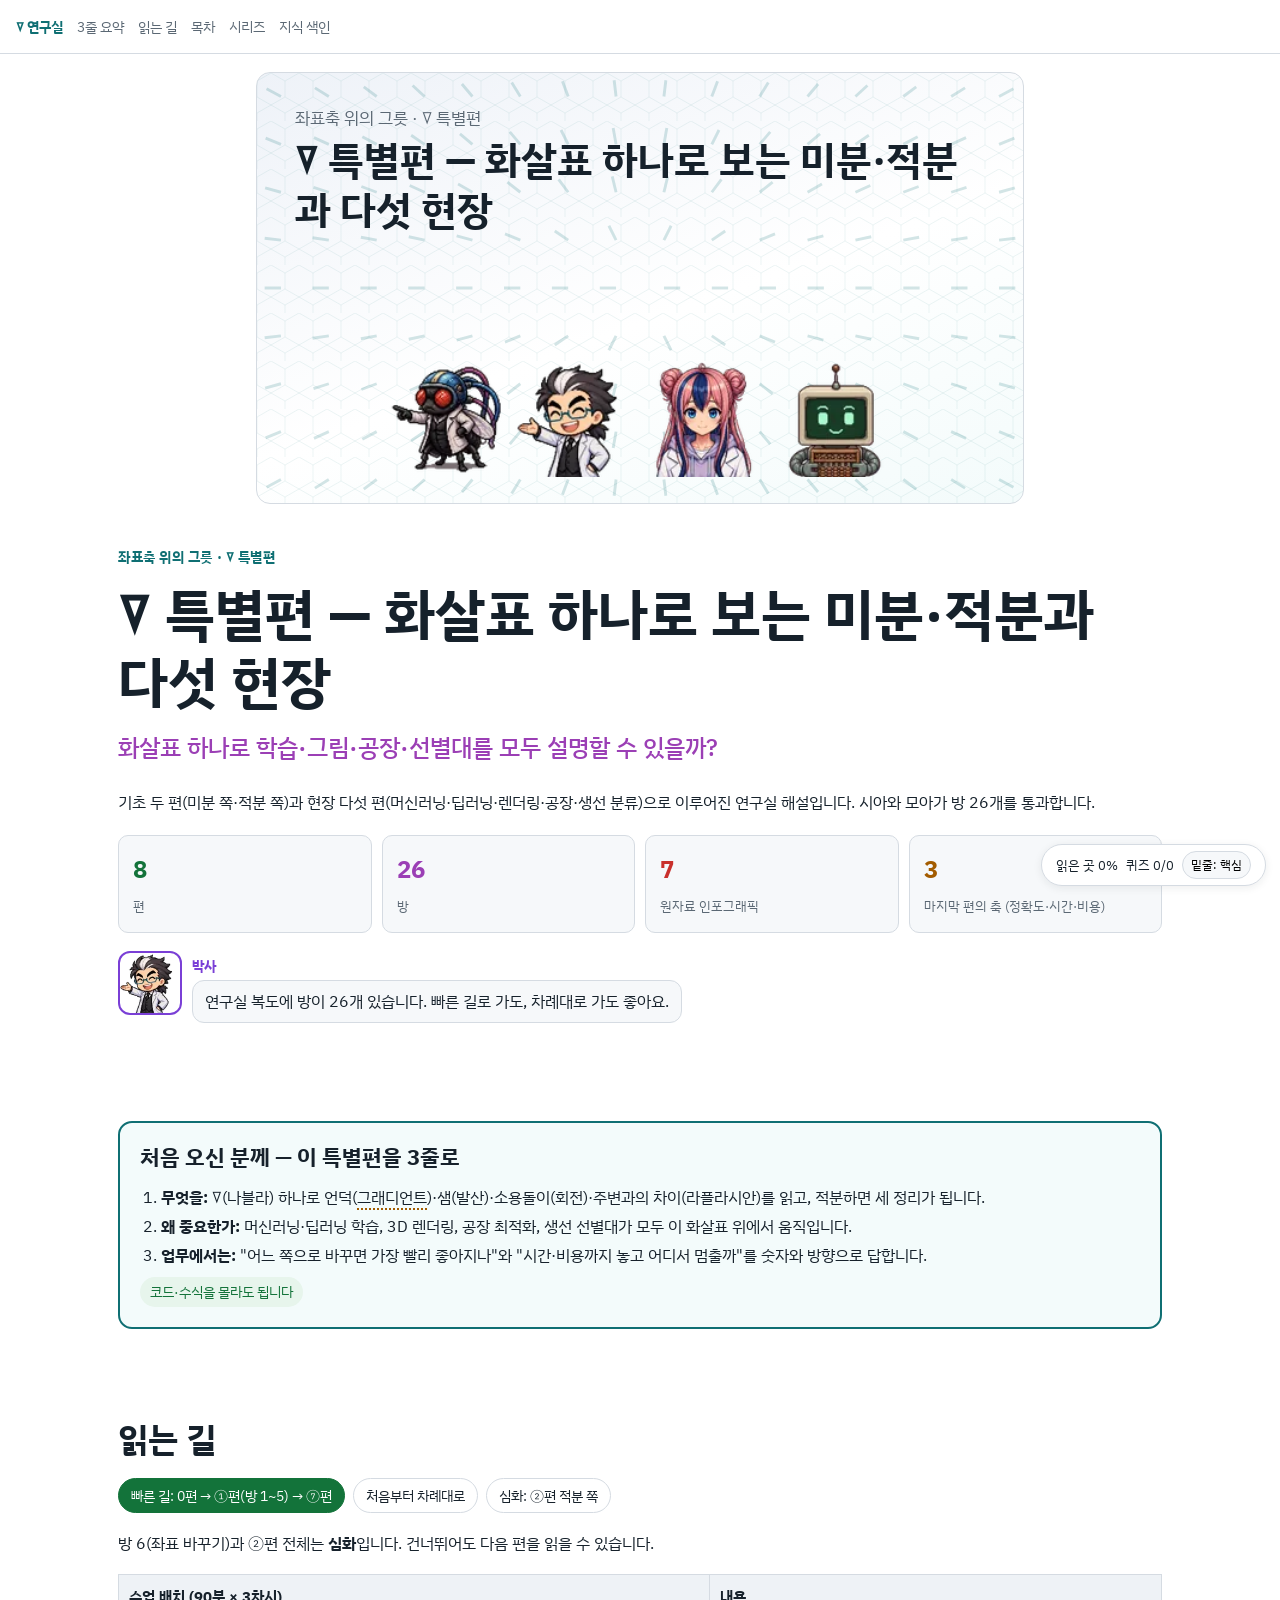
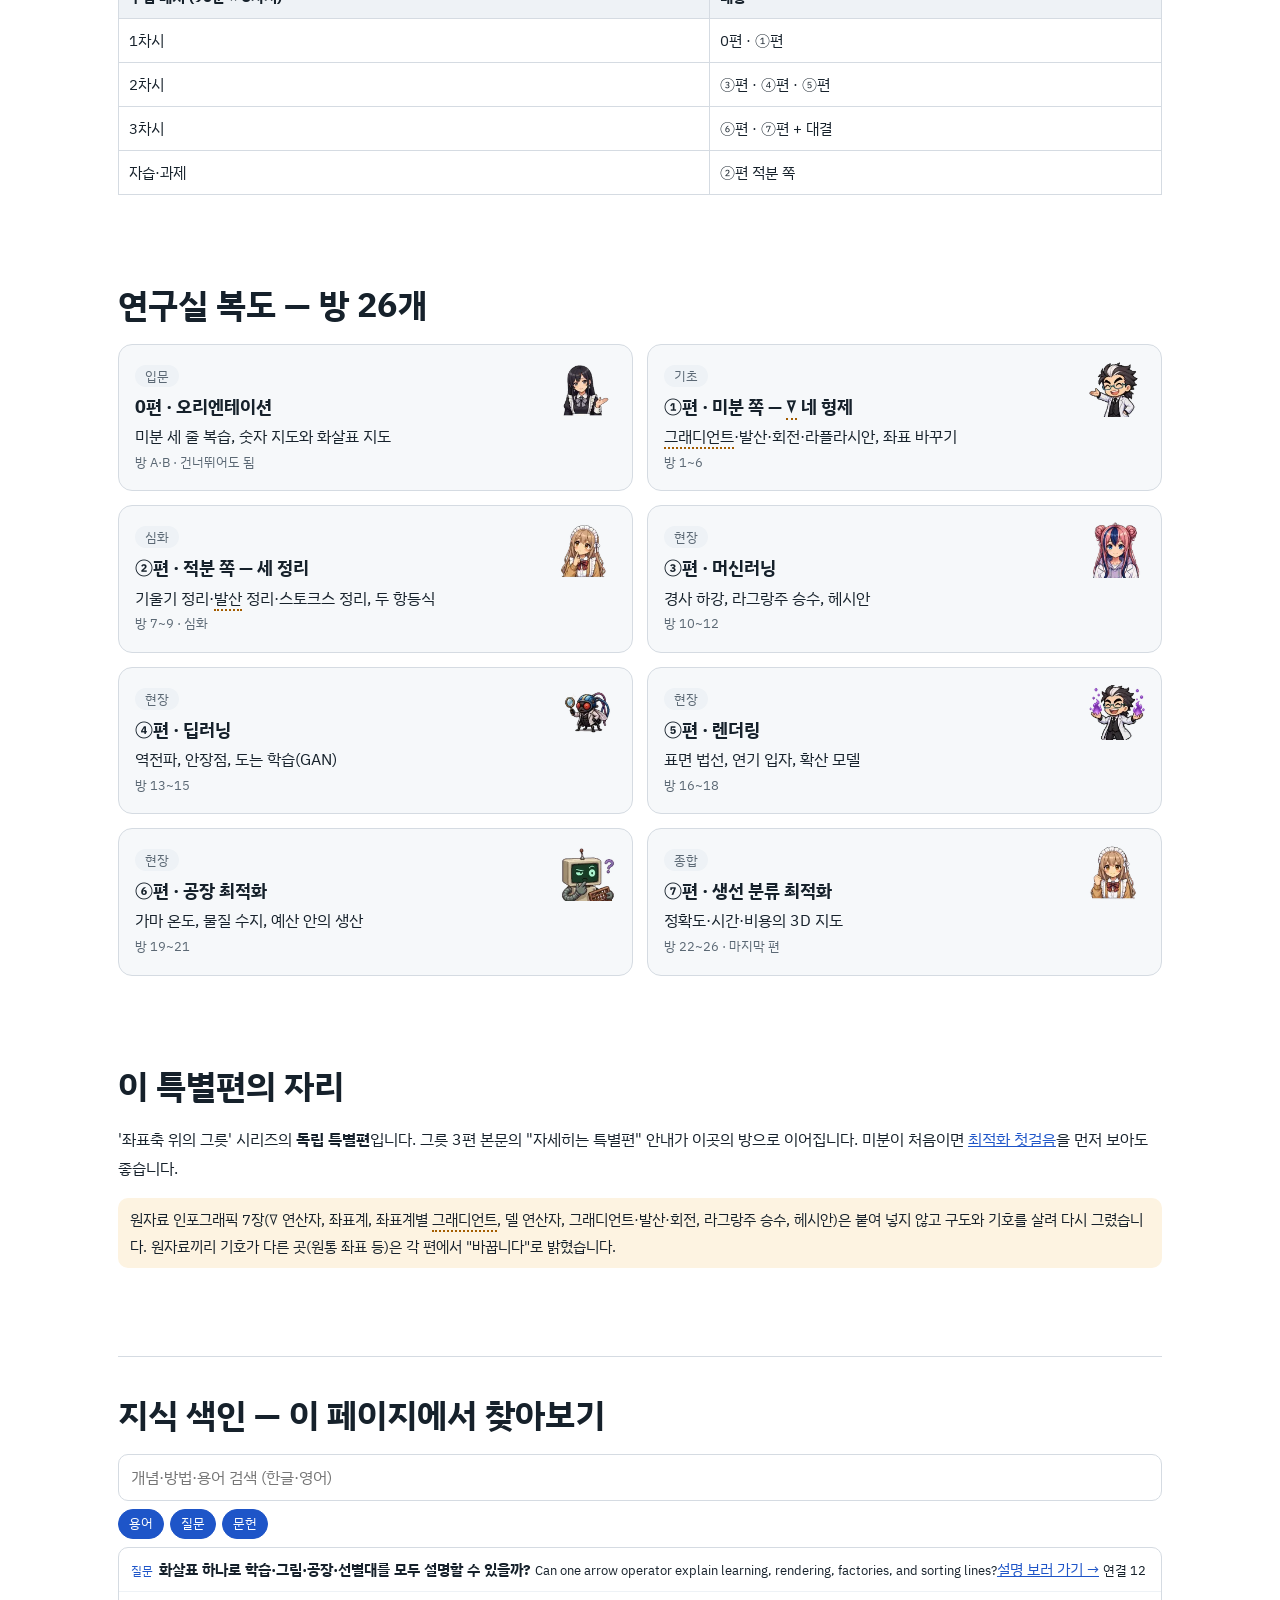
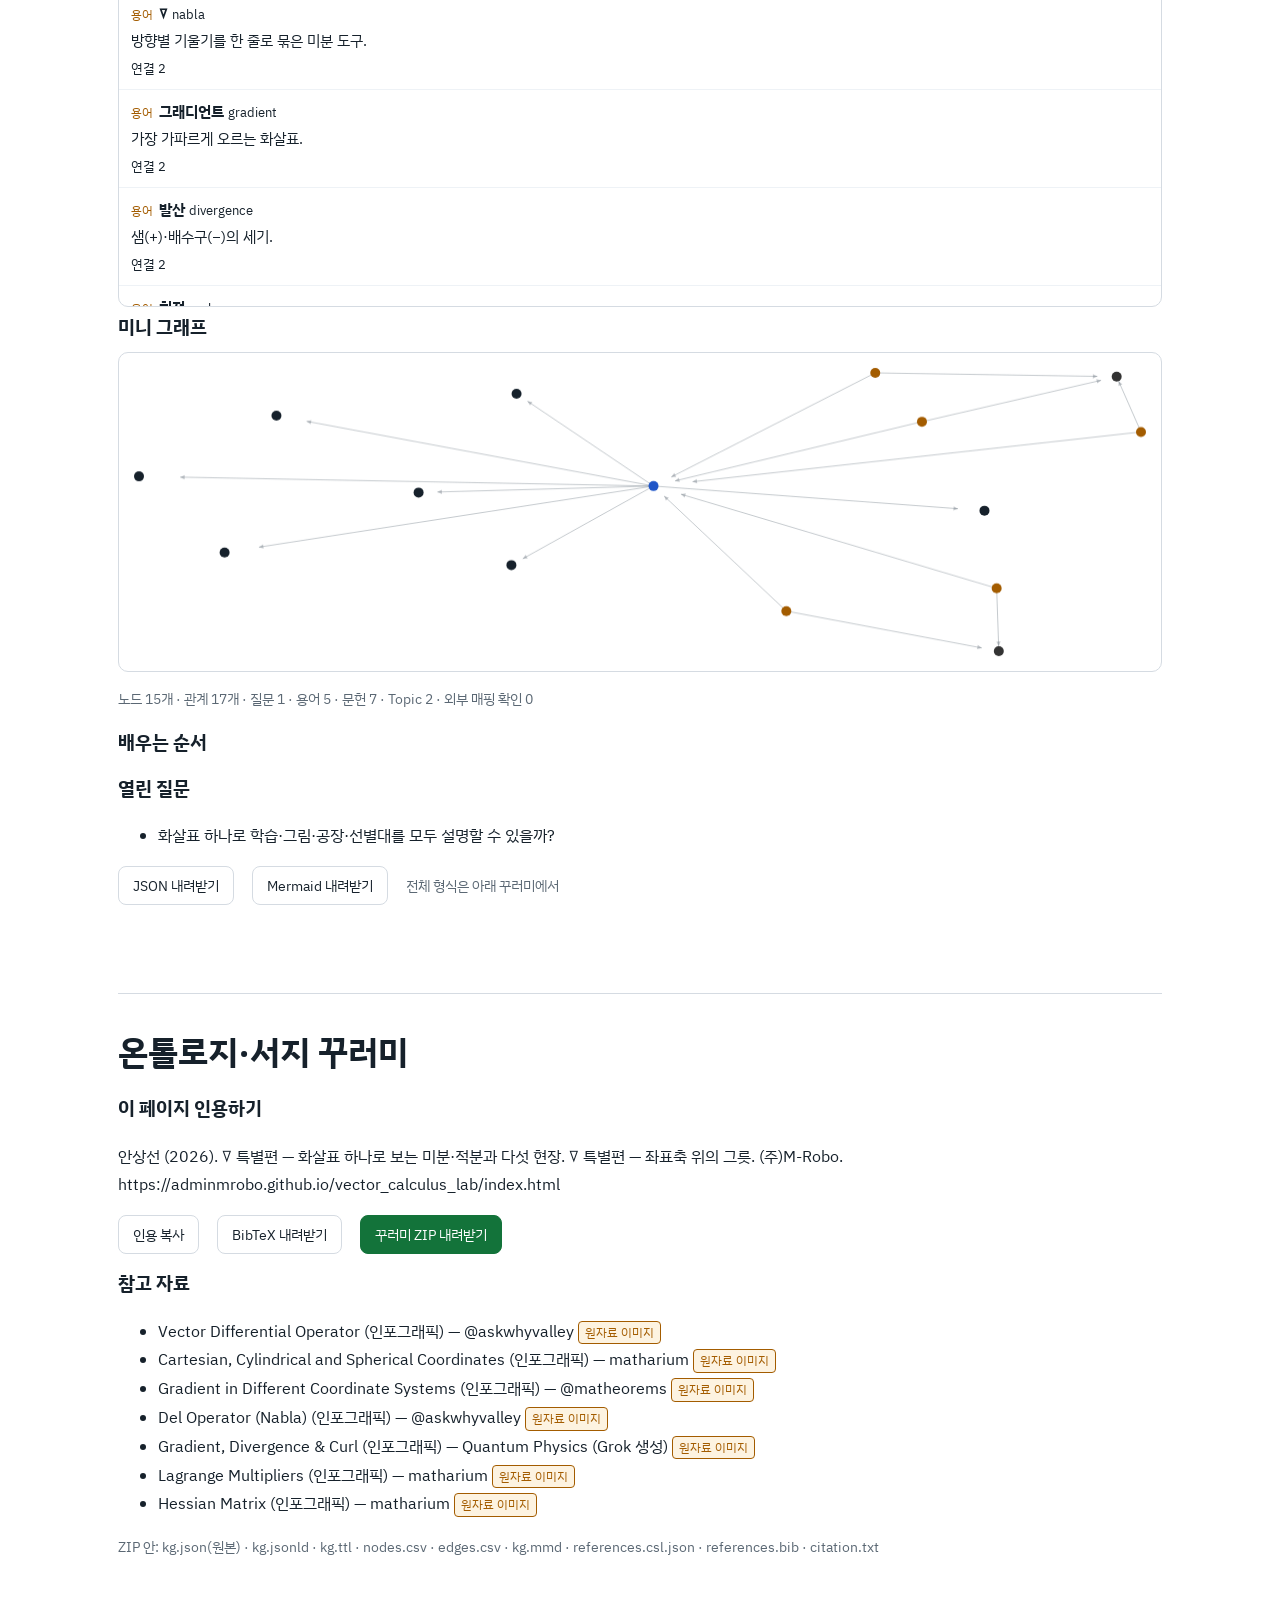
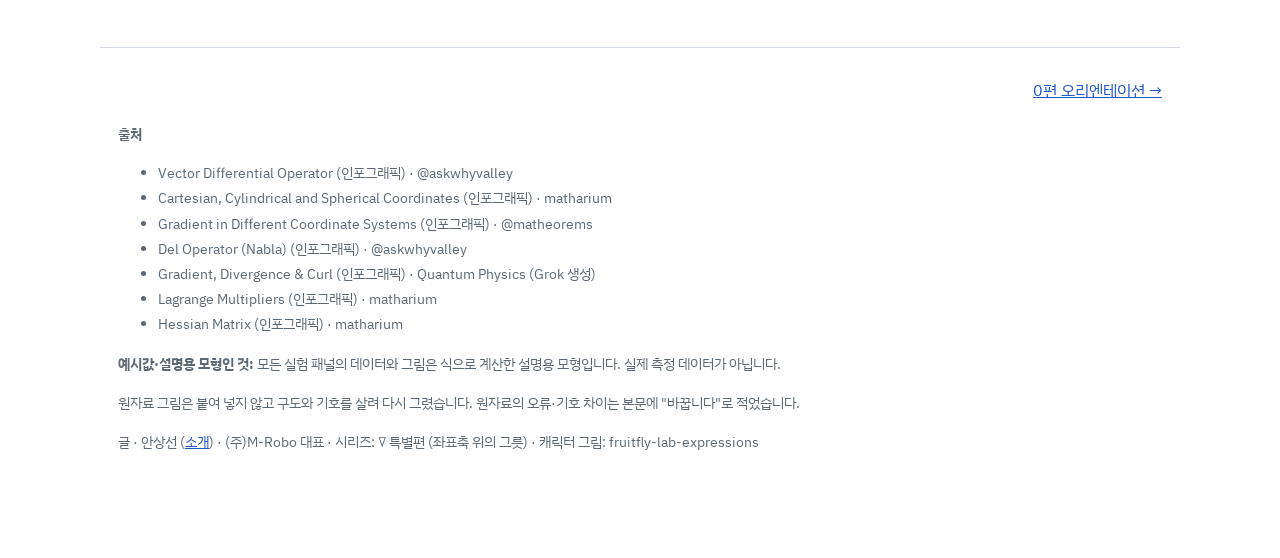
<file: index.html>
<!DOCTYPE html><html lang="ko"><head><meta charset="utf-8"><meta name="viewport" content="width=device-width, initial-scale=1, viewport-fit=cover">
<title>∇ 특별편 — 화살표 하나로 보는 미분·적분과 다섯 현장 · ∇ 특별편</title><meta name="description" content="기초 두 편(미분 쪽·적분 쪽)과 현장 다섯 편(머신러닝·딥러닝·렌더링·공장·생선 분류)으로 이루어진 연구실 해설입니다. 시아와 모아가 방 26개를 통과합니다.">
<meta property="og:title" content="∇ 특별편 — 화살표 하나로 보는 미분·적분과 다섯 현장 · ∇ 특별편"><meta property="og:description" content="화살표 하나로 학습·그림·공장·선별대를 모두 설명할 수 있을까?"><meta property="og:image" content="https://adminmrobo.github.io/vector_calculus_lab/assets/og/index.jpg"><meta property="og:type" content="article">
<link rel="preconnect" href="https://fonts.googleapis.com"><link rel="stylesheet" href="https://fonts.googleapis.com/css2?family=IBM+Plex+Sans+KR:wght@400;500;700&display=swap">
<style>:root{
  --bg:#ffffff; --panel:#f6f8fa; --panel2:#eef2f6; --rule:#d5dbe2;
  --text:#16212b; --muted:#5b6874;
  --stain:#9b3fb5; --gfp:#13733a; --eye:#c9302c; --amber:#a35c00; --info:#1e55c8;
  --stain-soft:#f6ecfa; --gfp-soft:#e7f5ec; --eye-soft:#fcebea; --amber-soft:#fdf3e1; --info-soft:#e6eefb;
  --c-doc:#7a3fd6; --c-asst:#c42a6e; --c-fly:#c93030; --c-robo:#0b7a86; --c-sia:#5a5a6e; --c-moa:#93651a;
  --accent:#0f6f73;
  color-scheme:light;
}
*{box-sizing:border-box}
html{scroll-behavior:smooth;scroll-padding-top:64px}
@media (prefers-reduced-motion:reduce){html{scroll-behavior:auto}}
body{margin:0;background:var(--bg);color:var(--text);font:16px/1.8 "IBM Plex Sans KR","Apple SD Gothic Neo","Malgun Gothic","Noto Sans KR",system-ui,sans-serif;overflow-x:hidden}
h1,h2,h3,p,li,td,th{word-break:keep-all;overflow-wrap:anywhere}
h1{font-size:clamp(32px,5vw,56px);line-height:1.2;margin:.2em 0}
h2{font-size:clamp(24px,3vw,34px);line-height:1.3;margin:0 0 .5em}
h3{font-size:19px;margin:.2em 0 .4em}
a{color:var(--info)}
:focus-visible{outline:3px solid #f2b705;outline-offset:2px}
#prog{position:fixed;top:0;left:0;height:3px;background:var(--gfp);width:0;z-index:60}
nav.top{position:sticky;top:0;z-index:50;height:54px;display:flex;align-items:center;gap:14px;padding:0 16px;background:rgba(255,255,255,.92);backdrop-filter:blur(8px);border-bottom:1px solid var(--rule);overflow-x:auto;white-space:nowrap}
nav.top .logo{font-weight:700;color:var(--accent);text-decoration:none}
nav.top a{font-size:14px;color:var(--muted);text-decoration:none}
nav.top a:hover{color:var(--text)}
main{max-width:1080px;margin:0 auto;padding:0 18px}
section{margin:88px 0}
@media (max-width:760px){section{margin:64px 0}}
.cover{margin:18px auto 0;max-width:1080px;padding:0 18px}
.cover .frame{position:relative;aspect-ratio:16/9;max-height:48vh;margin:0 auto;border:1px solid var(--rule);border-radius:14px;overflow:hidden;background:url("data:image/svg+xml,%3Csvg xmlns='http://www.w3.org/2000/svg' width='28' height='48' viewBox='0 0 28 48'%3E%3Cpath d='M14 0l14 8v16l-14 8L0 24V8z M14 32l14 8v16 M14 32L0 40v16' fill='none' stroke='%230f6f73' stroke-opacity='.08'/%3E%3C/svg%3E"),linear-gradient(160deg,#eef2f8,#ffffff 55%,#f3fbfb)}
.cover .frame svg.bgfield{position:absolute;inset:0;width:100%;height:100%}
.cover .frame .cast4{position:absolute;left:0;right:0;bottom:6%;display:flex;justify-content:center;gap:2%}
.cover .frame .cast4 img{width:15%;max-width:140px;aspect-ratio:1;image-rendering:pixelated}
img[data-who]{image-rendering:pixelated}
.cover .frame .ttl{position:absolute;left:5%;top:7%;right:5%}
.cover .frame .ttl b{display:block;font-size:clamp(18px,3.6vw,40px);line-height:1.25}
.cover .frame .ttl span{font-size:clamp(12px,1.6vw,17px);color:var(--muted)}
.cover .frame img.coverimg{position:absolute;inset:0;width:100%;height:100%;object-fit:cover}
header.hero{position:relative;padding:40px 0 10px}
header.hero .kicker{font-size:14px;font-weight:700;color:var(--accent);letter-spacing:.04em}
header.hero .q{font-size:clamp(18px,2.4vw,24px);color:var(--stain);font-weight:500;margin:.3em 0 .8em}
.kpis{display:grid;grid-template-columns:repeat(4,1fr);gap:10px;margin:18px 0}
.kpi{background:var(--panel);border:1px solid var(--rule);border-radius:10px;padding:12px 14px}
.kpi b{display:block;font-size:24px;font-variant-numeric:tabular-nums}
.kpi span{font-size:13px;color:var(--muted)}
.kpi.g b{color:var(--gfp)}.kpi.m b{color:var(--stain)}.kpi.r b{color:var(--eye)}.kpi.a b{color:var(--amber)}
@media (max-width:860px){.kpis{grid-template-columns:repeat(2,1fr)}}
.three{border:2px solid var(--accent);border-radius:14px;padding:20px;background:#f3fbfb}
.three h2{font-size:22px}
.three ol{margin:0;padding-left:1.3em}
.three .nocode{display:inline-block;margin-top:8px;font-size:14px;background:var(--gfp-soft);color:var(--gfp);padding:2px 10px;border-radius:99px}
details{border:1px solid var(--rule);border-radius:10px;padding:10px 14px;margin:12px 0;background:var(--bg)}
details summary{cursor:pointer;font-weight:500}
.steps{display:grid;grid-template-columns:repeat(3,1fr);gap:14px}
.steps>div,.card{background:var(--panel);border:1px solid var(--rule);border-radius:12px;padding:16px 18px}
.steps b.n{display:inline-grid;place-items:center;width:28px;height:28px;border-radius:50%;background:var(--accent);color:#fff;font-size:14px;margin-right:6px}
@media (max-width:860px){.steps{grid-template-columns:1fr}}
.cast{display:grid;grid-template-columns:repeat(3,1fr);gap:12px}
.cast .c{display:flex;gap:12px;align-items:center;background:var(--panel);border:1px solid var(--rule);border-radius:12px;padding:10px 12px}
.cast .c img{width:64px;height:64px;flex:none}
.cast .c b{display:block}
.cast .c span{font-size:14px;color:var(--muted);line-height:1.5}
@media (max-width:860px){.cast{grid-template-columns:repeat(2,1fr)}}
@media (max-width:520px){.cast{grid-template-columns:1fr}}
.big{display:grid;grid-template-columns:repeat(4,1fr);gap:10px}
.big>div{background:var(--panel);border:1px solid var(--rule);border-radius:12px;padding:12px 14px;position:relative}
.big>div b{display:block;color:var(--accent)}
.big>div:not(:last-child)::after{content:"→";position:absolute;right:-12px;top:40%;color:var(--muted)}
@media (max-width:860px){.big{grid-template-columns:repeat(2,1fr)}.big>div::after{display:none}}
.route{display:flex;flex-wrap:wrap;gap:8px;margin:10px 0}
.route a,.chip{display:inline-block;padding:4px 12px;border-radius:99px;border:1px solid var(--rule);background:var(--bg);font-size:14px;text-decoration:none;color:var(--text)}
.route a.fast{background:var(--gfp);color:#fff;border-color:var(--gfp)}
.level{border-top:1px solid var(--rule);padding-top:36px}
.lvhead{display:flex;gap:14px;align-items:center;flex-wrap:wrap}
.hex{width:52px;height:58px;flex:none;display:grid;place-items:center;background:var(--accent);color:#fff;font-weight:700;clip-path:polygon(50% 0,100% 25%,100% 75%,50% 100%,0 75%,0 25%)}
.tags{display:flex;gap:6px;flex-wrap:wrap}
.tag{font-size:13px;padding:2px 10px;border-radius:99px;background:var(--panel2);color:var(--muted)}
.tag.m{background:var(--info-soft);color:var(--info)}.tag.d{background:var(--eye-soft);color:var(--eye)}.tag.s{background:var(--amber-soft);color:var(--amber)}.tag.deep{background:var(--stain-soft);color:var(--stain)}
.duo{display:grid;grid-template-columns:1fr 1fr;gap:16px;margin:18px 0}
@media (max-width:860px){.duo{grid-template-columns:1fr}}
.whybox{background:var(--gfp-soft);border:1px solid #bfe3cb;border-radius:12px;padding:20px}
.whybox h3{color:var(--gfp)}
.whybox .easy{margin-top:10px;padding:8px 12px;border-radius:8px;background:#fff;border-left:4px solid var(--gfp)}
.mathbox{background:var(--stain-soft);border:1px solid #e5cdef;border-radius:12px;padding:20px}
.mathbox h3{color:var(--stain)}
.mathbox .asq{display:flex;gap:10px;align-items:flex-start;margin-bottom:8px}
.mathbox .asq img{width:52px;height:52px;flex:none}
.mathbox table{width:100%;border-collapse:collapse;font-size:15px;margin:8px 0;background:#fff}
.mathbox td,.mathbox th{border:1px solid #e5cdef;padding:6px 8px;text-align:left;vertical-align:top}
.mathbox .num{background:#fff;border-radius:8px;padding:10px 12px;margin:8px 0;font-variant-numeric:tabular-nums}
.mathbox .school{font-size:14px;color:var(--stain)}
.pair{display:grid;grid-template-columns:1fr 1fr;gap:12px;margin:16px 0}
.pair>div{border-radius:12px;padding:14px 16px;border:1px solid var(--rule)}
.pair .fly{background:var(--eye-soft)}.pair .nn{background:var(--info-soft)}
.pair b{display:block;margin-bottom:4px}
.pair .fly b{color:var(--eye)}.pair .nn b{color:var(--info)}
@media (max-width:760px){.pair{grid-template-columns:1fr}}
.talk{display:grid;gap:8px;margin:16px 0}
.say{display:flex;gap:10px;align-items:flex-start}
.say img.who{width:64px;height:64px;flex:none;border:2px solid var(--rule);border-radius:12px;background:#fff}
.say .name{font-size:14px}
.say p{margin:0;background:var(--panel);border:1px solid var(--rule);border-radius:12px;padding:8px 12px;line-height:1.6}
@media (max-width:520px){.say img.who{width:52px;height:52px}}
.say[data-who=doc] img{border-color:var(--c-doc)}.say[data-who=doc] .name{color:var(--c-doc)}
.say[data-who=asst] img{border-color:var(--c-asst)}.say[data-who=asst] .name{color:var(--c-asst)}
.say[data-who=fly] img{border-color:var(--c-fly)}.say[data-who=fly] .name{color:var(--c-fly)}
.say[data-who=robo] img{border-color:var(--c-robo)}.say[data-who=robo] .name{color:var(--c-robo)}
.say[data-who=sia] img{border-color:var(--c-sia)}.say[data-who=sia] .name{color:var(--c-sia)}
.say[data-who=moa] img{border-color:var(--c-moa)}.say[data-who=moa] .name{color:var(--c-moa)}
.panel{background:var(--panel);border:1px solid var(--rule);border-radius:14px;padding:16px;margin:16px 0}
.panel .ptitle{font-weight:700;color:var(--info);margin-bottom:8px}
.panel canvas{display:block;width:100%;background:#fff;border:1px solid var(--rule);border-radius:10px;touch-action:pan-y}
.panel svg{display:block;width:100%;height:auto;background:#fff;border:1px solid var(--rule);border-radius:10px}
.ctrl{display:flex;flex-wrap:wrap;gap:10px 18px;align-items:center;margin:12px 0}
.ctrl .group{display:flex;gap:8px;align-items:center;flex-wrap:wrap}
.glabel{font-size:14px;color:var(--muted)}
.bt{font:inherit;font-size:14px;padding:6px 14px;border-radius:8px;border:1px solid var(--rule);background:#fff;color:var(--text);cursor:pointer}
.bt.primary,.bt[aria-pressed=true]{background:var(--gfp);border-color:var(--gfp);color:#fff}
.val{font-variant-numeric:tabular-nums;font-weight:700;min-width:3em;display:inline-block}
input[type=range]{width:160px;accent-color:var(--gfp)}
.readout{background:#fff;border:1px solid var(--rule);border-radius:10px;padding:10px 12px;font-variant-numeric:tabular-nums;margin-top:10px}
.eq{font-variant-numeric:tabular-nums;background:#fff;border:1px dashed var(--rule);border-radius:8px;padding:8px 12px;margin:8px 0;overflow-x:auto}
.eq b{color:var(--gfp)}.eq em{color:var(--stain);font-style:normal}.eq i{color:var(--amber);font-style:normal}
.explain{background:var(--amber-soft);border-left:4px solid var(--amber);border-radius:10px;padding:14px 18px;margin:16px 0}
.explain h3{color:var(--amber);font-size:17px}
.explain p{margin:.3em 0}
.lim{margin-top:10px;padding-top:10px;border-top:1px dashed #e8cf9f}
.bridge{border-radius:12px;padding:14px 16px;margin:12px 0}
.bridge.gen{background:var(--info-soft)}.bridge.gen b{color:var(--info)}
.bridge.field{background:var(--eye-soft)}.bridge.field b{color:var(--eye)}
.codefold summary{color:var(--muted)}
.codefold code{display:block;background:var(--panel);padding:8px 10px;border-radius:6px;white-space:pre-wrap;font-size:14px}
.quiz{background:var(--info-soft);border-radius:12px;padding:14px 16px;margin:16px 0}
.quiz .qq{font-weight:700;color:var(--info)}
.quiz .opts{display:flex;flex-wrap:wrap;gap:8px;margin:8px 0}
.quiz .opts .bt.ok{background:var(--gfp);color:#fff;border-color:var(--gfp)}
.quiz .opts .bt.no{background:var(--eye-soft);border-color:var(--eye);color:var(--eye)}
.quiz .fb{min-height:1.4em}
.tw{overflow-x:auto}
table.tb{border-collapse:collapse;width:100%;min-width:0;font-size:15px}
table.tb th,table.tb td{border:1px solid var(--rule);padding:8px 10px;text-align:left;vertical-align:top}
table.tb th{background:var(--panel2)}
.duel{background:var(--panel);border:1px solid var(--rule);border-radius:14px;padding:18px}
.duel .vs{display:grid;grid-template-columns:1fr auto 1fr;gap:12px;align-items:center}
.duel .side{background:#fff;border:1px solid var(--rule);border-radius:12px;padding:12px;text-align:center}
.duel .side img{width:96px;height:96px}
.duel .vsmark{font-weight:700;font-size:28px;color:var(--eye)}
.duel .bars{display:grid;gap:8px;margin:12px 0}
.duel .bar{display:grid;grid-template-columns:7em 1fr 6em;gap:8px;align-items:center}
.duel .bar .track{height:18px;background:#fff;border:1px solid var(--rule);border-radius:9px;overflow:hidden}
.duel .bar .fill{height:100%}
.duel .result{display:none}
.duel.open .result{display:block}
@media (max-width:520px){.duel .vs{grid-template-columns:1fr}.duel .vsmark{text-align:center}}
.stamp{display:inline-block;font-size:12px;color:var(--amber);border:1px solid var(--amber);border-radius:4px;padding:0 6px;background:var(--amber-soft)}
.jt{border-bottom:2px dotted var(--amber);cursor:help}
#tip{position:absolute;z-index:70;max-width:300px;background:#fff;border:1px solid var(--rule);border-radius:10px;padding:10px 12px;box-shadow:0 4px 16px rgba(22,33,43,.12);font-size:14px;line-height:1.6;display:none}
#tip b{color:var(--amber)}
#study{position:fixed;right:14px;bottom:14px;z-index:55;background:#fff;border:1px solid var(--rule);border-radius:99px;padding:6px 14px;font-size:13px;box-shadow:0 2px 8px rgba(22,33,43,.08);display:flex;gap:8px;align-items:center}
#study button{font:inherit;font-size:12px;border:1px solid var(--rule);background:var(--panel);border-radius:99px;padding:2px 8px;cursor:pointer}
@media (max-width:520px){#study{left:8px;right:8px;justify-content:center}}
.kg .chips{display:flex;flex-wrap:wrap;gap:6px;margin:8px 0}
.kg .chips button{font:inherit;font-size:13px;border:1px solid var(--rule);border-radius:99px;padding:2px 10px;background:#fff;cursor:pointer}
.kg .chips button[aria-pressed=true]{background:var(--info);color:#fff;border-color:var(--info)}
.kg input[type=search]{font:inherit;width:100%;padding:8px 12px;border:1px solid var(--rule);border-radius:10px}
.kg .list{max-height:360px;overflow:auto;border:1px solid var(--rule);border-radius:10px;margin-top:8px}
.kg .item{padding:8px 12px;border-bottom:1px solid var(--panel2);font-size:15px}
.kg .item .k{font-size:12px;color:var(--info);margin-right:6px}
.kg .item.hl{background:var(--amber-soft)}
.kg canvas{display:block;width:100%;height:320px;border:1px solid var(--rule);border-radius:10px}
.flowchips{display:flex;flex-wrap:wrap;gap:6px;align-items:center}
.flowchips span{background:var(--gfp-soft);color:var(--gfp);border-radius:99px;padding:2px 10px;font-size:13px}
footer{border-top:1px solid var(--rule);margin-top:80px;padding:28px 18px 90px;max-width:1080px;margin-left:auto;margin-right:auto;font-size:14px;color:var(--muted)}
footer .nextprev{display:flex;justify-content:space-between;gap:10px;flex-wrap:wrap;margin-bottom:16px}
footer .nextprev a{font-size:16px}
.toc{display:grid;grid-template-columns:repeat(2,1fr);gap:14px}
.toc a.room{display:block;text-decoration:none;color:var(--text);background:var(--panel);border:1px solid var(--rule);border-radius:14px;padding:16px}
.toc a.room b{display:block;font-size:18px}
.toc a.room .meta{font-size:13px;color:var(--muted)}
.toc a.room img{width:56px;height:56px;float:right}
@media (max-width:760px){.toc{grid-template-columns:1fr}}
.skip{display:inline-block;margin:6px 0;padding:6px 14px;border-radius:99px;background:var(--info);color:#fff;text-decoration:none}
.deepnote{background:var(--stain-soft);color:var(--stain);border-radius:10px;padding:8px 12px;font-size:15px}
.fix{background:var(--amber-soft);border-radius:10px;padding:8px 12px;font-size:15px;margin:8px 0}

.sayfirst{background:#fff;border-left:4px solid var(--stain);border-radius:8px;padding:8px 12px;margin:8px 0}
.sayfirst b{color:var(--stain)}
#aicheck details{background:var(--amber-soft)}
.eqfold{background:#fff;border-color:#e5cdef}
.eqfold summary{color:var(--stain)}
/* 연구실 확장 2차: 숫자는 번호 단계로, 식으로 푼 숫자는 접기 안으로 */
body{line-height:1.8}
.mathbox .num ol{margin:6px 0 0;padding-left:22px;display:flex;flex-direction:column;gap:6px}
.eqfold .numx{font-size:14px;margin:6px 0 0}
</style>
<script type="application/json" id="kg-raw">{"version": "1.0", "page": "index", "nodes": [{"id": "lab:question/index-core", "type": "Question", "label": {"ko": "화살표 하나로 학습·그림·공장·선별대를 모두 설명할 수 있을까?", "en": "Can one arrow operator explain learning, rendering, factories, and sorting lines?"}, "page": "index", "domain": ["math"], "status": "known", "confidence": "high", "anchor": "#first", "family": "optimization"}, {"id": "lab:term/nabla", "type": "Term", "label": {"ko": "∇", "en": "nabla"}, "page": "index", "domain": ["math"], "status": "known", "confidence": "high", "definition": {"ko": "방향별 기울기를 한 줄로 묶은 미분 도구."}, "family": "optimization"}, {"id": "lab:term/gradient", "type": "Term", "label": {"ko": "그래디언트", "en": "gradient"}, "page": "index", "domain": ["math"], "status": "known", "confidence": "high", "definition": {"ko": "가장 가파르게 오르는 화살표."}, "family": "optimization"}, {"id": "lab:term/divergence", "type": "Term", "label": {"ko": "발산", "en": "divergence"}, "page": "index", "domain": ["math"], "status": "known", "confidence": "high", "definition": {"ko": "샘(+)·배수구(−)의 세기."}, "family": "optimization"}, {"id": "lab:term/curl", "type": "Term", "label": {"ko": "회전", "en": "curl"}, "page": "index", "domain": ["math"], "status": "known", "confidence": "high", "definition": {"ko": "그 자리에서 도는 빠르기."}, "family": "optimization"}, {"id": "lab:term/laplacian", "type": "Term", "label": {"ko": "라플라시안", "en": "laplacian"}, "page": "index", "domain": ["math"], "status": "known", "confidence": "high", "definition": {"ko": "주변 평균과의 차이."}, "family": "optimization"}, {"id": "lab:work/src1", "type": "Work", "label": {"ko": "Vector Differential Operator (인포그래픽)", "en": "Vector Differential Operator (인포그래픽)"}, "page": "index", "domain": ["ai"], "status": "known", "confidence": "high", "family": "optimization"}, {"id": "lab:work/src2", "type": "Work", "label": {"ko": "Cartesian, Cylindrical and Spherical Coordinates (인포그래픽)", "en": "Cartesian, Cylindrical and Spherical Coordinates (인포그래픽)"}, "page": "index", "domain": ["ai"], "status": "known", "confidence": "high", "family": "optimization"}, {"id": "lab:work/src3", "type": "Work", "label": {"ko": "Gradient in Different Coordinate Systems (인포그래픽)", "en": "Gradient in Different Coordinate Systems (인포그래픽)"}, "page": "index", "domain": ["ai"], "status": "known", "confidence": "high", "family": "optimization"}, {"id": "lab:work/src4", "type": "Work", "label": {"ko": "Del Operator (Nabla) (인포그래픽)", "en": "Del Operator (Nabla) (인포그래픽)"}, "page": "index", "domain": ["ai"], "status": "known", "confidence": "high", "family": "optimization"}, {"id": "lab:work/src5", "type": "Work", "label": {"ko": "Gradient, Divergence & Curl (인포그래픽)", "en": "Gradient, Divergence & Curl (인포그래픽)"}, "page": "index", "domain": ["ai"], "status": "known", "confidence": "high", "family": "optimization"}, {"id": "lab:work/src6", "type": "Work", "label": {"ko": "Lagrange Multipliers (인포그래픽)", "en": "Lagrange Multipliers (인포그래픽)"}, "page": "index", "domain": ["ai"], "status": "known", "confidence": "high", "family": "optimization"}, {"id": "lab:work/src7", "type": "Work", "label": {"ko": "Hessian Matrix (인포그래픽)", "en": "Hessian Matrix (인포그래픽)"}, "page": "index", "domain": ["ai"], "status": "known", "confidence": "high", "family": "optimization"}, {"id": "lab:topic/divergence-curl", "type": "Topic", "label": {"ko": "발산과 회전", "en": "Divergence and curl"}, "page": "index", "anchor": "#kg", "domain": ["math"], "status": "known", "confidence": "high", "level": 2, "via": "rehang-2026-11-24"}, {"id": "lab:topic/gradient", "type": "Topic", "label": {"ko": "그래디언트(∇)", "en": "Gradient (nabla)"}, "page": "index", "anchor": "#kg", "domain": ["math"], "status": "known", "confidence": "high", "level": 2, "via": "rehang-2026-11-24"}], "edges": [{"s": "lab:term/nabla", "p": "lab:relatedTo", "o": "lab:question/index-core", "anchor": "#first", "confidence": "high"}, {"s": "lab:term/gradient", "p": "lab:relatedTo", "o": "lab:question/index-core", "anchor": "#first", "confidence": "high"}, {"s": "lab:term/divergence", "p": "lab:relatedTo", "o": "lab:question/index-core", "anchor": "#first", "confidence": "high"}, {"s": "lab:term/curl", "p": "lab:relatedTo", "o": "lab:question/index-core", "anchor": "#first", "confidence": "high"}, {"s": "lab:term/laplacian", "p": "lab:relatedTo", "o": "lab:question/index-core", "anchor": "#first", "confidence": "high"}, {"s": "lab:question/index-core", "p": "lab:relatedTo", "o": "lab:work/src1", "anchor": "#export", "confidence": "high"}, {"s": "lab:question/index-core", "p": "lab:relatedTo", "o": "lab:work/src2", "anchor": "#export", "confidence": "high"}, {"s": "lab:question/index-core", "p": "lab:relatedTo", "o": "lab:work/src3", "anchor": "#export", "confidence": "high"}, {"s": "lab:question/index-core", "p": "lab:relatedTo", "o": "lab:work/src4", "anchor": "#export", "confidence": "high"}, {"s": "lab:question/index-core", "p": "lab:relatedTo", "o": "lab:work/src5", "anchor": "#export", "confidence": "high"}, {"s": "lab:question/index-core", "p": "lab:relatedTo", "o": "lab:work/src6", "anchor": "#export", "confidence": "high"}, {"s": "lab:question/index-core", "p": "lab:relatedTo", "o": "lab:work/src7", "anchor": "#export", "confidence": "high"}, {"s": "lab:term/curl", "p": "lab:broader", "o": "lab:topic/divergence-curl", "anchor": "", "confidence": "high", "via": "rehang-2026-11-24"}, {"s": "lab:term/divergence", "p": "lab:broader", "o": "lab:topic/divergence-curl", "anchor": "", "confidence": "high", "via": "rehang-2026-11-24"}, {"s": "lab:term/gradient", "p": "lab:broader", "o": "lab:topic/gradient", "anchor": "", "confidence": "high", "via": "rehang-2026-11-24"}, {"s": "lab:term/laplacian", "p": "lab:broader", "o": "lab:topic/divergence-curl", "anchor": "", "confidence": "high", "via": "rehang-2026-11-24"}, {"s": "lab:term/nabla", "p": "lab:broader", "o": "lab:topic/gradient", "anchor": "", "confidence": "high", "via": "rehang-2026-11-24"}]}</script>
<script type="application/ld+json" id="kg-ld">{"@context": {"skos": "http://www.w3.org/2004/02/skos/core#", "schema": "https://schema.org/", "dct": "http://purl.org/dc/terms/", "prov": "http://www.w3.org/ns/prov#", "lab": "urn:lab:"}, "@graph": [{"@id": "urn:lab:question/index-core", "@type": "skos:Concept", "lab:type": "Question", "skos:prefLabel": [{"@value": "화살표 하나로 학습·그림·공장·선별대를 모두 설명할 수 있을까?", "@language": "ko"}, {"@value": "Can one arrow operator explain learning, rendering, factories, and sorting lines?", "@language": "en"}]}, {"@id": "urn:lab:term/nabla", "@type": "skos:Concept", "lab:type": "Term", "skos:prefLabel": [{"@value": "∇", "@language": "ko"}, {"@value": "nabla", "@language": "en"}]}, {"@id": "urn:lab:term/gradient", "@type": "skos:Concept", "lab:type": "Term", "skos:prefLabel": [{"@value": "그래디언트", "@language": "ko"}, {"@value": "gradient", "@language": "en"}]}, {"@id": "urn:lab:term/divergence", "@type": "skos:Concept", "lab:type": "Term", "skos:prefLabel": [{"@value": "발산", "@language": "ko"}, {"@value": "divergence", "@language": "en"}]}, {"@id": "urn:lab:term/curl", "@type": "skos:Concept", "lab:type": "Term", "skos:prefLabel": [{"@value": "회전", "@language": "ko"}, {"@value": "curl", "@language": "en"}]}, {"@id": "urn:lab:term/laplacian", "@type": "skos:Concept", "lab:type": "Term", "skos:prefLabel": [{"@value": "라플라시안", "@language": "ko"}, {"@value": "laplacian", "@language": "en"}]}, {"@id": "urn:lab:work/src1", "@type": "schema:CreativeWork", "lab:type": "Work", "skos:prefLabel": [{"@value": "Vector Differential Operator (인포그래픽)", "@language": "ko"}, {"@value": "Vector Differential Operator (인포그래픽)", "@language": "en"}]}, {"@id": "urn:lab:work/src2", "@type": "schema:CreativeWork", "lab:type": "Work", "skos:prefLabel": [{"@value": "Cartesian, Cylindrical and Spherical Coordinates (인포그래픽)", "@language": "ko"}, {"@value": "Cartesian, Cylindrical and Spherical Coordinates (인포그래픽)", "@language": "en"}]}, {"@id": "urn:lab:work/src3", "@type": "schema:CreativeWork", "lab:type": "Work", "skos:prefLabel": [{"@value": "Gradient in Different Coordinate Systems (인포그래픽)", "@language": "ko"}, {"@value": "Gradient in Different Coordinate Systems (인포그래픽)", "@language": "en"}]}, {"@id": "urn:lab:work/src4", "@type": "schema:CreativeWork", "lab:type": "Work", "skos:prefLabel": [{"@value": "Del Operator (Nabla) (인포그래픽)", "@language": "ko"}, {"@value": "Del Operator (Nabla) (인포그래픽)", "@language": "en"}]}, {"@id": "urn:lab:work/src5", "@type": "schema:CreativeWork", "lab:type": "Work", "skos:prefLabel": [{"@value": "Gradient, Divergence & Curl (인포그래픽)", "@language": "ko"}, {"@value": "Gradient, Divergence & Curl (인포그래픽)", "@language": "en"}]}, {"@id": "urn:lab:work/src6", "@type": "schema:CreativeWork", "lab:type": "Work", "skos:prefLabel": [{"@value": "Lagrange Multipliers (인포그래픽)", "@language": "ko"}, {"@value": "Lagrange Multipliers (인포그래픽)", "@language": "en"}]}, {"@id": "urn:lab:work/src7", "@type": "schema:CreativeWork", "lab:type": "Work", "skos:prefLabel": [{"@value": "Hessian Matrix (인포그래픽)", "@language": "ko"}, {"@value": "Hessian Matrix (인포그래픽)", "@language": "en"}]}, {"@id": "lab:topic/divergence-curl", "@type": ["skos:Concept", "lab:Topic"], "lab:via": "rehang-2026-11-24", "skos:prefLabel": [{"@value": "발산과 회전", "@language": "ko"}, {"@value": "Divergence and curl", "@language": "en"}]}, {"@id": "lab:topic/gradient", "@type": ["skos:Concept", "lab:Topic"], "lab:via": "rehang-2026-11-24", "skos:prefLabel": [{"@value": "그래디언트(∇)", "@language": "ko"}, {"@value": "Gradient (nabla)", "@language": "en"}]}]}</script>
<script type="application/json" id="refs-csl">[{"id": "src1", "type": "graphic", "title": "Vector Differential Operator (인포그래픽)", "publisher": "@askwhyvalley", "author": [{"literal": "@askwhyvalley"}], "URL": "", "issued": {"date-parts": [[2026]]}, "note": ""}, {"id": "src2", "type": "graphic", "title": "Cartesian, Cylindrical and Spherical Coordinates (인포그래픽)", "publisher": "matharium", "author": [{"literal": "matharium"}], "URL": "", "issued": {"date-parts": [[2026]]}, "note": ""}, {"id": "src3", "type": "graphic", "title": "Gradient in Different Coordinate Systems (인포그래픽)", "publisher": "@matheorems", "author": [{"literal": "@matheorems"}], "URL": "", "issued": {"date-parts": [[2026]]}, "note": ""}, {"id": "src4", "type": "graphic", "title": "Del Operator (Nabla) (인포그래픽)", "publisher": "@askwhyvalley", "author": [{"literal": "@askwhyvalley"}], "URL": "", "issued": {"date-parts": [[2026]]}, "note": ""}, {"id": "src5", "type": "graphic", "title": "Gradient, Divergence & Curl (인포그래픽)", "publisher": "Quantum Physics (Grok 생성)", "author": [{"literal": "Quantum Physics (Grok 생성)"}], "URL": "", "issued": {"date-parts": [[2026]]}, "note": ""}, {"id": "src6", "type": "graphic", "title": "Lagrange Multipliers (인포그래픽)", "publisher": "matharium", "author": [{"literal": "matharium"}], "URL": "", "issued": {"date-parts": [[2026]]}, "note": ""}, {"id": "src7", "type": "graphic", "title": "Hessian Matrix (인포그래픽)", "publisher": "matharium", "author": [{"literal": "matharium"}], "URL": "", "issued": {"date-parts": [[2026]]}, "note": ""}]</script>
<!-- px-fix v1 --><style id="px-fix">img{image-rendering:auto!important}</style><script id="px-fix-js">(function(){var R=window.ResizeObserver;function f(i){var n=i.naturalWidth,w=i.getBoundingClientRect().width;if(!n||!w)return;var s=w*(window.devicePixelRatio||1)/n;i.style.setProperty("image-rendering",s>=1.95?"pixelated":"auto","important")}var ro=R?new R(function(es){es.forEach(function(e){f(e.target)})}):null;function a(i){if(i.__px)return;i.__px=1;i.addEventListener("load",function(){f(i)});if(ro)ro.observe(i);f(i)}function all(r){(r||document).querySelectorAll&&(r||document).querySelectorAll("img").forEach(a)}function go(){all();if(window.MutationObserver)new MutationObserver(function(ms){ms.forEach(function(m){m.addedNodes.forEach(function(n){if(n.nodeType!==1)return;if(n.tagName==="IMG")a(n);else all(n)})})}).observe(document.documentElement,{childList:true,subtree:true});window.addEventListener("resize",function(){document.querySelectorAll("img").forEach(f)})}if(document.readyState==="loading")document.addEventListener("DOMContentLoaded",go);else go()})();</script><!-- /px-fix --></head><body>
<nav class="top" aria-label="이 페이지 차례"><a class="logo" href="index.html">∇ 연구실</a><a href="#first">3줄 요약</a><a href="#route">읽는 길</a><a href="#toc">목차</a><a href="#series">시리즈</a><a href="#kg">지식 색인</a></nav><div class="cover" id="cover"><div class="frame" data-img="cover_index">
<svg class="bgfield" viewBox="0 0 160 90" preserveAspectRatio="xMidYMid slice" aria-hidden="true"><line x1="5" y1="5" x2="2.0" y2="3.4" stroke="rgba(15,111,115,.18)" stroke-width=".6"/><line x1="5" y1="15" x2="1.8" y2="13.7" stroke="rgba(15,111,115,.18)" stroke-width=".6"/><line x1="5" y1="25" x2="1.7" y2="24.1" stroke="rgba(15,111,115,.18)" stroke-width=".6"/><line x1="5" y1="35" x2="1.6" y2="34.6" stroke="rgba(15,111,115,.18)" stroke-width=".6"/><line x1="5" y1="45" x2="1.6" y2="45.0" stroke="rgba(15,111,115,.18)" stroke-width=".6"/><line x1="5" y1="55" x2="1.6" y2="55.4" stroke="rgba(15,111,115,.18)" stroke-width=".6"/><line x1="5" y1="65" x2="1.7" y2="65.9" stroke="rgba(15,111,115,.18)" stroke-width=".6"/><line x1="5" y1="75" x2="1.8" y2="76.3" stroke="rgba(15,111,115,.18)" stroke-width=".6"/><line x1="5" y1="85" x2="2.0" y2="86.6" stroke="rgba(15,111,115,.18)" stroke-width=".6"/><line x1="15" y1="5" x2="12.1" y2="3.2" stroke="rgba(15,111,115,.18)" stroke-width=".6"/><line x1="15" y1="15" x2="11.9" y2="13.6" stroke="rgba(15,111,115,.18)" stroke-width=".6"/><line x1="15" y1="25" x2="11.8" y2="24.0" stroke="rgba(15,111,115,.18)" stroke-width=".6"/><line x1="15" y1="35" x2="11.6" y2="34.5" stroke="rgba(15,111,115,.18)" stroke-width=".6"/><line x1="15" y1="45" x2="11.6" y2="45.0" stroke="rgba(15,111,115,.18)" stroke-width=".6"/><line x1="15" y1="55" x2="11.6" y2="55.5" stroke="rgba(15,111,115,.18)" stroke-width=".6"/><line x1="15" y1="65" x2="11.8" y2="66.0" stroke="rgba(15,111,115,.18)" stroke-width=".6"/><line x1="15" y1="75" x2="11.9" y2="76.4" stroke="rgba(15,111,115,.18)" stroke-width=".6"/><line x1="15" y1="85" x2="12.1" y2="86.8" stroke="rgba(15,111,115,.18)" stroke-width=".6"/><line x1="25" y1="5" x2="22.3" y2="3.0" stroke="rgba(15,111,115,.18)" stroke-width=".6"/><line x1="25" y1="15" x2="22.0" y2="13.4" stroke="rgba(15,111,115,.18)" stroke-width=".6"/><line x1="25" y1="25" x2="21.8" y2="23.8" stroke="rgba(15,111,115,.18)" stroke-width=".6"/><line x1="25" y1="35" x2="21.7" y2="34.4" stroke="rgba(15,111,115,.18)" stroke-width=".6"/><line x1="25" y1="45" x2="21.6" y2="45.0" stroke="rgba(15,111,115,.18)" stroke-width=".6"/><line x1="25" y1="55" x2="21.7" y2="55.6" stroke="rgba(15,111,115,.18)" stroke-width=".6"/><line x1="25" y1="65" x2="21.8" y2="66.2" stroke="rgba(15,111,115,.18)" stroke-width=".6"/><line x1="25" y1="75" x2="22.0" y2="76.6" stroke="rgba(15,111,115,.18)" stroke-width=".6"/><line x1="25" y1="85" x2="22.3" y2="87.0" stroke="rgba(15,111,115,.18)" stroke-width=".6"/><line x1="35" y1="5" x2="32.5" y2="2.7" stroke="rgba(15,111,115,.18)" stroke-width=".6"/><line x1="35" y1="15" x2="32.2" y2="13.1" stroke="rgba(15,111,115,.18)" stroke-width=".6"/><line x1="35" y1="25" x2="31.9" y2="23.6" stroke="rgba(15,111,115,.18)" stroke-width=".6"/><line x1="35" y1="35" x2="31.7" y2="34.3" stroke="rgba(15,111,115,.18)" stroke-width=".6"/><line x1="35" y1="45" x2="31.6" y2="45.0" stroke="rgba(15,111,115,.18)" stroke-width=".6"/><line x1="35" y1="55" x2="31.7" y2="55.7" stroke="rgba(15,111,115,.18)" stroke-width=".6"/><line x1="35" y1="65" x2="31.9" y2="66.4" stroke="rgba(15,111,115,.18)" stroke-width=".6"/><line x1="35" y1="75" x2="32.2" y2="76.9" stroke="rgba(15,111,115,.18)" stroke-width=".6"/><line x1="35" y1="85" x2="32.5" y2="87.3" stroke="rgba(15,111,115,.18)" stroke-width=".6"/><line x1="45" y1="5" x2="42.8" y2="2.4" stroke="rgba(15,111,115,.18)" stroke-width=".6"/><line x1="45" y1="15" x2="42.4" y2="12.8" stroke="rgba(15,111,115,.18)" stroke-width=".6"/><line x1="45" y1="25" x2="42.0" y2="23.3" stroke="rgba(15,111,115,.18)" stroke-width=".6"/><line x1="45" y1="35" x2="41.7" y2="34.1" stroke="rgba(15,111,115,.18)" stroke-width=".6"/><line x1="45" y1="45" x2="41.6" y2="45.0" stroke="rgba(15,111,115,.18)" stroke-width=".6"/><line x1="45" y1="55" x2="41.7" y2="55.9" stroke="rgba(15,111,115,.18)" stroke-width=".6"/><line x1="45" y1="65" x2="42.0" y2="66.7" stroke="rgba(15,111,115,.18)" stroke-width=".6"/><line x1="45" y1="75" x2="42.4" y2="77.2" stroke="rgba(15,111,115,.18)" stroke-width=".6"/><line x1="45" y1="85" x2="42.8" y2="87.6" stroke="rgba(15,111,115,.18)" stroke-width=".6"/><line x1="55" y1="5" x2="53.2" y2="2.1" stroke="rgba(15,111,115,.18)" stroke-width=".6"/><line x1="55" y1="15" x2="52.8" y2="12.4" stroke="rgba(15,111,115,.18)" stroke-width=".6"/><line x1="55" y1="25" x2="52.3" y2="22.9" stroke="rgba(15,111,115,.18)" stroke-width=".6"/><line x1="55" y1="35" x2="51.8" y2="33.7" stroke="rgba(15,111,115,.18)" stroke-width=".6"/><line x1="55" y1="45" x2="51.6" y2="45.0" stroke="rgba(15,111,115,.18)" stroke-width=".6"/><line x1="55" y1="55" x2="51.8" y2="56.3" stroke="rgba(15,111,115,.18)" stroke-width=".6"/><line x1="55" y1="65" x2="52.3" y2="67.1" stroke="rgba(15,111,115,.18)" stroke-width=".6"/><line x1="55" y1="75" x2="52.8" y2="77.6" stroke="rgba(15,111,115,.18)" stroke-width=".6"/><line x1="55" y1="85" x2="53.2" y2="87.9" stroke="rgba(15,111,115,.18)" stroke-width=".6"/><line x1="65" y1="5" x2="63.8" y2="1.8" stroke="rgba(15,111,115,.18)" stroke-width=".6"/><line x1="65" y1="15" x2="63.5" y2="12.0" stroke="rgba(15,111,115,.18)" stroke-width=".6"/><line x1="65" y1="25" x2="63.0" y2="22.3" stroke="rgba(15,111,115,.18)" stroke-width=".6"/><line x1="65" y1="35" x2="62.2" y2="33.1" stroke="rgba(15,111,115,.18)" stroke-width=".6"/><line x1="65" y1="45" x2="61.6" y2="45.0" stroke="rgba(15,111,115,.18)" stroke-width=".6"/><line x1="65" y1="55" x2="62.2" y2="56.9" stroke="rgba(15,111,115,.18)" stroke-width=".6"/><line x1="65" y1="65" x2="63.0" y2="67.7" stroke="rgba(15,111,115,.18)" stroke-width=".6"/><line x1="65" y1="75" x2="63.5" y2="78.0" stroke="rgba(15,111,115,.18)" stroke-width=".6"/><line x1="65" y1="85" x2="63.8" y2="88.2" stroke="rgba(15,111,115,.18)" stroke-width=".6"/><line x1="75" y1="5" x2="74.6" y2="1.6" stroke="rgba(15,111,115,.18)" stroke-width=".6"/><line x1="75" y1="15" x2="74.4" y2="11.6" stroke="rgba(15,111,115,.18)" stroke-width=".6"/><line x1="75" y1="25" x2="74.2" y2="21.7" stroke="rgba(15,111,115,.18)" stroke-width=".6"/><line x1="75" y1="35" x2="73.5" y2="32.0" stroke="rgba(15,111,115,.18)" stroke-width=".6"/><line x1="75" y1="45" x2="71.6" y2="45.0" stroke="rgba(15,111,115,.18)" stroke-width=".6"/><line x1="75" y1="55" x2="73.5" y2="58.0" stroke="rgba(15,111,115,.18)" stroke-width=".6"/><line x1="75" y1="65" x2="74.2" y2="68.3" stroke="rgba(15,111,115,.18)" stroke-width=".6"/><line x1="75" y1="75" x2="74.4" y2="78.4" stroke="rgba(15,111,115,.18)" stroke-width=".6"/><line x1="75" y1="85" x2="74.6" y2="88.4" stroke="rgba(15,111,115,.18)" stroke-width=".6"/><line x1="85" y1="5" x2="85.4" y2="1.6" stroke="rgba(15,111,115,.18)" stroke-width=".6"/><line x1="85" y1="15" x2="85.6" y2="11.6" stroke="rgba(15,111,115,.18)" stroke-width=".6"/><line x1="85" y1="25" x2="85.8" y2="21.7" stroke="rgba(15,111,115,.18)" stroke-width=".6"/><line x1="85" y1="35" x2="86.5" y2="32.0" stroke="rgba(15,111,115,.18)" stroke-width=".6"/><line x1="85" y1="45" x2="88.4" y2="45.0" stroke="rgba(15,111,115,.18)" stroke-width=".6"/><line x1="85" y1="55" x2="86.5" y2="58.0" stroke="rgba(15,111,115,.18)" stroke-width=".6"/><line x1="85" y1="65" x2="85.8" y2="68.3" stroke="rgba(15,111,115,.18)" stroke-width=".6"/><line x1="85" y1="75" x2="85.6" y2="78.4" stroke="rgba(15,111,115,.18)" stroke-width=".6"/><line x1="85" y1="85" x2="85.4" y2="88.4" stroke="rgba(15,111,115,.18)" stroke-width=".6"/><line x1="95" y1="5" x2="96.2" y2="1.8" stroke="rgba(15,111,115,.18)" stroke-width=".6"/><line x1="95" y1="15" x2="96.5" y2="12.0" stroke="rgba(15,111,115,.18)" stroke-width=".6"/><line x1="95" y1="25" x2="97.0" y2="22.3" stroke="rgba(15,111,115,.18)" stroke-width=".6"/><line x1="95" y1="35" x2="97.8" y2="33.1" stroke="rgba(15,111,115,.18)" stroke-width=".6"/><line x1="95" y1="45" x2="98.4" y2="45.0" stroke="rgba(15,111,115,.18)" stroke-width=".6"/><line x1="95" y1="55" x2="97.8" y2="56.9" stroke="rgba(15,111,115,.18)" stroke-width=".6"/><line x1="95" y1="65" x2="97.0" y2="67.7" stroke="rgba(15,111,115,.18)" stroke-width=".6"/><line x1="95" y1="75" x2="96.5" y2="78.0" stroke="rgba(15,111,115,.18)" stroke-width=".6"/><line x1="95" y1="85" x2="96.2" y2="88.2" stroke="rgba(15,111,115,.18)" stroke-width=".6"/><line x1="105" y1="5" x2="106.8" y2="2.1" stroke="rgba(15,111,115,.18)" stroke-width=".6"/><line x1="105" y1="15" x2="107.2" y2="12.4" stroke="rgba(15,111,115,.18)" stroke-width=".6"/><line x1="105" y1="25" x2="107.7" y2="22.9" stroke="rgba(15,111,115,.18)" stroke-width=".6"/><line x1="105" y1="35" x2="108.2" y2="33.7" stroke="rgba(15,111,115,.18)" stroke-width=".6"/><line x1="105" y1="45" x2="108.4" y2="45.0" stroke="rgba(15,111,115,.18)" stroke-width=".6"/><line x1="105" y1="55" x2="108.2" y2="56.3" stroke="rgba(15,111,115,.18)" stroke-width=".6"/><line x1="105" y1="65" x2="107.7" y2="67.1" stroke="rgba(15,111,115,.18)" stroke-width=".6"/><line x1="105" y1="75" x2="107.2" y2="77.6" stroke="rgba(15,111,115,.18)" stroke-width=".6"/><line x1="105" y1="85" x2="106.8" y2="87.9" stroke="rgba(15,111,115,.18)" stroke-width=".6"/><line x1="115" y1="5" x2="117.2" y2="2.4" stroke="rgba(15,111,115,.18)" stroke-width=".6"/><line x1="115" y1="15" x2="117.6" y2="12.8" stroke="rgba(15,111,115,.18)" stroke-width=".6"/><line x1="115" y1="25" x2="118.0" y2="23.3" stroke="rgba(15,111,115,.18)" stroke-width=".6"/><line x1="115" y1="35" x2="118.3" y2="34.1" stroke="rgba(15,111,115,.18)" stroke-width=".6"/><line x1="115" y1="45" x2="118.4" y2="45.0" stroke="rgba(15,111,115,.18)" stroke-width=".6"/><line x1="115" y1="55" x2="118.3" y2="55.9" stroke="rgba(15,111,115,.18)" stroke-width=".6"/><line x1="115" y1="65" x2="118.0" y2="66.7" stroke="rgba(15,111,115,.18)" stroke-width=".6"/><line x1="115" y1="75" x2="117.6" y2="77.2" stroke="rgba(15,111,115,.18)" stroke-width=".6"/><line x1="115" y1="85" x2="117.2" y2="87.6" stroke="rgba(15,111,115,.18)" stroke-width=".6"/><line x1="125" y1="5" x2="127.5" y2="2.7" stroke="rgba(15,111,115,.18)" stroke-width=".6"/><line x1="125" y1="15" x2="127.8" y2="13.1" stroke="rgba(15,111,115,.18)" stroke-width=".6"/><line x1="125" y1="25" x2="128.1" y2="23.6" stroke="rgba(15,111,115,.18)" stroke-width=".6"/><line x1="125" y1="35" x2="128.3" y2="34.3" stroke="rgba(15,111,115,.18)" stroke-width=".6"/><line x1="125" y1="45" x2="128.4" y2="45.0" stroke="rgba(15,111,115,.18)" stroke-width=".6"/><line x1="125" y1="55" x2="128.3" y2="55.7" stroke="rgba(15,111,115,.18)" stroke-width=".6"/><line x1="125" y1="65" x2="128.1" y2="66.4" stroke="rgba(15,111,115,.18)" stroke-width=".6"/><line x1="125" y1="75" x2="127.8" y2="76.9" stroke="rgba(15,111,115,.18)" stroke-width=".6"/><line x1="125" y1="85" x2="127.5" y2="87.3" stroke="rgba(15,111,115,.18)" stroke-width=".6"/><line x1="135" y1="5" x2="137.7" y2="3.0" stroke="rgba(15,111,115,.18)" stroke-width=".6"/><line x1="135" y1="15" x2="138.0" y2="13.4" stroke="rgba(15,111,115,.18)" stroke-width=".6"/><line x1="135" y1="25" x2="138.2" y2="23.8" stroke="rgba(15,111,115,.18)" stroke-width=".6"/><line x1="135" y1="35" x2="138.3" y2="34.4" stroke="rgba(15,111,115,.18)" stroke-width=".6"/><line x1="135" y1="45" x2="138.4" y2="45.0" stroke="rgba(15,111,115,.18)" stroke-width=".6"/><line x1="135" y1="55" x2="138.3" y2="55.6" stroke="rgba(15,111,115,.18)" stroke-width=".6"/><line x1="135" y1="65" x2="138.2" y2="66.2" stroke="rgba(15,111,115,.18)" stroke-width=".6"/><line x1="135" y1="75" x2="138.0" y2="76.6" stroke="rgba(15,111,115,.18)" stroke-width=".6"/><line x1="135" y1="85" x2="137.7" y2="87.0" stroke="rgba(15,111,115,.18)" stroke-width=".6"/><line x1="145" y1="5" x2="147.9" y2="3.2" stroke="rgba(15,111,115,.18)" stroke-width=".6"/><line x1="145" y1="15" x2="148.1" y2="13.6" stroke="rgba(15,111,115,.18)" stroke-width=".6"/><line x1="145" y1="25" x2="148.2" y2="24.0" stroke="rgba(15,111,115,.18)" stroke-width=".6"/><line x1="145" y1="35" x2="148.4" y2="34.5" stroke="rgba(15,111,115,.18)" stroke-width=".6"/><line x1="145" y1="45" x2="148.4" y2="45.0" stroke="rgba(15,111,115,.18)" stroke-width=".6"/><line x1="145" y1="55" x2="148.4" y2="55.5" stroke="rgba(15,111,115,.18)" stroke-width=".6"/><line x1="145" y1="65" x2="148.2" y2="66.0" stroke="rgba(15,111,115,.18)" stroke-width=".6"/><line x1="145" y1="75" x2="148.1" y2="76.4" stroke="rgba(15,111,115,.18)" stroke-width=".6"/><line x1="145" y1="85" x2="147.9" y2="86.8" stroke="rgba(15,111,115,.18)" stroke-width=".6"/><line x1="155" y1="5" x2="158.0" y2="3.4" stroke="rgba(15,111,115,.18)" stroke-width=".6"/><line x1="155" y1="15" x2="158.2" y2="13.7" stroke="rgba(15,111,115,.18)" stroke-width=".6"/><line x1="155" y1="25" x2="158.3" y2="24.1" stroke="rgba(15,111,115,.18)" stroke-width=".6"/><line x1="155" y1="35" x2="158.4" y2="34.6" stroke="rgba(15,111,115,.18)" stroke-width=".6"/><line x1="155" y1="45" x2="158.4" y2="45.0" stroke="rgba(15,111,115,.18)" stroke-width=".6"/><line x1="155" y1="55" x2="158.4" y2="55.4" stroke="rgba(15,111,115,.18)" stroke-width=".6"/><line x1="155" y1="65" x2="158.3" y2="65.9" stroke="rgba(15,111,115,.18)" stroke-width=".6"/><line x1="155" y1="75" x2="158.2" y2="76.3" stroke="rgba(15,111,115,.18)" stroke-width=".6"/><line x1="155" y1="85" x2="158.0" y2="86.6" stroke="rgba(15,111,115,.18)" stroke-width=".6"/></svg>
<div class="ttl"><span>좌표축 위의 그릇 · ∇ 특별편</span><b>∇ 특별편 — 화살표 하나로 보는 미분·적분과 다섯 현장</b></div>
<div class="cast4"><img class="c" data-who="fly" data-mood="point" alt="" aria-hidden="true"><img class="c" data-who="doc" data-mood="front" alt="" aria-hidden="true"><img class="c" data-who="asst" data-mood="smile" alt="" aria-hidden="true"><img class="c" data-who="robo" data-mood="smile" alt="" aria-hidden="true"></div></div></div><main><header class="hero" id="top"><div class="kicker">좌표축 위의 그릇 · ∇ 특별편</div><h1>∇ 특별편 — 화살표 하나로 보는 미분·적분과 다섯 현장</h1><p class="q">화살표 하나로 학습·그림·공장·선별대를 모두 설명할 수 있을까?</p><p>기초 두 편(미분 쪽·적분 쪽)과 현장 다섯 편(머신러닝·딥러닝·렌더링·공장·생선 분류)으로 이루어진 연구실 해설입니다. 시아와 모아가 방 26개를 통과합니다.</p>
<div class="kpis"><div class="kpi g"><b>8</b><span>편</span></div><div class="kpi m"><b>26</b><span>방</span></div><div class="kpi r"><b>7</b><span>원자료 인포그래픽</span></div><div class="kpi a"><b>3</b><span>마지막 편의 축 (정확도·시간·비용)</span></div></div><div class="say" data-who="doc"><img class="who" data-who="doc" data-mood="front" alt="" aria-hidden="true"><div><b class="name">박사</b><p>연구실 복도에 방이 26개 있습니다. 빠른 길로 가도, 차례대로 가도 좋아요.</p></div></div></header><section id="first" class="three"><h2>처음 오신 분께 — 이 특별편을 3줄로</h2><ol>
<li><b>무엇을:</b> ∇(나블라) 하나로 언덕(그래디언트)·샘(발산)·소용돌이(회전)·주변과의 차이(라플라시안)를 읽고, 적분하면 세 정리가 됩니다.</li>
<li><b>왜 중요한가:</b> 머신러닝·딥러닝 학습, 3D 렌더링, 공장 최적화, 생선 선별대가 모두 이 화살표 위에서 움직입니다.</li>
<li><b>업무에서는:</b> "어느 쪽으로 바꾸면 가장 빨리 좋아지나"와 "시간·비용까지 놓고 어디서 멈출까"를 숫자와 방향으로 답합니다.</li></ol>
<span class="nocode">코드·수식을 몰라도 됩니다</span></section>
<section id="route"><h2>읽는 길</h2><div class="route"><a class="fast" href="00_orientation.html">빠른 길: 0편 → ①편(방 1~5) → ⑦편</a><a href="00_orientation.html">처음부터 차례대로</a><a href="02_integral.html">심화: ②편 적분 쪽</a></div>
<p>방 6(좌표 바꾸기)과 ②편 전체는 <b>심화</b>입니다. 건너뛰어도 다음 편을 읽을 수 있습니다.</p>
<div class="tw"><table class="tb"><tr><th>수업 배치 (90분 × 3차시)</th><th>내용</th></tr><tr><td>1차시</td><td>0편 · ①편</td></tr><tr><td>2차시</td><td>③편 · ④편 · ⑤편</td></tr><tr><td>3차시</td><td>⑥편 · ⑦편 + 대결</td></tr><tr><td>자습·과제</td><td>②편 적분 쪽</td></tr></table></div></section>
<section id="toc"><h2>연구실 복도 — 방 26개</h2><div class="toc"><a class="room" href="00_orientation.html"><img data-who="sia" data-mood="guide" alt="" aria-hidden="true"><span class="tag">입문</span><b>0편 · 오리엔테이션</b><span>미분 세 줄 복습, 숫자 지도와 화살표 지도</span><div class="meta">방 A·B · 건너뛰어도 됨</div></a><a class="room" href="01_differential.html"><img data-who="doc" data-mood="front" alt="" aria-hidden="true"><span class="tag">기초</span><b>①편 · 미분 쪽 — ∇ 네 형제</b><span>그래디언트·발산·회전·라플라시안, 좌표 바꾸기</span><div class="meta">방 1~6</div></a><a class="room" href="02_integral.html"><img data-who="moa" data-mood="think" alt="" aria-hidden="true"><span class="tag">심화</span><b>②편 · 적분 쪽 — 세 정리</b><span>기울기 정리·발산 정리·스토크스 정리, 두 항등식</span><div class="meta">방 7~9 · 심화</div></a><a class="room" href="03_machine_learning.html"><img data-who="asst" data-mood="smile" alt="" aria-hidden="true"><span class="tag">현장</span><b>③편 · 머신러닝</b><span>경사 하강, 라그랑주 승수, 헤시안</span><div class="meta">방 10~12</div></a><a class="room" href="04_deep_learning.html"><img data-who="fly" data-mood="magnify" alt="" aria-hidden="true"><span class="tag">현장</span><b>④편 · 딥러닝</b><span>역전파, 안장점, 도는 학습(GAN)</span><div class="meta">방 13~15</div></a><a class="room" href="05_rendering.html"><img data-who="doc" data-mood="magic" alt="" aria-hidden="true"><span class="tag">현장</span><b>⑤편 · 렌더링</b><span>표면 법선, 연기 입자, 확산 모델</span><div class="meta">방 16~18</div></a><a class="room" href="06_factory.html"><img data-who="robo" data-mood="calc" alt="" aria-hidden="true"><span class="tag">현장</span><b>⑥편 · 공장 최적화</b><span>가마 온도, 물질 수지, 예산 안의 생산</span><div class="meta">방 19~21</div></a><a class="room" href="07_fish_market.html"><img data-who="moa" data-mood="cheer" alt="" aria-hidden="true"><span class="tag">종합</span><b>⑦편 · 생선 분류 최적화</b><span>정확도·시간·비용의 3D 지도</span><div class="meta">방 22~26 · 마지막 편</div></a></div></section>
<section id="series"><h2>이 특별편의 자리</h2><p>'좌표축 위의 그릇' 시리즈의 <b>독립 특별편</b>입니다. 그릇 3편 본문의 "자세히는 특별편" 안내가 이곳의 방으로 이어집니다. 미분이 처음이면 <a href="https://adminmrobo.github.io/optimization_3d_map/">최적화 첫걸음</a>을 먼저 보아도 좋습니다.</p>
<div class="fix">원자료 인포그래픽 7장(∇ 연산자, 좌표계, 좌표계별 그래디언트, 델 연산자, 그래디언트·발산·회전, 라그랑주 승수, 헤시안)은 붙여 넣지 않고 구도와 기호를 살려 다시 그렸습니다. 원자료끼리 기호가 다른 곳(원통 좌표 등)은 각 편에서 "바꿉니다"로 밝혔습니다.</div></section>
<section class="level kg" id="kg"><h2>지식 색인 — 이 페이지에서 찾아보기</h2><input type="search" placeholder="개념·방법·용어 검색 (한글·영어)" aria-label="지식 색인 검색">
<div class="chips" role="group" aria-label="종류"></div><div class="list" aria-live="polite"></div><h3>미니 그래프</h3><canvas role="img" aria-label="이 페이지 개념 연결 그래프"></canvas>
<p class="stats glabel"></p><h3>배우는 순서</h3><div class="flowchips"></div><h3>열린 질문</h3><ul class="openq"></ul>
<div class="ctrl"><button type="button" class="bt" id="kg-json">JSON 내려받기</button><button type="button" class="bt" id="kg-mmd">Mermaid 내려받기</button><span class="glabel">전체 형식은 아래 꾸러미에서</span></div></section>
<section class="level" id="export"><h2>온톨로지·서지 꾸러미</h2><h3>이 페이지 인용하기</h3><p id="cite-text">안상선 (2026). ∇ 특별편 — 화살표 하나로 보는 미분·적분과 다섯 현장. ∇ 특별편 — 좌표축 위의 그릇. (주)M-Robo. https://adminmrobo.github.io/vector_calculus_lab/index.html</p>
<div class="ctrl"><button type="button" class="bt" id="cite-copy">인용 복사</button><button type="button" class="bt" id="bib-dl">BibTeX 내려받기</button><button type="button" class="bt primary" id="zip-all">꾸러미 ZIP 내려받기</button></div>
<h3>참고 자료</h3><ul><li>Vector Differential Operator (인포그래픽) — @askwhyvalley <span class="stamp">원자료 이미지</span></li><li>Cartesian, Cylindrical and Spherical Coordinates (인포그래픽) — matharium <span class="stamp">원자료 이미지</span></li><li>Gradient in Different Coordinate Systems (인포그래픽) — @matheorems <span class="stamp">원자료 이미지</span></li><li>Del Operator (Nabla) (인포그래픽) — @askwhyvalley <span class="stamp">원자료 이미지</span></li><li>Gradient, Divergence &amp; Curl (인포그래픽) — Quantum Physics (Grok 생성) <span class="stamp">원자료 이미지</span></li><li>Lagrange Multipliers (인포그래픽) — matharium <span class="stamp">원자료 이미지</span></li><li>Hessian Matrix (인포그래픽) — matharium <span class="stamp">원자료 이미지</span></li></ul><p class="glabel">ZIP 안: kg.json(원본) · kg.jsonld · kg.ttl · nodes.csv · edges.csv · kg.mmd · references.csl.json · references.bib · citation.txt</p></section></main><footer><div class="nextprev"><span></span><a href="00_orientation.html">0편 오리엔테이션 →</a></div><p><b>출처</b></p><ul><li>Vector Differential Operator (인포그래픽) · @askwhyvalley</li><li>Cartesian, Cylindrical and Spherical Coordinates (인포그래픽) · matharium</li><li>Gradient in Different Coordinate Systems (인포그래픽) · @matheorems</li><li>Del Operator (Nabla) (인포그래픽) · @askwhyvalley</li><li>Gradient, Divergence &amp; Curl (인포그래픽) · Quantum Physics (Grok 생성)</li><li>Lagrange Multipliers (인포그래픽) · matharium</li><li>Hessian Matrix (인포그래픽) · matharium</li></ul>
<p><b>예시값·설명용 모형인 것:</b> 모든 실험 패널의 데이터와 그림은 식으로 계산한 설명용 모형입니다. 실제 측정 데이터가 아닙니다.</p>
<p>원자료 그림은 붙여 넣지 않고 구도와 기호를 살려 다시 그렸습니다. 원자료의 오류·기호 차이는 본문에 "바꿉니다"로 적었습니다.</p>
<p>글 · 안상선 (<a href="https://adminmrobo.github.io/who_am_i/who_am_i.html">소개</a>) · (주)M-Robo 대표 · 시리즈: ∇ 특별편 (좌표축 위의 그릇) · 캐릭터 그림: fruitfly-lab-expressions</p></footer>
<script>var SPRITE={"robo_e13": "[data-uri]", "moa_e12": "[data-uri]", "sia_e08": "[data-uri]", "fly_e08": "[data-uri]", "doc_e08": "[data-uri]", "moa_e09": "[data-uri]", "fly_e07": "[data-uri]", "doc_e16": "[data-uri]", "asst_e13": "[data-uri]", "robo_e09": "[data-uri]"};var LAB_ALIAS={"robo_smile": "robo_e13", "moa_cheer": "moa_e12", "sia_guide": "sia_e08", "fly_point": "fly_e08", "doc_front": "doc_e08", "moa_think": "moa_e09", "fly_magnify": "fly_e07", "doc_magic": "doc_e16", "asst_smile": "asst_e13", "robo_calc": "robo_e09"};</script>
<script>/* 연구실 공용 모듈 (vector_calculus_lab) — 외부 라이브러리 없음, 브라우저 저장소 없음 */
var REDUCE=window.matchMedia&&window.matchMedia('(prefers-reduced-motion: reduce)').matches;
function rng(a){return function(){a|=0;a=a+0x6D2B79F5|0;var t=Math.imul(a^a>>>15,1|a);t=t+Math.imul(t^t>>>7,61|t)^t;return((t^t>>>14)>>>0)/4294967296}}
function gauss(r){var u=0;while(!u)u=r();return Math.sqrt(-2*Math.log(u))*Math.cos(2*Math.PI*r())}
function fit(c,h){var d=window.devicePixelRatio||1,w=c.clientWidth||c.parentElement.clientWidth||600;
  if(c.width!==Math.round(w*d)||c.height!==Math.round(h*d)){c.width=Math.round(w*d);c.height=Math.round(h*d);c.style.height=h+'px';}
  var x=c.getContext('2d');x.setTransform(d,0,0,d,0,0);return w;}
function fmt(v,n){if(n===undefined)n=2;var s=(Math.abs(v)<1e-9?0:v).toFixed(n);if(s.indexOf('.')>=0)s=s.replace(/0+$/,'').replace(/\.$/,'');if(/^-0$/.test(s))s='0';return s;}
function $(s,el){return (el||document).querySelector(s)}
function $$(s,el){return Array.prototype.slice.call((el||document).querySelectorAll(s))}
function stamp(ctx,W,text){ctx.save();ctx.font='12px "IBM Plex Sans KR",sans-serif';var w=ctx.measureText(text).width+12;
  ctx.fillStyle='rgba(253,243,225,.95)';ctx.strokeStyle='#a35c00';ctx.lineWidth=1;ctx.fillRect(W-w-8,8,w,20);ctx.strokeRect(W-w-8,8,w,20);
  ctx.fillStyle='#a35c00';ctx.fillText(text,W-w-2,22);ctx.restore();}
function arrow(ctx,x1,y1,x2,y2,col,lw,head){ctx.strokeStyle=col;ctx.fillStyle=col;ctx.lineWidth=lw||1.5;ctx.beginPath();ctx.moveTo(x1,y1);ctx.lineTo(x2,y2);ctx.stroke();
  var a=Math.atan2(y2-y1,x2-x1),h=head||6;if(Math.hypot(x2-x1,y2-y1)<2)return;ctx.beginPath();ctx.moveTo(x2,y2);
  ctx.lineTo(x2-h*Math.cos(a-0.45),y2-h*Math.sin(a-0.45));ctx.lineTo(x2-h*Math.cos(a+0.45),y2-h*Math.sin(a+0.45));ctx.closePath();ctx.fill();}
function grid(ctx,W,H){ctx.save();ctx.strokeStyle='rgba(22,33,43,.05)';ctx.lineWidth=1;for(var x=0;x<W;x+=24){ctx.beginPath();ctx.moveTo(x,0);ctx.lineTo(x,H);ctx.stroke();}
  for(var y=0;y<H;y+=24){ctx.beginPath();ctx.moveTo(0,y);ctx.lineTo(W,y);ctx.stroke();}ctx.restore();}
/* 보이는 캔버스만 그리는 루프 하나 */
var LOOP=(function(){var mods=[],vis=new Set(),io=('IntersectionObserver' in window)?new IntersectionObserver(function(es){es.forEach(function(e){e.isIntersecting?vis.add(e.target):vis.delete(e.target);});},{rootMargin:'100px'}):null;
  var last=0;function loop(ts){var dt=last?Math.min(0.05,(ts-last)/1000):0.016;last=ts;mods.forEach(function(m){if(!io||vis.has(m.el)){try{m.fn(dt)}catch(e){}}});requestAnimationFrame(loop);}
  function add(el,fn){mods.push({el:el,fn:fn});if(io)io.observe(el);}
  function redrawAll(){mods.forEach(function(m){try{m.fn(0)}catch(e){}});}
  window.addEventListener('resize',function(){redrawAll();});
  return {add:add,start:function(){redrawAll();requestAnimationFrame(loop);},redraw:redrawAll};})();
/* 캐릭터 */
var Cast=(function(){var DEF={doc:'front',asst:'smile',fly:'clip',robo:'smile',sia:'smile',moa:'smile'};
  function key(who,mood){var k=who+'_'+mood;var A=(window.LAB_ALIAS||{});if(A[k])k=A[k];return k;}
  function src(who,mood){var S=window.SPRITE||{};var k=key(who,mood);if(S[k])return S[k];k=key(who,DEF[who]);return S[k]||'';}
  function set(img,who,mood){img.style.transition='opacity .2s';img.style.opacity=0;setTimeout(function(){img.src=src(who,mood);img.style.opacity=1;},REDUCE?0:200);}
  function fill(){$$('img[data-who]').forEach(function(i){var s=src(i.dataset.who,i.dataset.mood||'');if(s)i.src=s;});}
  return {set:set,fill:fill};})();
/* 용어 말풍선 */
function Gloss(dict,core){var tip=document.createElement('div');tip.id='tip';tip.setAttribute('role','tooltip');document.body.appendChild(tip);
  var mode='core',keys=Object.keys(dict).sort(function(a,b){return b.length-a.length});
  function clear(){$$('span.jt').forEach(function(s){s.replaceWith(document.createTextNode(s.textContent));});document.body.normalize();}
  function apply(){clear();if(mode==='off')return;var use=keys.filter(function(k){return mode==='all'||core.indexOf(k)>=0});
    $$('main section:not(#kg):not(#export)').forEach(function(sec){var done={};
      var walker=document.createTreeWalker(sec,NodeFilter.SHOW_TEXT,{acceptNode:function(n){var p=n.parentElement;if(!p)return 2;
        if(p.closest('h1,h2,button,canvas,svg,.kpis,nav,.jt,code,.say .name,label,select,.quiz,.duel'))return 2;return 1;}});
      var nodes=[];while(walker.nextNode())nodes.push(walker.currentNode);
      nodes.forEach(function(n){for(var i=0;i<use.length;i++){var k=use[i];if(done[k])continue;var at=n.nodeValue.indexOf(k);if(at<0)continue;
        var r=n.splitText(at);r.splitText(k.length);var s=document.createElement('span');s.className='jt';s.tabIndex=0;s.dataset.k=k;s.textContent=k;r.replaceWith(s);done[k]=1;break;}});});}
  function show(el){var d=dict[el.dataset.k];if(!d)return;tip.innerHTML='<b>'+d[0]+'</b> · <small>'+d[1]+'</small><br>'+d[2];tip.style.display='block';
    var r=el.getBoundingClientRect();var x=Math.min(window.scrollX+r.left,window.scrollX+document.documentElement.clientWidth-310);tip.style.left=Math.max(8,x)+'px';tip.style.top=(window.scrollY+r.bottom+6)+'px';}
  function hide(){tip.style.display='none';}
  document.addEventListener('mouseover',function(e){var t=e.target.closest&&e.target.closest('.jt');if(t)show(t);});
  document.addEventListener('mouseout',function(e){if(e.target.closest&&e.target.closest('.jt'))hide();});
  document.addEventListener('focusin',function(e){if(e.target.classList&&e.target.classList.contains('jt'))show(e.target);});
  document.addEventListener('click',function(e){var t=e.target.closest&&e.target.closest('.jt');if(t){show(t);}else if(!e.target.closest('#tip'))hide();});
  document.addEventListener('keydown',function(e){if(e.key==='Escape')hide();});window.addEventListener('scroll',hide,{passive:true});
  apply();return {cycle:function(){mode={core:'all',all:'off',off:'core'}[mode];apply();return mode;}};}
/* 퀴즈 + 학습 도우미 */
function Study(Q,gloss){var total=0,ok=0,done={};
  $$('.quiz[data-quiz]').forEach(function(box){var items=Q[box.dataset.quiz]||[];items.forEach(function(it,qi){total++;var id=box.dataset.quiz+'_'+qi;
    var wrap=document.createElement('div');wrap.innerHTML='<div class="qq">확인 퀴즈 · '+it.q+'</div><div class="opts"></div><div class="fb" aria-live="polite"></div>';
    var opts=$('.opts',wrap),fb=$('.fb',wrap);it.o.forEach(function(o,oi){var b=document.createElement('button');b.className='bt';b.textContent=o;
      b.addEventListener('click',function(){if(oi===it.a){b.classList.add('ok');fb.textContent='정답이에요. '+it.why;if(!done[id]){done[id]=1;ok++;upd();}}
        else{b.classList.add('no');fb.textContent='힌트: '+(it.hint||it.why);}});opts.appendChild(b);});box.appendChild(wrap);});});
  var st=document.createElement('div');st.id='study';st.innerHTML='<span id="st-read">읽은 곳 0%</span><span id="st-q">퀴즈 0/'+total+'</span><button type="button" id="st-g">밑줄: 핵심</button>';document.body.appendChild(st);
  var prog=document.createElement('div');prog.id='prog';document.body.appendChild(prog);
  function upd(){$('#st-q').textContent='퀴즈 '+ok+'/'+total;}
  function scr(){var h=document.documentElement,p=h.scrollTop/(h.scrollHeight-h.clientHeight||1);prog.style.width=(p*100)+'%';$('#st-read').textContent='읽은 곳 '+Math.round(p*100)+'%';}
  window.addEventListener('scroll',scr,{passive:true});scr();
  $('#st-g').addEventListener('click',function(){var m=gloss?gloss.cycle():'core';this.textContent='밑줄: '+{core:'핵심',all:'전체',off:'끄기'}[m];});}
/* 대결: 초파리(왼쪽) vs 주판봇(오른쪽), 박사 판정 */
function Duel(o){var root=$(o.el);if(!root)return;var shown=false;var fi=$('.side.l img',root),ri=$('.side.r img',root);
  $$('.guess button',root).forEach(function(b){b.addEventListener('click',function(){$$('.guess button',root).forEach(function(x){x.setAttribute('aria-pressed','false')});b.setAttribute('aria-pressed','true');$('.guessed',root).textContent='예상을 적어 두었어요. 결과를 열어 보세요.';});});
  $('.reveal',root).addEventListener('click',function(){if(shown){reset();return;}var r=o.run(),f=r.fly,b=r.robo,res;
    if(r.cond)res='C';else if(Math.abs(f-b)<=o.drawMargin)res='D';else res=((o.higherIsBetter?f-b:b-f)>0)?'F':'R';
    var M={F:['arms','sigh'],R:['coffee','happy'],D:['coffee','meh'],C:['coffee','calc']}[res];Cast.set(fi,'fly',M[0]);Cast.set(ri,'robo',M[1]);
    var mx=Math.max(Math.abs(f),Math.abs(b))||1;function bar(n,v,c){return '<div class="bar"><span>'+n+'</span><div class="track"><div class="fill" style="width:'+(Math.abs(v)/mx*100)+'%;background:'+c+'"></div></div><b>'+fmt(v,2)+(o.unit||'')+'</b></div>';}
    $('.bars',root).innerHTML=bar('초파리 쪽',f,'#c93030')+bar('주판봇 쪽',b,'#0b7a86');
    $('.asst p',root).textContent=o.report(f,b);
    var who={F:'초파리 승.',R:'주판봇 승.',D:'이번 판은 나눠 갖는다.',C:'가정에 따라 갈린다.'}[res];
    $('.verdict p',root).textContent=o.lesson+' '+who;root.classList.add('open');shown=true;this.textContent='다시 닫기';});
  function reset(){Cast.set(fi,'fly','point');Cast.set(ri,'robo','coin');root.classList.remove('open');shown=false;$('.reveal',root).textContent='결과 보기';}}
/* 파일 내려받기 */
function download(name,text,type){var b=new Blob([text],{type:type||'text/plain;charset=utf-8'});var a=document.createElement('a');a.href=URL.createObjectURL(b);a.download=name;document.body.appendChild(a);a.click();setTimeout(function(){URL.revokeObjectURL(a.href);a.remove();},500);}
/* 압축 없는 ZIP */
var ZIP=(function(){var T=(function(){var t=[];for(var n=0;n<256;n++){var c=n;for(var k=0;k<8;k++)c=c&1?0xEDB88320^(c>>>1):c>>>1;t[n]=c>>>0;}return t})();
  function crc(u){var c=0xFFFFFFFF;for(var i=0;i<u.length;i++)c=T[(c^u[i])&255]^(c>>>8);return (c^0xFFFFFFFF)>>>0;}
  function make(files){var enc=new TextEncoder(),parts=[],cd=[],off=0;
    files.forEach(function(f){var nm=enc.encode(f.name),d=enc.encode(f.text),c=crc(d);var h=new DataView(new ArrayBuffer(30));
      h.setUint32(0,0x04034b50,true);h.setUint16(4,20,true);h.setUint16(6,0x0800,true);h.setUint16(8,0,true);h.setUint32(14,c,true);h.setUint32(18,d.length,true);h.setUint32(22,d.length,true);h.setUint16(26,nm.length,true);
      parts.push(new Uint8Array(h.buffer),nm,d);var e=new DataView(new ArrayBuffer(46));e.setUint32(0,0x02014b50,true);e.setUint16(4,20,true);e.setUint16(6,20,true);e.setUint16(8,0x0800,true);
      e.setUint32(16,c,true);e.setUint32(20,d.length,true);e.setUint32(24,d.length,true);e.setUint16(28,nm.length,true);e.setUint32(42,off,true);cd.push(new Uint8Array(e.buffer),nm);off+=30+nm.length+d.length;});
    var cdl=cd.reduce(function(s,a){return s+a.length},0);var end=new DataView(new ArrayBuffer(22));end.setUint32(0,0x06054b50,true);end.setUint16(8,files.length,true);end.setUint16(10,files.length,true);end.setUint32(12,cdl,true);end.setUint32(16,off,true);
    return new Blob(parts.concat(cd,[new Uint8Array(end.buffer)]),{type:'application/zip'});}
  return {make:make};})();
/* 지식 색인 + 꾸러미 */
function KG(){var raw;try{raw=JSON.parse($('#kg-raw').textContent);}catch(e){return;}var N=raw.nodes,E=raw.edges;
  var KIND={Concept:'개념',Method:'방법',Task:'문제',Metric:'지표',Claim:'주장',Term:'용어',Question:'질문',Analogy:'비유',Limitation:'한계',Simulation:'실험',QuizItem:'퀴즈',Work:'문헌',Identity:'항등식',Section:'섹션'};
  var COL={Concept:'#13733a',Method:'#9b3fb5',Term:'#a35c00',Question:'#1e55c8',Analogy:'#c93030',Limitation:'#5b6874',Simulation:'#0f6f73',QuizItem:'#7a3fd6',Work:'#16212b',Identity:'#c42a6e',Task:'#93651a',Metric:'#0b7a86',Claim:'#1f7a52'};
  var on={};Object.keys(KIND).forEach(function(k){on[k]=true});on.QuizItem=false;
  var chips=$('#kg .chips'),list=$('#kg .list'),q=$('#kg input[type=search]');
  Object.keys(KIND).forEach(function(k){if(!N.some(function(n){return n.type===k}))return;var b=document.createElement('button');b.type='button';b.textContent=KIND[k];b.setAttribute('aria-pressed',on[k]?'true':'false');
    b.addEventListener('click',function(){on[k]=!on[k];b.setAttribute('aria-pressed',on[k]?'true':'false');render();});chips.appendChild(b);});
  function render(){var s=(q.value||'').trim().toLowerCase();list.innerHTML='';N.filter(function(n){if(!on[n.type])return false;if(!s)return true;
      var t=[n.label.ko,n.label.en,(n.definition&&n.definition.ko)||''].join(' ').toLowerCase();return t.indexOf(s)>=0;}).forEach(function(n){
      var d=document.createElement('div');d.className='item';d.id='kgi-'+n.id.replace(/[^a-z0-9]/gi,'_');var ev=E.filter(function(e){return e.s===n.id||e.o===n.id}).length;
      d.innerHTML='<span class="k" style="color:'+(COL[n.type]||'#333')+'">'+(KIND[n.type]||n.type)+'</span><b>'+n.label.ko+'</b> <small>'+n.label.en+'</small>'+((n.definition&&n.definition.ko)?'<div>'+n.definition.ko+'</div>':'')+(n.anchor?'<a href="'+n.anchor+'">설명 보러 가기 →</a>':'')+' <small>연결 '+ev+'</small>';list.appendChild(d);});}
  q.addEventListener('input',render);render();
  var st=$('#kg .stats');if(st){var c={};N.forEach(function(n){c[n.type]=(c[n.type]||0)+1});st.textContent='노드 '+N.length+'개 · 관계 '+E.length+'개 · '+Object.keys(c).map(function(k){return (KIND[k]||k)+' '+c[k]}).join(' · ')+' · 외부 매핑 확인 0';}
  /* 미니 그래프: 시드 고정 힘 배치 200회 */
  var cv=$('#kg canvas');var r=rng(7);var G=N.filter(function(n){return n.type!=='QuizItem'&&n.type!=='Section'}).slice(0,80);var idx={};G.forEach(function(n,i){idx[n.id]=i;n._x=r()-.5;n._y=r()-.5;});
  var GE=E.filter(function(e){return idx[e.s]!==undefined&&idx[e.o]!==undefined});
  for(var it=0;it<200;it++){var fx=G.map(function(){return 0}),fy=G.map(function(){return 0});for(var i=0;i<G.length;i++)for(var j=i+1;j<G.length;j++){var dx=G[i]._x-G[j]._x,dy=G[i]._y-G[j]._y,d2=dx*dx+dy*dy+1e-4,f=0.002/d2;fx[i]+=dx*f;fy[i]+=dy*f;fx[j]-=dx*f;fy[j]-=dy*f;}
    GE.forEach(function(e){var a=idx[e.s],b=idx[e.o],dx=G[b]._x-G[a]._x,dy=G[b]._y-G[a]._y;fx[a]+=dx*.05;fy[a]+=dy*.05;fx[b]-=dx*.05;fy[b]-=dy*.05;});
    G.forEach(function(n,i){n._x+=Math.max(-.05,Math.min(.05,fx[i]-n._x*.01));n._y+=Math.max(-.05,Math.min(.05,fy[i]-n._y*.01));});}
  var mnx=Math.min.apply(null,G.map(function(n){return n._x})),mxx=Math.max.apply(null,G.map(function(n){return n._x})),mny=Math.min.apply(null,G.map(function(n){return n._y})),mxy=Math.max.apply(null,G.map(function(n){return n._y}));
  function P(n,W,H){return [20+(n._x-mnx)/((mxx-mnx)||1)*(W-40),20+(n._y-mny)/((mxy-mny)||1)*(H-40)];}
  function draw(){var W=fit(cv,320),H=320,c=cv.getContext('2d');c.clearRect(0,0,W,H);GE.forEach(function(e){var a=P(G[idx[e.s]],W,H),b=P(G[idx[e.o]],W,H);arrow(c,a[0],a[1],a[0]+(b[0]-a[0])*.92,a[1]+(b[1]-a[1])*.92,'rgba(91,104,116,.35)',1,5);});
    G.forEach(function(n){var p=P(n,W,H);c.fillStyle=COL[n.type]||'#333';c.beginPath();c.arc(p[0],p[1],5,0,7);c.fill();});}
  cv.addEventListener('pointerdown',function(ev){var rc=cv.getBoundingClientRect(),W=rc.width,H=320,mx=ev.clientX-rc.left,my=ev.clientY-rc.top,best=null,bd=144;
    G.forEach(function(n){var p=P(n,W,H),d=(p[0]-mx)*(p[0]-mx)+(p[1]-my)*(p[1]-my);if(d<bd){bd=d;best=n;}});
    if(best){q.value=best.label.ko;render();var it=list.firstChild;if(it)it.classList.add('hl');}});
  LOOP.add(cv,function(dt){if(dt===0)draw();});draw();
  var path=$('#kg .flowchips');if(path){var steps=N.filter(function(n){return n.type==='Concept'&&n.level}).sort(function(a,b){return a.level-b.level});path.innerHTML=steps.map(function(n){return '<span>'+n.label.ko+'</span>'}).join(' → ');}
  var oq=$('#kg .openq');if(oq)oq.innerHTML=N.filter(function(n){return n.type==='Question'}).map(function(n){return '<li>'+n.label.ko+'</li>'}).join('');
  function mermaid(){var L=['graph LR'];var M=G.slice(0,40),ok={};M.forEach(function(n,i){ok[n.id]='n'+i;L.push('  n'+i+'["'+n.label.ko.replace(/"/g,"'")+'"]');});
    GE.forEach(function(e){if(ok[e.s]&&ok[e.o])L.push('  '+ok[e.s]+' -- '+e.p.replace('lab:','')+' --> '+ok[e.o]);});return L.join('\n');}
  function csvq(v){v=String(v==null?'':v);return /[",\n]/.test(v)?'"'+v.replace(/"/g,'""')+'"':v;}
  function nodesCsv(){return ['id,type,label_ko,label_en,status,level,family,page,anchor'].concat(N.map(function(n){return [n.id,n.type,n.label.ko,n.label.en,n.status,n.level||'',n.family||'',n.page,n.anchor||''].map(csvq).join(',')})).join('\n');}
  function edgesCsv(){return ['source,predicate,target,anchor,confidence'].concat(E.map(function(e){return [e.s,e.p,e.o,e.anchor||'',e.confidence||''].map(csvq).join(',')})).join('\n');}
  function ttl(){var L=['@prefix lab: <urn:lab:> .','@prefix skos: <http://www.w3.org/2004/02/skos/core#> .',''];N.forEach(function(n){L.push('<'+n.id.replace('lab:','urn:lab:')+'> a lab:'+n.type+' ;\n  skos:prefLabel "'+n.label.ko.replace(/"/g,'\\"')+'"@ko , "'+n.label.en.replace(/"/g,'\\"')+'"@en .');});
    E.forEach(function(e){L.push('<'+e.s.replace('lab:','urn:lab:')+'> '+e.p+' <'+e.o.replace('lab:','urn:lab:')+'> .');});return L.join('\n');}
  var bj=$('#kg-json'),bm=$('#kg-mmd');if(bj)bj.addEventListener('click',function(){download(raw.page+'_kg.json',JSON.stringify(raw,null,2),'application/json')});
  if(bm)bm.addEventListener('click',function(){download(raw.page+'_kg.mmd',mermaid())});
  /* 꾸러미 */
  var refs=[];try{refs=JSON.parse($('#refs-csl').textContent);}catch(e){}
  function bib(){return refs.map(function(r,i){return '@misc{'+(r.id||('ref'+i))+',\n  title = {'+r.title+'},\n  author = {'+((r.author||[]).map(function(a){return a.literal||((a.family||'')+', '+(a.given||''))}).join(' and '))+'},\n  year = {'+((r.issued&&r.issued['date-parts'])?r.issued['date-parts'][0][0]:'n.d.')+'},\n  howpublished = {'+(r.URL||r.publisher||'')+'}\n}';}).join('\n\n');}
  var cite=$('#cite-text');
  var zb=$('#zip-all');if(zb)zb.addEventListener('click',function(){var ld='';try{ld=$('#kg-ld').textContent;}catch(e){}
    var files=[{name:'README.txt',text:'온톨로지·서지 꾸러미 — '+raw.page+'\n파일: kg.json(원본), kg.jsonld, kg.ttl, nodes.csv, edges.csv, kg.mmd, references.csl.json, references.bib, citation.txt\n'},
      {name:'kg.json',text:JSON.stringify(raw,null,2)},{name:'kg.jsonld',text:ld},{name:'kg.ttl',text:ttl()},{name:'nodes.csv',text:'﻿'+nodesCsv()},{name:'edges.csv',text:'﻿'+edgesCsv()},
      {name:'kg.mmd',text:mermaid()},{name:'references.csl.json',text:JSON.stringify(refs,null,2)},{name:'references.bib',text:bib()},{name:'citation.txt',text:cite?cite.textContent:''}];
    var b=ZIP.make(files),a=document.createElement('a');a.href=URL.createObjectURL(b);a.download=raw.page+'_bundle.zip';document.body.appendChild(a);a.click();setTimeout(function(){a.remove()},500);});
  var cb=$('#cite-copy');if(cb)cb.addEventListener('click',function(){try{navigator.clipboard.writeText(cite.textContent);cb.textContent='복사됨';}catch(e){cb.textContent='직접 선택해 복사해 주세요';}});
  var bb=$('#bib-dl');if(bb)bb.addEventListener('click',function(){download(raw.page+'_references.bib',bib())});}

/* 실험 패널 모듈 — 모든 데이터는 시드 고정 또는 식으로 계산 */
var MODS={};
function H(el,html){el.insertAdjacentHTML('beforeend',html);}
function plane(W,H,R){var s=Math.min(W,H)/(2*R),cx=W/2,cy=H/2;return {s:s,X:function(x){return cx+x*s},Y:function(y){return cy-y*s},ix:function(px){return (px-cx)/s},iy:function(py){return (cy-py)/s}};}
function axes(c,P,W,H){c.save();c.strokeStyle='#9aa5b1';c.lineWidth=1;c.beginPath();c.moveTo(0,P.Y(0));c.lineTo(W,P.Y(0));c.moveTo(P.X(0),0);c.lineTo(P.X(0),H);c.stroke();
  c.fillStyle='#5b6874';c.font='12px sans-serif';c.fillText('x',W-14,P.Y(0)-6);c.fillText('y',P.X(0)+6,12);c.restore();}
function heat(c,P,W,H,f,lo,hi,col){var step=6;for(var px=0;px<W;px+=step)for(var py=0;py<H;py+=step){var v=f(P.ix(px+step/2),P.iy(py+step/2));var t=Math.max(0,Math.min(1,(v-lo)/(hi-lo)));
  c.fillStyle=col?col(t):'rgba(201,48,44,'+(0.03+0.22*t)+')';c.fillRect(px,py,step,step);}}
function contours(c,P,W,H,f,levels,color){c.save();c.strokeStyle=color||'rgba(22,33,43,.35)';c.lineWidth=1;var n=Math.ceil(W/4),m=Math.ceil(H/4);
  levels.forEach(function(L){c.beginPath();for(var i=0;i<n;i++)for(var j=0;j<m;j++){var x0=i*4,y0=j*4;var a=f(P.ix(x0),P.iy(y0))-L,b=f(P.ix(x0+4),P.iy(y0))-L,d=f(P.ix(x0),P.iy(y0+4))-L;
    if(a*b<0){var t=a/(a-b);c.moveTo(x0+4*t,y0);c.lineTo(x0+4*t,y0+1);}if(a*d<0){var u=a/(a-d);c.moveTo(x0,y0+4*u);c.lineTo(x0+1,y0+4*u);}}c.stroke();});c.restore();}
function field(c,P,W,H,F,R,col,scale,n){n=n||13;var sp=2*R/(n-1);for(var i=0;i<n;i++)for(var j=0;j<n;j++){var x=-R+i*sp,y=-R+j*sp,v=F(x,y),L=Math.hypot(v[0],v[1]);if(L<1e-9)continue;
  var k=Math.min(1,(scale||0.12)*L)*sp*P.s*0.85/L;arrow(c,P.X(x),P.Y(y),P.X(x)+v[0]*k,P.Y(y)-v[1]*k,col||'#1e55c8',1.3,5);}}
function onPick(cv,cb){var down=false;function at(e){var r=cv.getBoundingClientRect();cb(e.clientX-r.left,e.clientY-r.top);}
  cv.addEventListener('pointerdown',function(e){down=true;at(e);});cv.addEventListener('pointermove',function(e){if(down)at(e);});window.addEventListener('pointerup',function(){down=false;});}
function slider(id,label,min,max,step,val){return '<label class="group"><span class="glabel">'+label+'</span><input type="range" id="'+id+'" min="'+min+'" max="'+max+'" step="'+step+'" value="'+val+'"><span class="val" id="'+id+'v"></span></label>';}
function btns(name,list,cur){return '<div class="group" role="group">'+list.map(function(b){return '<button type="button" class="bt" data-'+name+'="'+b[0]+'" aria-pressed="'+(b[0]===cur)+'">'+b[1]+'</button>'}).join('')+'</div>';}
function bindBtns(el,name,cb){$$('[data-'+name+']',el).forEach(function(b){b.addEventListener('click',function(){$$('[data-'+name+']',el).forEach(function(x){x.setAttribute('aria-pressed','false')});b.setAttribute('aria-pressed','true');cb(b.dataset[name]);});});}
function canvasBlock(el,label,h){H(el,'<canvas role="img" aria-label="'+label+'"></canvas>');var cv=el.querySelector('canvas:last-of-type');cv.style.height=h+'px';return cv;}
function out(el){H(el,'<div class="readout" aria-live="polite"></div>');return el.querySelector('.readout:last-of-type');}

/* 0편: 미분 복습 — 접선의 기울기 */
MODS.slope=function(el){H(el,'<div class="ctrl">'+slider('sl-x','점의 위치 x',-2,2,0.1,1)+'</div>');var cv=canvasBlock(el,'y=x² 곡선과 접선',300),ro=out(el),x=1;
  $('#sl-x',el).addEventListener('input',function(){x=+this.value;draw();});
  function draw(){var W=fit(cv,300),Hh=300,c=cv.getContext('2d');c.clearRect(0,0,W,Hh);grid(c,W,Hh);var P={s:Math.min(W/5,60),X:function(v){return W/2+v*Math.min(W/5,60)},Y:function(v){return Hh-30-v*Math.min(W/5,60)*0.55}};
    c.strokeStyle='#9aa5b1';c.beginPath();c.moveTo(0,P.Y(0));c.lineTo(W,P.Y(0));c.moveTo(P.X(0),0);c.lineTo(P.X(0),Hh);c.stroke();
    c.strokeStyle='#13733a';c.lineWidth=2.5;c.beginPath();for(var t=-2.4;t<=2.4;t+=0.02){var px=P.X(t),py=P.Y(t*t);t===-2.4?c.moveTo(px,py):c.lineTo(px,py);}c.stroke();
    var m=2*x;c.strokeStyle='#c42a6e';c.lineWidth=2;c.beginPath();c.moveTo(P.X(x-1.2),P.Y(x*x-1.2*m));c.lineTo(P.X(x+1.2),P.Y(x*x+1.2*m));c.stroke();
    c.fillStyle='#c93030';c.beginPath();c.arc(P.X(x),P.Y(x*x),6,0,7);c.fill();stamp(c,W,'설명용 그림');
    $('#sl-xv',el).textContent=fmt(x,1);ro.innerHTML='점 ('+fmt(x,1)+', '+fmt(x*x,2)+')에서 접선의 기울기 = 2 × '+fmt(x,1)+' = <b>'+fmt(m,1)+'</b> · 오른쪽으로 한 걸음 가면 높이가 '+fmt(m,1)+'만큼 '+(m>=0?'오릅니다':'내려갑니다')+'.';}
  LOOP.add(cv,function(dt){if(dt===0)draw();});};

/* 방 1: ∇ 도구상자 — 3D 축과 단위벡터 */
MODS.nabla3d=function(el){var on={x:true,y:true,z:true};H(el,'<div class="ctrl"><div class="group"><button type="button" class="bt" data-ax="x" aria-pressed="true">x̂ 켜기</button><button type="button" class="bt" data-ax="y" aria-pressed="true">ŷ 켜기</button><button type="button" class="bt" data-ax="z" aria-pressed="true">ẑ 켜기</button></div></div>');
  H(el,'<svg viewBox="0 0 520 300" role="img" aria-label="x y z 세 축과 단위 화살표"></svg>');var sv=el.querySelector('svg'),ro=out(el);
  function iso(x,y,z){return [260+(y-x)*86,190+(x+y)*40-z*100];}
  function draw(){var o=iso(0,0,0),s='';[['x',[1.6,0,0],'#1e55c8'],['y',[0,1.6,0],'#13733a'],['z',[0,0,1.3],'#c93030']].forEach(function(a){var e=iso.apply(null,a[1]);s+='<line x1="'+o[0]+'" y1="'+o[1]+'" x2="'+e[0]+'" y2="'+e[1]+'" stroke="#16212b" stroke-width="1.5"/><text x="'+(e[0]+6)+'" y="'+(e[1]+4)+'" font-size="16">'+a[0]+'</text>';});
    var col={x:'#1e55c8',y:'#13733a',z:'#c93030'},vec={x:[0.8,0,0],y:[0,0.8,0],z:[0,0,0.8]};Object.keys(vec).forEach(function(k){if(!on[k])return;var e=iso.apply(null,vec[k]);
      s+='<line x1="'+o[0]+'" y1="'+o[1]+'" x2="'+e[0]+'" y2="'+e[1]+'" stroke="'+col[k]+'" stroke-width="5" marker-end="url(#ah'+k+')"/><text x="'+(e[0]-22)+'" y="'+(e[1]-8)+'" fill="'+col[k]+'" font-size="18" font-weight="700">'+k+'̂</text>';});
    var defs='<defs>'+['x','y','z'].map(function(k){return '<marker id="ah'+k+'" markerWidth="8" markerHeight="8" refX="5" refY="4" orient="auto"><path d="M0,0 L8,4 L0,8 z" fill="'+col[k]+'"/></marker>'}).join('')+'</defs>';
    sv.innerHTML=defs+s+'<text x="12" y="22" font-size="13" fill="#5b6874">길이 1인 화살표 세 개 = 방향을 가리키는 자</text>';
    var parts=[];if(on.x)parts.push('x̂·(x쪽 기울기)');if(on.y)parts.push('ŷ·(y쪽 기울기)');if(on.z)parts.push('ẑ·(z쪽 기울기)');
    ro.innerHTML='∇ = '+(parts.join(' + ')||'(비어 있음)')+'<br>켜 둔 방향 '+parts.length+'개 → 방향별 기울기 '+parts.length+'개를 한 줄로 묶습니다. 바닥 지도(두 방향)라면 ẑ를 끄면 됩니다.';}
  $$('[data-ax]',el).forEach(function(b){b.addEventListener('click',function(){var k=b.dataset.ax;on[k]=!on[k];b.setAttribute('aria-pressed',on[k]);draw();});});draw();};

/* 방 2: 그래디언트 */
MODS.grad=function(el){var R=2.5,p=[1,2],down=false;H(el,'<div class="ctrl">'+btns('gm',[['up','오르막 화살표(∇f)'],['down','내리막 화살표(−∇f)']],'up')+'<span class="glabel">캔버스를 눌러 점을 옮겨 보세요</span></div>');
  var cv=canvasBlock(el,'f=x²+y² 언덕과 기울기 화살표',360),ro=out(el);bindBtns(el,'gm',function(v){down=v==='down';draw();});
  onPick(cv,function(x,y){var W=cv.clientWidth,P=plane(W,360,R);p=[Math.round(P.ix(x)*10)/10,Math.round(P.iy(y)*10)/10];draw();});
  function draw(){var W=fit(cv,360),Hh=360,c=cv.getContext('2d'),P=plane(W,Hh,R),f=function(x,y){return x*x+y*y};c.clearRect(0,0,W,Hh);heat(c,P,W,Hh,f,0,12);contours(c,P,W,Hh,f,[1,2,4,6,8,10]);axes(c,P,W,Hh);
    var sg=down?-1:1;field(c,P,W,Hh,function(x,y){return [sg*2*x,sg*2*y]},R,'rgba(30,85,200,.55)',0.15,11);
    var g=[2*p[0],2*p[1]];arrow(c,P.X(p[0]),P.Y(p[1]),P.X(p[0])+sg*g[0]*P.s*0.25,P.Y(p[1])-sg*g[1]*P.s*0.25,down?'#13733a':'#c93030',3.5,10);
    c.fillStyle='#16212b';c.beginPath();c.arc(P.X(p[0]),P.Y(p[1]),5,0,7);c.fill();stamp(c,W,'설명용 그림');
    ro.innerHTML='점 ('+fmt(p[0],1)+', '+fmt(p[1],1)+') · 높이 f = '+fmt(f(p[0],p[1]),2)+'<br>∇f = (2x, 2y) = <b>('+fmt(g[0],1)+', '+fmt(g[1],1)+')</b> · 길이 '+fmt(Math.hypot(g[0],g[1]),2)+' — '+(down?'초록 화살표는 반대로 뒤집은 내리막 방향입니다.':'빨간 화살표가 가장 가파르게 오르는 방향입니다.');}
  LOOP.add(cv,function(dt){if(dt===0)draw();});};

/* 방 3: 발산 */
MODS.div=function(el){var R=2.5,b=[0.8,0.6],hs=0.6,mode='src';var FS={src:function(x,y){return [x,y]},sink:function(x,y){return [-x,-y]},rot:function(x,y){return [-y,x]}},DV={src:2,sink:-2,rot:0};
  H(el,'<div class="ctrl">'+btns('dm',[['src','샘 (x, y)'],['sink','배수구 (−x, −y)'],['rot','소용돌이 (−y, x)']],'src')+slider('dv-s','상자 크기',0.2,1.2,0.1,0.6)+'</div>');var cv=canvasBlock(el,'화살표 밭과 상자',360),ro=out(el);
  bindBtns(el,'dm',function(v){mode=v;draw();});$('#dv-s',el).addEventListener('input',function(){hs=+this.value;draw();});
  onPick(cv,function(x,y){var P=plane(cv.clientWidth,360,R);b=[Math.round(P.ix(x)*10)/10,Math.round(P.iy(y)*10)/10];draw();});
  function flux(F){var n=200,sum=0,s=2*hs/n;for(var i=0;i<n;i++){var t=-hs+(i+.5)*s;sum+=F(b[0]+hs,b[1]+t)[0]*s-F(b[0]-hs,b[1]+t)[0]*s+F(b[0]+t,b[1]+hs)[1]*s-F(b[0]+t,b[1]-hs)[1]*s;}return sum;}
  function draw(){var W=fit(cv,360),Hh=360,c=cv.getContext('2d'),P=plane(W,Hh,R),F=FS[mode];c.clearRect(0,0,W,Hh);grid(c,W,Hh);axes(c,P,W,Hh);field(c,P,W,Hh,F,R,'rgba(30,85,200,.5)',0.18,13);
    c.strokeStyle='#13733a';c.lineWidth=2.5;c.strokeRect(P.X(b[0]-hs),P.Y(b[1]+hs),2*hs*P.s,2*hs*P.s);
    var nOut=0,nIn=0;[[1,0],[-1,0],[0,1],[0,-1]].forEach(function(nv){for(var k=-1;k<=1;k++){var x=b[0]+nv[0]*hs+(nv[1]?k*hs*0.6:0),y=b[1]+nv[1]*hs+(nv[0]?k*hs*0.6:0),v=F(x,y),d=v[0]*nv[0]+v[1]*nv[1];
      if(d>1e-6)nOut++;else if(d<-1e-6)nIn++;arrow(c,P.X(x),P.Y(y),P.X(x)+nv[0]*d*P.s*0.25,P.Y(y)-nv[1]*d*P.s*0.25,d>0?'#c93030':'#13733a',2.5,7);}});stamp(c,W,'설명용 그림');
    var fl=flux(F),area=4*hs*hs;ro.innerHTML='상자 겉면에서 밖으로 나가는 화살표 '+nOut+'개 · 안으로 들어오는 화살표 '+nIn+'개 (빨강 = 나감, 초록 = 들어옴)<br>나가는 양 − 들어오는 양 = <b>'+fmt(fl,2)+'</b> · 상자 넓이 '+fmt(area,2)+'로 나누면 <b>'+fmt(fl/area,2)+'</b> = 발산 '+DV[mode]+' (바닥 두 방향 그림이라 2. 세 방향 공간이면 (x, y, z)의 발산은 3)';}
  LOOP.add(cv,function(dt){if(dt===0)draw();});};

/* 방 4: 회전 */
MODS.curl=function(el){var R=2.5,p=[1,0.5],mode='rot',ang=0;var FS={rot:function(x,y){return [-y,x]},src:function(x,y){return [x,y]},shear:function(x,y){return [y,0]}},CU={rot:2,src:0,shear:-1};
  H(el,'<div class="ctrl">'+btns('cm',[['rot','소용돌이 (−y, x)'],['src','샘 (x, y)'],['shear','미끄럼 (y, 0)']],'rot')+'<span class="glabel">눌러서 바람개비를 옮겨 보세요</span></div>');var cv=canvasBlock(el,'바람개비가 도는 화살표 밭',360),ro=out(el);
  bindBtns(el,'cm',function(v){mode=v;ang=0;draw(0);});onPick(cv,function(x,y){var P=plane(cv.clientWidth,360,R);p=[P.ix(x),P.iy(y)];draw(0);});
  function draw(dt){var W=fit(cv,360),Hh=360,c=cv.getContext('2d'),P=plane(W,Hh,R),F=FS[mode];ang+=(REDUCE?0:dt)*CU[mode]/2;c.clearRect(0,0,W,Hh);grid(c,W,Hh);axes(c,P,W,Hh);field(c,P,W,Hh,F,R,'rgba(30,85,200,.5)',0.18,13);
    c.save();c.translate(P.X(p[0]),P.Y(p[1]));c.rotate(-ang);for(var i=0;i<4;i++){c.rotate(Math.PI/2);c.fillStyle=i%2?'#c93030':'#a35c00';c.beginPath();c.moveTo(0,0);c.lineTo(22,-6);c.lineTo(22,6);c.closePath();c.fill();}c.restore();
    c.fillStyle='#16212b';c.beginPath();c.arc(P.X(p[0]),P.Y(p[1]),3,0,7);c.fill();stamp(c,W,'설명용 그림');
    if(dt===0||!REDUCE)ro.innerHTML='바람개비 위치 ('+fmt(p[0],1)+', '+fmt(p[1],1)+') · 회전 = (y쪽 바람의 x 방향 변화) − (x쪽 바람의 y 방향 변화) = <b>'+CU[mode]+'</b><br>'+(CU[mode]>0?'시계 반대 방향으로 돕니다. 어디에 두어도 같은 빠르기입니다.':CU[mode]<0?'시계 방향으로 돕니다. 화살표가 곧게 흘러도 위아래 빠르기가 다르면 돕니다.':'화살표가 많아도 바람개비는 돌지 않습니다.');}
  LOOP.add(cv,draw);};

/* 방 5: 라플라시안 */
MODS.lap=function(el){var R=2.5,p=[1,1],h=0.5,mode='bowl';var FS={bowl:function(x,y){return x*x+y*y},flat:function(x,y){return 0.8*x+0.5*y},bump:function(x,y){return 4*Math.exp(-(x*x+y*y))}};
  H(el,'<div class="ctrl">'+btns('lm',[['bowl','그릇 x²+y²'],['flat','비탈면'],['bump','봉우리']],'bowl')+slider('lp-h','이웃까지 거리',0.1,1,0.1,0.5)+'</div>');var cv=canvasBlock(el,'점과 둘레 네 이웃',340),ro=out(el);
  bindBtns(el,'lm',function(v){mode=v;draw();});$('#lp-h',el).addEventListener('input',function(){h=+this.value;draw();});onPick(cv,function(x,y){var P=plane(cv.clientWidth,340,R);p=[Math.round(P.ix(x)*10)/10,Math.round(P.iy(y)*10)/10];draw();});
  function draw(){var W=fit(cv,340),Hh=340,c=cv.getContext('2d'),P=plane(W,Hh,R),f=FS[mode];c.clearRect(0,0,W,Hh);heat(c,P,W,Hh,f,mode==='flat'?-3:0,mode==='flat'?3:(mode==='bump'?4:12));axes(c,P,W,Hh);
    var nb=[[h,0],[-h,0],[0,h],[0,-h]],avg=0;nb.forEach(function(d){avg+=f(p[0]+d[0],p[1]+d[1])/4;c.fillStyle='#1e55c8';c.beginPath();c.arc(P.X(p[0]+d[0]),P.Y(p[1]+d[1]),5,0,7);c.fill();});
    c.fillStyle='#c93030';c.beginPath();c.arc(P.X(p[0]),P.Y(p[1]),6,0,7);c.fill();stamp(c,W,'설명용 그림');var me=f(p[0],p[1]),diff=avg-me,lap=4*diff/(h*h);
    ro.innerHTML='나(빨강) '+fmt(me,3)+' · 이웃 네 점(파랑) 평균 '+fmt(avg,3)+' · 차이 '+fmt(diff,3)+'<br>차이 × 4 ÷ 거리² = <b>'+fmt(lap,2)+'</b> ≈ 라플라시안 '+(mode==='bowl'?'(그릇은 어디서나 4)':mode==='flat'?'(비탈면은 0 — 평균과 같다)':'(봉우리 꼭대기 근처는 음수 — 나만 높다)');}
  LOOP.add(cv,function(dt){if(dt===0)draw();});};

/* 방 6: 좌표 바꾸기 */
MODS.coords=function(el){var v={x:1,y:1,z:Math.SQRT2};H(el,'<div class="ctrl">'+slider('co-x','x',-2,2,0.1,1)+slider('co-y','y',-2,2,0.1,1)+slider('co-z','z',-2,2,0.01,1.41)+'</div>');
  H(el,'<svg viewBox="0 0 520 320" role="img" aria-label="점 하나를 세 가지 좌표로 읽기"></svg>');var sv=el.querySelector('svg'),ro=out(el);
  ['x','y','z'].forEach(function(k){$('#co-'+k,el).addEventListener('input',function(){v[k]=+this.value;draw();});});
  function iso(x,y,z){return [250+y*95-x*60,215+x*38+y*22-z*72];}
  function draw(){var o=iso(0,0,0),p=iso(v.x,v.y,v.z),f=iso(v.x,v.y,0),s='';[['x',[2.2,0,0]],['y',[0,2.2,0]],['z',[0,0,1.9]]].forEach(function(a){var e=iso.apply(null,a[1]);s+='<line x1="'+o[0]+'" y1="'+o[1]+'" x2="'+e[0]+'" y2="'+e[1]+'" stroke="#9aa5b1"/><text x="'+(e[0]+4)+'" y="'+e[1]+'" font-size="14">'+a[0]+'</text>';});
    s+='<line x1="'+o[0]+'" y1="'+o[1]+'" x2="'+f[0]+'" y2="'+f[1]+'" stroke="#c93030" stroke-width="3"/><text x="'+((o[0]+f[0])/2)+'" y="'+((o[1]+f[1])/2+16)+'" fill="#c93030" font-size="14">ρ</text>';
    s+='<line x1="'+f[0]+'" y1="'+f[1]+'" x2="'+p[0]+'" y2="'+p[1]+'" stroke="#a35c00" stroke-dasharray="4 3" stroke-width="2"/>';
    s+='<line x1="'+o[0]+'" y1="'+o[1]+'" x2="'+p[0]+'" y2="'+p[1]+'" stroke="#13733a" stroke-width="3"/><text x="'+((o[0]+p[0])/2-14)+'" y="'+((o[1]+p[1])/2-6)+'" fill="#13733a" font-size="14">r</text>';
    s+='<circle cx="'+p[0]+'" cy="'+p[1]+'" r="6" fill="#16212b"/>';sv.innerHTML=s;
    var rho=Math.hypot(v.x,v.y),r=Math.hypot(rho,v.z),phi=Math.atan2(v.y,v.x)*180/Math.PI,th=r?Math.acos(v.z/r)*180/Math.PI:0;['x','y','z'].forEach(function(k){$('#co-'+k+'v',el).textContent=fmt(v[k],2);});
    ro.innerHTML='직교 (x, y, z) = ('+fmt(v.x,2)+', '+fmt(v.y,2)+', '+fmt(v.z,2)+')<br>원통 (ρ, φ, z) = (<b>'+fmt(rho,2)+'</b>, <b>'+fmt(phi,1)+'°</b>, '+fmt(v.z,2)+') — 바닥 그림자 길이, 바닥에서 돈 각도, 높이<br>구 (r, θ, φ) = (<b>'+fmt(r,2)+'</b>, <b>'+fmt(th,1)+'°</b>, '+fmt(phi,1)+'°) — 원점까지 길이, 꼭대기에서 내려온 각도, 바닥에서 돈 각도';}
  draw();};

/* 방 7: 기울기 정리 */
MODS.gradthm=function(el){var R=2.6,t=1,run=false;H(el,'<div class="ctrl"><button type="button" class="bt primary" id="gt-go">두 길을 동시에 걷기</button></div>');var cv=canvasBlock(el,'두 길로 오르는 언덕',340),ro=out(el);
  var f=function(x,y){return x*x+y*y};var A=function(s){return [s,2*s]},B=function(s){return [s*s*1.0,2*Math.sin(s*Math.PI/2)]};
  function walk(path,T){var sum=0,n=200;for(var i=0;i<n;i++){var a=path(T*i/n),b=path(T*(i+1)/n),mx=(a[0]+b[0])/2,my=(a[1]+b[1])/2;sum+=2*mx*(b[0]-a[0])+2*my*(b[1]-a[1]);}return sum;}
  $('#gt-go',el).addEventListener('click',function(){t=REDUCE?1:0;run=!REDUCE;draw(0);});
  function draw(dt){if(run){t+=dt*0.4;if(t>=1){t=1;run=false;}}var W=fit(cv,340),Hh=340,c=cv.getContext('2d'),P=plane(W,Hh,R);c.clearRect(0,0,W,Hh);heat(c,P,W,Hh,f,0,10);contours(c,P,W,Hh,f,[1,2,3,4,5,6,8]);axes(c,P,W,Hh);
    [[A,'#1e55c8'],[B,'#c42a6e']].forEach(function(q){c.strokeStyle=q[1];c.lineWidth=3;c.beginPath();for(var i=0;i<=60;i++){var p=q[0](t*i/60);i?c.lineTo(P.X(p[0]),P.Y(p[1])):c.moveTo(P.X(p[0]),P.Y(p[1]));}c.stroke();var e=q[0](t);c.fillStyle=q[1];c.beginPath();c.arc(P.X(e[0]),P.Y(e[1]),6,0,7);c.fill();});
    c.fillStyle='#16212b';c.font='13px sans-serif';c.fillText('출발 (0,0)',P.X(0)+6,P.Y(0)+16);c.fillText('도착 (1,2)',P.X(1)+8,P.Y(2));stamp(c,W,'설명용 그림');
    ro.innerHTML='파란 곧은 길에서 화살표 성분을 한 걸음씩 더한 값 <b>'+fmt(walk(A,t),2)+'</b> · 분홍 굽은 길 <b>'+fmt(walk(B,t),2)+'</b>'+(t>=1?'<br>도착하면 둘 다 5 = 도착 높이 5 − 출발 높이 0. 길은 달라도 높이 차는 같습니다.':'');}
  LOOP.add(cv,draw);};

/* 방 8: 발산 정리 */
MODS.divthm=function(el){var R=2.5,hs=1,k=0,run=false;H(el,'<div class="ctrl">'+slider('dt-s','상자 반쪽 길이',0.3,1.5,0.1,1)+'<button type="button" class="bt primary" id="dt-go">겉면 화살표 세기</button></div>');var cv=canvasBlock(el,'상자 안쪽 샘과 겉면 화살표',340),ro=out(el);
  var F=function(x,y){return [x,y]};$('#dt-s',el).addEventListener('input',function(){hs=+this.value;k=0;run=false;draw(0);});$('#dt-go',el).addEventListener('click',function(){k=REDUCE?40:0;run=!REDUCE;draw(0);});
  function pts(){var a=[],n=10;for(var i=0;i<n;i++){var t=-hs+(i+.5)*2*hs/n;a.push([hs,t,1,0],[-hs,t,-1,0],[t,hs,0,1],[t,-hs,0,-1]);}return a;}
  function draw(dt){if(run){k+=dt*20;if(k>=40){k=40;run=false;}}var W=fit(cv,340),Hh=340,c=cv.getContext('2d'),P=plane(W,Hh,R);c.clearRect(0,0,W,Hh);grid(c,W,Hh);axes(c,P,W,Hh);
    c.fillStyle='rgba(19,115,58,.08)';c.fillRect(P.X(-hs),P.Y(hs),2*hs*P.s,2*hs*P.s);c.strokeStyle='#13733a';c.lineWidth=2;c.strokeRect(P.X(-hs),P.Y(hs),2*hs*P.s,2*hs*P.s);
    var A=pts(),sum=0,seg=2*hs/10;A.forEach(function(q,i){if(i>=k)return;var v=F(q[0],q[1]),d=v[0]*q[2]+v[1]*q[3];sum+=d*seg;arrow(c,P.X(q[0]),P.Y(q[1]),P.X(q[0])+q[2]*d*P.s*0.3,P.Y(q[1])-q[3]*d*P.s*0.3,'#c93030',2,6);});
    stamp(c,W,'설명용 그림');var inside=2*(2*hs)*(2*hs);ro.innerHTML='안쪽 샘의 합 = 발산 2 × 넓이 '+fmt(4*hs*hs,2)+' = <b>'+fmt(inside,2)+'</b><br>겉면 화살표 '+Math.floor(k)+'/40개 센 합 = <b>'+fmt(sum,2)+'</b>'+(k>=40?' → 같습니다. 안에서 솟은 만큼 겉으로 나갑니다.':'');}
  LOOP.add(cv,draw);};

/* 방 9: 스토크스 */
MODS.stokes=function(el){var R=2.5,r=1,k=0,run=false;H(el,'<div class="ctrl">'+slider('sk-r','원 반지름',0.3,2,0.1,1)+'<button type="button" class="bt primary" id="sk-go">테두리 한 조각씩 더하기</button></div>');var cv=canvasBlock(el,'원 테두리와 안쪽 바람개비',340),ro=out(el);
  var F=function(x,y){return [-y,x]},N=72;$('#sk-r',el).addEventListener('input',function(){r=+this.value;k=0;run=false;draw(0);});$('#sk-go',el).addEventListener('click',function(){k=REDUCE?N:0;run=!REDUCE;draw(0);});
  function draw(dt){if(run){k+=dt*36;if(k>=N){k=N;run=false;}}var W=fit(cv,340),Hh=340,c=cv.getContext('2d'),P=plane(W,Hh,R);c.clearRect(0,0,W,Hh);grid(c,W,Hh);axes(c,P,W,Hh);field(c,P,W,Hh,F,R,'rgba(30,85,200,.35)',0.18,11);
    c.fillStyle='rgba(163,92,0,.08)';c.beginPath();c.arc(P.X(0),P.Y(0),r*P.s,0,7);c.fill();var sum=0;for(var i=0;i<N;i++){var a0=2*Math.PI*i/N,a1=2*Math.PI*(i+1)/N,x0=r*Math.cos(a0),y0=r*Math.sin(a0),x1=r*Math.cos(a1),y1=r*Math.sin(a1),mx=(x0+x1)/2,my=(y0+y1)/2,v=F(mx,my),d=v[0]*(x1-x0)+v[1]*(y1-y0);
      c.strokeStyle=i<k?'#c93030':'#d5dbe2';c.lineWidth=4;c.beginPath();c.moveTo(P.X(x0),P.Y(y0));c.lineTo(P.X(x1),P.Y(y1));c.stroke();if(i<k)sum+=d;}
    stamp(c,W,'설명용 그림');ro.innerHTML='안쪽 바람개비의 합 = 회전 2 × 원 넓이 '+fmt(Math.PI*r*r,2)+' = <b>'+fmt(2*Math.PI*r*r,2)+'</b><br>테두리를 따라 더한 값('+Math.floor(k)+'/'+N+'조각) = <b>'+fmt(sum,2)+'</b>'+(k>=N?' → 같습니다. 반지름 1이면 둘 다 2π ≈ 6.28':'');}
  LOOP.add(cv,draw);};

/* 두 항등식 */
MODS.ident=function(el){var R=2.5,mode='g',p=[0.7,0.4];var psi=function(x,y){return Math.sin(1.3*x)*Math.cos(1.1*y)+0.5*Math.sin(0.7*x+1.7*y)};var d=1e-3;
  function gx(x,y){return (psi(x+d,y)-psi(x-d,y))/(2*d)}function gy(x,y){return (psi(x,y+d)-psi(x,y-d))/(2*d)}
  var FS={g:function(x,y){return [gx(x,y),gy(x,y)]},c:function(x,y){return [gy(x,y),-gx(x,y)]}};
  H(el,'<div class="ctrl">'+btns('im',[['g','언덕에서 만든 화살표 (∇f)'],['c','소용돌이에서 만든 화살표 (회전)']],'g')+'<span class="glabel">눌러서 재는 점을 옮겨 보세요</span></div>');var cv=canvasBlock(el,'두 가지 화살표 밭',340),ro=out(el);
  bindBtns(el,'im',function(v){mode=v;draw();});onPick(cv,function(x,y){var P=plane(cv.clientWidth,340,R);p=[P.ix(x),P.iy(y)];draw();});
  function draw(){var W=fit(cv,340),Hh=340,c=cv.getContext('2d'),P=plane(W,Hh,R),F=FS[mode];c.clearRect(0,0,W,Hh);heat(c,P,W,Hh,psi,-1.5,1.5,function(t){return 'rgba(155,63,181,'+(0.05+0.25*t)+')'});field(c,P,W,Hh,F,R,'rgba(30,85,200,.6)',0.4,15);
    var h=1e-2,x=p[0],y=p[1];var dv=(F(x+h,y)[0]-F(x-h,y)[0]+F(x,y+h)[1]-F(x,y-h)[1])/(2*h),cu=(F(x+h,y)[1]-F(x-h,y)[1]-F(x,y+h)[0]+F(x,y-h)[0])/(2*h);
    c.fillStyle='#16212b';c.beginPath();c.arc(P.X(x),P.Y(y),5,0,7);c.fill();stamp(c,W,'설명용 그림');
    ro.innerHTML='재는 점 ('+fmt(x,2)+', '+fmt(y,2)+') · 회전 = <b>'+fmt(cu,3)+'</b> · 발산 = <b>'+fmt(dv,3)+'</b><br>'+(mode==='g'?'언덕에서 만든 화살표는 어디를 재도 회전 0 — 돌지 않습니다.':'소용돌이에서 만든 화살표는 어디를 재도 발산 0 — 샘이 없습니다.');}
  LOOP.add(cv,function(dt){if(dt===0)draw();});};

/* 방 10: 경사 하강 */
MODS.gd=function(el){var R=2.6,lr=0.1,start=[1,2],path=[[1,2]],shape='round';var FS={round:[1,1],long:[0.3,3]};
  H(el,'<div class="ctrl">'+slider('gd-lr','학습률(보폭)',0.02,0.9,0.02,0.1)+btns('gs',[['round','둥근 그릇'],['long','길쭉한 그릇']],'round')+'<button type="button" class="bt primary" id="gd-step">한 걸음</button><button type="button" class="bt" id="gd-10">열 걸음</button><button type="button" class="bt" id="gd-rs">처음으로</button></div>');
  var cv=canvasBlock(el,'손실 그릇 위 경사 하강',340),ro=out(el);function L(x,y){var a=FS[shape];return a[0]*x*x+a[1]*y*y}function G(x,y){var a=FS[shape];return [2*a[0]*x,2*a[1]*y]}
  function step(){var p=path[path.length-1],g=G(p[0],p[1]);path.push([p[0]-lr*g[0],p[1]-lr*g[1]]);}
  $('#gd-lr',el).addEventListener('input',function(){lr=+this.value;path=[start.slice()];draw();});bindBtns(el,'gs',function(v){shape=v;path=[start.slice()];draw();});
  $('#gd-step',el).addEventListener('click',function(){step();draw();});$('#gd-10',el).addEventListener('click',function(){for(var i=0;i<10;i++)step();draw();});$('#gd-rs',el).addEventListener('click',function(){path=[start.slice()];draw();});
  onPick(cv,function(x,y){var P=plane(cv.clientWidth,340,R);start=[Math.round(P.ix(x)*10)/10,Math.round(P.iy(y)*10)/10];path=[start.slice()];draw();});
  function draw(){var W=fit(cv,340),Hh=340,c=cv.getContext('2d'),P=plane(W,Hh,R);c.clearRect(0,0,W,Hh);heat(c,P,W,Hh,L,0,12);contours(c,P,W,Hh,L,[.5,1,2,3,5,7,9]);axes(c,P,W,Hh);
    c.strokeStyle='#13733a';c.lineWidth=2;c.beginPath();path.forEach(function(p,i){var x=Math.max(-50,Math.min(50,p[0])),y=Math.max(-50,Math.min(50,p[1]));i?c.lineTo(P.X(x),P.Y(y)):c.moveTo(P.X(x),P.Y(y));});c.stroke();
    path.forEach(function(p){c.fillStyle='#13733a';c.beginPath();c.arc(P.X(p[0]),P.Y(p[1]),3.5,0,7);c.fill();});stamp(c,W,'설명용 모형 · 실제 데이터 아님');$('#gd-lrv',el).textContent=fmt(lr,2);
    var p=path[path.length-1],last=L(p[0],p[1]);ro.innerHTML='걸음 '+(path.length-1)+' · 위치 ('+fmt(p[0],3)+', '+fmt(p[1],3)+') · 손실 <b>'+fmt(last,4)+'</b>'+(path.length>1?'<br>첫 걸음: ('+fmt(path[0][0],2)+', '+fmt(path[0][1],2)+') → ('+fmt(path[1][0],3)+', '+fmt(path[1][1],3)+')':'')+(last>1e3||!isFinite(last)?'<br>보폭이 너무 커서 그릇 밖으로 튕겨 나갔습니다.':'');}
  LOOP.add(cv,function(dt){if(dt===0)draw();});};

/* 방 11: 라그랑주 (원 위 x+y) */
MODS.lagrange=function(el){var R=1.8,deg=20;H(el,'<div class="ctrl">'+slider('lg-a','원 위의 위치(각도)',0,360,1,20)+'</div>');var cv=canvasBlock(el,'원 울타리와 높이선',340),ro=out(el);
  $('#lg-a',el).addEventListener('input',function(){deg=+this.value;draw();});
  function draw(){var W=fit(cv,340),Hh=340,c=cv.getContext('2d'),P=plane(W,Hh,R),f=function(x,y){return x+y};c.clearRect(0,0,W,Hh);heat(c,P,W,Hh,f,-2.5,2.5,function(t){return 'rgba(19,115,58,'+(0.04+0.3*t)+')'});
    contours(c,P,W,Hh,f,[-2,-1.5,-1,-0.5,0,0.5,1,1.5,2]);axes(c,P,W,Hh);c.strokeStyle='#c93030';c.lineWidth=3;c.beginPath();c.arc(P.X(0),P.Y(0),P.s,0,7);c.stroke();
    var a=deg*Math.PI/180,x=Math.cos(a),y=Math.sin(a),k=P.s*0.45;arrow(c,P.X(x),P.Y(y),P.X(x)+1*k,P.Y(y)-1*k,'#13733a',3,9);arrow(c,P.X(x),P.Y(y),P.X(x)+2*x*k*0.5,P.Y(y)-2*y*k*0.5,'#c93030',3,9);
    c.fillStyle='#16212b';c.beginPath();c.arc(P.X(x),P.Y(y),6,0,7);c.fill();stamp(c,W,'설명용 그림');$('#lg-av',el).textContent=deg+'°';
    var cos=(x+y)/Math.SQRT2;var ang=Math.acos(Math.max(-1,Math.min(1,cos)))*180/Math.PI;
    ro.innerHTML='위치 ('+fmt(x,3)+', '+fmt(y,3)+') · 점수 x+y = <b>'+fmt(x+y,3)+'</b><br>초록 ∇f=(1,1)과 빨강 ∇g=(2x,2y) 사이 각도 '+fmt(ang,1)+'°'+(Math.abs(deg-45)<=1?' → 나란해졌습니다. 여기가 최고점 (1/√2, 1/√2), 점수 √2 ≈ 1.414, λ = 1/(2x) ≈ 0.707':' — 나란해지는 곳을 찾아보세요.');}
  LOOP.add(cv,function(dt){if(dt===0)draw();});};

/* 방 12·14: 헤시안 */
MODS.hessian=function(el){var R=2.5,shape='bowl',p=[1.5,1.2],trail=[];var S={bowl:[2,2],saddle:[2,-2],dome:[-2,-2]},NM={bowl:'그릇',saddle:'안장',dome:'봉우리'};
  H(el,'<div class="ctrl">'+btns('hs',[['bowl','그릇 x²+y²'],['saddle','안장 x²−y²'],['dome','봉우리 −(x²+y²)']],'bowl')+'<button type="button" class="bt" id="hs-gd">경사 하강 한 걸음</button><button type="button" class="bt primary" id="hs-nt">뉴턴 한 걸음</button><button type="button" class="bt" id="hs-rs">처음으로</button></div>');
  var cv=canvasBlock(el,'곡면 모양과 두 가지 걸음',340),ro=out(el),msg='';function f(x,y){var a=S[shape];return a[0]/2*x*x+a[1]/2*y*y}
  bindBtns(el,'hs',function(v){shape=v;p=[1.5,1.2];trail=[];msg='';draw();});$('#hs-rs',el).addEventListener('click',function(){p=[1.5,1.2];trail=[];msg='';draw();});
  $('#hs-gd',el).addEventListener('click',function(){var a=S[shape];trail.push(p.slice());p=[p[0]-0.2*a[0]*p[0],p[1]-0.2*a[1]*p[1]];msg='경사 하강: 기울기만 보고 0.2배 보폭으로 내려갑니다.';draw();});
  $('#hs-nt',el).addEventListener('click',function(){trail.push(p.slice());p=[0,0];msg=shape==='bowl'?'뉴턴: 굽은 정도까지 알면 그릇 바닥으로 한 번에 갑니다.':'뉴턴: 기울기 0인 점으로 갔지만, 여기는 바닥이 아닙니다('+NM[shape]+'). 굽은 정도의 부호를 꼭 봐야 합니다.';draw();});
  function draw(){var W=fit(cv,340),Hh=340,c=cv.getContext('2d'),P=plane(W,Hh,R),a=S[shape];c.clearRect(0,0,W,Hh);heat(c,P,W,Hh,f,-6,6,function(t){return 'rgba('+(t>.5?'201,48,44':'30,85,200')+','+(0.05+0.4*Math.abs(t-.5))+')'});
    contours(c,P,W,Hh,f,[-5,-4,-3,-2,-1,-.5,.5,1,2,3,4,5]);axes(c,P,W,Hh);c.strokeStyle='#13733a';c.lineWidth=2;c.beginPath();trail.concat([p]).forEach(function(q,i){i?c.lineTo(P.X(q[0]),P.Y(q[1])):c.moveTo(P.X(q[0]),P.Y(q[1]));});c.stroke();
    c.fillStyle='#16212b';c.beginPath();c.arc(P.X(p[0]),P.Y(p[1]),6,0,7);c.fill();stamp(c,W,'설명용 그림');
    var kind=a[0]>0&&a[1]>0?'두 수 모두 + → 그릇(가장 낮은 점)':a[0]<0&&a[1]<0?'두 수 모두 − → 봉우리(가장 높은 점)':'+와 − 섞임 → 안장';
    ro.innerHTML='헤시안(굽은 정도 표) = [['+a[0]+', 0], [0, '+a[1]+']] · 고윳값 <b>'+a[0]+', '+a[1]+'</b> → '+kind+'<br>위치 ('+fmt(p[0],3)+', '+fmt(p[1],3)+') · 높이 '+fmt(f(p[0],p[1]),3)+(msg?'<br>'+msg:'');}
  LOOP.add(cv,function(dt){if(dt===0)draw();});};

/* 방 13: 역전파 */
MODS.backprop=function(el){var x=1;H(el,'<div class="ctrl">'+slider('bp-x','입력 x',-2,2,0.1,1)+'</div>');H(el,'<svg viewBox="0 0 560 190" role="img" aria-label="x에서 u, u에서 y로 이어지는 계산 사슬"></svg>');var sv=el.querySelector('svg'),ro=out(el);
  $('#bp-x',el).addEventListener('input',function(){x=+this.value;draw();});
  function box(cx,lab,val,col){return '<rect x="'+(cx-60)+'" y="50" width="120" height="64" rx="12" fill="#fff" stroke="'+col+'" stroke-width="2"/><text x="'+cx+'" y="76" text-anchor="middle" font-size="15" fill="'+col+'">'+lab+'</text><text x="'+cx+'" y="100" text-anchor="middle" font-size="17" font-weight="700">'+val+'</text>';}
  function draw(){var u=2*x,y=u*u,du=2,dy=2*u;$('#bp-xv',el).textContent=fmt(x,1);
    sv.innerHTML='<defs><marker id="bpa" markerWidth="8" markerHeight="8" refX="6" refY="4" orient="auto"><path d="M0,0 L8,4 L0,8z" fill="#5b6874"/></marker><marker id="bpb" markerWidth="8" markerHeight="8" refX="6" refY="4" orient="auto"><path d="M0,0 L8,4 L0,8z" fill="#c42a6e"/></marker></defs>'+
      box(90,'입력 x',fmt(x,1),'#1e55c8')+box(280,'속 u = 2x',fmt(u,1),'#9b3fb5')+box(470,'겉 y = u²',fmt(y,2),'#13733a')+
      '<line x1="152" y1="70" x2="216" y2="70" stroke="#5b6874" stroke-width="2" marker-end="url(#bpa)"/><line x1="342" y1="70" x2="406" y2="70" stroke="#5b6874" stroke-width="2" marker-end="url(#bpa)"/>'+
      '<line x1="406" y1="98" x2="342" y2="98" stroke="#c42a6e" stroke-width="2" marker-end="url(#bpb)"/><line x1="216" y1="98" x2="152" y2="98" stroke="#c42a6e" stroke-width="2" marker-end="url(#bpb)"/>'+
      '<text x="374" y="140" text-anchor="middle" font-size="14" fill="#c42a6e">겉 미분 2u = '+fmt(dy,1)+'</text><text x="184" y="140" text-anchor="middle" font-size="14" fill="#c42a6e">속 미분 2</text>'+
      '<text x="280" y="178" text-anchor="middle" font-size="15" fill="#c42a6e" font-weight="700">뒤로 전달: '+fmt(dy,1)+' × 2 = '+fmt(dy*du,1)+'</text><text x="280" y="30" text-anchor="middle" font-size="13" fill="#5b6874">앞으로 계산 →  /  ← 뒤로 기울기 전달</text>';
    var e=0.01,y2=Math.pow(2*(x+e),2);ro.innerHTML='x에서 y까지 기울기 = 겉 미분 × 속 미분 = '+fmt(dy,1)+' × 2 = <b>'+fmt(8*x,2)+'</b><br>확인: x를 0.01 늘리면 y는 '+fmt(y,4)+' → '+fmt(y2,4)+', 변화 '+fmt(y2-y,4)+' ≈ '+fmt(8*x,2)+' × 0.01';}
  draw();};

/* 방 14: 안장에서 빠져나오기 */
MODS.saddle=function(el){var R=2,lr=0.1,p=[1.5,0.001],path=[],n=0;function f(x,y){return x*x+0.5*Math.pow(y*y-1,2)}function g(x,y){return [2*x,2*y*(y*y-1)]}
  H(el,'<div class="ctrl"><button type="button" class="bt primary" id="sd-go">스무 걸음</button><button type="button" class="bt" id="sd-kick">작은 흔들림 더하기</button><button type="button" class="bt" id="sd-rs">처음으로</button></div>');var cv=canvasBlock(el,'안장점 근처의 경사 하강',320),ro=out(el);
  function reset(){p=[1.5,0.001];path=[p.slice()];n=0;}reset();
  $('#sd-go',el).addEventListener('click',function(){for(var i=0;i<20;i++){var q=g(p[0],p[1]);p=[p[0]-lr*q[0],p[1]-lr*q[1]];path.push(p.slice());n++;}draw();});
  $('#sd-kick',el).addEventListener('click',function(){p=[p[0],p[1]+0.15];path.push(p.slice());draw();});$('#sd-rs',el).addEventListener('click',function(){reset();draw();});
  function draw(){var W=fit(cv,320),Hh=320,c=cv.getContext('2d'),P=plane(W,Hh,R);c.clearRect(0,0,W,Hh);heat(c,P,W,Hh,f,0,4);contours(c,P,W,Hh,f,[.1,.3,.5,.75,1,1.5,2,3]);axes(c,P,W,Hh);
    c.strokeStyle='#13733a';c.lineWidth=2;c.beginPath();path.forEach(function(q,i){i?c.lineTo(P.X(q[0]),P.Y(q[1])):c.moveTo(P.X(q[0]),P.Y(q[1]));});c.stroke();c.fillStyle='#16212b';c.beginPath();c.arc(P.X(p[0]),P.Y(p[1]),6,0,7);c.fill();
    c.fillStyle='#c93030';[[0,1],[0,-1]].forEach(function(m){c.beginPath();c.arc(P.X(m[0]),P.Y(m[1]),5,0,7);c.fill();});c.fillStyle='#a35c00';c.beginPath();c.arc(P.X(0),P.Y(0),5,0,7);c.fill();stamp(c,W,'설명용 모형 · 실제 데이터 아님');
    ro.innerHTML='걸음 '+n+' · 위치 ('+fmt(p[0],3)+', '+fmt(p[1],3)+') · 손실 <b>'+fmt(f(p[0],p[1]),3)+'</b><br>'+(Math.abs(p[1])>0.9?'바닥(빨간 점 y = ±1, 손실 0)에 닿았습니다.':Math.abs(p[1])>0.3?'안장에서 빠져나와 바닥으로 내려가는 중입니다.':Math.abs(p[0])<0.05?'안장(노란 점, 손실 0.5) 근처에서 거의 멈췄습니다. 기울기가 0에 가까워 빠져나오기 느립니다.':'안장 쪽으로 미끄러지는 중입니다.');}
  LOOP.add(cv,function(dt){if(dt===0)draw();});};

/* 방 15: GAN 도는 학습 */
MODS.gan=function(el){var R=3,eta=0.2,mode='sim',p=[1,0],path=[],k=0;H(el,'<div class="ctrl">'+btns('gm2',[['sim','동시에 한 걸음'],['alt','번갈아 한 걸음']],'sim')+'<button type="button" class="bt primary" id="gn-go">열 걸음</button><button type="button" class="bt" id="gn-rs">처음으로</button></div>');
  var cv=canvasBlock(el,'두 선수의 화살표 밭',340),ro=out(el);function reset(){p=[1,0];path=[p.slice()];k=0;}reset();bindBtns(el,'gm2',function(v){mode=v;reset();draw();});
  $('#gn-go',el).addEventListener('click',function(){for(var i=0;i<10;i++){var x=p[0],y=p[1];if(mode==='sim'){p=[x-eta*y,y+eta*x];}else{var nx=x-eta*y;p=[nx,y+eta*nx];}path.push(p.slice());k++;}draw();});$('#gn-rs',el).addEventListener('click',function(){reset();draw();});
  function draw(){var W=fit(cv,340),Hh=340,c=cv.getContext('2d'),P=plane(W,Hh,R);c.clearRect(0,0,W,Hh);grid(c,W,Hh);axes(c,P,W,Hh);field(c,P,W,Hh,function(x,y){return [-y,x]},R,'rgba(30,85,200,.4)',0.18,11);
    c.strokeStyle='#c42a6e';c.lineWidth=2;c.beginPath();path.forEach(function(q,i){var x=Math.max(-9,Math.min(9,q[0])),y=Math.max(-9,Math.min(9,q[1]));i?c.lineTo(P.X(x),P.Y(y)):c.moveTo(P.X(x),P.Y(y));});c.stroke();c.fillStyle='#16212b';c.beginPath();c.arc(P.X(p[0]),P.Y(p[1]),5,0,7);c.fill();
    c.fillStyle='#13733a';c.beginPath();c.arc(P.X(0),P.Y(0),5,0,7);c.fill();stamp(c,W,'단순화한 학습 규칙');var r=Math.hypot(p[0],p[1]);
    ro.innerHTML='걸음 '+k+' · 균형점(초록, 0,0)까지 거리 <b>'+fmt(r,3)+'</b> (처음 1)<br>'+(mode==='sim'?'동시에 걸으면 한 걸음마다 거리가 √(1+0.2²) ≈ 1.02배 — 빙빙 돌며 멀어집니다.':'번갈아 걸으면 거리가 크게 늘지 않고 같은 고리를 맴돕니다. 그래도 가운데로 들어오지는 않습니다.');}
  LOOP.add(cv,function(dt){if(dt===0)draw();});};

/* 방 16: 표면 법선 */
MODS.normal=function(el){var R=5.4,p=[3,4],ld=45;H(el,'<div class="ctrl">'+slider('nm-l','빛이 오는 방향',0,360,1,45)+'<span class="glabel">눌러서 점을 옮겨 보세요</span></div>');var cv=canvasBlock(el,'공의 단면, 거리, 법선, 밝기',340),ro=out(el);
  $('#nm-l',el).addEventListener('input',function(){ld=+this.value;draw();});onPick(cv,function(x,y){var P=plane(cv.clientWidth,340,R);p=[Math.round(P.ix(x)*10)/10,Math.round(P.iy(y)*10)/10];draw();});
  function draw(){var W=fit(cv,340),Hh=340,c=cv.getContext('2d'),P=plane(W,Hh,R);c.clearRect(0,0,W,Hh);grid(c,W,Hh);axes(c,P,W,Hh);var la=ld*Math.PI/180,L=[Math.cos(la),Math.sin(la)];
    for(var i=0;i<120;i++){var a0=i/120*2*Math.PI,a1=(i+1)/120*2*Math.PI,n=[Math.cos((a0+a1)/2),Math.sin((a0+a1)/2)],b=Math.max(0,n[0]*L[0]+n[1]*L[1]);c.fillStyle='rgb('+Math.round(40+200*b)+','+Math.round(40+180*b)+','+Math.round(60+120*b)+')';
      c.beginPath();c.moveTo(P.X(0),P.Y(0));c.arc(P.X(0),P.Y(0),P.s,-a1,-a0);c.closePath();c.fill();}
    arrow(c,P.X(L[0]*4.5),P.Y(L[1]*4.5),P.X(L[0]*2.2),P.Y(L[1]*2.2),'#a35c00',3,10);var r=Math.hypot(p[0],p[1])||1e-9,nn=[p[0]/r,p[1]/r],d=r-1;
    c.strokeStyle='#5b6874';c.setLineDash([4,4]);c.beginPath();c.moveTo(P.X(p[0]),P.Y(p[1]));c.lineTo(P.X(nn[0]),P.Y(nn[1]));c.stroke();c.setLineDash([]);
    arrow(c,P.X(nn[0]),P.Y(nn[1]),P.X(nn[0]*2),P.Y(nn[1]*2),'#c93030',3,9);c.fillStyle='#16212b';c.beginPath();c.arc(P.X(p[0]),P.Y(p[1]),5,0,7);c.fill();stamp(c,W,'설명용 그림');$('#nm-lv',el).textContent=ld+'°';
    var br=Math.max(0,nn[0]*L[0]+nn[1]*L[1]);ro.innerHTML='점 p = ('+fmt(p[0],1)+', '+fmt(p[1],1)+') · 공 겉면까지 거리 d = |p| − 1 = <b>'+fmt(d,2)+'</b><br>거리의 기울기 = 법선 = p ÷ |p| = <b>('+fmt(nn[0],2)+', '+fmt(nn[1],2)+')</b> · 그 자리 밝기 = 법선과 빛의 겹침 점수 '+fmt(br,2);}
  LOOP.add(cv,function(dt){if(dt===0)draw();});};

/* 방 17: 회전으로 만든 바람 (curl noise) */
MODS.curlnoise=function(el){var mode='curl',N=420,pts=[],r0=rng(17),R=3;function psi(x,y){return Math.sin(1.1*x+0.3)*Math.cos(0.9*y)+0.6*Math.sin(0.5*x-1.3*y+1)}var d=1e-3;
  function gx(x,y){return (psi(x+d,y)-psi(x-d,y))/(2*d)}function gy(x,y){return (psi(x,y+d)-psi(x,y-d))/(2*d)}
  function V(x,y){return mode==='curl'?[gy(x,y),-gx(x,y)]:[gx(x,y),gy(x,y)];}
  function reset(){r0=rng(17);pts=[];for(var i=0;i<N;i++)pts.push([-R+2*R*r0(),-R+2*R*r0()]);}reset();
  H(el,'<div class="ctrl">'+btns('cn',[['curl','회전으로 만든 바람'],['grad','기울기로 만든 바람']],'curl')+'<button type="button" class="bt" id="cn-rs">처음으로</button></div>');var cv=canvasBlock(el,'연기 입자 흐름',340),ro=out(el),t=0;
  bindBtns(el,'cn',function(v){mode=v;reset();t=0;});$('#cn-rs',el).addEventListener('click',function(){reset();t=0;draw(0);});
  function clump(){var g={},n=6;pts.forEach(function(p){var k=Math.floor((p[0]+R)/(2*R)*n)+','+Math.floor((p[1]+R)/(2*R)*n);g[k]=(g[k]||0)+1;});var m=N/(n*n),v=0;for(var i=0;i<n;i++)for(var j=0;j<n;j++){var q=g[i+','+j]||0;v+=(q-m)*(q-m);}return Math.sqrt(v/(n*n))/m;}
  function draw(dt){var W=fit(cv,340),Hh=340,c=cv.getContext('2d'),P=plane(W,Hh,R);if(!REDUCE&&dt>0){t+=dt;pts.forEach(function(p){var v=V(p[0],p[1]);p[0]+=v[0]*dt*0.8;p[1]+=v[1]*dt*0.8;if(p[0]<-R)p[0]+=2*R;if(p[0]>R)p[0]-=2*R;if(p[1]<-R)p[1]+=2*R;if(p[1]>R)p[1]-=2*R;});}
    c.clearRect(0,0,W,Hh);c.fillStyle='#fff';c.fillRect(0,0,W,Hh);c.fillStyle=mode==='curl'?'rgba(30,85,200,.7)':'rgba(201,48,44,.7)';pts.forEach(function(p){c.fillRect(P.X(p[0])-1.5,P.Y(p[1])-1.5,3,3);});stamp(c,W,'설명용 모형 · 실제 데이터 아님');
    if(dt===0||Math.floor(t*4)!==Math.floor((t-dt)*4))ro.innerHTML='흐른 시간 '+fmt(t,1)+'초 · 뭉침 지수 <b>'+fmt(clump(),2)+'</b> (0에 가까울수록 고르게 퍼짐, 처음 값은 약 0.3)<br>'+(mode==='curl'?'회전으로 만든 바람은 발산 0 — 입자가 한곳에 쌓이지 않고 소용돌이칩니다.':'기울기로 만든 바람은 샘과 배수구가 있어 입자가 골짜기로 모입니다.');}
  LOOP.add(cv,draw);};

/* 방 18: 점수 화살표로 그림 만들기 */
MODS.score=function(el){var R=3,N=300,pts=[],r0=rng(5),t=0,run=false;var C=[[-1.3,0.8],[1.4,-0.6]],s2=0.25;
  function grad(x,y){var w=C.map(function(c){return Math.exp(-((x-c[0])*(x-c[0])+(y-c[1])*(y-c[1]))/(2*s2))}),S=w[0]+w[1]+1e-12,gx=0,gy=0;C.forEach(function(c,i){gx+=w[i]*(c[0]-x)/s2;gy+=w[i]*(c[1]-y)/s2;});return [gx/S,gy/S];}
  function reset(){r0=rng(5);pts=[];for(var i=0;i<N;i++)pts.push([-R+2*R*r0(),-R+2*R*r0()]);t=0;run=false;}reset();
  H(el,'<div class="ctrl"><button type="button" class="bt primary" id="sc-go">화살표 따라 걷기</button><button type="button" class="bt" id="sc-rs">잡음으로 되돌리기</button></div>');var cv=canvasBlock(el,'잡음 점이 데이터 모양으로 모임',340),ro=out(el);
  $('#sc-go',el).addEventListener('click',function(){run=true;if(REDUCE){for(var i=0;i<200;i++)stepAll(0.02);run=false;draw(0);}});$('#sc-rs',el).addEventListener('click',function(){reset();draw(0);});
  var nz=rng(9);function stepAll(e){pts.forEach(function(p){var g=grad(p[0],p[1]);var noise=Math.sqrt(2*e)*0.35;p[0]+=e*g[0]+noise*gauss(nz);p[1]+=e*g[1]+noise*gauss(nz);});t+=e;}
  function draw(dt){if(run&&dt>0){stepAll(0.02);if(t>4)run=false;}var W=fit(cv,340),Hh=340,c=cv.getContext('2d'),P=plane(W,Hh,R);c.clearRect(0,0,W,Hh);
    heat(c,P,W,Hh,function(x,y){return C.reduce(function(s,q){return s+Math.exp(-((x-q[0])*(x-q[0])+(y-q[1])*(y-q[1]))/(2*s2))},0)},0,1,function(u){return 'rgba(19,115,58,'+(0.02+0.18*u)+')'});
    field(c,P,W,Hh,grad,R,'rgba(30,85,200,.35)',0.08,11);c.fillStyle='#16212b';pts.forEach(function(p){c.fillRect(P.X(p[0])-1.5,P.Y(p[1])-1.5,3,3);});stamp(c,W,'설명용 모형 · 실제 데이터 아님');
    var near=pts.filter(function(p){return C.some(function(q){return Math.hypot(p[0]-q[0],p[1]-q[1])<0.8})}).length;ro.innerHTML='데이터가 짙은 곳(초록 두 덩어리) 가까이 모인 점 <b>'+Math.round(near/N*100)+'%</b> · 걸은 시간 '+fmt(t,2)+'<br>파란 화살표 = 데이터가 더 짙어지는 쪽(∇log p). 잡음에서 출발해 이 화살표를 따라가면 데이터 모양이 됩니다.';}
  LOOP.add(cv,draw);};

/* 방 19: 가마 온도 퍼짐 (2D 격자) */
MODS.kiln=function(el){var nx=11,ny=7,T=[],run=false,steps=0;function reset(){T=[];for(var j=0;j<ny;j++){var row=[];for(var i=0;i<nx;i++)row.push(900);T.push(row);}T[3][5]=880;T[1][2]=960;T[5][8]=850;steps=0;}reset();
  H(el,'<div class="ctrl"><button type="button" class="bt primary" id="kl-go">시간 흘리기</button><button type="button" class="bt" id="kl-rs">처음으로</button><span class="glabel">자리를 누르면 그 자리가 30℃ 데워집니다</span></div>');var cv=canvasBlock(el,'가마 단면 온도 격자',300),ro=out(el);
  function step(){var a=0.2,N=T.map(function(r){return r.slice()});for(var j=0;j<ny;j++)for(var i=0;i<nx;i++){var s=0,c=0;[[1,0],[-1,0],[0,1],[0,-1]].forEach(function(d){var x=i+d[0],y=j+d[1];if(x>=0&&x<nx&&y>=0&&y<ny){s+=T[y][x];c++;}});N[j][i]=T[j][i]+a*(s-c*T[j][i]);}T=N;steps++;}
  $('#kl-go',el).addEventListener('click',function(){run=!run;this.textContent=run?'멈추기':'시간 흘리기';if(REDUCE){for(var i=0;i<20;i++)step();run=false;draw(0);}});$('#kl-rs',el).addEventListener('click',function(){reset();run=false;$('#kl-go',el).textContent='시간 흘리기';draw(0);});
  cv.addEventListener('pointerdown',function(e){var r=cv.getBoundingClientRect(),i=Math.floor((e.clientX-r.left)/r.width*nx),j=Math.floor((e.clientY-r.top)/300*ny);if(T[j]&&T[j][i]!==undefined){T[j][i]+=30;draw(0);}});
  var acc=0;function draw(dt){if(run&&dt>0){acc+=dt;if(acc>0.12){acc=0;step();}}var W=fit(cv,300),Hh=300,c=cv.getContext('2d'),cw=W/nx,ch=Hh/ny;c.clearRect(0,0,W,Hh);
    for(var j=0;j<ny;j++)for(var i=0;i<nx;i++){var u=Math.max(0,Math.min(1,(T[j][i]-840)/130));c.fillStyle='rgb('+Math.round(255)+','+Math.round(235-150*u)+','+Math.round(200-170*u)+')';c.fillRect(i*cw,j*ch,cw-1,ch-1);
      c.fillStyle='#16212b';c.font='11px sans-serif';c.fillText(Math.round(T[j][i]),i*cw+4,j*ch+ch/2+4);}
    c.strokeStyle='#1e55c8';c.lineWidth=3;c.strokeRect(5*cw,3*ch,cw,ch);stamp(c,W,'가상 수치');var me=T[3][5],av=(T[2][5]+T[4][5]+T[3][4]+T[3][6])/4;
    ro.innerHTML='파란 테두리 자리 '+fmt(me,1)+'℃ · 둘레 네 자리 평균 '+fmt(av,1)+'℃ · 차이(라플라시안 방향) <b>'+(av-me>=0?'+':'')+fmt(av-me,1)+'</b> → '+(av-me>0.05?'데워집니다':av-me<-0.05?'식습니다':'거의 그대로입니다')+' · 시간 '+steps+'단위';}
  LOOP.add(cv,draw);};

/* 방 20: 물질 수지 */
MODS.balance=function(el){var v={in:100,out1:64,out2:36},lvl=50;H(el,'<div class="ctrl">'+slider('mb-in','원료 투입 t/h',60,140,1,100)+slider('mb-o1','클링커 t/h',30,100,1,64)+slider('mb-o2','배출 가스 t/h',10,60,1,36)+'</div>');var cv=canvasBlock(el,'가마 상자와 들고 나는 양',260),ro=out(el);
  [['in','mb-in'],['out1','mb-o1'],['out2','mb-o2']].forEach(function(a){$('#'+a[1],el).addEventListener('input',function(){v[a[0]]=+this.value;});});
  function draw(dt){var acc=v.in-v.out1-v.out2;lvl=Math.max(0,Math.min(100,lvl+(REDUCE?0:dt)*acc*0.5));var W=fit(cv,260),Hh=260,c=cv.getContext('2d');c.clearRect(0,0,W,Hh);grid(c,W,Hh);
    var bx=W/2-90,by=50,bw=180,bh=160;c.fillStyle='rgba(163,92,0,.18)';c.fillRect(bx,by+bh*(1-lvl/100),bw,bh*lvl/100);c.strokeStyle='#16212b';c.lineWidth=2;c.strokeRect(bx,by,bw,bh);
    c.fillStyle='#16212b';c.font='14px sans-serif';c.fillText('가마(상자)',bx+50,by-10);arrow(c,bx-110,by+60,bx-6,by+60,'#13733a',4+v.in/30,12);c.fillText('원료 '+v.in,bx-110,by+48);
    arrow(c,bx+bw+6,by+110,bx+bw+110,by+110,'#c93030',3+v.out1/30,12);c.fillText('클링커 '+v.out1,bx+bw+10,by+98);arrow(c,bx+bw/2,by-4,bx+bw/2+60,by-40,'#5b6874',2+v.out2/30,10);c.fillText('가스 '+v.out2,bx+bw/2+64,by-36);stamp(c,W,'가상 수치');
    $('#mb-inv',el).textContent=v.in;$('#mb-o1v',el).textContent=v.out1;$('#mb-o2v',el).textContent=v.out2;
    if(dt===0||Math.random()<0.1)ro.innerHTML='들어옴 '+v.in+' − 나감 ('+v.out1+' + '+v.out2+') = 쌓이는 양 <b>'+(acc>0?'+':'')+acc+' t/h</b><br>'+(acc===0?'들어온 만큼 나갑니다. 상자 안에 샘도 배수구도 없는 셈입니다(겉면으로 나가는 합 = 0).':acc>0?'상자 안에 쌓입니다. 겉면으로 나가는 양이 모자라 재고가 늘어납니다.':'상자 안이 줄어듭니다. 들어오는 양보다 많이 빼고 있습니다.');}
  LOOP.add(cv,draw);};

/* 방 21: 노동·자본 */
MODS.lagLK=function(el){var B=12,L=4;H(el,'<div class="ctrl">'+slider('lk-b','예산',8,16,1,12)+slider('lk-l','노동 L',0,16,0.5,4)+'</div>');var cv=canvasBlock(el,'예산선 위의 생산량',300),ro=out(el);
  $('#lk-b',el).addEventListener('input',function(){B=+this.value;L=Math.min(L,B);draw();});$('#lk-l',el).addEventListener('input',function(){L=Math.min(+this.value,B);draw();});
  function draw(){var W=fit(cv,300),Hh=300,c=cv.getContext('2d');c.clearRect(0,0,W,Hh);grid(c,W,Hh);var mx=16,X=function(l){return 40+l/mx*(W-60)},Y=function(q){return Hh-30-q/36*(Hh-60)};
    c.strokeStyle='#9aa5b1';c.beginPath();c.moveTo(40,Hh-30);c.lineTo(W-10,Hh-30);c.moveTo(40,Hh-30);c.lineTo(40,10);c.stroke();c.fillStyle='#5b6874';c.font='12px sans-serif';c.fillText('노동 L',W-50,Hh-12);c.fillText('생산',46,18);
    c.strokeStyle='#13733a';c.lineWidth=2.5;c.beginPath();for(var l=0;l<=B;l+=0.1){var q=l*(B-l)/2;l?c.lineTo(X(l),Y(q)):c.moveTo(X(l),Y(q));}c.stroke();
    var K=(B-L)/2,q=L*K;c.fillStyle='#c93030';c.beginPath();c.arc(X(L),Y(q),6,0,7);c.fill();var Ls=B/2;c.strokeStyle='#a35c00';c.setLineDash([4,4]);c.beginPath();c.moveTo(X(Ls),Y(0));c.lineTo(X(Ls),Y(Ls*Ls/2));c.stroke();c.setLineDash([]);stamp(c,W,'예시값');
    $('#lk-bv',el).textContent=B;$('#lk-lv',el).textContent=fmt(L,1);var best=B*B/8;
    ro.innerHTML='노동 L = '+fmt(L,1)+' · 자본 K = (예산 − L) ÷ 2 = '+fmt(K,2)+' · 생산 L × K = <b>'+fmt(q,2)+'</b><br>이 예산의 최고: L = '+fmt(B/2,1)+', K = '+fmt(B/4,2)+', 생산 '+fmt(best,3)+' · 그림자 가격 λ = '+fmt(B/4,2)+' (예산 1 더 주면 최고 생산이 '+fmt((B+1)*(B+1)/8,3)+'로 '+fmt((B+1)*(B+1)/8-best,3)+' 늘어남)';}
  draw();};

/* 생선 데이터 (설명용, 시드 고정) */
function fishData(){var r=rng(2026),A=[];for(var i=0;i<30;i++){A.push({k:0,x:25+6*gauss(r),y:11+1.8*gauss(r)});}for(var j=0;j<30;j++){A.push({k:1,x:22+5*gauss(r),y:6.5+1.4*gauss(r)});}return A;}
/* 방 22: 생선 분류 경사 하강 */
MODS.fish=function(el){var D=fishData(),w=[0,0,0],steps=0,lr=0.5;var mx=24,sx=6,my=8.8,sy=2.6;function z(p){return w[0]*(p.x-mx)/sx+w[1]*(p.y-my)/sy+w[2]}function sg(v){return 1/(1+Math.exp(-v))}
  H(el,'<div class="ctrl"><button type="button" class="bt primary" id="fs-1">한 걸음</button><button type="button" class="bt" id="fs-20">스무 걸음</button><button type="button" class="bt" id="fs-rs">처음으로</button></div>');var cv=canvasBlock(el,'브림과 로치를 가르는 선',320),ro=out(el);
  function loss(){var s=0;D.forEach(function(p){var q=Math.min(1-1e-9,Math.max(1e-9,sg(z(p))));s-=p.k?Math.log(q):Math.log(1-q);});return s/D.length;}
  function acc(){var ok=0;D.forEach(function(p){if((sg(z(p))>0.5?1:0)===p.k)ok++;});return ok/D.length;}
  function step(){var g=[0,0,0];D.forEach(function(p){var e=sg(z(p))-p.k;g[0]+=e*(p.x-mx)/sx;g[1]+=e*(p.y-my)/sy;g[2]+=e;});for(var i=0;i<3;i++)w[i]-=lr*g[i]/D.length;steps++;}
  $('#fs-1',el).addEventListener('click',function(){step();draw();});$('#fs-20',el).addEventListener('click',function(){for(var i=0;i<20;i++)step();draw();});$('#fs-rs',el).addEventListener('click',function(){w=[0,0,0];steps=0;draw();});
  function draw(){var W=fit(cv,320),Hh=320,c=cv.getContext('2d');c.clearRect(0,0,W,Hh);grid(c,W,Hh);var X=function(v){return 40+(v-6)/40*(W-60)},Y=function(v){return Hh-30-(v-2)/14*(Hh-50)};
    c.strokeStyle='#9aa5b1';c.beginPath();c.moveTo(40,Hh-30);c.lineTo(W-10,Hh-30);c.moveTo(40,Hh-30);c.lineTo(40,10);c.stroke();c.fillStyle='#5b6874';c.font='12px sans-serif';c.fillText('길이(cm)',W-70,Hh-12);c.fillText('높이(cm)',46,18);
    D.forEach(function(p){var ok=(sg(z(p))>0.5?1:0)===p.k;c.fillStyle=p.k?'#9b3fb5':'#13733a';c.beginPath();if(p.k){c.arc(X(p.x),Y(p.y),5,0,7);}else{c.rect(X(p.x)-5,Y(p.y)-5,10,10);}c.fill();if(!ok&&steps){c.strokeStyle='#c93030';c.lineWidth=2;c.beginPath();c.arc(X(p.x),Y(p.y),9,0,7);c.stroke();}});
    if(Math.abs(w[1])>1e-6){c.strokeStyle='#16212b';c.lineWidth=2;c.beginPath();for(var xx=6;xx<=46;xx+=1){var yy=my-sy*(w[0]*(xx-mx)/sx+w[2])/w[1];xx===6?c.moveTo(X(xx),Y(yy)):c.lineTo(X(xx),Y(yy));}c.stroke();}stamp(c,W,'설명용 모형 · 실제 데이터 아님');
    ro.innerHTML='걸음 '+steps+' · 손실(틀린 정도) <b>'+fmt(loss(),3)+'</b> · 정확도 <b>'+Math.round(acc()*100)+'%</b><br>초록 네모 = 브림(높이가 큼) · 보라 동그라미 = 로치 · 빨간 고리 = 지금 틀린 생선';}
  LOOP.add(cv,function(dt){if(dt===0)draw();});};

/* 방 23: 시간 벌점 */
MODS.timepen=function(el){var a=2,w=2.5;H(el,'<div class="ctrl">'+slider('tp-a','시간 가중치 α',0,4,0.1,2)+slider('tp-w','모델 크기 w',0,5,0.1,2.5)+'</div>');var cv=canvasBlock(el,'정확도 손실과 시간 벌점',300),ro=out(el);
  $('#tp-a',el).addEventListener('input',function(){a=+this.value;draw();});$('#tp-w',el).addEventListener('input',function(){w=+this.value;draw();});
  function draw(){var W=fit(cv,300),Hh=300,c=cv.getContext('2d');c.clearRect(0,0,W,Hh);grid(c,W,Hh);var X=function(v){return 40+v/5*(W-60)},Y=function(v){return Hh-30-v/16*(Hh-50)};
    c.strokeStyle='#9aa5b1';c.beginPath();c.moveTo(40,Hh-30);c.lineTo(W-10,Hh-30);c.moveTo(40,Hh-30);c.lineTo(40,10);c.stroke();c.fillStyle='#5b6874';c.font='12px sans-serif';c.fillText('모델 크기 w',W-80,Hh-12);
    [[function(v){return (v-3)*(v-3)},'#13733a','틀림 (w−3)²'],[function(v){return a*v},'#1e55c8','시간 벌점 α·w'],[function(v){return (v-3)*(v-3)+a*v},'#16212b','합계']].forEach(function(q,k){c.strokeStyle=q[1];c.lineWidth=k===2?3:2;c.beginPath();for(var v=0;v<=5;v+=0.05){var y=Math.min(16,q[0](v));v?c.lineTo(X(v),Y(y)):c.moveTo(X(v),Y(y));}c.stroke();c.fillStyle=q[1];c.fillText(q[2],W-130,24+k*16);});
    var ws=Math.max(0,3-a/2);c.strokeStyle='#a35c00';c.setLineDash([4,4]);c.beginPath();c.moveTo(X(ws),Y(0));c.lineTo(X(ws),Y(16));c.stroke();c.setLineDash([]);
    var g1=2*(w-3),g2=a,gs=g1+g2,y0=Y(Math.min(16,(w-3)*(w-3)+a*w));c.fillStyle='#16212b';c.beginPath();c.arc(X(w),y0,6,0,7);c.fill();
    arrow(c,X(w),y0-14,X(w)-g1*10,y0-14,'#13733a',3,8);arrow(c,X(w),y0-28,X(w)-g2*10,y0-28,'#1e55c8',3,8);stamp(c,W,'예시값');$('#tp-av',el).textContent=fmt(a,1);$('#tp-wv',el).textContent=fmt(w,1);
    ro.innerHTML='w = '+fmt(w,1)+'에서 내려가는 화살표: 정확도 쪽 '+fmt(-g1,2)+' + 시간 쪽 '+fmt(-g2,2)+' = <b>'+fmt(-gs,2)+'</b><br>두 화살표가 맞서 0이 되는 곳 w = 3 − α/2 = <b>'+fmt(ws,2)+'</b> (α = 0이면 3, α = 2이면 2)';}
  draw();};

/* 방 24: 비싼 생선 */
MODS.cost=function(el){var cr=4,useOpt=true;var F=[],NE=[0,1,1,1,2,2,3,3,3,4],J=[-0.03,-0.01,0.01,0.03];for(var b=0;b<10;b++){for(var k=0;k<4;k++){F.push({p:0.05+0.1*b+J[k],e:k>=4-NE[b]});}}
  H(el,'<div class="ctrl">'+slider('ct-c','비싼 생선을 놓친 손해 (싼 생선 오판 = 1)',1,8,1,4)+btns('ct',[['opt','맞춘 기준 1÷(1+손해)'],['half','늘 0.5']],'opt')+'</div>');var cv=canvasBlock(el,'생선 40마리의 비싼 생선 확률',220),ro=out(el);
  $('#ct-c',el).addEventListener('input',function(){cr=+this.value;draw();});bindBtns(el,'ct',function(v){useOpt=v==='opt';draw();});
  function draw(){var W=fit(cv,220),Hh=220,c=cv.getContext('2d');c.clearRect(0,0,W,Hh);grid(c,W,Hh);var X=function(p){return 30+p*(W-60)};c.strokeStyle='#9aa5b1';c.beginPath();c.moveTo(30,150);c.lineTo(W-30,150);c.stroke();
    c.fillStyle='#5b6874';c.font='12px sans-serif';for(var t=0;t<=1;t+=0.25){c.fillText(t.toFixed(2),X(t)-10,170);}c.fillText('모델이 말한 "비싼 생선일 확률"',30,196);var th=useOpt?1/(1+cr):0.5,miss=0,fa=0;
    F.forEach(function(f,i){var y=60+(i%4)*22,say=f.p>=th;if(f.e&&!say)miss++;if(!f.e&&say)fa++;c.fillStyle=f.e?'#c93030':'#1e55c8';c.beginPath();c.arc(X(f.p),y,5,0,7);c.fill();if((f.e&&!say)||(!f.e&&say)){c.strokeStyle='#a35c00';c.lineWidth=2;c.beginPath();c.arc(X(f.p),y,8,0,7);c.stroke();}});
    c.strokeStyle='#16212b';c.lineWidth=2;c.setLineDash([5,4]);c.beginPath();c.moveTo(X(th),30);c.lineTo(X(th),150);c.stroke();c.setLineDash([]);c.fillStyle='#16212b';c.fillText('기준 '+th.toFixed(2),X(th)+4,28);stamp(c,W,'가상 가격 · 설명용 모형');$('#ct-cv',el).textContent=cr;
    var total=cr*miss+fa;ro.innerHTML='빨강 = 비싼 생선 · 파랑 = 싼 생선 · 노란 고리 = 잘못 판정<br>놓친 비싼 생선 '+miss+'마리 × '+cr+' + 싼 생선 오판 '+fa+'마리 × 1 = 손해 합계 <b>'+total+'</b> (기준 '+th.toFixed(2)+')<br>학습 때는 비싼 생선 오류 화살표를 '+cr+'배로 키워 같은 방향을 냅니다.';}
  draw();};

/* 방 25: 예산 울타리와 그림자 가격 */
MODS.budget=function(el){var B=8,x=1;H(el,'<div class="ctrl">'+slider('bg-b','예산(만 원)',4,12,1,8)+slider('bg-x','카메라 대수 x',0,6,0.25,1)+'</div>');var cv=canvasBlock(el,'예산선과 선별 점수 높이선',320),ro=out(el);
  $('#bg-b',el).addEventListener('input',function(){B=+this.value;x=Math.min(x,B/2);draw();});$('#bg-x',el).addEventListener('input',function(){x=Math.min(+this.value,B/2);draw();});
  function draw(){var W=fit(cv,320),Hh=320,c=cv.getContext('2d');c.clearRect(0,0,W,Hh);grid(c,W,Hh);var X=function(v){return 40+v/6*(W-60)},Y=function(v){return Hh-30-v/12*(Hh-50)};
    c.strokeStyle='#9aa5b1';c.beginPath();c.moveTo(40,Hh-30);c.lineTo(W-10,Hh-30);c.moveTo(40,Hh-30);c.lineTo(40,10);c.stroke();c.fillStyle='#5b6874';c.font='12px sans-serif';c.fillText('카메라 x대',W-70,Hh-12);c.fillText('검사 시간 y',46,18);
    [2,4,8,12,18].forEach(function(L){c.strokeStyle='rgba(19,115,58,.35)';c.beginPath();for(var v=0.2;v<=6;v+=0.05){var yy=L/v;if(yy>12)continue;var px=X(v),py=Y(yy);(v<=0.2||L/(v-0.05)>12)?c.moveTo(px,py):c.lineTo(px,py);}c.stroke();});
    c.strokeStyle='#c93030';c.lineWidth=3;c.beginPath();c.moveTo(X(0),Y(B));c.lineTo(X(B/2),Y(0));c.stroke();var y=B-2*x,s=x*y;c.fillStyle='#16212b';c.beginPath();c.arc(X(x),Y(y),6,0,7);c.fill();stamp(c,W,'가상 수치');
    $('#bg-bv',el).textContent=B;$('#bg-xv',el).textContent=fmt(x,2);var bx=B/4,best=B*B/8;
    ro.innerHTML='카메라 '+fmt(x,2)+'대(대당 2만 원) + 검사 '+fmt(y,2)+'시간(시간당 1만 원) = '+B+'만 원 · 선별 점수 x·y = <b>'+fmt(s,3)+'</b><br>이 예산의 최고: x = '+fmt(bx,2)+', y = '+fmt(B/2,2)+', 점수 '+fmt(best,3)+' · 그림자 가격 λ = <b>'+fmt(B/4,2)+'</b> → 예산 1만 원 더 주면 '+fmt((B+1)*(B+1)/8,3)+' ('+fmt((B+1)*(B+1)/8-best,3)+' 증가)';}
  draw();};

/* 방 26: 세 축 파레토 */
MODS.pareto=function(el){var M=[['A',95,2,3],['B',93,3,4],['C',97,4,5],['D',90,1,2],['E',92,1.5,4],['F',96,2.5,6],['G',88,0.8,1.5],['H',94,1.2,3.5],['I',91,2.2,2.2],['J',98,6,8],['K',89,2.5,3],['L',95,3.5,2.5]],wt=1,wc=1;
  H(el,'<div class="ctrl">'+slider('pr-t','시간 중요도',0,3,0.1,1)+slider('pr-c','비용 중요도',0,3,0.1,1)+'</div>');var cv=canvasBlock(el,'시간과 비용 평면 위 모델 12개',320),ro=out(el);
  $('#pr-t',el).addEventListener('input',function(){wt=+this.value;draw();});$('#pr-c',el).addEventListener('input',function(){wc=+this.value;draw();});
  function dom(a,b){return b[1]>=a[1]&&b[2]<=a[2]&&b[3]<=a[3]&&(b[1]>a[1]||b[2]<a[2]||b[3]<a[3]);}
  function draw(){var W=fit(cv,320),Hh=320,c=cv.getContext('2d');c.clearRect(0,0,W,Hh);grid(c,W,Hh);var X=function(v){return 50+v/7*(W-80)},Y=function(v){return Hh-30-v/9*(Hh-50)};
    c.strokeStyle='#9aa5b1';c.beginPath();c.moveTo(50,Hh-30);c.lineTo(W-10,Hh-30);c.moveTo(50,Hh-30);c.lineTo(50,10);c.stroke();c.fillStyle='#5b6874';c.font='12px sans-serif';c.fillText('판정 시간(초)',W-90,Hh-12);c.fillText('비용(만 원)',56,18);
    var best=null,bs=-1e9;M.forEach(function(m){var sc=m[1]-wt*m[2]*2-wc*m[3]*1.5;if(sc>bs){bs=sc;best=m;}});
    M.forEach(function(m){var d=M.some(function(o){return dom(m,o)});var r=4+(m[1]-86)*0.9;c.fillStyle=d?'rgba(91,104,116,.35)':'#13733a';c.beginPath();c.arc(X(m[2]),Y(m[3]),r,0,7);c.fill();
      if(m===best){c.strokeStyle='#c93030';c.lineWidth=3;c.beginPath();c.arc(X(m[2]),Y(m[3]),r+5,0,7);c.stroke();}c.fillStyle='#16212b';c.fillText(m[0]+' '+m[1]+'%',X(m[2])+r+3,Y(m[3])+4);});stamp(c,W,'가상 수치');
    $('#pr-tv',el).textContent=fmt(wt,1);$('#pr-cv',el).textContent=fmt(wc,1);var front=M.filter(function(m){return !M.some(function(o){return dom(m,o)})}).map(function(m){return m[0]});
    ro.innerHTML='초록 = 경계 위(더는 공짜로 나아질 수 없음): '+front.join(', ')+' · 회색 = 어느 모델보다 모두 나쁨 (예: B는 A보다 정확도·시간·비용 모두 나쁨)<br>점수 = 정확도 − 시간 중요도×시간×2 − 비용 중요도×비용×1.5 → 지금 고른 모델 <b>'+best[0]+'</b> ('+best[1]+'%, '+best[2]+'초, '+best[3]+'만 원). 중요도를 바꾸면 줄다리기의 균형점이 경계를 따라 옮겨 갑니다.';}
  draw();};

(function(){Cast.fill();$$('[data-mod]').forEach(function(el){var f=MODS[el.dataset.mod];if(f)f(el);});
var g=Gloss({"∇": ["∇ (나블라)", "도구", "방향별 기울기를 한 줄로 묶은 미분 도구."], "그래디언트": ["그래디언트", "연산", "가장 가파르게 오르는 화살표."], "발산": ["발산", "연산", "샘(+)·배수구(−)의 세기."], "회전": ["회전", "연산", "그 자리에서 도는 빠르기."], "라플라시안": ["라플라시안", "연산", "주변 평균과의 차이."]},["∇", "그래디언트", "발산", "회전", "라플라시안"]);Study({},g);KG();LOOP.start();})();</script>
</body></html>
</file>
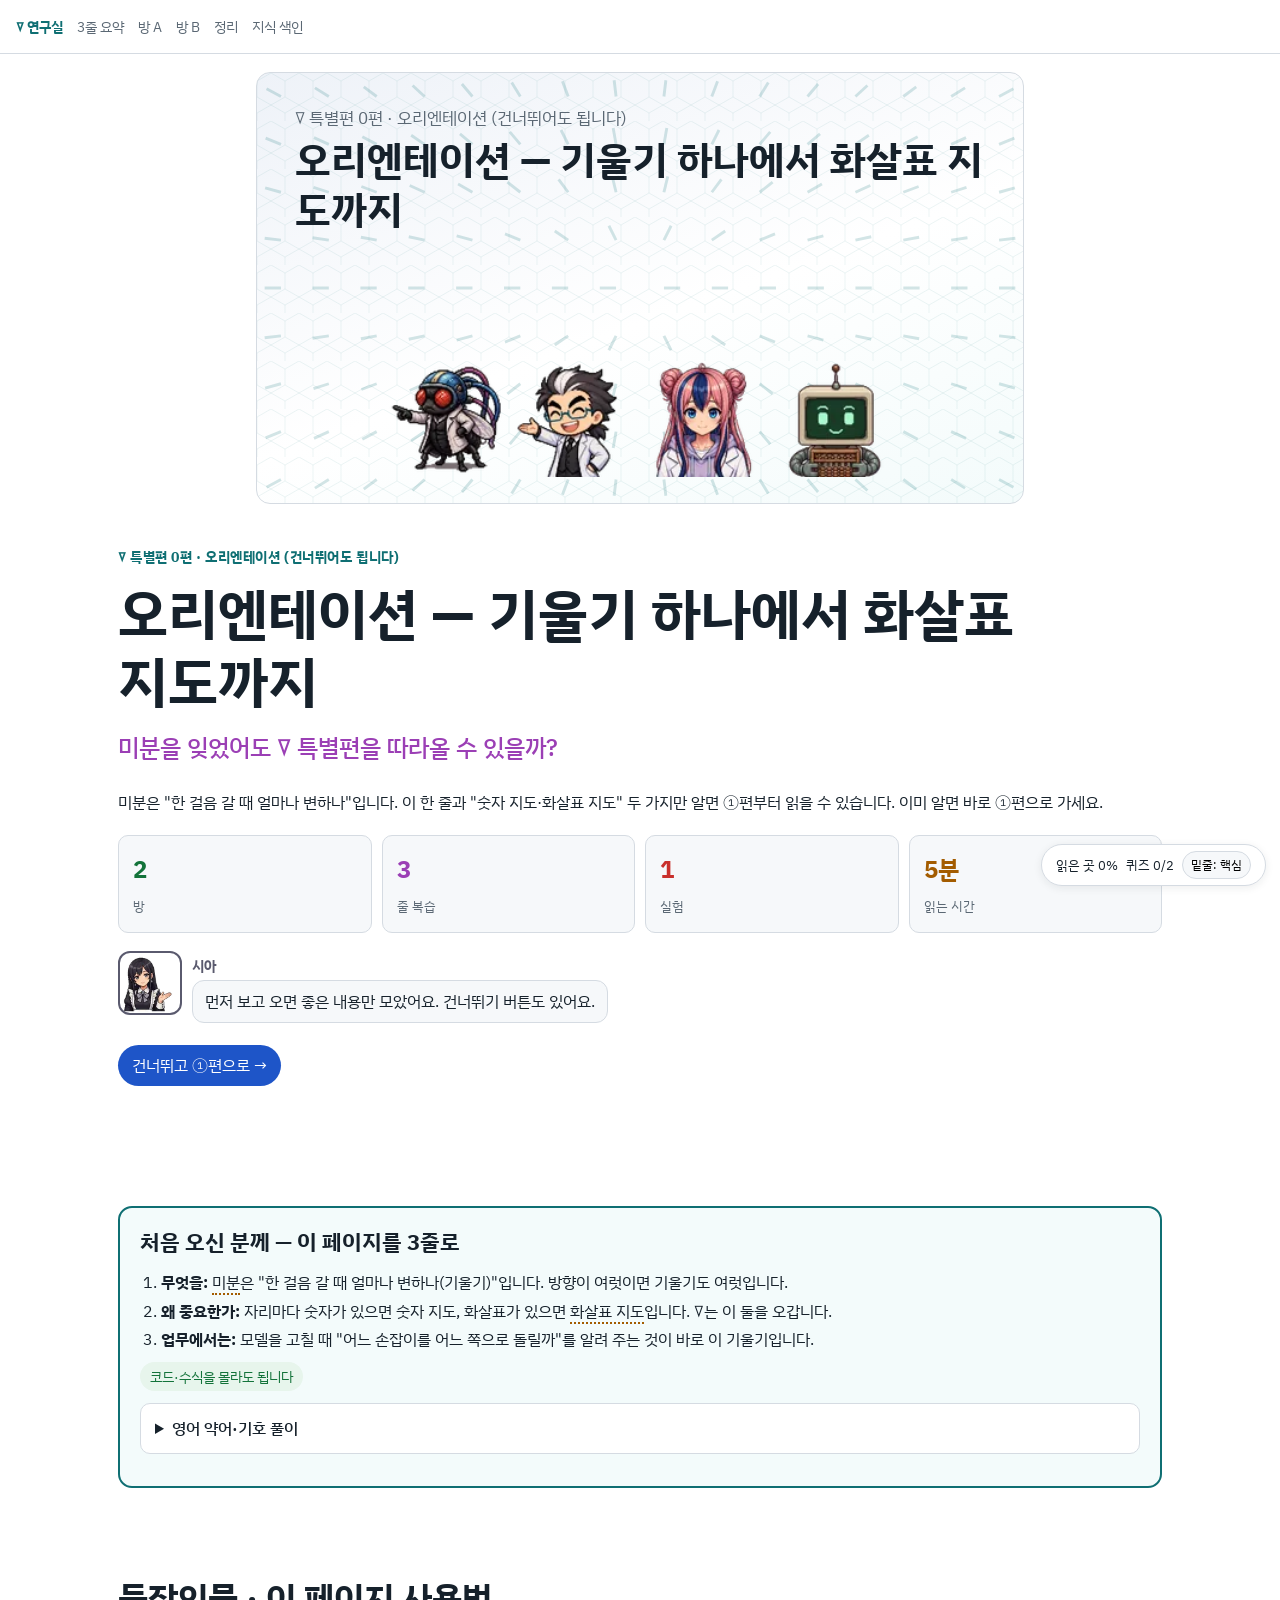
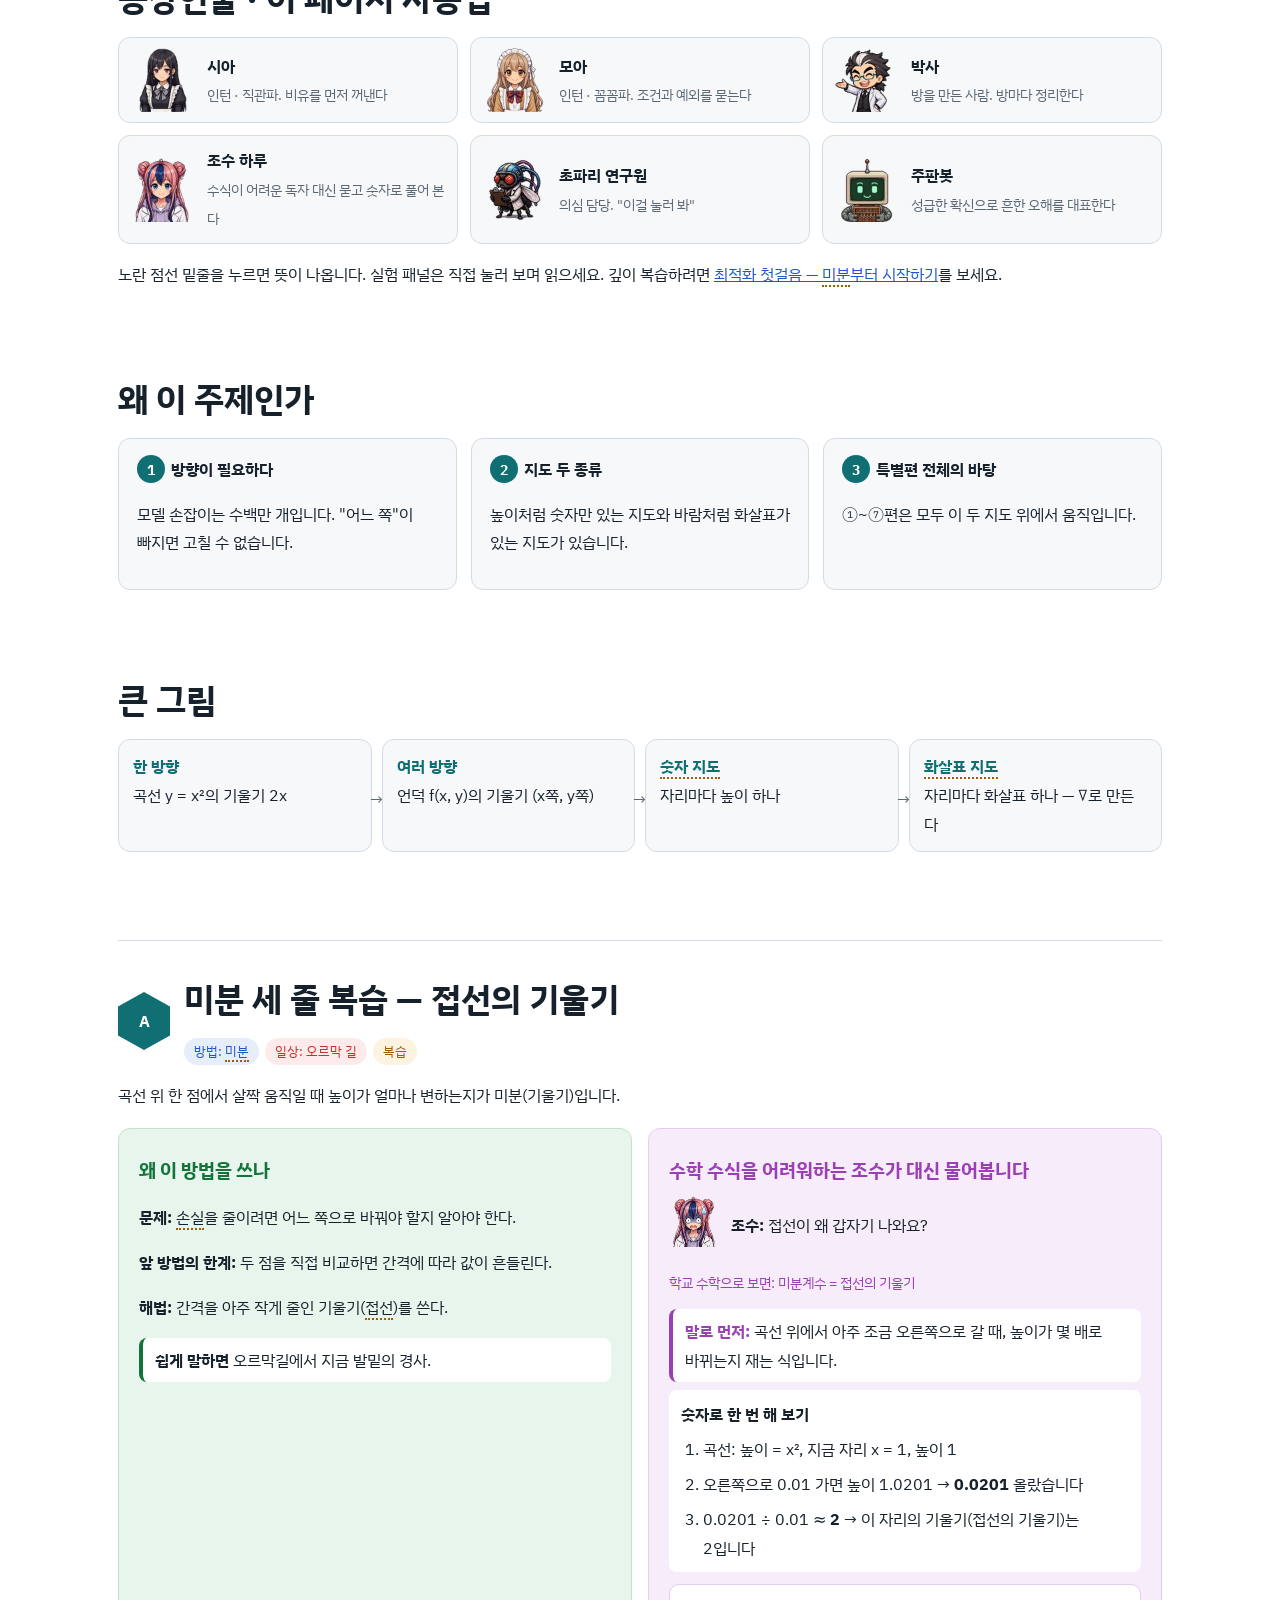
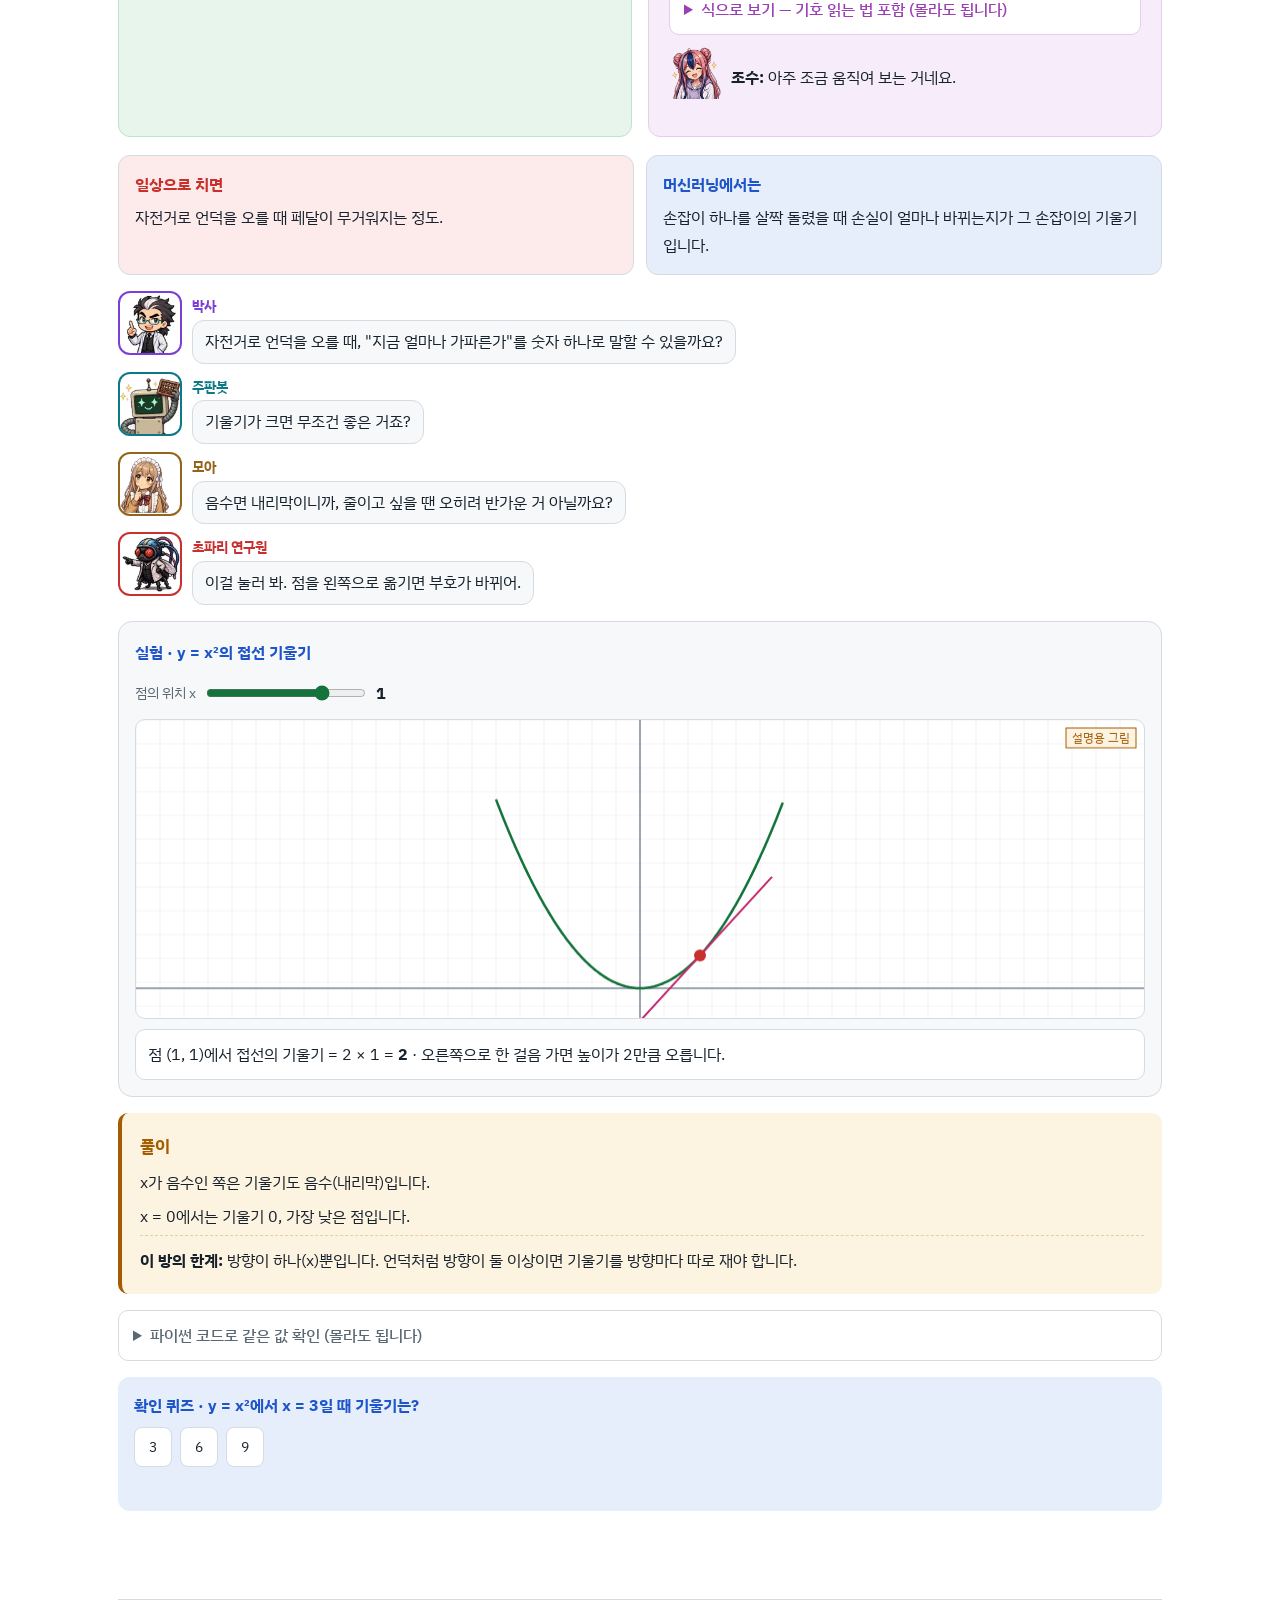
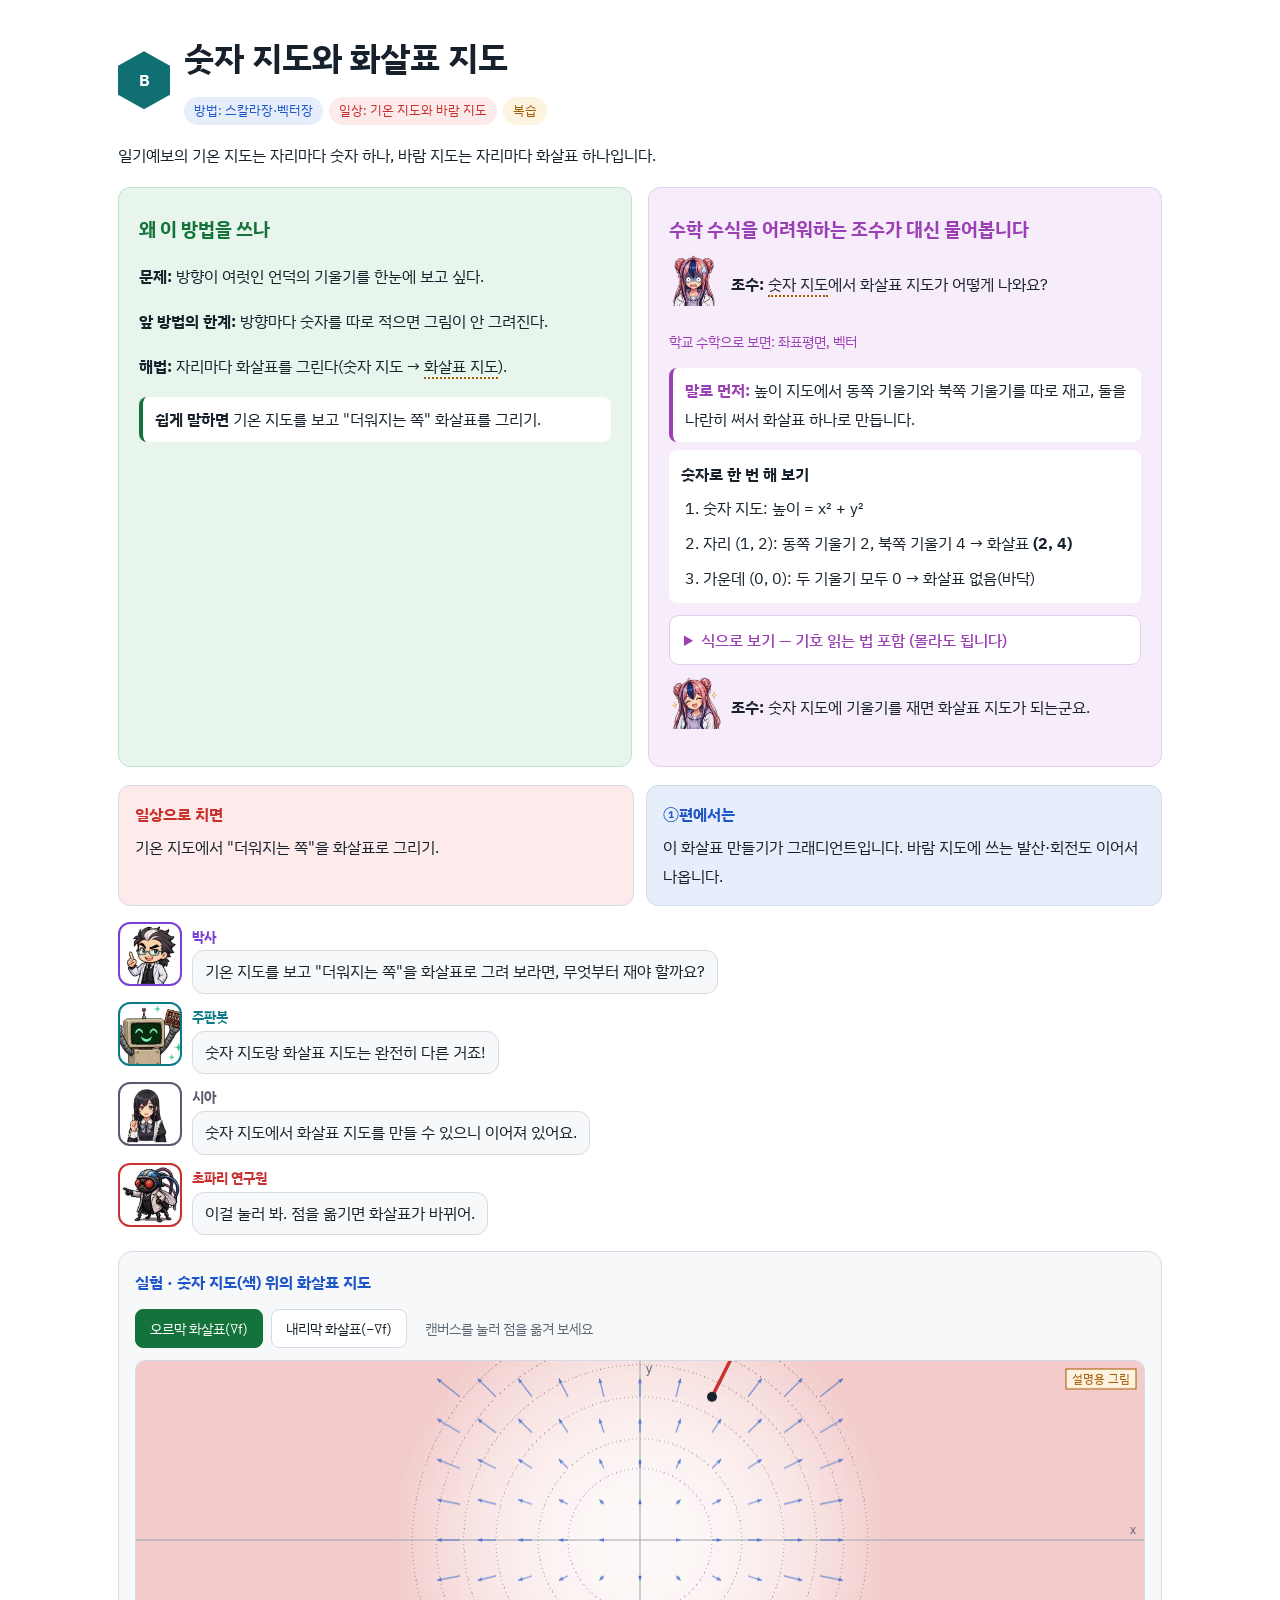
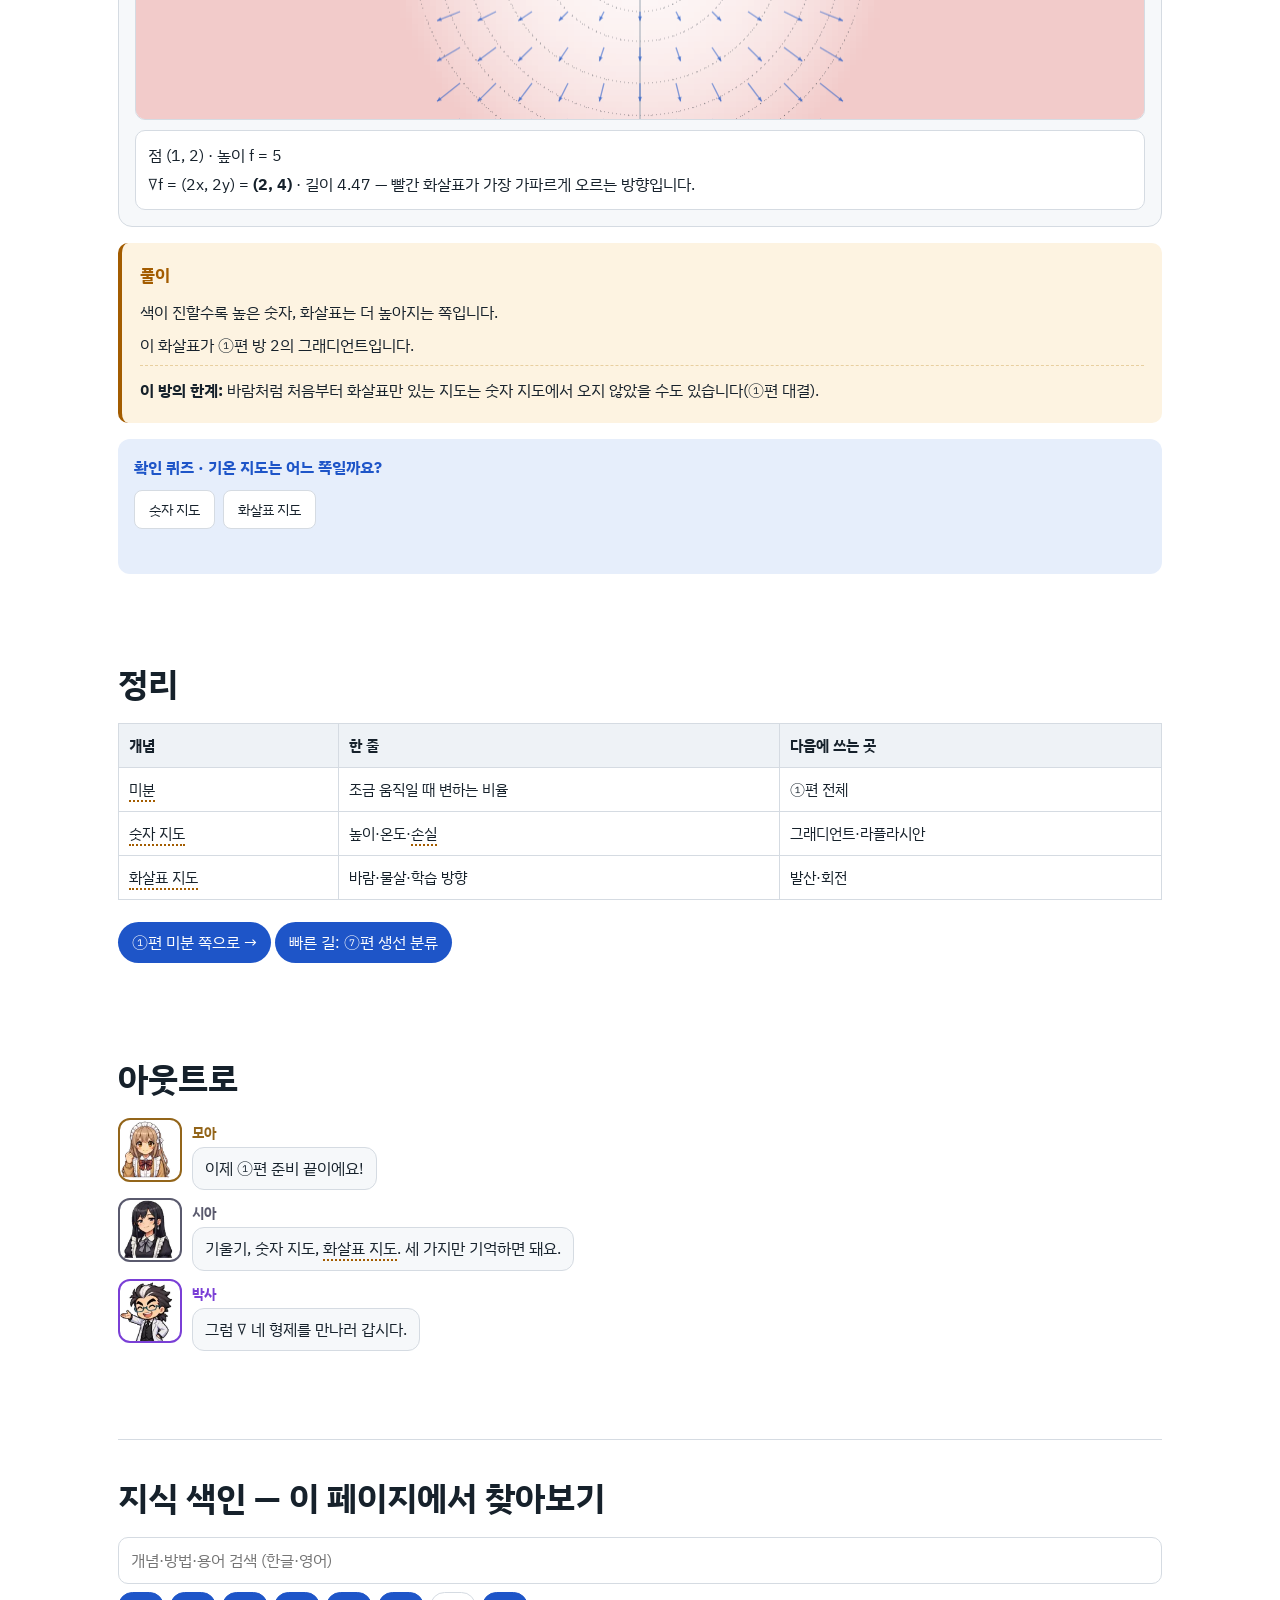
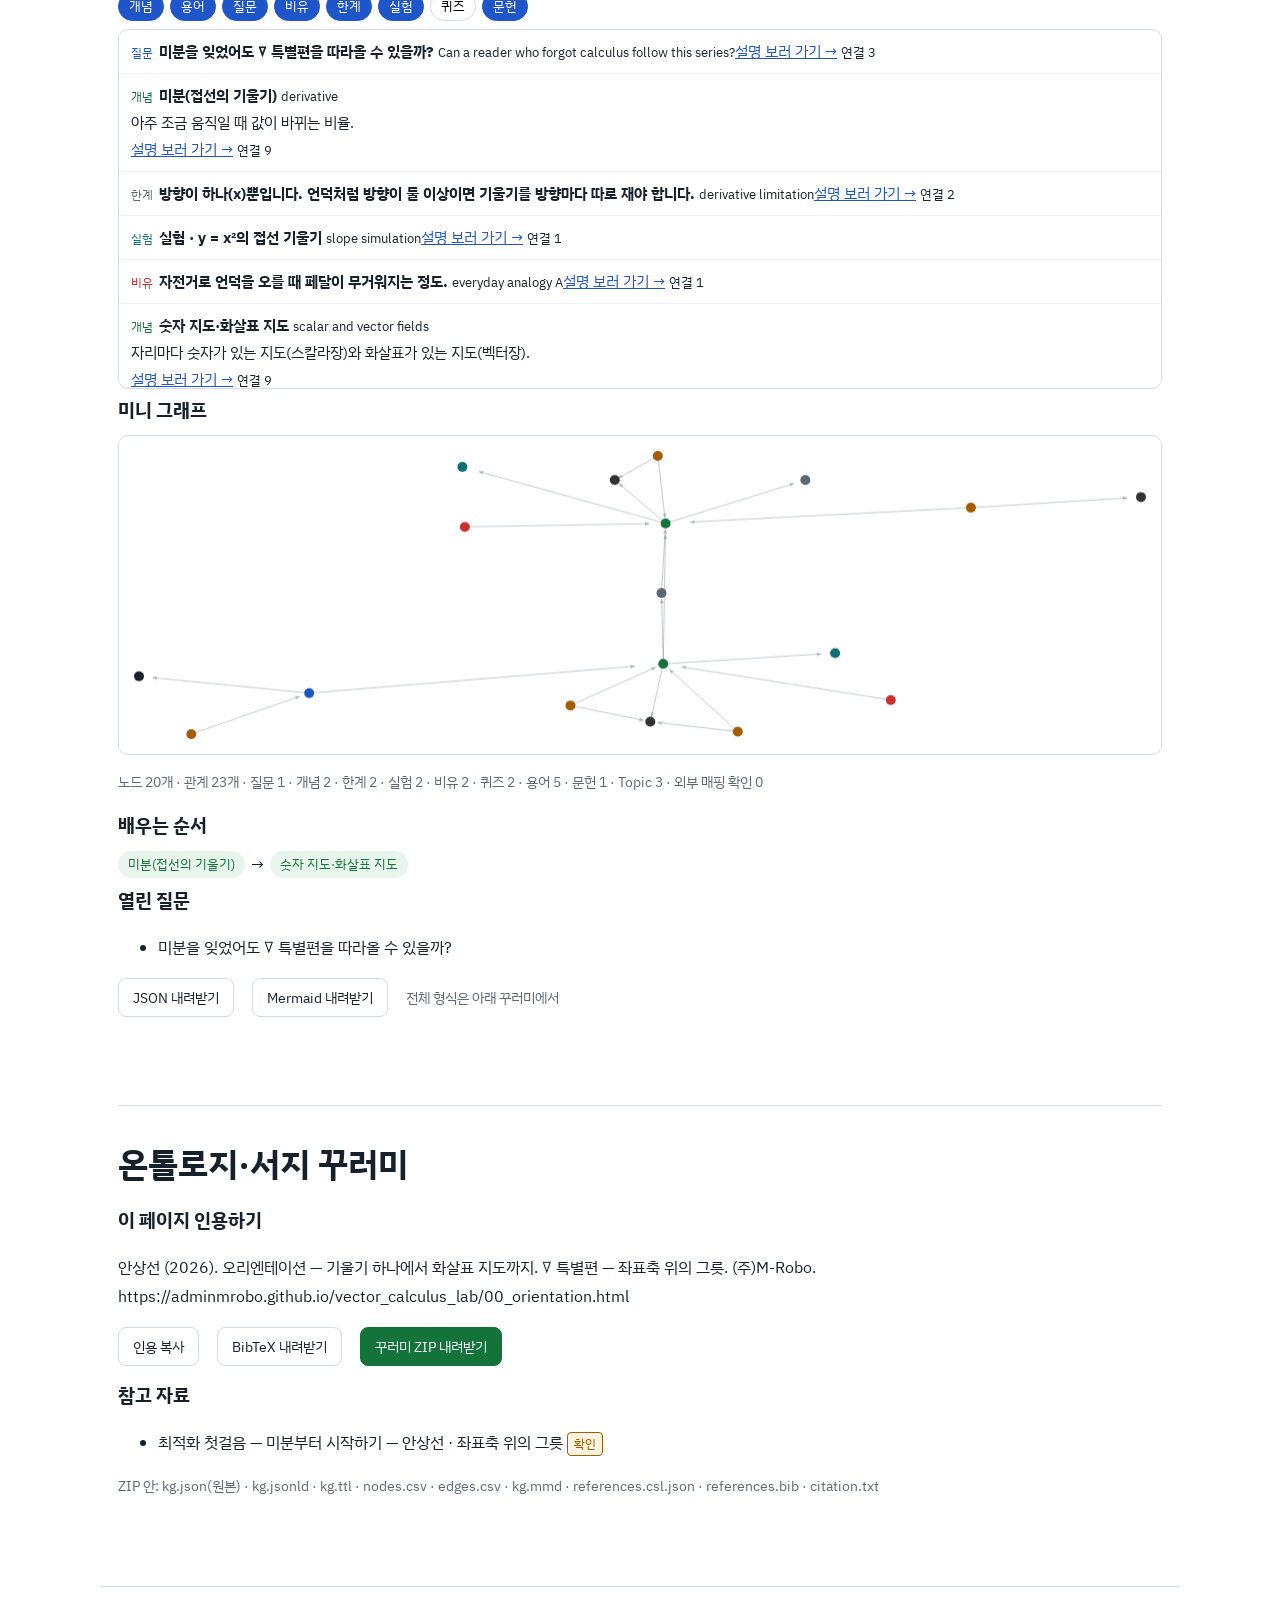
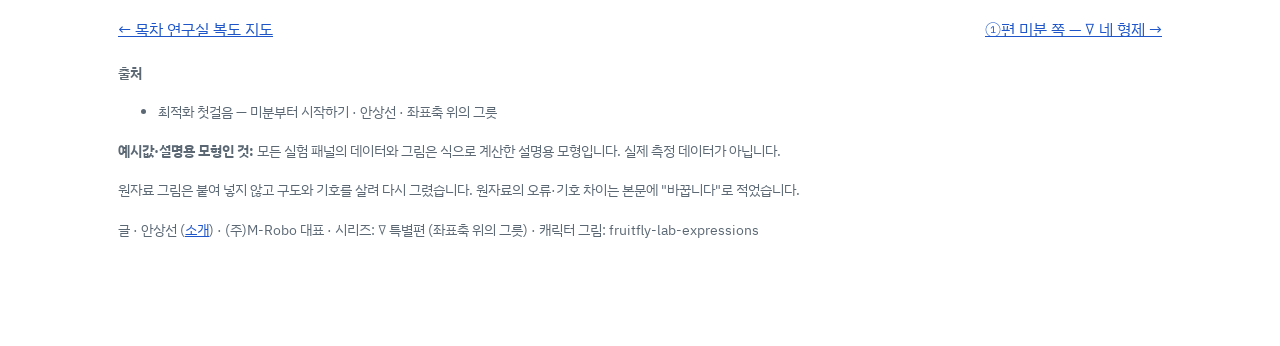
<file: 00_orientation.html>
<!DOCTYPE html><html lang="ko"><head><meta charset="utf-8"><meta name="viewport" content="width=device-width, initial-scale=1, viewport-fit=cover">
<title>오리엔테이션 — 기울기 하나에서 화살표 지도까지 · ∇ 특별편</title><meta name="description" content="미분은 &quot;한 걸음 갈 때 얼마나 변하나&quot;입니다. 이 한 줄과 &quot;숫자 지도·화살표 지도&quot; 두 가지만 알면 ①편부터 읽을 수 있습니다. 이미 알면 바로 ①편으로 가세요.">
<meta property="og:title" content="오리엔테이션 — 기울기 하나에서 화살표 지도까지 · ∇ 특별편"><meta property="og:description" content="미분을 잊었어도 ∇ 특별편을 따라올 수 있을까?"><meta property="og:image" content="https://adminmrobo.github.io/vector_calculus_lab/assets/og/00.jpg"><meta property="og:type" content="article">
<link rel="preconnect" href="https://fonts.googleapis.com"><link rel="stylesheet" href="https://fonts.googleapis.com/css2?family=IBM+Plex+Sans+KR:wght@400;500;700&display=swap">
<style>:root{
  --bg:#ffffff; --panel:#f6f8fa; --panel2:#eef2f6; --rule:#d5dbe2;
  --text:#16212b; --muted:#5b6874;
  --stain:#9b3fb5; --gfp:#13733a; --eye:#c9302c; --amber:#a35c00; --info:#1e55c8;
  --stain-soft:#f6ecfa; --gfp-soft:#e7f5ec; --eye-soft:#fcebea; --amber-soft:#fdf3e1; --info-soft:#e6eefb;
  --c-doc:#7a3fd6; --c-asst:#c42a6e; --c-fly:#c93030; --c-robo:#0b7a86; --c-sia:#5a5a6e; --c-moa:#93651a;
  --accent:#0f6f73;
  color-scheme:light;
}
*{box-sizing:border-box}
html{scroll-behavior:smooth;scroll-padding-top:64px}
@media (prefers-reduced-motion:reduce){html{scroll-behavior:auto}}
body{margin:0;background:var(--bg);color:var(--text);font:16px/1.8 "IBM Plex Sans KR","Apple SD Gothic Neo","Malgun Gothic","Noto Sans KR",system-ui,sans-serif;overflow-x:hidden}
h1,h2,h3,p,li,td,th{word-break:keep-all;overflow-wrap:anywhere}
h1{font-size:clamp(32px,5vw,56px);line-height:1.2;margin:.2em 0}
h2{font-size:clamp(24px,3vw,34px);line-height:1.3;margin:0 0 .5em}
h3{font-size:19px;margin:.2em 0 .4em}
a{color:var(--info)}
:focus-visible{outline:3px solid #f2b705;outline-offset:2px}
#prog{position:fixed;top:0;left:0;height:3px;background:var(--gfp);width:0;z-index:60}
nav.top{position:sticky;top:0;z-index:50;height:54px;display:flex;align-items:center;gap:14px;padding:0 16px;background:rgba(255,255,255,.92);backdrop-filter:blur(8px);border-bottom:1px solid var(--rule);overflow-x:auto;white-space:nowrap}
nav.top .logo{font-weight:700;color:var(--accent);text-decoration:none}
nav.top a{font-size:14px;color:var(--muted);text-decoration:none}
nav.top a:hover{color:var(--text)}
main{max-width:1080px;margin:0 auto;padding:0 18px}
section{margin:88px 0}
@media (max-width:760px){section{margin:64px 0}}
.cover{margin:18px auto 0;max-width:1080px;padding:0 18px}
.cover .frame{position:relative;aspect-ratio:16/9;max-height:48vh;margin:0 auto;border:1px solid var(--rule);border-radius:14px;overflow:hidden;background:url("data:image/svg+xml,%3Csvg xmlns='http://www.w3.org/2000/svg' width='28' height='48' viewBox='0 0 28 48'%3E%3Cpath d='M14 0l14 8v16l-14 8L0 24V8z M14 32l14 8v16 M14 32L0 40v16' fill='none' stroke='%230f6f73' stroke-opacity='.08'/%3E%3C/svg%3E"),linear-gradient(160deg,#eef2f8,#ffffff 55%,#f3fbfb)}
.cover .frame svg.bgfield{position:absolute;inset:0;width:100%;height:100%}
.cover .frame .cast4{position:absolute;left:0;right:0;bottom:6%;display:flex;justify-content:center;gap:2%}
.cover .frame .cast4 img{width:15%;max-width:140px;aspect-ratio:1;image-rendering:pixelated}
img[data-who]{image-rendering:pixelated}
.cover .frame .ttl{position:absolute;left:5%;top:7%;right:5%}
.cover .frame .ttl b{display:block;font-size:clamp(18px,3.6vw,40px);line-height:1.25}
.cover .frame .ttl span{font-size:clamp(12px,1.6vw,17px);color:var(--muted)}
.cover .frame img.coverimg{position:absolute;inset:0;width:100%;height:100%;object-fit:cover}
header.hero{position:relative;padding:40px 0 10px}
header.hero .kicker{font-size:14px;font-weight:700;color:var(--accent);letter-spacing:.04em}
header.hero .q{font-size:clamp(18px,2.4vw,24px);color:var(--stain);font-weight:500;margin:.3em 0 .8em}
.kpis{display:grid;grid-template-columns:repeat(4,1fr);gap:10px;margin:18px 0}
.kpi{background:var(--panel);border:1px solid var(--rule);border-radius:10px;padding:12px 14px}
.kpi b{display:block;font-size:24px;font-variant-numeric:tabular-nums}
.kpi span{font-size:13px;color:var(--muted)}
.kpi.g b{color:var(--gfp)}.kpi.m b{color:var(--stain)}.kpi.r b{color:var(--eye)}.kpi.a b{color:var(--amber)}
@media (max-width:860px){.kpis{grid-template-columns:repeat(2,1fr)}}
.three{border:2px solid var(--accent);border-radius:14px;padding:20px;background:#f3fbfb}
.three h2{font-size:22px}
.three ol{margin:0;padding-left:1.3em}
.three .nocode{display:inline-block;margin-top:8px;font-size:14px;background:var(--gfp-soft);color:var(--gfp);padding:2px 10px;border-radius:99px}
details{border:1px solid var(--rule);border-radius:10px;padding:10px 14px;margin:12px 0;background:var(--bg)}
details summary{cursor:pointer;font-weight:500}
.steps{display:grid;grid-template-columns:repeat(3,1fr);gap:14px}
.steps>div,.card{background:var(--panel);border:1px solid var(--rule);border-radius:12px;padding:16px 18px}
.steps b.n{display:inline-grid;place-items:center;width:28px;height:28px;border-radius:50%;background:var(--accent);color:#fff;font-size:14px;margin-right:6px}
@media (max-width:860px){.steps{grid-template-columns:1fr}}
.cast{display:grid;grid-template-columns:repeat(3,1fr);gap:12px}
.cast .c{display:flex;gap:12px;align-items:center;background:var(--panel);border:1px solid var(--rule);border-radius:12px;padding:10px 12px}
.cast .c img{width:64px;height:64px;flex:none}
.cast .c b{display:block}
.cast .c span{font-size:14px;color:var(--muted);line-height:1.5}
@media (max-width:860px){.cast{grid-template-columns:repeat(2,1fr)}}
@media (max-width:520px){.cast{grid-template-columns:1fr}}
.big{display:grid;grid-template-columns:repeat(4,1fr);gap:10px}
.big>div{background:var(--panel);border:1px solid var(--rule);border-radius:12px;padding:12px 14px;position:relative}
.big>div b{display:block;color:var(--accent)}
.big>div:not(:last-child)::after{content:"→";position:absolute;right:-12px;top:40%;color:var(--muted)}
@media (max-width:860px){.big{grid-template-columns:repeat(2,1fr)}.big>div::after{display:none}}
.route{display:flex;flex-wrap:wrap;gap:8px;margin:10px 0}
.route a,.chip{display:inline-block;padding:4px 12px;border-radius:99px;border:1px solid var(--rule);background:var(--bg);font-size:14px;text-decoration:none;color:var(--text)}
.route a.fast{background:var(--gfp);color:#fff;border-color:var(--gfp)}
.level{border-top:1px solid var(--rule);padding-top:36px}
.lvhead{display:flex;gap:14px;align-items:center;flex-wrap:wrap}
.hex{width:52px;height:58px;flex:none;display:grid;place-items:center;background:var(--accent);color:#fff;font-weight:700;clip-path:polygon(50% 0,100% 25%,100% 75%,50% 100%,0 75%,0 25%)}
.tags{display:flex;gap:6px;flex-wrap:wrap}
.tag{font-size:13px;padding:2px 10px;border-radius:99px;background:var(--panel2);color:var(--muted)}
.tag.m{background:var(--info-soft);color:var(--info)}.tag.d{background:var(--eye-soft);color:var(--eye)}.tag.s{background:var(--amber-soft);color:var(--amber)}.tag.deep{background:var(--stain-soft);color:var(--stain)}
.duo{display:grid;grid-template-columns:1fr 1fr;gap:16px;margin:18px 0}
@media (max-width:860px){.duo{grid-template-columns:1fr}}
.whybox{background:var(--gfp-soft);border:1px solid #bfe3cb;border-radius:12px;padding:20px}
.whybox h3{color:var(--gfp)}
.whybox .easy{margin-top:10px;padding:8px 12px;border-radius:8px;background:#fff;border-left:4px solid var(--gfp)}
.mathbox{background:var(--stain-soft);border:1px solid #e5cdef;border-radius:12px;padding:20px}
.mathbox h3{color:var(--stain)}
.mathbox .asq{display:flex;gap:10px;align-items:flex-start;margin-bottom:8px}
.mathbox .asq img{width:52px;height:52px;flex:none}
.mathbox table{width:100%;border-collapse:collapse;font-size:15px;margin:8px 0;background:#fff}
.mathbox td,.mathbox th{border:1px solid #e5cdef;padding:6px 8px;text-align:left;vertical-align:top}
.mathbox .num{background:#fff;border-radius:8px;padding:10px 12px;margin:8px 0;font-variant-numeric:tabular-nums}
.mathbox .school{font-size:14px;color:var(--stain)}
.pair{display:grid;grid-template-columns:1fr 1fr;gap:12px;margin:16px 0}
.pair>div{border-radius:12px;padding:14px 16px;border:1px solid var(--rule)}
.pair .fly{background:var(--eye-soft)}.pair .nn{background:var(--info-soft)}
.pair b{display:block;margin-bottom:4px}
.pair .fly b{color:var(--eye)}.pair .nn b{color:var(--info)}
@media (max-width:760px){.pair{grid-template-columns:1fr}}
.talk{display:grid;gap:8px;margin:16px 0}
.say{display:flex;gap:10px;align-items:flex-start}
.say img.who{width:64px;height:64px;flex:none;border:2px solid var(--rule);border-radius:12px;background:#fff}
.say .name{font-size:14px}
.say p{margin:0;background:var(--panel);border:1px solid var(--rule);border-radius:12px;padding:8px 12px;line-height:1.6}
@media (max-width:520px){.say img.who{width:52px;height:52px}}
.say[data-who=doc] img{border-color:var(--c-doc)}.say[data-who=doc] .name{color:var(--c-doc)}
.say[data-who=asst] img{border-color:var(--c-asst)}.say[data-who=asst] .name{color:var(--c-asst)}
.say[data-who=fly] img{border-color:var(--c-fly)}.say[data-who=fly] .name{color:var(--c-fly)}
.say[data-who=robo] img{border-color:var(--c-robo)}.say[data-who=robo] .name{color:var(--c-robo)}
.say[data-who=sia] img{border-color:var(--c-sia)}.say[data-who=sia] .name{color:var(--c-sia)}
.say[data-who=moa] img{border-color:var(--c-moa)}.say[data-who=moa] .name{color:var(--c-moa)}
.panel{background:var(--panel);border:1px solid var(--rule);border-radius:14px;padding:16px;margin:16px 0}
.panel .ptitle{font-weight:700;color:var(--info);margin-bottom:8px}
.panel canvas{display:block;width:100%;background:#fff;border:1px solid var(--rule);border-radius:10px;touch-action:pan-y}
.panel svg{display:block;width:100%;height:auto;background:#fff;border:1px solid var(--rule);border-radius:10px}
.ctrl{display:flex;flex-wrap:wrap;gap:10px 18px;align-items:center;margin:12px 0}
.ctrl .group{display:flex;gap:8px;align-items:center;flex-wrap:wrap}
.glabel{font-size:14px;color:var(--muted)}
.bt{font:inherit;font-size:14px;padding:6px 14px;border-radius:8px;border:1px solid var(--rule);background:#fff;color:var(--text);cursor:pointer}
.bt.primary,.bt[aria-pressed=true]{background:var(--gfp);border-color:var(--gfp);color:#fff}
.val{font-variant-numeric:tabular-nums;font-weight:700;min-width:3em;display:inline-block}
input[type=range]{width:160px;accent-color:var(--gfp)}
.readout{background:#fff;border:1px solid var(--rule);border-radius:10px;padding:10px 12px;font-variant-numeric:tabular-nums;margin-top:10px}
.eq{font-variant-numeric:tabular-nums;background:#fff;border:1px dashed var(--rule);border-radius:8px;padding:8px 12px;margin:8px 0;overflow-x:auto}
.eq b{color:var(--gfp)}.eq em{color:var(--stain);font-style:normal}.eq i{color:var(--amber);font-style:normal}
.explain{background:var(--amber-soft);border-left:4px solid var(--amber);border-radius:10px;padding:14px 18px;margin:16px 0}
.explain h3{color:var(--amber);font-size:17px}
.explain p{margin:.3em 0}
.lim{margin-top:10px;padding-top:10px;border-top:1px dashed #e8cf9f}
.bridge{border-radius:12px;padding:14px 16px;margin:12px 0}
.bridge.gen{background:var(--info-soft)}.bridge.gen b{color:var(--info)}
.bridge.field{background:var(--eye-soft)}.bridge.field b{color:var(--eye)}
.codefold summary{color:var(--muted)}
.codefold code{display:block;background:var(--panel);padding:8px 10px;border-radius:6px;white-space:pre-wrap;font-size:14px}
.quiz{background:var(--info-soft);border-radius:12px;padding:14px 16px;margin:16px 0}
.quiz .qq{font-weight:700;color:var(--info)}
.quiz .opts{display:flex;flex-wrap:wrap;gap:8px;margin:8px 0}
.quiz .opts .bt.ok{background:var(--gfp);color:#fff;border-color:var(--gfp)}
.quiz .opts .bt.no{background:var(--eye-soft);border-color:var(--eye);color:var(--eye)}
.quiz .fb{min-height:1.4em}
.tw{overflow-x:auto}
table.tb{border-collapse:collapse;width:100%;min-width:0;font-size:15px}
table.tb th,table.tb td{border:1px solid var(--rule);padding:8px 10px;text-align:left;vertical-align:top}
table.tb th{background:var(--panel2)}
.duel{background:var(--panel);border:1px solid var(--rule);border-radius:14px;padding:18px}
.duel .vs{display:grid;grid-template-columns:1fr auto 1fr;gap:12px;align-items:center}
.duel .side{background:#fff;border:1px solid var(--rule);border-radius:12px;padding:12px;text-align:center}
.duel .side img{width:96px;height:96px}
.duel .vsmark{font-weight:700;font-size:28px;color:var(--eye)}
.duel .bars{display:grid;gap:8px;margin:12px 0}
.duel .bar{display:grid;grid-template-columns:7em 1fr 6em;gap:8px;align-items:center}
.duel .bar .track{height:18px;background:#fff;border:1px solid var(--rule);border-radius:9px;overflow:hidden}
.duel .bar .fill{height:100%}
.duel .result{display:none}
.duel.open .result{display:block}
@media (max-width:520px){.duel .vs{grid-template-columns:1fr}.duel .vsmark{text-align:center}}
.stamp{display:inline-block;font-size:12px;color:var(--amber);border:1px solid var(--amber);border-radius:4px;padding:0 6px;background:var(--amber-soft)}
.jt{border-bottom:2px dotted var(--amber);cursor:help}
#tip{position:absolute;z-index:70;max-width:300px;background:#fff;border:1px solid var(--rule);border-radius:10px;padding:10px 12px;box-shadow:0 4px 16px rgba(22,33,43,.12);font-size:14px;line-height:1.6;display:none}
#tip b{color:var(--amber)}
#study{position:fixed;right:14px;bottom:14px;z-index:55;background:#fff;border:1px solid var(--rule);border-radius:99px;padding:6px 14px;font-size:13px;box-shadow:0 2px 8px rgba(22,33,43,.08);display:flex;gap:8px;align-items:center}
#study button{font:inherit;font-size:12px;border:1px solid var(--rule);background:var(--panel);border-radius:99px;padding:2px 8px;cursor:pointer}
@media (max-width:520px){#study{left:8px;right:8px;justify-content:center}}
.kg .chips{display:flex;flex-wrap:wrap;gap:6px;margin:8px 0}
.kg .chips button{font:inherit;font-size:13px;border:1px solid var(--rule);border-radius:99px;padding:2px 10px;background:#fff;cursor:pointer}
.kg .chips button[aria-pressed=true]{background:var(--info);color:#fff;border-color:var(--info)}
.kg input[type=search]{font:inherit;width:100%;padding:8px 12px;border:1px solid var(--rule);border-radius:10px}
.kg .list{max-height:360px;overflow:auto;border:1px solid var(--rule);border-radius:10px;margin-top:8px}
.kg .item{padding:8px 12px;border-bottom:1px solid var(--panel2);font-size:15px}
.kg .item .k{font-size:12px;color:var(--info);margin-right:6px}
.kg .item.hl{background:var(--amber-soft)}
.kg canvas{display:block;width:100%;height:320px;border:1px solid var(--rule);border-radius:10px}
.flowchips{display:flex;flex-wrap:wrap;gap:6px;align-items:center}
.flowchips span{background:var(--gfp-soft);color:var(--gfp);border-radius:99px;padding:2px 10px;font-size:13px}
footer{border-top:1px solid var(--rule);margin-top:80px;padding:28px 18px 90px;max-width:1080px;margin-left:auto;margin-right:auto;font-size:14px;color:var(--muted)}
footer .nextprev{display:flex;justify-content:space-between;gap:10px;flex-wrap:wrap;margin-bottom:16px}
footer .nextprev a{font-size:16px}
.toc{display:grid;grid-template-columns:repeat(2,1fr);gap:14px}
.toc a.room{display:block;text-decoration:none;color:var(--text);background:var(--panel);border:1px solid var(--rule);border-radius:14px;padding:16px}
.toc a.room b{display:block;font-size:18px}
.toc a.room .meta{font-size:13px;color:var(--muted)}
.toc a.room img{width:56px;height:56px;float:right}
@media (max-width:760px){.toc{grid-template-columns:1fr}}
.skip{display:inline-block;margin:6px 0;padding:6px 14px;border-radius:99px;background:var(--info);color:#fff;text-decoration:none}
.deepnote{background:var(--stain-soft);color:var(--stain);border-radius:10px;padding:8px 12px;font-size:15px}
.fix{background:var(--amber-soft);border-radius:10px;padding:8px 12px;font-size:15px;margin:8px 0}

.sayfirst{background:#fff;border-left:4px solid var(--stain);border-radius:8px;padding:8px 12px;margin:8px 0}
.sayfirst b{color:var(--stain)}
#aicheck details{background:var(--amber-soft)}
.eqfold{background:#fff;border-color:#e5cdef}
.eqfold summary{color:var(--stain)}
/* 연구실 확장 2차: 숫자는 번호 단계로, 식으로 푼 숫자는 접기 안으로 */
body{line-height:1.8}
.mathbox .num ol{margin:6px 0 0;padding-left:22px;display:flex;flex-direction:column;gap:6px}
.eqfold .numx{font-size:14px;margin:6px 0 0}
</style>
<script type="application/json" id="kg-raw">{"version": "1.0", "page": "00_orientation", "nodes": [{"id": "lab:question/00_orientation-core", "type": "Question", "label": {"ko": "미분을 잊었어도 ∇ 특별편을 따라올 수 있을까?", "en": "Can a reader who forgot calculus follow this series?"}, "page": "00_orientation", "domain": ["math"], "status": "known", "confidence": "high", "anchor": "#first", "family": "optimization"}, {"id": "lab:concept/derivative", "type": "Concept", "label": {"ko": "미분(접선의 기울기)", "en": "derivative"}, "page": "00_orientation", "domain": ["math"], "status": "known", "confidence": "high", "anchor": "#room-A", "definition": {"ko": "아주 조금 움직일 때 값이 바뀌는 비율."}, "level": 1, "family": "optimization"}, {"id": "lab:limitation/derivative-limit", "type": "Limitation", "label": {"ko": "방향이 하나(x)뿐입니다. 언덕처럼 방향이 둘 이상이면 기울기를 방향마다 따로 재야 합니다.", "en": "derivative limitation"}, "page": "00_orientation", "domain": ["math"], "status": "known", "confidence": "high", "anchor": "#room-A", "family": "optimization"}, {"id": "lab:simulation/00_orientation-slope", "type": "Simulation", "label": {"ko": "실험 · y = x²의 접선 기울기", "en": "slope simulation"}, "page": "00_orientation", "domain": ["math"], "status": "known", "confidence": "high", "anchor": "#sim-rA", "family": "optimization"}, {"id": "lab:analogy/00_orientation-A", "type": "Analogy", "label": {"ko": "자전거로 언덕을 오를 때 페달이 무거워지는 정도.", "en": "everyday analogy A"}, "page": "00_orientation", "domain": ["math"], "status": "known", "confidence": "high", "anchor": "#room-A", "family": "optimization"}, {"id": "lab:quiz/00_orientation-A-0", "type": "QuizItem", "label": {"ko": "y = x²에서 x = 3일 때 기울기는?", "en": "quiz A-0"}, "page": "00_orientation", "domain": ["ai"], "status": "known", "confidence": "high", "anchor": "#room-A", "family": "optimization"}, {"id": "lab:concept/scalar-and-vector-fields", "type": "Concept", "label": {"ko": "숫자 지도·화살표 지도", "en": "scalar and vector fields"}, "page": "00_orientation", "domain": ["math"], "status": "known", "confidence": "high", "anchor": "#room-B", "definition": {"ko": "자리마다 숫자가 있는 지도(스칼라장)와 화살표가 있는 지도(벡터장)."}, "level": 2, "family": "optimization"}, {"id": "lab:limitation/scalar-and-vector-fields-limit", "type": "Limitation", "label": {"ko": "바람처럼 처음부터 화살표만 있는 지도는 숫자 지도에서 오지 않았을 수도 있습니다(①편 대결).", "en": "scalar and vector fields limitation"}, "page": "00_orientation", "domain": ["math"], "status": "known", "confidence": "high", "anchor": "#room-B", "family": "optimization"}, {"id": "lab:simulation/00_orientation-grad", "type": "Simulation", "label": {"ko": "실험 · 숫자 지도(색) 위의 화살표 지도", "en": "grad simulation"}, "page": "00_orientation", "domain": ["math"], "status": "known", "confidence": "high", "anchor": "#sim-rB", "family": "optimization"}, {"id": "lab:analogy/00_orientation-B", "type": "Analogy", "label": {"ko": "기온 지도에서 \"더워지는 쪽\"을 화살표로 그리기.", "en": "everyday analogy B"}, "page": "00_orientation", "domain": ["math"], "status": "known", "confidence": "high", "anchor": "#room-B", "family": "optimization"}, {"id": "lab:quiz/00_orientation-B-0", "type": "QuizItem", "label": {"ko": "기온 지도는 어느 쪽일까요?", "en": "quiz B-0"}, "page": "00_orientation", "domain": ["ai"], "status": "known", "confidence": "high", "anchor": "#room-B", "family": "optimization"}, {"id": "lab:term/derivative-term", "type": "Term", "label": {"ko": "미분", "en": "derivative term"}, "page": "00_orientation", "domain": ["math"], "status": "known", "confidence": "high", "definition": {"ko": "아주 조금 움직일 때 바뀌는 비율. 접선의 기울기."}, "family": "optimization"}, {"id": "lab:term/tangent-line", "type": "Term", "label": {"ko": "접선", "en": "tangent line"}, "page": "00_orientation", "domain": ["math"], "status": "known", "confidence": "high", "definition": {"ko": "곡선에 한 점에서만 닿는 직선."}, "family": "optimization"}, {"id": "lab:term/scalar-field", "type": "Term", "label": {"ko": "숫자 지도", "en": "scalar field"}, "page": "00_orientation", "domain": ["math"], "status": "known", "confidence": "high", "definition": {"ko": "자리마다 숫자 하나."}, "family": "optimization"}, {"id": "lab:term/vector-field", "type": "Term", "label": {"ko": "화살표 지도", "en": "vector field"}, "page": "00_orientation", "domain": ["math"], "status": "known", "confidence": "high", "definition": {"ko": "자리마다 화살표 하나."}, "family": "optimization"}, {"id": "lab:term/loss", "type": "Term", "label": {"ko": "손실", "en": "loss"}, "page": "00_orientation", "domain": ["math"], "status": "known", "confidence": "high", "definition": {"ko": "모델이 틀린 정도."}, "family": "optimization"}, {"id": "lab:work/first-step", "type": "Work", "label": {"ko": "최적화 첫걸음 — 미분부터 시작하기", "en": "최적화 첫걸음 — 미분부터 시작하기"}, "page": "00_orientation", "domain": ["ai"], "status": "known", "confidence": "high", "family": "optimization"}, {"id": "lab:topic/differentiation", "type": "Topic", "label": {"ko": "미분", "en": "Differentiation"}, "page": "00_orientation", "anchor": "#kg", "domain": ["math"], "status": "known", "confidence": "high", "level": 2, "via": "rehang-2026-11-24"}, {"id": "lab:topic/divergence-curl", "type": "Topic", "label": {"ko": "발산과 회전", "en": "Divergence and curl"}, "page": "00_orientation", "anchor": "#kg", "domain": ["math"], "status": "known", "confidence": "high", "level": 2, "via": "rehang-2026-11-24"}, {"id": "lab:topic/gradient", "type": "Topic", "label": {"ko": "그래디언트(∇)", "en": "Gradient (nabla)"}, "page": "00_orientation", "anchor": "#kg", "domain": ["math"], "status": "known", "confidence": "high", "level": 2, "via": "rehang-2026-11-24"}], "edges": [{"s": "lab:question/00_orientation-core", "p": "lab:relatedTo", "o": "lab:concept/derivative", "anchor": "#first", "confidence": "high"}, {"s": "lab:concept/derivative", "p": "lab:hasLimitation", "o": "lab:limitation/derivative-limit", "anchor": "#room-A", "confidence": "high"}, {"s": "lab:concept/derivative", "p": "lab:demonstratedBy", "o": "lab:simulation/00_orientation-slope", "anchor": "#sim-rA", "confidence": "high"}, {"s": "lab:analogy/00_orientation-A", "p": "lab:analogyOf", "o": "lab:concept/derivative", "anchor": "#room-A", "confidence": "high"}, {"s": "lab:quiz/00_orientation-A-0", "p": "lab:assesses", "o": "lab:concept/derivative", "anchor": "#room-A", "confidence": "high"}, {"s": "lab:concept/scalar-and-vector-fields", "p": "lab:hasLimitation", "o": "lab:limitation/scalar-and-vector-fields-limit", "anchor": "#room-B", "confidence": "high"}, {"s": "lab:concept/derivative", "p": "lab:prerequisiteOf", "o": "lab:concept/scalar-and-vector-fields", "anchor": "#room-B", "confidence": "high"}, {"s": "lab:limitation/derivative-limit", "p": "lab:addressedBy", "o": "lab:concept/scalar-and-vector-fields", "anchor": "#room-B", "confidence": "high"}, {"s": "lab:concept/scalar-and-vector-fields", "p": "lab:demonstratedBy", "o": "lab:simulation/00_orientation-grad", "anchor": "#sim-rB", "confidence": "high"}, {"s": "lab:analogy/00_orientation-B", "p": "lab:analogyOf", "o": "lab:concept/scalar-and-vector-fields", "anchor": "#room-B", "confidence": "high"}, {"s": "lab:quiz/00_orientation-B-0", "p": "lab:assesses", "o": "lab:concept/scalar-and-vector-fields", "anchor": "#room-B", "confidence": "high"}, {"s": "lab:term/derivative-term", "p": "lab:partOf", "o": "lab:concept/derivative", "anchor": "#first", "confidence": "high"}, {"s": "lab:term/tangent-line", "p": "lab:partOf", "o": "lab:concept/derivative", "anchor": "#first", "confidence": "high"}, {"s": "lab:term/scalar-field", "p": "lab:partOf", "o": "lab:concept/scalar-and-vector-fields", "anchor": "#first", "confidence": "high"}, {"s": "lab:term/vector-field", "p": "lab:partOf", "o": "lab:concept/scalar-and-vector-fields", "anchor": "#first", "confidence": "high"}, {"s": "lab:term/loss", "p": "lab:relatedTo", "o": "lab:question/00_orientation-core", "anchor": "#first", "confidence": "high"}, {"s": "lab:question/00_orientation-core", "p": "lab:relatedTo", "o": "lab:work/first-step", "anchor": "#export", "confidence": "high"}, {"s": "lab:concept/derivative", "p": "lab:broader", "o": "lab:topic/differentiation", "anchor": "#room-A", "confidence": "high", "via": "rehang-2026-11-24"}, {"s": "lab:concept/scalar-and-vector-fields", "p": "lab:broader", "o": "lab:topic/divergence-curl", "anchor": "#room-B", "confidence": "high", "via": "rehang-2026-11-24"}, {"s": "lab:term/derivative-term", "p": "lab:broader", "o": "lab:topic/differentiation", "anchor": "", "confidence": "high", "via": "rehang-2026-11-24"}, {"s": "lab:term/scalar-field", "p": "lab:broader", "o": "lab:topic/gradient", "anchor": "", "confidence": "high", "via": "rehang-2026-11-24"}, {"s": "lab:term/tangent-line", "p": "lab:broader", "o": "lab:topic/differentiation", "anchor": "", "confidence": "high", "via": "rehang-2026-11-24"}, {"s": "lab:term/vector-field", "p": "lab:broader", "o": "lab:topic/divergence-curl", "anchor": "", "confidence": "high", "via": "rehang-2026-11-24"}]}</script>
<script type="application/ld+json" id="kg-ld">{"@context": {"skos": "http://www.w3.org/2004/02/skos/core#", "schema": "https://schema.org/", "dct": "http://purl.org/dc/terms/", "prov": "http://www.w3.org/ns/prov#", "lab": "urn:lab:"}, "@graph": [{"@id": "urn:lab:question/00_orientation-core", "@type": "skos:Concept", "lab:type": "Question", "skos:prefLabel": [{"@value": "미분을 잊었어도 ∇ 특별편을 따라올 수 있을까?", "@language": "ko"}, {"@value": "Can a reader who forgot calculus follow this series?", "@language": "en"}]}, {"@id": "urn:lab:concept/derivative", "@type": "skos:Concept", "lab:type": "Concept", "skos:prefLabel": [{"@value": "미분(접선의 기울기)", "@language": "ko"}, {"@value": "derivative", "@language": "en"}]}, {"@id": "urn:lab:limitation/derivative-limit", "@type": "skos:Concept", "lab:type": "Limitation", "skos:prefLabel": [{"@value": "방향이 하나(x)뿐입니다. 언덕처럼 방향이 둘 이상이면 기울기를 방향마다 따로 재야 합니다.", "@language": "ko"}, {"@value": "derivative limitation", "@language": "en"}]}, {"@id": "urn:lab:simulation/00_orientation-slope", "@type": "skos:Concept", "lab:type": "Simulation", "skos:prefLabel": [{"@value": "실험 · y = x²의 접선 기울기", "@language": "ko"}, {"@value": "slope simulation", "@language": "en"}]}, {"@id": "urn:lab:analogy/00_orientation-A", "@type": "skos:Concept", "lab:type": "Analogy", "skos:prefLabel": [{"@value": "자전거로 언덕을 오를 때 페달이 무거워지는 정도.", "@language": "ko"}, {"@value": "everyday analogy A", "@language": "en"}]}, {"@id": "urn:lab:quiz/00_orientation-A-0", "@type": "schema:Question", "lab:type": "QuizItem", "skos:prefLabel": [{"@value": "y = x²에서 x = 3일 때 기울기는?", "@language": "ko"}, {"@value": "quiz A-0", "@language": "en"}]}, {"@id": "urn:lab:concept/scalar-and-vector-fields", "@type": "skos:Concept", "lab:type": "Concept", "skos:prefLabel": [{"@value": "숫자 지도·화살표 지도", "@language": "ko"}, {"@value": "scalar and vector fields", "@language": "en"}]}, {"@id": "urn:lab:limitation/scalar-and-vector-fields-limit", "@type": "skos:Concept", "lab:type": "Limitation", "skos:prefLabel": [{"@value": "바람처럼 처음부터 화살표만 있는 지도는 숫자 지도에서 오지 않았을 수도 있습니다(①편 대결).", "@language": "ko"}, {"@value": "scalar and vector fields limitation", "@language": "en"}]}, {"@id": "urn:lab:simulation/00_orientation-grad", "@type": "skos:Concept", "lab:type": "Simulation", "skos:prefLabel": [{"@value": "실험 · 숫자 지도(색) 위의 화살표 지도", "@language": "ko"}, {"@value": "grad simulation", "@language": "en"}]}, {"@id": "urn:lab:analogy/00_orientation-B", "@type": "skos:Concept", "lab:type": "Analogy", "skos:prefLabel": [{"@value": "기온 지도에서 \"더워지는 쪽\"을 화살표로 그리기.", "@language": "ko"}, {"@value": "everyday analogy B", "@language": "en"}]}, {"@id": "urn:lab:quiz/00_orientation-B-0", "@type": "schema:Question", "lab:type": "QuizItem", "skos:prefLabel": [{"@value": "기온 지도는 어느 쪽일까요?", "@language": "ko"}, {"@value": "quiz B-0", "@language": "en"}]}, {"@id": "urn:lab:term/derivative-term", "@type": "skos:Concept", "lab:type": "Term", "skos:prefLabel": [{"@value": "미분", "@language": "ko"}, {"@value": "derivative term", "@language": "en"}]}, {"@id": "urn:lab:term/tangent-line", "@type": "skos:Concept", "lab:type": "Term", "skos:prefLabel": [{"@value": "접선", "@language": "ko"}, {"@value": "tangent line", "@language": "en"}]}, {"@id": "urn:lab:term/scalar-field", "@type": "skos:Concept", "lab:type": "Term", "skos:prefLabel": [{"@value": "숫자 지도", "@language": "ko"}, {"@value": "scalar field", "@language": "en"}]}, {"@id": "urn:lab:term/vector-field", "@type": "skos:Concept", "lab:type": "Term", "skos:prefLabel": [{"@value": "화살표 지도", "@language": "ko"}, {"@value": "vector field", "@language": "en"}]}, {"@id": "urn:lab:term/loss", "@type": "skos:Concept", "lab:type": "Term", "skos:prefLabel": [{"@value": "손실", "@language": "ko"}, {"@value": "loss", "@language": "en"}]}, {"@id": "urn:lab:work/first-step", "@type": "schema:CreativeWork", "lab:type": "Work", "skos:prefLabel": [{"@value": "최적화 첫걸음 — 미분부터 시작하기", "@language": "ko"}, {"@value": "최적화 첫걸음 — 미분부터 시작하기", "@language": "en"}]}, {"@id": "lab:topic/differentiation", "@type": ["skos:Concept", "lab:Topic"], "lab:via": "rehang-2026-11-24", "skos:prefLabel": [{"@value": "미분", "@language": "ko"}, {"@value": "Differentiation", "@language": "en"}]}, {"@id": "lab:topic/divergence-curl", "@type": ["skos:Concept", "lab:Topic"], "lab:via": "rehang-2026-11-24", "skos:prefLabel": [{"@value": "발산과 회전", "@language": "ko"}, {"@value": "Divergence and curl", "@language": "en"}]}, {"@id": "lab:topic/gradient", "@type": ["skos:Concept", "lab:Topic"], "lab:via": "rehang-2026-11-24", "skos:prefLabel": [{"@value": "그래디언트(∇)", "@language": "ko"}, {"@value": "Gradient (nabla)", "@language": "en"}]}]}</script>
<script type="application/json" id="refs-csl">[{"id": "first-step", "type": "webpage", "title": "최적화 첫걸음 — 미분부터 시작하기", "publisher": "안상선 · 좌표축 위의 그릇", "author": [{"literal": "안상선 · 좌표축 위의 그릇"}], "URL": "https://adminmrobo.github.io/optimization_3d_map/", "issued": {"date-parts": [[2026]]}, "note": ""}]</script>
<!-- px-fix v1 --><style id="px-fix">img{image-rendering:auto!important}</style><script id="px-fix-js">(function(){var R=window.ResizeObserver;function f(i){var n=i.naturalWidth,w=i.getBoundingClientRect().width;if(!n||!w)return;var s=w*(window.devicePixelRatio||1)/n;i.style.setProperty("image-rendering",s>=1.95?"pixelated":"auto","important")}var ro=R?new R(function(es){es.forEach(function(e){f(e.target)})}):null;function a(i){if(i.__px)return;i.__px=1;i.addEventListener("load",function(){f(i)});if(ro)ro.observe(i);f(i)}function all(r){(r||document).querySelectorAll&&(r||document).querySelectorAll("img").forEach(a)}function go(){all();if(window.MutationObserver)new MutationObserver(function(ms){ms.forEach(function(m){m.addedNodes.forEach(function(n){if(n.nodeType!==1)return;if(n.tagName==="IMG")a(n);else all(n)})})}).observe(document.documentElement,{childList:true,subtree:true});window.addEventListener("resize",function(){document.querySelectorAll("img").forEach(f)})}if(document.readyState==="loading")document.addEventListener("DOMContentLoaded",go);else go()})();</script><!-- /px-fix --></head><body>
<nav class="top" aria-label="이 페이지 차례"><a class="logo" href="index.html">∇ 연구실</a><a href="#first">3줄 요약</a><a href="#room-A">방 A</a><a href="#room-B">방 B</a><a href="#summary">정리</a><a href="#kg">지식 색인</a></nav><div class="cover" id="cover"><div class="frame" data-img="cover_00">
<svg class="bgfield" viewBox="0 0 160 90" preserveAspectRatio="xMidYMid slice" aria-hidden="true"><line x1="5" y1="5" x2="2.0" y2="3.4" stroke="rgba(15,111,115,.18)" stroke-width=".6"/><line x1="5" y1="15" x2="1.8" y2="13.7" stroke="rgba(15,111,115,.18)" stroke-width=".6"/><line x1="5" y1="25" x2="1.7" y2="24.1" stroke="rgba(15,111,115,.18)" stroke-width=".6"/><line x1="5" y1="35" x2="1.6" y2="34.6" stroke="rgba(15,111,115,.18)" stroke-width=".6"/><line x1="5" y1="45" x2="1.6" y2="45.0" stroke="rgba(15,111,115,.18)" stroke-width=".6"/><line x1="5" y1="55" x2="1.6" y2="55.4" stroke="rgba(15,111,115,.18)" stroke-width=".6"/><line x1="5" y1="65" x2="1.7" y2="65.9" stroke="rgba(15,111,115,.18)" stroke-width=".6"/><line x1="5" y1="75" x2="1.8" y2="76.3" stroke="rgba(15,111,115,.18)" stroke-width=".6"/><line x1="5" y1="85" x2="2.0" y2="86.6" stroke="rgba(15,111,115,.18)" stroke-width=".6"/><line x1="15" y1="5" x2="12.1" y2="3.2" stroke="rgba(15,111,115,.18)" stroke-width=".6"/><line x1="15" y1="15" x2="11.9" y2="13.6" stroke="rgba(15,111,115,.18)" stroke-width=".6"/><line x1="15" y1="25" x2="11.8" y2="24.0" stroke="rgba(15,111,115,.18)" stroke-width=".6"/><line x1="15" y1="35" x2="11.6" y2="34.5" stroke="rgba(15,111,115,.18)" stroke-width=".6"/><line x1="15" y1="45" x2="11.6" y2="45.0" stroke="rgba(15,111,115,.18)" stroke-width=".6"/><line x1="15" y1="55" x2="11.6" y2="55.5" stroke="rgba(15,111,115,.18)" stroke-width=".6"/><line x1="15" y1="65" x2="11.8" y2="66.0" stroke="rgba(15,111,115,.18)" stroke-width=".6"/><line x1="15" y1="75" x2="11.9" y2="76.4" stroke="rgba(15,111,115,.18)" stroke-width=".6"/><line x1="15" y1="85" x2="12.1" y2="86.8" stroke="rgba(15,111,115,.18)" stroke-width=".6"/><line x1="25" y1="5" x2="22.3" y2="3.0" stroke="rgba(15,111,115,.18)" stroke-width=".6"/><line x1="25" y1="15" x2="22.0" y2="13.4" stroke="rgba(15,111,115,.18)" stroke-width=".6"/><line x1="25" y1="25" x2="21.8" y2="23.8" stroke="rgba(15,111,115,.18)" stroke-width=".6"/><line x1="25" y1="35" x2="21.7" y2="34.4" stroke="rgba(15,111,115,.18)" stroke-width=".6"/><line x1="25" y1="45" x2="21.6" y2="45.0" stroke="rgba(15,111,115,.18)" stroke-width=".6"/><line x1="25" y1="55" x2="21.7" y2="55.6" stroke="rgba(15,111,115,.18)" stroke-width=".6"/><line x1="25" y1="65" x2="21.8" y2="66.2" stroke="rgba(15,111,115,.18)" stroke-width=".6"/><line x1="25" y1="75" x2="22.0" y2="76.6" stroke="rgba(15,111,115,.18)" stroke-width=".6"/><line x1="25" y1="85" x2="22.3" y2="87.0" stroke="rgba(15,111,115,.18)" stroke-width=".6"/><line x1="35" y1="5" x2="32.5" y2="2.7" stroke="rgba(15,111,115,.18)" stroke-width=".6"/><line x1="35" y1="15" x2="32.2" y2="13.1" stroke="rgba(15,111,115,.18)" stroke-width=".6"/><line x1="35" y1="25" x2="31.9" y2="23.6" stroke="rgba(15,111,115,.18)" stroke-width=".6"/><line x1="35" y1="35" x2="31.7" y2="34.3" stroke="rgba(15,111,115,.18)" stroke-width=".6"/><line x1="35" y1="45" x2="31.6" y2="45.0" stroke="rgba(15,111,115,.18)" stroke-width=".6"/><line x1="35" y1="55" x2="31.7" y2="55.7" stroke="rgba(15,111,115,.18)" stroke-width=".6"/><line x1="35" y1="65" x2="31.9" y2="66.4" stroke="rgba(15,111,115,.18)" stroke-width=".6"/><line x1="35" y1="75" x2="32.2" y2="76.9" stroke="rgba(15,111,115,.18)" stroke-width=".6"/><line x1="35" y1="85" x2="32.5" y2="87.3" stroke="rgba(15,111,115,.18)" stroke-width=".6"/><line x1="45" y1="5" x2="42.8" y2="2.4" stroke="rgba(15,111,115,.18)" stroke-width=".6"/><line x1="45" y1="15" x2="42.4" y2="12.8" stroke="rgba(15,111,115,.18)" stroke-width=".6"/><line x1="45" y1="25" x2="42.0" y2="23.3" stroke="rgba(15,111,115,.18)" stroke-width=".6"/><line x1="45" y1="35" x2="41.7" y2="34.1" stroke="rgba(15,111,115,.18)" stroke-width=".6"/><line x1="45" y1="45" x2="41.6" y2="45.0" stroke="rgba(15,111,115,.18)" stroke-width=".6"/><line x1="45" y1="55" x2="41.7" y2="55.9" stroke="rgba(15,111,115,.18)" stroke-width=".6"/><line x1="45" y1="65" x2="42.0" y2="66.7" stroke="rgba(15,111,115,.18)" stroke-width=".6"/><line x1="45" y1="75" x2="42.4" y2="77.2" stroke="rgba(15,111,115,.18)" stroke-width=".6"/><line x1="45" y1="85" x2="42.8" y2="87.6" stroke="rgba(15,111,115,.18)" stroke-width=".6"/><line x1="55" y1="5" x2="53.2" y2="2.1" stroke="rgba(15,111,115,.18)" stroke-width=".6"/><line x1="55" y1="15" x2="52.8" y2="12.4" stroke="rgba(15,111,115,.18)" stroke-width=".6"/><line x1="55" y1="25" x2="52.3" y2="22.9" stroke="rgba(15,111,115,.18)" stroke-width=".6"/><line x1="55" y1="35" x2="51.8" y2="33.7" stroke="rgba(15,111,115,.18)" stroke-width=".6"/><line x1="55" y1="45" x2="51.6" y2="45.0" stroke="rgba(15,111,115,.18)" stroke-width=".6"/><line x1="55" y1="55" x2="51.8" y2="56.3" stroke="rgba(15,111,115,.18)" stroke-width=".6"/><line x1="55" y1="65" x2="52.3" y2="67.1" stroke="rgba(15,111,115,.18)" stroke-width=".6"/><line x1="55" y1="75" x2="52.8" y2="77.6" stroke="rgba(15,111,115,.18)" stroke-width=".6"/><line x1="55" y1="85" x2="53.2" y2="87.9" stroke="rgba(15,111,115,.18)" stroke-width=".6"/><line x1="65" y1="5" x2="63.8" y2="1.8" stroke="rgba(15,111,115,.18)" stroke-width=".6"/><line x1="65" y1="15" x2="63.5" y2="12.0" stroke="rgba(15,111,115,.18)" stroke-width=".6"/><line x1="65" y1="25" x2="63.0" y2="22.3" stroke="rgba(15,111,115,.18)" stroke-width=".6"/><line x1="65" y1="35" x2="62.2" y2="33.1" stroke="rgba(15,111,115,.18)" stroke-width=".6"/><line x1="65" y1="45" x2="61.6" y2="45.0" stroke="rgba(15,111,115,.18)" stroke-width=".6"/><line x1="65" y1="55" x2="62.2" y2="56.9" stroke="rgba(15,111,115,.18)" stroke-width=".6"/><line x1="65" y1="65" x2="63.0" y2="67.7" stroke="rgba(15,111,115,.18)" stroke-width=".6"/><line x1="65" y1="75" x2="63.5" y2="78.0" stroke="rgba(15,111,115,.18)" stroke-width=".6"/><line x1="65" y1="85" x2="63.8" y2="88.2" stroke="rgba(15,111,115,.18)" stroke-width=".6"/><line x1="75" y1="5" x2="74.6" y2="1.6" stroke="rgba(15,111,115,.18)" stroke-width=".6"/><line x1="75" y1="15" x2="74.4" y2="11.6" stroke="rgba(15,111,115,.18)" stroke-width=".6"/><line x1="75" y1="25" x2="74.2" y2="21.7" stroke="rgba(15,111,115,.18)" stroke-width=".6"/><line x1="75" y1="35" x2="73.5" y2="32.0" stroke="rgba(15,111,115,.18)" stroke-width=".6"/><line x1="75" y1="45" x2="71.6" y2="45.0" stroke="rgba(15,111,115,.18)" stroke-width=".6"/><line x1="75" y1="55" x2="73.5" y2="58.0" stroke="rgba(15,111,115,.18)" stroke-width=".6"/><line x1="75" y1="65" x2="74.2" y2="68.3" stroke="rgba(15,111,115,.18)" stroke-width=".6"/><line x1="75" y1="75" x2="74.4" y2="78.4" stroke="rgba(15,111,115,.18)" stroke-width=".6"/><line x1="75" y1="85" x2="74.6" y2="88.4" stroke="rgba(15,111,115,.18)" stroke-width=".6"/><line x1="85" y1="5" x2="85.4" y2="1.6" stroke="rgba(15,111,115,.18)" stroke-width=".6"/><line x1="85" y1="15" x2="85.6" y2="11.6" stroke="rgba(15,111,115,.18)" stroke-width=".6"/><line x1="85" y1="25" x2="85.8" y2="21.7" stroke="rgba(15,111,115,.18)" stroke-width=".6"/><line x1="85" y1="35" x2="86.5" y2="32.0" stroke="rgba(15,111,115,.18)" stroke-width=".6"/><line x1="85" y1="45" x2="88.4" y2="45.0" stroke="rgba(15,111,115,.18)" stroke-width=".6"/><line x1="85" y1="55" x2="86.5" y2="58.0" stroke="rgba(15,111,115,.18)" stroke-width=".6"/><line x1="85" y1="65" x2="85.8" y2="68.3" stroke="rgba(15,111,115,.18)" stroke-width=".6"/><line x1="85" y1="75" x2="85.6" y2="78.4" stroke="rgba(15,111,115,.18)" stroke-width=".6"/><line x1="85" y1="85" x2="85.4" y2="88.4" stroke="rgba(15,111,115,.18)" stroke-width=".6"/><line x1="95" y1="5" x2="96.2" y2="1.8" stroke="rgba(15,111,115,.18)" stroke-width=".6"/><line x1="95" y1="15" x2="96.5" y2="12.0" stroke="rgba(15,111,115,.18)" stroke-width=".6"/><line x1="95" y1="25" x2="97.0" y2="22.3" stroke="rgba(15,111,115,.18)" stroke-width=".6"/><line x1="95" y1="35" x2="97.8" y2="33.1" stroke="rgba(15,111,115,.18)" stroke-width=".6"/><line x1="95" y1="45" x2="98.4" y2="45.0" stroke="rgba(15,111,115,.18)" stroke-width=".6"/><line x1="95" y1="55" x2="97.8" y2="56.9" stroke="rgba(15,111,115,.18)" stroke-width=".6"/><line x1="95" y1="65" x2="97.0" y2="67.7" stroke="rgba(15,111,115,.18)" stroke-width=".6"/><line x1="95" y1="75" x2="96.5" y2="78.0" stroke="rgba(15,111,115,.18)" stroke-width=".6"/><line x1="95" y1="85" x2="96.2" y2="88.2" stroke="rgba(15,111,115,.18)" stroke-width=".6"/><line x1="105" y1="5" x2="106.8" y2="2.1" stroke="rgba(15,111,115,.18)" stroke-width=".6"/><line x1="105" y1="15" x2="107.2" y2="12.4" stroke="rgba(15,111,115,.18)" stroke-width=".6"/><line x1="105" y1="25" x2="107.7" y2="22.9" stroke="rgba(15,111,115,.18)" stroke-width=".6"/><line x1="105" y1="35" x2="108.2" y2="33.7" stroke="rgba(15,111,115,.18)" stroke-width=".6"/><line x1="105" y1="45" x2="108.4" y2="45.0" stroke="rgba(15,111,115,.18)" stroke-width=".6"/><line x1="105" y1="55" x2="108.2" y2="56.3" stroke="rgba(15,111,115,.18)" stroke-width=".6"/><line x1="105" y1="65" x2="107.7" y2="67.1" stroke="rgba(15,111,115,.18)" stroke-width=".6"/><line x1="105" y1="75" x2="107.2" y2="77.6" stroke="rgba(15,111,115,.18)" stroke-width=".6"/><line x1="105" y1="85" x2="106.8" y2="87.9" stroke="rgba(15,111,115,.18)" stroke-width=".6"/><line x1="115" y1="5" x2="117.2" y2="2.4" stroke="rgba(15,111,115,.18)" stroke-width=".6"/><line x1="115" y1="15" x2="117.6" y2="12.8" stroke="rgba(15,111,115,.18)" stroke-width=".6"/><line x1="115" y1="25" x2="118.0" y2="23.3" stroke="rgba(15,111,115,.18)" stroke-width=".6"/><line x1="115" y1="35" x2="118.3" y2="34.1" stroke="rgba(15,111,115,.18)" stroke-width=".6"/><line x1="115" y1="45" x2="118.4" y2="45.0" stroke="rgba(15,111,115,.18)" stroke-width=".6"/><line x1="115" y1="55" x2="118.3" y2="55.9" stroke="rgba(15,111,115,.18)" stroke-width=".6"/><line x1="115" y1="65" x2="118.0" y2="66.7" stroke="rgba(15,111,115,.18)" stroke-width=".6"/><line x1="115" y1="75" x2="117.6" y2="77.2" stroke="rgba(15,111,115,.18)" stroke-width=".6"/><line x1="115" y1="85" x2="117.2" y2="87.6" stroke="rgba(15,111,115,.18)" stroke-width=".6"/><line x1="125" y1="5" x2="127.5" y2="2.7" stroke="rgba(15,111,115,.18)" stroke-width=".6"/><line x1="125" y1="15" x2="127.8" y2="13.1" stroke="rgba(15,111,115,.18)" stroke-width=".6"/><line x1="125" y1="25" x2="128.1" y2="23.6" stroke="rgba(15,111,115,.18)" stroke-width=".6"/><line x1="125" y1="35" x2="128.3" y2="34.3" stroke="rgba(15,111,115,.18)" stroke-width=".6"/><line x1="125" y1="45" x2="128.4" y2="45.0" stroke="rgba(15,111,115,.18)" stroke-width=".6"/><line x1="125" y1="55" x2="128.3" y2="55.7" stroke="rgba(15,111,115,.18)" stroke-width=".6"/><line x1="125" y1="65" x2="128.1" y2="66.4" stroke="rgba(15,111,115,.18)" stroke-width=".6"/><line x1="125" y1="75" x2="127.8" y2="76.9" stroke="rgba(15,111,115,.18)" stroke-width=".6"/><line x1="125" y1="85" x2="127.5" y2="87.3" stroke="rgba(15,111,115,.18)" stroke-width=".6"/><line x1="135" y1="5" x2="137.7" y2="3.0" stroke="rgba(15,111,115,.18)" stroke-width=".6"/><line x1="135" y1="15" x2="138.0" y2="13.4" stroke="rgba(15,111,115,.18)" stroke-width=".6"/><line x1="135" y1="25" x2="138.2" y2="23.8" stroke="rgba(15,111,115,.18)" stroke-width=".6"/><line x1="135" y1="35" x2="138.3" y2="34.4" stroke="rgba(15,111,115,.18)" stroke-width=".6"/><line x1="135" y1="45" x2="138.4" y2="45.0" stroke="rgba(15,111,115,.18)" stroke-width=".6"/><line x1="135" y1="55" x2="138.3" y2="55.6" stroke="rgba(15,111,115,.18)" stroke-width=".6"/><line x1="135" y1="65" x2="138.2" y2="66.2" stroke="rgba(15,111,115,.18)" stroke-width=".6"/><line x1="135" y1="75" x2="138.0" y2="76.6" stroke="rgba(15,111,115,.18)" stroke-width=".6"/><line x1="135" y1="85" x2="137.7" y2="87.0" stroke="rgba(15,111,115,.18)" stroke-width=".6"/><line x1="145" y1="5" x2="147.9" y2="3.2" stroke="rgba(15,111,115,.18)" stroke-width=".6"/><line x1="145" y1="15" x2="148.1" y2="13.6" stroke="rgba(15,111,115,.18)" stroke-width=".6"/><line x1="145" y1="25" x2="148.2" y2="24.0" stroke="rgba(15,111,115,.18)" stroke-width=".6"/><line x1="145" y1="35" x2="148.4" y2="34.5" stroke="rgba(15,111,115,.18)" stroke-width=".6"/><line x1="145" y1="45" x2="148.4" y2="45.0" stroke="rgba(15,111,115,.18)" stroke-width=".6"/><line x1="145" y1="55" x2="148.4" y2="55.5" stroke="rgba(15,111,115,.18)" stroke-width=".6"/><line x1="145" y1="65" x2="148.2" y2="66.0" stroke="rgba(15,111,115,.18)" stroke-width=".6"/><line x1="145" y1="75" x2="148.1" y2="76.4" stroke="rgba(15,111,115,.18)" stroke-width=".6"/><line x1="145" y1="85" x2="147.9" y2="86.8" stroke="rgba(15,111,115,.18)" stroke-width=".6"/><line x1="155" y1="5" x2="158.0" y2="3.4" stroke="rgba(15,111,115,.18)" stroke-width=".6"/><line x1="155" y1="15" x2="158.2" y2="13.7" stroke="rgba(15,111,115,.18)" stroke-width=".6"/><line x1="155" y1="25" x2="158.3" y2="24.1" stroke="rgba(15,111,115,.18)" stroke-width=".6"/><line x1="155" y1="35" x2="158.4" y2="34.6" stroke="rgba(15,111,115,.18)" stroke-width=".6"/><line x1="155" y1="45" x2="158.4" y2="45.0" stroke="rgba(15,111,115,.18)" stroke-width=".6"/><line x1="155" y1="55" x2="158.4" y2="55.4" stroke="rgba(15,111,115,.18)" stroke-width=".6"/><line x1="155" y1="65" x2="158.3" y2="65.9" stroke="rgba(15,111,115,.18)" stroke-width=".6"/><line x1="155" y1="75" x2="158.2" y2="76.3" stroke="rgba(15,111,115,.18)" stroke-width=".6"/><line x1="155" y1="85" x2="158.0" y2="86.6" stroke="rgba(15,111,115,.18)" stroke-width=".6"/></svg>
<div class="ttl"><span>∇ 특별편 0편 · 오리엔테이션 (건너뛰어도 됩니다)</span><b>오리엔테이션 — 기울기 하나에서 화살표 지도까지</b></div>
<div class="cast4"><img class="c" data-who="fly" data-mood="point" alt="" aria-hidden="true"><img class="c" data-who="doc" data-mood="front" alt="" aria-hidden="true"><img class="c" data-who="asst" data-mood="smile" alt="" aria-hidden="true"><img class="c" data-who="robo" data-mood="smile" alt="" aria-hidden="true"></div></div></div><main><header class="hero" id="top"><div class="kicker">∇ 특별편 0편 · 오리엔테이션 (건너뛰어도 됩니다)</div><h1>오리엔테이션 — 기울기 하나에서 화살표 지도까지</h1><p class="q">미분을 잊었어도 ∇ 특별편을 따라올 수 있을까?</p><p>미분은 "한 걸음 갈 때 얼마나 변하나"입니다. 이 한 줄과 "숫자 지도·화살표 지도" 두 가지만 알면 ①편부터 읽을 수 있습니다. 이미 알면 바로 ①편으로 가세요.</p>
<div class="kpis"><div class="kpi g"><b>2</b><span>방</span></div><div class="kpi m"><b>3</b><span>줄 복습</span></div><div class="kpi r"><b>1</b><span>실험</span></div><div class="kpi a"><b>5분</b><span>읽는 시간</span></div></div><div class="say" data-who="sia"><img class="who" data-who="sia" data-mood="guide" alt="" aria-hidden="true"><div><b class="name">시아</b><p>먼저 보고 오면 좋은 내용만 모았어요. 건너뛰기 버튼도 있어요.</p></div></div><p><a class="skip" href="01_differential.html">건너뛰고 ①편으로 →</a></p></header><section id="first" class="three"><h2>처음 오신 분께 — 이 페이지를 3줄로</h2><ol><li><b>무엇을:</b> 미분은 "한 걸음 갈 때 얼마나 변하나(기울기)"입니다. 방향이 여럿이면 기울기도 여럿입니다.</li><li><b>왜 중요한가:</b> 자리마다 숫자가 있으면 숫자 지도, 화살표가 있으면 화살표 지도입니다. ∇는 이 둘을 오갑니다.</li><li><b>업무에서는:</b> 모델을 고칠 때 "어느 손잡이를 어느 쪽으로 돌릴까"를 알려 주는 것이 바로 이 기울기입니다.</li></ol>
<span class="nocode">코드·수식을 몰라도 됩니다</span><details><summary>영어 약어·기호 풀이</summary><ul><li><b>기울기</b> — 한 걸음 갈 때 바뀌는 양</li><li><b>스칼라장</b> — 숫자 지도</li><li><b>벡터장</b> — 화살표 지도</li></ul></details></section>
<section id="cast"><h2>등장인물 · 이 페이지 사용법</h2><div class="cast"><div class="c"><img class="" data-who="sia" data-mood="smile" alt="" aria-hidden="true" width="64" height="64"><div><b>시아</b><span>인턴 · 직관파. 비유를 먼저 꺼낸다</span></div></div><div class="c"><img class="" data-who="moa" data-mood="smile" alt="" aria-hidden="true" width="64" height="64"><div><b>모아</b><span>인턴 · 꼼꼼파. 조건과 예외를 묻는다</span></div></div><div class="c"><img class="" data-who="doc" data-mood="front" alt="" aria-hidden="true" width="64" height="64"><div><b>박사</b><span>방을 만든 사람. 방마다 정리한다</span></div></div><div class="c"><img class="" data-who="asst" data-mood="smile" alt="" aria-hidden="true" width="64" height="64"><div><b>조수 하루</b><span>수식이 어려운 독자 대신 묻고 숫자로 풀어 본다</span></div></div><div class="c"><img class="" data-who="fly" data-mood="clip" alt="" aria-hidden="true" width="64" height="64"><div><b>초파리 연구원</b><span>의심 담당. "이걸 눌러 봐"</span></div></div><div class="c"><img class="" data-who="robo" data-mood="smile" alt="" aria-hidden="true" width="64" height="64"><div><b>주판봇</b><span>성급한 확신으로 흔한 오해를 대표한다</span></div></div></div><p>노란 점선 밑줄을 누르면 뜻이 나옵니다. 실험 패널은 직접 눌러 보며 읽으세요. 깊이 복습하려면 <a href="https://adminmrobo.github.io/optimization_3d_map/">최적화 첫걸음 — 미분부터 시작하기</a>를 보세요.</p></section>
<section id="why"><h2>왜 이 주제인가</h2><div class="steps"><div><b class="n">1</b><b>방향이 필요하다</b><p>모델 손잡이는 수백만 개입니다. "어느 쪽"이 빠지면 고칠 수 없습니다.</p></div><div><b class="n">2</b><b>지도 두 종류</b><p>높이처럼 숫자만 있는 지도와 바람처럼 화살표가 있는 지도가 있습니다.</p></div><div><b class="n">3</b><b>특별편 전체의 바탕</b><p>①~⑦편은 모두 이 두 지도 위에서 움직입니다.</p></div></div></section>
<section id="big"><h2>큰 그림</h2><div class="big"><div><b>한 방향</b>곡선 y = x²의 기울기 2x</div><div><b>여러 방향</b>언덕 f(x, y)의 기울기 (x쪽, y쪽)</div><div><b>숫자 지도</b>자리마다 높이 하나</div><div><b>화살표 지도</b>자리마다 화살표 하나 — ∇로 만든다</div></div></section>
<section class="level" id="room-A"><div class="lvhead"><div class="hex">A</div><div><h2>미분 세 줄 복습 — 접선의 기울기</h2><div class="tags"><span class="tag m">방법: 미분</span><span class="tag d">일상: 오르막 길</span><span class="tag s">복습</span></div></div></div>
<p>곡선 위 한 점에서 살짝 움직일 때 높이가 얼마나 변하는지가 미분(기울기)입니다.</p><div class="duo"><div class="whybox"><h3>왜 이 방법을 쓰나</h3><p><b>문제:</b> 손실을 줄이려면 어느 쪽으로 바꿔야 할지 알아야 한다.</p><p><b>앞 방법의 한계:</b> 두 점을 직접 비교하면 간격에 따라 값이 흔들린다.</p><p><b>해법:</b> 간격을 아주 작게 줄인 기울기(접선)를 쓴다.</p><div class="easy"><b>쉽게 말하면</b> 오르막길에서 지금 발밑의 경사.</div></div>
<div class="mathbox"><h3>수학 수식을 어려워하는 조수가 대신 물어봅니다</h3><div class="asq"><img class="" data-who="asst" data-mood="shock" alt="" aria-hidden="true" width="52" height="52"><p><b>조수:</b> 접선이 왜 갑자기 나와요?</p></div>
<p class="school">학교 수학으로 보면: 미분계수 = 접선의 기울기</p><p class="sayfirst"><b>말로 먼저:</b> 곡선 위에서 아주 조금 오른쪽으로 갈 때, 높이가 몇 배로 바뀌는지 재는 식입니다.</p><div class="num"><b>숫자로 한 번 해 보기</b><ol><li>곡선: 높이 = x², 지금 자리 x = 1, 높이 1</li><li>오른쪽으로 0.01 가면 높이 1.0201 → <b>0.0201</b> 올랐습니다</li><li>0.0201 ÷ 0.01 ≈ <b>2</b> → 이 자리의 기울기(접선의 기울기)는 2입니다</li></ol></div><details class="eqfold"><summary>식으로 보기 — 기호 읽는 법 포함 (몰라도 됩니다)</summary><div class="eq">y = x² → 기울기 <b>2x</b></div><table><tr><th>식 조각</th><th>읽는 법</th><th>뜻</th></tr><tr><td>x²</td><td>엑스 제곱 — 곡선의 높이</td><td>곡선의 높이</td></tr><tr><td>2x</td><td>이 엑스 — 그 자리 기울기</td><td>그 자리 접선의 기울기</td></tr><tr><td>+ / −</td><td>플러스·마이너스</td><td>오르막 / 내리막</td></tr></table><p class="numx"><b>식으로 푼 숫자:</b> x = 1이면 기울기 2. 오른쪽으로 0.01 가면 높이가 약 0.02 오릅니다(1.0201 − 1 = 0.0201).</p></details>
<div class="asq"><img class="" data-who="asst" data-mood="spark" alt="" aria-hidden="true" width="52" height="52"><p><b>조수:</b> 아주 조금 움직여 보는 거네요.</p></div></div></div><div class="pair"><div class="fly"><b>일상으로 치면</b>자전거로 언덕을 오를 때 페달이 무거워지는 정도.</div><div class="nn"><b>머신러닝에서는</b>손잡이 하나를 살짝 돌렸을 때 손실이 얼마나 바뀌는지가 그 손잡이의 기울기입니다.</div></div><div class="talk"><div class="say" data-who="doc"><img class="who" data-who="doc" data-mood="board" alt="" aria-hidden="true"><div><b class="name">박사</b><p>자전거로 언덕을 오를 때, "지금 얼마나 가파른가"를 숫자 하나로 말할 수 있을까요?</p></div></div><div class="say" data-who="robo"><img class="who" data-who="robo" data-mood="coin" alt="" aria-hidden="true"><div><b class="name">주판봇</b><p>기울기가 크면 무조건 좋은 거죠?</p></div></div><div class="say" data-who="moa"><img class="who" data-who="moa" data-mood="think" alt="" aria-hidden="true"><div><b class="name">모아</b><p>음수면 내리막이니까, 줄이고 싶을 땐 오히려 반가운 거 아닐까요?</p></div></div><div class="say" data-who="fly"><img class="who" data-who="fly" data-mood="point" alt="" aria-hidden="true"><div><b class="name">초파리 연구원</b><p>이걸 눌러 봐. 점을 왼쪽으로 옮기면 부호가 바뀌어.</p></div></div></div><div class="panel" id="sim-rA"><div class="ptitle">실험 · y = x²의 접선 기울기</div><div data-mod="slope"></div></div><div class="explain"><h3>풀이</h3><p>x가 음수인 쪽은 기울기도 음수(내리막)입니다.</p><p>x = 0에서는 기울기 0, 가장 낮은 점입니다.</p><p class="lim"><b>이 방의 한계:</b> 방향이 하나(x)뿐입니다. 언덕처럼 방향이 둘 이상이면 기울기를 방향마다 따로 재야 합니다.</p></div><details class="codefold"><summary>파이썬 코드로 같은 값 확인 (몰라도 됩니다)</summary><code>sympy.diff(x**2, x)   # 결과: 2*x</code><p>y = x²을 미분하면 2x라는 것을 프로그램으로 확인한다. 손으로 구한 값과 같다.</p></details><div class="quiz" data-quiz="qA"></div></section>
<section class="level" id="room-B"><div class="lvhead"><div class="hex">B</div><div><h2>숫자 지도와 화살표 지도</h2><div class="tags"><span class="tag m">방법: 스칼라장·벡터장</span><span class="tag d">일상: 기온 지도와 바람 지도</span><span class="tag s">복습</span></div></div></div>
<p>일기예보의 기온 지도는 자리마다 숫자 하나, 바람 지도는 자리마다 화살표 하나입니다.</p><div class="duo"><div class="whybox"><h3>왜 이 방법을 쓰나</h3><p><b>문제:</b> 방향이 여럿인 언덕의 기울기를 한눈에 보고 싶다.</p><p><b>앞 방법의 한계:</b> 방향마다 숫자를 따로 적으면 그림이 안 그려진다.</p><p><b>해법:</b> 자리마다 화살표를 그린다(숫자 지도 → 화살표 지도).</p><div class="easy"><b>쉽게 말하면</b> 기온 지도를 보고 "더워지는 쪽" 화살표를 그리기.</div></div>
<div class="mathbox"><h3>수학 수식을 어려워하는 조수가 대신 물어봅니다</h3><div class="asq"><img class="" data-who="asst" data-mood="shock" alt="" aria-hidden="true" width="52" height="52"><p><b>조수:</b> 숫자 지도에서 화살표 지도가 어떻게 나와요?</p></div>
<p class="school">학교 수학으로 보면: 좌표평면, 벡터</p><p class="sayfirst"><b>말로 먼저:</b> 높이 지도에서 동쪽 기울기와 북쪽 기울기를 따로 재고, 둘을 나란히 써서 화살표 하나로 만듭니다.</p><div class="num"><b>숫자로 한 번 해 보기</b><ol><li>숫자 지도: 높이 = x² + y²</li><li>자리 (1, 2): 동쪽 기울기 2, 북쪽 기울기 4 → 화살표 <b>(2, 4)</b></li><li>가운데 (0, 0): 두 기울기 모두 0 → 화살표 없음(바닥)</li></ol></div><details class="eqfold"><summary>식으로 보기 — 기호 읽는 법 포함 (몰라도 됩니다)</summary><div class="eq">숫자 지도 f(x, y) → 화살표 (x쪽 기울기, y쪽 기울기)</div><table><tr><th>식 조각</th><th>읽는 법</th><th>뜻</th></tr><tr><td>f(x, y)</td><td>에프 엑스 와이 — 자리마다 높이</td><td>자리마다 높이(숫자)</td></tr><tr><td>(2x, 2y)</td><td>이 엑스, 이 와이 — 두 기울기 묶음</td><td>f = x² + y²의 화살표</td></tr><tr><td>화살표 길이</td><td>화살표 길이 — 가파름</td><td>가파름</td></tr></table><p class="numx"><b>식으로 푼 숫자:</b> 점 (1, 2)에서 화살표 (2, 4). 가운데 (0, 0)에서는 (0, 0).</p></details>
<div class="asq"><img class="" data-who="asst" data-mood="spark" alt="" aria-hidden="true" width="52" height="52"><p><b>조수:</b> 숫자 지도에 기울기를 재면 화살표 지도가 되는군요.</p></div></div></div><div class="pair"><div class="fly"><b>일상으로 치면</b>기온 지도에서 "더워지는 쪽"을 화살표로 그리기.</div><div class="nn"><b>①편에서는</b>이 화살표 만들기가 그래디언트입니다. 바람 지도에 쓰는 발산·회전도 이어서 나옵니다.</div></div><div class="talk"><div class="say" data-who="doc"><img class="who" data-who="doc" data-mood="board" alt="" aria-hidden="true"><div><b class="name">박사</b><p>기온 지도를 보고 "더워지는 쪽"을 화살표로 그려 보라면, 무엇부터 재야 할까요?</p></div></div><div class="say" data-who="robo"><img class="who" data-who="robo" data-mood="happy" alt="" aria-hidden="true"><div><b class="name">주판봇</b><p>숫자 지도랑 화살표 지도는 완전히 다른 거죠!</p></div></div><div class="say" data-who="sia"><img class="who" data-who="sia" data-mood="explain" alt="" aria-hidden="true"><div><b class="name">시아</b><p>숫자 지도에서 화살표 지도를 만들 수 있으니 이어져 있어요.</p></div></div><div class="say" data-who="fly"><img class="who" data-who="fly" data-mood="point" alt="" aria-hidden="true"><div><b class="name">초파리 연구원</b><p>이걸 눌러 봐. 점을 옮기면 화살표가 바뀌어.</p></div></div></div><div class="panel" id="sim-rB"><div class="ptitle">실험 · 숫자 지도(색) 위의 화살표 지도</div><div data-mod="grad"></div></div><div class="explain"><h3>풀이</h3><p>색이 진할수록 높은 숫자, 화살표는 더 높아지는 쪽입니다.</p><p>이 화살표가 ①편 방 2의 그래디언트입니다.</p><p class="lim"><b>이 방의 한계:</b> 바람처럼 처음부터 화살표만 있는 지도는 숫자 지도에서 오지 않았을 수도 있습니다(①편 대결).</p></div><div class="quiz" data-quiz="qB"></div></section>

<section id="summary"><h2>정리</h2><div class="tw"><table class="tb"><tr><th>개념</th><th>한 줄</th><th>다음에 쓰는 곳</th></tr><tr><td>미분</td><td>조금 움직일 때 변하는 비율</td><td>①편 전체</td></tr><tr><td>숫자 지도</td><td>높이·온도·손실</td><td>그래디언트·라플라시안</td></tr><tr><td>화살표 지도</td><td>바람·물살·학습 방향</td><td>발산·회전</td></tr></table></div><p><a class="skip" href="01_differential.html">①편 미분 쪽으로 →</a> <a class="skip" href="07_fish_market.html">빠른 길: ⑦편 생선 분류</a></p></section>
<section id="outro"><h2>아웃트로</h2><div class="talk"><div class="say" data-who="moa"><img class="who" data-who="moa" data-mood="cheer" alt="" aria-hidden="true"><div><b class="name">모아</b><p>이제 ①편 준비 끝이에요!</p></div></div><div class="say" data-who="sia"><img class="who" data-who="sia" data-mood="proud" alt="" aria-hidden="true"><div><b class="name">시아</b><p>기울기, 숫자 지도, 화살표 지도. 세 가지만 기억하면 돼요.</p></div></div><div class="say" data-who="doc"><img class="who" data-who="doc" data-mood="front" alt="" aria-hidden="true"><div><b class="name">박사</b><p>그럼 ∇ 네 형제를 만나러 갑시다.</p></div></div></div></section>
<section class="level kg" id="kg"><h2>지식 색인 — 이 페이지에서 찾아보기</h2><input type="search" placeholder="개념·방법·용어 검색 (한글·영어)" aria-label="지식 색인 검색">
<div class="chips" role="group" aria-label="종류"></div><div class="list" aria-live="polite"></div><h3>미니 그래프</h3><canvas role="img" aria-label="이 페이지 개념 연결 그래프"></canvas>
<p class="stats glabel"></p><h3>배우는 순서</h3><div class="flowchips"></div><h3>열린 질문</h3><ul class="openq"></ul>
<div class="ctrl"><button type="button" class="bt" id="kg-json">JSON 내려받기</button><button type="button" class="bt" id="kg-mmd">Mermaid 내려받기</button><span class="glabel">전체 형식은 아래 꾸러미에서</span></div></section>
<section class="level" id="export"><h2>온톨로지·서지 꾸러미</h2><h3>이 페이지 인용하기</h3><p id="cite-text">안상선 (2026). 오리엔테이션 — 기울기 하나에서 화살표 지도까지. ∇ 특별편 — 좌표축 위의 그릇. (주)M-Robo. https://adminmrobo.github.io/vector_calculus_lab/00_orientation.html</p>
<div class="ctrl"><button type="button" class="bt" id="cite-copy">인용 복사</button><button type="button" class="bt" id="bib-dl">BibTeX 내려받기</button><button type="button" class="bt primary" id="zip-all">꾸러미 ZIP 내려받기</button></div>
<h3>참고 자료</h3><ul><li>최적화 첫걸음 — 미분부터 시작하기 — 안상선 · 좌표축 위의 그릇 <span class="stamp">확인</span></li></ul><p class="glabel">ZIP 안: kg.json(원본) · kg.jsonld · kg.ttl · nodes.csv · edges.csv · kg.mmd · references.csl.json · references.bib · citation.txt</p></section></main><footer><div class="nextprev"><a href="index.html">← 목차 연구실 복도 지도</a><a href="01_differential.html">①편 미분 쪽 — ∇ 네 형제 →</a></div><p><b>출처</b></p><ul><li>최적화 첫걸음 — 미분부터 시작하기 · 안상선 · 좌표축 위의 그릇</li></ul>
<p><b>예시값·설명용 모형인 것:</b> 모든 실험 패널의 데이터와 그림은 식으로 계산한 설명용 모형입니다. 실제 측정 데이터가 아닙니다.</p>
<p>원자료 그림은 붙여 넣지 않고 구도와 기호를 살려 다시 그렸습니다. 원자료의 오류·기호 차이는 본문에 "바꿉니다"로 적었습니다.</p>
<p>글 · 안상선 (<a href="https://adminmrobo.github.io/who_am_i/who_am_i.html">소개</a>) · (주)M-Robo 대표 · 시리즈: ∇ 특별편 (좌표축 위의 그릇) · 캐릭터 그림: fruitfly-lab-expressions</p></footer>
<script>var SPRITE={"robo_e13": "[data-uri]", "sia_e08": "[data-uri]", "sia_e16": "[data-uri]", "asst_e13": "[data-uri]", "fly_e10": "[data-uri]", "moa_e09": "[data-uri]", "sia_e13": "[data-uri]", "sia_e07": "[data-uri]", "moa_e13": "[data-uri]", "asst_e01": "[data-uri]", "asst_e24": "[data-uri]", "robo_e16": "[data-uri]", "doc_e07": "[data-uri]", "fly_e08": "[data-uri]", "doc_e08": "[data-uri]", "robo_e12": "[data-uri]", "moa_e12": "[data-uri]"};var LAB_ALIAS={"robo_smile": "robo_e13", "sia_guide": "sia_e08", "sia_proud": "sia_e16", "asst_smile": "asst_e13", "fly_clip": "fly_e10", "moa_think": "moa_e09", "sia_smile": "sia_e13", "sia_explain": "sia_e07", "moa_smile": "moa_e13", "asst_spark": "asst_e01", "asst_shock": "asst_e24", "robo_coin": "robo_e16", "doc_board": "doc_e07", "fly_point": "fly_e08", "doc_front": "doc_e08", "robo_happy": "robo_e12", "moa_cheer": "moa_e12"};</script>
<script>/* 연구실 공용 모듈 (vector_calculus_lab) — 외부 라이브러리 없음, 브라우저 저장소 없음 */
var REDUCE=window.matchMedia&&window.matchMedia('(prefers-reduced-motion: reduce)').matches;
function rng(a){return function(){a|=0;a=a+0x6D2B79F5|0;var t=Math.imul(a^a>>>15,1|a);t=t+Math.imul(t^t>>>7,61|t)^t;return((t^t>>>14)>>>0)/4294967296}}
function gauss(r){var u=0;while(!u)u=r();return Math.sqrt(-2*Math.log(u))*Math.cos(2*Math.PI*r())}
function fit(c,h){var d=window.devicePixelRatio||1,w=c.clientWidth||c.parentElement.clientWidth||600;
  if(c.width!==Math.round(w*d)||c.height!==Math.round(h*d)){c.width=Math.round(w*d);c.height=Math.round(h*d);c.style.height=h+'px';}
  var x=c.getContext('2d');x.setTransform(d,0,0,d,0,0);return w;}
function fmt(v,n){if(n===undefined)n=2;var s=(Math.abs(v)<1e-9?0:v).toFixed(n);if(s.indexOf('.')>=0)s=s.replace(/0+$/,'').replace(/\.$/,'');if(/^-0$/.test(s))s='0';return s;}
function $(s,el){return (el||document).querySelector(s)}
function $$(s,el){return Array.prototype.slice.call((el||document).querySelectorAll(s))}
function stamp(ctx,W,text){ctx.save();ctx.font='12px "IBM Plex Sans KR",sans-serif';var w=ctx.measureText(text).width+12;
  ctx.fillStyle='rgba(253,243,225,.95)';ctx.strokeStyle='#a35c00';ctx.lineWidth=1;ctx.fillRect(W-w-8,8,w,20);ctx.strokeRect(W-w-8,8,w,20);
  ctx.fillStyle='#a35c00';ctx.fillText(text,W-w-2,22);ctx.restore();}
function arrow(ctx,x1,y1,x2,y2,col,lw,head){ctx.strokeStyle=col;ctx.fillStyle=col;ctx.lineWidth=lw||1.5;ctx.beginPath();ctx.moveTo(x1,y1);ctx.lineTo(x2,y2);ctx.stroke();
  var a=Math.atan2(y2-y1,x2-x1),h=head||6;if(Math.hypot(x2-x1,y2-y1)<2)return;ctx.beginPath();ctx.moveTo(x2,y2);
  ctx.lineTo(x2-h*Math.cos(a-0.45),y2-h*Math.sin(a-0.45));ctx.lineTo(x2-h*Math.cos(a+0.45),y2-h*Math.sin(a+0.45));ctx.closePath();ctx.fill();}
function grid(ctx,W,H){ctx.save();ctx.strokeStyle='rgba(22,33,43,.05)';ctx.lineWidth=1;for(var x=0;x<W;x+=24){ctx.beginPath();ctx.moveTo(x,0);ctx.lineTo(x,H);ctx.stroke();}
  for(var y=0;y<H;y+=24){ctx.beginPath();ctx.moveTo(0,y);ctx.lineTo(W,y);ctx.stroke();}ctx.restore();}
/* 보이는 캔버스만 그리는 루프 하나 */
var LOOP=(function(){var mods=[],vis=new Set(),io=('IntersectionObserver' in window)?new IntersectionObserver(function(es){es.forEach(function(e){e.isIntersecting?vis.add(e.target):vis.delete(e.target);});},{rootMargin:'100px'}):null;
  var last=0;function loop(ts){var dt=last?Math.min(0.05,(ts-last)/1000):0.016;last=ts;mods.forEach(function(m){if(!io||vis.has(m.el)){try{m.fn(dt)}catch(e){}}});requestAnimationFrame(loop);}
  function add(el,fn){mods.push({el:el,fn:fn});if(io)io.observe(el);}
  function redrawAll(){mods.forEach(function(m){try{m.fn(0)}catch(e){}});}
  window.addEventListener('resize',function(){redrawAll();});
  return {add:add,start:function(){redrawAll();requestAnimationFrame(loop);},redraw:redrawAll};})();
/* 캐릭터 */
var Cast=(function(){var DEF={doc:'front',asst:'smile',fly:'clip',robo:'smile',sia:'smile',moa:'smile'};
  function key(who,mood){var k=who+'_'+mood;var A=(window.LAB_ALIAS||{});if(A[k])k=A[k];return k;}
  function src(who,mood){var S=window.SPRITE||{};var k=key(who,mood);if(S[k])return S[k];k=key(who,DEF[who]);return S[k]||'';}
  function set(img,who,mood){img.style.transition='opacity .2s';img.style.opacity=0;setTimeout(function(){img.src=src(who,mood);img.style.opacity=1;},REDUCE?0:200);}
  function fill(){$$('img[data-who]').forEach(function(i){var s=src(i.dataset.who,i.dataset.mood||'');if(s)i.src=s;});}
  return {set:set,fill:fill};})();
/* 용어 말풍선 */
function Gloss(dict,core){var tip=document.createElement('div');tip.id='tip';tip.setAttribute('role','tooltip');document.body.appendChild(tip);
  var mode='core',keys=Object.keys(dict).sort(function(a,b){return b.length-a.length});
  function clear(){$$('span.jt').forEach(function(s){s.replaceWith(document.createTextNode(s.textContent));});document.body.normalize();}
  function apply(){clear();if(mode==='off')return;var use=keys.filter(function(k){return mode==='all'||core.indexOf(k)>=0});
    $$('main section:not(#kg):not(#export)').forEach(function(sec){var done={};
      var walker=document.createTreeWalker(sec,NodeFilter.SHOW_TEXT,{acceptNode:function(n){var p=n.parentElement;if(!p)return 2;
        if(p.closest('h1,h2,button,canvas,svg,.kpis,nav,.jt,code,.say .name,label,select,.quiz,.duel'))return 2;return 1;}});
      var nodes=[];while(walker.nextNode())nodes.push(walker.currentNode);
      nodes.forEach(function(n){for(var i=0;i<use.length;i++){var k=use[i];if(done[k])continue;var at=n.nodeValue.indexOf(k);if(at<0)continue;
        var r=n.splitText(at);r.splitText(k.length);var s=document.createElement('span');s.className='jt';s.tabIndex=0;s.dataset.k=k;s.textContent=k;r.replaceWith(s);done[k]=1;break;}});});}
  function show(el){var d=dict[el.dataset.k];if(!d)return;tip.innerHTML='<b>'+d[0]+'</b> · <small>'+d[1]+'</small><br>'+d[2];tip.style.display='block';
    var r=el.getBoundingClientRect();var x=Math.min(window.scrollX+r.left,window.scrollX+document.documentElement.clientWidth-310);tip.style.left=Math.max(8,x)+'px';tip.style.top=(window.scrollY+r.bottom+6)+'px';}
  function hide(){tip.style.display='none';}
  document.addEventListener('mouseover',function(e){var t=e.target.closest&&e.target.closest('.jt');if(t)show(t);});
  document.addEventListener('mouseout',function(e){if(e.target.closest&&e.target.closest('.jt'))hide();});
  document.addEventListener('focusin',function(e){if(e.target.classList&&e.target.classList.contains('jt'))show(e.target);});
  document.addEventListener('click',function(e){var t=e.target.closest&&e.target.closest('.jt');if(t){show(t);}else if(!e.target.closest('#tip'))hide();});
  document.addEventListener('keydown',function(e){if(e.key==='Escape')hide();});window.addEventListener('scroll',hide,{passive:true});
  apply();return {cycle:function(){mode={core:'all',all:'off',off:'core'}[mode];apply();return mode;}};}
/* 퀴즈 + 학습 도우미 */
function Study(Q,gloss){var total=0,ok=0,done={};
  $$('.quiz[data-quiz]').forEach(function(box){var items=Q[box.dataset.quiz]||[];items.forEach(function(it,qi){total++;var id=box.dataset.quiz+'_'+qi;
    var wrap=document.createElement('div');wrap.innerHTML='<div class="qq">확인 퀴즈 · '+it.q+'</div><div class="opts"></div><div class="fb" aria-live="polite"></div>';
    var opts=$('.opts',wrap),fb=$('.fb',wrap);it.o.forEach(function(o,oi){var b=document.createElement('button');b.className='bt';b.textContent=o;
      b.addEventListener('click',function(){if(oi===it.a){b.classList.add('ok');fb.textContent='정답이에요. '+it.why;if(!done[id]){done[id]=1;ok++;upd();}}
        else{b.classList.add('no');fb.textContent='힌트: '+(it.hint||it.why);}});opts.appendChild(b);});box.appendChild(wrap);});});
  var st=document.createElement('div');st.id='study';st.innerHTML='<span id="st-read">읽은 곳 0%</span><span id="st-q">퀴즈 0/'+total+'</span><button type="button" id="st-g">밑줄: 핵심</button>';document.body.appendChild(st);
  var prog=document.createElement('div');prog.id='prog';document.body.appendChild(prog);
  function upd(){$('#st-q').textContent='퀴즈 '+ok+'/'+total;}
  function scr(){var h=document.documentElement,p=h.scrollTop/(h.scrollHeight-h.clientHeight||1);prog.style.width=(p*100)+'%';$('#st-read').textContent='읽은 곳 '+Math.round(p*100)+'%';}
  window.addEventListener('scroll',scr,{passive:true});scr();
  $('#st-g').addEventListener('click',function(){var m=gloss?gloss.cycle():'core';this.textContent='밑줄: '+{core:'핵심',all:'전체',off:'끄기'}[m];});}
/* 대결: 초파리(왼쪽) vs 주판봇(오른쪽), 박사 판정 */
function Duel(o){var root=$(o.el);if(!root)return;var shown=false;var fi=$('.side.l img',root),ri=$('.side.r img',root);
  $$('.guess button',root).forEach(function(b){b.addEventListener('click',function(){$$('.guess button',root).forEach(function(x){x.setAttribute('aria-pressed','false')});b.setAttribute('aria-pressed','true');$('.guessed',root).textContent='예상을 적어 두었어요. 결과를 열어 보세요.';});});
  $('.reveal',root).addEventListener('click',function(){if(shown){reset();return;}var r=o.run(),f=r.fly,b=r.robo,res;
    if(r.cond)res='C';else if(Math.abs(f-b)<=o.drawMargin)res='D';else res=((o.higherIsBetter?f-b:b-f)>0)?'F':'R';
    var M={F:['arms','sigh'],R:['coffee','happy'],D:['coffee','meh'],C:['coffee','calc']}[res];Cast.set(fi,'fly',M[0]);Cast.set(ri,'robo',M[1]);
    var mx=Math.max(Math.abs(f),Math.abs(b))||1;function bar(n,v,c){return '<div class="bar"><span>'+n+'</span><div class="track"><div class="fill" style="width:'+(Math.abs(v)/mx*100)+'%;background:'+c+'"></div></div><b>'+fmt(v,2)+(o.unit||'')+'</b></div>';}
    $('.bars',root).innerHTML=bar('초파리 쪽',f,'#c93030')+bar('주판봇 쪽',b,'#0b7a86');
    $('.asst p',root).textContent=o.report(f,b);
    var who={F:'초파리 승.',R:'주판봇 승.',D:'이번 판은 나눠 갖는다.',C:'가정에 따라 갈린다.'}[res];
    $('.verdict p',root).textContent=o.lesson+' '+who;root.classList.add('open');shown=true;this.textContent='다시 닫기';});
  function reset(){Cast.set(fi,'fly','point');Cast.set(ri,'robo','coin');root.classList.remove('open');shown=false;$('.reveal',root).textContent='결과 보기';}}
/* 파일 내려받기 */
function download(name,text,type){var b=new Blob([text],{type:type||'text/plain;charset=utf-8'});var a=document.createElement('a');a.href=URL.createObjectURL(b);a.download=name;document.body.appendChild(a);a.click();setTimeout(function(){URL.revokeObjectURL(a.href);a.remove();},500);}
/* 압축 없는 ZIP */
var ZIP=(function(){var T=(function(){var t=[];for(var n=0;n<256;n++){var c=n;for(var k=0;k<8;k++)c=c&1?0xEDB88320^(c>>>1):c>>>1;t[n]=c>>>0;}return t})();
  function crc(u){var c=0xFFFFFFFF;for(var i=0;i<u.length;i++)c=T[(c^u[i])&255]^(c>>>8);return (c^0xFFFFFFFF)>>>0;}
  function make(files){var enc=new TextEncoder(),parts=[],cd=[],off=0;
    files.forEach(function(f){var nm=enc.encode(f.name),d=enc.encode(f.text),c=crc(d);var h=new DataView(new ArrayBuffer(30));
      h.setUint32(0,0x04034b50,true);h.setUint16(4,20,true);h.setUint16(6,0x0800,true);h.setUint16(8,0,true);h.setUint32(14,c,true);h.setUint32(18,d.length,true);h.setUint32(22,d.length,true);h.setUint16(26,nm.length,true);
      parts.push(new Uint8Array(h.buffer),nm,d);var e=new DataView(new ArrayBuffer(46));e.setUint32(0,0x02014b50,true);e.setUint16(4,20,true);e.setUint16(6,20,true);e.setUint16(8,0x0800,true);
      e.setUint32(16,c,true);e.setUint32(20,d.length,true);e.setUint32(24,d.length,true);e.setUint16(28,nm.length,true);e.setUint32(42,off,true);cd.push(new Uint8Array(e.buffer),nm);off+=30+nm.length+d.length;});
    var cdl=cd.reduce(function(s,a){return s+a.length},0);var end=new DataView(new ArrayBuffer(22));end.setUint32(0,0x06054b50,true);end.setUint16(8,files.length,true);end.setUint16(10,files.length,true);end.setUint32(12,cdl,true);end.setUint32(16,off,true);
    return new Blob(parts.concat(cd,[new Uint8Array(end.buffer)]),{type:'application/zip'});}
  return {make:make};})();
/* 지식 색인 + 꾸러미 */
function KG(){var raw;try{raw=JSON.parse($('#kg-raw').textContent);}catch(e){return;}var N=raw.nodes,E=raw.edges;
  var KIND={Concept:'개념',Method:'방법',Task:'문제',Metric:'지표',Claim:'주장',Term:'용어',Question:'질문',Analogy:'비유',Limitation:'한계',Simulation:'실험',QuizItem:'퀴즈',Work:'문헌',Identity:'항등식',Section:'섹션'};
  var COL={Concept:'#13733a',Method:'#9b3fb5',Term:'#a35c00',Question:'#1e55c8',Analogy:'#c93030',Limitation:'#5b6874',Simulation:'#0f6f73',QuizItem:'#7a3fd6',Work:'#16212b',Identity:'#c42a6e',Task:'#93651a',Metric:'#0b7a86',Claim:'#1f7a52'};
  var on={};Object.keys(KIND).forEach(function(k){on[k]=true});on.QuizItem=false;
  var chips=$('#kg .chips'),list=$('#kg .list'),q=$('#kg input[type=search]');
  Object.keys(KIND).forEach(function(k){if(!N.some(function(n){return n.type===k}))return;var b=document.createElement('button');b.type='button';b.textContent=KIND[k];b.setAttribute('aria-pressed',on[k]?'true':'false');
    b.addEventListener('click',function(){on[k]=!on[k];b.setAttribute('aria-pressed',on[k]?'true':'false');render();});chips.appendChild(b);});
  function render(){var s=(q.value||'').trim().toLowerCase();list.innerHTML='';N.filter(function(n){if(!on[n.type])return false;if(!s)return true;
      var t=[n.label.ko,n.label.en,(n.definition&&n.definition.ko)||''].join(' ').toLowerCase();return t.indexOf(s)>=0;}).forEach(function(n){
      var d=document.createElement('div');d.className='item';d.id='kgi-'+n.id.replace(/[^a-z0-9]/gi,'_');var ev=E.filter(function(e){return e.s===n.id||e.o===n.id}).length;
      d.innerHTML='<span class="k" style="color:'+(COL[n.type]||'#333')+'">'+(KIND[n.type]||n.type)+'</span><b>'+n.label.ko+'</b> <small>'+n.label.en+'</small>'+((n.definition&&n.definition.ko)?'<div>'+n.definition.ko+'</div>':'')+(n.anchor?'<a href="'+n.anchor+'">설명 보러 가기 →</a>':'')+' <small>연결 '+ev+'</small>';list.appendChild(d);});}
  q.addEventListener('input',render);render();
  var st=$('#kg .stats');if(st){var c={};N.forEach(function(n){c[n.type]=(c[n.type]||0)+1});st.textContent='노드 '+N.length+'개 · 관계 '+E.length+'개 · '+Object.keys(c).map(function(k){return (KIND[k]||k)+' '+c[k]}).join(' · ')+' · 외부 매핑 확인 0';}
  /* 미니 그래프: 시드 고정 힘 배치 200회 */
  var cv=$('#kg canvas');var r=rng(7);var G=N.filter(function(n){return n.type!=='QuizItem'&&n.type!=='Section'}).slice(0,80);var idx={};G.forEach(function(n,i){idx[n.id]=i;n._x=r()-.5;n._y=r()-.5;});
  var GE=E.filter(function(e){return idx[e.s]!==undefined&&idx[e.o]!==undefined});
  for(var it=0;it<200;it++){var fx=G.map(function(){return 0}),fy=G.map(function(){return 0});for(var i=0;i<G.length;i++)for(var j=i+1;j<G.length;j++){var dx=G[i]._x-G[j]._x,dy=G[i]._y-G[j]._y,d2=dx*dx+dy*dy+1e-4,f=0.002/d2;fx[i]+=dx*f;fy[i]+=dy*f;fx[j]-=dx*f;fy[j]-=dy*f;}
    GE.forEach(function(e){var a=idx[e.s],b=idx[e.o],dx=G[b]._x-G[a]._x,dy=G[b]._y-G[a]._y;fx[a]+=dx*.05;fy[a]+=dy*.05;fx[b]-=dx*.05;fy[b]-=dy*.05;});
    G.forEach(function(n,i){n._x+=Math.max(-.05,Math.min(.05,fx[i]-n._x*.01));n._y+=Math.max(-.05,Math.min(.05,fy[i]-n._y*.01));});}
  var mnx=Math.min.apply(null,G.map(function(n){return n._x})),mxx=Math.max.apply(null,G.map(function(n){return n._x})),mny=Math.min.apply(null,G.map(function(n){return n._y})),mxy=Math.max.apply(null,G.map(function(n){return n._y}));
  function P(n,W,H){return [20+(n._x-mnx)/((mxx-mnx)||1)*(W-40),20+(n._y-mny)/((mxy-mny)||1)*(H-40)];}
  function draw(){var W=fit(cv,320),H=320,c=cv.getContext('2d');c.clearRect(0,0,W,H);GE.forEach(function(e){var a=P(G[idx[e.s]],W,H),b=P(G[idx[e.o]],W,H);arrow(c,a[0],a[1],a[0]+(b[0]-a[0])*.92,a[1]+(b[1]-a[1])*.92,'rgba(91,104,116,.35)',1,5);});
    G.forEach(function(n){var p=P(n,W,H);c.fillStyle=COL[n.type]||'#333';c.beginPath();c.arc(p[0],p[1],5,0,7);c.fill();});}
  cv.addEventListener('pointerdown',function(ev){var rc=cv.getBoundingClientRect(),W=rc.width,H=320,mx=ev.clientX-rc.left,my=ev.clientY-rc.top,best=null,bd=144;
    G.forEach(function(n){var p=P(n,W,H),d=(p[0]-mx)*(p[0]-mx)+(p[1]-my)*(p[1]-my);if(d<bd){bd=d;best=n;}});
    if(best){q.value=best.label.ko;render();var it=list.firstChild;if(it)it.classList.add('hl');}});
  LOOP.add(cv,function(dt){if(dt===0)draw();});draw();
  var path=$('#kg .flowchips');if(path){var steps=N.filter(function(n){return n.type==='Concept'&&n.level}).sort(function(a,b){return a.level-b.level});path.innerHTML=steps.map(function(n){return '<span>'+n.label.ko+'</span>'}).join(' → ');}
  var oq=$('#kg .openq');if(oq)oq.innerHTML=N.filter(function(n){return n.type==='Question'}).map(function(n){return '<li>'+n.label.ko+'</li>'}).join('');
  function mermaid(){var L=['graph LR'];var M=G.slice(0,40),ok={};M.forEach(function(n,i){ok[n.id]='n'+i;L.push('  n'+i+'["'+n.label.ko.replace(/"/g,"'")+'"]');});
    GE.forEach(function(e){if(ok[e.s]&&ok[e.o])L.push('  '+ok[e.s]+' -- '+e.p.replace('lab:','')+' --> '+ok[e.o]);});return L.join('\n');}
  function csvq(v){v=String(v==null?'':v);return /[",\n]/.test(v)?'"'+v.replace(/"/g,'""')+'"':v;}
  function nodesCsv(){return ['id,type,label_ko,label_en,status,level,family,page,anchor'].concat(N.map(function(n){return [n.id,n.type,n.label.ko,n.label.en,n.status,n.level||'',n.family||'',n.page,n.anchor||''].map(csvq).join(',')})).join('\n');}
  function edgesCsv(){return ['source,predicate,target,anchor,confidence'].concat(E.map(function(e){return [e.s,e.p,e.o,e.anchor||'',e.confidence||''].map(csvq).join(',')})).join('\n');}
  function ttl(){var L=['@prefix lab: <urn:lab:> .','@prefix skos: <http://www.w3.org/2004/02/skos/core#> .',''];N.forEach(function(n){L.push('<'+n.id.replace('lab:','urn:lab:')+'> a lab:'+n.type+' ;\n  skos:prefLabel "'+n.label.ko.replace(/"/g,'\\"')+'"@ko , "'+n.label.en.replace(/"/g,'\\"')+'"@en .');});
    E.forEach(function(e){L.push('<'+e.s.replace('lab:','urn:lab:')+'> '+e.p+' <'+e.o.replace('lab:','urn:lab:')+'> .');});return L.join('\n');}
  var bj=$('#kg-json'),bm=$('#kg-mmd');if(bj)bj.addEventListener('click',function(){download(raw.page+'_kg.json',JSON.stringify(raw,null,2),'application/json')});
  if(bm)bm.addEventListener('click',function(){download(raw.page+'_kg.mmd',mermaid())});
  /* 꾸러미 */
  var refs=[];try{refs=JSON.parse($('#refs-csl').textContent);}catch(e){}
  function bib(){return refs.map(function(r,i){return '@misc{'+(r.id||('ref'+i))+',\n  title = {'+r.title+'},\n  author = {'+((r.author||[]).map(function(a){return a.literal||((a.family||'')+', '+(a.given||''))}).join(' and '))+'},\n  year = {'+((r.issued&&r.issued['date-parts'])?r.issued['date-parts'][0][0]:'n.d.')+'},\n  howpublished = {'+(r.URL||r.publisher||'')+'}\n}';}).join('\n\n');}
  var cite=$('#cite-text');
  var zb=$('#zip-all');if(zb)zb.addEventListener('click',function(){var ld='';try{ld=$('#kg-ld').textContent;}catch(e){}
    var files=[{name:'README.txt',text:'온톨로지·서지 꾸러미 — '+raw.page+'\n파일: kg.json(원본), kg.jsonld, kg.ttl, nodes.csv, edges.csv, kg.mmd, references.csl.json, references.bib, citation.txt\n'},
      {name:'kg.json',text:JSON.stringify(raw,null,2)},{name:'kg.jsonld',text:ld},{name:'kg.ttl',text:ttl()},{name:'nodes.csv',text:'﻿'+nodesCsv()},{name:'edges.csv',text:'﻿'+edgesCsv()},
      {name:'kg.mmd',text:mermaid()},{name:'references.csl.json',text:JSON.stringify(refs,null,2)},{name:'references.bib',text:bib()},{name:'citation.txt',text:cite?cite.textContent:''}];
    var b=ZIP.make(files),a=document.createElement('a');a.href=URL.createObjectURL(b);a.download=raw.page+'_bundle.zip';document.body.appendChild(a);a.click();setTimeout(function(){a.remove()},500);});
  var cb=$('#cite-copy');if(cb)cb.addEventListener('click',function(){try{navigator.clipboard.writeText(cite.textContent);cb.textContent='복사됨';}catch(e){cb.textContent='직접 선택해 복사해 주세요';}});
  var bb=$('#bib-dl');if(bb)bb.addEventListener('click',function(){download(raw.page+'_references.bib',bib())});}

/* 실험 패널 모듈 — 모든 데이터는 시드 고정 또는 식으로 계산 */
var MODS={};
function H(el,html){el.insertAdjacentHTML('beforeend',html);}
function plane(W,H,R){var s=Math.min(W,H)/(2*R),cx=W/2,cy=H/2;return {s:s,X:function(x){return cx+x*s},Y:function(y){return cy-y*s},ix:function(px){return (px-cx)/s},iy:function(py){return (cy-py)/s}};}
function axes(c,P,W,H){c.save();c.strokeStyle='#9aa5b1';c.lineWidth=1;c.beginPath();c.moveTo(0,P.Y(0));c.lineTo(W,P.Y(0));c.moveTo(P.X(0),0);c.lineTo(P.X(0),H);c.stroke();
  c.fillStyle='#5b6874';c.font='12px sans-serif';c.fillText('x',W-14,P.Y(0)-6);c.fillText('y',P.X(0)+6,12);c.restore();}
function heat(c,P,W,H,f,lo,hi,col){var step=6;for(var px=0;px<W;px+=step)for(var py=0;py<H;py+=step){var v=f(P.ix(px+step/2),P.iy(py+step/2));var t=Math.max(0,Math.min(1,(v-lo)/(hi-lo)));
  c.fillStyle=col?col(t):'rgba(201,48,44,'+(0.03+0.22*t)+')';c.fillRect(px,py,step,step);}}
function contours(c,P,W,H,f,levels,color){c.save();c.strokeStyle=color||'rgba(22,33,43,.35)';c.lineWidth=1;var n=Math.ceil(W/4),m=Math.ceil(H/4);
  levels.forEach(function(L){c.beginPath();for(var i=0;i<n;i++)for(var j=0;j<m;j++){var x0=i*4,y0=j*4;var a=f(P.ix(x0),P.iy(y0))-L,b=f(P.ix(x0+4),P.iy(y0))-L,d=f(P.ix(x0),P.iy(y0+4))-L;
    if(a*b<0){var t=a/(a-b);c.moveTo(x0+4*t,y0);c.lineTo(x0+4*t,y0+1);}if(a*d<0){var u=a/(a-d);c.moveTo(x0,y0+4*u);c.lineTo(x0+1,y0+4*u);}}c.stroke();});c.restore();}
function field(c,P,W,H,F,R,col,scale,n){n=n||13;var sp=2*R/(n-1);for(var i=0;i<n;i++)for(var j=0;j<n;j++){var x=-R+i*sp,y=-R+j*sp,v=F(x,y),L=Math.hypot(v[0],v[1]);if(L<1e-9)continue;
  var k=Math.min(1,(scale||0.12)*L)*sp*P.s*0.85/L;arrow(c,P.X(x),P.Y(y),P.X(x)+v[0]*k,P.Y(y)-v[1]*k,col||'#1e55c8',1.3,5);}}
function onPick(cv,cb){var down=false;function at(e){var r=cv.getBoundingClientRect();cb(e.clientX-r.left,e.clientY-r.top);}
  cv.addEventListener('pointerdown',function(e){down=true;at(e);});cv.addEventListener('pointermove',function(e){if(down)at(e);});window.addEventListener('pointerup',function(){down=false;});}
function slider(id,label,min,max,step,val){return '<label class="group"><span class="glabel">'+label+'</span><input type="range" id="'+id+'" min="'+min+'" max="'+max+'" step="'+step+'" value="'+val+'"><span class="val" id="'+id+'v"></span></label>';}
function btns(name,list,cur){return '<div class="group" role="group">'+list.map(function(b){return '<button type="button" class="bt" data-'+name+'="'+b[0]+'" aria-pressed="'+(b[0]===cur)+'">'+b[1]+'</button>'}).join('')+'</div>';}
function bindBtns(el,name,cb){$$('[data-'+name+']',el).forEach(function(b){b.addEventListener('click',function(){$$('[data-'+name+']',el).forEach(function(x){x.setAttribute('aria-pressed','false')});b.setAttribute('aria-pressed','true');cb(b.dataset[name]);});});}
function canvasBlock(el,label,h){H(el,'<canvas role="img" aria-label="'+label+'"></canvas>');var cv=el.querySelector('canvas:last-of-type');cv.style.height=h+'px';return cv;}
function out(el){H(el,'<div class="readout" aria-live="polite"></div>');return el.querySelector('.readout:last-of-type');}

/* 0편: 미분 복습 — 접선의 기울기 */
MODS.slope=function(el){H(el,'<div class="ctrl">'+slider('sl-x','점의 위치 x',-2,2,0.1,1)+'</div>');var cv=canvasBlock(el,'y=x² 곡선과 접선',300),ro=out(el),x=1;
  $('#sl-x',el).addEventListener('input',function(){x=+this.value;draw();});
  function draw(){var W=fit(cv,300),Hh=300,c=cv.getContext('2d');c.clearRect(0,0,W,Hh);grid(c,W,Hh);var P={s:Math.min(W/5,60),X:function(v){return W/2+v*Math.min(W/5,60)},Y:function(v){return Hh-30-v*Math.min(W/5,60)*0.55}};
    c.strokeStyle='#9aa5b1';c.beginPath();c.moveTo(0,P.Y(0));c.lineTo(W,P.Y(0));c.moveTo(P.X(0),0);c.lineTo(P.X(0),Hh);c.stroke();
    c.strokeStyle='#13733a';c.lineWidth=2.5;c.beginPath();for(var t=-2.4;t<=2.4;t+=0.02){var px=P.X(t),py=P.Y(t*t);t===-2.4?c.moveTo(px,py):c.lineTo(px,py);}c.stroke();
    var m=2*x;c.strokeStyle='#c42a6e';c.lineWidth=2;c.beginPath();c.moveTo(P.X(x-1.2),P.Y(x*x-1.2*m));c.lineTo(P.X(x+1.2),P.Y(x*x+1.2*m));c.stroke();
    c.fillStyle='#c93030';c.beginPath();c.arc(P.X(x),P.Y(x*x),6,0,7);c.fill();stamp(c,W,'설명용 그림');
    $('#sl-xv',el).textContent=fmt(x,1);ro.innerHTML='점 ('+fmt(x,1)+', '+fmt(x*x,2)+')에서 접선의 기울기 = 2 × '+fmt(x,1)+' = <b>'+fmt(m,1)+'</b> · 오른쪽으로 한 걸음 가면 높이가 '+fmt(m,1)+'만큼 '+(m>=0?'오릅니다':'내려갑니다')+'.';}
  LOOP.add(cv,function(dt){if(dt===0)draw();});};

/* 방 1: ∇ 도구상자 — 3D 축과 단위벡터 */
MODS.nabla3d=function(el){var on={x:true,y:true,z:true};H(el,'<div class="ctrl"><div class="group"><button type="button" class="bt" data-ax="x" aria-pressed="true">x̂ 켜기</button><button type="button" class="bt" data-ax="y" aria-pressed="true">ŷ 켜기</button><button type="button" class="bt" data-ax="z" aria-pressed="true">ẑ 켜기</button></div></div>');
  H(el,'<svg viewBox="0 0 520 300" role="img" aria-label="x y z 세 축과 단위 화살표"></svg>');var sv=el.querySelector('svg'),ro=out(el);
  function iso(x,y,z){return [260+(y-x)*86,190+(x+y)*40-z*100];}
  function draw(){var o=iso(0,0,0),s='';[['x',[1.6,0,0],'#1e55c8'],['y',[0,1.6,0],'#13733a'],['z',[0,0,1.3],'#c93030']].forEach(function(a){var e=iso.apply(null,a[1]);s+='<line x1="'+o[0]+'" y1="'+o[1]+'" x2="'+e[0]+'" y2="'+e[1]+'" stroke="#16212b" stroke-width="1.5"/><text x="'+(e[0]+6)+'" y="'+(e[1]+4)+'" font-size="16">'+a[0]+'</text>';});
    var col={x:'#1e55c8',y:'#13733a',z:'#c93030'},vec={x:[0.8,0,0],y:[0,0.8,0],z:[0,0,0.8]};Object.keys(vec).forEach(function(k){if(!on[k])return;var e=iso.apply(null,vec[k]);
      s+='<line x1="'+o[0]+'" y1="'+o[1]+'" x2="'+e[0]+'" y2="'+e[1]+'" stroke="'+col[k]+'" stroke-width="5" marker-end="url(#ah'+k+')"/><text x="'+(e[0]-22)+'" y="'+(e[1]-8)+'" fill="'+col[k]+'" font-size="18" font-weight="700">'+k+'̂</text>';});
    var defs='<defs>'+['x','y','z'].map(function(k){return '<marker id="ah'+k+'" markerWidth="8" markerHeight="8" refX="5" refY="4" orient="auto"><path d="M0,0 L8,4 L0,8 z" fill="'+col[k]+'"/></marker>'}).join('')+'</defs>';
    sv.innerHTML=defs+s+'<text x="12" y="22" font-size="13" fill="#5b6874">길이 1인 화살표 세 개 = 방향을 가리키는 자</text>';
    var parts=[];if(on.x)parts.push('x̂·(x쪽 기울기)');if(on.y)parts.push('ŷ·(y쪽 기울기)');if(on.z)parts.push('ẑ·(z쪽 기울기)');
    ro.innerHTML='∇ = '+(parts.join(' + ')||'(비어 있음)')+'<br>켜 둔 방향 '+parts.length+'개 → 방향별 기울기 '+parts.length+'개를 한 줄로 묶습니다. 바닥 지도(두 방향)라면 ẑ를 끄면 됩니다.';}
  $$('[data-ax]',el).forEach(function(b){b.addEventListener('click',function(){var k=b.dataset.ax;on[k]=!on[k];b.setAttribute('aria-pressed',on[k]);draw();});});draw();};

/* 방 2: 그래디언트 */
MODS.grad=function(el){var R=2.5,p=[1,2],down=false;H(el,'<div class="ctrl">'+btns('gm',[['up','오르막 화살표(∇f)'],['down','내리막 화살표(−∇f)']],'up')+'<span class="glabel">캔버스를 눌러 점을 옮겨 보세요</span></div>');
  var cv=canvasBlock(el,'f=x²+y² 언덕과 기울기 화살표',360),ro=out(el);bindBtns(el,'gm',function(v){down=v==='down';draw();});
  onPick(cv,function(x,y){var W=cv.clientWidth,P=plane(W,360,R);p=[Math.round(P.ix(x)*10)/10,Math.round(P.iy(y)*10)/10];draw();});
  function draw(){var W=fit(cv,360),Hh=360,c=cv.getContext('2d'),P=plane(W,Hh,R),f=function(x,y){return x*x+y*y};c.clearRect(0,0,W,Hh);heat(c,P,W,Hh,f,0,12);contours(c,P,W,Hh,f,[1,2,4,6,8,10]);axes(c,P,W,Hh);
    var sg=down?-1:1;field(c,P,W,Hh,function(x,y){return [sg*2*x,sg*2*y]},R,'rgba(30,85,200,.55)',0.15,11);
    var g=[2*p[0],2*p[1]];arrow(c,P.X(p[0]),P.Y(p[1]),P.X(p[0])+sg*g[0]*P.s*0.25,P.Y(p[1])-sg*g[1]*P.s*0.25,down?'#13733a':'#c93030',3.5,10);
    c.fillStyle='#16212b';c.beginPath();c.arc(P.X(p[0]),P.Y(p[1]),5,0,7);c.fill();stamp(c,W,'설명용 그림');
    ro.innerHTML='점 ('+fmt(p[0],1)+', '+fmt(p[1],1)+') · 높이 f = '+fmt(f(p[0],p[1]),2)+'<br>∇f = (2x, 2y) = <b>('+fmt(g[0],1)+', '+fmt(g[1],1)+')</b> · 길이 '+fmt(Math.hypot(g[0],g[1]),2)+' — '+(down?'초록 화살표는 반대로 뒤집은 내리막 방향입니다.':'빨간 화살표가 가장 가파르게 오르는 방향입니다.');}
  LOOP.add(cv,function(dt){if(dt===0)draw();});};

/* 방 3: 발산 */
MODS.div=function(el){var R=2.5,b=[0.8,0.6],hs=0.6,mode='src';var FS={src:function(x,y){return [x,y]},sink:function(x,y){return [-x,-y]},rot:function(x,y){return [-y,x]}},DV={src:2,sink:-2,rot:0};
  H(el,'<div class="ctrl">'+btns('dm',[['src','샘 (x, y)'],['sink','배수구 (−x, −y)'],['rot','소용돌이 (−y, x)']],'src')+slider('dv-s','상자 크기',0.2,1.2,0.1,0.6)+'</div>');var cv=canvasBlock(el,'화살표 밭과 상자',360),ro=out(el);
  bindBtns(el,'dm',function(v){mode=v;draw();});$('#dv-s',el).addEventListener('input',function(){hs=+this.value;draw();});
  onPick(cv,function(x,y){var P=plane(cv.clientWidth,360,R);b=[Math.round(P.ix(x)*10)/10,Math.round(P.iy(y)*10)/10];draw();});
  function flux(F){var n=200,sum=0,s=2*hs/n;for(var i=0;i<n;i++){var t=-hs+(i+.5)*s;sum+=F(b[0]+hs,b[1]+t)[0]*s-F(b[0]-hs,b[1]+t)[0]*s+F(b[0]+t,b[1]+hs)[1]*s-F(b[0]+t,b[1]-hs)[1]*s;}return sum;}
  function draw(){var W=fit(cv,360),Hh=360,c=cv.getContext('2d'),P=plane(W,Hh,R),F=FS[mode];c.clearRect(0,0,W,Hh);grid(c,W,Hh);axes(c,P,W,Hh);field(c,P,W,Hh,F,R,'rgba(30,85,200,.5)',0.18,13);
    c.strokeStyle='#13733a';c.lineWidth=2.5;c.strokeRect(P.X(b[0]-hs),P.Y(b[1]+hs),2*hs*P.s,2*hs*P.s);
    var nOut=0,nIn=0;[[1,0],[-1,0],[0,1],[0,-1]].forEach(function(nv){for(var k=-1;k<=1;k++){var x=b[0]+nv[0]*hs+(nv[1]?k*hs*0.6:0),y=b[1]+nv[1]*hs+(nv[0]?k*hs*0.6:0),v=F(x,y),d=v[0]*nv[0]+v[1]*nv[1];
      if(d>1e-6)nOut++;else if(d<-1e-6)nIn++;arrow(c,P.X(x),P.Y(y),P.X(x)+nv[0]*d*P.s*0.25,P.Y(y)-nv[1]*d*P.s*0.25,d>0?'#c93030':'#13733a',2.5,7);}});stamp(c,W,'설명용 그림');
    var fl=flux(F),area=4*hs*hs;ro.innerHTML='상자 겉면에서 밖으로 나가는 화살표 '+nOut+'개 · 안으로 들어오는 화살표 '+nIn+'개 (빨강 = 나감, 초록 = 들어옴)<br>나가는 양 − 들어오는 양 = <b>'+fmt(fl,2)+'</b> · 상자 넓이 '+fmt(area,2)+'로 나누면 <b>'+fmt(fl/area,2)+'</b> = 발산 '+DV[mode]+' (바닥 두 방향 그림이라 2. 세 방향 공간이면 (x, y, z)의 발산은 3)';}
  LOOP.add(cv,function(dt){if(dt===0)draw();});};

/* 방 4: 회전 */
MODS.curl=function(el){var R=2.5,p=[1,0.5],mode='rot',ang=0;var FS={rot:function(x,y){return [-y,x]},src:function(x,y){return [x,y]},shear:function(x,y){return [y,0]}},CU={rot:2,src:0,shear:-1};
  H(el,'<div class="ctrl">'+btns('cm',[['rot','소용돌이 (−y, x)'],['src','샘 (x, y)'],['shear','미끄럼 (y, 0)']],'rot')+'<span class="glabel">눌러서 바람개비를 옮겨 보세요</span></div>');var cv=canvasBlock(el,'바람개비가 도는 화살표 밭',360),ro=out(el);
  bindBtns(el,'cm',function(v){mode=v;ang=0;draw(0);});onPick(cv,function(x,y){var P=plane(cv.clientWidth,360,R);p=[P.ix(x),P.iy(y)];draw(0);});
  function draw(dt){var W=fit(cv,360),Hh=360,c=cv.getContext('2d'),P=plane(W,Hh,R),F=FS[mode];ang+=(REDUCE?0:dt)*CU[mode]/2;c.clearRect(0,0,W,Hh);grid(c,W,Hh);axes(c,P,W,Hh);field(c,P,W,Hh,F,R,'rgba(30,85,200,.5)',0.18,13);
    c.save();c.translate(P.X(p[0]),P.Y(p[1]));c.rotate(-ang);for(var i=0;i<4;i++){c.rotate(Math.PI/2);c.fillStyle=i%2?'#c93030':'#a35c00';c.beginPath();c.moveTo(0,0);c.lineTo(22,-6);c.lineTo(22,6);c.closePath();c.fill();}c.restore();
    c.fillStyle='#16212b';c.beginPath();c.arc(P.X(p[0]),P.Y(p[1]),3,0,7);c.fill();stamp(c,W,'설명용 그림');
    if(dt===0||!REDUCE)ro.innerHTML='바람개비 위치 ('+fmt(p[0],1)+', '+fmt(p[1],1)+') · 회전 = (y쪽 바람의 x 방향 변화) − (x쪽 바람의 y 방향 변화) = <b>'+CU[mode]+'</b><br>'+(CU[mode]>0?'시계 반대 방향으로 돕니다. 어디에 두어도 같은 빠르기입니다.':CU[mode]<0?'시계 방향으로 돕니다. 화살표가 곧게 흘러도 위아래 빠르기가 다르면 돕니다.':'화살표가 많아도 바람개비는 돌지 않습니다.');}
  LOOP.add(cv,draw);};

/* 방 5: 라플라시안 */
MODS.lap=function(el){var R=2.5,p=[1,1],h=0.5,mode='bowl';var FS={bowl:function(x,y){return x*x+y*y},flat:function(x,y){return 0.8*x+0.5*y},bump:function(x,y){return 4*Math.exp(-(x*x+y*y))}};
  H(el,'<div class="ctrl">'+btns('lm',[['bowl','그릇 x²+y²'],['flat','비탈면'],['bump','봉우리']],'bowl')+slider('lp-h','이웃까지 거리',0.1,1,0.1,0.5)+'</div>');var cv=canvasBlock(el,'점과 둘레 네 이웃',340),ro=out(el);
  bindBtns(el,'lm',function(v){mode=v;draw();});$('#lp-h',el).addEventListener('input',function(){h=+this.value;draw();});onPick(cv,function(x,y){var P=plane(cv.clientWidth,340,R);p=[Math.round(P.ix(x)*10)/10,Math.round(P.iy(y)*10)/10];draw();});
  function draw(){var W=fit(cv,340),Hh=340,c=cv.getContext('2d'),P=plane(W,Hh,R),f=FS[mode];c.clearRect(0,0,W,Hh);heat(c,P,W,Hh,f,mode==='flat'?-3:0,mode==='flat'?3:(mode==='bump'?4:12));axes(c,P,W,Hh);
    var nb=[[h,0],[-h,0],[0,h],[0,-h]],avg=0;nb.forEach(function(d){avg+=f(p[0]+d[0],p[1]+d[1])/4;c.fillStyle='#1e55c8';c.beginPath();c.arc(P.X(p[0]+d[0]),P.Y(p[1]+d[1]),5,0,7);c.fill();});
    c.fillStyle='#c93030';c.beginPath();c.arc(P.X(p[0]),P.Y(p[1]),6,0,7);c.fill();stamp(c,W,'설명용 그림');var me=f(p[0],p[1]),diff=avg-me,lap=4*diff/(h*h);
    ro.innerHTML='나(빨강) '+fmt(me,3)+' · 이웃 네 점(파랑) 평균 '+fmt(avg,3)+' · 차이 '+fmt(diff,3)+'<br>차이 × 4 ÷ 거리² = <b>'+fmt(lap,2)+'</b> ≈ 라플라시안 '+(mode==='bowl'?'(그릇은 어디서나 4)':mode==='flat'?'(비탈면은 0 — 평균과 같다)':'(봉우리 꼭대기 근처는 음수 — 나만 높다)');}
  LOOP.add(cv,function(dt){if(dt===0)draw();});};

/* 방 6: 좌표 바꾸기 */
MODS.coords=function(el){var v={x:1,y:1,z:Math.SQRT2};H(el,'<div class="ctrl">'+slider('co-x','x',-2,2,0.1,1)+slider('co-y','y',-2,2,0.1,1)+slider('co-z','z',-2,2,0.01,1.41)+'</div>');
  H(el,'<svg viewBox="0 0 520 320" role="img" aria-label="점 하나를 세 가지 좌표로 읽기"></svg>');var sv=el.querySelector('svg'),ro=out(el);
  ['x','y','z'].forEach(function(k){$('#co-'+k,el).addEventListener('input',function(){v[k]=+this.value;draw();});});
  function iso(x,y,z){return [250+y*95-x*60,215+x*38+y*22-z*72];}
  function draw(){var o=iso(0,0,0),p=iso(v.x,v.y,v.z),f=iso(v.x,v.y,0),s='';[['x',[2.2,0,0]],['y',[0,2.2,0]],['z',[0,0,1.9]]].forEach(function(a){var e=iso.apply(null,a[1]);s+='<line x1="'+o[0]+'" y1="'+o[1]+'" x2="'+e[0]+'" y2="'+e[1]+'" stroke="#9aa5b1"/><text x="'+(e[0]+4)+'" y="'+e[1]+'" font-size="14">'+a[0]+'</text>';});
    s+='<line x1="'+o[0]+'" y1="'+o[1]+'" x2="'+f[0]+'" y2="'+f[1]+'" stroke="#c93030" stroke-width="3"/><text x="'+((o[0]+f[0])/2)+'" y="'+((o[1]+f[1])/2+16)+'" fill="#c93030" font-size="14">ρ</text>';
    s+='<line x1="'+f[0]+'" y1="'+f[1]+'" x2="'+p[0]+'" y2="'+p[1]+'" stroke="#a35c00" stroke-dasharray="4 3" stroke-width="2"/>';
    s+='<line x1="'+o[0]+'" y1="'+o[1]+'" x2="'+p[0]+'" y2="'+p[1]+'" stroke="#13733a" stroke-width="3"/><text x="'+((o[0]+p[0])/2-14)+'" y="'+((o[1]+p[1])/2-6)+'" fill="#13733a" font-size="14">r</text>';
    s+='<circle cx="'+p[0]+'" cy="'+p[1]+'" r="6" fill="#16212b"/>';sv.innerHTML=s;
    var rho=Math.hypot(v.x,v.y),r=Math.hypot(rho,v.z),phi=Math.atan2(v.y,v.x)*180/Math.PI,th=r?Math.acos(v.z/r)*180/Math.PI:0;['x','y','z'].forEach(function(k){$('#co-'+k+'v',el).textContent=fmt(v[k],2);});
    ro.innerHTML='직교 (x, y, z) = ('+fmt(v.x,2)+', '+fmt(v.y,2)+', '+fmt(v.z,2)+')<br>원통 (ρ, φ, z) = (<b>'+fmt(rho,2)+'</b>, <b>'+fmt(phi,1)+'°</b>, '+fmt(v.z,2)+') — 바닥 그림자 길이, 바닥에서 돈 각도, 높이<br>구 (r, θ, φ) = (<b>'+fmt(r,2)+'</b>, <b>'+fmt(th,1)+'°</b>, '+fmt(phi,1)+'°) — 원점까지 길이, 꼭대기에서 내려온 각도, 바닥에서 돈 각도';}
  draw();};

/* 방 7: 기울기 정리 */
MODS.gradthm=function(el){var R=2.6,t=1,run=false;H(el,'<div class="ctrl"><button type="button" class="bt primary" id="gt-go">두 길을 동시에 걷기</button></div>');var cv=canvasBlock(el,'두 길로 오르는 언덕',340),ro=out(el);
  var f=function(x,y){return x*x+y*y};var A=function(s){return [s,2*s]},B=function(s){return [s*s*1.0,2*Math.sin(s*Math.PI/2)]};
  function walk(path,T){var sum=0,n=200;for(var i=0;i<n;i++){var a=path(T*i/n),b=path(T*(i+1)/n),mx=(a[0]+b[0])/2,my=(a[1]+b[1])/2;sum+=2*mx*(b[0]-a[0])+2*my*(b[1]-a[1]);}return sum;}
  $('#gt-go',el).addEventListener('click',function(){t=REDUCE?1:0;run=!REDUCE;draw(0);});
  function draw(dt){if(run){t+=dt*0.4;if(t>=1){t=1;run=false;}}var W=fit(cv,340),Hh=340,c=cv.getContext('2d'),P=plane(W,Hh,R);c.clearRect(0,0,W,Hh);heat(c,P,W,Hh,f,0,10);contours(c,P,W,Hh,f,[1,2,3,4,5,6,8]);axes(c,P,W,Hh);
    [[A,'#1e55c8'],[B,'#c42a6e']].forEach(function(q){c.strokeStyle=q[1];c.lineWidth=3;c.beginPath();for(var i=0;i<=60;i++){var p=q[0](t*i/60);i?c.lineTo(P.X(p[0]),P.Y(p[1])):c.moveTo(P.X(p[0]),P.Y(p[1]));}c.stroke();var e=q[0](t);c.fillStyle=q[1];c.beginPath();c.arc(P.X(e[0]),P.Y(e[1]),6,0,7);c.fill();});
    c.fillStyle='#16212b';c.font='13px sans-serif';c.fillText('출발 (0,0)',P.X(0)+6,P.Y(0)+16);c.fillText('도착 (1,2)',P.X(1)+8,P.Y(2));stamp(c,W,'설명용 그림');
    ro.innerHTML='파란 곧은 길에서 화살표 성분을 한 걸음씩 더한 값 <b>'+fmt(walk(A,t),2)+'</b> · 분홍 굽은 길 <b>'+fmt(walk(B,t),2)+'</b>'+(t>=1?'<br>도착하면 둘 다 5 = 도착 높이 5 − 출발 높이 0. 길은 달라도 높이 차는 같습니다.':'');}
  LOOP.add(cv,draw);};

/* 방 8: 발산 정리 */
MODS.divthm=function(el){var R=2.5,hs=1,k=0,run=false;H(el,'<div class="ctrl">'+slider('dt-s','상자 반쪽 길이',0.3,1.5,0.1,1)+'<button type="button" class="bt primary" id="dt-go">겉면 화살표 세기</button></div>');var cv=canvasBlock(el,'상자 안쪽 샘과 겉면 화살표',340),ro=out(el);
  var F=function(x,y){return [x,y]};$('#dt-s',el).addEventListener('input',function(){hs=+this.value;k=0;run=false;draw(0);});$('#dt-go',el).addEventListener('click',function(){k=REDUCE?40:0;run=!REDUCE;draw(0);});
  function pts(){var a=[],n=10;for(var i=0;i<n;i++){var t=-hs+(i+.5)*2*hs/n;a.push([hs,t,1,0],[-hs,t,-1,0],[t,hs,0,1],[t,-hs,0,-1]);}return a;}
  function draw(dt){if(run){k+=dt*20;if(k>=40){k=40;run=false;}}var W=fit(cv,340),Hh=340,c=cv.getContext('2d'),P=plane(W,Hh,R);c.clearRect(0,0,W,Hh);grid(c,W,Hh);axes(c,P,W,Hh);
    c.fillStyle='rgba(19,115,58,.08)';c.fillRect(P.X(-hs),P.Y(hs),2*hs*P.s,2*hs*P.s);c.strokeStyle='#13733a';c.lineWidth=2;c.strokeRect(P.X(-hs),P.Y(hs),2*hs*P.s,2*hs*P.s);
    var A=pts(),sum=0,seg=2*hs/10;A.forEach(function(q,i){if(i>=k)return;var v=F(q[0],q[1]),d=v[0]*q[2]+v[1]*q[3];sum+=d*seg;arrow(c,P.X(q[0]),P.Y(q[1]),P.X(q[0])+q[2]*d*P.s*0.3,P.Y(q[1])-q[3]*d*P.s*0.3,'#c93030',2,6);});
    stamp(c,W,'설명용 그림');var inside=2*(2*hs)*(2*hs);ro.innerHTML='안쪽 샘의 합 = 발산 2 × 넓이 '+fmt(4*hs*hs,2)+' = <b>'+fmt(inside,2)+'</b><br>겉면 화살표 '+Math.floor(k)+'/40개 센 합 = <b>'+fmt(sum,2)+'</b>'+(k>=40?' → 같습니다. 안에서 솟은 만큼 겉으로 나갑니다.':'');}
  LOOP.add(cv,draw);};

/* 방 9: 스토크스 */
MODS.stokes=function(el){var R=2.5,r=1,k=0,run=false;H(el,'<div class="ctrl">'+slider('sk-r','원 반지름',0.3,2,0.1,1)+'<button type="button" class="bt primary" id="sk-go">테두리 한 조각씩 더하기</button></div>');var cv=canvasBlock(el,'원 테두리와 안쪽 바람개비',340),ro=out(el);
  var F=function(x,y){return [-y,x]},N=72;$('#sk-r',el).addEventListener('input',function(){r=+this.value;k=0;run=false;draw(0);});$('#sk-go',el).addEventListener('click',function(){k=REDUCE?N:0;run=!REDUCE;draw(0);});
  function draw(dt){if(run){k+=dt*36;if(k>=N){k=N;run=false;}}var W=fit(cv,340),Hh=340,c=cv.getContext('2d'),P=plane(W,Hh,R);c.clearRect(0,0,W,Hh);grid(c,W,Hh);axes(c,P,W,Hh);field(c,P,W,Hh,F,R,'rgba(30,85,200,.35)',0.18,11);
    c.fillStyle='rgba(163,92,0,.08)';c.beginPath();c.arc(P.X(0),P.Y(0),r*P.s,0,7);c.fill();var sum=0;for(var i=0;i<N;i++){var a0=2*Math.PI*i/N,a1=2*Math.PI*(i+1)/N,x0=r*Math.cos(a0),y0=r*Math.sin(a0),x1=r*Math.cos(a1),y1=r*Math.sin(a1),mx=(x0+x1)/2,my=(y0+y1)/2,v=F(mx,my),d=v[0]*(x1-x0)+v[1]*(y1-y0);
      c.strokeStyle=i<k?'#c93030':'#d5dbe2';c.lineWidth=4;c.beginPath();c.moveTo(P.X(x0),P.Y(y0));c.lineTo(P.X(x1),P.Y(y1));c.stroke();if(i<k)sum+=d;}
    stamp(c,W,'설명용 그림');ro.innerHTML='안쪽 바람개비의 합 = 회전 2 × 원 넓이 '+fmt(Math.PI*r*r,2)+' = <b>'+fmt(2*Math.PI*r*r,2)+'</b><br>테두리를 따라 더한 값('+Math.floor(k)+'/'+N+'조각) = <b>'+fmt(sum,2)+'</b>'+(k>=N?' → 같습니다. 반지름 1이면 둘 다 2π ≈ 6.28':'');}
  LOOP.add(cv,draw);};

/* 두 항등식 */
MODS.ident=function(el){var R=2.5,mode='g',p=[0.7,0.4];var psi=function(x,y){return Math.sin(1.3*x)*Math.cos(1.1*y)+0.5*Math.sin(0.7*x+1.7*y)};var d=1e-3;
  function gx(x,y){return (psi(x+d,y)-psi(x-d,y))/(2*d)}function gy(x,y){return (psi(x,y+d)-psi(x,y-d))/(2*d)}
  var FS={g:function(x,y){return [gx(x,y),gy(x,y)]},c:function(x,y){return [gy(x,y),-gx(x,y)]}};
  H(el,'<div class="ctrl">'+btns('im',[['g','언덕에서 만든 화살표 (∇f)'],['c','소용돌이에서 만든 화살표 (회전)']],'g')+'<span class="glabel">눌러서 재는 점을 옮겨 보세요</span></div>');var cv=canvasBlock(el,'두 가지 화살표 밭',340),ro=out(el);
  bindBtns(el,'im',function(v){mode=v;draw();});onPick(cv,function(x,y){var P=plane(cv.clientWidth,340,R);p=[P.ix(x),P.iy(y)];draw();});
  function draw(){var W=fit(cv,340),Hh=340,c=cv.getContext('2d'),P=plane(W,Hh,R),F=FS[mode];c.clearRect(0,0,W,Hh);heat(c,P,W,Hh,psi,-1.5,1.5,function(t){return 'rgba(155,63,181,'+(0.05+0.25*t)+')'});field(c,P,W,Hh,F,R,'rgba(30,85,200,.6)',0.4,15);
    var h=1e-2,x=p[0],y=p[1];var dv=(F(x+h,y)[0]-F(x-h,y)[0]+F(x,y+h)[1]-F(x,y-h)[1])/(2*h),cu=(F(x+h,y)[1]-F(x-h,y)[1]-F(x,y+h)[0]+F(x,y-h)[0])/(2*h);
    c.fillStyle='#16212b';c.beginPath();c.arc(P.X(x),P.Y(y),5,0,7);c.fill();stamp(c,W,'설명용 그림');
    ro.innerHTML='재는 점 ('+fmt(x,2)+', '+fmt(y,2)+') · 회전 = <b>'+fmt(cu,3)+'</b> · 발산 = <b>'+fmt(dv,3)+'</b><br>'+(mode==='g'?'언덕에서 만든 화살표는 어디를 재도 회전 0 — 돌지 않습니다.':'소용돌이에서 만든 화살표는 어디를 재도 발산 0 — 샘이 없습니다.');}
  LOOP.add(cv,function(dt){if(dt===0)draw();});};

/* 방 10: 경사 하강 */
MODS.gd=function(el){var R=2.6,lr=0.1,start=[1,2],path=[[1,2]],shape='round';var FS={round:[1,1],long:[0.3,3]};
  H(el,'<div class="ctrl">'+slider('gd-lr','학습률(보폭)',0.02,0.9,0.02,0.1)+btns('gs',[['round','둥근 그릇'],['long','길쭉한 그릇']],'round')+'<button type="button" class="bt primary" id="gd-step">한 걸음</button><button type="button" class="bt" id="gd-10">열 걸음</button><button type="button" class="bt" id="gd-rs">처음으로</button></div>');
  var cv=canvasBlock(el,'손실 그릇 위 경사 하강',340),ro=out(el);function L(x,y){var a=FS[shape];return a[0]*x*x+a[1]*y*y}function G(x,y){var a=FS[shape];return [2*a[0]*x,2*a[1]*y]}
  function step(){var p=path[path.length-1],g=G(p[0],p[1]);path.push([p[0]-lr*g[0],p[1]-lr*g[1]]);}
  $('#gd-lr',el).addEventListener('input',function(){lr=+this.value;path=[start.slice()];draw();});bindBtns(el,'gs',function(v){shape=v;path=[start.slice()];draw();});
  $('#gd-step',el).addEventListener('click',function(){step();draw();});$('#gd-10',el).addEventListener('click',function(){for(var i=0;i<10;i++)step();draw();});$('#gd-rs',el).addEventListener('click',function(){path=[start.slice()];draw();});
  onPick(cv,function(x,y){var P=plane(cv.clientWidth,340,R);start=[Math.round(P.ix(x)*10)/10,Math.round(P.iy(y)*10)/10];path=[start.slice()];draw();});
  function draw(){var W=fit(cv,340),Hh=340,c=cv.getContext('2d'),P=plane(W,Hh,R);c.clearRect(0,0,W,Hh);heat(c,P,W,Hh,L,0,12);contours(c,P,W,Hh,L,[.5,1,2,3,5,7,9]);axes(c,P,W,Hh);
    c.strokeStyle='#13733a';c.lineWidth=2;c.beginPath();path.forEach(function(p,i){var x=Math.max(-50,Math.min(50,p[0])),y=Math.max(-50,Math.min(50,p[1]));i?c.lineTo(P.X(x),P.Y(y)):c.moveTo(P.X(x),P.Y(y));});c.stroke();
    path.forEach(function(p){c.fillStyle='#13733a';c.beginPath();c.arc(P.X(p[0]),P.Y(p[1]),3.5,0,7);c.fill();});stamp(c,W,'설명용 모형 · 실제 데이터 아님');$('#gd-lrv',el).textContent=fmt(lr,2);
    var p=path[path.length-1],last=L(p[0],p[1]);ro.innerHTML='걸음 '+(path.length-1)+' · 위치 ('+fmt(p[0],3)+', '+fmt(p[1],3)+') · 손실 <b>'+fmt(last,4)+'</b>'+(path.length>1?'<br>첫 걸음: ('+fmt(path[0][0],2)+', '+fmt(path[0][1],2)+') → ('+fmt(path[1][0],3)+', '+fmt(path[1][1],3)+')':'')+(last>1e3||!isFinite(last)?'<br>보폭이 너무 커서 그릇 밖으로 튕겨 나갔습니다.':'');}
  LOOP.add(cv,function(dt){if(dt===0)draw();});};

/* 방 11: 라그랑주 (원 위 x+y) */
MODS.lagrange=function(el){var R=1.8,deg=20;H(el,'<div class="ctrl">'+slider('lg-a','원 위의 위치(각도)',0,360,1,20)+'</div>');var cv=canvasBlock(el,'원 울타리와 높이선',340),ro=out(el);
  $('#lg-a',el).addEventListener('input',function(){deg=+this.value;draw();});
  function draw(){var W=fit(cv,340),Hh=340,c=cv.getContext('2d'),P=plane(W,Hh,R),f=function(x,y){return x+y};c.clearRect(0,0,W,Hh);heat(c,P,W,Hh,f,-2.5,2.5,function(t){return 'rgba(19,115,58,'+(0.04+0.3*t)+')'});
    contours(c,P,W,Hh,f,[-2,-1.5,-1,-0.5,0,0.5,1,1.5,2]);axes(c,P,W,Hh);c.strokeStyle='#c93030';c.lineWidth=3;c.beginPath();c.arc(P.X(0),P.Y(0),P.s,0,7);c.stroke();
    var a=deg*Math.PI/180,x=Math.cos(a),y=Math.sin(a),k=P.s*0.45;arrow(c,P.X(x),P.Y(y),P.X(x)+1*k,P.Y(y)-1*k,'#13733a',3,9);arrow(c,P.X(x),P.Y(y),P.X(x)+2*x*k*0.5,P.Y(y)-2*y*k*0.5,'#c93030',3,9);
    c.fillStyle='#16212b';c.beginPath();c.arc(P.X(x),P.Y(y),6,0,7);c.fill();stamp(c,W,'설명용 그림');$('#lg-av',el).textContent=deg+'°';
    var cos=(x+y)/Math.SQRT2;var ang=Math.acos(Math.max(-1,Math.min(1,cos)))*180/Math.PI;
    ro.innerHTML='위치 ('+fmt(x,3)+', '+fmt(y,3)+') · 점수 x+y = <b>'+fmt(x+y,3)+'</b><br>초록 ∇f=(1,1)과 빨강 ∇g=(2x,2y) 사이 각도 '+fmt(ang,1)+'°'+(Math.abs(deg-45)<=1?' → 나란해졌습니다. 여기가 최고점 (1/√2, 1/√2), 점수 √2 ≈ 1.414, λ = 1/(2x) ≈ 0.707':' — 나란해지는 곳을 찾아보세요.');}
  LOOP.add(cv,function(dt){if(dt===0)draw();});};

/* 방 12·14: 헤시안 */
MODS.hessian=function(el){var R=2.5,shape='bowl',p=[1.5,1.2],trail=[];var S={bowl:[2,2],saddle:[2,-2],dome:[-2,-2]},NM={bowl:'그릇',saddle:'안장',dome:'봉우리'};
  H(el,'<div class="ctrl">'+btns('hs',[['bowl','그릇 x²+y²'],['saddle','안장 x²−y²'],['dome','봉우리 −(x²+y²)']],'bowl')+'<button type="button" class="bt" id="hs-gd">경사 하강 한 걸음</button><button type="button" class="bt primary" id="hs-nt">뉴턴 한 걸음</button><button type="button" class="bt" id="hs-rs">처음으로</button></div>');
  var cv=canvasBlock(el,'곡면 모양과 두 가지 걸음',340),ro=out(el),msg='';function f(x,y){var a=S[shape];return a[0]/2*x*x+a[1]/2*y*y}
  bindBtns(el,'hs',function(v){shape=v;p=[1.5,1.2];trail=[];msg='';draw();});$('#hs-rs',el).addEventListener('click',function(){p=[1.5,1.2];trail=[];msg='';draw();});
  $('#hs-gd',el).addEventListener('click',function(){var a=S[shape];trail.push(p.slice());p=[p[0]-0.2*a[0]*p[0],p[1]-0.2*a[1]*p[1]];msg='경사 하강: 기울기만 보고 0.2배 보폭으로 내려갑니다.';draw();});
  $('#hs-nt',el).addEventListener('click',function(){trail.push(p.slice());p=[0,0];msg=shape==='bowl'?'뉴턴: 굽은 정도까지 알면 그릇 바닥으로 한 번에 갑니다.':'뉴턴: 기울기 0인 점으로 갔지만, 여기는 바닥이 아닙니다('+NM[shape]+'). 굽은 정도의 부호를 꼭 봐야 합니다.';draw();});
  function draw(){var W=fit(cv,340),Hh=340,c=cv.getContext('2d'),P=plane(W,Hh,R),a=S[shape];c.clearRect(0,0,W,Hh);heat(c,P,W,Hh,f,-6,6,function(t){return 'rgba('+(t>.5?'201,48,44':'30,85,200')+','+(0.05+0.4*Math.abs(t-.5))+')'});
    contours(c,P,W,Hh,f,[-5,-4,-3,-2,-1,-.5,.5,1,2,3,4,5]);axes(c,P,W,Hh);c.strokeStyle='#13733a';c.lineWidth=2;c.beginPath();trail.concat([p]).forEach(function(q,i){i?c.lineTo(P.X(q[0]),P.Y(q[1])):c.moveTo(P.X(q[0]),P.Y(q[1]));});c.stroke();
    c.fillStyle='#16212b';c.beginPath();c.arc(P.X(p[0]),P.Y(p[1]),6,0,7);c.fill();stamp(c,W,'설명용 그림');
    var kind=a[0]>0&&a[1]>0?'두 수 모두 + → 그릇(가장 낮은 점)':a[0]<0&&a[1]<0?'두 수 모두 − → 봉우리(가장 높은 점)':'+와 − 섞임 → 안장';
    ro.innerHTML='헤시안(굽은 정도 표) = [['+a[0]+', 0], [0, '+a[1]+']] · 고윳값 <b>'+a[0]+', '+a[1]+'</b> → '+kind+'<br>위치 ('+fmt(p[0],3)+', '+fmt(p[1],3)+') · 높이 '+fmt(f(p[0],p[1]),3)+(msg?'<br>'+msg:'');}
  LOOP.add(cv,function(dt){if(dt===0)draw();});};

/* 방 13: 역전파 */
MODS.backprop=function(el){var x=1;H(el,'<div class="ctrl">'+slider('bp-x','입력 x',-2,2,0.1,1)+'</div>');H(el,'<svg viewBox="0 0 560 190" role="img" aria-label="x에서 u, u에서 y로 이어지는 계산 사슬"></svg>');var sv=el.querySelector('svg'),ro=out(el);
  $('#bp-x',el).addEventListener('input',function(){x=+this.value;draw();});
  function box(cx,lab,val,col){return '<rect x="'+(cx-60)+'" y="50" width="120" height="64" rx="12" fill="#fff" stroke="'+col+'" stroke-width="2"/><text x="'+cx+'" y="76" text-anchor="middle" font-size="15" fill="'+col+'">'+lab+'</text><text x="'+cx+'" y="100" text-anchor="middle" font-size="17" font-weight="700">'+val+'</text>';}
  function draw(){var u=2*x,y=u*u,du=2,dy=2*u;$('#bp-xv',el).textContent=fmt(x,1);
    sv.innerHTML='<defs><marker id="bpa" markerWidth="8" markerHeight="8" refX="6" refY="4" orient="auto"><path d="M0,0 L8,4 L0,8z" fill="#5b6874"/></marker><marker id="bpb" markerWidth="8" markerHeight="8" refX="6" refY="4" orient="auto"><path d="M0,0 L8,4 L0,8z" fill="#c42a6e"/></marker></defs>'+
      box(90,'입력 x',fmt(x,1),'#1e55c8')+box(280,'속 u = 2x',fmt(u,1),'#9b3fb5')+box(470,'겉 y = u²',fmt(y,2),'#13733a')+
      '<line x1="152" y1="70" x2="216" y2="70" stroke="#5b6874" stroke-width="2" marker-end="url(#bpa)"/><line x1="342" y1="70" x2="406" y2="70" stroke="#5b6874" stroke-width="2" marker-end="url(#bpa)"/>'+
      '<line x1="406" y1="98" x2="342" y2="98" stroke="#c42a6e" stroke-width="2" marker-end="url(#bpb)"/><line x1="216" y1="98" x2="152" y2="98" stroke="#c42a6e" stroke-width="2" marker-end="url(#bpb)"/>'+
      '<text x="374" y="140" text-anchor="middle" font-size="14" fill="#c42a6e">겉 미분 2u = '+fmt(dy,1)+'</text><text x="184" y="140" text-anchor="middle" font-size="14" fill="#c42a6e">속 미분 2</text>'+
      '<text x="280" y="178" text-anchor="middle" font-size="15" fill="#c42a6e" font-weight="700">뒤로 전달: '+fmt(dy,1)+' × 2 = '+fmt(dy*du,1)+'</text><text x="280" y="30" text-anchor="middle" font-size="13" fill="#5b6874">앞으로 계산 →  /  ← 뒤로 기울기 전달</text>';
    var e=0.01,y2=Math.pow(2*(x+e),2);ro.innerHTML='x에서 y까지 기울기 = 겉 미분 × 속 미분 = '+fmt(dy,1)+' × 2 = <b>'+fmt(8*x,2)+'</b><br>확인: x를 0.01 늘리면 y는 '+fmt(y,4)+' → '+fmt(y2,4)+', 변화 '+fmt(y2-y,4)+' ≈ '+fmt(8*x,2)+' × 0.01';}
  draw();};

/* 방 14: 안장에서 빠져나오기 */
MODS.saddle=function(el){var R=2,lr=0.1,p=[1.5,0.001],path=[],n=0;function f(x,y){return x*x+0.5*Math.pow(y*y-1,2)}function g(x,y){return [2*x,2*y*(y*y-1)]}
  H(el,'<div class="ctrl"><button type="button" class="bt primary" id="sd-go">스무 걸음</button><button type="button" class="bt" id="sd-kick">작은 흔들림 더하기</button><button type="button" class="bt" id="sd-rs">처음으로</button></div>');var cv=canvasBlock(el,'안장점 근처의 경사 하강',320),ro=out(el);
  function reset(){p=[1.5,0.001];path=[p.slice()];n=0;}reset();
  $('#sd-go',el).addEventListener('click',function(){for(var i=0;i<20;i++){var q=g(p[0],p[1]);p=[p[0]-lr*q[0],p[1]-lr*q[1]];path.push(p.slice());n++;}draw();});
  $('#sd-kick',el).addEventListener('click',function(){p=[p[0],p[1]+0.15];path.push(p.slice());draw();});$('#sd-rs',el).addEventListener('click',function(){reset();draw();});
  function draw(){var W=fit(cv,320),Hh=320,c=cv.getContext('2d'),P=plane(W,Hh,R);c.clearRect(0,0,W,Hh);heat(c,P,W,Hh,f,0,4);contours(c,P,W,Hh,f,[.1,.3,.5,.75,1,1.5,2,3]);axes(c,P,W,Hh);
    c.strokeStyle='#13733a';c.lineWidth=2;c.beginPath();path.forEach(function(q,i){i?c.lineTo(P.X(q[0]),P.Y(q[1])):c.moveTo(P.X(q[0]),P.Y(q[1]));});c.stroke();c.fillStyle='#16212b';c.beginPath();c.arc(P.X(p[0]),P.Y(p[1]),6,0,7);c.fill();
    c.fillStyle='#c93030';[[0,1],[0,-1]].forEach(function(m){c.beginPath();c.arc(P.X(m[0]),P.Y(m[1]),5,0,7);c.fill();});c.fillStyle='#a35c00';c.beginPath();c.arc(P.X(0),P.Y(0),5,0,7);c.fill();stamp(c,W,'설명용 모형 · 실제 데이터 아님');
    ro.innerHTML='걸음 '+n+' · 위치 ('+fmt(p[0],3)+', '+fmt(p[1],3)+') · 손실 <b>'+fmt(f(p[0],p[1]),3)+'</b><br>'+(Math.abs(p[1])>0.9?'바닥(빨간 점 y = ±1, 손실 0)에 닿았습니다.':Math.abs(p[1])>0.3?'안장에서 빠져나와 바닥으로 내려가는 중입니다.':Math.abs(p[0])<0.05?'안장(노란 점, 손실 0.5) 근처에서 거의 멈췄습니다. 기울기가 0에 가까워 빠져나오기 느립니다.':'안장 쪽으로 미끄러지는 중입니다.');}
  LOOP.add(cv,function(dt){if(dt===0)draw();});};

/* 방 15: GAN 도는 학습 */
MODS.gan=function(el){var R=3,eta=0.2,mode='sim',p=[1,0],path=[],k=0;H(el,'<div class="ctrl">'+btns('gm2',[['sim','동시에 한 걸음'],['alt','번갈아 한 걸음']],'sim')+'<button type="button" class="bt primary" id="gn-go">열 걸음</button><button type="button" class="bt" id="gn-rs">처음으로</button></div>');
  var cv=canvasBlock(el,'두 선수의 화살표 밭',340),ro=out(el);function reset(){p=[1,0];path=[p.slice()];k=0;}reset();bindBtns(el,'gm2',function(v){mode=v;reset();draw();});
  $('#gn-go',el).addEventListener('click',function(){for(var i=0;i<10;i++){var x=p[0],y=p[1];if(mode==='sim'){p=[x-eta*y,y+eta*x];}else{var nx=x-eta*y;p=[nx,y+eta*nx];}path.push(p.slice());k++;}draw();});$('#gn-rs',el).addEventListener('click',function(){reset();draw();});
  function draw(){var W=fit(cv,340),Hh=340,c=cv.getContext('2d'),P=plane(W,Hh,R);c.clearRect(0,0,W,Hh);grid(c,W,Hh);axes(c,P,W,Hh);field(c,P,W,Hh,function(x,y){return [-y,x]},R,'rgba(30,85,200,.4)',0.18,11);
    c.strokeStyle='#c42a6e';c.lineWidth=2;c.beginPath();path.forEach(function(q,i){var x=Math.max(-9,Math.min(9,q[0])),y=Math.max(-9,Math.min(9,q[1]));i?c.lineTo(P.X(x),P.Y(y)):c.moveTo(P.X(x),P.Y(y));});c.stroke();c.fillStyle='#16212b';c.beginPath();c.arc(P.X(p[0]),P.Y(p[1]),5,0,7);c.fill();
    c.fillStyle='#13733a';c.beginPath();c.arc(P.X(0),P.Y(0),5,0,7);c.fill();stamp(c,W,'단순화한 학습 규칙');var r=Math.hypot(p[0],p[1]);
    ro.innerHTML='걸음 '+k+' · 균형점(초록, 0,0)까지 거리 <b>'+fmt(r,3)+'</b> (처음 1)<br>'+(mode==='sim'?'동시에 걸으면 한 걸음마다 거리가 √(1+0.2²) ≈ 1.02배 — 빙빙 돌며 멀어집니다.':'번갈아 걸으면 거리가 크게 늘지 않고 같은 고리를 맴돕니다. 그래도 가운데로 들어오지는 않습니다.');}
  LOOP.add(cv,function(dt){if(dt===0)draw();});};

/* 방 16: 표면 법선 */
MODS.normal=function(el){var R=5.4,p=[3,4],ld=45;H(el,'<div class="ctrl">'+slider('nm-l','빛이 오는 방향',0,360,1,45)+'<span class="glabel">눌러서 점을 옮겨 보세요</span></div>');var cv=canvasBlock(el,'공의 단면, 거리, 법선, 밝기',340),ro=out(el);
  $('#nm-l',el).addEventListener('input',function(){ld=+this.value;draw();});onPick(cv,function(x,y){var P=plane(cv.clientWidth,340,R);p=[Math.round(P.ix(x)*10)/10,Math.round(P.iy(y)*10)/10];draw();});
  function draw(){var W=fit(cv,340),Hh=340,c=cv.getContext('2d'),P=plane(W,Hh,R);c.clearRect(0,0,W,Hh);grid(c,W,Hh);axes(c,P,W,Hh);var la=ld*Math.PI/180,L=[Math.cos(la),Math.sin(la)];
    for(var i=0;i<120;i++){var a0=i/120*2*Math.PI,a1=(i+1)/120*2*Math.PI,n=[Math.cos((a0+a1)/2),Math.sin((a0+a1)/2)],b=Math.max(0,n[0]*L[0]+n[1]*L[1]);c.fillStyle='rgb('+Math.round(40+200*b)+','+Math.round(40+180*b)+','+Math.round(60+120*b)+')';
      c.beginPath();c.moveTo(P.X(0),P.Y(0));c.arc(P.X(0),P.Y(0),P.s,-a1,-a0);c.closePath();c.fill();}
    arrow(c,P.X(L[0]*4.5),P.Y(L[1]*4.5),P.X(L[0]*2.2),P.Y(L[1]*2.2),'#a35c00',3,10);var r=Math.hypot(p[0],p[1])||1e-9,nn=[p[0]/r,p[1]/r],d=r-1;
    c.strokeStyle='#5b6874';c.setLineDash([4,4]);c.beginPath();c.moveTo(P.X(p[0]),P.Y(p[1]));c.lineTo(P.X(nn[0]),P.Y(nn[1]));c.stroke();c.setLineDash([]);
    arrow(c,P.X(nn[0]),P.Y(nn[1]),P.X(nn[0]*2),P.Y(nn[1]*2),'#c93030',3,9);c.fillStyle='#16212b';c.beginPath();c.arc(P.X(p[0]),P.Y(p[1]),5,0,7);c.fill();stamp(c,W,'설명용 그림');$('#nm-lv',el).textContent=ld+'°';
    var br=Math.max(0,nn[0]*L[0]+nn[1]*L[1]);ro.innerHTML='점 p = ('+fmt(p[0],1)+', '+fmt(p[1],1)+') · 공 겉면까지 거리 d = |p| − 1 = <b>'+fmt(d,2)+'</b><br>거리의 기울기 = 법선 = p ÷ |p| = <b>('+fmt(nn[0],2)+', '+fmt(nn[1],2)+')</b> · 그 자리 밝기 = 법선과 빛의 겹침 점수 '+fmt(br,2);}
  LOOP.add(cv,function(dt){if(dt===0)draw();});};

/* 방 17: 회전으로 만든 바람 (curl noise) */
MODS.curlnoise=function(el){var mode='curl',N=420,pts=[],r0=rng(17),R=3;function psi(x,y){return Math.sin(1.1*x+0.3)*Math.cos(0.9*y)+0.6*Math.sin(0.5*x-1.3*y+1)}var d=1e-3;
  function gx(x,y){return (psi(x+d,y)-psi(x-d,y))/(2*d)}function gy(x,y){return (psi(x,y+d)-psi(x,y-d))/(2*d)}
  function V(x,y){return mode==='curl'?[gy(x,y),-gx(x,y)]:[gx(x,y),gy(x,y)];}
  function reset(){r0=rng(17);pts=[];for(var i=0;i<N;i++)pts.push([-R+2*R*r0(),-R+2*R*r0()]);}reset();
  H(el,'<div class="ctrl">'+btns('cn',[['curl','회전으로 만든 바람'],['grad','기울기로 만든 바람']],'curl')+'<button type="button" class="bt" id="cn-rs">처음으로</button></div>');var cv=canvasBlock(el,'연기 입자 흐름',340),ro=out(el),t=0;
  bindBtns(el,'cn',function(v){mode=v;reset();t=0;});$('#cn-rs',el).addEventListener('click',function(){reset();t=0;draw(0);});
  function clump(){var g={},n=6;pts.forEach(function(p){var k=Math.floor((p[0]+R)/(2*R)*n)+','+Math.floor((p[1]+R)/(2*R)*n);g[k]=(g[k]||0)+1;});var m=N/(n*n),v=0;for(var i=0;i<n;i++)for(var j=0;j<n;j++){var q=g[i+','+j]||0;v+=(q-m)*(q-m);}return Math.sqrt(v/(n*n))/m;}
  function draw(dt){var W=fit(cv,340),Hh=340,c=cv.getContext('2d'),P=plane(W,Hh,R);if(!REDUCE&&dt>0){t+=dt;pts.forEach(function(p){var v=V(p[0],p[1]);p[0]+=v[0]*dt*0.8;p[1]+=v[1]*dt*0.8;if(p[0]<-R)p[0]+=2*R;if(p[0]>R)p[0]-=2*R;if(p[1]<-R)p[1]+=2*R;if(p[1]>R)p[1]-=2*R;});}
    c.clearRect(0,0,W,Hh);c.fillStyle='#fff';c.fillRect(0,0,W,Hh);c.fillStyle=mode==='curl'?'rgba(30,85,200,.7)':'rgba(201,48,44,.7)';pts.forEach(function(p){c.fillRect(P.X(p[0])-1.5,P.Y(p[1])-1.5,3,3);});stamp(c,W,'설명용 모형 · 실제 데이터 아님');
    if(dt===0||Math.floor(t*4)!==Math.floor((t-dt)*4))ro.innerHTML='흐른 시간 '+fmt(t,1)+'초 · 뭉침 지수 <b>'+fmt(clump(),2)+'</b> (0에 가까울수록 고르게 퍼짐, 처음 값은 약 0.3)<br>'+(mode==='curl'?'회전으로 만든 바람은 발산 0 — 입자가 한곳에 쌓이지 않고 소용돌이칩니다.':'기울기로 만든 바람은 샘과 배수구가 있어 입자가 골짜기로 모입니다.');}
  LOOP.add(cv,draw);};

/* 방 18: 점수 화살표로 그림 만들기 */
MODS.score=function(el){var R=3,N=300,pts=[],r0=rng(5),t=0,run=false;var C=[[-1.3,0.8],[1.4,-0.6]],s2=0.25;
  function grad(x,y){var w=C.map(function(c){return Math.exp(-((x-c[0])*(x-c[0])+(y-c[1])*(y-c[1]))/(2*s2))}),S=w[0]+w[1]+1e-12,gx=0,gy=0;C.forEach(function(c,i){gx+=w[i]*(c[0]-x)/s2;gy+=w[i]*(c[1]-y)/s2;});return [gx/S,gy/S];}
  function reset(){r0=rng(5);pts=[];for(var i=0;i<N;i++)pts.push([-R+2*R*r0(),-R+2*R*r0()]);t=0;run=false;}reset();
  H(el,'<div class="ctrl"><button type="button" class="bt primary" id="sc-go">화살표 따라 걷기</button><button type="button" class="bt" id="sc-rs">잡음으로 되돌리기</button></div>');var cv=canvasBlock(el,'잡음 점이 데이터 모양으로 모임',340),ro=out(el);
  $('#sc-go',el).addEventListener('click',function(){run=true;if(REDUCE){for(var i=0;i<200;i++)stepAll(0.02);run=false;draw(0);}});$('#sc-rs',el).addEventListener('click',function(){reset();draw(0);});
  var nz=rng(9);function stepAll(e){pts.forEach(function(p){var g=grad(p[0],p[1]);var noise=Math.sqrt(2*e)*0.35;p[0]+=e*g[0]+noise*gauss(nz);p[1]+=e*g[1]+noise*gauss(nz);});t+=e;}
  function draw(dt){if(run&&dt>0){stepAll(0.02);if(t>4)run=false;}var W=fit(cv,340),Hh=340,c=cv.getContext('2d'),P=plane(W,Hh,R);c.clearRect(0,0,W,Hh);
    heat(c,P,W,Hh,function(x,y){return C.reduce(function(s,q){return s+Math.exp(-((x-q[0])*(x-q[0])+(y-q[1])*(y-q[1]))/(2*s2))},0)},0,1,function(u){return 'rgba(19,115,58,'+(0.02+0.18*u)+')'});
    field(c,P,W,Hh,grad,R,'rgba(30,85,200,.35)',0.08,11);c.fillStyle='#16212b';pts.forEach(function(p){c.fillRect(P.X(p[0])-1.5,P.Y(p[1])-1.5,3,3);});stamp(c,W,'설명용 모형 · 실제 데이터 아님');
    var near=pts.filter(function(p){return C.some(function(q){return Math.hypot(p[0]-q[0],p[1]-q[1])<0.8})}).length;ro.innerHTML='데이터가 짙은 곳(초록 두 덩어리) 가까이 모인 점 <b>'+Math.round(near/N*100)+'%</b> · 걸은 시간 '+fmt(t,2)+'<br>파란 화살표 = 데이터가 더 짙어지는 쪽(∇log p). 잡음에서 출발해 이 화살표를 따라가면 데이터 모양이 됩니다.';}
  LOOP.add(cv,draw);};

/* 방 19: 가마 온도 퍼짐 (2D 격자) */
MODS.kiln=function(el){var nx=11,ny=7,T=[],run=false,steps=0;function reset(){T=[];for(var j=0;j<ny;j++){var row=[];for(var i=0;i<nx;i++)row.push(900);T.push(row);}T[3][5]=880;T[1][2]=960;T[5][8]=850;steps=0;}reset();
  H(el,'<div class="ctrl"><button type="button" class="bt primary" id="kl-go">시간 흘리기</button><button type="button" class="bt" id="kl-rs">처음으로</button><span class="glabel">자리를 누르면 그 자리가 30℃ 데워집니다</span></div>');var cv=canvasBlock(el,'가마 단면 온도 격자',300),ro=out(el);
  function step(){var a=0.2,N=T.map(function(r){return r.slice()});for(var j=0;j<ny;j++)for(var i=0;i<nx;i++){var s=0,c=0;[[1,0],[-1,0],[0,1],[0,-1]].forEach(function(d){var x=i+d[0],y=j+d[1];if(x>=0&&x<nx&&y>=0&&y<ny){s+=T[y][x];c++;}});N[j][i]=T[j][i]+a*(s-c*T[j][i]);}T=N;steps++;}
  $('#kl-go',el).addEventListener('click',function(){run=!run;this.textContent=run?'멈추기':'시간 흘리기';if(REDUCE){for(var i=0;i<20;i++)step();run=false;draw(0);}});$('#kl-rs',el).addEventListener('click',function(){reset();run=false;$('#kl-go',el).textContent='시간 흘리기';draw(0);});
  cv.addEventListener('pointerdown',function(e){var r=cv.getBoundingClientRect(),i=Math.floor((e.clientX-r.left)/r.width*nx),j=Math.floor((e.clientY-r.top)/300*ny);if(T[j]&&T[j][i]!==undefined){T[j][i]+=30;draw(0);}});
  var acc=0;function draw(dt){if(run&&dt>0){acc+=dt;if(acc>0.12){acc=0;step();}}var W=fit(cv,300),Hh=300,c=cv.getContext('2d'),cw=W/nx,ch=Hh/ny;c.clearRect(0,0,W,Hh);
    for(var j=0;j<ny;j++)for(var i=0;i<nx;i++){var u=Math.max(0,Math.min(1,(T[j][i]-840)/130));c.fillStyle='rgb('+Math.round(255)+','+Math.round(235-150*u)+','+Math.round(200-170*u)+')';c.fillRect(i*cw,j*ch,cw-1,ch-1);
      c.fillStyle='#16212b';c.font='11px sans-serif';c.fillText(Math.round(T[j][i]),i*cw+4,j*ch+ch/2+4);}
    c.strokeStyle='#1e55c8';c.lineWidth=3;c.strokeRect(5*cw,3*ch,cw,ch);stamp(c,W,'가상 수치');var me=T[3][5],av=(T[2][5]+T[4][5]+T[3][4]+T[3][6])/4;
    ro.innerHTML='파란 테두리 자리 '+fmt(me,1)+'℃ · 둘레 네 자리 평균 '+fmt(av,1)+'℃ · 차이(라플라시안 방향) <b>'+(av-me>=0?'+':'')+fmt(av-me,1)+'</b> → '+(av-me>0.05?'데워집니다':av-me<-0.05?'식습니다':'거의 그대로입니다')+' · 시간 '+steps+'단위';}
  LOOP.add(cv,draw);};

/* 방 20: 물질 수지 */
MODS.balance=function(el){var v={in:100,out1:64,out2:36},lvl=50;H(el,'<div class="ctrl">'+slider('mb-in','원료 투입 t/h',60,140,1,100)+slider('mb-o1','클링커 t/h',30,100,1,64)+slider('mb-o2','배출 가스 t/h',10,60,1,36)+'</div>');var cv=canvasBlock(el,'가마 상자와 들고 나는 양',260),ro=out(el);
  [['in','mb-in'],['out1','mb-o1'],['out2','mb-o2']].forEach(function(a){$('#'+a[1],el).addEventListener('input',function(){v[a[0]]=+this.value;});});
  function draw(dt){var acc=v.in-v.out1-v.out2;lvl=Math.max(0,Math.min(100,lvl+(REDUCE?0:dt)*acc*0.5));var W=fit(cv,260),Hh=260,c=cv.getContext('2d');c.clearRect(0,0,W,Hh);grid(c,W,Hh);
    var bx=W/2-90,by=50,bw=180,bh=160;c.fillStyle='rgba(163,92,0,.18)';c.fillRect(bx,by+bh*(1-lvl/100),bw,bh*lvl/100);c.strokeStyle='#16212b';c.lineWidth=2;c.strokeRect(bx,by,bw,bh);
    c.fillStyle='#16212b';c.font='14px sans-serif';c.fillText('가마(상자)',bx+50,by-10);arrow(c,bx-110,by+60,bx-6,by+60,'#13733a',4+v.in/30,12);c.fillText('원료 '+v.in,bx-110,by+48);
    arrow(c,bx+bw+6,by+110,bx+bw+110,by+110,'#c93030',3+v.out1/30,12);c.fillText('클링커 '+v.out1,bx+bw+10,by+98);arrow(c,bx+bw/2,by-4,bx+bw/2+60,by-40,'#5b6874',2+v.out2/30,10);c.fillText('가스 '+v.out2,bx+bw/2+64,by-36);stamp(c,W,'가상 수치');
    $('#mb-inv',el).textContent=v.in;$('#mb-o1v',el).textContent=v.out1;$('#mb-o2v',el).textContent=v.out2;
    if(dt===0||Math.random()<0.1)ro.innerHTML='들어옴 '+v.in+' − 나감 ('+v.out1+' + '+v.out2+') = 쌓이는 양 <b>'+(acc>0?'+':'')+acc+' t/h</b><br>'+(acc===0?'들어온 만큼 나갑니다. 상자 안에 샘도 배수구도 없는 셈입니다(겉면으로 나가는 합 = 0).':acc>0?'상자 안에 쌓입니다. 겉면으로 나가는 양이 모자라 재고가 늘어납니다.':'상자 안이 줄어듭니다. 들어오는 양보다 많이 빼고 있습니다.');}
  LOOP.add(cv,draw);};

/* 방 21: 노동·자본 */
MODS.lagLK=function(el){var B=12,L=4;H(el,'<div class="ctrl">'+slider('lk-b','예산',8,16,1,12)+slider('lk-l','노동 L',0,16,0.5,4)+'</div>');var cv=canvasBlock(el,'예산선 위의 생산량',300),ro=out(el);
  $('#lk-b',el).addEventListener('input',function(){B=+this.value;L=Math.min(L,B);draw();});$('#lk-l',el).addEventListener('input',function(){L=Math.min(+this.value,B);draw();});
  function draw(){var W=fit(cv,300),Hh=300,c=cv.getContext('2d');c.clearRect(0,0,W,Hh);grid(c,W,Hh);var mx=16,X=function(l){return 40+l/mx*(W-60)},Y=function(q){return Hh-30-q/36*(Hh-60)};
    c.strokeStyle='#9aa5b1';c.beginPath();c.moveTo(40,Hh-30);c.lineTo(W-10,Hh-30);c.moveTo(40,Hh-30);c.lineTo(40,10);c.stroke();c.fillStyle='#5b6874';c.font='12px sans-serif';c.fillText('노동 L',W-50,Hh-12);c.fillText('생산',46,18);
    c.strokeStyle='#13733a';c.lineWidth=2.5;c.beginPath();for(var l=0;l<=B;l+=0.1){var q=l*(B-l)/2;l?c.lineTo(X(l),Y(q)):c.moveTo(X(l),Y(q));}c.stroke();
    var K=(B-L)/2,q=L*K;c.fillStyle='#c93030';c.beginPath();c.arc(X(L),Y(q),6,0,7);c.fill();var Ls=B/2;c.strokeStyle='#a35c00';c.setLineDash([4,4]);c.beginPath();c.moveTo(X(Ls),Y(0));c.lineTo(X(Ls),Y(Ls*Ls/2));c.stroke();c.setLineDash([]);stamp(c,W,'예시값');
    $('#lk-bv',el).textContent=B;$('#lk-lv',el).textContent=fmt(L,1);var best=B*B/8;
    ro.innerHTML='노동 L = '+fmt(L,1)+' · 자본 K = (예산 − L) ÷ 2 = '+fmt(K,2)+' · 생산 L × K = <b>'+fmt(q,2)+'</b><br>이 예산의 최고: L = '+fmt(B/2,1)+', K = '+fmt(B/4,2)+', 생산 '+fmt(best,3)+' · 그림자 가격 λ = '+fmt(B/4,2)+' (예산 1 더 주면 최고 생산이 '+fmt((B+1)*(B+1)/8,3)+'로 '+fmt((B+1)*(B+1)/8-best,3)+' 늘어남)';}
  draw();};

/* 생선 데이터 (설명용, 시드 고정) */
function fishData(){var r=rng(2026),A=[];for(var i=0;i<30;i++){A.push({k:0,x:25+6*gauss(r),y:11+1.8*gauss(r)});}for(var j=0;j<30;j++){A.push({k:1,x:22+5*gauss(r),y:6.5+1.4*gauss(r)});}return A;}
/* 방 22: 생선 분류 경사 하강 */
MODS.fish=function(el){var D=fishData(),w=[0,0,0],steps=0,lr=0.5;var mx=24,sx=6,my=8.8,sy=2.6;function z(p){return w[0]*(p.x-mx)/sx+w[1]*(p.y-my)/sy+w[2]}function sg(v){return 1/(1+Math.exp(-v))}
  H(el,'<div class="ctrl"><button type="button" class="bt primary" id="fs-1">한 걸음</button><button type="button" class="bt" id="fs-20">스무 걸음</button><button type="button" class="bt" id="fs-rs">처음으로</button></div>');var cv=canvasBlock(el,'브림과 로치를 가르는 선',320),ro=out(el);
  function loss(){var s=0;D.forEach(function(p){var q=Math.min(1-1e-9,Math.max(1e-9,sg(z(p))));s-=p.k?Math.log(q):Math.log(1-q);});return s/D.length;}
  function acc(){var ok=0;D.forEach(function(p){if((sg(z(p))>0.5?1:0)===p.k)ok++;});return ok/D.length;}
  function step(){var g=[0,0,0];D.forEach(function(p){var e=sg(z(p))-p.k;g[0]+=e*(p.x-mx)/sx;g[1]+=e*(p.y-my)/sy;g[2]+=e;});for(var i=0;i<3;i++)w[i]-=lr*g[i]/D.length;steps++;}
  $('#fs-1',el).addEventListener('click',function(){step();draw();});$('#fs-20',el).addEventListener('click',function(){for(var i=0;i<20;i++)step();draw();});$('#fs-rs',el).addEventListener('click',function(){w=[0,0,0];steps=0;draw();});
  function draw(){var W=fit(cv,320),Hh=320,c=cv.getContext('2d');c.clearRect(0,0,W,Hh);grid(c,W,Hh);var X=function(v){return 40+(v-6)/40*(W-60)},Y=function(v){return Hh-30-(v-2)/14*(Hh-50)};
    c.strokeStyle='#9aa5b1';c.beginPath();c.moveTo(40,Hh-30);c.lineTo(W-10,Hh-30);c.moveTo(40,Hh-30);c.lineTo(40,10);c.stroke();c.fillStyle='#5b6874';c.font='12px sans-serif';c.fillText('길이(cm)',W-70,Hh-12);c.fillText('높이(cm)',46,18);
    D.forEach(function(p){var ok=(sg(z(p))>0.5?1:0)===p.k;c.fillStyle=p.k?'#9b3fb5':'#13733a';c.beginPath();if(p.k){c.arc(X(p.x),Y(p.y),5,0,7);}else{c.rect(X(p.x)-5,Y(p.y)-5,10,10);}c.fill();if(!ok&&steps){c.strokeStyle='#c93030';c.lineWidth=2;c.beginPath();c.arc(X(p.x),Y(p.y),9,0,7);c.stroke();}});
    if(Math.abs(w[1])>1e-6){c.strokeStyle='#16212b';c.lineWidth=2;c.beginPath();for(var xx=6;xx<=46;xx+=1){var yy=my-sy*(w[0]*(xx-mx)/sx+w[2])/w[1];xx===6?c.moveTo(X(xx),Y(yy)):c.lineTo(X(xx),Y(yy));}c.stroke();}stamp(c,W,'설명용 모형 · 실제 데이터 아님');
    ro.innerHTML='걸음 '+steps+' · 손실(틀린 정도) <b>'+fmt(loss(),3)+'</b> · 정확도 <b>'+Math.round(acc()*100)+'%</b><br>초록 네모 = 브림(높이가 큼) · 보라 동그라미 = 로치 · 빨간 고리 = 지금 틀린 생선';}
  LOOP.add(cv,function(dt){if(dt===0)draw();});};

/* 방 23: 시간 벌점 */
MODS.timepen=function(el){var a=2,w=2.5;H(el,'<div class="ctrl">'+slider('tp-a','시간 가중치 α',0,4,0.1,2)+slider('tp-w','모델 크기 w',0,5,0.1,2.5)+'</div>');var cv=canvasBlock(el,'정확도 손실과 시간 벌점',300),ro=out(el);
  $('#tp-a',el).addEventListener('input',function(){a=+this.value;draw();});$('#tp-w',el).addEventListener('input',function(){w=+this.value;draw();});
  function draw(){var W=fit(cv,300),Hh=300,c=cv.getContext('2d');c.clearRect(0,0,W,Hh);grid(c,W,Hh);var X=function(v){return 40+v/5*(W-60)},Y=function(v){return Hh-30-v/16*(Hh-50)};
    c.strokeStyle='#9aa5b1';c.beginPath();c.moveTo(40,Hh-30);c.lineTo(W-10,Hh-30);c.moveTo(40,Hh-30);c.lineTo(40,10);c.stroke();c.fillStyle='#5b6874';c.font='12px sans-serif';c.fillText('모델 크기 w',W-80,Hh-12);
    [[function(v){return (v-3)*(v-3)},'#13733a','틀림 (w−3)²'],[function(v){return a*v},'#1e55c8','시간 벌점 α·w'],[function(v){return (v-3)*(v-3)+a*v},'#16212b','합계']].forEach(function(q,k){c.strokeStyle=q[1];c.lineWidth=k===2?3:2;c.beginPath();for(var v=0;v<=5;v+=0.05){var y=Math.min(16,q[0](v));v?c.lineTo(X(v),Y(y)):c.moveTo(X(v),Y(y));}c.stroke();c.fillStyle=q[1];c.fillText(q[2],W-130,24+k*16);});
    var ws=Math.max(0,3-a/2);c.strokeStyle='#a35c00';c.setLineDash([4,4]);c.beginPath();c.moveTo(X(ws),Y(0));c.lineTo(X(ws),Y(16));c.stroke();c.setLineDash([]);
    var g1=2*(w-3),g2=a,gs=g1+g2,y0=Y(Math.min(16,(w-3)*(w-3)+a*w));c.fillStyle='#16212b';c.beginPath();c.arc(X(w),y0,6,0,7);c.fill();
    arrow(c,X(w),y0-14,X(w)-g1*10,y0-14,'#13733a',3,8);arrow(c,X(w),y0-28,X(w)-g2*10,y0-28,'#1e55c8',3,8);stamp(c,W,'예시값');$('#tp-av',el).textContent=fmt(a,1);$('#tp-wv',el).textContent=fmt(w,1);
    ro.innerHTML='w = '+fmt(w,1)+'에서 내려가는 화살표: 정확도 쪽 '+fmt(-g1,2)+' + 시간 쪽 '+fmt(-g2,2)+' = <b>'+fmt(-gs,2)+'</b><br>두 화살표가 맞서 0이 되는 곳 w = 3 − α/2 = <b>'+fmt(ws,2)+'</b> (α = 0이면 3, α = 2이면 2)';}
  draw();};

/* 방 24: 비싼 생선 */
MODS.cost=function(el){var cr=4,useOpt=true;var F=[],NE=[0,1,1,1,2,2,3,3,3,4],J=[-0.03,-0.01,0.01,0.03];for(var b=0;b<10;b++){for(var k=0;k<4;k++){F.push({p:0.05+0.1*b+J[k],e:k>=4-NE[b]});}}
  H(el,'<div class="ctrl">'+slider('ct-c','비싼 생선을 놓친 손해 (싼 생선 오판 = 1)',1,8,1,4)+btns('ct',[['opt','맞춘 기준 1÷(1+손해)'],['half','늘 0.5']],'opt')+'</div>');var cv=canvasBlock(el,'생선 40마리의 비싼 생선 확률',220),ro=out(el);
  $('#ct-c',el).addEventListener('input',function(){cr=+this.value;draw();});bindBtns(el,'ct',function(v){useOpt=v==='opt';draw();});
  function draw(){var W=fit(cv,220),Hh=220,c=cv.getContext('2d');c.clearRect(0,0,W,Hh);grid(c,W,Hh);var X=function(p){return 30+p*(W-60)};c.strokeStyle='#9aa5b1';c.beginPath();c.moveTo(30,150);c.lineTo(W-30,150);c.stroke();
    c.fillStyle='#5b6874';c.font='12px sans-serif';for(var t=0;t<=1;t+=0.25){c.fillText(t.toFixed(2),X(t)-10,170);}c.fillText('모델이 말한 "비싼 생선일 확률"',30,196);var th=useOpt?1/(1+cr):0.5,miss=0,fa=0;
    F.forEach(function(f,i){var y=60+(i%4)*22,say=f.p>=th;if(f.e&&!say)miss++;if(!f.e&&say)fa++;c.fillStyle=f.e?'#c93030':'#1e55c8';c.beginPath();c.arc(X(f.p),y,5,0,7);c.fill();if((f.e&&!say)||(!f.e&&say)){c.strokeStyle='#a35c00';c.lineWidth=2;c.beginPath();c.arc(X(f.p),y,8,0,7);c.stroke();}});
    c.strokeStyle='#16212b';c.lineWidth=2;c.setLineDash([5,4]);c.beginPath();c.moveTo(X(th),30);c.lineTo(X(th),150);c.stroke();c.setLineDash([]);c.fillStyle='#16212b';c.fillText('기준 '+th.toFixed(2),X(th)+4,28);stamp(c,W,'가상 가격 · 설명용 모형');$('#ct-cv',el).textContent=cr;
    var total=cr*miss+fa;ro.innerHTML='빨강 = 비싼 생선 · 파랑 = 싼 생선 · 노란 고리 = 잘못 판정<br>놓친 비싼 생선 '+miss+'마리 × '+cr+' + 싼 생선 오판 '+fa+'마리 × 1 = 손해 합계 <b>'+total+'</b> (기준 '+th.toFixed(2)+')<br>학습 때는 비싼 생선 오류 화살표를 '+cr+'배로 키워 같은 방향을 냅니다.';}
  draw();};

/* 방 25: 예산 울타리와 그림자 가격 */
MODS.budget=function(el){var B=8,x=1;H(el,'<div class="ctrl">'+slider('bg-b','예산(만 원)',4,12,1,8)+slider('bg-x','카메라 대수 x',0,6,0.25,1)+'</div>');var cv=canvasBlock(el,'예산선과 선별 점수 높이선',320),ro=out(el);
  $('#bg-b',el).addEventListener('input',function(){B=+this.value;x=Math.min(x,B/2);draw();});$('#bg-x',el).addEventListener('input',function(){x=Math.min(+this.value,B/2);draw();});
  function draw(){var W=fit(cv,320),Hh=320,c=cv.getContext('2d');c.clearRect(0,0,W,Hh);grid(c,W,Hh);var X=function(v){return 40+v/6*(W-60)},Y=function(v){return Hh-30-v/12*(Hh-50)};
    c.strokeStyle='#9aa5b1';c.beginPath();c.moveTo(40,Hh-30);c.lineTo(W-10,Hh-30);c.moveTo(40,Hh-30);c.lineTo(40,10);c.stroke();c.fillStyle='#5b6874';c.font='12px sans-serif';c.fillText('카메라 x대',W-70,Hh-12);c.fillText('검사 시간 y',46,18);
    [2,4,8,12,18].forEach(function(L){c.strokeStyle='rgba(19,115,58,.35)';c.beginPath();for(var v=0.2;v<=6;v+=0.05){var yy=L/v;if(yy>12)continue;var px=X(v),py=Y(yy);(v<=0.2||L/(v-0.05)>12)?c.moveTo(px,py):c.lineTo(px,py);}c.stroke();});
    c.strokeStyle='#c93030';c.lineWidth=3;c.beginPath();c.moveTo(X(0),Y(B));c.lineTo(X(B/2),Y(0));c.stroke();var y=B-2*x,s=x*y;c.fillStyle='#16212b';c.beginPath();c.arc(X(x),Y(y),6,0,7);c.fill();stamp(c,W,'가상 수치');
    $('#bg-bv',el).textContent=B;$('#bg-xv',el).textContent=fmt(x,2);var bx=B/4,best=B*B/8;
    ro.innerHTML='카메라 '+fmt(x,2)+'대(대당 2만 원) + 검사 '+fmt(y,2)+'시간(시간당 1만 원) = '+B+'만 원 · 선별 점수 x·y = <b>'+fmt(s,3)+'</b><br>이 예산의 최고: x = '+fmt(bx,2)+', y = '+fmt(B/2,2)+', 점수 '+fmt(best,3)+' · 그림자 가격 λ = <b>'+fmt(B/4,2)+'</b> → 예산 1만 원 더 주면 '+fmt((B+1)*(B+1)/8,3)+' ('+fmt((B+1)*(B+1)/8-best,3)+' 증가)';}
  draw();};

/* 방 26: 세 축 파레토 */
MODS.pareto=function(el){var M=[['A',95,2,3],['B',93,3,4],['C',97,4,5],['D',90,1,2],['E',92,1.5,4],['F',96,2.5,6],['G',88,0.8,1.5],['H',94,1.2,3.5],['I',91,2.2,2.2],['J',98,6,8],['K',89,2.5,3],['L',95,3.5,2.5]],wt=1,wc=1;
  H(el,'<div class="ctrl">'+slider('pr-t','시간 중요도',0,3,0.1,1)+slider('pr-c','비용 중요도',0,3,0.1,1)+'</div>');var cv=canvasBlock(el,'시간과 비용 평면 위 모델 12개',320),ro=out(el);
  $('#pr-t',el).addEventListener('input',function(){wt=+this.value;draw();});$('#pr-c',el).addEventListener('input',function(){wc=+this.value;draw();});
  function dom(a,b){return b[1]>=a[1]&&b[2]<=a[2]&&b[3]<=a[3]&&(b[1]>a[1]||b[2]<a[2]||b[3]<a[3]);}
  function draw(){var W=fit(cv,320),Hh=320,c=cv.getContext('2d');c.clearRect(0,0,W,Hh);grid(c,W,Hh);var X=function(v){return 50+v/7*(W-80)},Y=function(v){return Hh-30-v/9*(Hh-50)};
    c.strokeStyle='#9aa5b1';c.beginPath();c.moveTo(50,Hh-30);c.lineTo(W-10,Hh-30);c.moveTo(50,Hh-30);c.lineTo(50,10);c.stroke();c.fillStyle='#5b6874';c.font='12px sans-serif';c.fillText('판정 시간(초)',W-90,Hh-12);c.fillText('비용(만 원)',56,18);
    var best=null,bs=-1e9;M.forEach(function(m){var sc=m[1]-wt*m[2]*2-wc*m[3]*1.5;if(sc>bs){bs=sc;best=m;}});
    M.forEach(function(m){var d=M.some(function(o){return dom(m,o)});var r=4+(m[1]-86)*0.9;c.fillStyle=d?'rgba(91,104,116,.35)':'#13733a';c.beginPath();c.arc(X(m[2]),Y(m[3]),r,0,7);c.fill();
      if(m===best){c.strokeStyle='#c93030';c.lineWidth=3;c.beginPath();c.arc(X(m[2]),Y(m[3]),r+5,0,7);c.stroke();}c.fillStyle='#16212b';c.fillText(m[0]+' '+m[1]+'%',X(m[2])+r+3,Y(m[3])+4);});stamp(c,W,'가상 수치');
    $('#pr-tv',el).textContent=fmt(wt,1);$('#pr-cv',el).textContent=fmt(wc,1);var front=M.filter(function(m){return !M.some(function(o){return dom(m,o)})}).map(function(m){return m[0]});
    ro.innerHTML='초록 = 경계 위(더는 공짜로 나아질 수 없음): '+front.join(', ')+' · 회색 = 어느 모델보다 모두 나쁨 (예: B는 A보다 정확도·시간·비용 모두 나쁨)<br>점수 = 정확도 − 시간 중요도×시간×2 − 비용 중요도×비용×1.5 → 지금 고른 모델 <b>'+best[0]+'</b> ('+best[1]+'%, '+best[2]+'초, '+best[3]+'만 원). 중요도를 바꾸면 줄다리기의 균형점이 경계를 따라 옮겨 갑니다.';}
  draw();};

(function(){Cast.fill();$$('[data-mod]').forEach(function(el){var f=MODS[el.dataset.mod];if(f)f(el);});
var g=Gloss({"미분": ["미분", "계산", "아주 조금 움직일 때 바뀌는 비율. 접선의 기울기."], "접선": ["접선", "그림", "곡선에 한 점에서만 닿는 직선."], "숫자 지도": ["숫자 지도(스칼라장)", "지도", "자리마다 숫자 하나."], "화살표 지도": ["화살표 지도(벡터장)", "지도", "자리마다 화살표 하나."], "손실": ["손실", "지표", "모델이 틀린 정도."]},["미분", "접선", "숫자 지도", "화살표 지도", "손실"]);Study({"qA": [{"q": "y = x²에서 x = 3일 때 기울기는?", "o": ["3", "6", "9"], "a": 1, "why": "2x = 6."}], "qB": [{"q": "기온 지도는 어느 쪽일까요?", "o": ["숫자 지도", "화살표 지도"], "a": 0, "why": "자리마다 숫자(온도) 하나입니다."}]},g);KG();LOOP.start();})();</script>
</body></html>
</file>
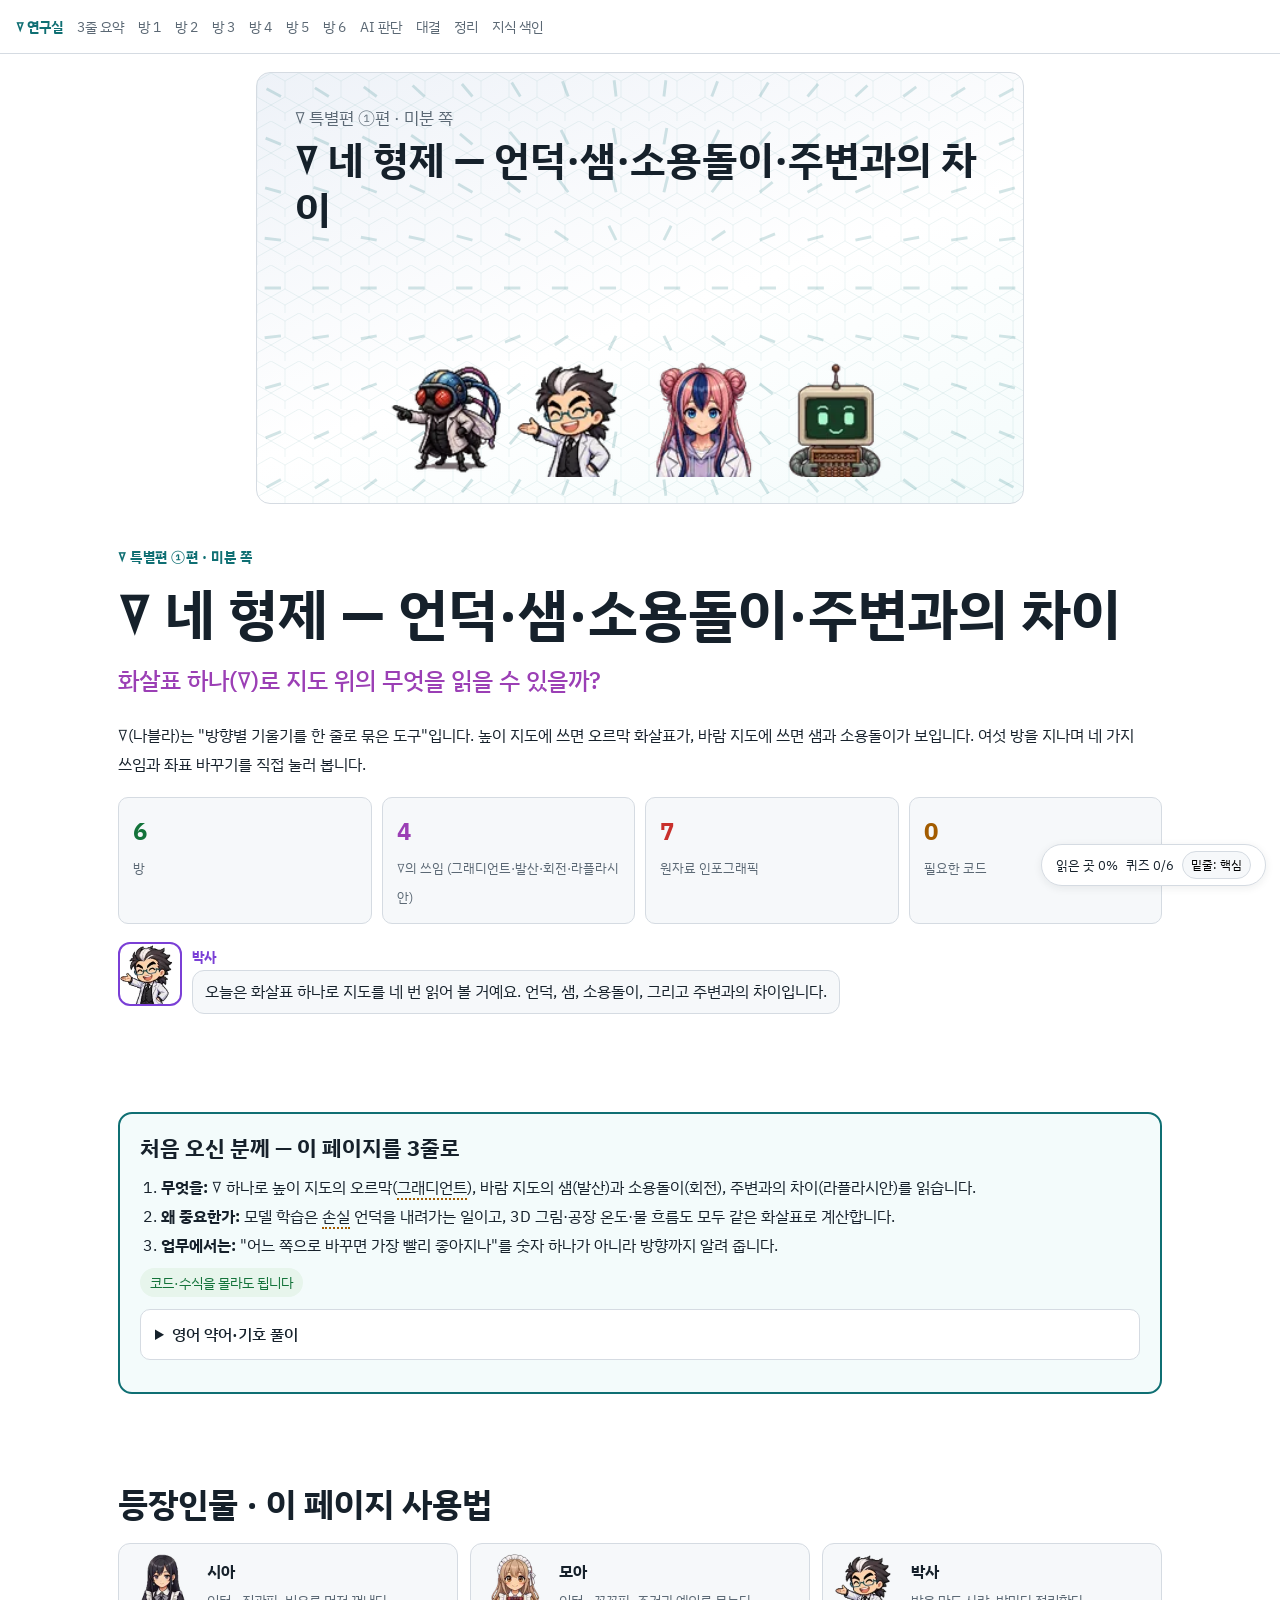
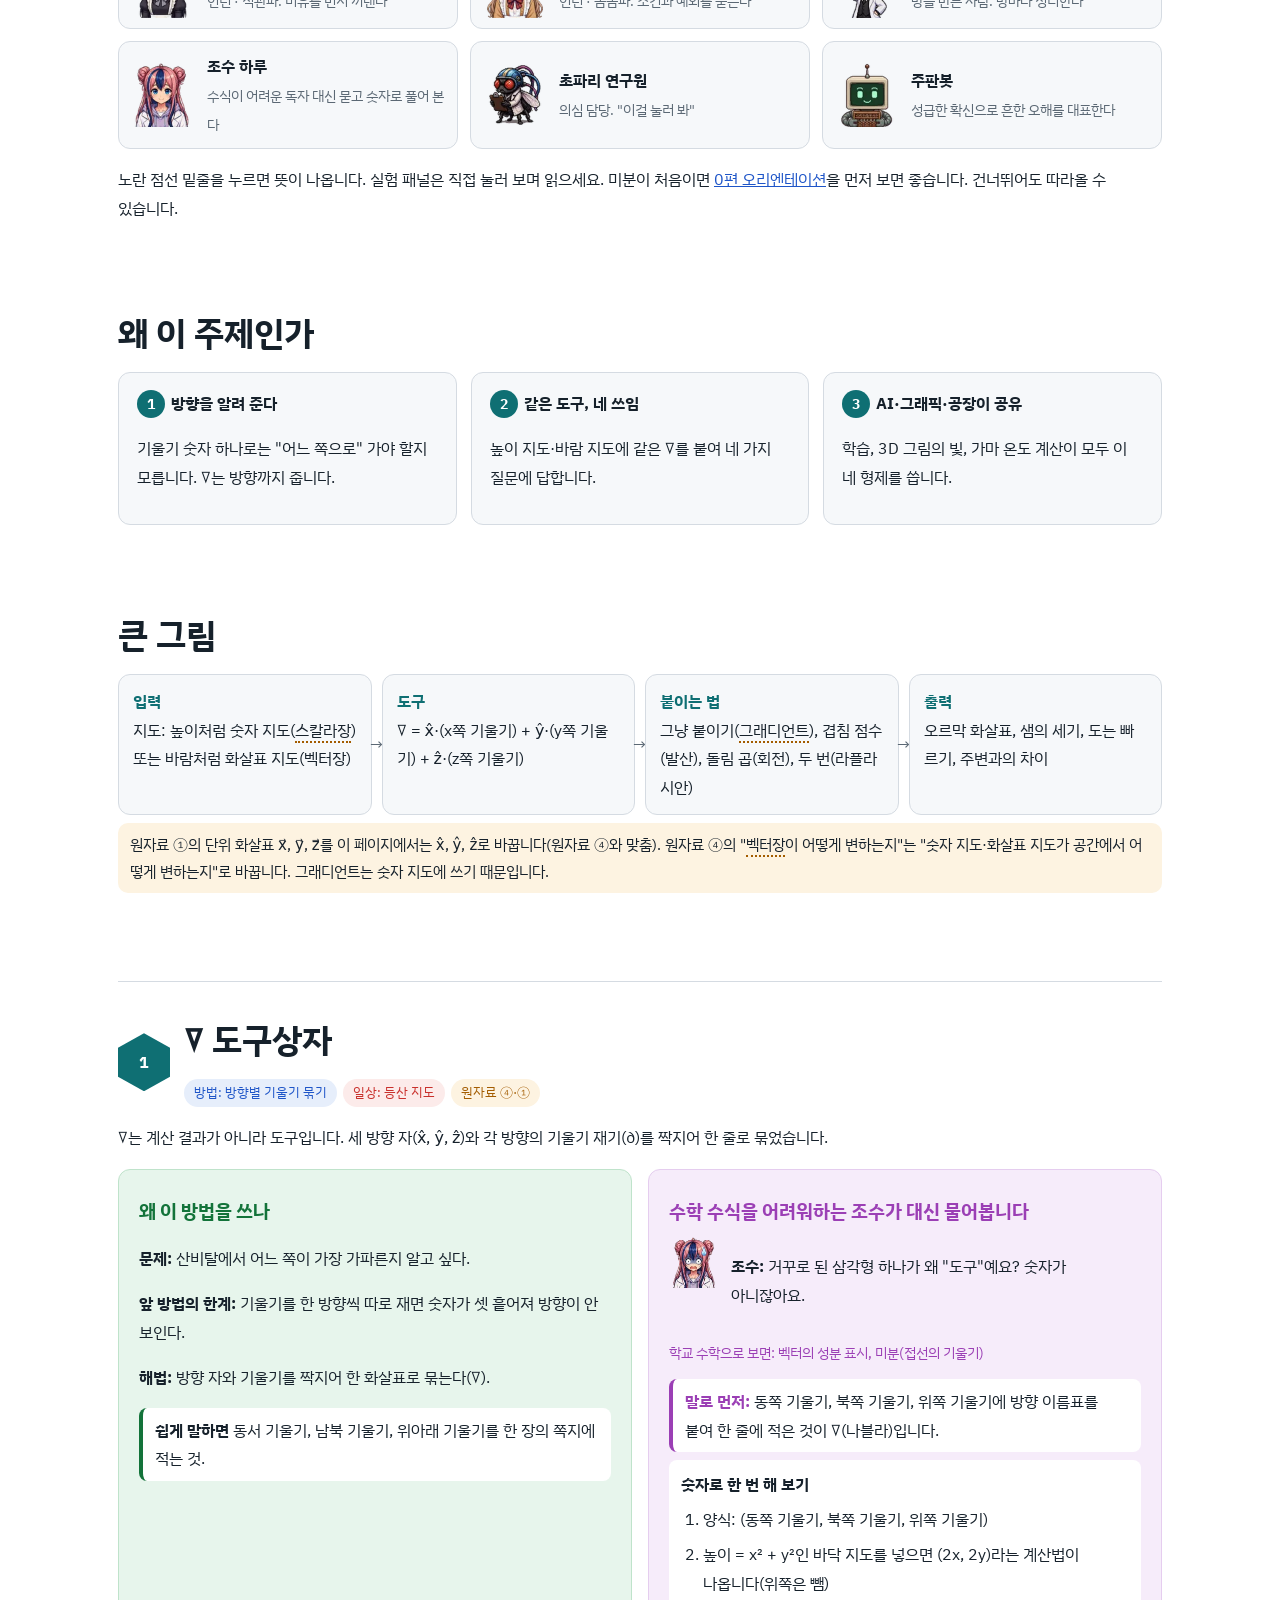
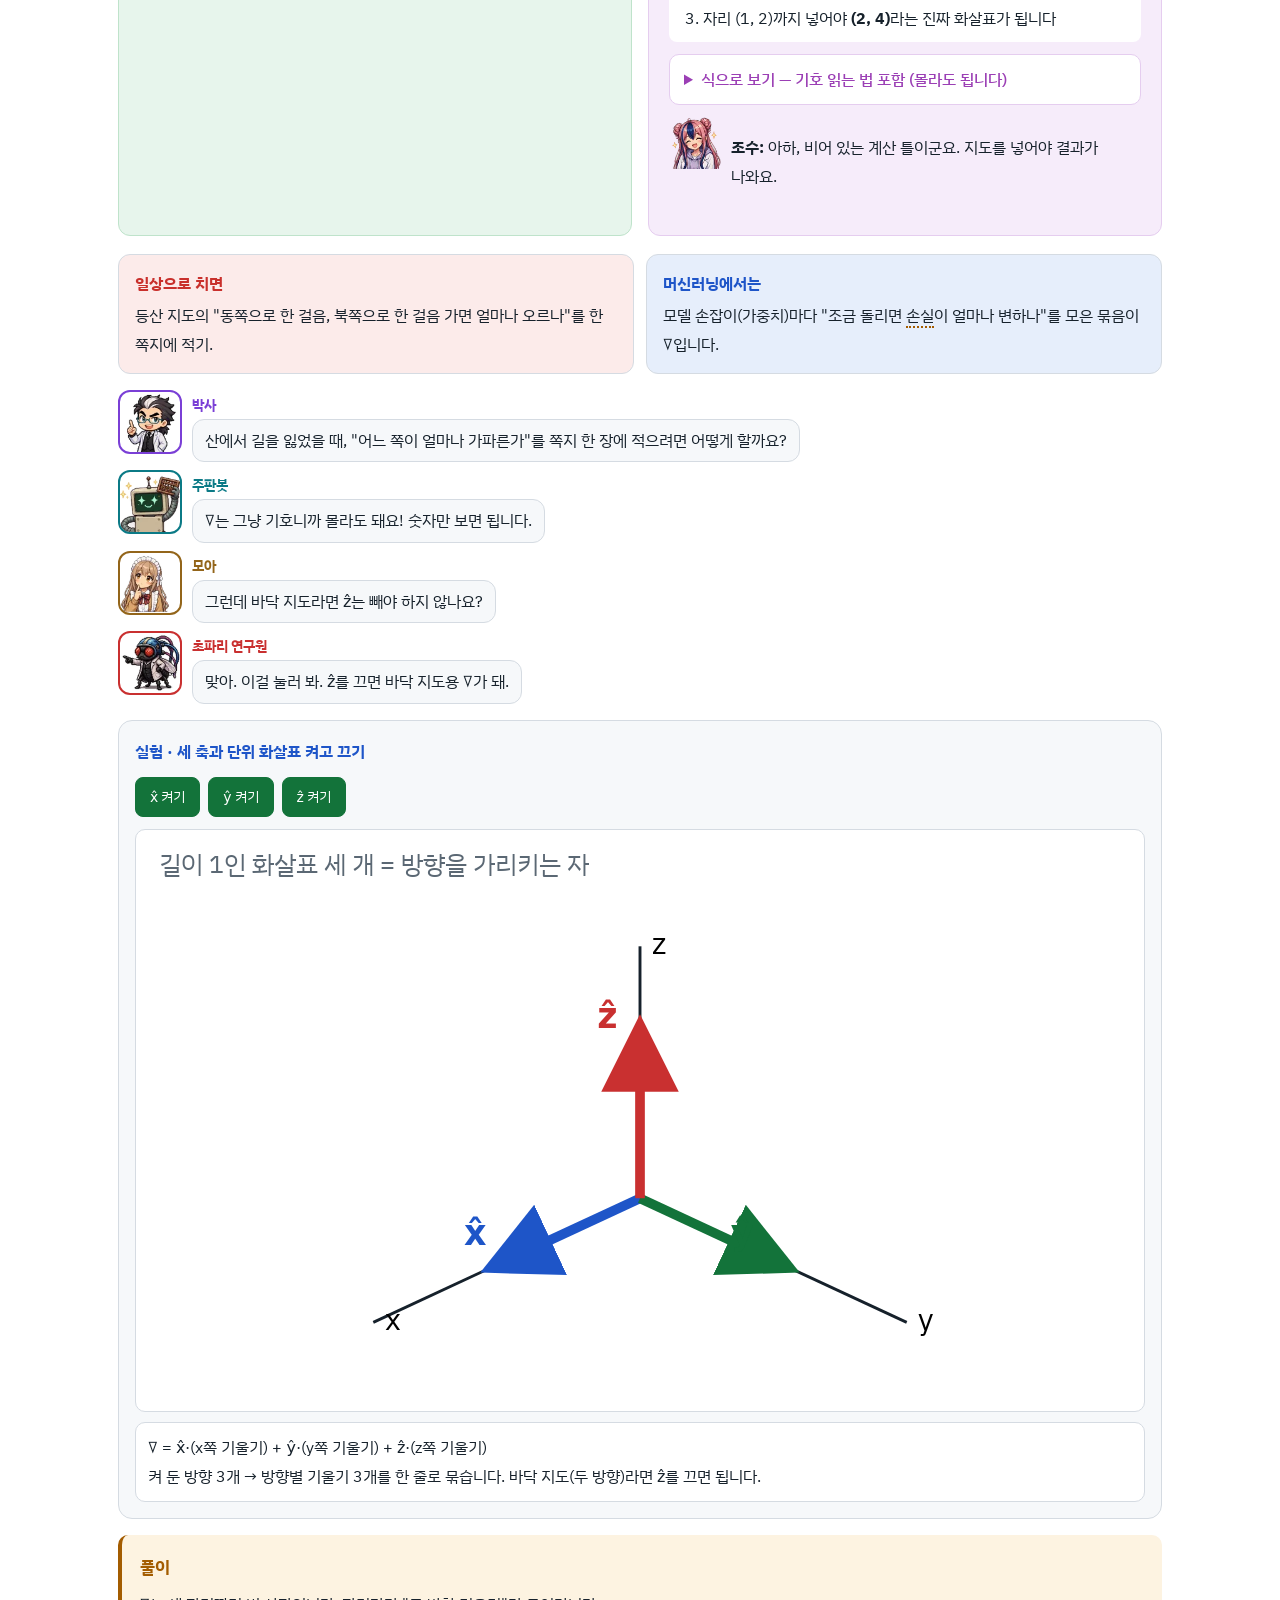
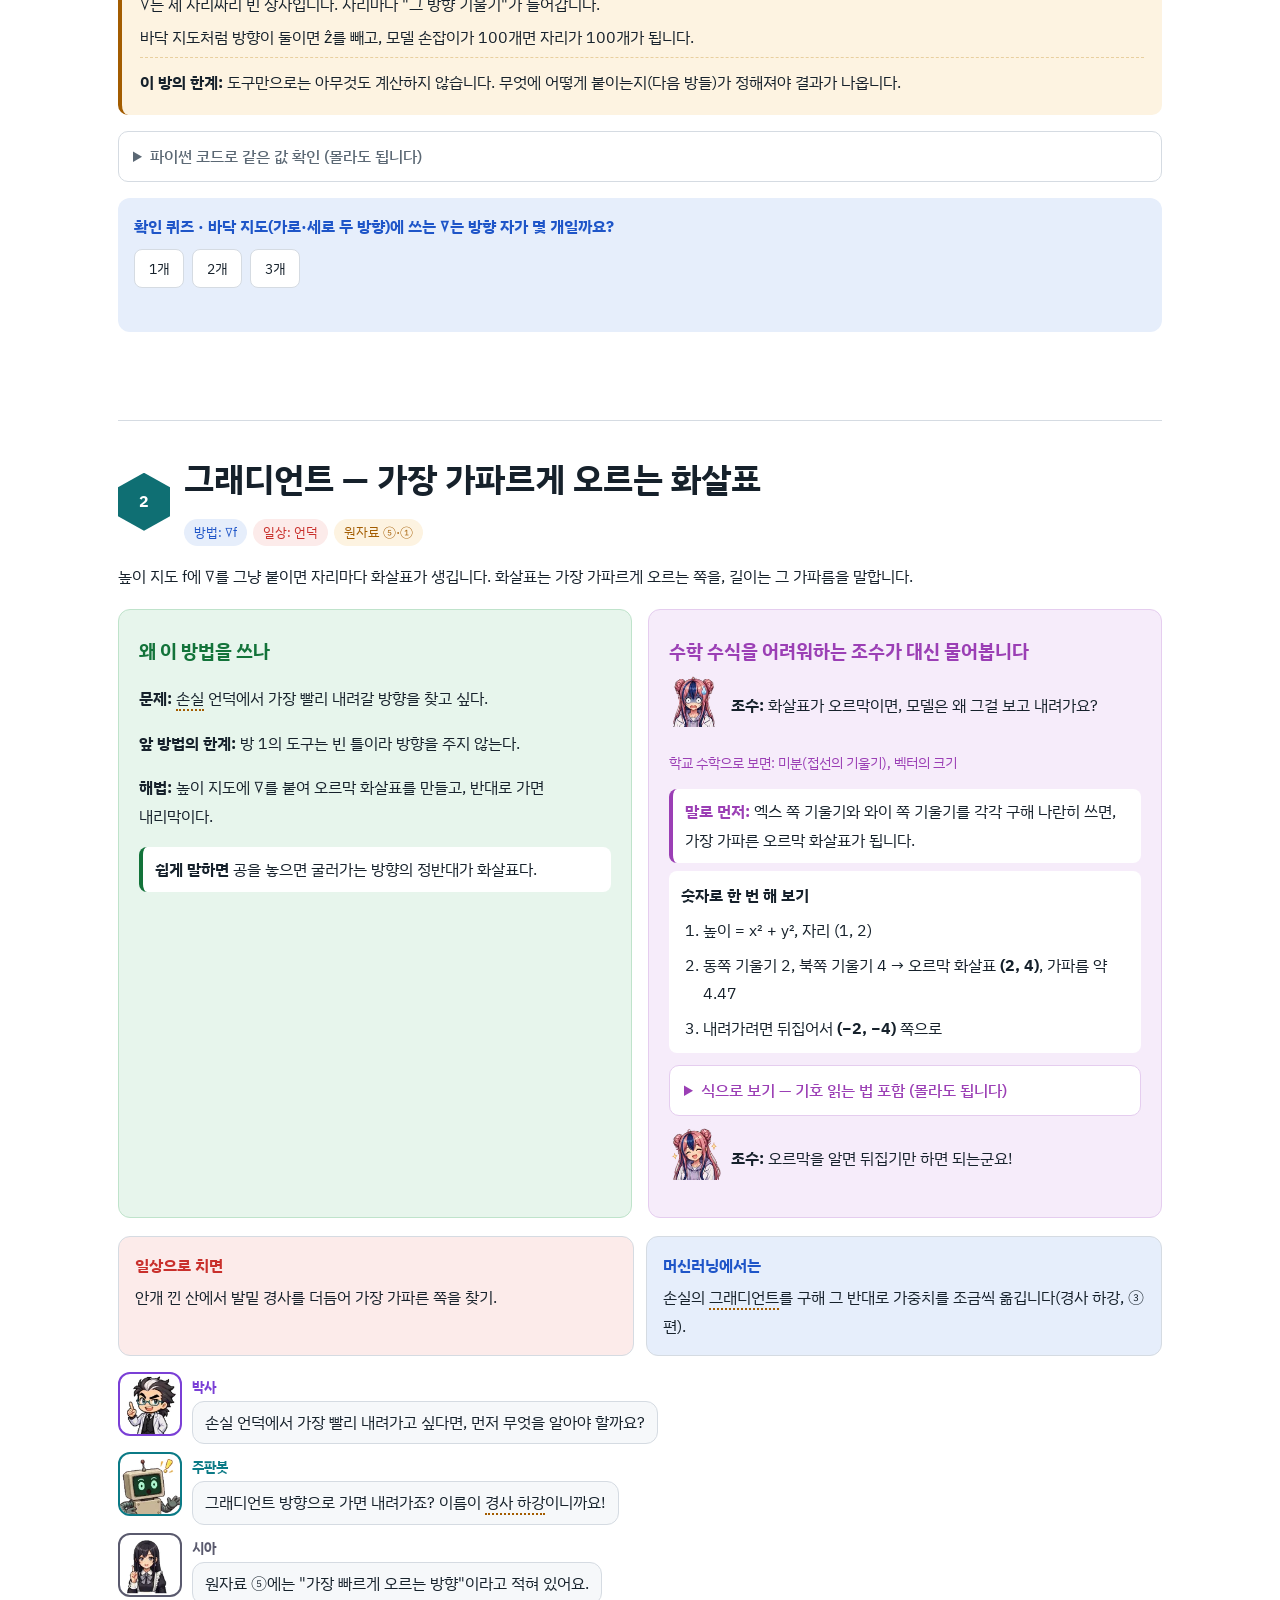
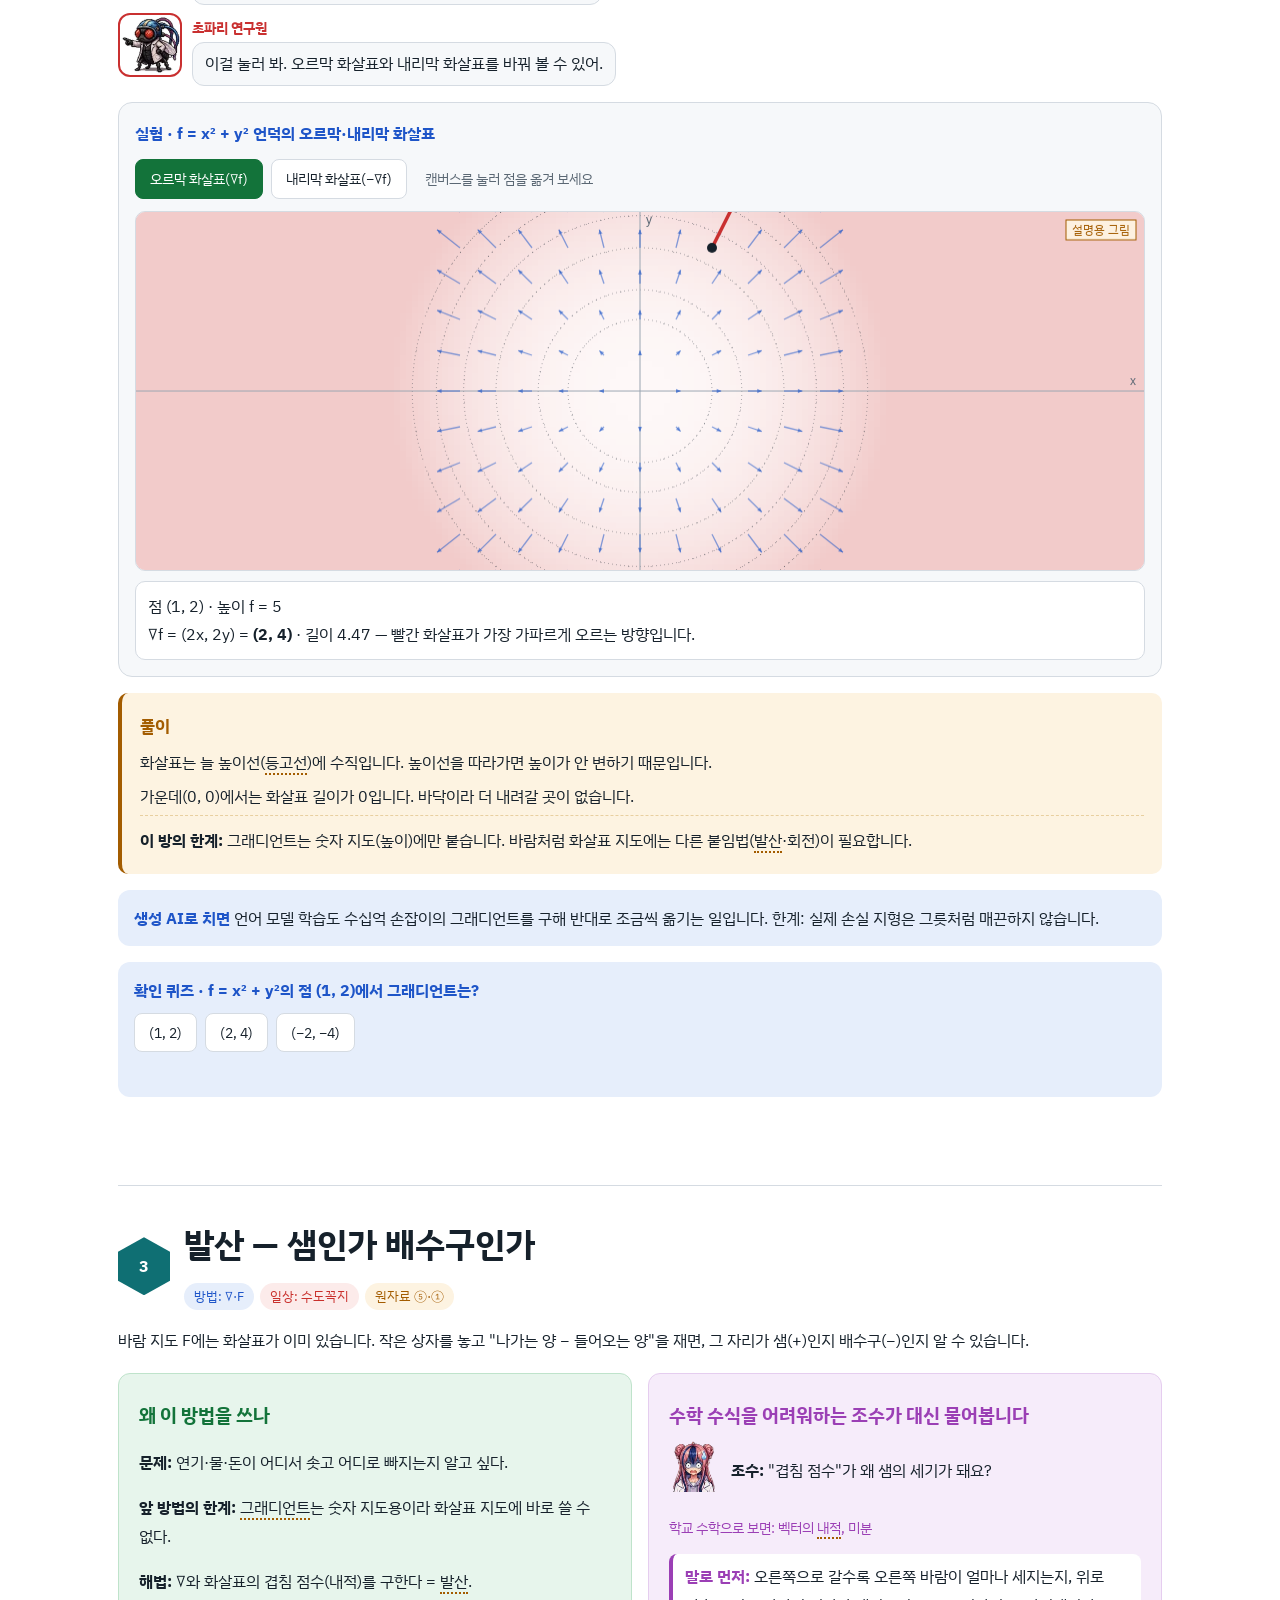
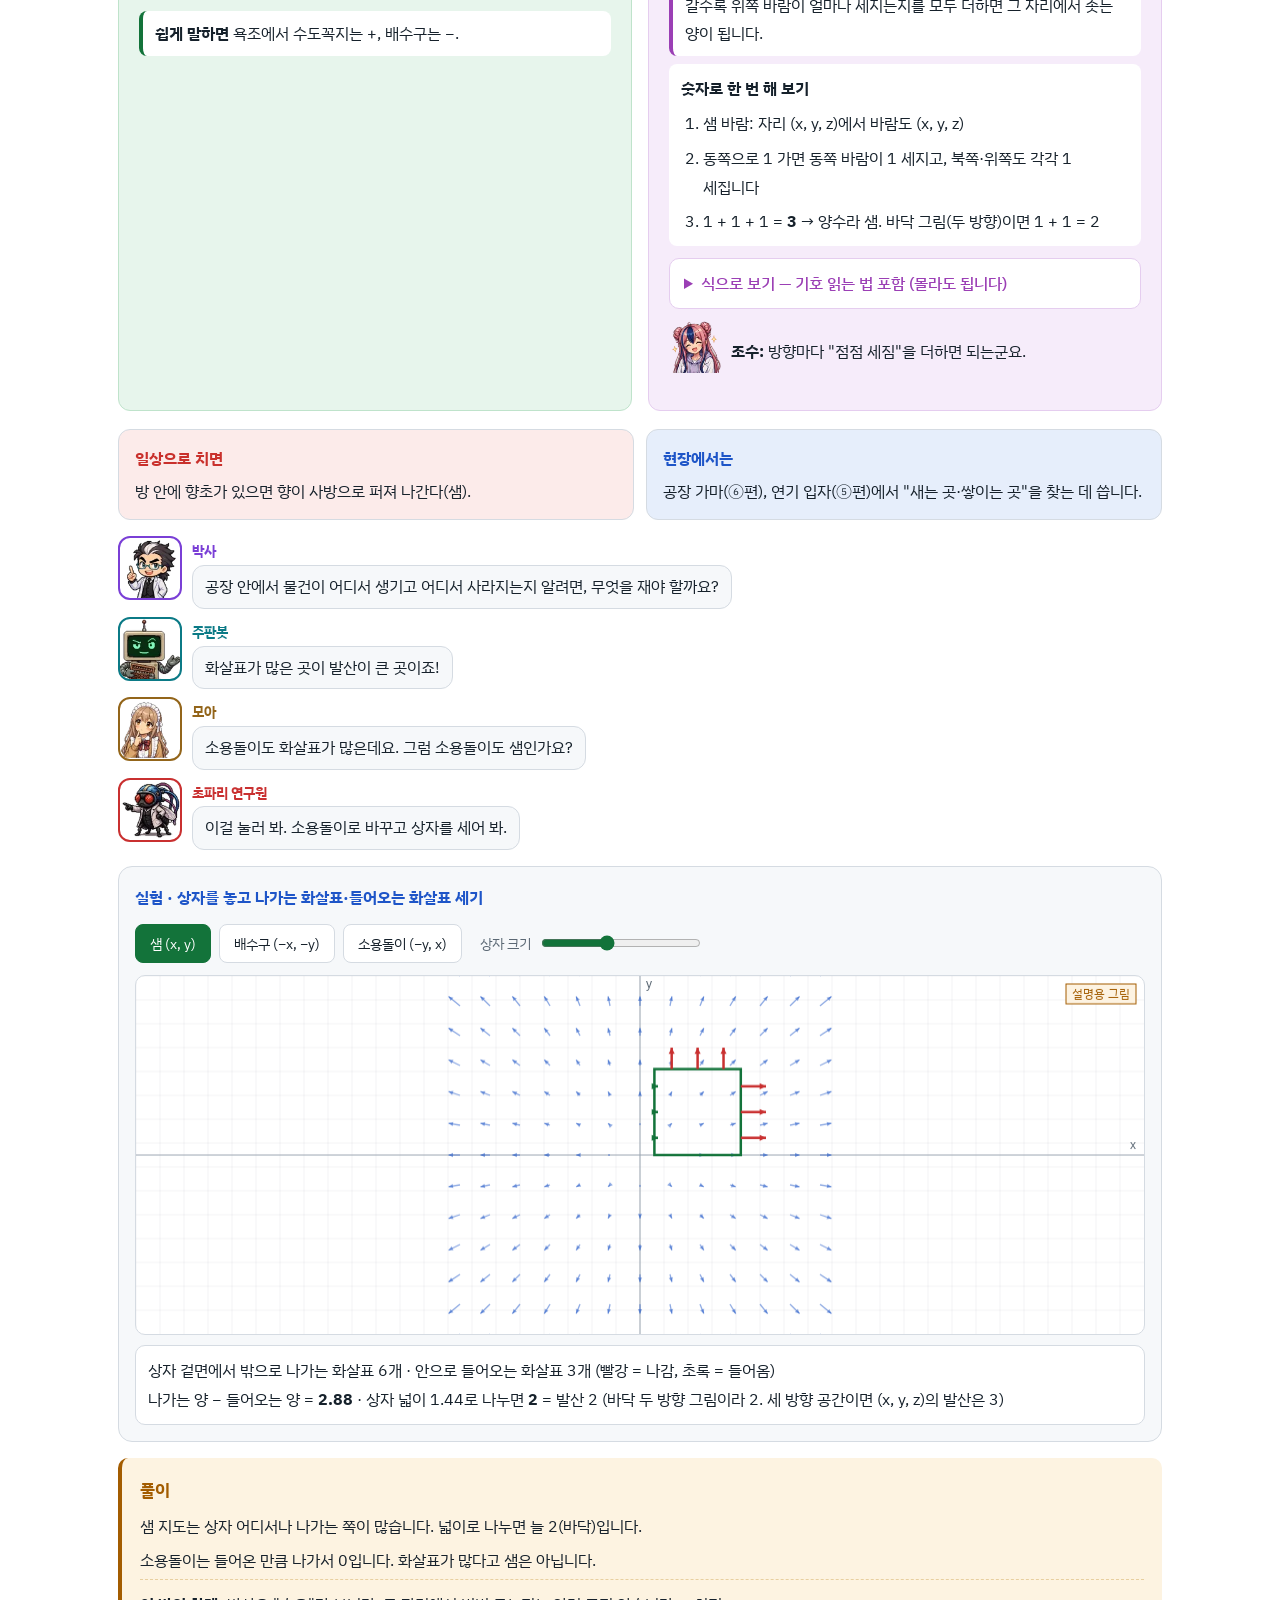
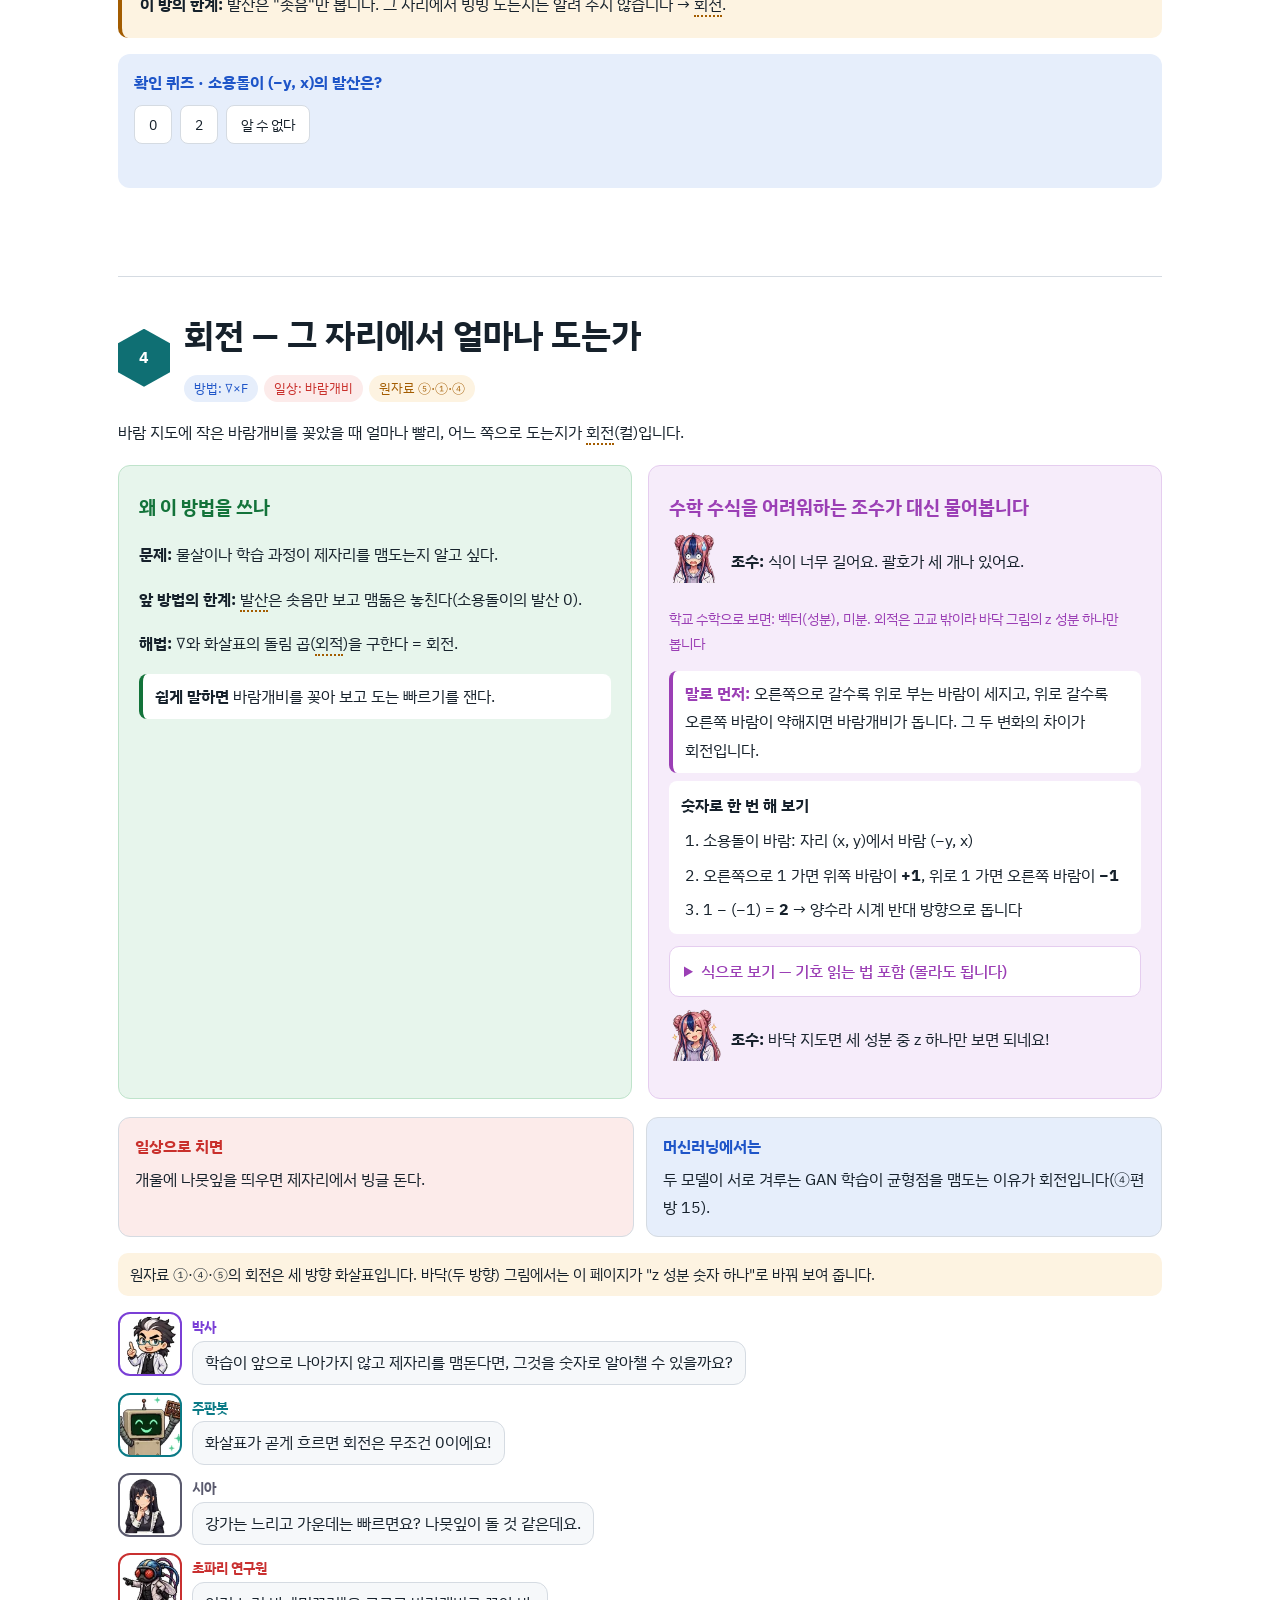
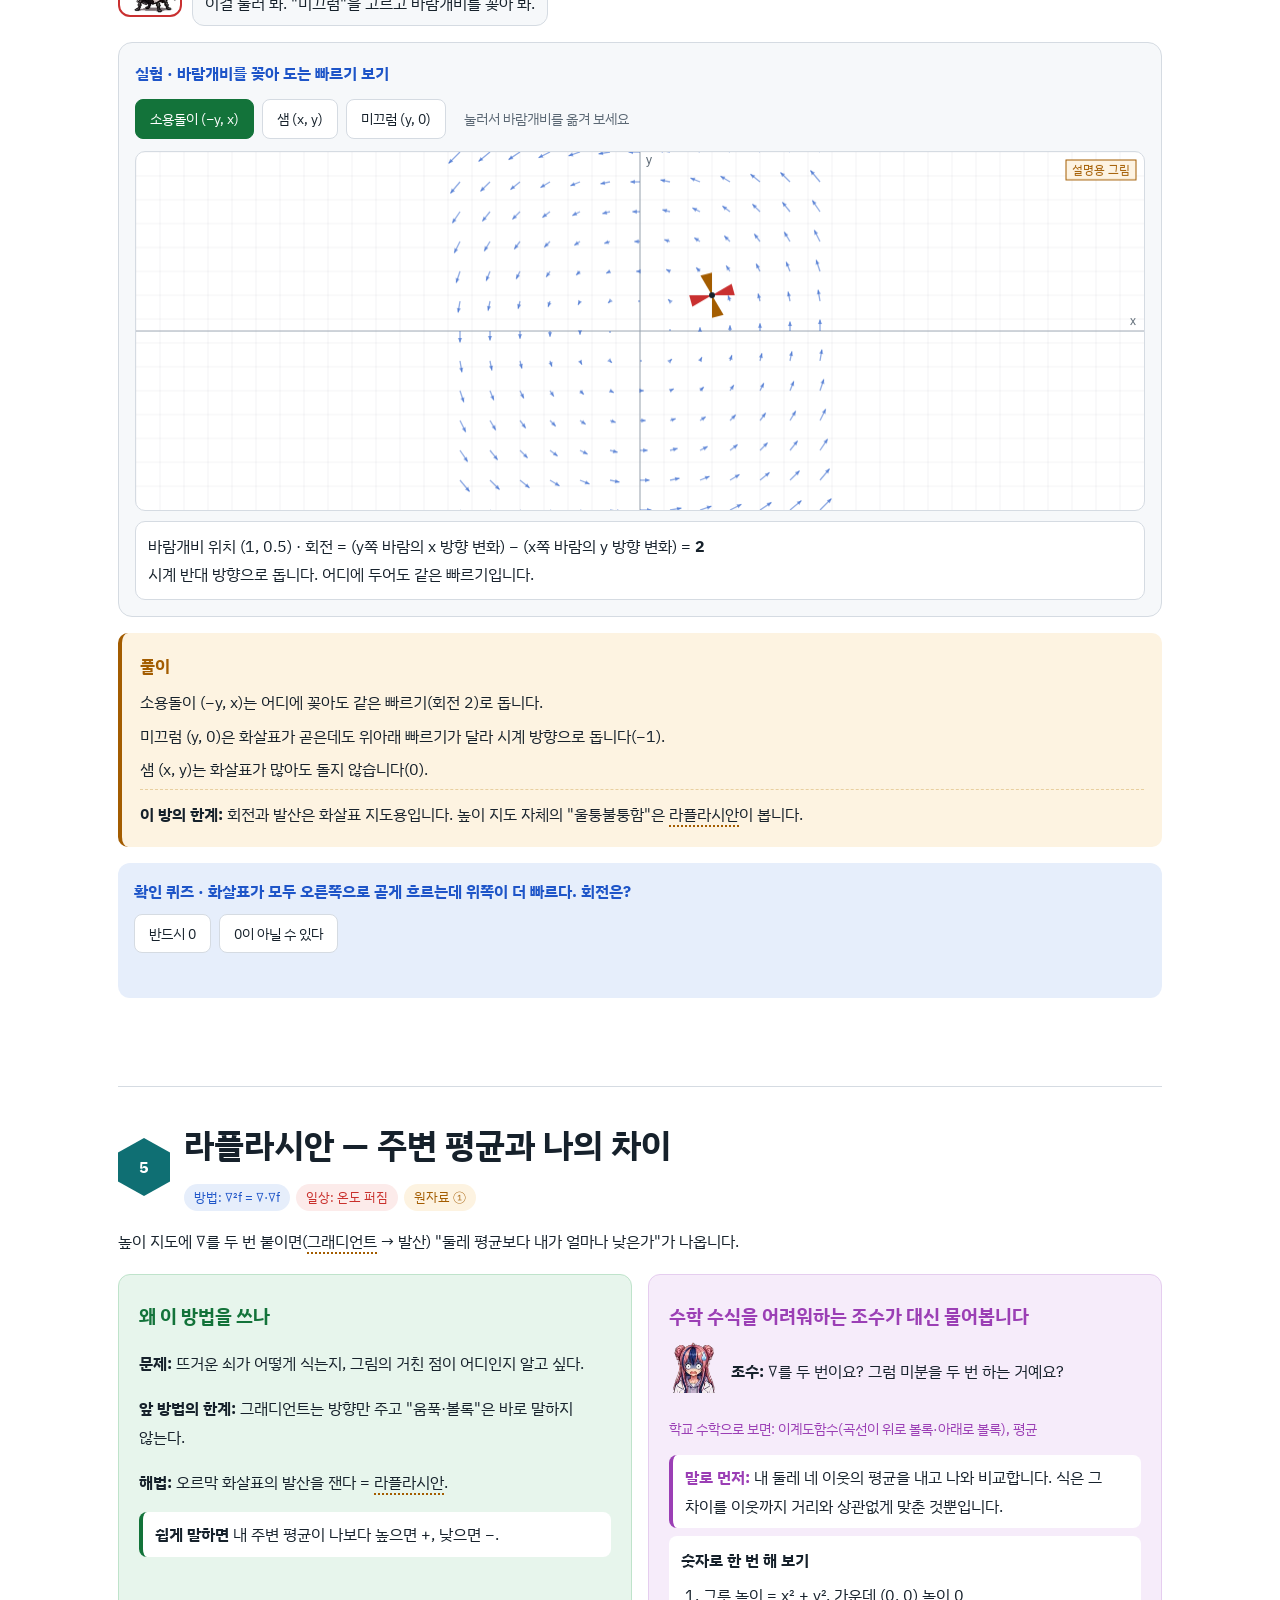
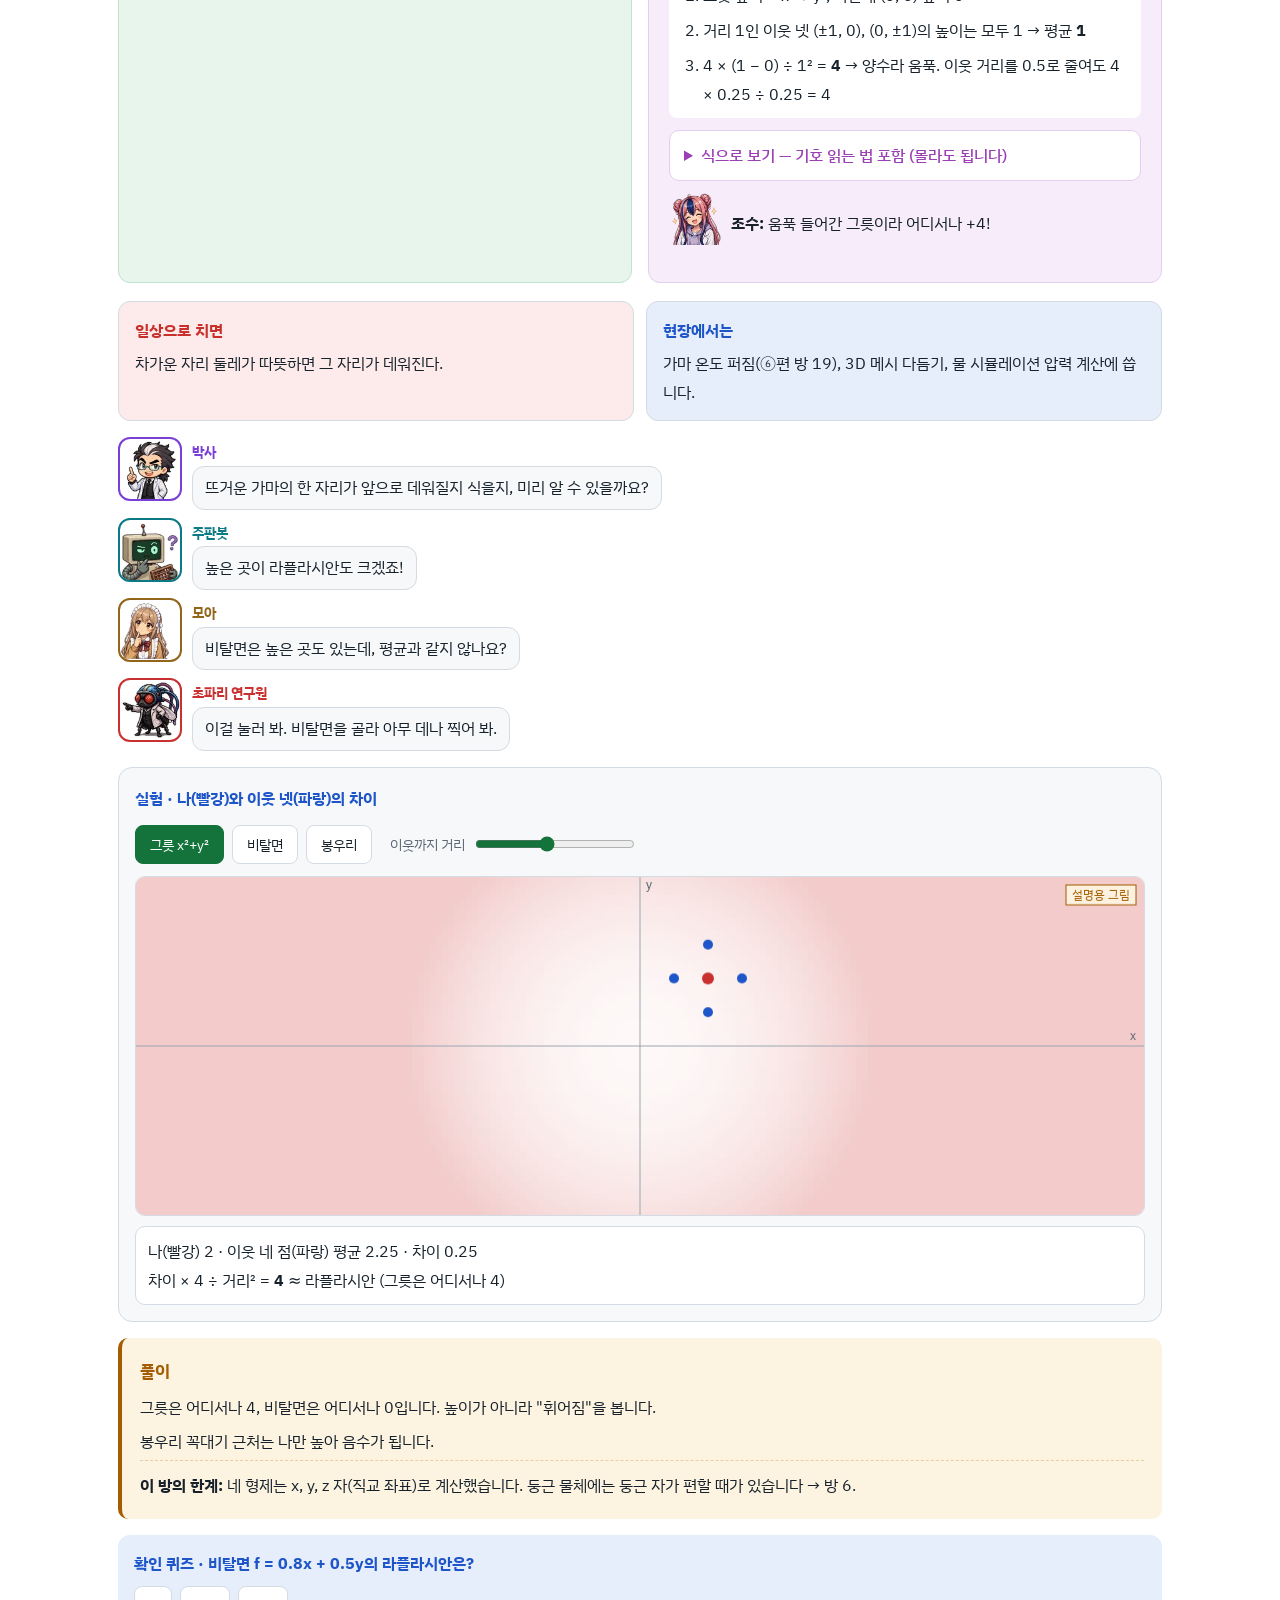
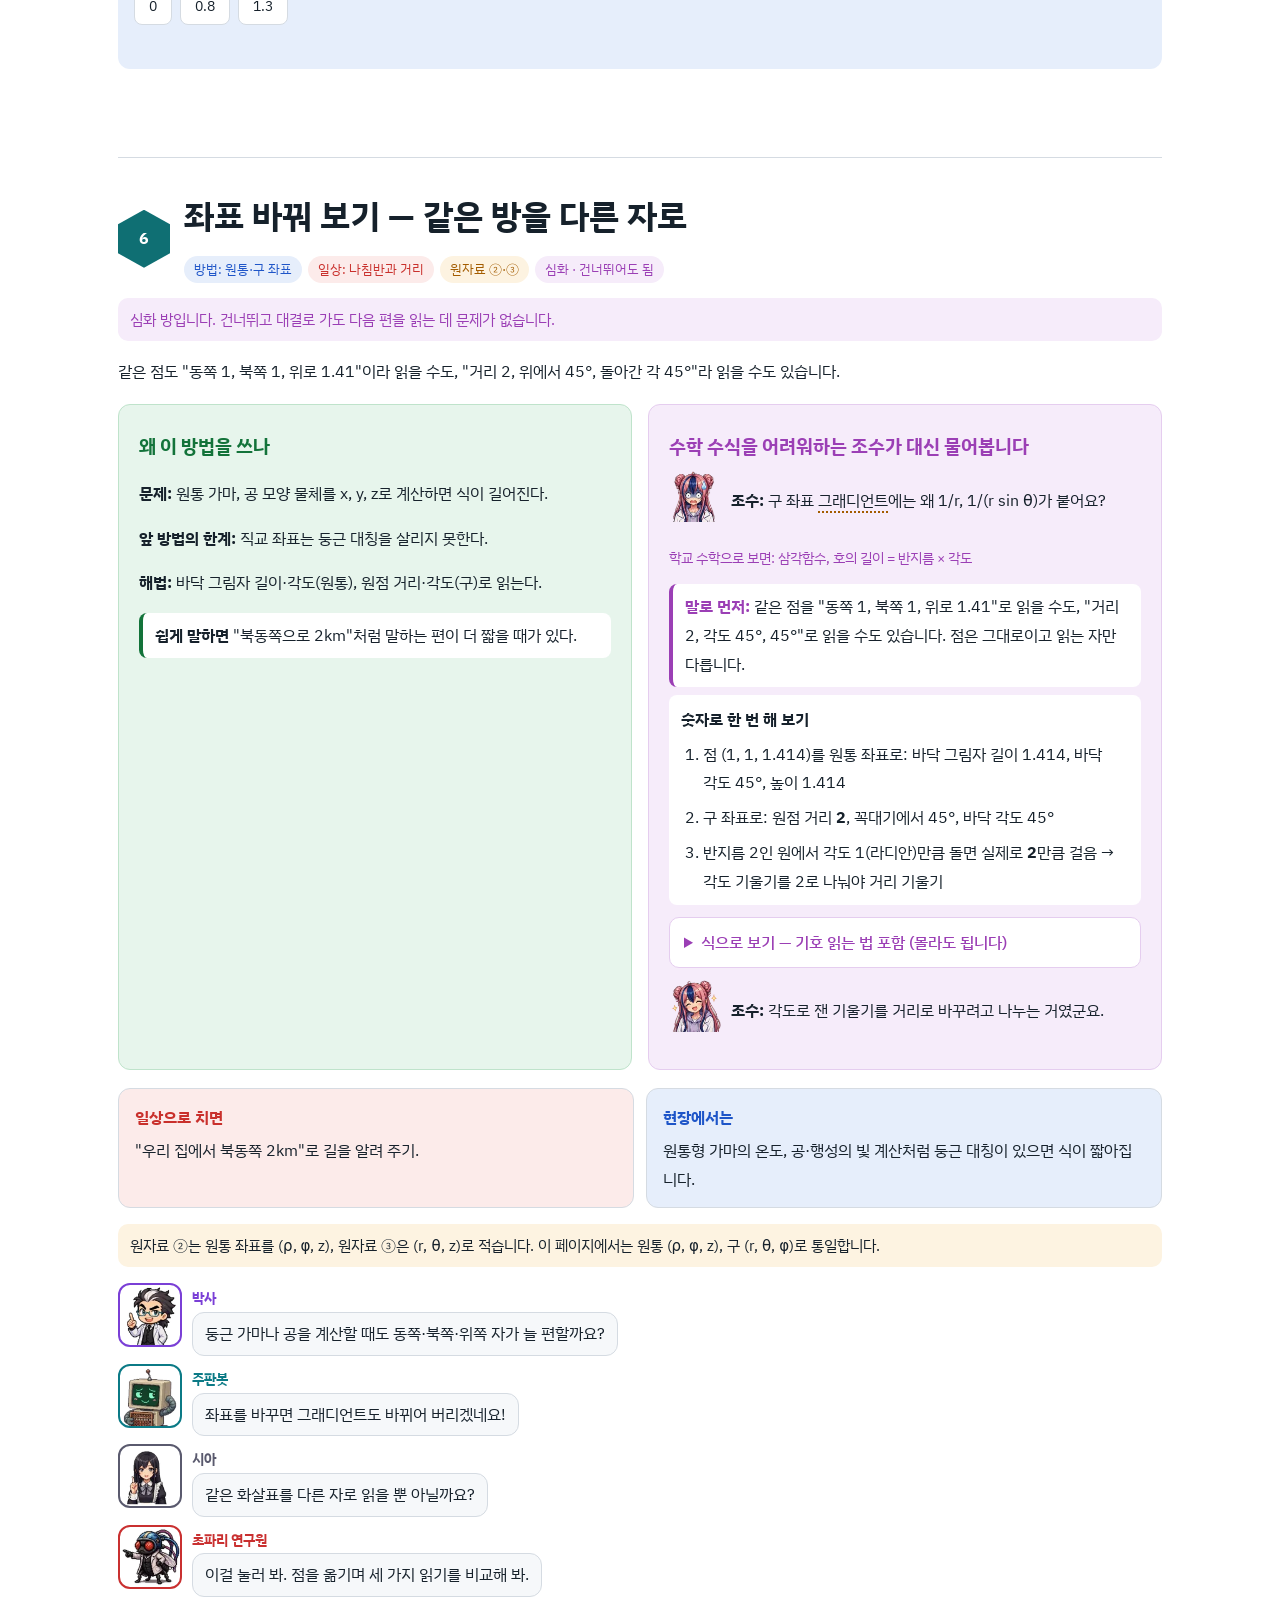
<file: 01_differential.html>
<!DOCTYPE html><html lang="ko"><head><meta charset="utf-8"><meta name="viewport" content="width=device-width, initial-scale=1, viewport-fit=cover">
<title>∇ 네 형제 — 언덕·샘·소용돌이·주변과의 차이 · ∇ 특별편</title><meta name="description" content="∇(나블라)는 &quot;방향별 기울기를 한 줄로 묶은 도구&quot;입니다. 높이 지도에 쓰면 오르막 화살표가, 바람 지도에 쓰면 샘과 소용돌이가 보입니다. 여섯 방을 지나며 네 가지 쓰임과 좌표 바꾸기를 직접 눌러 봅니다.">
<meta property="og:title" content="∇ 네 형제 — 언덕·샘·소용돌이·주변과의 차이 · ∇ 특별편"><meta property="og:description" content="화살표 하나(∇)로 지도 위의 무엇을 읽을 수 있을까?"><meta property="og:image" content="https://adminmrobo.github.io/vector_calculus_lab/assets/og/01.jpg"><meta property="og:type" content="article">
<link rel="preconnect" href="https://fonts.googleapis.com"><link rel="stylesheet" href="https://fonts.googleapis.com/css2?family=IBM+Plex+Sans+KR:wght@400;500;700&display=swap">
<style>:root{
  --bg:#ffffff; --panel:#f6f8fa; --panel2:#eef2f6; --rule:#d5dbe2;
  --text:#16212b; --muted:#5b6874;
  --stain:#9b3fb5; --gfp:#13733a; --eye:#c9302c; --amber:#a35c00; --info:#1e55c8;
  --stain-soft:#f6ecfa; --gfp-soft:#e7f5ec; --eye-soft:#fcebea; --amber-soft:#fdf3e1; --info-soft:#e6eefb;
  --c-doc:#7a3fd6; --c-asst:#c42a6e; --c-fly:#c93030; --c-robo:#0b7a86; --c-sia:#5a5a6e; --c-moa:#93651a;
  --accent:#0f6f73;
  color-scheme:light;
}
*{box-sizing:border-box}
html{scroll-behavior:smooth;scroll-padding-top:64px}
@media (prefers-reduced-motion:reduce){html{scroll-behavior:auto}}
body{margin:0;background:var(--bg);color:var(--text);font:16px/1.8 "IBM Plex Sans KR","Apple SD Gothic Neo","Malgun Gothic","Noto Sans KR",system-ui,sans-serif;overflow-x:hidden}
h1,h2,h3,p,li,td,th{word-break:keep-all;overflow-wrap:anywhere}
h1{font-size:clamp(32px,5vw,56px);line-height:1.2;margin:.2em 0}
h2{font-size:clamp(24px,3vw,34px);line-height:1.3;margin:0 0 .5em}
h3{font-size:19px;margin:.2em 0 .4em}
a{color:var(--info)}
:focus-visible{outline:3px solid #f2b705;outline-offset:2px}
#prog{position:fixed;top:0;left:0;height:3px;background:var(--gfp);width:0;z-index:60}
nav.top{position:sticky;top:0;z-index:50;height:54px;display:flex;align-items:center;gap:14px;padding:0 16px;background:rgba(255,255,255,.92);backdrop-filter:blur(8px);border-bottom:1px solid var(--rule);overflow-x:auto;white-space:nowrap}
nav.top .logo{font-weight:700;color:var(--accent);text-decoration:none}
nav.top a{font-size:14px;color:var(--muted);text-decoration:none}
nav.top a:hover{color:var(--text)}
main{max-width:1080px;margin:0 auto;padding:0 18px}
section{margin:88px 0}
@media (max-width:760px){section{margin:64px 0}}
.cover{margin:18px auto 0;max-width:1080px;padding:0 18px}
.cover .frame{position:relative;aspect-ratio:16/9;max-height:48vh;margin:0 auto;border:1px solid var(--rule);border-radius:14px;overflow:hidden;background:url("data:image/svg+xml,%3Csvg xmlns='http://www.w3.org/2000/svg' width='28' height='48' viewBox='0 0 28 48'%3E%3Cpath d='M14 0l14 8v16l-14 8L0 24V8z M14 32l14 8v16 M14 32L0 40v16' fill='none' stroke='%230f6f73' stroke-opacity='.08'/%3E%3C/svg%3E"),linear-gradient(160deg,#eef2f8,#ffffff 55%,#f3fbfb)}
.cover .frame svg.bgfield{position:absolute;inset:0;width:100%;height:100%}
.cover .frame .cast4{position:absolute;left:0;right:0;bottom:6%;display:flex;justify-content:center;gap:2%}
.cover .frame .cast4 img{width:15%;max-width:140px;aspect-ratio:1;image-rendering:pixelated}
img[data-who]{image-rendering:pixelated}
.cover .frame .ttl{position:absolute;left:5%;top:7%;right:5%}
.cover .frame .ttl b{display:block;font-size:clamp(18px,3.6vw,40px);line-height:1.25}
.cover .frame .ttl span{font-size:clamp(12px,1.6vw,17px);color:var(--muted)}
.cover .frame img.coverimg{position:absolute;inset:0;width:100%;height:100%;object-fit:cover}
header.hero{position:relative;padding:40px 0 10px}
header.hero .kicker{font-size:14px;font-weight:700;color:var(--accent);letter-spacing:.04em}
header.hero .q{font-size:clamp(18px,2.4vw,24px);color:var(--stain);font-weight:500;margin:.3em 0 .8em}
.kpis{display:grid;grid-template-columns:repeat(4,1fr);gap:10px;margin:18px 0}
.kpi{background:var(--panel);border:1px solid var(--rule);border-radius:10px;padding:12px 14px}
.kpi b{display:block;font-size:24px;font-variant-numeric:tabular-nums}
.kpi span{font-size:13px;color:var(--muted)}
.kpi.g b{color:var(--gfp)}.kpi.m b{color:var(--stain)}.kpi.r b{color:var(--eye)}.kpi.a b{color:var(--amber)}
@media (max-width:860px){.kpis{grid-template-columns:repeat(2,1fr)}}
.three{border:2px solid var(--accent);border-radius:14px;padding:20px;background:#f3fbfb}
.three h2{font-size:22px}
.three ol{margin:0;padding-left:1.3em}
.three .nocode{display:inline-block;margin-top:8px;font-size:14px;background:var(--gfp-soft);color:var(--gfp);padding:2px 10px;border-radius:99px}
details{border:1px solid var(--rule);border-radius:10px;padding:10px 14px;margin:12px 0;background:var(--bg)}
details summary{cursor:pointer;font-weight:500}
.steps{display:grid;grid-template-columns:repeat(3,1fr);gap:14px}
.steps>div,.card{background:var(--panel);border:1px solid var(--rule);border-radius:12px;padding:16px 18px}
.steps b.n{display:inline-grid;place-items:center;width:28px;height:28px;border-radius:50%;background:var(--accent);color:#fff;font-size:14px;margin-right:6px}
@media (max-width:860px){.steps{grid-template-columns:1fr}}
.cast{display:grid;grid-template-columns:repeat(3,1fr);gap:12px}
.cast .c{display:flex;gap:12px;align-items:center;background:var(--panel);border:1px solid var(--rule);border-radius:12px;padding:10px 12px}
.cast .c img{width:64px;height:64px;flex:none}
.cast .c b{display:block}
.cast .c span{font-size:14px;color:var(--muted);line-height:1.5}
@media (max-width:860px){.cast{grid-template-columns:repeat(2,1fr)}}
@media (max-width:520px){.cast{grid-template-columns:1fr}}
.big{display:grid;grid-template-columns:repeat(4,1fr);gap:10px}
.big>div{background:var(--panel);border:1px solid var(--rule);border-radius:12px;padding:12px 14px;position:relative}
.big>div b{display:block;color:var(--accent)}
.big>div:not(:last-child)::after{content:"→";position:absolute;right:-12px;top:40%;color:var(--muted)}
@media (max-width:860px){.big{grid-template-columns:repeat(2,1fr)}.big>div::after{display:none}}
.route{display:flex;flex-wrap:wrap;gap:8px;margin:10px 0}
.route a,.chip{display:inline-block;padding:4px 12px;border-radius:99px;border:1px solid var(--rule);background:var(--bg);font-size:14px;text-decoration:none;color:var(--text)}
.route a.fast{background:var(--gfp);color:#fff;border-color:var(--gfp)}
.level{border-top:1px solid var(--rule);padding-top:36px}
.lvhead{display:flex;gap:14px;align-items:center;flex-wrap:wrap}
.hex{width:52px;height:58px;flex:none;display:grid;place-items:center;background:var(--accent);color:#fff;font-weight:700;clip-path:polygon(50% 0,100% 25%,100% 75%,50% 100%,0 75%,0 25%)}
.tags{display:flex;gap:6px;flex-wrap:wrap}
.tag{font-size:13px;padding:2px 10px;border-radius:99px;background:var(--panel2);color:var(--muted)}
.tag.m{background:var(--info-soft);color:var(--info)}.tag.d{background:var(--eye-soft);color:var(--eye)}.tag.s{background:var(--amber-soft);color:var(--amber)}.tag.deep{background:var(--stain-soft);color:var(--stain)}
.duo{display:grid;grid-template-columns:1fr 1fr;gap:16px;margin:18px 0}
@media (max-width:860px){.duo{grid-template-columns:1fr}}
.whybox{background:var(--gfp-soft);border:1px solid #bfe3cb;border-radius:12px;padding:20px}
.whybox h3{color:var(--gfp)}
.whybox .easy{margin-top:10px;padding:8px 12px;border-radius:8px;background:#fff;border-left:4px solid var(--gfp)}
.mathbox{background:var(--stain-soft);border:1px solid #e5cdef;border-radius:12px;padding:20px}
.mathbox h3{color:var(--stain)}
.mathbox .asq{display:flex;gap:10px;align-items:flex-start;margin-bottom:8px}
.mathbox .asq img{width:52px;height:52px;flex:none}
.mathbox table{width:100%;border-collapse:collapse;font-size:15px;margin:8px 0;background:#fff}
.mathbox td,.mathbox th{border:1px solid #e5cdef;padding:6px 8px;text-align:left;vertical-align:top}
.mathbox .num{background:#fff;border-radius:8px;padding:10px 12px;margin:8px 0;font-variant-numeric:tabular-nums}
.mathbox .school{font-size:14px;color:var(--stain)}
.pair{display:grid;grid-template-columns:1fr 1fr;gap:12px;margin:16px 0}
.pair>div{border-radius:12px;padding:14px 16px;border:1px solid var(--rule)}
.pair .fly{background:var(--eye-soft)}.pair .nn{background:var(--info-soft)}
.pair b{display:block;margin-bottom:4px}
.pair .fly b{color:var(--eye)}.pair .nn b{color:var(--info)}
@media (max-width:760px){.pair{grid-template-columns:1fr}}
.talk{display:grid;gap:8px;margin:16px 0}
.say{display:flex;gap:10px;align-items:flex-start}
.say img.who{width:64px;height:64px;flex:none;border:2px solid var(--rule);border-radius:12px;background:#fff}
.say .name{font-size:14px}
.say p{margin:0;background:var(--panel);border:1px solid var(--rule);border-radius:12px;padding:8px 12px;line-height:1.6}
@media (max-width:520px){.say img.who{width:52px;height:52px}}
.say[data-who=doc] img{border-color:var(--c-doc)}.say[data-who=doc] .name{color:var(--c-doc)}
.say[data-who=asst] img{border-color:var(--c-asst)}.say[data-who=asst] .name{color:var(--c-asst)}
.say[data-who=fly] img{border-color:var(--c-fly)}.say[data-who=fly] .name{color:var(--c-fly)}
.say[data-who=robo] img{border-color:var(--c-robo)}.say[data-who=robo] .name{color:var(--c-robo)}
.say[data-who=sia] img{border-color:var(--c-sia)}.say[data-who=sia] .name{color:var(--c-sia)}
.say[data-who=moa] img{border-color:var(--c-moa)}.say[data-who=moa] .name{color:var(--c-moa)}
.panel{background:var(--panel);border:1px solid var(--rule);border-radius:14px;padding:16px;margin:16px 0}
.panel .ptitle{font-weight:700;color:var(--info);margin-bottom:8px}
.panel canvas{display:block;width:100%;background:#fff;border:1px solid var(--rule);border-radius:10px;touch-action:pan-y}
.panel svg{display:block;width:100%;height:auto;background:#fff;border:1px solid var(--rule);border-radius:10px}
.ctrl{display:flex;flex-wrap:wrap;gap:10px 18px;align-items:center;margin:12px 0}
.ctrl .group{display:flex;gap:8px;align-items:center;flex-wrap:wrap}
.glabel{font-size:14px;color:var(--muted)}
.bt{font:inherit;font-size:14px;padding:6px 14px;border-radius:8px;border:1px solid var(--rule);background:#fff;color:var(--text);cursor:pointer}
.bt.primary,.bt[aria-pressed=true]{background:var(--gfp);border-color:var(--gfp);color:#fff}
.val{font-variant-numeric:tabular-nums;font-weight:700;min-width:3em;display:inline-block}
input[type=range]{width:160px;accent-color:var(--gfp)}
.readout{background:#fff;border:1px solid var(--rule);border-radius:10px;padding:10px 12px;font-variant-numeric:tabular-nums;margin-top:10px}
.eq{font-variant-numeric:tabular-nums;background:#fff;border:1px dashed var(--rule);border-radius:8px;padding:8px 12px;margin:8px 0;overflow-x:auto}
.eq b{color:var(--gfp)}.eq em{color:var(--stain);font-style:normal}.eq i{color:var(--amber);font-style:normal}
.explain{background:var(--amber-soft);border-left:4px solid var(--amber);border-radius:10px;padding:14px 18px;margin:16px 0}
.explain h3{color:var(--amber);font-size:17px}
.explain p{margin:.3em 0}
.lim{margin-top:10px;padding-top:10px;border-top:1px dashed #e8cf9f}
.bridge{border-radius:12px;padding:14px 16px;margin:12px 0}
.bridge.gen{background:var(--info-soft)}.bridge.gen b{color:var(--info)}
.bridge.field{background:var(--eye-soft)}.bridge.field b{color:var(--eye)}
.codefold summary{color:var(--muted)}
.codefold code{display:block;background:var(--panel);padding:8px 10px;border-radius:6px;white-space:pre-wrap;font-size:14px}
.quiz{background:var(--info-soft);border-radius:12px;padding:14px 16px;margin:16px 0}
.quiz .qq{font-weight:700;color:var(--info)}
.quiz .opts{display:flex;flex-wrap:wrap;gap:8px;margin:8px 0}
.quiz .opts .bt.ok{background:var(--gfp);color:#fff;border-color:var(--gfp)}
.quiz .opts .bt.no{background:var(--eye-soft);border-color:var(--eye);color:var(--eye)}
.quiz .fb{min-height:1.4em}
.tw{overflow-x:auto}
table.tb{border-collapse:collapse;width:100%;min-width:0;font-size:15px}
table.tb th,table.tb td{border:1px solid var(--rule);padding:8px 10px;text-align:left;vertical-align:top}
table.tb th{background:var(--panel2)}
.duel{background:var(--panel);border:1px solid var(--rule);border-radius:14px;padding:18px}
.duel .vs{display:grid;grid-template-columns:1fr auto 1fr;gap:12px;align-items:center}
.duel .side{background:#fff;border:1px solid var(--rule);border-radius:12px;padding:12px;text-align:center}
.duel .side img{width:96px;height:96px}
.duel .vsmark{font-weight:700;font-size:28px;color:var(--eye)}
.duel .bars{display:grid;gap:8px;margin:12px 0}
.duel .bar{display:grid;grid-template-columns:7em 1fr 6em;gap:8px;align-items:center}
.duel .bar .track{height:18px;background:#fff;border:1px solid var(--rule);border-radius:9px;overflow:hidden}
.duel .bar .fill{height:100%}
.duel .result{display:none}
.duel.open .result{display:block}
@media (max-width:520px){.duel .vs{grid-template-columns:1fr}.duel .vsmark{text-align:center}}
.stamp{display:inline-block;font-size:12px;color:var(--amber);border:1px solid var(--amber);border-radius:4px;padding:0 6px;background:var(--amber-soft)}
.jt{border-bottom:2px dotted var(--amber);cursor:help}
#tip{position:absolute;z-index:70;max-width:300px;background:#fff;border:1px solid var(--rule);border-radius:10px;padding:10px 12px;box-shadow:0 4px 16px rgba(22,33,43,.12);font-size:14px;line-height:1.6;display:none}
#tip b{color:var(--amber)}
#study{position:fixed;right:14px;bottom:14px;z-index:55;background:#fff;border:1px solid var(--rule);border-radius:99px;padding:6px 14px;font-size:13px;box-shadow:0 2px 8px rgba(22,33,43,.08);display:flex;gap:8px;align-items:center}
#study button{font:inherit;font-size:12px;border:1px solid var(--rule);background:var(--panel);border-radius:99px;padding:2px 8px;cursor:pointer}
@media (max-width:520px){#study{left:8px;right:8px;justify-content:center}}
.kg .chips{display:flex;flex-wrap:wrap;gap:6px;margin:8px 0}
.kg .chips button{font:inherit;font-size:13px;border:1px solid var(--rule);border-radius:99px;padding:2px 10px;background:#fff;cursor:pointer}
.kg .chips button[aria-pressed=true]{background:var(--info);color:#fff;border-color:var(--info)}
.kg input[type=search]{font:inherit;width:100%;padding:8px 12px;border:1px solid var(--rule);border-radius:10px}
.kg .list{max-height:360px;overflow:auto;border:1px solid var(--rule);border-radius:10px;margin-top:8px}
.kg .item{padding:8px 12px;border-bottom:1px solid var(--panel2);font-size:15px}
.kg .item .k{font-size:12px;color:var(--info);margin-right:6px}
.kg .item.hl{background:var(--amber-soft)}
.kg canvas{display:block;width:100%;height:320px;border:1px solid var(--rule);border-radius:10px}
.flowchips{display:flex;flex-wrap:wrap;gap:6px;align-items:center}
.flowchips span{background:var(--gfp-soft);color:var(--gfp);border-radius:99px;padding:2px 10px;font-size:13px}
footer{border-top:1px solid var(--rule);margin-top:80px;padding:28px 18px 90px;max-width:1080px;margin-left:auto;margin-right:auto;font-size:14px;color:var(--muted)}
footer .nextprev{display:flex;justify-content:space-between;gap:10px;flex-wrap:wrap;margin-bottom:16px}
footer .nextprev a{font-size:16px}
.toc{display:grid;grid-template-columns:repeat(2,1fr);gap:14px}
.toc a.room{display:block;text-decoration:none;color:var(--text);background:var(--panel);border:1px solid var(--rule);border-radius:14px;padding:16px}
.toc a.room b{display:block;font-size:18px}
.toc a.room .meta{font-size:13px;color:var(--muted)}
.toc a.room img{width:56px;height:56px;float:right}
@media (max-width:760px){.toc{grid-template-columns:1fr}}
.skip{display:inline-block;margin:6px 0;padding:6px 14px;border-radius:99px;background:var(--info);color:#fff;text-decoration:none}
.deepnote{background:var(--stain-soft);color:var(--stain);border-radius:10px;padding:8px 12px;font-size:15px}
.fix{background:var(--amber-soft);border-radius:10px;padding:8px 12px;font-size:15px;margin:8px 0}

.sayfirst{background:#fff;border-left:4px solid var(--stain);border-radius:8px;padding:8px 12px;margin:8px 0}
.sayfirst b{color:var(--stain)}
#aicheck details{background:var(--amber-soft)}
.eqfold{background:#fff;border-color:#e5cdef}
.eqfold summary{color:var(--stain)}
/* 연구실 확장 2차: 숫자는 번호 단계로, 식으로 푼 숫자는 접기 안으로 */
body{line-height:1.8}
.mathbox .num ol{margin:6px 0 0;padding-left:22px;display:flex;flex-direction:column;gap:6px}
.eqfold .numx{font-size:14px;margin:6px 0 0}
</style>
<script type="application/json" id="kg-raw">{"version": "1.0", "page": "01_differential", "nodes": [{"id": "lab:question/01_differential-core", "type": "Question", "label": {"ko": "화살표 하나(∇)로 지도 위의 무엇을 읽을 수 있을까?", "en": "What can one arrow operator (del) read from a map?"}, "page": "01_differential", "domain": ["math"], "status": "known", "confidence": "high", "anchor": "#first", "family": "optimization"}, {"id": "lab:concept/del-operator", "type": "Concept", "label": {"ko": "∇ (나블라) 도구", "en": "del operator"}, "page": "01_differential", "domain": ["math"], "status": "known", "confidence": "high", "anchor": "#room-1", "definition": {"ko": "방향 자와 방향별 기울기를 짝지어 한 줄로 묶은 미분 도구."}, "level": 1, "family": "optimization"}, {"id": "lab:limitation/del-operator-limit", "type": "Limitation", "label": {"ko": "도구만으로는 아무것도 계산하지 않습니다. 무엇에 어떻게 붙이는지(다음 방들)가 정해져야 결과가 나옵니다.", "en": "del operator limitation"}, "page": "01_differential", "domain": ["math"], "status": "known", "confidence": "high", "anchor": "#room-1", "family": "optimization"}, {"id": "lab:simulation/01_differential-nabla3d", "type": "Simulation", "label": {"ko": "실험 · 세 축과 단위 화살표 켜고 끄기", "en": "nabla3d simulation"}, "page": "01_differential", "domain": ["math"], "status": "known", "confidence": "high", "anchor": "#sim-r1", "family": "optimization"}, {"id": "lab:analogy/01_differential-1", "type": "Analogy", "label": {"ko": "등산 지도의 \"동쪽으로 한 걸음, 북쪽으로 한 걸음 가면 얼마나 오르나\"를 한 쪽지에 적기", "en": "everyday analogy 1"}, "page": "01_differential", "domain": ["math"], "status": "known", "confidence": "high", "anchor": "#room-1", "family": "optimization"}, {"id": "lab:quiz/01_differential-1-0", "type": "QuizItem", "label": {"ko": "바닥 지도(가로·세로 두 방향)에 쓰는 ∇는 방향 자가 몇 개일까요?", "en": "quiz 1-0"}, "page": "01_differential", "domain": ["ai"], "status": "known", "confidence": "high", "anchor": "#room-1", "family": "optimization"}, {"id": "lab:concept/gradient", "type": "Concept", "label": {"ko": "그래디언트", "en": "gradient"}, "page": "01_differential", "domain": ["math"], "status": "known", "confidence": "high", "anchor": "#room-2", "definition": {"ko": "높이 지도의 각 자리에서 가장 가파르게 오르는 방향과 가파름을 나타내는 화살표."}, "level": 2, "family": "optimization"}, {"id": "lab:limitation/gradient-limit", "type": "Limitation", "label": {"ko": "그래디언트는 숫자 지도(높이)에만 붙습니다. 바람처럼 화살표 지도에는 다른 붙임법(발산·회전)이 필요합니다.", "en": "gradient limitation"}, "page": "01_differential", "domain": ["math"], "status": "known", "confidence": "high", "anchor": "#room-2", "family": "optimization"}, {"id": "lab:simulation/01_differential-grad", "type": "Simulation", "label": {"ko": "실험 · f = x² + y² 언덕의 오르막·내리막 화살표", "en": "grad simulation"}, "page": "01_differential", "domain": ["math"], "status": "known", "confidence": "high", "anchor": "#sim-r2", "family": "optimization"}, {"id": "lab:analogy/01_differential-2", "type": "Analogy", "label": {"ko": "안개 낀 산에서 발밑 경사를 더듬어 가장 가파른 쪽을 찾기.", "en": "everyday analogy 2"}, "page": "01_differential", "domain": ["math"], "status": "known", "confidence": "high", "anchor": "#room-2", "family": "optimization"}, {"id": "lab:quiz/01_differential-2-0", "type": "QuizItem", "label": {"ko": "f = x² + y²의 점 (1, 2)에서 그래디언트는?", "en": "quiz 2-0"}, "page": "01_differential", "domain": ["ai"], "status": "known", "confidence": "high", "anchor": "#room-2", "family": "optimization"}, {"id": "lab:concept/divergence", "type": "Concept", "label": {"ko": "발산", "en": "divergence"}, "page": "01_differential", "domain": ["math"], "status": "known", "confidence": "high", "anchor": "#room-3", "definition": {"ko": "작은 상자에서 나가는 양과 들어오는 양의 차이를 넓이(부피)로 나눈 값. 샘이면 +, 배수구면 −."}, "level": 3, "family": "optimization"}, {"id": "lab:limitation/divergence-limit", "type": "Limitation", "label": {"ko": "발산은 \"솟음\"만 봅니다. 그 자리에서 빙빙 도는지는 알려 주지 않습니다 → 회전.", "en": "divergence limitation"}, "page": "01_differential", "domain": ["math"], "status": "known", "confidence": "high", "anchor": "#room-3", "family": "optimization"}, {"id": "lab:simulation/01_differential-div", "type": "Simulation", "label": {"ko": "실험 · 상자를 놓고 나가는 화살표·들어오는 화살표 세기", "en": "div simulation"}, "page": "01_differential", "domain": ["math"], "status": "known", "confidence": "high", "anchor": "#sim-r3", "family": "optimization"}, {"id": "lab:analogy/01_differential-3", "type": "Analogy", "label": {"ko": "방 안에 향초가 있으면 향이 사방으로 퍼져 나간다(샘).", "en": "everyday analogy 3"}, "page": "01_differential", "domain": ["math"], "status": "known", "confidence": "high", "anchor": "#room-3", "family": "optimization"}, {"id": "lab:quiz/01_differential-3-0", "type": "QuizItem", "label": {"ko": "소용돌이 (−y, x)의 발산은?", "en": "quiz 3-0"}, "page": "01_differential", "domain": ["ai"], "status": "known", "confidence": "high", "anchor": "#room-3", "family": "optimization"}, {"id": "lab:concept/curl", "type": "Concept", "label": {"ko": "회전 (컬)", "en": "curl"}, "page": "01_differential", "domain": ["math"], "status": "known", "confidence": "high", "anchor": "#room-4", "definition": {"ko": "화살표 지도에 꽂은 작은 바람개비가 도는 빠르기와 방향."}, "level": 4, "family": "optimization"}, {"id": "lab:limitation/curl-limit", "type": "Limitation", "label": {"ko": "회전과 발산은 화살표 지도용입니다. 높이 지도 자체의 \"울퉁불퉁함\"은 라플라시안이 봅니다.", "en": "curl limitation"}, "page": "01_differential", "domain": ["math"], "status": "known", "confidence": "high", "anchor": "#room-4", "family": "optimization"}, {"id": "lab:simulation/01_differential-curl", "type": "Simulation", "label": {"ko": "실험 · 바람개비를 꽂아 도는 빠르기 보기", "en": "curl simulation"}, "page": "01_differential", "domain": ["math"], "status": "known", "confidence": "high", "anchor": "#sim-r4", "family": "optimization"}, {"id": "lab:analogy/01_differential-4", "type": "Analogy", "label": {"ko": "개울에 나뭇잎을 띄우면 제자리에서 빙글 돈다.", "en": "everyday analogy 4"}, "page": "01_differential", "domain": ["math"], "status": "known", "confidence": "high", "anchor": "#room-4", "family": "optimization"}, {"id": "lab:quiz/01_differential-4-0", "type": "QuizItem", "label": {"ko": "화살표가 모두 오른쪽으로 곧게 흐르는데 위쪽이 더 빠르다. 회전은?", "en": "quiz 4-0"}, "page": "01_differential", "domain": ["ai"], "status": "known", "confidence": "high", "anchor": "#room-4", "family": "optimization"}, {"id": "lab:concept/laplacian", "type": "Concept", "label": {"ko": "라플라시안", "en": "laplacian"}, "page": "01_differential", "domain": ["math"], "status": "known", "confidence": "high", "anchor": "#room-5", "definition": {"ko": "그래디언트의 발산. 둘레 평균과 그 자리 값의 차이에 비례한다."}, "level": 5, "family": "optimization"}, {"id": "lab:limitation/laplacian-limit", "type": "Limitation", "label": {"ko": "네 형제는 x, y, z 자(직교 좌표)로 계산했습니다. 둥근 물체에는 둥근 자가 편할 때가 있습니다 → 방", "en": "laplacian limitation"}, "page": "01_differential", "domain": ["math"], "status": "known", "confidence": "high", "anchor": "#room-5", "family": "optimization"}, {"id": "lab:simulation/01_differential-lap", "type": "Simulation", "label": {"ko": "실험 · 나(빨강)와 이웃 넷(파랑)의 차이", "en": "lap simulation"}, "page": "01_differential", "domain": ["math"], "status": "known", "confidence": "high", "anchor": "#sim-r5", "family": "optimization"}, {"id": "lab:analogy/01_differential-5", "type": "Analogy", "label": {"ko": "차가운 자리 둘레가 따뜻하면 그 자리가 데워진다.", "en": "everyday analogy 5"}, "page": "01_differential", "domain": ["math"], "status": "known", "confidence": "high", "anchor": "#room-5", "family": "optimization"}, {"id": "lab:quiz/01_differential-5-0", "type": "QuizItem", "label": {"ko": "비탈면 f = 0.8x + 0.5y의 라플라시안은?", "en": "quiz 5-0"}, "page": "01_differential", "domain": ["ai"], "status": "known", "confidence": "high", "anchor": "#room-5", "family": "optimization"}, {"id": "lab:concept/coordinate-systems", "type": "Concept", "label": {"ko": "원통·구 좌표", "en": "cylindrical and spherical coordinates"}, "page": "01_differential", "domain": ["math", "geom"], "status": "known", "confidence": "high", "anchor": "#room-6", "definition": {"ko": "같은 점을 바닥 그림자 길이·각도(원통) 또는 원점 거리·두 각도(구)로 읽는 방법."}, "level": 6, "family": "optimization"}, {"id": "lab:limitation/cylindrical-and-spherical-coordinates-limit", "type": "Limitation", "label": {"ko": "좌표는 읽는 법일 뿐, 화살표 자체를 바꾸지 않습니다. 계산이 짧아지는 쪽을 고르면 됩니다.", "en": "cylindrical and spherical coordinates limitation"}, "page": "01_differential", "domain": ["math"], "status": "known", "confidence": "high", "anchor": "#room-6", "family": "optimization"}, {"id": "lab:simulation/01_differential-coords", "type": "Simulation", "label": {"ko": "실험 · 점 하나를 직교·원통·구 좌표로 읽기", "en": "coords simulation"}, "page": "01_differential", "domain": ["math"], "status": "known", "confidence": "high", "anchor": "#sim-r6", "family": "optimization"}, {"id": "lab:analogy/01_differential-6", "type": "Analogy", "label": {"ko": "\"우리 집에서 북동쪽 2km\"로 길을 알려 주기.", "en": "everyday analogy 6"}, "page": "01_differential", "domain": ["math"], "status": "known", "confidence": "high", "anchor": "#room-6", "family": "optimization"}, {"id": "lab:quiz/01_differential-6-0", "type": "QuizItem", "label": {"ko": "점 (1, 1, √2)를 구 좌표로 읽을 때 원점까지 거리 r은?", "en": "quiz 6-0"}, "page": "01_differential", "domain": ["ai"], "status": "known", "confidence": "high", "anchor": "#room-6", "family": "optimization"}, {"id": "lab:term/gradient-term", "type": "Term", "label": {"ko": "그래디언트", "en": "gradient term"}, "page": "01_differential", "domain": ["math"], "status": "known", "confidence": "high", "definition": {"ko": "높이 지도에서 가장 가파르게 오르는 방향과 가파름을 나타내는 화살표."}, "family": "optimization"}, {"id": "lab:term/divergence-term", "type": "Term", "label": {"ko": "발산", "en": "divergence term"}, "page": "01_differential", "domain": ["math"], "status": "known", "confidence": "high", "definition": {"ko": "작은 상자에서 나가는 양 − 들어오는 양. 샘이면 +."}, "family": "optimization"}, {"id": "lab:term/curl-term", "type": "Term", "label": {"ko": "회전", "en": "curl term"}, "page": "01_differential", "domain": ["math"], "status": "known", "confidence": "high", "definition": {"ko": "화살표 지도에 꽂은 바람개비가 도는 빠르기."}, "family": "optimization"}, {"id": "lab:term/laplacian-term", "type": "Term", "label": {"ko": "라플라시안", "en": "laplacian term"}, "page": "01_differential", "domain": ["math"], "status": "known", "confidence": "high", "definition": {"ko": "둘레 평균과 그 자리 값의 차이에 비례하는 값."}, "family": "optimization"}, {"id": "lab:term/scalar-field", "type": "Term", "label": {"ko": "스칼라장", "en": "scalar field"}, "page": "01_differential", "domain": ["math"], "status": "known", "confidence": "high", "definition": {"ko": "자리마다 숫자 하나가 있는 지도(높이, 온도)."}, "family": "optimization"}, {"id": "lab:term/vector-field", "type": "Term", "label": {"ko": "벡터장", "en": "vector field"}, "page": "01_differential", "domain": ["math"], "status": "known", "confidence": "high", "definition": {"ko": "자리마다 화살표가 있는 지도(바람, 물살)."}, "family": "optimization"}, {"id": "lab:term/partial-derivative", "type": "Term", "label": {"ko": "편미분", "en": "partial derivative"}, "page": "01_differential", "domain": ["math"], "status": "known", "confidence": "high", "definition": {"ko": "다른 방향은 그대로 두고 한 방향으로만 잰 기울기."}, "family": "optimization"}, {"id": "lab:term/contour-line", "type": "Term", "label": {"ko": "등고선", "en": "contour line"}, "page": "01_differential", "domain": ["math"], "status": "known", "confidence": "high", "definition": {"ko": "높이가 같은 곳을 이은 선."}, "family": "optimization"}, {"id": "lab:term/dot-product", "type": "Term", "label": {"ko": "내적", "en": "dot product"}, "page": "01_differential", "domain": ["math"], "status": "known", "confidence": "high", "definition": {"ko": "같은 자리끼리 곱해 더한 값."}, "family": "optimization"}, {"id": "lab:term/cross-product", "type": "Term", "label": {"ko": "외적", "en": "cross product"}, "page": "01_differential", "domain": ["math", "geom"], "status": "known", "confidence": "high", "definition": {"ko": "두 화살표에 수직인 화살표를 만드는 곱. 회전에 쓴다."}, "family": "optimization"}, {"id": "lab:term/gradient-descent", "type": "Term", "label": {"ko": "경사 하강", "en": "gradient descent"}, "page": "01_differential", "domain": ["math", "ai"], "status": "known", "confidence": "high", "definition": {"ko": "그래디언트의 반대 방향으로 조금씩 옮겨 손실을 줄이는 학습 방법."}, "family": "optimization"}, {"id": "lab:term/loss", "type": "Term", "label": {"ko": "손실", "en": "loss"}, "page": "01_differential", "domain": ["math"], "status": "known", "confidence": "high", "definition": {"ko": "모델이 틀린 정도를 숫자 하나로 나타낸 값."}, "family": "optimization"}, {"id": "lab:work/src1", "type": "Work", "label": {"ko": "Vector Differential Operator (인포그래픽)", "en": "Vector Differential Operator (인포그래픽)"}, "page": "01_differential", "domain": ["ai"], "status": "known", "confidence": "high", "family": "optimization"}, {"id": "lab:work/src2", "type": "Work", "label": {"ko": "Cartesian, Cylindrical and Spherical Coordinates (인포그래픽)", "en": "Cartesian, Cylindrical and Spherical Coordinates (인포그래픽)"}, "page": "01_differential", "domain": ["ai"], "status": "known", "confidence": "high", "family": "optimization"}, {"id": "lab:work/src3", "type": "Work", "label": {"ko": "Gradient in Different Coordinate Systems (인포그래픽)", "en": "Gradient in Different Coordinate Systems (인포그래픽)"}, "page": "01_differential", "domain": ["ai"], "status": "known", "confidence": "high", "family": "optimization"}, {"id": "lab:work/src4", "type": "Work", "label": {"ko": "Del Operator (Nabla) (인포그래픽)", "en": "Del Operator (Nabla) (인포그래픽)"}, "page": "01_differential", "domain": ["ai"], "status": "known", "confidence": "high", "family": "optimization"}, {"id": "lab:work/src5", "type": "Work", "label": {"ko": "Gradient, Divergence & Curl (인포그래픽)", "en": "Gradient, Divergence & Curl (인포그래픽)"}, "page": "01_differential", "domain": ["ai"], "status": "known", "confidence": "high", "family": "optimization"}, {"id": "lab:question/01_differential-duel", "type": "Question", "label": {"ko": "화살표 밭 F = (−y, x)가 있습니다. 어떤 높이 지도의 오르막 화살표(그래디언트)일 수 있을까요?", "en": "duel question"}, "page": "01_differential", "domain": ["math"], "status": "known", "confidence": "high", "anchor": "#duel", "family": "optimization"}, {"id": "lab:topic/coordinates", "type": "Topic", "label": {"ko": "좌표계", "en": "Coordinate systems"}, "page": "01_differential", "anchor": "#kg", "domain": ["geom"], "status": "known", "confidence": "high", "level": 1, "via": "rehang-2026-11-24"}, {"id": "lab:topic/divergence-curl", "type": "Topic", "label": {"ko": "발산과 회전", "en": "Divergence and curl"}, "page": "01_differential", "anchor": "#kg", "domain": ["math"], "status": "known", "confidence": "high", "level": 2, "via": "rehang-2026-11-24"}, {"id": "lab:topic/gradient", "type": "Topic", "label": {"ko": "그래디언트(∇)", "en": "Gradient (nabla)"}, "page": "01_differential", "anchor": "#kg", "domain": ["math"], "status": "known", "confidence": "high", "level": 2, "via": "rehang-2026-11-24"}, {"id": "lab:topic/gradient-descent", "type": "Topic", "label": {"ko": "경사하강법", "en": "Gradient descent"}, "page": "01_differential", "anchor": "#kg", "domain": ["ai"], "status": "known", "confidence": "high", "level": 2, "via": "rehang-2026-11-24"}, {"id": "lab:topic/inner-product-orthogonality", "type": "Topic", "label": {"ko": "내적과 직교", "en": "Inner products and orthogonality"}, "page": "01_differential", "anchor": "#kg", "domain": ["math"], "status": "known", "confidence": "high", "level": 1, "via": "rehang-2026-11-24"}, {"id": "lab:topic/partial-derivatives", "type": "Topic", "label": {"ko": "편미분", "en": "Partial derivatives"}, "page": "01_differential", "anchor": "#kg", "domain": ["math"], "status": "known", "confidence": "high", "level": 2, "via": "rehang-2026-11-24"}, {"id": "lab:topic/vectors-geometry", "type": "Topic", "label": {"ko": "벡터와 내적의 기하", "en": "Vectors and the geometry of inner products"}, "page": "01_differential", "anchor": "#kg", "domain": ["geom"], "status": "known", "confidence": "high", "level": 1, "via": "rehang-2026-11-24"}], "edges": [{"s": "lab:question/01_differential-core", "p": "lab:relatedTo", "o": "lab:concept/del-operator", "anchor": "#first", "confidence": "high"}, {"s": "lab:concept/del-operator", "p": "lab:hasLimitation", "o": "lab:limitation/del-operator-limit", "anchor": "#room-1", "confidence": "high"}, {"s": "lab:concept/del-operator", "p": "lab:demonstratedBy", "o": "lab:simulation/01_differential-nabla3d", "anchor": "#sim-r1", "confidence": "high"}, {"s": "lab:analogy/01_differential-1", "p": "lab:analogyOf", "o": "lab:concept/del-operator", "anchor": "#room-1", "confidence": "high"}, {"s": "lab:quiz/01_differential-1-0", "p": "lab:assesses", "o": "lab:concept/del-operator", "anchor": "#room-1", "confidence": "high"}, {"s": "lab:concept/gradient", "p": "lab:hasLimitation", "o": "lab:limitation/gradient-limit", "anchor": "#room-2", "confidence": "high"}, {"s": "lab:concept/del-operator", "p": "lab:prerequisiteOf", "o": "lab:concept/gradient", "anchor": "#room-2", "confidence": "high"}, {"s": "lab:limitation/del-operator-limit", "p": "lab:addressedBy", "o": "lab:concept/gradient", "anchor": "#room-2", "confidence": "high"}, {"s": "lab:concept/gradient", "p": "lab:demonstratedBy", "o": "lab:simulation/01_differential-grad", "anchor": "#sim-r2", "confidence": "high"}, {"s": "lab:analogy/01_differential-2", "p": "lab:analogyOf", "o": "lab:concept/gradient", "anchor": "#room-2", "confidence": "high"}, {"s": "lab:quiz/01_differential-2-0", "p": "lab:assesses", "o": "lab:concept/gradient", "anchor": "#room-2", "confidence": "high"}, {"s": "lab:concept/divergence", "p": "lab:hasLimitation", "o": "lab:limitation/divergence-limit", "anchor": "#room-3", "confidence": "high"}, {"s": "lab:concept/gradient", "p": "lab:prerequisiteOf", "o": "lab:concept/divergence", "anchor": "#room-3", "confidence": "high"}, {"s": "lab:limitation/gradient-limit", "p": "lab:addressedBy", "o": "lab:concept/divergence", "anchor": "#room-3", "confidence": "high"}, {"s": "lab:concept/divergence", "p": "lab:demonstratedBy", "o": "lab:simulation/01_differential-div", "anchor": "#sim-r3", "confidence": "high"}, {"s": "lab:analogy/01_differential-3", "p": "lab:analogyOf", "o": "lab:concept/divergence", "anchor": "#room-3", "confidence": "high"}, {"s": "lab:quiz/01_differential-3-0", "p": "lab:assesses", "o": "lab:concept/divergence", "anchor": "#room-3", "confidence": "high"}, {"s": "lab:concept/curl", "p": "lab:hasLimitation", "o": "lab:limitation/curl-limit", "anchor": "#room-4", "confidence": "high"}, {"s": "lab:concept/divergence", "p": "lab:prerequisiteOf", "o": "lab:concept/curl", "anchor": "#room-4", "confidence": "high"}, {"s": "lab:limitation/divergence-limit", "p": "lab:addressedBy", "o": "lab:concept/curl", "anchor": "#room-4", "confidence": "high"}, {"s": "lab:concept/curl", "p": "lab:demonstratedBy", "o": "lab:simulation/01_differential-curl", "anchor": "#sim-r4", "confidence": "high"}, {"s": "lab:analogy/01_differential-4", "p": "lab:analogyOf", "o": "lab:concept/curl", "anchor": "#room-4", "confidence": "high"}, {"s": "lab:quiz/01_differential-4-0", "p": "lab:assesses", "o": "lab:concept/curl", "anchor": "#room-4", "confidence": "high"}, {"s": "lab:concept/laplacian", "p": "lab:hasLimitation", "o": "lab:limitation/laplacian-limit", "anchor": "#room-5", "confidence": "high"}, {"s": "lab:concept/curl", "p": "lab:prerequisiteOf", "o": "lab:concept/laplacian", "anchor": "#room-5", "confidence": "high"}, {"s": "lab:limitation/curl-limit", "p": "lab:addressedBy", "o": "lab:concept/laplacian", "anchor": "#room-5", "confidence": "high"}, {"s": "lab:concept/laplacian", "p": "lab:demonstratedBy", "o": "lab:simulation/01_differential-lap", "anchor": "#sim-r5", "confidence": "high"}, {"s": "lab:analogy/01_differential-5", "p": "lab:analogyOf", "o": "lab:concept/laplacian", "anchor": "#room-5", "confidence": "high"}, {"s": "lab:quiz/01_differential-5-0", "p": "lab:assesses", "o": "lab:concept/laplacian", "anchor": "#room-5", "confidence": "high"}, {"s": "lab:concept/coordinate-systems", "p": "lab:hasLimitation", "o": "lab:limitation/cylindrical-and-spherical-coordinates-limit", "anchor": "#room-6", "confidence": "high"}, {"s": "lab:concept/laplacian", "p": "lab:prerequisiteOf", "o": "lab:concept/coordinate-systems", "anchor": "#room-6", "confidence": "high"}, {"s": "lab:limitation/laplacian-limit", "p": "lab:addressedBy", "o": "lab:concept/coordinate-systems", "anchor": "#room-6", "confidence": "high"}, {"s": "lab:concept/coordinate-systems", "p": "lab:demonstratedBy", "o": "lab:simulation/01_differential-coords", "anchor": "#sim-r6", "confidence": "high"}, {"s": "lab:analogy/01_differential-6", "p": "lab:analogyOf", "o": "lab:concept/coordinate-systems", "anchor": "#room-6", "confidence": "high"}, {"s": "lab:quiz/01_differential-6-0", "p": "lab:assesses", "o": "lab:concept/coordinate-systems", "anchor": "#room-6", "confidence": "high"}, {"s": "lab:term/gradient-term", "p": "lab:partOf", "o": "lab:concept/gradient", "anchor": "#first", "confidence": "high"}, {"s": "lab:term/divergence-term", "p": "lab:partOf", "o": "lab:concept/divergence", "anchor": "#first", "confidence": "high"}, {"s": "lab:term/curl-term", "p": "lab:partOf", "o": "lab:concept/curl", "anchor": "#first", "confidence": "high"}, {"s": "lab:term/laplacian-term", "p": "lab:partOf", "o": "lab:concept/laplacian", "anchor": "#first", "confidence": "high"}, {"s": "lab:term/scalar-field", "p": "lab:relatedTo", "o": "lab:question/01_differential-core", "anchor": "#first", "confidence": "high"}, {"s": "lab:term/vector-field", "p": "lab:relatedTo", "o": "lab:question/01_differential-core", "anchor": "#first", "confidence": "high"}, {"s": "lab:term/partial-derivative", "p": "lab:relatedTo", "o": "lab:question/01_differential-core", "anchor": "#first", "confidence": "high"}, {"s": "lab:term/contour-line", "p": "lab:partOf", "o": "lab:concept/gradient", "anchor": "#first", "confidence": "high"}, {"s": "lab:term/dot-product", "p": "lab:relatedTo", "o": "lab:question/01_differential-core", "anchor": "#first", "confidence": "high"}, {"s": "lab:term/cross-product", "p": "lab:relatedTo", "o": "lab:question/01_differential-core", "anchor": "#first", "confidence": "high"}, {"s": "lab:term/gradient-descent", "p": "lab:relatedTo", "o": "lab:question/01_differential-core", "anchor": "#first", "confidence": "high"}, {"s": "lab:term/loss", "p": "lab:relatedTo", "o": "lab:question/01_differential-core", "anchor": "#first", "confidence": "high"}, {"s": "lab:work/src1", "p": "lab:supports", "o": "lab:concept/del-operator", "anchor": "#export", "confidence": "high"}, {"s": "lab:work/src2", "p": "lab:supports", "o": "lab:concept/coordinate-systems", "anchor": "#export", "confidence": "high"}, {"s": "lab:work/src3", "p": "lab:supports", "o": "lab:concept/coordinate-systems", "anchor": "#export", "confidence": "high"}, {"s": "lab:work/src4", "p": "lab:supports", "o": "lab:concept/del-operator", "anchor": "#export", "confidence": "high"}, {"s": "lab:work/src5", "p": "lab:supports", "o": "lab:concept/gradient", "anchor": "#export", "confidence": "high"}, {"s": "lab:question/01_differential-core", "p": "lab:raises", "o": "lab:question/01_differential-duel", "anchor": "#duel", "confidence": "high"}, {"s": "lab:concept/coordinate-systems", "p": "lab:broader", "o": "lab:topic/coordinates", "anchor": "#room-6", "confidence": "high", "via": "rehang-2026-11-24"}, {"s": "lab:concept/curl", "p": "lab:broader", "o": "lab:topic/divergence-curl", "anchor": "#room-4", "confidence": "high", "via": "rehang-2026-11-24"}, {"s": "lab:concept/del-operator", "p": "lab:broader", "o": "lab:topic/gradient", "anchor": "#room-1", "confidence": "high", "via": "rehang-2026-11-24"}, {"s": "lab:concept/divergence", "p": "lab:broader", "o": "lab:topic/divergence-curl", "anchor": "#room-3", "confidence": "high", "via": "rehang-2026-11-24"}, {"s": "lab:concept/gradient", "p": "lab:broader", "o": "lab:topic/gradient", "anchor": "#room-2", "confidence": "high", "via": "rehang-2026-11-24"}, {"s": "lab:concept/laplacian", "p": "lab:broader", "o": "lab:topic/divergence-curl", "anchor": "#room-5", "confidence": "high", "via": "rehang-2026-11-24"}, {"s": "lab:term/contour-line", "p": "lab:broader", "o": "lab:topic/gradient", "anchor": "", "confidence": "high", "via": "rehang-2026-11-24"}, {"s": "lab:term/cross-product", "p": "lab:broader", "o": "lab:topic/vectors-geometry", "anchor": "", "confidence": "high", "via": "rehang-2026-11-24"}, {"s": "lab:term/curl-term", "p": "lab:broader", "o": "lab:topic/divergence-curl", "anchor": "", "confidence": "high", "via": "rehang-2026-11-24"}, {"s": "lab:term/divergence-term", "p": "lab:broader", "o": "lab:topic/divergence-curl", "anchor": "", "confidence": "high", "via": "rehang-2026-11-24"}, {"s": "lab:term/dot-product", "p": "lab:broader", "o": "lab:topic/inner-product-orthogonality", "anchor": "", "confidence": "high", "via": "rehang-2026-11-24"}, {"s": "lab:term/gradient-descent", "p": "lab:broader", "o": "lab:topic/gradient-descent", "anchor": "", "confidence": "high", "via": "rehang-2026-11-24"}, {"s": "lab:term/gradient-term", "p": "lab:broader", "o": "lab:topic/gradient", "anchor": "", "confidence": "high", "via": "rehang-2026-11-24"}, {"s": "lab:term/laplacian-term", "p": "lab:broader", "o": "lab:topic/divergence-curl", "anchor": "", "confidence": "high", "via": "rehang-2026-11-24"}, {"s": "lab:term/partial-derivative", "p": "lab:broader", "o": "lab:topic/partial-derivatives", "anchor": "", "confidence": "high", "via": "rehang-2026-11-24"}, {"s": "lab:term/scalar-field", "p": "lab:broader", "o": "lab:topic/gradient", "anchor": "", "confidence": "high", "via": "rehang-2026-11-24"}, {"s": "lab:term/vector-field", "p": "lab:broader", "o": "lab:topic/divergence-curl", "anchor": "", "confidence": "high", "via": "rehang-2026-11-24"}]}</script>
<script type="application/ld+json" id="kg-ld">{"@context": {"skos": "http://www.w3.org/2004/02/skos/core#", "schema": "https://schema.org/", "dct": "http://purl.org/dc/terms/", "prov": "http://www.w3.org/ns/prov#", "lab": "urn:lab:"}, "@graph": [{"@id": "urn:lab:question/01_differential-core", "@type": "skos:Concept", "lab:type": "Question", "skos:prefLabel": [{"@value": "화살표 하나(∇)로 지도 위의 무엇을 읽을 수 있을까?", "@language": "ko"}, {"@value": "What can one arrow operator (del) read from a map?", "@language": "en"}]}, {"@id": "urn:lab:concept/del-operator", "@type": "skos:Concept", "lab:type": "Concept", "skos:prefLabel": [{"@value": "∇ (나블라) 도구", "@language": "ko"}, {"@value": "del operator", "@language": "en"}]}, {"@id": "urn:lab:limitation/del-operator-limit", "@type": "skos:Concept", "lab:type": "Limitation", "skos:prefLabel": [{"@value": "도구만으로는 아무것도 계산하지 않습니다. 무엇에 어떻게 붙이는지(다음 방들)가 정해져야 결과가 나옵니다.", "@language": "ko"}, {"@value": "del operator limitation", "@language": "en"}]}, {"@id": "urn:lab:simulation/01_differential-nabla3d", "@type": "skos:Concept", "lab:type": "Simulation", "skos:prefLabel": [{"@value": "실험 · 세 축과 단위 화살표 켜고 끄기", "@language": "ko"}, {"@value": "nabla3d simulation", "@language": "en"}]}, {"@id": "urn:lab:analogy/01_differential-1", "@type": "skos:Concept", "lab:type": "Analogy", "skos:prefLabel": [{"@value": "등산 지도의 \"동쪽으로 한 걸음, 북쪽으로 한 걸음 가면 얼마나 오르나\"를 한 쪽지에 적기", "@language": "ko"}, {"@value": "everyday analogy 1", "@language": "en"}]}, {"@id": "urn:lab:quiz/01_differential-1-0", "@type": "schema:Question", "lab:type": "QuizItem", "skos:prefLabel": [{"@value": "바닥 지도(가로·세로 두 방향)에 쓰는 ∇는 방향 자가 몇 개일까요?", "@language": "ko"}, {"@value": "quiz 1-0", "@language": "en"}]}, {"@id": "urn:lab:concept/gradient", "@type": "skos:Concept", "lab:type": "Concept", "skos:prefLabel": [{"@value": "그래디언트", "@language": "ko"}, {"@value": "gradient", "@language": "en"}]}, {"@id": "urn:lab:limitation/gradient-limit", "@type": "skos:Concept", "lab:type": "Limitation", "skos:prefLabel": [{"@value": "그래디언트는 숫자 지도(높이)에만 붙습니다. 바람처럼 화살표 지도에는 다른 붙임법(발산·회전)이 필요합니다.", "@language": "ko"}, {"@value": "gradient limitation", "@language": "en"}]}, {"@id": "urn:lab:simulation/01_differential-grad", "@type": "skos:Concept", "lab:type": "Simulation", "skos:prefLabel": [{"@value": "실험 · f = x² + y² 언덕의 오르막·내리막 화살표", "@language": "ko"}, {"@value": "grad simulation", "@language": "en"}]}, {"@id": "urn:lab:analogy/01_differential-2", "@type": "skos:Concept", "lab:type": "Analogy", "skos:prefLabel": [{"@value": "안개 낀 산에서 발밑 경사를 더듬어 가장 가파른 쪽을 찾기.", "@language": "ko"}, {"@value": "everyday analogy 2", "@language": "en"}]}, {"@id": "urn:lab:quiz/01_differential-2-0", "@type": "schema:Question", "lab:type": "QuizItem", "skos:prefLabel": [{"@value": "f = x² + y²의 점 (1, 2)에서 그래디언트는?", "@language": "ko"}, {"@value": "quiz 2-0", "@language": "en"}]}, {"@id": "urn:lab:concept/divergence", "@type": "skos:Concept", "lab:type": "Concept", "skos:prefLabel": [{"@value": "발산", "@language": "ko"}, {"@value": "divergence", "@language": "en"}]}, {"@id": "urn:lab:limitation/divergence-limit", "@type": "skos:Concept", "lab:type": "Limitation", "skos:prefLabel": [{"@value": "발산은 \"솟음\"만 봅니다. 그 자리에서 빙빙 도는지는 알려 주지 않습니다 → 회전.", "@language": "ko"}, {"@value": "divergence limitation", "@language": "en"}]}, {"@id": "urn:lab:simulation/01_differential-div", "@type": "skos:Concept", "lab:type": "Simulation", "skos:prefLabel": [{"@value": "실험 · 상자를 놓고 나가는 화살표·들어오는 화살표 세기", "@language": "ko"}, {"@value": "div simulation", "@language": "en"}]}, {"@id": "urn:lab:analogy/01_differential-3", "@type": "skos:Concept", "lab:type": "Analogy", "skos:prefLabel": [{"@value": "방 안에 향초가 있으면 향이 사방으로 퍼져 나간다(샘).", "@language": "ko"}, {"@value": "everyday analogy 3", "@language": "en"}]}, {"@id": "urn:lab:quiz/01_differential-3-0", "@type": "schema:Question", "lab:type": "QuizItem", "skos:prefLabel": [{"@value": "소용돌이 (−y, x)의 발산은?", "@language": "ko"}, {"@value": "quiz 3-0", "@language": "en"}]}, {"@id": "urn:lab:concept/curl", "@type": "skos:Concept", "lab:type": "Concept", "skos:prefLabel": [{"@value": "회전 (컬)", "@language": "ko"}, {"@value": "curl", "@language": "en"}]}, {"@id": "urn:lab:limitation/curl-limit", "@type": "skos:Concept", "lab:type": "Limitation", "skos:prefLabel": [{"@value": "회전과 발산은 화살표 지도용입니다. 높이 지도 자체의 \"울퉁불퉁함\"은 라플라시안이 봅니다.", "@language": "ko"}, {"@value": "curl limitation", "@language": "en"}]}, {"@id": "urn:lab:simulation/01_differential-curl", "@type": "skos:Concept", "lab:type": "Simulation", "skos:prefLabel": [{"@value": "실험 · 바람개비를 꽂아 도는 빠르기 보기", "@language": "ko"}, {"@value": "curl simulation", "@language": "en"}]}, {"@id": "urn:lab:analogy/01_differential-4", "@type": "skos:Concept", "lab:type": "Analogy", "skos:prefLabel": [{"@value": "개울에 나뭇잎을 띄우면 제자리에서 빙글 돈다.", "@language": "ko"}, {"@value": "everyday analogy 4", "@language": "en"}]}, {"@id": "urn:lab:quiz/01_differential-4-0", "@type": "schema:Question", "lab:type": "QuizItem", "skos:prefLabel": [{"@value": "화살표가 모두 오른쪽으로 곧게 흐르는데 위쪽이 더 빠르다. 회전은?", "@language": "ko"}, {"@value": "quiz 4-0", "@language": "en"}]}, {"@id": "urn:lab:concept/laplacian", "@type": "skos:Concept", "lab:type": "Concept", "skos:prefLabel": [{"@value": "라플라시안", "@language": "ko"}, {"@value": "laplacian", "@language": "en"}]}, {"@id": "urn:lab:limitation/laplacian-limit", "@type": "skos:Concept", "lab:type": "Limitation", "skos:prefLabel": [{"@value": "네 형제는 x, y, z 자(직교 좌표)로 계산했습니다. 둥근 물체에는 둥근 자가 편할 때가 있습니다 → 방", "@language": "ko"}, {"@value": "laplacian limitation", "@language": "en"}]}, {"@id": "urn:lab:simulation/01_differential-lap", "@type": "skos:Concept", "lab:type": "Simulation", "skos:prefLabel": [{"@value": "실험 · 나(빨강)와 이웃 넷(파랑)의 차이", "@language": "ko"}, {"@value": "lap simulation", "@language": "en"}]}, {"@id": "urn:lab:analogy/01_differential-5", "@type": "skos:Concept", "lab:type": "Analogy", "skos:prefLabel": [{"@value": "차가운 자리 둘레가 따뜻하면 그 자리가 데워진다.", "@language": "ko"}, {"@value": "everyday analogy 5", "@language": "en"}]}, {"@id": "urn:lab:quiz/01_differential-5-0", "@type": "schema:Question", "lab:type": "QuizItem", "skos:prefLabel": [{"@value": "비탈면 f = 0.8x + 0.5y의 라플라시안은?", "@language": "ko"}, {"@value": "quiz 5-0", "@language": "en"}]}, {"@id": "urn:lab:concept/coordinate-systems", "@type": "skos:Concept", "lab:type": "Concept", "skos:prefLabel": [{"@value": "원통·구 좌표", "@language": "ko"}, {"@value": "cylindrical and spherical coordinates", "@language": "en"}]}, {"@id": "urn:lab:limitation/cylindrical-and-spherical-coordinates-limit", "@type": "skos:Concept", "lab:type": "Limitation", "skos:prefLabel": [{"@value": "좌표는 읽는 법일 뿐, 화살표 자체를 바꾸지 않습니다. 계산이 짧아지는 쪽을 고르면 됩니다.", "@language": "ko"}, {"@value": "cylindrical and spherical coordinates limitation", "@language": "en"}]}, {"@id": "urn:lab:simulation/01_differential-coords", "@type": "skos:Concept", "lab:type": "Simulation", "skos:prefLabel": [{"@value": "실험 · 점 하나를 직교·원통·구 좌표로 읽기", "@language": "ko"}, {"@value": "coords simulation", "@language": "en"}]}, {"@id": "urn:lab:analogy/01_differential-6", "@type": "skos:Concept", "lab:type": "Analogy", "skos:prefLabel": [{"@value": "\"우리 집에서 북동쪽 2km\"로 길을 알려 주기.", "@language": "ko"}, {"@value": "everyday analogy 6", "@language": "en"}]}, {"@id": "urn:lab:quiz/01_differential-6-0", "@type": "schema:Question", "lab:type": "QuizItem", "skos:prefLabel": [{"@value": "점 (1, 1, √2)를 구 좌표로 읽을 때 원점까지 거리 r은?", "@language": "ko"}, {"@value": "quiz 6-0", "@language": "en"}]}, {"@id": "urn:lab:term/gradient-term", "@type": "skos:Concept", "lab:type": "Term", "skos:prefLabel": [{"@value": "그래디언트", "@language": "ko"}, {"@value": "gradient term", "@language": "en"}]}, {"@id": "urn:lab:term/divergence-term", "@type": "skos:Concept", "lab:type": "Term", "skos:prefLabel": [{"@value": "발산", "@language": "ko"}, {"@value": "divergence term", "@language": "en"}]}, {"@id": "urn:lab:term/curl-term", "@type": "skos:Concept", "lab:type": "Term", "skos:prefLabel": [{"@value": "회전", "@language": "ko"}, {"@value": "curl term", "@language": "en"}]}, {"@id": "urn:lab:term/laplacian-term", "@type": "skos:Concept", "lab:type": "Term", "skos:prefLabel": [{"@value": "라플라시안", "@language": "ko"}, {"@value": "laplacian term", "@language": "en"}]}, {"@id": "urn:lab:term/scalar-field", "@type": "skos:Concept", "lab:type": "Term", "skos:prefLabel": [{"@value": "스칼라장", "@language": "ko"}, {"@value": "scalar field", "@language": "en"}]}, {"@id": "urn:lab:term/vector-field", "@type": "skos:Concept", "lab:type": "Term", "skos:prefLabel": [{"@value": "벡터장", "@language": "ko"}, {"@value": "vector field", "@language": "en"}]}, {"@id": "urn:lab:term/partial-derivative", "@type": "skos:Concept", "lab:type": "Term", "skos:prefLabel": [{"@value": "편미분", "@language": "ko"}, {"@value": "partial derivative", "@language": "en"}]}, {"@id": "urn:lab:term/contour-line", "@type": "skos:Concept", "lab:type": "Term", "skos:prefLabel": [{"@value": "등고선", "@language": "ko"}, {"@value": "contour line", "@language": "en"}]}, {"@id": "urn:lab:term/dot-product", "@type": "skos:Concept", "lab:type": "Term", "skos:prefLabel": [{"@value": "내적", "@language": "ko"}, {"@value": "dot product", "@language": "en"}]}, {"@id": "urn:lab:term/cross-product", "@type": "skos:Concept", "lab:type": "Term", "skos:prefLabel": [{"@value": "외적", "@language": "ko"}, {"@value": "cross product", "@language": "en"}]}, {"@id": "urn:lab:term/gradient-descent", "@type": "skos:Concept", "lab:type": "Term", "skos:prefLabel": [{"@value": "경사 하강", "@language": "ko"}, {"@value": "gradient descent", "@language": "en"}]}, {"@id": "urn:lab:term/loss", "@type": "skos:Concept", "lab:type": "Term", "skos:prefLabel": [{"@value": "손실", "@language": "ko"}, {"@value": "loss", "@language": "en"}]}, {"@id": "urn:lab:work/src1", "@type": "schema:CreativeWork", "lab:type": "Work", "skos:prefLabel": [{"@value": "Vector Differential Operator (인포그래픽)", "@language": "ko"}, {"@value": "Vector Differential Operator (인포그래픽)", "@language": "en"}]}, {"@id": "urn:lab:work/src2", "@type": "schema:CreativeWork", "lab:type": "Work", "skos:prefLabel": [{"@value": "Cartesian, Cylindrical and Spherical Coordinates (인포그래픽)", "@language": "ko"}, {"@value": "Cartesian, Cylindrical and Spherical Coordinates (인포그래픽)", "@language": "en"}]}, {"@id": "urn:lab:work/src3", "@type": "schema:CreativeWork", "lab:type": "Work", "skos:prefLabel": [{"@value": "Gradient in Different Coordinate Systems (인포그래픽)", "@language": "ko"}, {"@value": "Gradient in Different Coordinate Systems (인포그래픽)", "@language": "en"}]}, {"@id": "urn:lab:work/src4", "@type": "schema:CreativeWork", "lab:type": "Work", "skos:prefLabel": [{"@value": "Del Operator (Nabla) (인포그래픽)", "@language": "ko"}, {"@value": "Del Operator (Nabla) (인포그래픽)", "@language": "en"}]}, {"@id": "urn:lab:work/src5", "@type": "schema:CreativeWork", "lab:type": "Work", "skos:prefLabel": [{"@value": "Gradient, Divergence & Curl (인포그래픽)", "@language": "ko"}, {"@value": "Gradient, Divergence & Curl (인포그래픽)", "@language": "en"}]}, {"@id": "urn:lab:question/01_differential-duel", "@type": "skos:Concept", "lab:type": "Question", "skos:prefLabel": [{"@value": "화살표 밭 F = (−y, x)가 있습니다. 어떤 높이 지도의 오르막 화살표(그래디언트)일 수 있을까요?", "@language": "ko"}, {"@value": "duel question", "@language": "en"}]}, {"@id": "lab:topic/coordinates", "@type": ["skos:Concept", "lab:Topic"], "lab:via": "rehang-2026-11-24", "skos:prefLabel": [{"@value": "좌표계", "@language": "ko"}, {"@value": "Coordinate systems", "@language": "en"}]}, {"@id": "lab:topic/divergence-curl", "@type": ["skos:Concept", "lab:Topic"], "lab:via": "rehang-2026-11-24", "skos:prefLabel": [{"@value": "발산과 회전", "@language": "ko"}, {"@value": "Divergence and curl", "@language": "en"}]}, {"@id": "lab:topic/gradient", "@type": ["skos:Concept", "lab:Topic"], "lab:via": "rehang-2026-11-24", "skos:prefLabel": [{"@value": "그래디언트(∇)", "@language": "ko"}, {"@value": "Gradient (nabla)", "@language": "en"}]}, {"@id": "lab:topic/gradient-descent", "@type": ["skos:Concept", "lab:Topic"], "lab:via": "rehang-2026-11-24", "skos:prefLabel": [{"@value": "경사하강법", "@language": "ko"}, {"@value": "Gradient descent", "@language": "en"}]}, {"@id": "lab:topic/inner-product-orthogonality", "@type": ["skos:Concept", "lab:Topic"], "lab:via": "rehang-2026-11-24", "skos:prefLabel": [{"@value": "내적과 직교", "@language": "ko"}, {"@value": "Inner products and orthogonality", "@language": "en"}]}, {"@id": "lab:topic/partial-derivatives", "@type": ["skos:Concept", "lab:Topic"], "lab:via": "rehang-2026-11-24", "skos:prefLabel": [{"@value": "편미분", "@language": "ko"}, {"@value": "Partial derivatives", "@language": "en"}]}, {"@id": "lab:topic/vectors-geometry", "@type": ["skos:Concept", "lab:Topic"], "lab:via": "rehang-2026-11-24", "skos:prefLabel": [{"@value": "벡터와 내적의 기하", "@language": "ko"}, {"@value": "Vectors and the geometry of inner products", "@language": "en"}]}]}</script>
<script type="application/json" id="refs-csl">[{"id": "src1", "type": "graphic", "title": "Vector Differential Operator (인포그래픽)", "publisher": "@askwhyvalley", "author": [{"literal": "@askwhyvalley"}], "URL": "", "issued": {"date-parts": [[2026]]}, "note": "원자료 ①"}, {"id": "src2", "type": "graphic", "title": "Cartesian, Cylindrical and Spherical Coordinates (인포그래픽)", "publisher": "matharium", "author": [{"literal": "matharium"}], "URL": "", "issued": {"date-parts": [[2026]]}, "note": "원자료 ②"}, {"id": "src3", "type": "graphic", "title": "Gradient in Different Coordinate Systems (인포그래픽)", "publisher": "@matheorems", "author": [{"literal": "@matheorems"}], "URL": "", "issued": {"date-parts": [[2026]]}, "note": "원자료 ③"}, {"id": "src4", "type": "graphic", "title": "Del Operator (Nabla) (인포그래픽)", "publisher": "@askwhyvalley", "author": [{"literal": "@askwhyvalley"}], "URL": "", "issued": {"date-parts": [[2026]]}, "note": "원자료 ④"}, {"id": "src5", "type": "graphic", "title": "Gradient, Divergence & Curl (인포그래픽)", "publisher": "Quantum Physics (Grok 생성)", "author": [{"literal": "Quantum Physics (Grok 생성)"}], "URL": "", "issued": {"date-parts": [[2026]]}, "note": "원자료 ⑤"}]</script>
<!-- px-fix v1 --><style id="px-fix">img{image-rendering:auto!important}</style><script id="px-fix-js">(function(){var R=window.ResizeObserver;function f(i){var n=i.naturalWidth,w=i.getBoundingClientRect().width;if(!n||!w)return;var s=w*(window.devicePixelRatio||1)/n;i.style.setProperty("image-rendering",s>=1.95?"pixelated":"auto","important")}var ro=R?new R(function(es){es.forEach(function(e){f(e.target)})}):null;function a(i){if(i.__px)return;i.__px=1;i.addEventListener("load",function(){f(i)});if(ro)ro.observe(i);f(i)}function all(r){(r||document).querySelectorAll&&(r||document).querySelectorAll("img").forEach(a)}function go(){all();if(window.MutationObserver)new MutationObserver(function(ms){ms.forEach(function(m){m.addedNodes.forEach(function(n){if(n.nodeType!==1)return;if(n.tagName==="IMG")a(n);else all(n)})})}).observe(document.documentElement,{childList:true,subtree:true});window.addEventListener("resize",function(){document.querySelectorAll("img").forEach(f)})}if(document.readyState==="loading")document.addEventListener("DOMContentLoaded",go);else go()})();</script><!-- /px-fix --></head><body>
<nav class="top" aria-label="이 페이지 차례"><a class="logo" href="index.html">∇ 연구실</a><a href="#first">3줄 요약</a><a href="#room-1">방 1</a><a href="#room-2">방 2</a><a href="#room-3">방 3</a><a href="#room-4">방 4</a><a href="#room-5">방 5</a><a href="#room-6">방 6</a><a href="#aicheck">AI 판단</a><a href="#duel">대결</a><a href="#summary">정리</a><a href="#kg">지식 색인</a></nav><div class="cover" id="cover"><div class="frame" data-img="cover_01">
<svg class="bgfield" viewBox="0 0 160 90" preserveAspectRatio="xMidYMid slice" aria-hidden="true"><line x1="5" y1="5" x2="2.0" y2="3.4" stroke="rgba(15,111,115,.18)" stroke-width=".6"/><line x1="5" y1="15" x2="1.8" y2="13.7" stroke="rgba(15,111,115,.18)" stroke-width=".6"/><line x1="5" y1="25" x2="1.7" y2="24.1" stroke="rgba(15,111,115,.18)" stroke-width=".6"/><line x1="5" y1="35" x2="1.6" y2="34.6" stroke="rgba(15,111,115,.18)" stroke-width=".6"/><line x1="5" y1="45" x2="1.6" y2="45.0" stroke="rgba(15,111,115,.18)" stroke-width=".6"/><line x1="5" y1="55" x2="1.6" y2="55.4" stroke="rgba(15,111,115,.18)" stroke-width=".6"/><line x1="5" y1="65" x2="1.7" y2="65.9" stroke="rgba(15,111,115,.18)" stroke-width=".6"/><line x1="5" y1="75" x2="1.8" y2="76.3" stroke="rgba(15,111,115,.18)" stroke-width=".6"/><line x1="5" y1="85" x2="2.0" y2="86.6" stroke="rgba(15,111,115,.18)" stroke-width=".6"/><line x1="15" y1="5" x2="12.1" y2="3.2" stroke="rgba(15,111,115,.18)" stroke-width=".6"/><line x1="15" y1="15" x2="11.9" y2="13.6" stroke="rgba(15,111,115,.18)" stroke-width=".6"/><line x1="15" y1="25" x2="11.8" y2="24.0" stroke="rgba(15,111,115,.18)" stroke-width=".6"/><line x1="15" y1="35" x2="11.6" y2="34.5" stroke="rgba(15,111,115,.18)" stroke-width=".6"/><line x1="15" y1="45" x2="11.6" y2="45.0" stroke="rgba(15,111,115,.18)" stroke-width=".6"/><line x1="15" y1="55" x2="11.6" y2="55.5" stroke="rgba(15,111,115,.18)" stroke-width=".6"/><line x1="15" y1="65" x2="11.8" y2="66.0" stroke="rgba(15,111,115,.18)" stroke-width=".6"/><line x1="15" y1="75" x2="11.9" y2="76.4" stroke="rgba(15,111,115,.18)" stroke-width=".6"/><line x1="15" y1="85" x2="12.1" y2="86.8" stroke="rgba(15,111,115,.18)" stroke-width=".6"/><line x1="25" y1="5" x2="22.3" y2="3.0" stroke="rgba(15,111,115,.18)" stroke-width=".6"/><line x1="25" y1="15" x2="22.0" y2="13.4" stroke="rgba(15,111,115,.18)" stroke-width=".6"/><line x1="25" y1="25" x2="21.8" y2="23.8" stroke="rgba(15,111,115,.18)" stroke-width=".6"/><line x1="25" y1="35" x2="21.7" y2="34.4" stroke="rgba(15,111,115,.18)" stroke-width=".6"/><line x1="25" y1="45" x2="21.6" y2="45.0" stroke="rgba(15,111,115,.18)" stroke-width=".6"/><line x1="25" y1="55" x2="21.7" y2="55.6" stroke="rgba(15,111,115,.18)" stroke-width=".6"/><line x1="25" y1="65" x2="21.8" y2="66.2" stroke="rgba(15,111,115,.18)" stroke-width=".6"/><line x1="25" y1="75" x2="22.0" y2="76.6" stroke="rgba(15,111,115,.18)" stroke-width=".6"/><line x1="25" y1="85" x2="22.3" y2="87.0" stroke="rgba(15,111,115,.18)" stroke-width=".6"/><line x1="35" y1="5" x2="32.5" y2="2.7" stroke="rgba(15,111,115,.18)" stroke-width=".6"/><line x1="35" y1="15" x2="32.2" y2="13.1" stroke="rgba(15,111,115,.18)" stroke-width=".6"/><line x1="35" y1="25" x2="31.9" y2="23.6" stroke="rgba(15,111,115,.18)" stroke-width=".6"/><line x1="35" y1="35" x2="31.7" y2="34.3" stroke="rgba(15,111,115,.18)" stroke-width=".6"/><line x1="35" y1="45" x2="31.6" y2="45.0" stroke="rgba(15,111,115,.18)" stroke-width=".6"/><line x1="35" y1="55" x2="31.7" y2="55.7" stroke="rgba(15,111,115,.18)" stroke-width=".6"/><line x1="35" y1="65" x2="31.9" y2="66.4" stroke="rgba(15,111,115,.18)" stroke-width=".6"/><line x1="35" y1="75" x2="32.2" y2="76.9" stroke="rgba(15,111,115,.18)" stroke-width=".6"/><line x1="35" y1="85" x2="32.5" y2="87.3" stroke="rgba(15,111,115,.18)" stroke-width=".6"/><line x1="45" y1="5" x2="42.8" y2="2.4" stroke="rgba(15,111,115,.18)" stroke-width=".6"/><line x1="45" y1="15" x2="42.4" y2="12.8" stroke="rgba(15,111,115,.18)" stroke-width=".6"/><line x1="45" y1="25" x2="42.0" y2="23.3" stroke="rgba(15,111,115,.18)" stroke-width=".6"/><line x1="45" y1="35" x2="41.7" y2="34.1" stroke="rgba(15,111,115,.18)" stroke-width=".6"/><line x1="45" y1="45" x2="41.6" y2="45.0" stroke="rgba(15,111,115,.18)" stroke-width=".6"/><line x1="45" y1="55" x2="41.7" y2="55.9" stroke="rgba(15,111,115,.18)" stroke-width=".6"/><line x1="45" y1="65" x2="42.0" y2="66.7" stroke="rgba(15,111,115,.18)" stroke-width=".6"/><line x1="45" y1="75" x2="42.4" y2="77.2" stroke="rgba(15,111,115,.18)" stroke-width=".6"/><line x1="45" y1="85" x2="42.8" y2="87.6" stroke="rgba(15,111,115,.18)" stroke-width=".6"/><line x1="55" y1="5" x2="53.2" y2="2.1" stroke="rgba(15,111,115,.18)" stroke-width=".6"/><line x1="55" y1="15" x2="52.8" y2="12.4" stroke="rgba(15,111,115,.18)" stroke-width=".6"/><line x1="55" y1="25" x2="52.3" y2="22.9" stroke="rgba(15,111,115,.18)" stroke-width=".6"/><line x1="55" y1="35" x2="51.8" y2="33.7" stroke="rgba(15,111,115,.18)" stroke-width=".6"/><line x1="55" y1="45" x2="51.6" y2="45.0" stroke="rgba(15,111,115,.18)" stroke-width=".6"/><line x1="55" y1="55" x2="51.8" y2="56.3" stroke="rgba(15,111,115,.18)" stroke-width=".6"/><line x1="55" y1="65" x2="52.3" y2="67.1" stroke="rgba(15,111,115,.18)" stroke-width=".6"/><line x1="55" y1="75" x2="52.8" y2="77.6" stroke="rgba(15,111,115,.18)" stroke-width=".6"/><line x1="55" y1="85" x2="53.2" y2="87.9" stroke="rgba(15,111,115,.18)" stroke-width=".6"/><line x1="65" y1="5" x2="63.8" y2="1.8" stroke="rgba(15,111,115,.18)" stroke-width=".6"/><line x1="65" y1="15" x2="63.5" y2="12.0" stroke="rgba(15,111,115,.18)" stroke-width=".6"/><line x1="65" y1="25" x2="63.0" y2="22.3" stroke="rgba(15,111,115,.18)" stroke-width=".6"/><line x1="65" y1="35" x2="62.2" y2="33.1" stroke="rgba(15,111,115,.18)" stroke-width=".6"/><line x1="65" y1="45" x2="61.6" y2="45.0" stroke="rgba(15,111,115,.18)" stroke-width=".6"/><line x1="65" y1="55" x2="62.2" y2="56.9" stroke="rgba(15,111,115,.18)" stroke-width=".6"/><line x1="65" y1="65" x2="63.0" y2="67.7" stroke="rgba(15,111,115,.18)" stroke-width=".6"/><line x1="65" y1="75" x2="63.5" y2="78.0" stroke="rgba(15,111,115,.18)" stroke-width=".6"/><line x1="65" y1="85" x2="63.8" y2="88.2" stroke="rgba(15,111,115,.18)" stroke-width=".6"/><line x1="75" y1="5" x2="74.6" y2="1.6" stroke="rgba(15,111,115,.18)" stroke-width=".6"/><line x1="75" y1="15" x2="74.4" y2="11.6" stroke="rgba(15,111,115,.18)" stroke-width=".6"/><line x1="75" y1="25" x2="74.2" y2="21.7" stroke="rgba(15,111,115,.18)" stroke-width=".6"/><line x1="75" y1="35" x2="73.5" y2="32.0" stroke="rgba(15,111,115,.18)" stroke-width=".6"/><line x1="75" y1="45" x2="71.6" y2="45.0" stroke="rgba(15,111,115,.18)" stroke-width=".6"/><line x1="75" y1="55" x2="73.5" y2="58.0" stroke="rgba(15,111,115,.18)" stroke-width=".6"/><line x1="75" y1="65" x2="74.2" y2="68.3" stroke="rgba(15,111,115,.18)" stroke-width=".6"/><line x1="75" y1="75" x2="74.4" y2="78.4" stroke="rgba(15,111,115,.18)" stroke-width=".6"/><line x1="75" y1="85" x2="74.6" y2="88.4" stroke="rgba(15,111,115,.18)" stroke-width=".6"/><line x1="85" y1="5" x2="85.4" y2="1.6" stroke="rgba(15,111,115,.18)" stroke-width=".6"/><line x1="85" y1="15" x2="85.6" y2="11.6" stroke="rgba(15,111,115,.18)" stroke-width=".6"/><line x1="85" y1="25" x2="85.8" y2="21.7" stroke="rgba(15,111,115,.18)" stroke-width=".6"/><line x1="85" y1="35" x2="86.5" y2="32.0" stroke="rgba(15,111,115,.18)" stroke-width=".6"/><line x1="85" y1="45" x2="88.4" y2="45.0" stroke="rgba(15,111,115,.18)" stroke-width=".6"/><line x1="85" y1="55" x2="86.5" y2="58.0" stroke="rgba(15,111,115,.18)" stroke-width=".6"/><line x1="85" y1="65" x2="85.8" y2="68.3" stroke="rgba(15,111,115,.18)" stroke-width=".6"/><line x1="85" y1="75" x2="85.6" y2="78.4" stroke="rgba(15,111,115,.18)" stroke-width=".6"/><line x1="85" y1="85" x2="85.4" y2="88.4" stroke="rgba(15,111,115,.18)" stroke-width=".6"/><line x1="95" y1="5" x2="96.2" y2="1.8" stroke="rgba(15,111,115,.18)" stroke-width=".6"/><line x1="95" y1="15" x2="96.5" y2="12.0" stroke="rgba(15,111,115,.18)" stroke-width=".6"/><line x1="95" y1="25" x2="97.0" y2="22.3" stroke="rgba(15,111,115,.18)" stroke-width=".6"/><line x1="95" y1="35" x2="97.8" y2="33.1" stroke="rgba(15,111,115,.18)" stroke-width=".6"/><line x1="95" y1="45" x2="98.4" y2="45.0" stroke="rgba(15,111,115,.18)" stroke-width=".6"/><line x1="95" y1="55" x2="97.8" y2="56.9" stroke="rgba(15,111,115,.18)" stroke-width=".6"/><line x1="95" y1="65" x2="97.0" y2="67.7" stroke="rgba(15,111,115,.18)" stroke-width=".6"/><line x1="95" y1="75" x2="96.5" y2="78.0" stroke="rgba(15,111,115,.18)" stroke-width=".6"/><line x1="95" y1="85" x2="96.2" y2="88.2" stroke="rgba(15,111,115,.18)" stroke-width=".6"/><line x1="105" y1="5" x2="106.8" y2="2.1" stroke="rgba(15,111,115,.18)" stroke-width=".6"/><line x1="105" y1="15" x2="107.2" y2="12.4" stroke="rgba(15,111,115,.18)" stroke-width=".6"/><line x1="105" y1="25" x2="107.7" y2="22.9" stroke="rgba(15,111,115,.18)" stroke-width=".6"/><line x1="105" y1="35" x2="108.2" y2="33.7" stroke="rgba(15,111,115,.18)" stroke-width=".6"/><line x1="105" y1="45" x2="108.4" y2="45.0" stroke="rgba(15,111,115,.18)" stroke-width=".6"/><line x1="105" y1="55" x2="108.2" y2="56.3" stroke="rgba(15,111,115,.18)" stroke-width=".6"/><line x1="105" y1="65" x2="107.7" y2="67.1" stroke="rgba(15,111,115,.18)" stroke-width=".6"/><line x1="105" y1="75" x2="107.2" y2="77.6" stroke="rgba(15,111,115,.18)" stroke-width=".6"/><line x1="105" y1="85" x2="106.8" y2="87.9" stroke="rgba(15,111,115,.18)" stroke-width=".6"/><line x1="115" y1="5" x2="117.2" y2="2.4" stroke="rgba(15,111,115,.18)" stroke-width=".6"/><line x1="115" y1="15" x2="117.6" y2="12.8" stroke="rgba(15,111,115,.18)" stroke-width=".6"/><line x1="115" y1="25" x2="118.0" y2="23.3" stroke="rgba(15,111,115,.18)" stroke-width=".6"/><line x1="115" y1="35" x2="118.3" y2="34.1" stroke="rgba(15,111,115,.18)" stroke-width=".6"/><line x1="115" y1="45" x2="118.4" y2="45.0" stroke="rgba(15,111,115,.18)" stroke-width=".6"/><line x1="115" y1="55" x2="118.3" y2="55.9" stroke="rgba(15,111,115,.18)" stroke-width=".6"/><line x1="115" y1="65" x2="118.0" y2="66.7" stroke="rgba(15,111,115,.18)" stroke-width=".6"/><line x1="115" y1="75" x2="117.6" y2="77.2" stroke="rgba(15,111,115,.18)" stroke-width=".6"/><line x1="115" y1="85" x2="117.2" y2="87.6" stroke="rgba(15,111,115,.18)" stroke-width=".6"/><line x1="125" y1="5" x2="127.5" y2="2.7" stroke="rgba(15,111,115,.18)" stroke-width=".6"/><line x1="125" y1="15" x2="127.8" y2="13.1" stroke="rgba(15,111,115,.18)" stroke-width=".6"/><line x1="125" y1="25" x2="128.1" y2="23.6" stroke="rgba(15,111,115,.18)" stroke-width=".6"/><line x1="125" y1="35" x2="128.3" y2="34.3" stroke="rgba(15,111,115,.18)" stroke-width=".6"/><line x1="125" y1="45" x2="128.4" y2="45.0" stroke="rgba(15,111,115,.18)" stroke-width=".6"/><line x1="125" y1="55" x2="128.3" y2="55.7" stroke="rgba(15,111,115,.18)" stroke-width=".6"/><line x1="125" y1="65" x2="128.1" y2="66.4" stroke="rgba(15,111,115,.18)" stroke-width=".6"/><line x1="125" y1="75" x2="127.8" y2="76.9" stroke="rgba(15,111,115,.18)" stroke-width=".6"/><line x1="125" y1="85" x2="127.5" y2="87.3" stroke="rgba(15,111,115,.18)" stroke-width=".6"/><line x1="135" y1="5" x2="137.7" y2="3.0" stroke="rgba(15,111,115,.18)" stroke-width=".6"/><line x1="135" y1="15" x2="138.0" y2="13.4" stroke="rgba(15,111,115,.18)" stroke-width=".6"/><line x1="135" y1="25" x2="138.2" y2="23.8" stroke="rgba(15,111,115,.18)" stroke-width=".6"/><line x1="135" y1="35" x2="138.3" y2="34.4" stroke="rgba(15,111,115,.18)" stroke-width=".6"/><line x1="135" y1="45" x2="138.4" y2="45.0" stroke="rgba(15,111,115,.18)" stroke-width=".6"/><line x1="135" y1="55" x2="138.3" y2="55.6" stroke="rgba(15,111,115,.18)" stroke-width=".6"/><line x1="135" y1="65" x2="138.2" y2="66.2" stroke="rgba(15,111,115,.18)" stroke-width=".6"/><line x1="135" y1="75" x2="138.0" y2="76.6" stroke="rgba(15,111,115,.18)" stroke-width=".6"/><line x1="135" y1="85" x2="137.7" y2="87.0" stroke="rgba(15,111,115,.18)" stroke-width=".6"/><line x1="145" y1="5" x2="147.9" y2="3.2" stroke="rgba(15,111,115,.18)" stroke-width=".6"/><line x1="145" y1="15" x2="148.1" y2="13.6" stroke="rgba(15,111,115,.18)" stroke-width=".6"/><line x1="145" y1="25" x2="148.2" y2="24.0" stroke="rgba(15,111,115,.18)" stroke-width=".6"/><line x1="145" y1="35" x2="148.4" y2="34.5" stroke="rgba(15,111,115,.18)" stroke-width=".6"/><line x1="145" y1="45" x2="148.4" y2="45.0" stroke="rgba(15,111,115,.18)" stroke-width=".6"/><line x1="145" y1="55" x2="148.4" y2="55.5" stroke="rgba(15,111,115,.18)" stroke-width=".6"/><line x1="145" y1="65" x2="148.2" y2="66.0" stroke="rgba(15,111,115,.18)" stroke-width=".6"/><line x1="145" y1="75" x2="148.1" y2="76.4" stroke="rgba(15,111,115,.18)" stroke-width=".6"/><line x1="145" y1="85" x2="147.9" y2="86.8" stroke="rgba(15,111,115,.18)" stroke-width=".6"/><line x1="155" y1="5" x2="158.0" y2="3.4" stroke="rgba(15,111,115,.18)" stroke-width=".6"/><line x1="155" y1="15" x2="158.2" y2="13.7" stroke="rgba(15,111,115,.18)" stroke-width=".6"/><line x1="155" y1="25" x2="158.3" y2="24.1" stroke="rgba(15,111,115,.18)" stroke-width=".6"/><line x1="155" y1="35" x2="158.4" y2="34.6" stroke="rgba(15,111,115,.18)" stroke-width=".6"/><line x1="155" y1="45" x2="158.4" y2="45.0" stroke="rgba(15,111,115,.18)" stroke-width=".6"/><line x1="155" y1="55" x2="158.4" y2="55.4" stroke="rgba(15,111,115,.18)" stroke-width=".6"/><line x1="155" y1="65" x2="158.3" y2="65.9" stroke="rgba(15,111,115,.18)" stroke-width=".6"/><line x1="155" y1="75" x2="158.2" y2="76.3" stroke="rgba(15,111,115,.18)" stroke-width=".6"/><line x1="155" y1="85" x2="158.0" y2="86.6" stroke="rgba(15,111,115,.18)" stroke-width=".6"/></svg>
<div class="ttl"><span>∇ 특별편 ①편 · 미분 쪽</span><b>∇ 네 형제 — 언덕·샘·소용돌이·주변과의 차이</b></div>
<div class="cast4"><img class="c" data-who="fly" data-mood="point" alt="" aria-hidden="true"><img class="c" data-who="doc" data-mood="front" alt="" aria-hidden="true"><img class="c" data-who="asst" data-mood="smile" alt="" aria-hidden="true"><img class="c" data-who="robo" data-mood="smile" alt="" aria-hidden="true"></div></div></div><main><header class="hero" id="top"><div class="kicker">∇ 특별편 ①편 · 미분 쪽</div><h1>∇ 네 형제 — 언덕·샘·소용돌이·주변과의 차이</h1><p class="q">화살표 하나(∇)로 지도 위의 무엇을 읽을 수 있을까?</p><p>∇(나블라)는 "방향별 기울기를 한 줄로 묶은 도구"입니다. 높이 지도에 쓰면 오르막 화살표가, 바람 지도에 쓰면 샘과 소용돌이가 보입니다. 여섯 방을 지나며 네 가지 쓰임과 좌표 바꾸기를 직접 눌러 봅니다.</p>
<div class="kpis"><div class="kpi g"><b>6</b><span>방</span></div><div class="kpi m"><b>4</b><span>∇의 쓰임 (그래디언트·발산·회전·라플라시안)</span></div><div class="kpi r"><b>7</b><span>원자료 인포그래픽</span></div><div class="kpi a"><b>0</b><span>필요한 코드</span></div></div><div class="say" data-who="doc"><img class="who" data-who="doc" data-mood="front" alt="" aria-hidden="true"><div><b class="name">박사</b><p>오늘은 화살표 하나로 지도를 네 번 읽어 볼 거예요. 언덕, 샘, 소용돌이, 그리고 주변과의 차이입니다.</p></div></div></header><section id="first" class="three"><h2>처음 오신 분께 — 이 페이지를 3줄로</h2><ol><li><b>무엇을:</b> ∇ 하나로 높이 지도의 오르막(그래디언트), 바람 지도의 샘(발산)과 소용돌이(회전), 주변과의 차이(라플라시안)를 읽습니다.</li><li><b>왜 중요한가:</b> 모델 학습은 손실 언덕을 내려가는 일이고, 3D 그림·공장 온도·물 흐름도 모두 같은 화살표로 계산합니다.</li><li><b>업무에서는:</b> "어느 쪽으로 바꾸면 가장 빨리 좋아지나"를 숫자 하나가 아니라 방향까지 알려 줍니다.</li></ol>
<span class="nocode">코드·수식을 몰라도 됩니다</span><details><summary>영어 약어·기호 풀이</summary><ul><li><b>∇ (나블라, del)</b> — 방향별 기울기를 묶은 기호. 뒤집힌 삼각형</li><li><b>∂ (라운드 디)</b> — 여러 방향 중 한 방향으로만 잰 기울기(편미분)</li><li><b>x̂, ŷ, ẑ</b> — 각 축 방향을 가리키는 길이 1인 화살표</li><li><b>f</b> — 높이·온도처럼 자리마다 숫자 하나가 있는 지도</li><li><b>F</b> — 바람처럼 자리마다 화살표가 있는 지도</li></ul></details></section>
<section id="cast"><h2>등장인물 · 이 페이지 사용법</h2><div class="cast"><div class="c"><img class="" data-who="sia" data-mood="smile" alt="" aria-hidden="true" width="64" height="64"><div><b>시아</b><span>인턴 · 직관파. 비유를 먼저 꺼낸다</span></div></div><div class="c"><img class="" data-who="moa" data-mood="smile" alt="" aria-hidden="true" width="64" height="64"><div><b>모아</b><span>인턴 · 꼼꼼파. 조건과 예외를 묻는다</span></div></div><div class="c"><img class="" data-who="doc" data-mood="front" alt="" aria-hidden="true" width="64" height="64"><div><b>박사</b><span>방을 만든 사람. 방마다 정리한다</span></div></div><div class="c"><img class="" data-who="asst" data-mood="smile" alt="" aria-hidden="true" width="64" height="64"><div><b>조수 하루</b><span>수식이 어려운 독자 대신 묻고 숫자로 풀어 본다</span></div></div><div class="c"><img class="" data-who="fly" data-mood="clip" alt="" aria-hidden="true" width="64" height="64"><div><b>초파리 연구원</b><span>의심 담당. "이걸 눌러 봐"</span></div></div><div class="c"><img class="" data-who="robo" data-mood="smile" alt="" aria-hidden="true" width="64" height="64"><div><b>주판봇</b><span>성급한 확신으로 흔한 오해를 대표한다</span></div></div></div><p>노란 점선 밑줄을 누르면 뜻이 나옵니다. 실험 패널은 직접 눌러 보며 읽으세요. 미분이 처음이면 <a href="00_orientation.html">0편 오리엔테이션</a>을 먼저 보면 좋습니다. 건너뛰어도 따라올 수 있습니다.</p></section>
<section id="why"><h2>왜 이 주제인가</h2><div class="steps"><div><b class="n">1</b><b>방향을 알려 준다</b><p>기울기 숫자 하나로는 "어느 쪽으로" 가야 할지 모릅니다. ∇는 방향까지 줍니다.</p></div><div><b class="n">2</b><b>같은 도구, 네 쓰임</b><p>높이 지도·바람 지도에 같은 ∇를 붙여 네 가지 질문에 답합니다.</p></div><div><b class="n">3</b><b>AI·그래픽·공장이 공유</b><p>학습, 3D 그림의 빛, 가마 온도 계산이 모두 이 네 형제를 씁니다.</p></div></div></section>
<section id="big"><h2>큰 그림</h2><div class="big"><div><b>입력</b>지도: 높이처럼 숫자 지도(스칼라장) 또는 바람처럼 화살표 지도(벡터장)</div><div><b>도구</b>∇ = x̂·(x쪽 기울기) + ŷ·(y쪽 기울기) + ẑ·(z쪽 기울기)</div><div><b>붙이는 법</b>그냥 붙이기(그래디언트), 겹침 점수(발산), 돌림 곱(회전), 두 번(라플라시안)</div><div><b>출력</b>오르막 화살표, 샘의 세기, 도는 빠르기, 주변과의 차이</div></div><div class="fix">원자료 ①의 단위 화살표 x⃗, y⃗, z⃗를 이 페이지에서는 x̂, ŷ, ẑ로 바꿉니다(원자료 ④와 맞춤). 원자료 ④의 "벡터장이 어떻게 변하는지"는 "숫자 지도·화살표 지도가 공간에서 어떻게 변하는지"로 바꿉니다. 그래디언트는 숫자 지도에 쓰기 때문입니다.</div></section>
<section class="level" id="room-1"><div class="lvhead"><div class="hex">1</div><div><h2>∇ 도구상자</h2><div class="tags"><span class="tag m">방법: 방향별 기울기 묶기</span><span class="tag d">일상: 등산 지도</span><span class="tag s">원자료 ④·①</span></div></div></div>
<p>∇는 계산 결과가 아니라 도구입니다. 세 방향 자(x̂, ŷ, ẑ)와 각 방향의 기울기 재기(∂)를 짝지어 한 줄로 묶었습니다.</p><div class="duo"><div class="whybox"><h3>왜 이 방법을 쓰나</h3><p><b>문제:</b> 산비탈에서 어느 쪽이 가장 가파른지 알고 싶다.</p><p><b>앞 방법의 한계:</b> 기울기를 한 방향씩 따로 재면 숫자가 셋 흩어져 방향이 안 보인다.</p><p><b>해법:</b> 방향 자와 기울기를 짝지어 한 화살표로 묶는다(∇).</p><div class="easy"><b>쉽게 말하면</b> 동서 기울기, 남북 기울기, 위아래 기울기를 한 장의 쪽지에 적는 것.</div></div>
<div class="mathbox"><h3>수학 수식을 어려워하는 조수가 대신 물어봅니다</h3><div class="asq"><img class="" data-who="asst" data-mood="shock" alt="" aria-hidden="true" width="52" height="52"><p><b>조수:</b> 거꾸로 된 삼각형 하나가 왜 "도구"예요? 숫자가 아니잖아요.</p></div>
<p class="school">학교 수학으로 보면: 벡터의 성분 표시, 미분(접선의 기울기)</p><p class="sayfirst"><b>말로 먼저:</b> 동쪽 기울기, 북쪽 기울기, 위쪽 기울기에 방향 이름표를 붙여 한 줄에 적은 것이 ∇(나블라)입니다.</p><div class="num"><b>숫자로 한 번 해 보기</b><ol><li>양식: (동쪽 기울기, 북쪽 기울기, 위쪽 기울기)</li><li>높이 = x² + y²인 바닥 지도를 넣으면 (2x, 2y)라는 계산법이 나옵니다(위쪽은 뺌)</li><li>자리 (1, 2)까지 넣어야 <b>(2, 4)</b>라는 진짜 화살표가 됩니다</li></ol></div><details class="eqfold"><summary>식으로 보기 — 기호 읽는 법 포함 (몰라도 됩니다)</summary><div class="eq">∇ = <b>x̂</b>·∂/∂x + <b>ŷ</b>·∂/∂y + <b>ẑ</b>·∂/∂z</div><table><tr><th>식 조각</th><th>읽는 법</th><th>뜻</th></tr><tr><td>x̂, ŷ, ẑ</td><td>엑스 햇·와이 햇·제트 햇 — 방향 이름표</td><td>각 축 방향을 가리키는 길이 1인 화살표</td></tr><tr><td>∂/∂x</td><td>라운드 디 디 엑스 — 엑스 쪽으로만 잰 기울기</td><td>y, z는 그대로 두고 x쪽으로만 잰 기울기</td></tr><tr><td>+</td><td>더하기 — 한 줄로 묶기</td><td>세 방향을 한 화살표로 합치기</td></tr></table><p class="numx"><b>식으로 푼 숫자:</b> f = x² + y²라면 x쪽 기울기 2x, y쪽 기울기 2y → ∇f = (2x, 2y). 아직 점을 정하지 않았으니 "식"이고, 점을 넣으면 화살표가 됩니다.</p></details>
<div class="asq"><img class="" data-who="asst" data-mood="spark" alt="" aria-hidden="true" width="52" height="52"><p><b>조수:</b> 아하, 비어 있는 계산 틀이군요. 지도를 넣어야 결과가 나와요.</p></div></div></div><div class="pair"><div class="fly"><b>일상으로 치면</b>등산 지도의 "동쪽으로 한 걸음, 북쪽으로 한 걸음 가면 얼마나 오르나"를 한 쪽지에 적기.</div><div class="nn"><b>머신러닝에서는</b>모델 손잡이(가중치)마다 "조금 돌리면 손실이 얼마나 변하나"를 모은 묶음이 ∇입니다.</div></div><div class="talk"><div class="say" data-who="doc"><img class="who" data-who="doc" data-mood="board" alt="" aria-hidden="true"><div><b class="name">박사</b><p>산에서 길을 잃었을 때, "어느 쪽이 얼마나 가파른가"를 쪽지 한 장에 적으려면 어떻게 할까요?</p></div></div><div class="say" data-who="robo"><img class="who" data-who="robo" data-mood="coin" alt="" aria-hidden="true"><div><b class="name">주판봇</b><p>∇는 그냥 기호니까 몰라도 돼요! 숫자만 보면 됩니다.</p></div></div><div class="say" data-who="moa"><img class="who" data-who="moa" data-mood="think" alt="" aria-hidden="true"><div><b class="name">모아</b><p>그런데 바닥 지도라면 ẑ는 빼야 하지 않나요?</p></div></div><div class="say" data-who="fly"><img class="who" data-who="fly" data-mood="point" alt="" aria-hidden="true"><div><b class="name">초파리 연구원</b><p>맞아. 이걸 눌러 봐. ẑ를 끄면 바닥 지도용 ∇가 돼.</p></div></div></div><div class="panel" id="sim-r1"><div class="ptitle">실험 · 세 축과 단위 화살표 켜고 끄기</div><div data-mod="nabla3d"></div></div><div class="explain"><h3>풀이</h3><p>∇는 세 자리짜리 빈 상자입니다. 자리마다 "그 방향 기울기"가 들어갑니다.</p><p>바닥 지도처럼 방향이 둘이면 ẑ를 빼고, 모델 손잡이가 100개면 자리가 100개가 됩니다.</p><p class="lim"><b>이 방의 한계:</b> 도구만으로는 아무것도 계산하지 않습니다. 무엇에 어떻게 붙이는지(다음 방들)가 정해져야 결과가 나옵니다.</p></div><details class="codefold"><summary>파이썬 코드로 같은 값 확인 (몰라도 됩니다)</summary><code>grad = np.gradient(f)</code><p>숫자 지도 f의 자리마다 방향별 기울기를 구한다.</p></details><div class="quiz" data-quiz="q1"></div></section>
<section class="level" id="room-2"><div class="lvhead"><div class="hex">2</div><div><h2>그래디언트 — 가장 가파르게 오르는 화살표</h2><div class="tags"><span class="tag m">방법: ∇f</span><span class="tag d">일상: 언덕</span><span class="tag s">원자료 ⑤·①</span></div></div></div>
<p>높이 지도 f에 ∇를 그냥 붙이면 자리마다 화살표가 생깁니다. 화살표는 가장 가파르게 오르는 쪽을, 길이는 그 가파름을 말합니다.</p><div class="duo"><div class="whybox"><h3>왜 이 방법을 쓰나</h3><p><b>문제:</b> 손실 언덕에서 가장 빨리 내려갈 방향을 찾고 싶다.</p><p><b>앞 방법의 한계:</b> 방 1의 도구는 빈 틀이라 방향을 주지 않는다.</p><p><b>해법:</b> 높이 지도에 ∇를 붙여 오르막 화살표를 만들고, 반대로 가면 내리막이다.</p><div class="easy"><b>쉽게 말하면</b> 공을 놓으면 굴러가는 방향의 정반대가 화살표다.</div></div>
<div class="mathbox"><h3>수학 수식을 어려워하는 조수가 대신 물어봅니다</h3><div class="asq"><img class="" data-who="asst" data-mood="shock" alt="" aria-hidden="true" width="52" height="52"><p><b>조수:</b> 화살표가 오르막이면, 모델은 왜 그걸 보고 내려가요?</p></div>
<p class="school">학교 수학으로 보면: 미분(접선의 기울기), 벡터의 크기</p><p class="sayfirst"><b>말로 먼저:</b> 엑스 쪽 기울기와 와이 쪽 기울기를 각각 구해 나란히 쓰면, 가장 가파른 오르막 화살표가 됩니다.</p><div class="num"><b>숫자로 한 번 해 보기</b><ol><li>높이 = x² + y², 자리 (1, 2)</li><li>동쪽 기울기 2, 북쪽 기울기 4 → 오르막 화살표 <b>(2, 4)</b>, 가파름 약 4.47</li><li>내려가려면 뒤집어서 <b>(−2, −4)</b> 쪽으로</li></ol></div><details class="eqfold"><summary>식으로 보기 — 기호 읽는 법 포함 (몰라도 됩니다)</summary><div class="eq">∇f = (∂f/∂x, ∂f/∂y) = <b>(2x, 2y)</b> &nbsp; (f = x² + y²)</div><table><tr><th>식 조각</th><th>읽는 법</th><th>뜻</th></tr><tr><td>∂f/∂x = 2x</td><td>라운드 디 에프 디 엑스 — 엑스 쪽 기울기</td><td>x쪽으로 한 걸음 갈 때 높이 변화</td></tr><tr><td>(2x, 2y)</td><td>이 엑스, 이 와이 — 오르막 화살표</td><td>두 기울기를 묶은 오르막 화살표</td></tr><tr><td>−∇f</td><td>마이너스 나블라 에프 — 뒤집은 내리막</td><td>화살표를 뒤집은 내리막</td></tr></table><p class="numx"><b>식으로 푼 숫자:</b> 점 (1, 2)에서 ∇f = (2×1, 2×2) = <b>(2, 4)</b>. 길이 √(4+16) ≈ 4.47. 내려가려면 (−2, −4) 쪽으로.</p></details>
<div class="asq"><img class="" data-who="asst" data-mood="spark" alt="" aria-hidden="true" width="52" height="52"><p><b>조수:</b> 오르막을 알면 뒤집기만 하면 되는군요!</p></div></div></div><div class="pair"><div class="fly"><b>일상으로 치면</b>안개 낀 산에서 발밑 경사를 더듬어 가장 가파른 쪽을 찾기.</div><div class="nn"><b>머신러닝에서는</b>손실의 그래디언트를 구해 그 반대로 가중치를 조금씩 옮깁니다(경사 하강, ③편).</div></div><div class="talk"><div class="say" data-who="doc"><img class="who" data-who="doc" data-mood="board" alt="" aria-hidden="true"><div><b class="name">박사</b><p>손실 언덕에서 가장 빨리 내려가고 싶다면, 먼저 무엇을 알아야 할까요?</p></div></div><div class="say" data-who="robo"><img class="who" data-who="robo" data-mood="wow" alt="" aria-hidden="true"><div><b class="name">주판봇</b><p>그래디언트 방향으로 가면 내려가죠? 이름이 경사 하강이니까요!</p></div></div><div class="say" data-who="sia"><img class="who" data-who="sia" data-mood="explain" alt="" aria-hidden="true"><div><b class="name">시아</b><p>원자료 ⑤에는 "가장 빠르게 오르는 방향"이라고 적혀 있어요.</p></div></div><div class="say" data-who="fly"><img class="who" data-who="fly" data-mood="point" alt="" aria-hidden="true"><div><b class="name">초파리 연구원</b><p>이걸 눌러 봐. 오르막 화살표와 내리막 화살표를 바꿔 볼 수 있어.</p></div></div></div><div class="panel" id="sim-r2"><div class="ptitle">실험 · f = x² + y² 언덕의 오르막·내리막 화살표</div><div data-mod="grad"></div></div><div class="explain"><h3>풀이</h3><p>화살표는 늘 높이선(등고선)에 수직입니다. 높이선을 따라가면 높이가 안 변하기 때문입니다.</p><p>가운데(0, 0)에서는 화살표 길이가 0입니다. 바닥이라 더 내려갈 곳이 없습니다.</p><p class="lim"><b>이 방의 한계:</b> 그래디언트는 숫자 지도(높이)에만 붙습니다. 바람처럼 화살표 지도에는 다른 붙임법(발산·회전)이 필요합니다.</p></div><div class="bridge gen"><b>생성 AI로 치면</b> 언어 모델 학습도 수십억 손잡이의 그래디언트를 구해 반대로 조금씩 옮기는 일입니다. 한계: 실제 손실 지형은 그릇처럼 매끈하지 않습니다.</div><div class="quiz" data-quiz="q2"></div></section>
<section class="level" id="room-3"><div class="lvhead"><div class="hex">3</div><div><h2>발산 — 샘인가 배수구인가</h2><div class="tags"><span class="tag m">방법: ∇·F</span><span class="tag d">일상: 수도꼭지</span><span class="tag s">원자료 ⑤·①</span></div></div></div>
<p>바람 지도 F에는 화살표가 이미 있습니다. 작은 상자를 놓고 "나가는 양 − 들어오는 양"을 재면, 그 자리가 샘(+)인지 배수구(−)인지 알 수 있습니다.</p><div class="duo"><div class="whybox"><h3>왜 이 방법을 쓰나</h3><p><b>문제:</b> 연기·물·돈이 어디서 솟고 어디로 빠지는지 알고 싶다.</p><p><b>앞 방법의 한계:</b> 그래디언트는 숫자 지도용이라 화살표 지도에 바로 쓸 수 없다.</p><p><b>해법:</b> ∇와 화살표의 겹침 점수(내적)를 구한다 = 발산.</p><div class="easy"><b>쉽게 말하면</b> 욕조에서 수도꼭지는 +, 배수구는 −.</div></div>
<div class="mathbox"><h3>수학 수식을 어려워하는 조수가 대신 물어봅니다</h3><div class="asq"><img class="" data-who="asst" data-mood="shock" alt="" aria-hidden="true" width="52" height="52"><p><b>조수:</b> "겹침 점수"가 왜 샘의 세기가 돼요?</p></div>
<p class="school">학교 수학으로 보면: 벡터의 내적, 미분</p><p class="sayfirst"><b>말로 먼저:</b> 오른쪽으로 갈수록 오른쪽 바람이 얼마나 세지는지, 위로 갈수록 위쪽 바람이 얼마나 세지는지를 모두 더하면 그 자리에서 솟는 양이 됩니다.</p><div class="num"><b>숫자로 한 번 해 보기</b><ol><li>샘 바람: 자리 (x, y, z)에서 바람도 (x, y, z)</li><li>동쪽으로 1 가면 동쪽 바람이 1 세지고, 북쪽·위쪽도 각각 1 세집니다</li><li>1 + 1 + 1 = <b>3</b> → 양수라 샘. 바닥 그림(두 방향)이면 1 + 1 = 2</li></ol></div><details class="eqfold"><summary>식으로 보기 — 기호 읽는 법 포함 (몰라도 됩니다)</summary><div class="eq">∇·F = ∂F<sub>x</sub>/∂x + ∂F<sub>y</sub>/∂y + ∂F<sub>z</sub>/∂z</div><table><tr><th>식 조각</th><th>읽는 법</th><th>뜻</th></tr><tr><td>∂F<sub>x</sub>/∂x</td><td>에프 엑스를 엑스로 미분 — Fₓ(에프 엑스)는 바람 F 중 오른쪽으로 부는 몫</td><td>오른쪽으로 갈수록 x쪽 바람이 얼마나 세지나</td></tr><tr><td>합</td><td>세 방향 값 더하기</td><td>세 방향의 "퍼져 나감"을 더함</td></tr><tr><td>+ / −</td><td>플러스면 샘, 마이너스면 배수구</td><td>샘 / 배수구</td></tr></table><p class="numx"><b>식으로 푼 숫자:</b> F = (x, y, z) → 1 + 1 + 1 = <b>3</b>. 바닥 그림(두 방향)에서 F = (x, y)이면 1 + 1 = 2.</p></details>
<div class="asq"><img class="" data-who="asst" data-mood="spark" alt="" aria-hidden="true" width="52" height="52"><p><b>조수:</b> 방향마다 "점점 세짐"을 더하면 되는군요.</p></div></div></div><div class="pair"><div class="fly"><b>일상으로 치면</b>방 안에 향초가 있으면 향이 사방으로 퍼져 나간다(샘).</div><div class="nn"><b>현장에서는</b>공장 가마(⑥편), 연기 입자(⑤편)에서 "새는 곳·쌓이는 곳"을 찾는 데 씁니다.</div></div><div class="talk"><div class="say" data-who="doc"><img class="who" data-who="doc" data-mood="board" alt="" aria-hidden="true"><div><b class="name">박사</b><p>공장 안에서 물건이 어디서 생기고 어디서 사라지는지 알려면, 무엇을 재야 할까요?</p></div></div><div class="say" data-who="robo"><img class="who" data-who="robo" data-mood="chart" alt="" aria-hidden="true"><div><b class="name">주판봇</b><p>화살표가 많은 곳이 발산이 큰 곳이죠!</p></div></div><div class="say" data-who="moa"><img class="who" data-who="moa" data-mood="think" alt="" aria-hidden="true"><div><b class="name">모아</b><p>소용돌이도 화살표가 많은데요. 그럼 소용돌이도 샘인가요?</p></div></div><div class="say" data-who="fly"><img class="who" data-who="fly" data-mood="point" alt="" aria-hidden="true"><div><b class="name">초파리 연구원</b><p>이걸 눌러 봐. 소용돌이로 바꾸고 상자를 세어 봐.</p></div></div></div><div class="panel" id="sim-r3"><div class="ptitle">실험 · 상자를 놓고 나가는 화살표·들어오는 화살표 세기</div><div data-mod="div"></div></div><div class="explain"><h3>풀이</h3><p>샘 지도는 상자 어디서나 나가는 쪽이 많습니다. 넓이로 나누면 늘 2(바닥)입니다.</p><p>소용돌이는 들어온 만큼 나가서 0입니다. 화살표가 많다고 샘은 아닙니다.</p><p class="lim"><b>이 방의 한계:</b> 발산은 "솟음"만 봅니다. 그 자리에서 빙빙 도는지는 알려 주지 않습니다 → 회전.</p></div><div class="quiz" data-quiz="q3"></div></section>
<section class="level" id="room-4"><div class="lvhead"><div class="hex">4</div><div><h2>회전 — 그 자리에서 얼마나 도는가</h2><div class="tags"><span class="tag m">방법: ∇×F</span><span class="tag d">일상: 바람개비</span><span class="tag s">원자료 ⑤·①·④</span></div></div></div>
<p>바람 지도에 작은 바람개비를 꽂았을 때 얼마나 빨리, 어느 쪽으로 도는지가 회전(컬)입니다.</p><div class="duo"><div class="whybox"><h3>왜 이 방법을 쓰나</h3><p><b>문제:</b> 물살이나 학습 과정이 제자리를 맴도는지 알고 싶다.</p><p><b>앞 방법의 한계:</b> 발산은 솟음만 보고 맴돎은 놓친다(소용돌이의 발산 0).</p><p><b>해법:</b> ∇와 화살표의 돌림 곱(외적)을 구한다 = 회전.</p><div class="easy"><b>쉽게 말하면</b> 바람개비를 꽂아 보고 도는 빠르기를 잰다.</div></div>
<div class="mathbox"><h3>수학 수식을 어려워하는 조수가 대신 물어봅니다</h3><div class="asq"><img class="" data-who="asst" data-mood="shock" alt="" aria-hidden="true" width="52" height="52"><p><b>조수:</b> 식이 너무 길어요. 괄호가 세 개나 있어요.</p></div>
<p class="school">학교 수학으로 보면: 벡터(성분), 미분. 외적은 고교 밖이라 바닥 그림의 z 성분 하나만 봅니다</p><p class="sayfirst"><b>말로 먼저:</b> 오른쪽으로 갈수록 위로 부는 바람이 세지고, 위로 갈수록 오른쪽 바람이 약해지면 바람개비가 돕니다. 그 두 변화의 차이가 회전입니다.</p><div class="num"><b>숫자로 한 번 해 보기</b><ol><li>소용돌이 바람: 자리 (x, y)에서 바람 (−y, x)</li><li>오른쪽으로 1 가면 위쪽 바람이 <b>+1</b>, 위로 1 가면 오른쪽 바람이 <b>−1</b></li><li>1 − (−1) = <b>2</b> → 양수라 시계 반대 방향으로 돕니다</li></ol></div><details class="eqfold"><summary>식으로 보기 — 기호 읽는 법 포함 (몰라도 됩니다)</summary><div class="eq">바닥에서: (∇×F)<sub>z</sub> = <b>∂F<sub>y</sub>/∂x − ∂F<sub>x</sub>/∂y</b></div><table><tr><th>식 조각</th><th>읽는 법</th><th>뜻</th></tr><tr><td>∂F<sub>y</sub>/∂x</td><td>에프 와이를 엑스로 미분 — 오른쪽으로 갈수록 위쪽 바람 변화</td><td>오른쪽으로 갈수록 위쪽 바람이 세지나</td></tr><tr><td>∂F<sub>x</sub>/∂y</td><td>에프 엑스를 와이로 미분 — 위로 갈수록 오른쪽 바람 변화</td><td>위로 갈수록 오른쪽 바람이 세지나</td></tr><tr><td>차이</td><td>빼기 — 두 변화의 차이</td><td>+면 시계 반대, −면 시계 방향</td></tr></table><p class="numx"><b>식으로 푼 숫자:</b> F = (−y, x, 0) → ∂x/∂x − ∂(−y)/∂y = 1 − (−1) = <b>2</b>. 그래서 ∇×F = (0, 0, 2).</p></details>
<div class="asq"><img class="" data-who="asst" data-mood="spark" alt="" aria-hidden="true" width="52" height="52"><p><b>조수:</b> 바닥 지도면 세 성분 중 z 하나만 보면 되네요!</p></div></div></div><div class="pair"><div class="fly"><b>일상으로 치면</b>개울에 나뭇잎을 띄우면 제자리에서 빙글 돈다.</div><div class="nn"><b>머신러닝에서는</b>두 모델이 서로 겨루는 GAN 학습이 균형점을 맴도는 이유가 회전입니다(④편 방 15).</div></div><p class="fix">원자료 ①·④·⑤의 회전은 세 방향 화살표입니다. 바닥(두 방향) 그림에서는 이 페이지가 "z 성분 숫자 하나"로 바꿔 보여 줍니다.</p><div class="talk"><div class="say" data-who="doc"><img class="who" data-who="doc" data-mood="board" alt="" aria-hidden="true"><div><b class="name">박사</b><p>학습이 앞으로 나아가지 않고 제자리를 맴돈다면, 그것을 숫자로 알아챌 수 있을까요?</p></div></div><div class="say" data-who="robo"><img class="who" data-who="robo" data-mood="happy" alt="" aria-hidden="true"><div><b class="name">주판봇</b><p>화살표가 곧게 흐르면 회전은 무조건 0이에요!</p></div></div><div class="say" data-who="sia"><img class="who" data-who="sia" data-mood="think" alt="" aria-hidden="true"><div><b class="name">시아</b><p>강가는 느리고 가운데는 빠르면요? 나뭇잎이 돌 것 같은데요.</p></div></div><div class="say" data-who="fly"><img class="who" data-who="fly" data-mood="point" alt="" aria-hidden="true"><div><b class="name">초파리 연구원</b><p>이걸 눌러 봐. "미끄럼"을 고르고 바람개비를 꽂아 봐.</p></div></div></div><div class="panel" id="sim-r4"><div class="ptitle">실험 · 바람개비를 꽂아 도는 빠르기 보기</div><div data-mod="curl"></div></div><div class="explain"><h3>풀이</h3><p>소용돌이 (−y, x)는 어디에 꽂아도 같은 빠르기(회전 2)로 돕니다.</p><p>미끄럼 (y, 0)은 화살표가 곧은데도 위아래 빠르기가 달라 시계 방향으로 돕니다(−1).</p><p>샘 (x, y)는 화살표가 많아도 돌지 않습니다(0).</p><p class="lim"><b>이 방의 한계:</b> 회전과 발산은 화살표 지도용입니다. 높이 지도 자체의 "울퉁불퉁함"은 라플라시안이 봅니다.</p></div><div class="quiz" data-quiz="q4"></div></section>
<section class="level" id="room-5"><div class="lvhead"><div class="hex">5</div><div><h2>라플라시안 — 주변 평균과 나의 차이</h2><div class="tags"><span class="tag m">방법: ∇²f = ∇·∇f</span><span class="tag d">일상: 온도 퍼짐</span><span class="tag s">원자료 ①</span></div></div></div>
<p>높이 지도에 ∇를 두 번 붙이면(그래디언트 → 발산) "둘레 평균보다 내가 얼마나 낮은가"가 나옵니다.</p><div class="duo"><div class="whybox"><h3>왜 이 방법을 쓰나</h3><p><b>문제:</b> 뜨거운 쇠가 어떻게 식는지, 그림의 거친 점이 어디인지 알고 싶다.</p><p><b>앞 방법의 한계:</b> 그래디언트는 방향만 주고 "움푹·볼록"은 바로 말하지 않는다.</p><p><b>해법:</b> 오르막 화살표의 발산을 잰다 = 라플라시안.</p><div class="easy"><b>쉽게 말하면</b> 내 주변 평균이 나보다 높으면 +, 낮으면 −.</div></div>
<div class="mathbox"><h3>수학 수식을 어려워하는 조수가 대신 물어봅니다</h3><div class="asq"><img class="" data-who="asst" data-mood="shock" alt="" aria-hidden="true" width="52" height="52"><p><b>조수:</b> ∇를 두 번이요? 그럼 미분을 두 번 하는 거예요?</p></div>
<p class="school">학교 수학으로 보면: 이계도함수(곡선이 위로 볼록·아래로 볼록), 평균</p><p class="sayfirst"><b>말로 먼저:</b> 내 둘레 네 이웃의 평균을 내고 나와 비교합니다. 식은 그 차이를 이웃까지 거리와 상관없게 맞춘 것뿐입니다.</p><div class="num"><b>숫자로 한 번 해 보기</b><ol><li>그릇 높이 = x² + y², 가운데 (0, 0) 높이 0</li><li>거리 1인 이웃 넷 (±1, 0), (0, ±1)의 높이는 모두 1 → 평균 <b>1</b></li><li>4 × (1 − 0) ÷ 1² = <b>4</b> → 양수라 움푹. 이웃 거리를 0.5로 줄여도 4 × 0.25 ÷ 0.25 = 4</li></ol></div><details class="eqfold"><summary>식으로 보기 — 기호 읽는 법 포함 (몰라도 됩니다)</summary><div class="eq">∇²f = ∂²f/∂x² + ∂²f/∂y² ≈ <b>4 × (이웃 평균 − 나) ÷ 거리²</b></div><table><tr><th>식 조각</th><th>읽는 법</th><th>뜻</th></tr><tr><td>∂²f/∂x²</td><td>디 투 에프 디 엑스 제곱 — 엑스로 두 번 미분(휘어짐)</td><td>x쪽으로 두 번 미분 = x쪽 휘어짐</td></tr><tr><td>이웃 평균 − 나</td><td>이웃 평균 빼기 나</td><td>+이면 움푹(나만 낮음)</td></tr><tr><td>÷ 거리²</td><td>거리 제곱으로 나누기</td><td>이웃까지 거리와 상관없게 맞춤</td></tr></table><p class="numx"><b>식으로 푼 숫자:</b> f = x² + y² → 2 + 2 = <b>4</b>. 실험에서 거리를 0.5로 해도 1로 해도 4가 나옵니다.</p></details>
<div class="asq"><img class="" data-who="asst" data-mood="spark" alt="" aria-hidden="true" width="52" height="52"><p><b>조수:</b> 움푹 들어간 그릇이라 어디서나 +4!</p></div></div></div><div class="pair"><div class="fly"><b>일상으로 치면</b>차가운 자리 둘레가 따뜻하면 그 자리가 데워진다.</div><div class="nn"><b>현장에서는</b>가마 온도 퍼짐(⑥편 방 19), 3D 메시 다듬기, 물 시뮬레이션 압력 계산에 씁니다.</div></div><div class="talk"><div class="say" data-who="doc"><img class="who" data-who="doc" data-mood="board" alt="" aria-hidden="true"><div><b class="name">박사</b><p>뜨거운 가마의 한 자리가 앞으로 데워질지 식을지, 미리 알 수 있을까요?</p></div></div><div class="say" data-who="robo"><img class="who" data-who="robo" data-mood="calc" alt="" aria-hidden="true"><div><b class="name">주판봇</b><p>높은 곳이 라플라시안도 크겠죠!</p></div></div><div class="say" data-who="moa"><img class="who" data-who="moa" data-mood="think" alt="" aria-hidden="true"><div><b class="name">모아</b><p>비탈면은 높은 곳도 있는데, 평균과 같지 않나요?</p></div></div><div class="say" data-who="fly"><img class="who" data-who="fly" data-mood="point" alt="" aria-hidden="true"><div><b class="name">초파리 연구원</b><p>이걸 눌러 봐. 비탈면을 골라 아무 데나 찍어 봐.</p></div></div></div><div class="panel" id="sim-r5"><div class="ptitle">실험 · 나(빨강)와 이웃 넷(파랑)의 차이</div><div data-mod="lap"></div></div><div class="explain"><h3>풀이</h3><p>그릇은 어디서나 4, 비탈면은 어디서나 0입니다. 높이가 아니라 "휘어짐"을 봅니다.</p><p>봉우리 꼭대기 근처는 나만 높아 음수가 됩니다.</p><p class="lim"><b>이 방의 한계:</b> 네 형제는 x, y, z 자(직교 좌표)로 계산했습니다. 둥근 물체에는 둥근 자가 편할 때가 있습니다 → 방 6.</p></div><div class="quiz" data-quiz="q5"></div></section>
<section class="level" id="room-6"><div class="lvhead"><div class="hex">6</div><div><h2>좌표 바꿔 보기 — 같은 방을 다른 자로</h2><div class="tags"><span class="tag m">방법: 원통·구 좌표</span><span class="tag d">일상: 나침반과 거리</span><span class="tag s">원자료 ②·③</span><span class="tag deep">심화 · 건너뛰어도 됨</span></div></div></div><p class="deepnote">심화 방입니다. 건너뛰고 대결로 가도 다음 편을 읽는 데 문제가 없습니다.</p>
<p>같은 점도 "동쪽 1, 북쪽 1, 위로 1.41"이라 읽을 수도, "거리 2, 위에서 45°, 돌아간 각 45°"라 읽을 수도 있습니다.</p><div class="duo"><div class="whybox"><h3>왜 이 방법을 쓰나</h3><p><b>문제:</b> 원통 가마, 공 모양 물체를 x, y, z로 계산하면 식이 길어진다.</p><p><b>앞 방법의 한계:</b> 직교 좌표는 둥근 대칭을 살리지 못한다.</p><p><b>해법:</b> 바닥 그림자 길이·각도(원통), 원점 거리·각도(구)로 읽는다.</p><div class="easy"><b>쉽게 말하면</b> "북동쪽으로 2km"처럼 말하는 편이 더 짧을 때가 있다.</div></div>
<div class="mathbox"><h3>수학 수식을 어려워하는 조수가 대신 물어봅니다</h3><div class="asq"><img class="" data-who="asst" data-mood="shock" alt="" aria-hidden="true" width="52" height="52"><p><b>조수:</b> 구 좌표 그래디언트에는 왜 1/r, 1/(r sin θ)가 붙어요?</p></div>
<p class="school">학교 수학으로 보면: 삼각함수, 호의 길이 = 반지름 × 각도</p><p class="sayfirst"><b>말로 먼저:</b> 같은 점을 "동쪽 1, 북쪽 1, 위로 1.41"로 읽을 수도, "거리 2, 각도 45°, 45°"로 읽을 수도 있습니다. 점은 그대로이고 읽는 자만 다릅니다.</p><div class="num"><b>숫자로 한 번 해 보기</b><ol><li>점 (1, 1, 1.414)를 원통 좌표로: 바닥 그림자 길이 1.414, 바닥 각도 45°, 높이 1.414</li><li>구 좌표로: 원점 거리 <b>2</b>, 꼭대기에서 45°, 바닥 각도 45°</li><li>반지름 2인 원에서 각도 1(라디안)만큼 돌면 실제로 <b>2</b>만큼 걸음 → 각도 기울기를 2로 나눠야 거리 기울기</li></ol></div><details class="eqfold"><summary>식으로 보기 — 기호 읽는 법 포함 (몰라도 됩니다)</summary><div class="eq">ρ = √(x²+y²), φ = 바닥 각도, r = √(x²+y²+z²), θ = 꼭대기에서 내려온 각도</div><table><tr><th>식 조각</th><th>읽는 법</th><th>뜻</th></tr><tr><td>ρ, φ, z</td><td>로, 파이, 제트</td><td>원통: 바닥 그림자 길이, 바닥 각도, 높이</td></tr><tr><td>r, θ, φ</td><td>알, 세타, 파이</td><td>구: 원점 거리, 꼭대기에서의 각도, 바닥 각도</td></tr><tr><td>1/r</td><td>알 분의 일 — 각도 기울기를 거리 기울기로 바꾸는 수</td><td>각도 1만큼 움직인 거리는 r. 각도 기울기를 거리 기울기로 바꾸려면 r로 나눈다</td></tr></table><p class="numx"><b>식으로 푼 숫자:</b> 점 (1, 1, √2) → 원통 (√2, 45°, √2), 구 (2, 45°, 45°). 반지름 2인 원에서 각도 1(라디안)은 거리 2.</p></details>
<div class="asq"><img class="" data-who="asst" data-mood="spark" alt="" aria-hidden="true" width="52" height="52"><p><b>조수:</b> 각도로 잰 기울기를 거리로 바꾸려고 나누는 거였군요.</p></div></div></div><div class="pair"><div class="fly"><b>일상으로 치면</b>"우리 집에서 북동쪽 2km"로 길을 알려 주기.</div><div class="nn"><b>현장에서는</b>원통형 가마의 온도, 공·행성의 빛 계산처럼 둥근 대칭이 있으면 식이 짧아집니다.</div></div><p class="fix">원자료 ②는 원통 좌표를 (ρ, φ, z), 원자료 ③은 (r, θ, z)로 적습니다. 이 페이지에서는 원통 (ρ, φ, z), 구 (r, θ, φ)로 통일합니다.</p><div class="talk"><div class="say" data-who="doc"><img class="who" data-who="doc" data-mood="board" alt="" aria-hidden="true"><div><b class="name">박사</b><p>둥근 가마나 공을 계산할 때도 동쪽·북쪽·위쪽 자가 늘 편할까요?</p></div></div><div class="say" data-who="robo"><img class="who" data-who="robo" data-mood="blush" alt="" aria-hidden="true"><div><b class="name">주판봇</b><p>좌표를 바꾸면 그래디언트도 바뀌어 버리겠네요!</p></div></div><div class="say" data-who="sia"><img class="who" data-who="sia" data-mood="explain" alt="" aria-hidden="true"><div><b class="name">시아</b><p>같은 화살표를 다른 자로 읽을 뿐 아닐까요?</p></div></div><div class="say" data-who="fly"><img class="who" data-who="fly" data-mood="point" alt="" aria-hidden="true"><div><b class="name">초파리 연구원</b><p>이걸 눌러 봐. 점을 옮기며 세 가지 읽기를 비교해 봐.</p></div></div></div><div class="panel" id="sim-r6"><div class="ptitle">실험 · 점 하나를 직교·원통·구 좌표로 읽기</div><div data-mod="coords"></div></div><div class="explain"><h3>풀이</h3><p>슬라이더로 점을 옮겨도 세 줄은 같은 점을 말합니다. 바뀌는 건 읽는 자뿐입니다.</p><p>원자료 ③의 공식에서 1/r, 1/(r sin θ)는 "각도 기울기 → 거리 기울기" 바꿈표입니다.</p><p class="lim"><b>이 방의 한계:</b> 좌표는 읽는 법일 뿐, 화살표 자체를 바꾸지 않습니다. 계산이 짧아지는 쪽을 고르면 됩니다.</p></div><div class="quiz" data-quiz="q6"></div></section>
<section class="level" id="aicheck"><div class="lvhead"><div class="hex">AI</div><div><h2>AI 판단 코너 — 이 답을 그대로 믿어도 될까</h2><div class="tags"><span class="tag m">방법: 결과 확인하기</span><span class="tag d">일상: 보고서 검토</span></div></div></div>
<p>계산은 프로그램과 AI가 1초 만에 해 줍니다. 우리에게 필요한 힘은 그 결과가 맞는지 따져 보는 힘입니다. 아래는 주판봇이 AI에게서 받아 온 답입니다.</p>
<div class="talk"><div class="say" data-who="robo"><img class="who" data-who="robo" data-mood="chart" alt="" aria-hidden="true"><div><b class="name">주판봇</b><p>AI가 이렇게 답했어요! "화살표 밭 (−y, x)는 높이 지도 f = −xy의 그래디언트입니다."</p></div></div><div class="say" data-who="doc"><img class="who" data-who="doc" data-mood="board" alt="" aria-hidden="true"><div><b class="name">박사</b><p>바로 믿기 전에 두 가지만 확인해 볼까요? 틀려도 괜찮아요. 확인하는 습관이 목적입니다.</p></div></div></div>
<div class="explain"><h3>확인 질문</h3><ol><li>f = −xy를 직접 미분하면 (x쪽, y쪽) 기울기가 무엇인가요?</li><li>이 화살표 밭의 회전을 재 보면 0인가요?</li></ol></div>
<details><summary>확인해 보기 (먼저 생각해 본 뒤 여세요)</summary><p>f = −xy의 그래디언트는 (−y, −x)입니다. 둘째 성분의 부호가 다릅니다. 또 (−y, x)의 회전은 2라서, 어떤 높이 지도의 그래디언트도 될 수 없습니다(②편 항등식). AI의 답은 틀렸습니다.</p></details></section>
<section id="duel"><h2>대결 · 이 화살표 밭은 언덕에서 왔을까</h2><p>화살표 밭 F = (−y, x)가 있습니다. 어떤 높이 지도의 오르막 화살표(그래디언트)일 수 있을까요?</p><div class="duel" id="duelbox"><div class="vs">
<div class="side l"><img class="" data-who="fly" data-mood="point" alt="" aria-hidden="true" width="96" height="96"><b>초파리 연구원</b><p>"돌고 있으면 언덕에서 온 게 아니야."</p><small>회전을 재 본다</small></div><div class="vsmark">VS</div>
<div class="side r"><img class="" data-who="robo" data-mood="coin" alt="" aria-hidden="true" width="96" height="96"><b>주판봇</b><p>"화살표가 있으니 어떤 언덕이든 만들 수 있어요!"</p><small>언덕 높이를 맞춘다</small></div></div>
<div class="ctrl guess"><span class="glabel">먼저 맞혀 보기:</span><button type="button" class="bt" aria-pressed="false">초파리가 이길 것 같다</button><button type="button" class="bt" aria-pressed="false">주판봇이 이길 것 같다</button><span class="guessed glabel" aria-live="polite"></span></div>
<button type="button" class="bt primary reveal">결과 보기</button><div class="result" aria-live="polite"><div class="bars"></div>
<div class="say asst" data-who="asst"><img class="who" data-who="asst" data-mood="report" alt="" aria-hidden="true"><div><b class="name">조수 하루</b><p></p></div></div>
<div class="say verdict" data-who="doc"><img class="who" data-who="doc" data-mood="judge" alt="" aria-hidden="true"><div><b class="name">박사</b><p></p></div></div></div></div></section>
<section id="summary"><h2>정리</h2><div class="tw"><table class="tb"><tr><th>형제</th><th>붙이는 곳</th><th>결과</th><th>한 줄</th></tr><tr><td>그래디언트 ∇f</td><td>숫자 지도</td><td>화살표</td><td>가장 가파른 오르막</td></tr><tr><td>발산 ∇·F</td><td>화살표 지도</td><td>숫자</td><td>샘(+)·배수구(−)</td></tr><tr><td>회전 ∇×F</td><td>화살표 지도</td><td>화살표(바닥은 숫자)</td><td>도는 빠르기</td></tr><tr><td>라플라시안 ∇²f</td><td>숫자 지도</td><td>숫자</td><td>주변 평균과의 차이</td></tr></table></div><p>원자료 ①의 순환도처럼 숫자 지도 →(그래디언트)→ 화살표 지도 →(발산)→ 숫자 지도로 돌아오면 라플라시안입니다. 비유의 한계: "언덕·바람"은 두세 방향 그림이지만, 모델 손잡이는 수백만 개여도 같은 규칙이 적용됩니다.</p><p><a class="skip" href="02_integral.html">②편 적분 쪽(심화)</a> <a class="skip" href="03_machine_learning.html">③편 머신러닝으로 바로</a> <a class="skip" href="07_fish_market.html">빠른 길: ⑦편</a></p></section>
<section id="outro"><h2>아웃트로</h2><div class="talk"><div class="say" data-who="doc"><img class="who" data-who="doc" data-mood="judge" alt="" aria-hidden="true"><div><b class="name">박사</b><p>네 형제를 모두 만났어요. 언덕은 그래디언트, 샘은 발산, 소용돌이는 회전, 주변과의 차이는 라플라시안입니다.</p></div></div><div class="say" data-who="robo"><img class="who" data-who="robo" data-mood="sigh" alt="" aria-hidden="true"><div><b class="name">주판봇</b><p>오르막 화살표를 따라가면 내려가는 줄 알았어요…</p></div></div><div class="say" data-who="moa"><img class="who" data-who="moa" data-mood="cheer" alt="" aria-hidden="true"><div><b class="name">모아</b><p>이제 반대로 가면 된다는 걸 알았잖아요. 힘내요!</p></div></div><div class="say" data-who="fly"><img class="who" data-who="fly" data-mood="clip" alt="" aria-hidden="true"><div><b class="name">초파리 연구원</b><p>다음엔 한 점이 아니라 넓은 영역을 더해 볼 거야. 적분 쪽이야.</p></div></div></div></section>
<section class="level kg" id="kg"><h2>지식 색인 — 이 페이지에서 찾아보기</h2><input type="search" placeholder="개념·방법·용어 검색 (한글·영어)" aria-label="지식 색인 검색">
<div class="chips" role="group" aria-label="종류"></div><div class="list" aria-live="polite"></div><h3>미니 그래프</h3><canvas role="img" aria-label="이 페이지 개념 연결 그래프"></canvas>
<p class="stats glabel"></p><h3>배우는 순서</h3><div class="flowchips"></div><h3>열린 질문</h3><ul class="openq"></ul>
<div class="ctrl"><button type="button" class="bt" id="kg-json">JSON 내려받기</button><button type="button" class="bt" id="kg-mmd">Mermaid 내려받기</button><span class="glabel">전체 형식은 아래 꾸러미에서</span></div></section>
<section class="level" id="export"><h2>온톨로지·서지 꾸러미</h2><h3>이 페이지 인용하기</h3><p id="cite-text">안상선 (2026). ∇ 네 형제 — 언덕·샘·소용돌이·주변과의 차이. ∇ 특별편 — 좌표축 위의 그릇. (주)M-Robo. https://adminmrobo.github.io/vector_calculus_lab/01_differential.html</p>
<div class="ctrl"><button type="button" class="bt" id="cite-copy">인용 복사</button><button type="button" class="bt" id="bib-dl">BibTeX 내려받기</button><button type="button" class="bt primary" id="zip-all">꾸러미 ZIP 내려받기</button></div>
<h3>참고 자료</h3><ul><li>Vector Differential Operator (인포그래픽) — @askwhyvalley <span class="stamp">원자료 이미지</span></li><li>Cartesian, Cylindrical and Spherical Coordinates (인포그래픽) — matharium <span class="stamp">원자료 이미지</span></li><li>Gradient in Different Coordinate Systems (인포그래픽) — @matheorems <span class="stamp">원자료 이미지</span></li><li>Del Operator (Nabla) (인포그래픽) — @askwhyvalley <span class="stamp">원자료 이미지</span></li><li>Gradient, Divergence &amp; Curl (인포그래픽) — Quantum Physics (Grok 생성) <span class="stamp">원자료 이미지</span></li></ul><p class="glabel">ZIP 안: kg.json(원본) · kg.jsonld · kg.ttl · nodes.csv · edges.csv · kg.mmd · references.csl.json · references.bib · citation.txt</p></section></main><footer><div class="nextprev"><a href="00_orientation.html">← 0편 오리엔테이션</a><a href="02_integral.html">②편 적분 쪽 — 세 정리 →</a></div><p><b>출처</b></p><ul><li>Vector Differential Operator (인포그래픽) · @askwhyvalley</li><li>Cartesian, Cylindrical and Spherical Coordinates (인포그래픽) · matharium</li><li>Gradient in Different Coordinate Systems (인포그래픽) · @matheorems</li><li>Del Operator (Nabla) (인포그래픽) · @askwhyvalley</li><li>Gradient, Divergence &amp; Curl (인포그래픽) · Quantum Physics (Grok 생성)</li></ul>
<p><b>예시값·설명용 모형인 것:</b> 모든 실험 패널의 데이터와 그림은 식으로 계산한 설명용 모형입니다. 실제 측정 데이터가 아닙니다.</p>
<p>원자료 그림은 붙여 넣지 않고 구도와 기호를 살려 다시 그렸습니다. 원자료의 오류·기호 차이는 본문에 "바꿉니다"로 적었습니다.</p>
<p>글 · 안상선 (<a href="https://adminmrobo.github.io/who_am_i/who_am_i.html">소개</a>) · (주)M-Robo 대표 · 시리즈: ∇ 특별편 (좌표축 위의 그릇) · 캐릭터 그림: fruitfly-lab-expressions</p></footer>
<script>var SPRITE={"robo_e13": "[data-uri]", "moa_e12": "[data-uri]", "robo_e07": "[data-uri]", "sia_e09": "[data-uri]", "fly_e10": "[data-uri]", "robo_e04": "[data-uri]", "doc_e10": "[data-uri]", "moa_e09": "[data-uri]", "sia_e13": "[data-uri]", "sia_e07": "[data-uri]", "moa_e13": "[data-uri]", "fly_e13": "[data-uri]", "asst_e01": "[data-uri]", "robo_e09": "[data-uri]", "asst_e07": "[data-uri]", "robo_e14": "[data-uri]", "asst_e24": "[data-uri]", "robo_e16": "[data-uri]", "doc_e07": "[data-uri]", "fly_e08": "[data-uri]", "doc_e08": "[data-uri]", "robo_e18": "[data-uri]", "fly_e21": "[data-uri]", "robo_e12": "[data-uri]", "asst_e13": "[data-uri]", "fly_e16": "[data-uri]", "robo_e20": "[data-uri]"};var LAB_ALIAS={"robo_smile": "robo_e13", "moa_cheer": "moa_e12", "robo_chart": "robo_e07", "sia_think": "sia_e09", "fly_clip": "fly_e10", "robo_wow": "robo_e04", "doc_judge": "doc_e10", "moa_think": "moa_e09", "sia_smile": "sia_e13", "sia_explain": "sia_e07", "moa_smile": "moa_e13", "fly_coffee": "fly_e13", "asst_spark": "asst_e01", "robo_calc": "robo_e09", "asst_report": "asst_e07", "robo_blush": "robo_e14", "asst_shock": "asst_e24", "robo_coin": "robo_e16", "doc_board": "doc_e07", "fly_point": "fly_e08", "doc_front": "doc_e08", "robo_meh": "robo_e18", "fly_cry": "fly_e21", "robo_happy": "robo_e12", "asst_smile": "asst_e13", "fly_arms": "fly_e16", "robo_sigh": "robo_e20"};</script>
<script>/* 연구실 공용 모듈 (vector_calculus_lab) — 외부 라이브러리 없음, 브라우저 저장소 없음 */
var REDUCE=window.matchMedia&&window.matchMedia('(prefers-reduced-motion: reduce)').matches;
function rng(a){return function(){a|=0;a=a+0x6D2B79F5|0;var t=Math.imul(a^a>>>15,1|a);t=t+Math.imul(t^t>>>7,61|t)^t;return((t^t>>>14)>>>0)/4294967296}}
function gauss(r){var u=0;while(!u)u=r();return Math.sqrt(-2*Math.log(u))*Math.cos(2*Math.PI*r())}
function fit(c,h){var d=window.devicePixelRatio||1,w=c.clientWidth||c.parentElement.clientWidth||600;
  if(c.width!==Math.round(w*d)||c.height!==Math.round(h*d)){c.width=Math.round(w*d);c.height=Math.round(h*d);c.style.height=h+'px';}
  var x=c.getContext('2d');x.setTransform(d,0,0,d,0,0);return w;}
function fmt(v,n){if(n===undefined)n=2;var s=(Math.abs(v)<1e-9?0:v).toFixed(n);if(s.indexOf('.')>=0)s=s.replace(/0+$/,'').replace(/\.$/,'');if(/^-0$/.test(s))s='0';return s;}
function $(s,el){return (el||document).querySelector(s)}
function $$(s,el){return Array.prototype.slice.call((el||document).querySelectorAll(s))}
function stamp(ctx,W,text){ctx.save();ctx.font='12px "IBM Plex Sans KR",sans-serif';var w=ctx.measureText(text).width+12;
  ctx.fillStyle='rgba(253,243,225,.95)';ctx.strokeStyle='#a35c00';ctx.lineWidth=1;ctx.fillRect(W-w-8,8,w,20);ctx.strokeRect(W-w-8,8,w,20);
  ctx.fillStyle='#a35c00';ctx.fillText(text,W-w-2,22);ctx.restore();}
function arrow(ctx,x1,y1,x2,y2,col,lw,head){ctx.strokeStyle=col;ctx.fillStyle=col;ctx.lineWidth=lw||1.5;ctx.beginPath();ctx.moveTo(x1,y1);ctx.lineTo(x2,y2);ctx.stroke();
  var a=Math.atan2(y2-y1,x2-x1),h=head||6;if(Math.hypot(x2-x1,y2-y1)<2)return;ctx.beginPath();ctx.moveTo(x2,y2);
  ctx.lineTo(x2-h*Math.cos(a-0.45),y2-h*Math.sin(a-0.45));ctx.lineTo(x2-h*Math.cos(a+0.45),y2-h*Math.sin(a+0.45));ctx.closePath();ctx.fill();}
function grid(ctx,W,H){ctx.save();ctx.strokeStyle='rgba(22,33,43,.05)';ctx.lineWidth=1;for(var x=0;x<W;x+=24){ctx.beginPath();ctx.moveTo(x,0);ctx.lineTo(x,H);ctx.stroke();}
  for(var y=0;y<H;y+=24){ctx.beginPath();ctx.moveTo(0,y);ctx.lineTo(W,y);ctx.stroke();}ctx.restore();}
/* 보이는 캔버스만 그리는 루프 하나 */
var LOOP=(function(){var mods=[],vis=new Set(),io=('IntersectionObserver' in window)?new IntersectionObserver(function(es){es.forEach(function(e){e.isIntersecting?vis.add(e.target):vis.delete(e.target);});},{rootMargin:'100px'}):null;
  var last=0;function loop(ts){var dt=last?Math.min(0.05,(ts-last)/1000):0.016;last=ts;mods.forEach(function(m){if(!io||vis.has(m.el)){try{m.fn(dt)}catch(e){}}});requestAnimationFrame(loop);}
  function add(el,fn){mods.push({el:el,fn:fn});if(io)io.observe(el);}
  function redrawAll(){mods.forEach(function(m){try{m.fn(0)}catch(e){}});}
  window.addEventListener('resize',function(){redrawAll();});
  return {add:add,start:function(){redrawAll();requestAnimationFrame(loop);},redraw:redrawAll};})();
/* 캐릭터 */
var Cast=(function(){var DEF={doc:'front',asst:'smile',fly:'clip',robo:'smile',sia:'smile',moa:'smile'};
  function key(who,mood){var k=who+'_'+mood;var A=(window.LAB_ALIAS||{});if(A[k])k=A[k];return k;}
  function src(who,mood){var S=window.SPRITE||{};var k=key(who,mood);if(S[k])return S[k];k=key(who,DEF[who]);return S[k]||'';}
  function set(img,who,mood){img.style.transition='opacity .2s';img.style.opacity=0;setTimeout(function(){img.src=src(who,mood);img.style.opacity=1;},REDUCE?0:200);}
  function fill(){$$('img[data-who]').forEach(function(i){var s=src(i.dataset.who,i.dataset.mood||'');if(s)i.src=s;});}
  return {set:set,fill:fill};})();
/* 용어 말풍선 */
function Gloss(dict,core){var tip=document.createElement('div');tip.id='tip';tip.setAttribute('role','tooltip');document.body.appendChild(tip);
  var mode='core',keys=Object.keys(dict).sort(function(a,b){return b.length-a.length});
  function clear(){$$('span.jt').forEach(function(s){s.replaceWith(document.createTextNode(s.textContent));});document.body.normalize();}
  function apply(){clear();if(mode==='off')return;var use=keys.filter(function(k){return mode==='all'||core.indexOf(k)>=0});
    $$('main section:not(#kg):not(#export)').forEach(function(sec){var done={};
      var walker=document.createTreeWalker(sec,NodeFilter.SHOW_TEXT,{acceptNode:function(n){var p=n.parentElement;if(!p)return 2;
        if(p.closest('h1,h2,button,canvas,svg,.kpis,nav,.jt,code,.say .name,label,select,.quiz,.duel'))return 2;return 1;}});
      var nodes=[];while(walker.nextNode())nodes.push(walker.currentNode);
      nodes.forEach(function(n){for(var i=0;i<use.length;i++){var k=use[i];if(done[k])continue;var at=n.nodeValue.indexOf(k);if(at<0)continue;
        var r=n.splitText(at);r.splitText(k.length);var s=document.createElement('span');s.className='jt';s.tabIndex=0;s.dataset.k=k;s.textContent=k;r.replaceWith(s);done[k]=1;break;}});});}
  function show(el){var d=dict[el.dataset.k];if(!d)return;tip.innerHTML='<b>'+d[0]+'</b> · <small>'+d[1]+'</small><br>'+d[2];tip.style.display='block';
    var r=el.getBoundingClientRect();var x=Math.min(window.scrollX+r.left,window.scrollX+document.documentElement.clientWidth-310);tip.style.left=Math.max(8,x)+'px';tip.style.top=(window.scrollY+r.bottom+6)+'px';}
  function hide(){tip.style.display='none';}
  document.addEventListener('mouseover',function(e){var t=e.target.closest&&e.target.closest('.jt');if(t)show(t);});
  document.addEventListener('mouseout',function(e){if(e.target.closest&&e.target.closest('.jt'))hide();});
  document.addEventListener('focusin',function(e){if(e.target.classList&&e.target.classList.contains('jt'))show(e.target);});
  document.addEventListener('click',function(e){var t=e.target.closest&&e.target.closest('.jt');if(t){show(t);}else if(!e.target.closest('#tip'))hide();});
  document.addEventListener('keydown',function(e){if(e.key==='Escape')hide();});window.addEventListener('scroll',hide,{passive:true});
  apply();return {cycle:function(){mode={core:'all',all:'off',off:'core'}[mode];apply();return mode;}};}
/* 퀴즈 + 학습 도우미 */
function Study(Q,gloss){var total=0,ok=0,done={};
  $$('.quiz[data-quiz]').forEach(function(box){var items=Q[box.dataset.quiz]||[];items.forEach(function(it,qi){total++;var id=box.dataset.quiz+'_'+qi;
    var wrap=document.createElement('div');wrap.innerHTML='<div class="qq">확인 퀴즈 · '+it.q+'</div><div class="opts"></div><div class="fb" aria-live="polite"></div>';
    var opts=$('.opts',wrap),fb=$('.fb',wrap);it.o.forEach(function(o,oi){var b=document.createElement('button');b.className='bt';b.textContent=o;
      b.addEventListener('click',function(){if(oi===it.a){b.classList.add('ok');fb.textContent='정답이에요. '+it.why;if(!done[id]){done[id]=1;ok++;upd();}}
        else{b.classList.add('no');fb.textContent='힌트: '+(it.hint||it.why);}});opts.appendChild(b);});box.appendChild(wrap);});});
  var st=document.createElement('div');st.id='study';st.innerHTML='<span id="st-read">읽은 곳 0%</span><span id="st-q">퀴즈 0/'+total+'</span><button type="button" id="st-g">밑줄: 핵심</button>';document.body.appendChild(st);
  var prog=document.createElement('div');prog.id='prog';document.body.appendChild(prog);
  function upd(){$('#st-q').textContent='퀴즈 '+ok+'/'+total;}
  function scr(){var h=document.documentElement,p=h.scrollTop/(h.scrollHeight-h.clientHeight||1);prog.style.width=(p*100)+'%';$('#st-read').textContent='읽은 곳 '+Math.round(p*100)+'%';}
  window.addEventListener('scroll',scr,{passive:true});scr();
  $('#st-g').addEventListener('click',function(){var m=gloss?gloss.cycle():'core';this.textContent='밑줄: '+{core:'핵심',all:'전체',off:'끄기'}[m];});}
/* 대결: 초파리(왼쪽) vs 주판봇(오른쪽), 박사 판정 */
function Duel(o){var root=$(o.el);if(!root)return;var shown=false;var fi=$('.side.l img',root),ri=$('.side.r img',root);
  $$('.guess button',root).forEach(function(b){b.addEventListener('click',function(){$$('.guess button',root).forEach(function(x){x.setAttribute('aria-pressed','false')});b.setAttribute('aria-pressed','true');$('.guessed',root).textContent='예상을 적어 두었어요. 결과를 열어 보세요.';});});
  $('.reveal',root).addEventListener('click',function(){if(shown){reset();return;}var r=o.run(),f=r.fly,b=r.robo,res;
    if(r.cond)res='C';else if(Math.abs(f-b)<=o.drawMargin)res='D';else res=((o.higherIsBetter?f-b:b-f)>0)?'F':'R';
    var M={F:['arms','sigh'],R:['coffee','happy'],D:['coffee','meh'],C:['coffee','calc']}[res];Cast.set(fi,'fly',M[0]);Cast.set(ri,'robo',M[1]);
    var mx=Math.max(Math.abs(f),Math.abs(b))||1;function bar(n,v,c){return '<div class="bar"><span>'+n+'</span><div class="track"><div class="fill" style="width:'+(Math.abs(v)/mx*100)+'%;background:'+c+'"></div></div><b>'+fmt(v,2)+(o.unit||'')+'</b></div>';}
    $('.bars',root).innerHTML=bar('초파리 쪽',f,'#c93030')+bar('주판봇 쪽',b,'#0b7a86');
    $('.asst p',root).textContent=o.report(f,b);
    var who={F:'초파리 승.',R:'주판봇 승.',D:'이번 판은 나눠 갖는다.',C:'가정에 따라 갈린다.'}[res];
    $('.verdict p',root).textContent=o.lesson+' '+who;root.classList.add('open');shown=true;this.textContent='다시 닫기';});
  function reset(){Cast.set(fi,'fly','point');Cast.set(ri,'robo','coin');root.classList.remove('open');shown=false;$('.reveal',root).textContent='결과 보기';}}
/* 파일 내려받기 */
function download(name,text,type){var b=new Blob([text],{type:type||'text/plain;charset=utf-8'});var a=document.createElement('a');a.href=URL.createObjectURL(b);a.download=name;document.body.appendChild(a);a.click();setTimeout(function(){URL.revokeObjectURL(a.href);a.remove();},500);}
/* 압축 없는 ZIP */
var ZIP=(function(){var T=(function(){var t=[];for(var n=0;n<256;n++){var c=n;for(var k=0;k<8;k++)c=c&1?0xEDB88320^(c>>>1):c>>>1;t[n]=c>>>0;}return t})();
  function crc(u){var c=0xFFFFFFFF;for(var i=0;i<u.length;i++)c=T[(c^u[i])&255]^(c>>>8);return (c^0xFFFFFFFF)>>>0;}
  function make(files){var enc=new TextEncoder(),parts=[],cd=[],off=0;
    files.forEach(function(f){var nm=enc.encode(f.name),d=enc.encode(f.text),c=crc(d);var h=new DataView(new ArrayBuffer(30));
      h.setUint32(0,0x04034b50,true);h.setUint16(4,20,true);h.setUint16(6,0x0800,true);h.setUint16(8,0,true);h.setUint32(14,c,true);h.setUint32(18,d.length,true);h.setUint32(22,d.length,true);h.setUint16(26,nm.length,true);
      parts.push(new Uint8Array(h.buffer),nm,d);var e=new DataView(new ArrayBuffer(46));e.setUint32(0,0x02014b50,true);e.setUint16(4,20,true);e.setUint16(6,20,true);e.setUint16(8,0x0800,true);
      e.setUint32(16,c,true);e.setUint32(20,d.length,true);e.setUint32(24,d.length,true);e.setUint16(28,nm.length,true);e.setUint32(42,off,true);cd.push(new Uint8Array(e.buffer),nm);off+=30+nm.length+d.length;});
    var cdl=cd.reduce(function(s,a){return s+a.length},0);var end=new DataView(new ArrayBuffer(22));end.setUint32(0,0x06054b50,true);end.setUint16(8,files.length,true);end.setUint16(10,files.length,true);end.setUint32(12,cdl,true);end.setUint32(16,off,true);
    return new Blob(parts.concat(cd,[new Uint8Array(end.buffer)]),{type:'application/zip'});}
  return {make:make};})();
/* 지식 색인 + 꾸러미 */
function KG(){var raw;try{raw=JSON.parse($('#kg-raw').textContent);}catch(e){return;}var N=raw.nodes,E=raw.edges;
  var KIND={Concept:'개념',Method:'방법',Task:'문제',Metric:'지표',Claim:'주장',Term:'용어',Question:'질문',Analogy:'비유',Limitation:'한계',Simulation:'실험',QuizItem:'퀴즈',Work:'문헌',Identity:'항등식',Section:'섹션'};
  var COL={Concept:'#13733a',Method:'#9b3fb5',Term:'#a35c00',Question:'#1e55c8',Analogy:'#c93030',Limitation:'#5b6874',Simulation:'#0f6f73',QuizItem:'#7a3fd6',Work:'#16212b',Identity:'#c42a6e',Task:'#93651a',Metric:'#0b7a86',Claim:'#1f7a52'};
  var on={};Object.keys(KIND).forEach(function(k){on[k]=true});on.QuizItem=false;
  var chips=$('#kg .chips'),list=$('#kg .list'),q=$('#kg input[type=search]');
  Object.keys(KIND).forEach(function(k){if(!N.some(function(n){return n.type===k}))return;var b=document.createElement('button');b.type='button';b.textContent=KIND[k];b.setAttribute('aria-pressed',on[k]?'true':'false');
    b.addEventListener('click',function(){on[k]=!on[k];b.setAttribute('aria-pressed',on[k]?'true':'false');render();});chips.appendChild(b);});
  function render(){var s=(q.value||'').trim().toLowerCase();list.innerHTML='';N.filter(function(n){if(!on[n.type])return false;if(!s)return true;
      var t=[n.label.ko,n.label.en,(n.definition&&n.definition.ko)||''].join(' ').toLowerCase();return t.indexOf(s)>=0;}).forEach(function(n){
      var d=document.createElement('div');d.className='item';d.id='kgi-'+n.id.replace(/[^a-z0-9]/gi,'_');var ev=E.filter(function(e){return e.s===n.id||e.o===n.id}).length;
      d.innerHTML='<span class="k" style="color:'+(COL[n.type]||'#333')+'">'+(KIND[n.type]||n.type)+'</span><b>'+n.label.ko+'</b> <small>'+n.label.en+'</small>'+((n.definition&&n.definition.ko)?'<div>'+n.definition.ko+'</div>':'')+(n.anchor?'<a href="'+n.anchor+'">설명 보러 가기 →</a>':'')+' <small>연결 '+ev+'</small>';list.appendChild(d);});}
  q.addEventListener('input',render);render();
  var st=$('#kg .stats');if(st){var c={};N.forEach(function(n){c[n.type]=(c[n.type]||0)+1});st.textContent='노드 '+N.length+'개 · 관계 '+E.length+'개 · '+Object.keys(c).map(function(k){return (KIND[k]||k)+' '+c[k]}).join(' · ')+' · 외부 매핑 확인 0';}
  /* 미니 그래프: 시드 고정 힘 배치 200회 */
  var cv=$('#kg canvas');var r=rng(7);var G=N.filter(function(n){return n.type!=='QuizItem'&&n.type!=='Section'}).slice(0,80);var idx={};G.forEach(function(n,i){idx[n.id]=i;n._x=r()-.5;n._y=r()-.5;});
  var GE=E.filter(function(e){return idx[e.s]!==undefined&&idx[e.o]!==undefined});
  for(var it=0;it<200;it++){var fx=G.map(function(){return 0}),fy=G.map(function(){return 0});for(var i=0;i<G.length;i++)for(var j=i+1;j<G.length;j++){var dx=G[i]._x-G[j]._x,dy=G[i]._y-G[j]._y,d2=dx*dx+dy*dy+1e-4,f=0.002/d2;fx[i]+=dx*f;fy[i]+=dy*f;fx[j]-=dx*f;fy[j]-=dy*f;}
    GE.forEach(function(e){var a=idx[e.s],b=idx[e.o],dx=G[b]._x-G[a]._x,dy=G[b]._y-G[a]._y;fx[a]+=dx*.05;fy[a]+=dy*.05;fx[b]-=dx*.05;fy[b]-=dy*.05;});
    G.forEach(function(n,i){n._x+=Math.max(-.05,Math.min(.05,fx[i]-n._x*.01));n._y+=Math.max(-.05,Math.min(.05,fy[i]-n._y*.01));});}
  var mnx=Math.min.apply(null,G.map(function(n){return n._x})),mxx=Math.max.apply(null,G.map(function(n){return n._x})),mny=Math.min.apply(null,G.map(function(n){return n._y})),mxy=Math.max.apply(null,G.map(function(n){return n._y}));
  function P(n,W,H){return [20+(n._x-mnx)/((mxx-mnx)||1)*(W-40),20+(n._y-mny)/((mxy-mny)||1)*(H-40)];}
  function draw(){var W=fit(cv,320),H=320,c=cv.getContext('2d');c.clearRect(0,0,W,H);GE.forEach(function(e){var a=P(G[idx[e.s]],W,H),b=P(G[idx[e.o]],W,H);arrow(c,a[0],a[1],a[0]+(b[0]-a[0])*.92,a[1]+(b[1]-a[1])*.92,'rgba(91,104,116,.35)',1,5);});
    G.forEach(function(n){var p=P(n,W,H);c.fillStyle=COL[n.type]||'#333';c.beginPath();c.arc(p[0],p[1],5,0,7);c.fill();});}
  cv.addEventListener('pointerdown',function(ev){var rc=cv.getBoundingClientRect(),W=rc.width,H=320,mx=ev.clientX-rc.left,my=ev.clientY-rc.top,best=null,bd=144;
    G.forEach(function(n){var p=P(n,W,H),d=(p[0]-mx)*(p[0]-mx)+(p[1]-my)*(p[1]-my);if(d<bd){bd=d;best=n;}});
    if(best){q.value=best.label.ko;render();var it=list.firstChild;if(it)it.classList.add('hl');}});
  LOOP.add(cv,function(dt){if(dt===0)draw();});draw();
  var path=$('#kg .flowchips');if(path){var steps=N.filter(function(n){return n.type==='Concept'&&n.level}).sort(function(a,b){return a.level-b.level});path.innerHTML=steps.map(function(n){return '<span>'+n.label.ko+'</span>'}).join(' → ');}
  var oq=$('#kg .openq');if(oq)oq.innerHTML=N.filter(function(n){return n.type==='Question'}).map(function(n){return '<li>'+n.label.ko+'</li>'}).join('');
  function mermaid(){var L=['graph LR'];var M=G.slice(0,40),ok={};M.forEach(function(n,i){ok[n.id]='n'+i;L.push('  n'+i+'["'+n.label.ko.replace(/"/g,"'")+'"]');});
    GE.forEach(function(e){if(ok[e.s]&&ok[e.o])L.push('  '+ok[e.s]+' -- '+e.p.replace('lab:','')+' --> '+ok[e.o]);});return L.join('\n');}
  function csvq(v){v=String(v==null?'':v);return /[",\n]/.test(v)?'"'+v.replace(/"/g,'""')+'"':v;}
  function nodesCsv(){return ['id,type,label_ko,label_en,status,level,family,page,anchor'].concat(N.map(function(n){return [n.id,n.type,n.label.ko,n.label.en,n.status,n.level||'',n.family||'',n.page,n.anchor||''].map(csvq).join(',')})).join('\n');}
  function edgesCsv(){return ['source,predicate,target,anchor,confidence'].concat(E.map(function(e){return [e.s,e.p,e.o,e.anchor||'',e.confidence||''].map(csvq).join(',')})).join('\n');}
  function ttl(){var L=['@prefix lab: <urn:lab:> .','@prefix skos: <http://www.w3.org/2004/02/skos/core#> .',''];N.forEach(function(n){L.push('<'+n.id.replace('lab:','urn:lab:')+'> a lab:'+n.type+' ;\n  skos:prefLabel "'+n.label.ko.replace(/"/g,'\\"')+'"@ko , "'+n.label.en.replace(/"/g,'\\"')+'"@en .');});
    E.forEach(function(e){L.push('<'+e.s.replace('lab:','urn:lab:')+'> '+e.p+' <'+e.o.replace('lab:','urn:lab:')+'> .');});return L.join('\n');}
  var bj=$('#kg-json'),bm=$('#kg-mmd');if(bj)bj.addEventListener('click',function(){download(raw.page+'_kg.json',JSON.stringify(raw,null,2),'application/json')});
  if(bm)bm.addEventListener('click',function(){download(raw.page+'_kg.mmd',mermaid())});
  /* 꾸러미 */
  var refs=[];try{refs=JSON.parse($('#refs-csl').textContent);}catch(e){}
  function bib(){return refs.map(function(r,i){return '@misc{'+(r.id||('ref'+i))+',\n  title = {'+r.title+'},\n  author = {'+((r.author||[]).map(function(a){return a.literal||((a.family||'')+', '+(a.given||''))}).join(' and '))+'},\n  year = {'+((r.issued&&r.issued['date-parts'])?r.issued['date-parts'][0][0]:'n.d.')+'},\n  howpublished = {'+(r.URL||r.publisher||'')+'}\n}';}).join('\n\n');}
  var cite=$('#cite-text');
  var zb=$('#zip-all');if(zb)zb.addEventListener('click',function(){var ld='';try{ld=$('#kg-ld').textContent;}catch(e){}
    var files=[{name:'README.txt',text:'온톨로지·서지 꾸러미 — '+raw.page+'\n파일: kg.json(원본), kg.jsonld, kg.ttl, nodes.csv, edges.csv, kg.mmd, references.csl.json, references.bib, citation.txt\n'},
      {name:'kg.json',text:JSON.stringify(raw,null,2)},{name:'kg.jsonld',text:ld},{name:'kg.ttl',text:ttl()},{name:'nodes.csv',text:'﻿'+nodesCsv()},{name:'edges.csv',text:'﻿'+edgesCsv()},
      {name:'kg.mmd',text:mermaid()},{name:'references.csl.json',text:JSON.stringify(refs,null,2)},{name:'references.bib',text:bib()},{name:'citation.txt',text:cite?cite.textContent:''}];
    var b=ZIP.make(files),a=document.createElement('a');a.href=URL.createObjectURL(b);a.download=raw.page+'_bundle.zip';document.body.appendChild(a);a.click();setTimeout(function(){a.remove()},500);});
  var cb=$('#cite-copy');if(cb)cb.addEventListener('click',function(){try{navigator.clipboard.writeText(cite.textContent);cb.textContent='복사됨';}catch(e){cb.textContent='직접 선택해 복사해 주세요';}});
  var bb=$('#bib-dl');if(bb)bb.addEventListener('click',function(){download(raw.page+'_references.bib',bib())});}

/* 실험 패널 모듈 — 모든 데이터는 시드 고정 또는 식으로 계산 */
var MODS={};
function H(el,html){el.insertAdjacentHTML('beforeend',html);}
function plane(W,H,R){var s=Math.min(W,H)/(2*R),cx=W/2,cy=H/2;return {s:s,X:function(x){return cx+x*s},Y:function(y){return cy-y*s},ix:function(px){return (px-cx)/s},iy:function(py){return (cy-py)/s}};}
function axes(c,P,W,H){c.save();c.strokeStyle='#9aa5b1';c.lineWidth=1;c.beginPath();c.moveTo(0,P.Y(0));c.lineTo(W,P.Y(0));c.moveTo(P.X(0),0);c.lineTo(P.X(0),H);c.stroke();
  c.fillStyle='#5b6874';c.font='12px sans-serif';c.fillText('x',W-14,P.Y(0)-6);c.fillText('y',P.X(0)+6,12);c.restore();}
function heat(c,P,W,H,f,lo,hi,col){var step=6;for(var px=0;px<W;px+=step)for(var py=0;py<H;py+=step){var v=f(P.ix(px+step/2),P.iy(py+step/2));var t=Math.max(0,Math.min(1,(v-lo)/(hi-lo)));
  c.fillStyle=col?col(t):'rgba(201,48,44,'+(0.03+0.22*t)+')';c.fillRect(px,py,step,step);}}
function contours(c,P,W,H,f,levels,color){c.save();c.strokeStyle=color||'rgba(22,33,43,.35)';c.lineWidth=1;var n=Math.ceil(W/4),m=Math.ceil(H/4);
  levels.forEach(function(L){c.beginPath();for(var i=0;i<n;i++)for(var j=0;j<m;j++){var x0=i*4,y0=j*4;var a=f(P.ix(x0),P.iy(y0))-L,b=f(P.ix(x0+4),P.iy(y0))-L,d=f(P.ix(x0),P.iy(y0+4))-L;
    if(a*b<0){var t=a/(a-b);c.moveTo(x0+4*t,y0);c.lineTo(x0+4*t,y0+1);}if(a*d<0){var u=a/(a-d);c.moveTo(x0,y0+4*u);c.lineTo(x0+1,y0+4*u);}}c.stroke();});c.restore();}
function field(c,P,W,H,F,R,col,scale,n){n=n||13;var sp=2*R/(n-1);for(var i=0;i<n;i++)for(var j=0;j<n;j++){var x=-R+i*sp,y=-R+j*sp,v=F(x,y),L=Math.hypot(v[0],v[1]);if(L<1e-9)continue;
  var k=Math.min(1,(scale||0.12)*L)*sp*P.s*0.85/L;arrow(c,P.X(x),P.Y(y),P.X(x)+v[0]*k,P.Y(y)-v[1]*k,col||'#1e55c8',1.3,5);}}
function onPick(cv,cb){var down=false;function at(e){var r=cv.getBoundingClientRect();cb(e.clientX-r.left,e.clientY-r.top);}
  cv.addEventListener('pointerdown',function(e){down=true;at(e);});cv.addEventListener('pointermove',function(e){if(down)at(e);});window.addEventListener('pointerup',function(){down=false;});}
function slider(id,label,min,max,step,val){return '<label class="group"><span class="glabel">'+label+'</span><input type="range" id="'+id+'" min="'+min+'" max="'+max+'" step="'+step+'" value="'+val+'"><span class="val" id="'+id+'v"></span></label>';}
function btns(name,list,cur){return '<div class="group" role="group">'+list.map(function(b){return '<button type="button" class="bt" data-'+name+'="'+b[0]+'" aria-pressed="'+(b[0]===cur)+'">'+b[1]+'</button>'}).join('')+'</div>';}
function bindBtns(el,name,cb){$$('[data-'+name+']',el).forEach(function(b){b.addEventListener('click',function(){$$('[data-'+name+']',el).forEach(function(x){x.setAttribute('aria-pressed','false')});b.setAttribute('aria-pressed','true');cb(b.dataset[name]);});});}
function canvasBlock(el,label,h){H(el,'<canvas role="img" aria-label="'+label+'"></canvas>');var cv=el.querySelector('canvas:last-of-type');cv.style.height=h+'px';return cv;}
function out(el){H(el,'<div class="readout" aria-live="polite"></div>');return el.querySelector('.readout:last-of-type');}

/* 0편: 미분 복습 — 접선의 기울기 */
MODS.slope=function(el){H(el,'<div class="ctrl">'+slider('sl-x','점의 위치 x',-2,2,0.1,1)+'</div>');var cv=canvasBlock(el,'y=x² 곡선과 접선',300),ro=out(el),x=1;
  $('#sl-x',el).addEventListener('input',function(){x=+this.value;draw();});
  function draw(){var W=fit(cv,300),Hh=300,c=cv.getContext('2d');c.clearRect(0,0,W,Hh);grid(c,W,Hh);var P={s:Math.min(W/5,60),X:function(v){return W/2+v*Math.min(W/5,60)},Y:function(v){return Hh-30-v*Math.min(W/5,60)*0.55}};
    c.strokeStyle='#9aa5b1';c.beginPath();c.moveTo(0,P.Y(0));c.lineTo(W,P.Y(0));c.moveTo(P.X(0),0);c.lineTo(P.X(0),Hh);c.stroke();
    c.strokeStyle='#13733a';c.lineWidth=2.5;c.beginPath();for(var t=-2.4;t<=2.4;t+=0.02){var px=P.X(t),py=P.Y(t*t);t===-2.4?c.moveTo(px,py):c.lineTo(px,py);}c.stroke();
    var m=2*x;c.strokeStyle='#c42a6e';c.lineWidth=2;c.beginPath();c.moveTo(P.X(x-1.2),P.Y(x*x-1.2*m));c.lineTo(P.X(x+1.2),P.Y(x*x+1.2*m));c.stroke();
    c.fillStyle='#c93030';c.beginPath();c.arc(P.X(x),P.Y(x*x),6,0,7);c.fill();stamp(c,W,'설명용 그림');
    $('#sl-xv',el).textContent=fmt(x,1);ro.innerHTML='점 ('+fmt(x,1)+', '+fmt(x*x,2)+')에서 접선의 기울기 = 2 × '+fmt(x,1)+' = <b>'+fmt(m,1)+'</b> · 오른쪽으로 한 걸음 가면 높이가 '+fmt(m,1)+'만큼 '+(m>=0?'오릅니다':'내려갑니다')+'.';}
  LOOP.add(cv,function(dt){if(dt===0)draw();});};

/* 방 1: ∇ 도구상자 — 3D 축과 단위벡터 */
MODS.nabla3d=function(el){var on={x:true,y:true,z:true};H(el,'<div class="ctrl"><div class="group"><button type="button" class="bt" data-ax="x" aria-pressed="true">x̂ 켜기</button><button type="button" class="bt" data-ax="y" aria-pressed="true">ŷ 켜기</button><button type="button" class="bt" data-ax="z" aria-pressed="true">ẑ 켜기</button></div></div>');
  H(el,'<svg viewBox="0 0 520 300" role="img" aria-label="x y z 세 축과 단위 화살표"></svg>');var sv=el.querySelector('svg'),ro=out(el);
  function iso(x,y,z){return [260+(y-x)*86,190+(x+y)*40-z*100];}
  function draw(){var o=iso(0,0,0),s='';[['x',[1.6,0,0],'#1e55c8'],['y',[0,1.6,0],'#13733a'],['z',[0,0,1.3],'#c93030']].forEach(function(a){var e=iso.apply(null,a[1]);s+='<line x1="'+o[0]+'" y1="'+o[1]+'" x2="'+e[0]+'" y2="'+e[1]+'" stroke="#16212b" stroke-width="1.5"/><text x="'+(e[0]+6)+'" y="'+(e[1]+4)+'" font-size="16">'+a[0]+'</text>';});
    var col={x:'#1e55c8',y:'#13733a',z:'#c93030'},vec={x:[0.8,0,0],y:[0,0.8,0],z:[0,0,0.8]};Object.keys(vec).forEach(function(k){if(!on[k])return;var e=iso.apply(null,vec[k]);
      s+='<line x1="'+o[0]+'" y1="'+o[1]+'" x2="'+e[0]+'" y2="'+e[1]+'" stroke="'+col[k]+'" stroke-width="5" marker-end="url(#ah'+k+')"/><text x="'+(e[0]-22)+'" y="'+(e[1]-8)+'" fill="'+col[k]+'" font-size="18" font-weight="700">'+k+'̂</text>';});
    var defs='<defs>'+['x','y','z'].map(function(k){return '<marker id="ah'+k+'" markerWidth="8" markerHeight="8" refX="5" refY="4" orient="auto"><path d="M0,0 L8,4 L0,8 z" fill="'+col[k]+'"/></marker>'}).join('')+'</defs>';
    sv.innerHTML=defs+s+'<text x="12" y="22" font-size="13" fill="#5b6874">길이 1인 화살표 세 개 = 방향을 가리키는 자</text>';
    var parts=[];if(on.x)parts.push('x̂·(x쪽 기울기)');if(on.y)parts.push('ŷ·(y쪽 기울기)');if(on.z)parts.push('ẑ·(z쪽 기울기)');
    ro.innerHTML='∇ = '+(parts.join(' + ')||'(비어 있음)')+'<br>켜 둔 방향 '+parts.length+'개 → 방향별 기울기 '+parts.length+'개를 한 줄로 묶습니다. 바닥 지도(두 방향)라면 ẑ를 끄면 됩니다.';}
  $$('[data-ax]',el).forEach(function(b){b.addEventListener('click',function(){var k=b.dataset.ax;on[k]=!on[k];b.setAttribute('aria-pressed',on[k]);draw();});});draw();};

/* 방 2: 그래디언트 */
MODS.grad=function(el){var R=2.5,p=[1,2],down=false;H(el,'<div class="ctrl">'+btns('gm',[['up','오르막 화살표(∇f)'],['down','내리막 화살표(−∇f)']],'up')+'<span class="glabel">캔버스를 눌러 점을 옮겨 보세요</span></div>');
  var cv=canvasBlock(el,'f=x²+y² 언덕과 기울기 화살표',360),ro=out(el);bindBtns(el,'gm',function(v){down=v==='down';draw();});
  onPick(cv,function(x,y){var W=cv.clientWidth,P=plane(W,360,R);p=[Math.round(P.ix(x)*10)/10,Math.round(P.iy(y)*10)/10];draw();});
  function draw(){var W=fit(cv,360),Hh=360,c=cv.getContext('2d'),P=plane(W,Hh,R),f=function(x,y){return x*x+y*y};c.clearRect(0,0,W,Hh);heat(c,P,W,Hh,f,0,12);contours(c,P,W,Hh,f,[1,2,4,6,8,10]);axes(c,P,W,Hh);
    var sg=down?-1:1;field(c,P,W,Hh,function(x,y){return [sg*2*x,sg*2*y]},R,'rgba(30,85,200,.55)',0.15,11);
    var g=[2*p[0],2*p[1]];arrow(c,P.X(p[0]),P.Y(p[1]),P.X(p[0])+sg*g[0]*P.s*0.25,P.Y(p[1])-sg*g[1]*P.s*0.25,down?'#13733a':'#c93030',3.5,10);
    c.fillStyle='#16212b';c.beginPath();c.arc(P.X(p[0]),P.Y(p[1]),5,0,7);c.fill();stamp(c,W,'설명용 그림');
    ro.innerHTML='점 ('+fmt(p[0],1)+', '+fmt(p[1],1)+') · 높이 f = '+fmt(f(p[0],p[1]),2)+'<br>∇f = (2x, 2y) = <b>('+fmt(g[0],1)+', '+fmt(g[1],1)+')</b> · 길이 '+fmt(Math.hypot(g[0],g[1]),2)+' — '+(down?'초록 화살표는 반대로 뒤집은 내리막 방향입니다.':'빨간 화살표가 가장 가파르게 오르는 방향입니다.');}
  LOOP.add(cv,function(dt){if(dt===0)draw();});};

/* 방 3: 발산 */
MODS.div=function(el){var R=2.5,b=[0.8,0.6],hs=0.6,mode='src';var FS={src:function(x,y){return [x,y]},sink:function(x,y){return [-x,-y]},rot:function(x,y){return [-y,x]}},DV={src:2,sink:-2,rot:0};
  H(el,'<div class="ctrl">'+btns('dm',[['src','샘 (x, y)'],['sink','배수구 (−x, −y)'],['rot','소용돌이 (−y, x)']],'src')+slider('dv-s','상자 크기',0.2,1.2,0.1,0.6)+'</div>');var cv=canvasBlock(el,'화살표 밭과 상자',360),ro=out(el);
  bindBtns(el,'dm',function(v){mode=v;draw();});$('#dv-s',el).addEventListener('input',function(){hs=+this.value;draw();});
  onPick(cv,function(x,y){var P=plane(cv.clientWidth,360,R);b=[Math.round(P.ix(x)*10)/10,Math.round(P.iy(y)*10)/10];draw();});
  function flux(F){var n=200,sum=0,s=2*hs/n;for(var i=0;i<n;i++){var t=-hs+(i+.5)*s;sum+=F(b[0]+hs,b[1]+t)[0]*s-F(b[0]-hs,b[1]+t)[0]*s+F(b[0]+t,b[1]+hs)[1]*s-F(b[0]+t,b[1]-hs)[1]*s;}return sum;}
  function draw(){var W=fit(cv,360),Hh=360,c=cv.getContext('2d'),P=plane(W,Hh,R),F=FS[mode];c.clearRect(0,0,W,Hh);grid(c,W,Hh);axes(c,P,W,Hh);field(c,P,W,Hh,F,R,'rgba(30,85,200,.5)',0.18,13);
    c.strokeStyle='#13733a';c.lineWidth=2.5;c.strokeRect(P.X(b[0]-hs),P.Y(b[1]+hs),2*hs*P.s,2*hs*P.s);
    var nOut=0,nIn=0;[[1,0],[-1,0],[0,1],[0,-1]].forEach(function(nv){for(var k=-1;k<=1;k++){var x=b[0]+nv[0]*hs+(nv[1]?k*hs*0.6:0),y=b[1]+nv[1]*hs+(nv[0]?k*hs*0.6:0),v=F(x,y),d=v[0]*nv[0]+v[1]*nv[1];
      if(d>1e-6)nOut++;else if(d<-1e-6)nIn++;arrow(c,P.X(x),P.Y(y),P.X(x)+nv[0]*d*P.s*0.25,P.Y(y)-nv[1]*d*P.s*0.25,d>0?'#c93030':'#13733a',2.5,7);}});stamp(c,W,'설명용 그림');
    var fl=flux(F),area=4*hs*hs;ro.innerHTML='상자 겉면에서 밖으로 나가는 화살표 '+nOut+'개 · 안으로 들어오는 화살표 '+nIn+'개 (빨강 = 나감, 초록 = 들어옴)<br>나가는 양 − 들어오는 양 = <b>'+fmt(fl,2)+'</b> · 상자 넓이 '+fmt(area,2)+'로 나누면 <b>'+fmt(fl/area,2)+'</b> = 발산 '+DV[mode]+' (바닥 두 방향 그림이라 2. 세 방향 공간이면 (x, y, z)의 발산은 3)';}
  LOOP.add(cv,function(dt){if(dt===0)draw();});};

/* 방 4: 회전 */
MODS.curl=function(el){var R=2.5,p=[1,0.5],mode='rot',ang=0;var FS={rot:function(x,y){return [-y,x]},src:function(x,y){return [x,y]},shear:function(x,y){return [y,0]}},CU={rot:2,src:0,shear:-1};
  H(el,'<div class="ctrl">'+btns('cm',[['rot','소용돌이 (−y, x)'],['src','샘 (x, y)'],['shear','미끄럼 (y, 0)']],'rot')+'<span class="glabel">눌러서 바람개비를 옮겨 보세요</span></div>');var cv=canvasBlock(el,'바람개비가 도는 화살표 밭',360),ro=out(el);
  bindBtns(el,'cm',function(v){mode=v;ang=0;draw(0);});onPick(cv,function(x,y){var P=plane(cv.clientWidth,360,R);p=[P.ix(x),P.iy(y)];draw(0);});
  function draw(dt){var W=fit(cv,360),Hh=360,c=cv.getContext('2d'),P=plane(W,Hh,R),F=FS[mode];ang+=(REDUCE?0:dt)*CU[mode]/2;c.clearRect(0,0,W,Hh);grid(c,W,Hh);axes(c,P,W,Hh);field(c,P,W,Hh,F,R,'rgba(30,85,200,.5)',0.18,13);
    c.save();c.translate(P.X(p[0]),P.Y(p[1]));c.rotate(-ang);for(var i=0;i<4;i++){c.rotate(Math.PI/2);c.fillStyle=i%2?'#c93030':'#a35c00';c.beginPath();c.moveTo(0,0);c.lineTo(22,-6);c.lineTo(22,6);c.closePath();c.fill();}c.restore();
    c.fillStyle='#16212b';c.beginPath();c.arc(P.X(p[0]),P.Y(p[1]),3,0,7);c.fill();stamp(c,W,'설명용 그림');
    if(dt===0||!REDUCE)ro.innerHTML='바람개비 위치 ('+fmt(p[0],1)+', '+fmt(p[1],1)+') · 회전 = (y쪽 바람의 x 방향 변화) − (x쪽 바람의 y 방향 변화) = <b>'+CU[mode]+'</b><br>'+(CU[mode]>0?'시계 반대 방향으로 돕니다. 어디에 두어도 같은 빠르기입니다.':CU[mode]<0?'시계 방향으로 돕니다. 화살표가 곧게 흘러도 위아래 빠르기가 다르면 돕니다.':'화살표가 많아도 바람개비는 돌지 않습니다.');}
  LOOP.add(cv,draw);};

/* 방 5: 라플라시안 */
MODS.lap=function(el){var R=2.5,p=[1,1],h=0.5,mode='bowl';var FS={bowl:function(x,y){return x*x+y*y},flat:function(x,y){return 0.8*x+0.5*y},bump:function(x,y){return 4*Math.exp(-(x*x+y*y))}};
  H(el,'<div class="ctrl">'+btns('lm',[['bowl','그릇 x²+y²'],['flat','비탈면'],['bump','봉우리']],'bowl')+slider('lp-h','이웃까지 거리',0.1,1,0.1,0.5)+'</div>');var cv=canvasBlock(el,'점과 둘레 네 이웃',340),ro=out(el);
  bindBtns(el,'lm',function(v){mode=v;draw();});$('#lp-h',el).addEventListener('input',function(){h=+this.value;draw();});onPick(cv,function(x,y){var P=plane(cv.clientWidth,340,R);p=[Math.round(P.ix(x)*10)/10,Math.round(P.iy(y)*10)/10];draw();});
  function draw(){var W=fit(cv,340),Hh=340,c=cv.getContext('2d'),P=plane(W,Hh,R),f=FS[mode];c.clearRect(0,0,W,Hh);heat(c,P,W,Hh,f,mode==='flat'?-3:0,mode==='flat'?3:(mode==='bump'?4:12));axes(c,P,W,Hh);
    var nb=[[h,0],[-h,0],[0,h],[0,-h]],avg=0;nb.forEach(function(d){avg+=f(p[0]+d[0],p[1]+d[1])/4;c.fillStyle='#1e55c8';c.beginPath();c.arc(P.X(p[0]+d[0]),P.Y(p[1]+d[1]),5,0,7);c.fill();});
    c.fillStyle='#c93030';c.beginPath();c.arc(P.X(p[0]),P.Y(p[1]),6,0,7);c.fill();stamp(c,W,'설명용 그림');var me=f(p[0],p[1]),diff=avg-me,lap=4*diff/(h*h);
    ro.innerHTML='나(빨강) '+fmt(me,3)+' · 이웃 네 점(파랑) 평균 '+fmt(avg,3)+' · 차이 '+fmt(diff,3)+'<br>차이 × 4 ÷ 거리² = <b>'+fmt(lap,2)+'</b> ≈ 라플라시안 '+(mode==='bowl'?'(그릇은 어디서나 4)':mode==='flat'?'(비탈면은 0 — 평균과 같다)':'(봉우리 꼭대기 근처는 음수 — 나만 높다)');}
  LOOP.add(cv,function(dt){if(dt===0)draw();});};

/* 방 6: 좌표 바꾸기 */
MODS.coords=function(el){var v={x:1,y:1,z:Math.SQRT2};H(el,'<div class="ctrl">'+slider('co-x','x',-2,2,0.1,1)+slider('co-y','y',-2,2,0.1,1)+slider('co-z','z',-2,2,0.01,1.41)+'</div>');
  H(el,'<svg viewBox="0 0 520 320" role="img" aria-label="점 하나를 세 가지 좌표로 읽기"></svg>');var sv=el.querySelector('svg'),ro=out(el);
  ['x','y','z'].forEach(function(k){$('#co-'+k,el).addEventListener('input',function(){v[k]=+this.value;draw();});});
  function iso(x,y,z){return [250+y*95-x*60,215+x*38+y*22-z*72];}
  function draw(){var o=iso(0,0,0),p=iso(v.x,v.y,v.z),f=iso(v.x,v.y,0),s='';[['x',[2.2,0,0]],['y',[0,2.2,0]],['z',[0,0,1.9]]].forEach(function(a){var e=iso.apply(null,a[1]);s+='<line x1="'+o[0]+'" y1="'+o[1]+'" x2="'+e[0]+'" y2="'+e[1]+'" stroke="#9aa5b1"/><text x="'+(e[0]+4)+'" y="'+e[1]+'" font-size="14">'+a[0]+'</text>';});
    s+='<line x1="'+o[0]+'" y1="'+o[1]+'" x2="'+f[0]+'" y2="'+f[1]+'" stroke="#c93030" stroke-width="3"/><text x="'+((o[0]+f[0])/2)+'" y="'+((o[1]+f[1])/2+16)+'" fill="#c93030" font-size="14">ρ</text>';
    s+='<line x1="'+f[0]+'" y1="'+f[1]+'" x2="'+p[0]+'" y2="'+p[1]+'" stroke="#a35c00" stroke-dasharray="4 3" stroke-width="2"/>';
    s+='<line x1="'+o[0]+'" y1="'+o[1]+'" x2="'+p[0]+'" y2="'+p[1]+'" stroke="#13733a" stroke-width="3"/><text x="'+((o[0]+p[0])/2-14)+'" y="'+((o[1]+p[1])/2-6)+'" fill="#13733a" font-size="14">r</text>';
    s+='<circle cx="'+p[0]+'" cy="'+p[1]+'" r="6" fill="#16212b"/>';sv.innerHTML=s;
    var rho=Math.hypot(v.x,v.y),r=Math.hypot(rho,v.z),phi=Math.atan2(v.y,v.x)*180/Math.PI,th=r?Math.acos(v.z/r)*180/Math.PI:0;['x','y','z'].forEach(function(k){$('#co-'+k+'v',el).textContent=fmt(v[k],2);});
    ro.innerHTML='직교 (x, y, z) = ('+fmt(v.x,2)+', '+fmt(v.y,2)+', '+fmt(v.z,2)+')<br>원통 (ρ, φ, z) = (<b>'+fmt(rho,2)+'</b>, <b>'+fmt(phi,1)+'°</b>, '+fmt(v.z,2)+') — 바닥 그림자 길이, 바닥에서 돈 각도, 높이<br>구 (r, θ, φ) = (<b>'+fmt(r,2)+'</b>, <b>'+fmt(th,1)+'°</b>, '+fmt(phi,1)+'°) — 원점까지 길이, 꼭대기에서 내려온 각도, 바닥에서 돈 각도';}
  draw();};

/* 방 7: 기울기 정리 */
MODS.gradthm=function(el){var R=2.6,t=1,run=false;H(el,'<div class="ctrl"><button type="button" class="bt primary" id="gt-go">두 길을 동시에 걷기</button></div>');var cv=canvasBlock(el,'두 길로 오르는 언덕',340),ro=out(el);
  var f=function(x,y){return x*x+y*y};var A=function(s){return [s,2*s]},B=function(s){return [s*s*1.0,2*Math.sin(s*Math.PI/2)]};
  function walk(path,T){var sum=0,n=200;for(var i=0;i<n;i++){var a=path(T*i/n),b=path(T*(i+1)/n),mx=(a[0]+b[0])/2,my=(a[1]+b[1])/2;sum+=2*mx*(b[0]-a[0])+2*my*(b[1]-a[1]);}return sum;}
  $('#gt-go',el).addEventListener('click',function(){t=REDUCE?1:0;run=!REDUCE;draw(0);});
  function draw(dt){if(run){t+=dt*0.4;if(t>=1){t=1;run=false;}}var W=fit(cv,340),Hh=340,c=cv.getContext('2d'),P=plane(W,Hh,R);c.clearRect(0,0,W,Hh);heat(c,P,W,Hh,f,0,10);contours(c,P,W,Hh,f,[1,2,3,4,5,6,8]);axes(c,P,W,Hh);
    [[A,'#1e55c8'],[B,'#c42a6e']].forEach(function(q){c.strokeStyle=q[1];c.lineWidth=3;c.beginPath();for(var i=0;i<=60;i++){var p=q[0](t*i/60);i?c.lineTo(P.X(p[0]),P.Y(p[1])):c.moveTo(P.X(p[0]),P.Y(p[1]));}c.stroke();var e=q[0](t);c.fillStyle=q[1];c.beginPath();c.arc(P.X(e[0]),P.Y(e[1]),6,0,7);c.fill();});
    c.fillStyle='#16212b';c.font='13px sans-serif';c.fillText('출발 (0,0)',P.X(0)+6,P.Y(0)+16);c.fillText('도착 (1,2)',P.X(1)+8,P.Y(2));stamp(c,W,'설명용 그림');
    ro.innerHTML='파란 곧은 길에서 화살표 성분을 한 걸음씩 더한 값 <b>'+fmt(walk(A,t),2)+'</b> · 분홍 굽은 길 <b>'+fmt(walk(B,t),2)+'</b>'+(t>=1?'<br>도착하면 둘 다 5 = 도착 높이 5 − 출발 높이 0. 길은 달라도 높이 차는 같습니다.':'');}
  LOOP.add(cv,draw);};

/* 방 8: 발산 정리 */
MODS.divthm=function(el){var R=2.5,hs=1,k=0,run=false;H(el,'<div class="ctrl">'+slider('dt-s','상자 반쪽 길이',0.3,1.5,0.1,1)+'<button type="button" class="bt primary" id="dt-go">겉면 화살표 세기</button></div>');var cv=canvasBlock(el,'상자 안쪽 샘과 겉면 화살표',340),ro=out(el);
  var F=function(x,y){return [x,y]};$('#dt-s',el).addEventListener('input',function(){hs=+this.value;k=0;run=false;draw(0);});$('#dt-go',el).addEventListener('click',function(){k=REDUCE?40:0;run=!REDUCE;draw(0);});
  function pts(){var a=[],n=10;for(var i=0;i<n;i++){var t=-hs+(i+.5)*2*hs/n;a.push([hs,t,1,0],[-hs,t,-1,0],[t,hs,0,1],[t,-hs,0,-1]);}return a;}
  function draw(dt){if(run){k+=dt*20;if(k>=40){k=40;run=false;}}var W=fit(cv,340),Hh=340,c=cv.getContext('2d'),P=plane(W,Hh,R);c.clearRect(0,0,W,Hh);grid(c,W,Hh);axes(c,P,W,Hh);
    c.fillStyle='rgba(19,115,58,.08)';c.fillRect(P.X(-hs),P.Y(hs),2*hs*P.s,2*hs*P.s);c.strokeStyle='#13733a';c.lineWidth=2;c.strokeRect(P.X(-hs),P.Y(hs),2*hs*P.s,2*hs*P.s);
    var A=pts(),sum=0,seg=2*hs/10;A.forEach(function(q,i){if(i>=k)return;var v=F(q[0],q[1]),d=v[0]*q[2]+v[1]*q[3];sum+=d*seg;arrow(c,P.X(q[0]),P.Y(q[1]),P.X(q[0])+q[2]*d*P.s*0.3,P.Y(q[1])-q[3]*d*P.s*0.3,'#c93030',2,6);});
    stamp(c,W,'설명용 그림');var inside=2*(2*hs)*(2*hs);ro.innerHTML='안쪽 샘의 합 = 발산 2 × 넓이 '+fmt(4*hs*hs,2)+' = <b>'+fmt(inside,2)+'</b><br>겉면 화살표 '+Math.floor(k)+'/40개 센 합 = <b>'+fmt(sum,2)+'</b>'+(k>=40?' → 같습니다. 안에서 솟은 만큼 겉으로 나갑니다.':'');}
  LOOP.add(cv,draw);};

/* 방 9: 스토크스 */
MODS.stokes=function(el){var R=2.5,r=1,k=0,run=false;H(el,'<div class="ctrl">'+slider('sk-r','원 반지름',0.3,2,0.1,1)+'<button type="button" class="bt primary" id="sk-go">테두리 한 조각씩 더하기</button></div>');var cv=canvasBlock(el,'원 테두리와 안쪽 바람개비',340),ro=out(el);
  var F=function(x,y){return [-y,x]},N=72;$('#sk-r',el).addEventListener('input',function(){r=+this.value;k=0;run=false;draw(0);});$('#sk-go',el).addEventListener('click',function(){k=REDUCE?N:0;run=!REDUCE;draw(0);});
  function draw(dt){if(run){k+=dt*36;if(k>=N){k=N;run=false;}}var W=fit(cv,340),Hh=340,c=cv.getContext('2d'),P=plane(W,Hh,R);c.clearRect(0,0,W,Hh);grid(c,W,Hh);axes(c,P,W,Hh);field(c,P,W,Hh,F,R,'rgba(30,85,200,.35)',0.18,11);
    c.fillStyle='rgba(163,92,0,.08)';c.beginPath();c.arc(P.X(0),P.Y(0),r*P.s,0,7);c.fill();var sum=0;for(var i=0;i<N;i++){var a0=2*Math.PI*i/N,a1=2*Math.PI*(i+1)/N,x0=r*Math.cos(a0),y0=r*Math.sin(a0),x1=r*Math.cos(a1),y1=r*Math.sin(a1),mx=(x0+x1)/2,my=(y0+y1)/2,v=F(mx,my),d=v[0]*(x1-x0)+v[1]*(y1-y0);
      c.strokeStyle=i<k?'#c93030':'#d5dbe2';c.lineWidth=4;c.beginPath();c.moveTo(P.X(x0),P.Y(y0));c.lineTo(P.X(x1),P.Y(y1));c.stroke();if(i<k)sum+=d;}
    stamp(c,W,'설명용 그림');ro.innerHTML='안쪽 바람개비의 합 = 회전 2 × 원 넓이 '+fmt(Math.PI*r*r,2)+' = <b>'+fmt(2*Math.PI*r*r,2)+'</b><br>테두리를 따라 더한 값('+Math.floor(k)+'/'+N+'조각) = <b>'+fmt(sum,2)+'</b>'+(k>=N?' → 같습니다. 반지름 1이면 둘 다 2π ≈ 6.28':'');}
  LOOP.add(cv,draw);};

/* 두 항등식 */
MODS.ident=function(el){var R=2.5,mode='g',p=[0.7,0.4];var psi=function(x,y){return Math.sin(1.3*x)*Math.cos(1.1*y)+0.5*Math.sin(0.7*x+1.7*y)};var d=1e-3;
  function gx(x,y){return (psi(x+d,y)-psi(x-d,y))/(2*d)}function gy(x,y){return (psi(x,y+d)-psi(x,y-d))/(2*d)}
  var FS={g:function(x,y){return [gx(x,y),gy(x,y)]},c:function(x,y){return [gy(x,y),-gx(x,y)]}};
  H(el,'<div class="ctrl">'+btns('im',[['g','언덕에서 만든 화살표 (∇f)'],['c','소용돌이에서 만든 화살표 (회전)']],'g')+'<span class="glabel">눌러서 재는 점을 옮겨 보세요</span></div>');var cv=canvasBlock(el,'두 가지 화살표 밭',340),ro=out(el);
  bindBtns(el,'im',function(v){mode=v;draw();});onPick(cv,function(x,y){var P=plane(cv.clientWidth,340,R);p=[P.ix(x),P.iy(y)];draw();});
  function draw(){var W=fit(cv,340),Hh=340,c=cv.getContext('2d'),P=plane(W,Hh,R),F=FS[mode];c.clearRect(0,0,W,Hh);heat(c,P,W,Hh,psi,-1.5,1.5,function(t){return 'rgba(155,63,181,'+(0.05+0.25*t)+')'});field(c,P,W,Hh,F,R,'rgba(30,85,200,.6)',0.4,15);
    var h=1e-2,x=p[0],y=p[1];var dv=(F(x+h,y)[0]-F(x-h,y)[0]+F(x,y+h)[1]-F(x,y-h)[1])/(2*h),cu=(F(x+h,y)[1]-F(x-h,y)[1]-F(x,y+h)[0]+F(x,y-h)[0])/(2*h);
    c.fillStyle='#16212b';c.beginPath();c.arc(P.X(x),P.Y(y),5,0,7);c.fill();stamp(c,W,'설명용 그림');
    ro.innerHTML='재는 점 ('+fmt(x,2)+', '+fmt(y,2)+') · 회전 = <b>'+fmt(cu,3)+'</b> · 발산 = <b>'+fmt(dv,3)+'</b><br>'+(mode==='g'?'언덕에서 만든 화살표는 어디를 재도 회전 0 — 돌지 않습니다.':'소용돌이에서 만든 화살표는 어디를 재도 발산 0 — 샘이 없습니다.');}
  LOOP.add(cv,function(dt){if(dt===0)draw();});};

/* 방 10: 경사 하강 */
MODS.gd=function(el){var R=2.6,lr=0.1,start=[1,2],path=[[1,2]],shape='round';var FS={round:[1,1],long:[0.3,3]};
  H(el,'<div class="ctrl">'+slider('gd-lr','학습률(보폭)',0.02,0.9,0.02,0.1)+btns('gs',[['round','둥근 그릇'],['long','길쭉한 그릇']],'round')+'<button type="button" class="bt primary" id="gd-step">한 걸음</button><button type="button" class="bt" id="gd-10">열 걸음</button><button type="button" class="bt" id="gd-rs">처음으로</button></div>');
  var cv=canvasBlock(el,'손실 그릇 위 경사 하강',340),ro=out(el);function L(x,y){var a=FS[shape];return a[0]*x*x+a[1]*y*y}function G(x,y){var a=FS[shape];return [2*a[0]*x,2*a[1]*y]}
  function step(){var p=path[path.length-1],g=G(p[0],p[1]);path.push([p[0]-lr*g[0],p[1]-lr*g[1]]);}
  $('#gd-lr',el).addEventListener('input',function(){lr=+this.value;path=[start.slice()];draw();});bindBtns(el,'gs',function(v){shape=v;path=[start.slice()];draw();});
  $('#gd-step',el).addEventListener('click',function(){step();draw();});$('#gd-10',el).addEventListener('click',function(){for(var i=0;i<10;i++)step();draw();});$('#gd-rs',el).addEventListener('click',function(){path=[start.slice()];draw();});
  onPick(cv,function(x,y){var P=plane(cv.clientWidth,340,R);start=[Math.round(P.ix(x)*10)/10,Math.round(P.iy(y)*10)/10];path=[start.slice()];draw();});
  function draw(){var W=fit(cv,340),Hh=340,c=cv.getContext('2d'),P=plane(W,Hh,R);c.clearRect(0,0,W,Hh);heat(c,P,W,Hh,L,0,12);contours(c,P,W,Hh,L,[.5,1,2,3,5,7,9]);axes(c,P,W,Hh);
    c.strokeStyle='#13733a';c.lineWidth=2;c.beginPath();path.forEach(function(p,i){var x=Math.max(-50,Math.min(50,p[0])),y=Math.max(-50,Math.min(50,p[1]));i?c.lineTo(P.X(x),P.Y(y)):c.moveTo(P.X(x),P.Y(y));});c.stroke();
    path.forEach(function(p){c.fillStyle='#13733a';c.beginPath();c.arc(P.X(p[0]),P.Y(p[1]),3.5,0,7);c.fill();});stamp(c,W,'설명용 모형 · 실제 데이터 아님');$('#gd-lrv',el).textContent=fmt(lr,2);
    var p=path[path.length-1],last=L(p[0],p[1]);ro.innerHTML='걸음 '+(path.length-1)+' · 위치 ('+fmt(p[0],3)+', '+fmt(p[1],3)+') · 손실 <b>'+fmt(last,4)+'</b>'+(path.length>1?'<br>첫 걸음: ('+fmt(path[0][0],2)+', '+fmt(path[0][1],2)+') → ('+fmt(path[1][0],3)+', '+fmt(path[1][1],3)+')':'')+(last>1e3||!isFinite(last)?'<br>보폭이 너무 커서 그릇 밖으로 튕겨 나갔습니다.':'');}
  LOOP.add(cv,function(dt){if(dt===0)draw();});};

/* 방 11: 라그랑주 (원 위 x+y) */
MODS.lagrange=function(el){var R=1.8,deg=20;H(el,'<div class="ctrl">'+slider('lg-a','원 위의 위치(각도)',0,360,1,20)+'</div>');var cv=canvasBlock(el,'원 울타리와 높이선',340),ro=out(el);
  $('#lg-a',el).addEventListener('input',function(){deg=+this.value;draw();});
  function draw(){var W=fit(cv,340),Hh=340,c=cv.getContext('2d'),P=plane(W,Hh,R),f=function(x,y){return x+y};c.clearRect(0,0,W,Hh);heat(c,P,W,Hh,f,-2.5,2.5,function(t){return 'rgba(19,115,58,'+(0.04+0.3*t)+')'});
    contours(c,P,W,Hh,f,[-2,-1.5,-1,-0.5,0,0.5,1,1.5,2]);axes(c,P,W,Hh);c.strokeStyle='#c93030';c.lineWidth=3;c.beginPath();c.arc(P.X(0),P.Y(0),P.s,0,7);c.stroke();
    var a=deg*Math.PI/180,x=Math.cos(a),y=Math.sin(a),k=P.s*0.45;arrow(c,P.X(x),P.Y(y),P.X(x)+1*k,P.Y(y)-1*k,'#13733a',3,9);arrow(c,P.X(x),P.Y(y),P.X(x)+2*x*k*0.5,P.Y(y)-2*y*k*0.5,'#c93030',3,9);
    c.fillStyle='#16212b';c.beginPath();c.arc(P.X(x),P.Y(y),6,0,7);c.fill();stamp(c,W,'설명용 그림');$('#lg-av',el).textContent=deg+'°';
    var cos=(x+y)/Math.SQRT2;var ang=Math.acos(Math.max(-1,Math.min(1,cos)))*180/Math.PI;
    ro.innerHTML='위치 ('+fmt(x,3)+', '+fmt(y,3)+') · 점수 x+y = <b>'+fmt(x+y,3)+'</b><br>초록 ∇f=(1,1)과 빨강 ∇g=(2x,2y) 사이 각도 '+fmt(ang,1)+'°'+(Math.abs(deg-45)<=1?' → 나란해졌습니다. 여기가 최고점 (1/√2, 1/√2), 점수 √2 ≈ 1.414, λ = 1/(2x) ≈ 0.707':' — 나란해지는 곳을 찾아보세요.');}
  LOOP.add(cv,function(dt){if(dt===0)draw();});};

/* 방 12·14: 헤시안 */
MODS.hessian=function(el){var R=2.5,shape='bowl',p=[1.5,1.2],trail=[];var S={bowl:[2,2],saddle:[2,-2],dome:[-2,-2]},NM={bowl:'그릇',saddle:'안장',dome:'봉우리'};
  H(el,'<div class="ctrl">'+btns('hs',[['bowl','그릇 x²+y²'],['saddle','안장 x²−y²'],['dome','봉우리 −(x²+y²)']],'bowl')+'<button type="button" class="bt" id="hs-gd">경사 하강 한 걸음</button><button type="button" class="bt primary" id="hs-nt">뉴턴 한 걸음</button><button type="button" class="bt" id="hs-rs">처음으로</button></div>');
  var cv=canvasBlock(el,'곡면 모양과 두 가지 걸음',340),ro=out(el),msg='';function f(x,y){var a=S[shape];return a[0]/2*x*x+a[1]/2*y*y}
  bindBtns(el,'hs',function(v){shape=v;p=[1.5,1.2];trail=[];msg='';draw();});$('#hs-rs',el).addEventListener('click',function(){p=[1.5,1.2];trail=[];msg='';draw();});
  $('#hs-gd',el).addEventListener('click',function(){var a=S[shape];trail.push(p.slice());p=[p[0]-0.2*a[0]*p[0],p[1]-0.2*a[1]*p[1]];msg='경사 하강: 기울기만 보고 0.2배 보폭으로 내려갑니다.';draw();});
  $('#hs-nt',el).addEventListener('click',function(){trail.push(p.slice());p=[0,0];msg=shape==='bowl'?'뉴턴: 굽은 정도까지 알면 그릇 바닥으로 한 번에 갑니다.':'뉴턴: 기울기 0인 점으로 갔지만, 여기는 바닥이 아닙니다('+NM[shape]+'). 굽은 정도의 부호를 꼭 봐야 합니다.';draw();});
  function draw(){var W=fit(cv,340),Hh=340,c=cv.getContext('2d'),P=plane(W,Hh,R),a=S[shape];c.clearRect(0,0,W,Hh);heat(c,P,W,Hh,f,-6,6,function(t){return 'rgba('+(t>.5?'201,48,44':'30,85,200')+','+(0.05+0.4*Math.abs(t-.5))+')'});
    contours(c,P,W,Hh,f,[-5,-4,-3,-2,-1,-.5,.5,1,2,3,4,5]);axes(c,P,W,Hh);c.strokeStyle='#13733a';c.lineWidth=2;c.beginPath();trail.concat([p]).forEach(function(q,i){i?c.lineTo(P.X(q[0]),P.Y(q[1])):c.moveTo(P.X(q[0]),P.Y(q[1]));});c.stroke();
    c.fillStyle='#16212b';c.beginPath();c.arc(P.X(p[0]),P.Y(p[1]),6,0,7);c.fill();stamp(c,W,'설명용 그림');
    var kind=a[0]>0&&a[1]>0?'두 수 모두 + → 그릇(가장 낮은 점)':a[0]<0&&a[1]<0?'두 수 모두 − → 봉우리(가장 높은 점)':'+와 − 섞임 → 안장';
    ro.innerHTML='헤시안(굽은 정도 표) = [['+a[0]+', 0], [0, '+a[1]+']] · 고윳값 <b>'+a[0]+', '+a[1]+'</b> → '+kind+'<br>위치 ('+fmt(p[0],3)+', '+fmt(p[1],3)+') · 높이 '+fmt(f(p[0],p[1]),3)+(msg?'<br>'+msg:'');}
  LOOP.add(cv,function(dt){if(dt===0)draw();});};

/* 방 13: 역전파 */
MODS.backprop=function(el){var x=1;H(el,'<div class="ctrl">'+slider('bp-x','입력 x',-2,2,0.1,1)+'</div>');H(el,'<svg viewBox="0 0 560 190" role="img" aria-label="x에서 u, u에서 y로 이어지는 계산 사슬"></svg>');var sv=el.querySelector('svg'),ro=out(el);
  $('#bp-x',el).addEventListener('input',function(){x=+this.value;draw();});
  function box(cx,lab,val,col){return '<rect x="'+(cx-60)+'" y="50" width="120" height="64" rx="12" fill="#fff" stroke="'+col+'" stroke-width="2"/><text x="'+cx+'" y="76" text-anchor="middle" font-size="15" fill="'+col+'">'+lab+'</text><text x="'+cx+'" y="100" text-anchor="middle" font-size="17" font-weight="700">'+val+'</text>';}
  function draw(){var u=2*x,y=u*u,du=2,dy=2*u;$('#bp-xv',el).textContent=fmt(x,1);
    sv.innerHTML='<defs><marker id="bpa" markerWidth="8" markerHeight="8" refX="6" refY="4" orient="auto"><path d="M0,0 L8,4 L0,8z" fill="#5b6874"/></marker><marker id="bpb" markerWidth="8" markerHeight="8" refX="6" refY="4" orient="auto"><path d="M0,0 L8,4 L0,8z" fill="#c42a6e"/></marker></defs>'+
      box(90,'입력 x',fmt(x,1),'#1e55c8')+box(280,'속 u = 2x',fmt(u,1),'#9b3fb5')+box(470,'겉 y = u²',fmt(y,2),'#13733a')+
      '<line x1="152" y1="70" x2="216" y2="70" stroke="#5b6874" stroke-width="2" marker-end="url(#bpa)"/><line x1="342" y1="70" x2="406" y2="70" stroke="#5b6874" stroke-width="2" marker-end="url(#bpa)"/>'+
      '<line x1="406" y1="98" x2="342" y2="98" stroke="#c42a6e" stroke-width="2" marker-end="url(#bpb)"/><line x1="216" y1="98" x2="152" y2="98" stroke="#c42a6e" stroke-width="2" marker-end="url(#bpb)"/>'+
      '<text x="374" y="140" text-anchor="middle" font-size="14" fill="#c42a6e">겉 미분 2u = '+fmt(dy,1)+'</text><text x="184" y="140" text-anchor="middle" font-size="14" fill="#c42a6e">속 미분 2</text>'+
      '<text x="280" y="178" text-anchor="middle" font-size="15" fill="#c42a6e" font-weight="700">뒤로 전달: '+fmt(dy,1)+' × 2 = '+fmt(dy*du,1)+'</text><text x="280" y="30" text-anchor="middle" font-size="13" fill="#5b6874">앞으로 계산 →  /  ← 뒤로 기울기 전달</text>';
    var e=0.01,y2=Math.pow(2*(x+e),2);ro.innerHTML='x에서 y까지 기울기 = 겉 미분 × 속 미분 = '+fmt(dy,1)+' × 2 = <b>'+fmt(8*x,2)+'</b><br>확인: x를 0.01 늘리면 y는 '+fmt(y,4)+' → '+fmt(y2,4)+', 변화 '+fmt(y2-y,4)+' ≈ '+fmt(8*x,2)+' × 0.01';}
  draw();};

/* 방 14: 안장에서 빠져나오기 */
MODS.saddle=function(el){var R=2,lr=0.1,p=[1.5,0.001],path=[],n=0;function f(x,y){return x*x+0.5*Math.pow(y*y-1,2)}function g(x,y){return [2*x,2*y*(y*y-1)]}
  H(el,'<div class="ctrl"><button type="button" class="bt primary" id="sd-go">스무 걸음</button><button type="button" class="bt" id="sd-kick">작은 흔들림 더하기</button><button type="button" class="bt" id="sd-rs">처음으로</button></div>');var cv=canvasBlock(el,'안장점 근처의 경사 하강',320),ro=out(el);
  function reset(){p=[1.5,0.001];path=[p.slice()];n=0;}reset();
  $('#sd-go',el).addEventListener('click',function(){for(var i=0;i<20;i++){var q=g(p[0],p[1]);p=[p[0]-lr*q[0],p[1]-lr*q[1]];path.push(p.slice());n++;}draw();});
  $('#sd-kick',el).addEventListener('click',function(){p=[p[0],p[1]+0.15];path.push(p.slice());draw();});$('#sd-rs',el).addEventListener('click',function(){reset();draw();});
  function draw(){var W=fit(cv,320),Hh=320,c=cv.getContext('2d'),P=plane(W,Hh,R);c.clearRect(0,0,W,Hh);heat(c,P,W,Hh,f,0,4);contours(c,P,W,Hh,f,[.1,.3,.5,.75,1,1.5,2,3]);axes(c,P,W,Hh);
    c.strokeStyle='#13733a';c.lineWidth=2;c.beginPath();path.forEach(function(q,i){i?c.lineTo(P.X(q[0]),P.Y(q[1])):c.moveTo(P.X(q[0]),P.Y(q[1]));});c.stroke();c.fillStyle='#16212b';c.beginPath();c.arc(P.X(p[0]),P.Y(p[1]),6,0,7);c.fill();
    c.fillStyle='#c93030';[[0,1],[0,-1]].forEach(function(m){c.beginPath();c.arc(P.X(m[0]),P.Y(m[1]),5,0,7);c.fill();});c.fillStyle='#a35c00';c.beginPath();c.arc(P.X(0),P.Y(0),5,0,7);c.fill();stamp(c,W,'설명용 모형 · 실제 데이터 아님');
    ro.innerHTML='걸음 '+n+' · 위치 ('+fmt(p[0],3)+', '+fmt(p[1],3)+') · 손실 <b>'+fmt(f(p[0],p[1]),3)+'</b><br>'+(Math.abs(p[1])>0.9?'바닥(빨간 점 y = ±1, 손실 0)에 닿았습니다.':Math.abs(p[1])>0.3?'안장에서 빠져나와 바닥으로 내려가는 중입니다.':Math.abs(p[0])<0.05?'안장(노란 점, 손실 0.5) 근처에서 거의 멈췄습니다. 기울기가 0에 가까워 빠져나오기 느립니다.':'안장 쪽으로 미끄러지는 중입니다.');}
  LOOP.add(cv,function(dt){if(dt===0)draw();});};

/* 방 15: GAN 도는 학습 */
MODS.gan=function(el){var R=3,eta=0.2,mode='sim',p=[1,0],path=[],k=0;H(el,'<div class="ctrl">'+btns('gm2',[['sim','동시에 한 걸음'],['alt','번갈아 한 걸음']],'sim')+'<button type="button" class="bt primary" id="gn-go">열 걸음</button><button type="button" class="bt" id="gn-rs">처음으로</button></div>');
  var cv=canvasBlock(el,'두 선수의 화살표 밭',340),ro=out(el);function reset(){p=[1,0];path=[p.slice()];k=0;}reset();bindBtns(el,'gm2',function(v){mode=v;reset();draw();});
  $('#gn-go',el).addEventListener('click',function(){for(var i=0;i<10;i++){var x=p[0],y=p[1];if(mode==='sim'){p=[x-eta*y,y+eta*x];}else{var nx=x-eta*y;p=[nx,y+eta*nx];}path.push(p.slice());k++;}draw();});$('#gn-rs',el).addEventListener('click',function(){reset();draw();});
  function draw(){var W=fit(cv,340),Hh=340,c=cv.getContext('2d'),P=plane(W,Hh,R);c.clearRect(0,0,W,Hh);grid(c,W,Hh);axes(c,P,W,Hh);field(c,P,W,Hh,function(x,y){return [-y,x]},R,'rgba(30,85,200,.4)',0.18,11);
    c.strokeStyle='#c42a6e';c.lineWidth=2;c.beginPath();path.forEach(function(q,i){var x=Math.max(-9,Math.min(9,q[0])),y=Math.max(-9,Math.min(9,q[1]));i?c.lineTo(P.X(x),P.Y(y)):c.moveTo(P.X(x),P.Y(y));});c.stroke();c.fillStyle='#16212b';c.beginPath();c.arc(P.X(p[0]),P.Y(p[1]),5,0,7);c.fill();
    c.fillStyle='#13733a';c.beginPath();c.arc(P.X(0),P.Y(0),5,0,7);c.fill();stamp(c,W,'단순화한 학습 규칙');var r=Math.hypot(p[0],p[1]);
    ro.innerHTML='걸음 '+k+' · 균형점(초록, 0,0)까지 거리 <b>'+fmt(r,3)+'</b> (처음 1)<br>'+(mode==='sim'?'동시에 걸으면 한 걸음마다 거리가 √(1+0.2²) ≈ 1.02배 — 빙빙 돌며 멀어집니다.':'번갈아 걸으면 거리가 크게 늘지 않고 같은 고리를 맴돕니다. 그래도 가운데로 들어오지는 않습니다.');}
  LOOP.add(cv,function(dt){if(dt===0)draw();});};

/* 방 16: 표면 법선 */
MODS.normal=function(el){var R=5.4,p=[3,4],ld=45;H(el,'<div class="ctrl">'+slider('nm-l','빛이 오는 방향',0,360,1,45)+'<span class="glabel">눌러서 점을 옮겨 보세요</span></div>');var cv=canvasBlock(el,'공의 단면, 거리, 법선, 밝기',340),ro=out(el);
  $('#nm-l',el).addEventListener('input',function(){ld=+this.value;draw();});onPick(cv,function(x,y){var P=plane(cv.clientWidth,340,R);p=[Math.round(P.ix(x)*10)/10,Math.round(P.iy(y)*10)/10];draw();});
  function draw(){var W=fit(cv,340),Hh=340,c=cv.getContext('2d'),P=plane(W,Hh,R);c.clearRect(0,0,W,Hh);grid(c,W,Hh);axes(c,P,W,Hh);var la=ld*Math.PI/180,L=[Math.cos(la),Math.sin(la)];
    for(var i=0;i<120;i++){var a0=i/120*2*Math.PI,a1=(i+1)/120*2*Math.PI,n=[Math.cos((a0+a1)/2),Math.sin((a0+a1)/2)],b=Math.max(0,n[0]*L[0]+n[1]*L[1]);c.fillStyle='rgb('+Math.round(40+200*b)+','+Math.round(40+180*b)+','+Math.round(60+120*b)+')';
      c.beginPath();c.moveTo(P.X(0),P.Y(0));c.arc(P.X(0),P.Y(0),P.s,-a1,-a0);c.closePath();c.fill();}
    arrow(c,P.X(L[0]*4.5),P.Y(L[1]*4.5),P.X(L[0]*2.2),P.Y(L[1]*2.2),'#a35c00',3,10);var r=Math.hypot(p[0],p[1])||1e-9,nn=[p[0]/r,p[1]/r],d=r-1;
    c.strokeStyle='#5b6874';c.setLineDash([4,4]);c.beginPath();c.moveTo(P.X(p[0]),P.Y(p[1]));c.lineTo(P.X(nn[0]),P.Y(nn[1]));c.stroke();c.setLineDash([]);
    arrow(c,P.X(nn[0]),P.Y(nn[1]),P.X(nn[0]*2),P.Y(nn[1]*2),'#c93030',3,9);c.fillStyle='#16212b';c.beginPath();c.arc(P.X(p[0]),P.Y(p[1]),5,0,7);c.fill();stamp(c,W,'설명용 그림');$('#nm-lv',el).textContent=ld+'°';
    var br=Math.max(0,nn[0]*L[0]+nn[1]*L[1]);ro.innerHTML='점 p = ('+fmt(p[0],1)+', '+fmt(p[1],1)+') · 공 겉면까지 거리 d = |p| − 1 = <b>'+fmt(d,2)+'</b><br>거리의 기울기 = 법선 = p ÷ |p| = <b>('+fmt(nn[0],2)+', '+fmt(nn[1],2)+')</b> · 그 자리 밝기 = 법선과 빛의 겹침 점수 '+fmt(br,2);}
  LOOP.add(cv,function(dt){if(dt===0)draw();});};

/* 방 17: 회전으로 만든 바람 (curl noise) */
MODS.curlnoise=function(el){var mode='curl',N=420,pts=[],r0=rng(17),R=3;function psi(x,y){return Math.sin(1.1*x+0.3)*Math.cos(0.9*y)+0.6*Math.sin(0.5*x-1.3*y+1)}var d=1e-3;
  function gx(x,y){return (psi(x+d,y)-psi(x-d,y))/(2*d)}function gy(x,y){return (psi(x,y+d)-psi(x,y-d))/(2*d)}
  function V(x,y){return mode==='curl'?[gy(x,y),-gx(x,y)]:[gx(x,y),gy(x,y)];}
  function reset(){r0=rng(17);pts=[];for(var i=0;i<N;i++)pts.push([-R+2*R*r0(),-R+2*R*r0()]);}reset();
  H(el,'<div class="ctrl">'+btns('cn',[['curl','회전으로 만든 바람'],['grad','기울기로 만든 바람']],'curl')+'<button type="button" class="bt" id="cn-rs">처음으로</button></div>');var cv=canvasBlock(el,'연기 입자 흐름',340),ro=out(el),t=0;
  bindBtns(el,'cn',function(v){mode=v;reset();t=0;});$('#cn-rs',el).addEventListener('click',function(){reset();t=0;draw(0);});
  function clump(){var g={},n=6;pts.forEach(function(p){var k=Math.floor((p[0]+R)/(2*R)*n)+','+Math.floor((p[1]+R)/(2*R)*n);g[k]=(g[k]||0)+1;});var m=N/(n*n),v=0;for(var i=0;i<n;i++)for(var j=0;j<n;j++){var q=g[i+','+j]||0;v+=(q-m)*(q-m);}return Math.sqrt(v/(n*n))/m;}
  function draw(dt){var W=fit(cv,340),Hh=340,c=cv.getContext('2d'),P=plane(W,Hh,R);if(!REDUCE&&dt>0){t+=dt;pts.forEach(function(p){var v=V(p[0],p[1]);p[0]+=v[0]*dt*0.8;p[1]+=v[1]*dt*0.8;if(p[0]<-R)p[0]+=2*R;if(p[0]>R)p[0]-=2*R;if(p[1]<-R)p[1]+=2*R;if(p[1]>R)p[1]-=2*R;});}
    c.clearRect(0,0,W,Hh);c.fillStyle='#fff';c.fillRect(0,0,W,Hh);c.fillStyle=mode==='curl'?'rgba(30,85,200,.7)':'rgba(201,48,44,.7)';pts.forEach(function(p){c.fillRect(P.X(p[0])-1.5,P.Y(p[1])-1.5,3,3);});stamp(c,W,'설명용 모형 · 실제 데이터 아님');
    if(dt===0||Math.floor(t*4)!==Math.floor((t-dt)*4))ro.innerHTML='흐른 시간 '+fmt(t,1)+'초 · 뭉침 지수 <b>'+fmt(clump(),2)+'</b> (0에 가까울수록 고르게 퍼짐, 처음 값은 약 0.3)<br>'+(mode==='curl'?'회전으로 만든 바람은 발산 0 — 입자가 한곳에 쌓이지 않고 소용돌이칩니다.':'기울기로 만든 바람은 샘과 배수구가 있어 입자가 골짜기로 모입니다.');}
  LOOP.add(cv,draw);};

/* 방 18: 점수 화살표로 그림 만들기 */
MODS.score=function(el){var R=3,N=300,pts=[],r0=rng(5),t=0,run=false;var C=[[-1.3,0.8],[1.4,-0.6]],s2=0.25;
  function grad(x,y){var w=C.map(function(c){return Math.exp(-((x-c[0])*(x-c[0])+(y-c[1])*(y-c[1]))/(2*s2))}),S=w[0]+w[1]+1e-12,gx=0,gy=0;C.forEach(function(c,i){gx+=w[i]*(c[0]-x)/s2;gy+=w[i]*(c[1]-y)/s2;});return [gx/S,gy/S];}
  function reset(){r0=rng(5);pts=[];for(var i=0;i<N;i++)pts.push([-R+2*R*r0(),-R+2*R*r0()]);t=0;run=false;}reset();
  H(el,'<div class="ctrl"><button type="button" class="bt primary" id="sc-go">화살표 따라 걷기</button><button type="button" class="bt" id="sc-rs">잡음으로 되돌리기</button></div>');var cv=canvasBlock(el,'잡음 점이 데이터 모양으로 모임',340),ro=out(el);
  $('#sc-go',el).addEventListener('click',function(){run=true;if(REDUCE){for(var i=0;i<200;i++)stepAll(0.02);run=false;draw(0);}});$('#sc-rs',el).addEventListener('click',function(){reset();draw(0);});
  var nz=rng(9);function stepAll(e){pts.forEach(function(p){var g=grad(p[0],p[1]);var noise=Math.sqrt(2*e)*0.35;p[0]+=e*g[0]+noise*gauss(nz);p[1]+=e*g[1]+noise*gauss(nz);});t+=e;}
  function draw(dt){if(run&&dt>0){stepAll(0.02);if(t>4)run=false;}var W=fit(cv,340),Hh=340,c=cv.getContext('2d'),P=plane(W,Hh,R);c.clearRect(0,0,W,Hh);
    heat(c,P,W,Hh,function(x,y){return C.reduce(function(s,q){return s+Math.exp(-((x-q[0])*(x-q[0])+(y-q[1])*(y-q[1]))/(2*s2))},0)},0,1,function(u){return 'rgba(19,115,58,'+(0.02+0.18*u)+')'});
    field(c,P,W,Hh,grad,R,'rgba(30,85,200,.35)',0.08,11);c.fillStyle='#16212b';pts.forEach(function(p){c.fillRect(P.X(p[0])-1.5,P.Y(p[1])-1.5,3,3);});stamp(c,W,'설명용 모형 · 실제 데이터 아님');
    var near=pts.filter(function(p){return C.some(function(q){return Math.hypot(p[0]-q[0],p[1]-q[1])<0.8})}).length;ro.innerHTML='데이터가 짙은 곳(초록 두 덩어리) 가까이 모인 점 <b>'+Math.round(near/N*100)+'%</b> · 걸은 시간 '+fmt(t,2)+'<br>파란 화살표 = 데이터가 더 짙어지는 쪽(∇log p). 잡음에서 출발해 이 화살표를 따라가면 데이터 모양이 됩니다.';}
  LOOP.add(cv,draw);};

/* 방 19: 가마 온도 퍼짐 (2D 격자) */
MODS.kiln=function(el){var nx=11,ny=7,T=[],run=false,steps=0;function reset(){T=[];for(var j=0;j<ny;j++){var row=[];for(var i=0;i<nx;i++)row.push(900);T.push(row);}T[3][5]=880;T[1][2]=960;T[5][8]=850;steps=0;}reset();
  H(el,'<div class="ctrl"><button type="button" class="bt primary" id="kl-go">시간 흘리기</button><button type="button" class="bt" id="kl-rs">처음으로</button><span class="glabel">자리를 누르면 그 자리가 30℃ 데워집니다</span></div>');var cv=canvasBlock(el,'가마 단면 온도 격자',300),ro=out(el);
  function step(){var a=0.2,N=T.map(function(r){return r.slice()});for(var j=0;j<ny;j++)for(var i=0;i<nx;i++){var s=0,c=0;[[1,0],[-1,0],[0,1],[0,-1]].forEach(function(d){var x=i+d[0],y=j+d[1];if(x>=0&&x<nx&&y>=0&&y<ny){s+=T[y][x];c++;}});N[j][i]=T[j][i]+a*(s-c*T[j][i]);}T=N;steps++;}
  $('#kl-go',el).addEventListener('click',function(){run=!run;this.textContent=run?'멈추기':'시간 흘리기';if(REDUCE){for(var i=0;i<20;i++)step();run=false;draw(0);}});$('#kl-rs',el).addEventListener('click',function(){reset();run=false;$('#kl-go',el).textContent='시간 흘리기';draw(0);});
  cv.addEventListener('pointerdown',function(e){var r=cv.getBoundingClientRect(),i=Math.floor((e.clientX-r.left)/r.width*nx),j=Math.floor((e.clientY-r.top)/300*ny);if(T[j]&&T[j][i]!==undefined){T[j][i]+=30;draw(0);}});
  var acc=0;function draw(dt){if(run&&dt>0){acc+=dt;if(acc>0.12){acc=0;step();}}var W=fit(cv,300),Hh=300,c=cv.getContext('2d'),cw=W/nx,ch=Hh/ny;c.clearRect(0,0,W,Hh);
    for(var j=0;j<ny;j++)for(var i=0;i<nx;i++){var u=Math.max(0,Math.min(1,(T[j][i]-840)/130));c.fillStyle='rgb('+Math.round(255)+','+Math.round(235-150*u)+','+Math.round(200-170*u)+')';c.fillRect(i*cw,j*ch,cw-1,ch-1);
      c.fillStyle='#16212b';c.font='11px sans-serif';c.fillText(Math.round(T[j][i]),i*cw+4,j*ch+ch/2+4);}
    c.strokeStyle='#1e55c8';c.lineWidth=3;c.strokeRect(5*cw,3*ch,cw,ch);stamp(c,W,'가상 수치');var me=T[3][5],av=(T[2][5]+T[4][5]+T[3][4]+T[3][6])/4;
    ro.innerHTML='파란 테두리 자리 '+fmt(me,1)+'℃ · 둘레 네 자리 평균 '+fmt(av,1)+'℃ · 차이(라플라시안 방향) <b>'+(av-me>=0?'+':'')+fmt(av-me,1)+'</b> → '+(av-me>0.05?'데워집니다':av-me<-0.05?'식습니다':'거의 그대로입니다')+' · 시간 '+steps+'단위';}
  LOOP.add(cv,draw);};

/* 방 20: 물질 수지 */
MODS.balance=function(el){var v={in:100,out1:64,out2:36},lvl=50;H(el,'<div class="ctrl">'+slider('mb-in','원료 투입 t/h',60,140,1,100)+slider('mb-o1','클링커 t/h',30,100,1,64)+slider('mb-o2','배출 가스 t/h',10,60,1,36)+'</div>');var cv=canvasBlock(el,'가마 상자와 들고 나는 양',260),ro=out(el);
  [['in','mb-in'],['out1','mb-o1'],['out2','mb-o2']].forEach(function(a){$('#'+a[1],el).addEventListener('input',function(){v[a[0]]=+this.value;});});
  function draw(dt){var acc=v.in-v.out1-v.out2;lvl=Math.max(0,Math.min(100,lvl+(REDUCE?0:dt)*acc*0.5));var W=fit(cv,260),Hh=260,c=cv.getContext('2d');c.clearRect(0,0,W,Hh);grid(c,W,Hh);
    var bx=W/2-90,by=50,bw=180,bh=160;c.fillStyle='rgba(163,92,0,.18)';c.fillRect(bx,by+bh*(1-lvl/100),bw,bh*lvl/100);c.strokeStyle='#16212b';c.lineWidth=2;c.strokeRect(bx,by,bw,bh);
    c.fillStyle='#16212b';c.font='14px sans-serif';c.fillText('가마(상자)',bx+50,by-10);arrow(c,bx-110,by+60,bx-6,by+60,'#13733a',4+v.in/30,12);c.fillText('원료 '+v.in,bx-110,by+48);
    arrow(c,bx+bw+6,by+110,bx+bw+110,by+110,'#c93030',3+v.out1/30,12);c.fillText('클링커 '+v.out1,bx+bw+10,by+98);arrow(c,bx+bw/2,by-4,bx+bw/2+60,by-40,'#5b6874',2+v.out2/30,10);c.fillText('가스 '+v.out2,bx+bw/2+64,by-36);stamp(c,W,'가상 수치');
    $('#mb-inv',el).textContent=v.in;$('#mb-o1v',el).textContent=v.out1;$('#mb-o2v',el).textContent=v.out2;
    if(dt===0||Math.random()<0.1)ro.innerHTML='들어옴 '+v.in+' − 나감 ('+v.out1+' + '+v.out2+') = 쌓이는 양 <b>'+(acc>0?'+':'')+acc+' t/h</b><br>'+(acc===0?'들어온 만큼 나갑니다. 상자 안에 샘도 배수구도 없는 셈입니다(겉면으로 나가는 합 = 0).':acc>0?'상자 안에 쌓입니다. 겉면으로 나가는 양이 모자라 재고가 늘어납니다.':'상자 안이 줄어듭니다. 들어오는 양보다 많이 빼고 있습니다.');}
  LOOP.add(cv,draw);};

/* 방 21: 노동·자본 */
MODS.lagLK=function(el){var B=12,L=4;H(el,'<div class="ctrl">'+slider('lk-b','예산',8,16,1,12)+slider('lk-l','노동 L',0,16,0.5,4)+'</div>');var cv=canvasBlock(el,'예산선 위의 생산량',300),ro=out(el);
  $('#lk-b',el).addEventListener('input',function(){B=+this.value;L=Math.min(L,B);draw();});$('#lk-l',el).addEventListener('input',function(){L=Math.min(+this.value,B);draw();});
  function draw(){var W=fit(cv,300),Hh=300,c=cv.getContext('2d');c.clearRect(0,0,W,Hh);grid(c,W,Hh);var mx=16,X=function(l){return 40+l/mx*(W-60)},Y=function(q){return Hh-30-q/36*(Hh-60)};
    c.strokeStyle='#9aa5b1';c.beginPath();c.moveTo(40,Hh-30);c.lineTo(W-10,Hh-30);c.moveTo(40,Hh-30);c.lineTo(40,10);c.stroke();c.fillStyle='#5b6874';c.font='12px sans-serif';c.fillText('노동 L',W-50,Hh-12);c.fillText('생산',46,18);
    c.strokeStyle='#13733a';c.lineWidth=2.5;c.beginPath();for(var l=0;l<=B;l+=0.1){var q=l*(B-l)/2;l?c.lineTo(X(l),Y(q)):c.moveTo(X(l),Y(q));}c.stroke();
    var K=(B-L)/2,q=L*K;c.fillStyle='#c93030';c.beginPath();c.arc(X(L),Y(q),6,0,7);c.fill();var Ls=B/2;c.strokeStyle='#a35c00';c.setLineDash([4,4]);c.beginPath();c.moveTo(X(Ls),Y(0));c.lineTo(X(Ls),Y(Ls*Ls/2));c.stroke();c.setLineDash([]);stamp(c,W,'예시값');
    $('#lk-bv',el).textContent=B;$('#lk-lv',el).textContent=fmt(L,1);var best=B*B/8;
    ro.innerHTML='노동 L = '+fmt(L,1)+' · 자본 K = (예산 − L) ÷ 2 = '+fmt(K,2)+' · 생산 L × K = <b>'+fmt(q,2)+'</b><br>이 예산의 최고: L = '+fmt(B/2,1)+', K = '+fmt(B/4,2)+', 생산 '+fmt(best,3)+' · 그림자 가격 λ = '+fmt(B/4,2)+' (예산 1 더 주면 최고 생산이 '+fmt((B+1)*(B+1)/8,3)+'로 '+fmt((B+1)*(B+1)/8-best,3)+' 늘어남)';}
  draw();};

/* 생선 데이터 (설명용, 시드 고정) */
function fishData(){var r=rng(2026),A=[];for(var i=0;i<30;i++){A.push({k:0,x:25+6*gauss(r),y:11+1.8*gauss(r)});}for(var j=0;j<30;j++){A.push({k:1,x:22+5*gauss(r),y:6.5+1.4*gauss(r)});}return A;}
/* 방 22: 생선 분류 경사 하강 */
MODS.fish=function(el){var D=fishData(),w=[0,0,0],steps=0,lr=0.5;var mx=24,sx=6,my=8.8,sy=2.6;function z(p){return w[0]*(p.x-mx)/sx+w[1]*(p.y-my)/sy+w[2]}function sg(v){return 1/(1+Math.exp(-v))}
  H(el,'<div class="ctrl"><button type="button" class="bt primary" id="fs-1">한 걸음</button><button type="button" class="bt" id="fs-20">스무 걸음</button><button type="button" class="bt" id="fs-rs">처음으로</button></div>');var cv=canvasBlock(el,'브림과 로치를 가르는 선',320),ro=out(el);
  function loss(){var s=0;D.forEach(function(p){var q=Math.min(1-1e-9,Math.max(1e-9,sg(z(p))));s-=p.k?Math.log(q):Math.log(1-q);});return s/D.length;}
  function acc(){var ok=0;D.forEach(function(p){if((sg(z(p))>0.5?1:0)===p.k)ok++;});return ok/D.length;}
  function step(){var g=[0,0,0];D.forEach(function(p){var e=sg(z(p))-p.k;g[0]+=e*(p.x-mx)/sx;g[1]+=e*(p.y-my)/sy;g[2]+=e;});for(var i=0;i<3;i++)w[i]-=lr*g[i]/D.length;steps++;}
  $('#fs-1',el).addEventListener('click',function(){step();draw();});$('#fs-20',el).addEventListener('click',function(){for(var i=0;i<20;i++)step();draw();});$('#fs-rs',el).addEventListener('click',function(){w=[0,0,0];steps=0;draw();});
  function draw(){var W=fit(cv,320),Hh=320,c=cv.getContext('2d');c.clearRect(0,0,W,Hh);grid(c,W,Hh);var X=function(v){return 40+(v-6)/40*(W-60)},Y=function(v){return Hh-30-(v-2)/14*(Hh-50)};
    c.strokeStyle='#9aa5b1';c.beginPath();c.moveTo(40,Hh-30);c.lineTo(W-10,Hh-30);c.moveTo(40,Hh-30);c.lineTo(40,10);c.stroke();c.fillStyle='#5b6874';c.font='12px sans-serif';c.fillText('길이(cm)',W-70,Hh-12);c.fillText('높이(cm)',46,18);
    D.forEach(function(p){var ok=(sg(z(p))>0.5?1:0)===p.k;c.fillStyle=p.k?'#9b3fb5':'#13733a';c.beginPath();if(p.k){c.arc(X(p.x),Y(p.y),5,0,7);}else{c.rect(X(p.x)-5,Y(p.y)-5,10,10);}c.fill();if(!ok&&steps){c.strokeStyle='#c93030';c.lineWidth=2;c.beginPath();c.arc(X(p.x),Y(p.y),9,0,7);c.stroke();}});
    if(Math.abs(w[1])>1e-6){c.strokeStyle='#16212b';c.lineWidth=2;c.beginPath();for(var xx=6;xx<=46;xx+=1){var yy=my-sy*(w[0]*(xx-mx)/sx+w[2])/w[1];xx===6?c.moveTo(X(xx),Y(yy)):c.lineTo(X(xx),Y(yy));}c.stroke();}stamp(c,W,'설명용 모형 · 실제 데이터 아님');
    ro.innerHTML='걸음 '+steps+' · 손실(틀린 정도) <b>'+fmt(loss(),3)+'</b> · 정확도 <b>'+Math.round(acc()*100)+'%</b><br>초록 네모 = 브림(높이가 큼) · 보라 동그라미 = 로치 · 빨간 고리 = 지금 틀린 생선';}
  LOOP.add(cv,function(dt){if(dt===0)draw();});};

/* 방 23: 시간 벌점 */
MODS.timepen=function(el){var a=2,w=2.5;H(el,'<div class="ctrl">'+slider('tp-a','시간 가중치 α',0,4,0.1,2)+slider('tp-w','모델 크기 w',0,5,0.1,2.5)+'</div>');var cv=canvasBlock(el,'정확도 손실과 시간 벌점',300),ro=out(el);
  $('#tp-a',el).addEventListener('input',function(){a=+this.value;draw();});$('#tp-w',el).addEventListener('input',function(){w=+this.value;draw();});
  function draw(){var W=fit(cv,300),Hh=300,c=cv.getContext('2d');c.clearRect(0,0,W,Hh);grid(c,W,Hh);var X=function(v){return 40+v/5*(W-60)},Y=function(v){return Hh-30-v/16*(Hh-50)};
    c.strokeStyle='#9aa5b1';c.beginPath();c.moveTo(40,Hh-30);c.lineTo(W-10,Hh-30);c.moveTo(40,Hh-30);c.lineTo(40,10);c.stroke();c.fillStyle='#5b6874';c.font='12px sans-serif';c.fillText('모델 크기 w',W-80,Hh-12);
    [[function(v){return (v-3)*(v-3)},'#13733a','틀림 (w−3)²'],[function(v){return a*v},'#1e55c8','시간 벌점 α·w'],[function(v){return (v-3)*(v-3)+a*v},'#16212b','합계']].forEach(function(q,k){c.strokeStyle=q[1];c.lineWidth=k===2?3:2;c.beginPath();for(var v=0;v<=5;v+=0.05){var y=Math.min(16,q[0](v));v?c.lineTo(X(v),Y(y)):c.moveTo(X(v),Y(y));}c.stroke();c.fillStyle=q[1];c.fillText(q[2],W-130,24+k*16);});
    var ws=Math.max(0,3-a/2);c.strokeStyle='#a35c00';c.setLineDash([4,4]);c.beginPath();c.moveTo(X(ws),Y(0));c.lineTo(X(ws),Y(16));c.stroke();c.setLineDash([]);
    var g1=2*(w-3),g2=a,gs=g1+g2,y0=Y(Math.min(16,(w-3)*(w-3)+a*w));c.fillStyle='#16212b';c.beginPath();c.arc(X(w),y0,6,0,7);c.fill();
    arrow(c,X(w),y0-14,X(w)-g1*10,y0-14,'#13733a',3,8);arrow(c,X(w),y0-28,X(w)-g2*10,y0-28,'#1e55c8',3,8);stamp(c,W,'예시값');$('#tp-av',el).textContent=fmt(a,1);$('#tp-wv',el).textContent=fmt(w,1);
    ro.innerHTML='w = '+fmt(w,1)+'에서 내려가는 화살표: 정확도 쪽 '+fmt(-g1,2)+' + 시간 쪽 '+fmt(-g2,2)+' = <b>'+fmt(-gs,2)+'</b><br>두 화살표가 맞서 0이 되는 곳 w = 3 − α/2 = <b>'+fmt(ws,2)+'</b> (α = 0이면 3, α = 2이면 2)';}
  draw();};

/* 방 24: 비싼 생선 */
MODS.cost=function(el){var cr=4,useOpt=true;var F=[],NE=[0,1,1,1,2,2,3,3,3,4],J=[-0.03,-0.01,0.01,0.03];for(var b=0;b<10;b++){for(var k=0;k<4;k++){F.push({p:0.05+0.1*b+J[k],e:k>=4-NE[b]});}}
  H(el,'<div class="ctrl">'+slider('ct-c','비싼 생선을 놓친 손해 (싼 생선 오판 = 1)',1,8,1,4)+btns('ct',[['opt','맞춘 기준 1÷(1+손해)'],['half','늘 0.5']],'opt')+'</div>');var cv=canvasBlock(el,'생선 40마리의 비싼 생선 확률',220),ro=out(el);
  $('#ct-c',el).addEventListener('input',function(){cr=+this.value;draw();});bindBtns(el,'ct',function(v){useOpt=v==='opt';draw();});
  function draw(){var W=fit(cv,220),Hh=220,c=cv.getContext('2d');c.clearRect(0,0,W,Hh);grid(c,W,Hh);var X=function(p){return 30+p*(W-60)};c.strokeStyle='#9aa5b1';c.beginPath();c.moveTo(30,150);c.lineTo(W-30,150);c.stroke();
    c.fillStyle='#5b6874';c.font='12px sans-serif';for(var t=0;t<=1;t+=0.25){c.fillText(t.toFixed(2),X(t)-10,170);}c.fillText('모델이 말한 "비싼 생선일 확률"',30,196);var th=useOpt?1/(1+cr):0.5,miss=0,fa=0;
    F.forEach(function(f,i){var y=60+(i%4)*22,say=f.p>=th;if(f.e&&!say)miss++;if(!f.e&&say)fa++;c.fillStyle=f.e?'#c93030':'#1e55c8';c.beginPath();c.arc(X(f.p),y,5,0,7);c.fill();if((f.e&&!say)||(!f.e&&say)){c.strokeStyle='#a35c00';c.lineWidth=2;c.beginPath();c.arc(X(f.p),y,8,0,7);c.stroke();}});
    c.strokeStyle='#16212b';c.lineWidth=2;c.setLineDash([5,4]);c.beginPath();c.moveTo(X(th),30);c.lineTo(X(th),150);c.stroke();c.setLineDash([]);c.fillStyle='#16212b';c.fillText('기준 '+th.toFixed(2),X(th)+4,28);stamp(c,W,'가상 가격 · 설명용 모형');$('#ct-cv',el).textContent=cr;
    var total=cr*miss+fa;ro.innerHTML='빨강 = 비싼 생선 · 파랑 = 싼 생선 · 노란 고리 = 잘못 판정<br>놓친 비싼 생선 '+miss+'마리 × '+cr+' + 싼 생선 오판 '+fa+'마리 × 1 = 손해 합계 <b>'+total+'</b> (기준 '+th.toFixed(2)+')<br>학습 때는 비싼 생선 오류 화살표를 '+cr+'배로 키워 같은 방향을 냅니다.';}
  draw();};

/* 방 25: 예산 울타리와 그림자 가격 */
MODS.budget=function(el){var B=8,x=1;H(el,'<div class="ctrl">'+slider('bg-b','예산(만 원)',4,12,1,8)+slider('bg-x','카메라 대수 x',0,6,0.25,1)+'</div>');var cv=canvasBlock(el,'예산선과 선별 점수 높이선',320),ro=out(el);
  $('#bg-b',el).addEventListener('input',function(){B=+this.value;x=Math.min(x,B/2);draw();});$('#bg-x',el).addEventListener('input',function(){x=Math.min(+this.value,B/2);draw();});
  function draw(){var W=fit(cv,320),Hh=320,c=cv.getContext('2d');c.clearRect(0,0,W,Hh);grid(c,W,Hh);var X=function(v){return 40+v/6*(W-60)},Y=function(v){return Hh-30-v/12*(Hh-50)};
    c.strokeStyle='#9aa5b1';c.beginPath();c.moveTo(40,Hh-30);c.lineTo(W-10,Hh-30);c.moveTo(40,Hh-30);c.lineTo(40,10);c.stroke();c.fillStyle='#5b6874';c.font='12px sans-serif';c.fillText('카메라 x대',W-70,Hh-12);c.fillText('검사 시간 y',46,18);
    [2,4,8,12,18].forEach(function(L){c.strokeStyle='rgba(19,115,58,.35)';c.beginPath();for(var v=0.2;v<=6;v+=0.05){var yy=L/v;if(yy>12)continue;var px=X(v),py=Y(yy);(v<=0.2||L/(v-0.05)>12)?c.moveTo(px,py):c.lineTo(px,py);}c.stroke();});
    c.strokeStyle='#c93030';c.lineWidth=3;c.beginPath();c.moveTo(X(0),Y(B));c.lineTo(X(B/2),Y(0));c.stroke();var y=B-2*x,s=x*y;c.fillStyle='#16212b';c.beginPath();c.arc(X(x),Y(y),6,0,7);c.fill();stamp(c,W,'가상 수치');
    $('#bg-bv',el).textContent=B;$('#bg-xv',el).textContent=fmt(x,2);var bx=B/4,best=B*B/8;
    ro.innerHTML='카메라 '+fmt(x,2)+'대(대당 2만 원) + 검사 '+fmt(y,2)+'시간(시간당 1만 원) = '+B+'만 원 · 선별 점수 x·y = <b>'+fmt(s,3)+'</b><br>이 예산의 최고: x = '+fmt(bx,2)+', y = '+fmt(B/2,2)+', 점수 '+fmt(best,3)+' · 그림자 가격 λ = <b>'+fmt(B/4,2)+'</b> → 예산 1만 원 더 주면 '+fmt((B+1)*(B+1)/8,3)+' ('+fmt((B+1)*(B+1)/8-best,3)+' 증가)';}
  draw();};

/* 방 26: 세 축 파레토 */
MODS.pareto=function(el){var M=[['A',95,2,3],['B',93,3,4],['C',97,4,5],['D',90,1,2],['E',92,1.5,4],['F',96,2.5,6],['G',88,0.8,1.5],['H',94,1.2,3.5],['I',91,2.2,2.2],['J',98,6,8],['K',89,2.5,3],['L',95,3.5,2.5]],wt=1,wc=1;
  H(el,'<div class="ctrl">'+slider('pr-t','시간 중요도',0,3,0.1,1)+slider('pr-c','비용 중요도',0,3,0.1,1)+'</div>');var cv=canvasBlock(el,'시간과 비용 평면 위 모델 12개',320),ro=out(el);
  $('#pr-t',el).addEventListener('input',function(){wt=+this.value;draw();});$('#pr-c',el).addEventListener('input',function(){wc=+this.value;draw();});
  function dom(a,b){return b[1]>=a[1]&&b[2]<=a[2]&&b[3]<=a[3]&&(b[1]>a[1]||b[2]<a[2]||b[3]<a[3]);}
  function draw(){var W=fit(cv,320),Hh=320,c=cv.getContext('2d');c.clearRect(0,0,W,Hh);grid(c,W,Hh);var X=function(v){return 50+v/7*(W-80)},Y=function(v){return Hh-30-v/9*(Hh-50)};
    c.strokeStyle='#9aa5b1';c.beginPath();c.moveTo(50,Hh-30);c.lineTo(W-10,Hh-30);c.moveTo(50,Hh-30);c.lineTo(50,10);c.stroke();c.fillStyle='#5b6874';c.font='12px sans-serif';c.fillText('판정 시간(초)',W-90,Hh-12);c.fillText('비용(만 원)',56,18);
    var best=null,bs=-1e9;M.forEach(function(m){var sc=m[1]-wt*m[2]*2-wc*m[3]*1.5;if(sc>bs){bs=sc;best=m;}});
    M.forEach(function(m){var d=M.some(function(o){return dom(m,o)});var r=4+(m[1]-86)*0.9;c.fillStyle=d?'rgba(91,104,116,.35)':'#13733a';c.beginPath();c.arc(X(m[2]),Y(m[3]),r,0,7);c.fill();
      if(m===best){c.strokeStyle='#c93030';c.lineWidth=3;c.beginPath();c.arc(X(m[2]),Y(m[3]),r+5,0,7);c.stroke();}c.fillStyle='#16212b';c.fillText(m[0]+' '+m[1]+'%',X(m[2])+r+3,Y(m[3])+4);});stamp(c,W,'가상 수치');
    $('#pr-tv',el).textContent=fmt(wt,1);$('#pr-cv',el).textContent=fmt(wc,1);var front=M.filter(function(m){return !M.some(function(o){return dom(m,o)})}).map(function(m){return m[0]});
    ro.innerHTML='초록 = 경계 위(더는 공짜로 나아질 수 없음): '+front.join(', ')+' · 회색 = 어느 모델보다 모두 나쁨 (예: B는 A보다 정확도·시간·비용 모두 나쁨)<br>점수 = 정확도 − 시간 중요도×시간×2 − 비용 중요도×비용×1.5 → 지금 고른 모델 <b>'+best[0]+'</b> ('+best[1]+'%, '+best[2]+'초, '+best[3]+'만 원). 중요도를 바꾸면 줄다리기의 균형점이 경계를 따라 옮겨 갑니다.';}
  draw();};

(function(){Cast.fill();$$('[data-mod]').forEach(function(el){var f=MODS[el.dataset.mod];if(f)f(el);});
var g=Gloss({"그래디언트": ["그래디언트", "연산", "높이 지도에서 가장 가파르게 오르는 방향과 가파름을 나타내는 화살표."], "발산": ["발산", "연산", "작은 상자에서 나가는 양 − 들어오는 양. 샘이면 +."], "회전": ["회전(컬)", "연산", "화살표 지도에 꽂은 바람개비가 도는 빠르기."], "라플라시안": ["라플라시안", "연산", "둘레 평균과 그 자리 값의 차이에 비례하는 값."], "스칼라장": ["스칼라장", "지도", "자리마다 숫자 하나가 있는 지도(높이, 온도)."], "벡터장": ["벡터장", "지도", "자리마다 화살표가 있는 지도(바람, 물살)."], "편미분": ["편미분 ∂", "계산", "다른 방향은 그대로 두고 한 방향으로만 잰 기울기."], "등고선": ["등고선", "그림", "높이가 같은 곳을 이은 선."], "내적": ["내적(겹침 점수)", "계산", "같은 자리끼리 곱해 더한 값."], "외적": ["외적(돌림 곱)", "계산", "두 화살표에 수직인 화살표를 만드는 곱. 회전에 쓴다."], "경사 하강": ["경사 하강", "방법", "그래디언트의 반대 방향으로 조금씩 옮겨 손실을 줄이는 학습 방법."], "손실": ["손실", "지표", "모델이 틀린 정도를 숫자 하나로 나타낸 값."]},["그래디언트", "발산", "회전", "라플라시안", "스칼라장", "벡터장", "편미분", "등고선", "내적", "외적", "경사 하강", "손실"]);Study({"q1": [{"q": "바닥 지도(가로·세로 두 방향)에 쓰는 ∇는 방향 자가 몇 개일까요?", "o": ["1개", "2개", "3개"], "a": 1, "why": "x̂, ŷ 두 개입니다. ẑ는 높이 축이 있을 때만 씁니다."}], "q2": [{"q": "f = x² + y²의 점 (1, 2)에서 그래디언트는?", "o": ["(1, 2)", "(2, 4)", "(−2, −4)"], "a": 1, "why": "(2x, 2y) = (2, 4). (−2, −4)는 내리막 방향입니다.", "hint": "x쪽 기울기는 2x입니다."}], "q3": [{"q": "소용돌이 (−y, x)의 발산은?", "o": ["0", "2", "알 수 없다"], "a": 0, "why": "들어온 만큼 나가서 0입니다. 화살표가 많다고 샘은 아닙니다."}], "q4": [{"q": "화살표가 모두 오른쪽으로 곧게 흐르는데 위쪽이 더 빠르다. 회전은?", "o": ["반드시 0", "0이 아닐 수 있다"], "a": 1, "why": "빠르기 차이 때문에 바람개비가 돕니다(미끄럼 예: −1)."}], "q5": [{"q": "비탈면 f = 0.8x + 0.5y의 라플라시안은?", "o": ["0", "0.8", "1.3"], "a": 0, "why": "이웃 평균이 늘 나와 같아서 0입니다."}], "q6": [{"q": "점 (1, 1, √2)를 구 좌표로 읽을 때 원점까지 거리 r은?", "o": ["√2", "2", "4"], "a": 1, "why": "√(1 + 1 + 2) = 2."}]},g);Duel({el:'#duelbox',run:function(){var h=1e-3,F=function(x,y){return [-y,x]};var c=(F(0.5+h,0.3)[1]-F(0.5-h,0.3)[1]-F(0.5,0.3+h)[0]+F(0.5,0.3-h)[0])/(2*h);return {fly:c,robo:0};},report:function(f,b){return '그 자리 회전을 재 보니 '+fmt(f,2)+'이에요. 언덕에서 온 화살표라면 회전이 '+fmt(b,0)+'이어야 해요.';},lesson:"언덕에서 만든 화살표는 돌지 않는다. 회전이 0이 아니면 그래디언트가 아니다.",higherIsBetter:true,drawMargin:0.01,unit:""});KG();LOOP.start();})();</script>
</body></html>
</file>
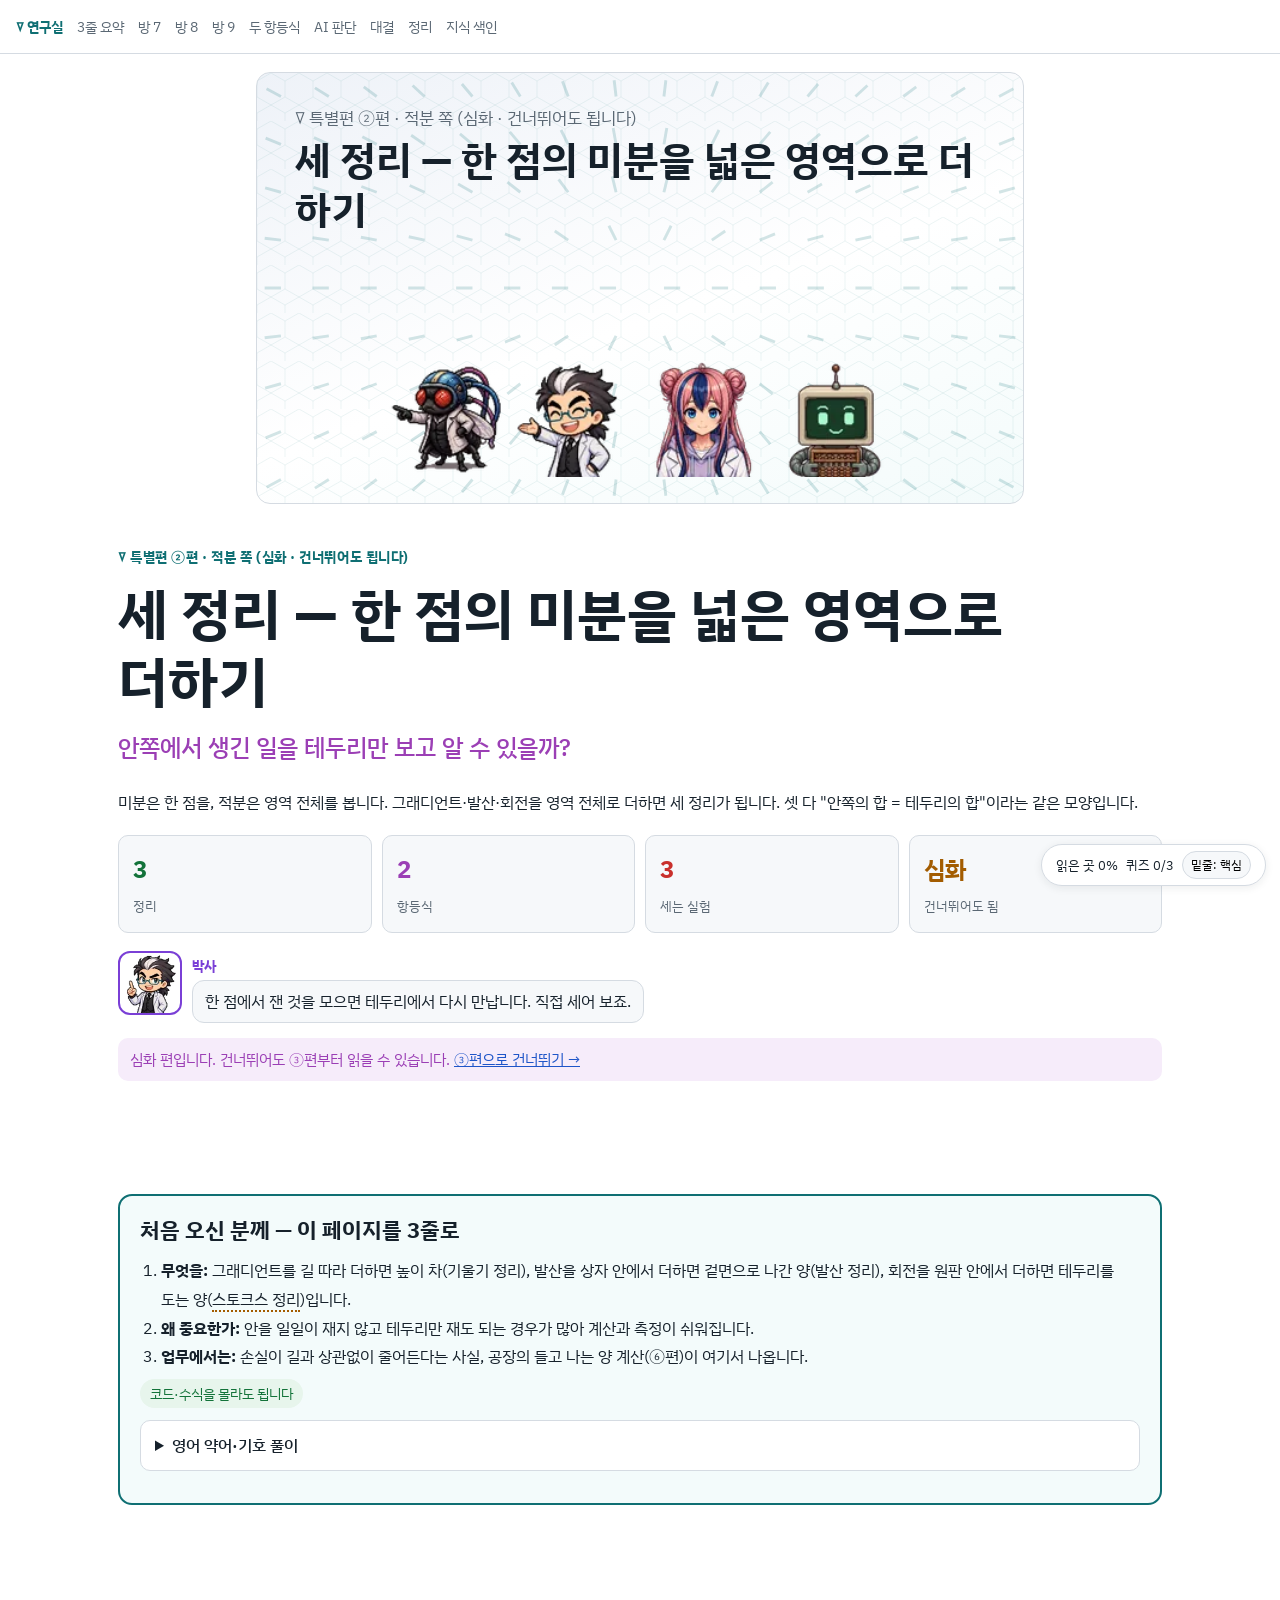
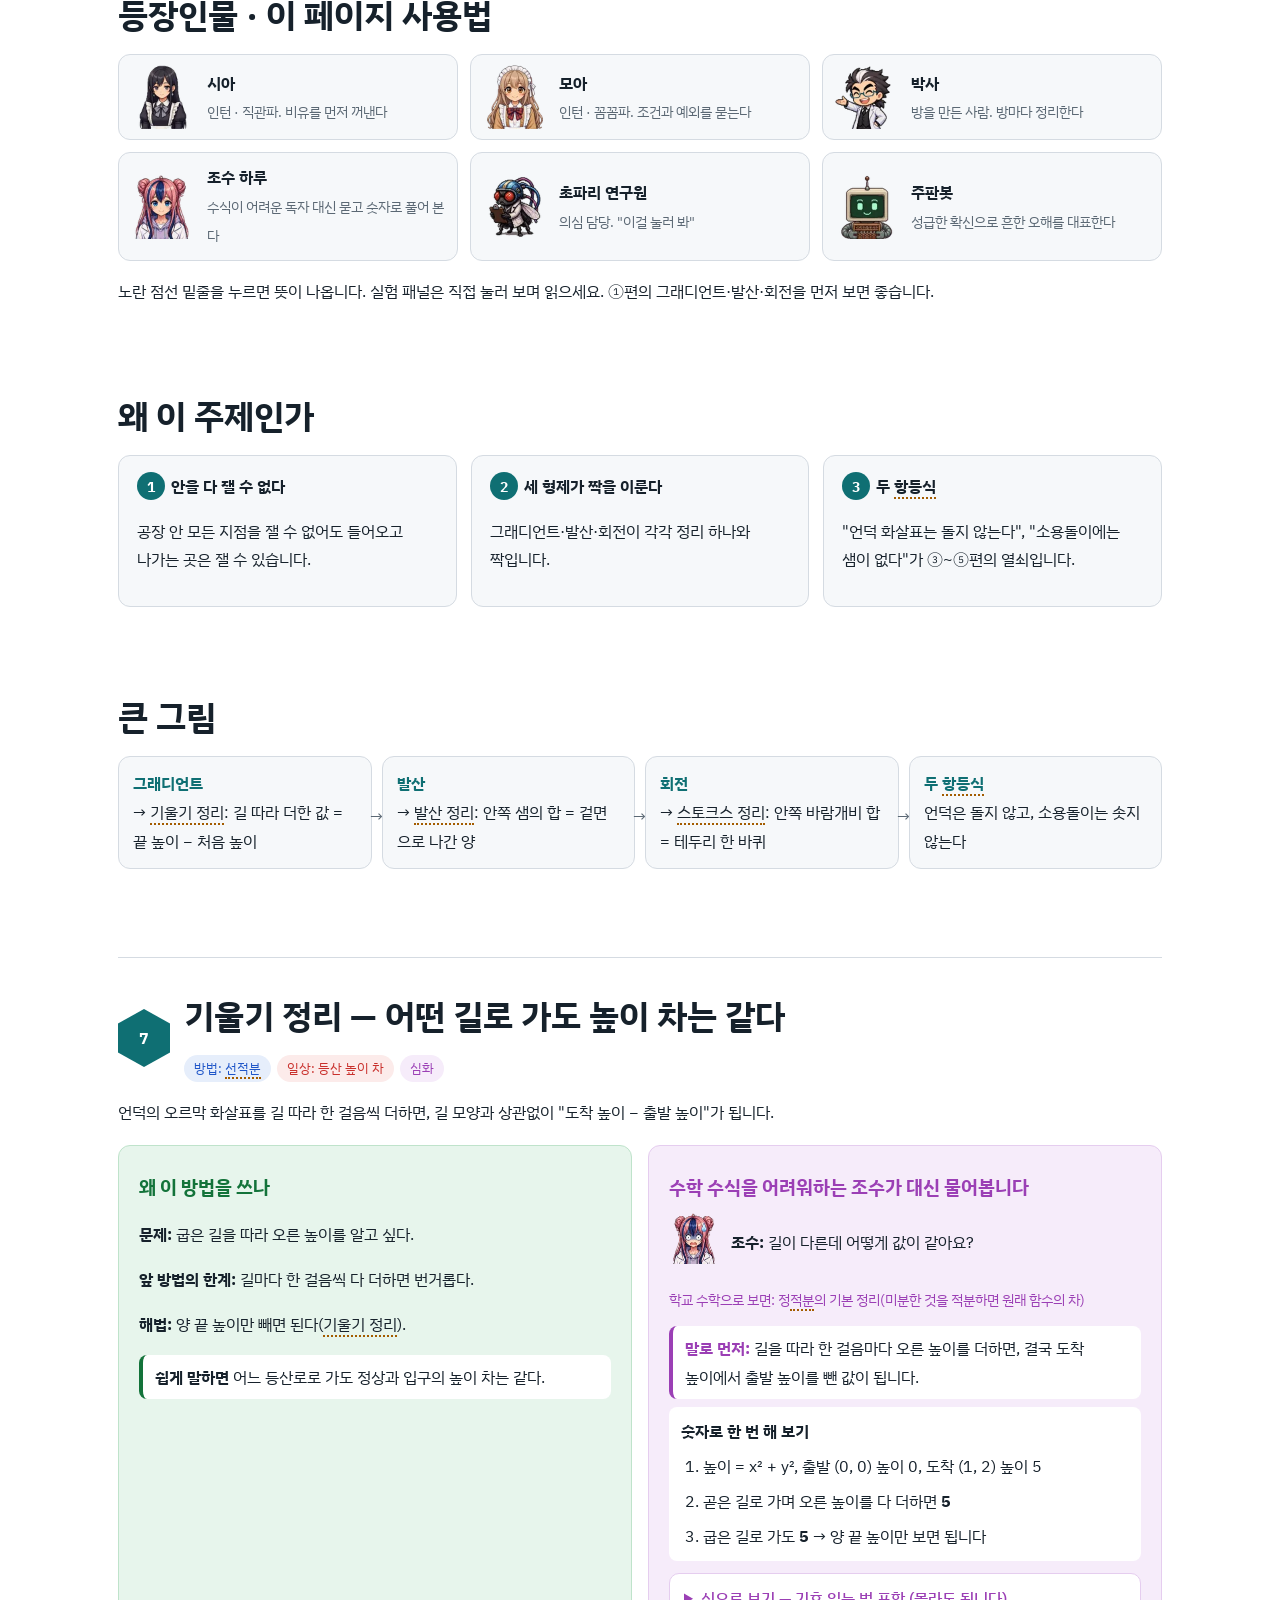
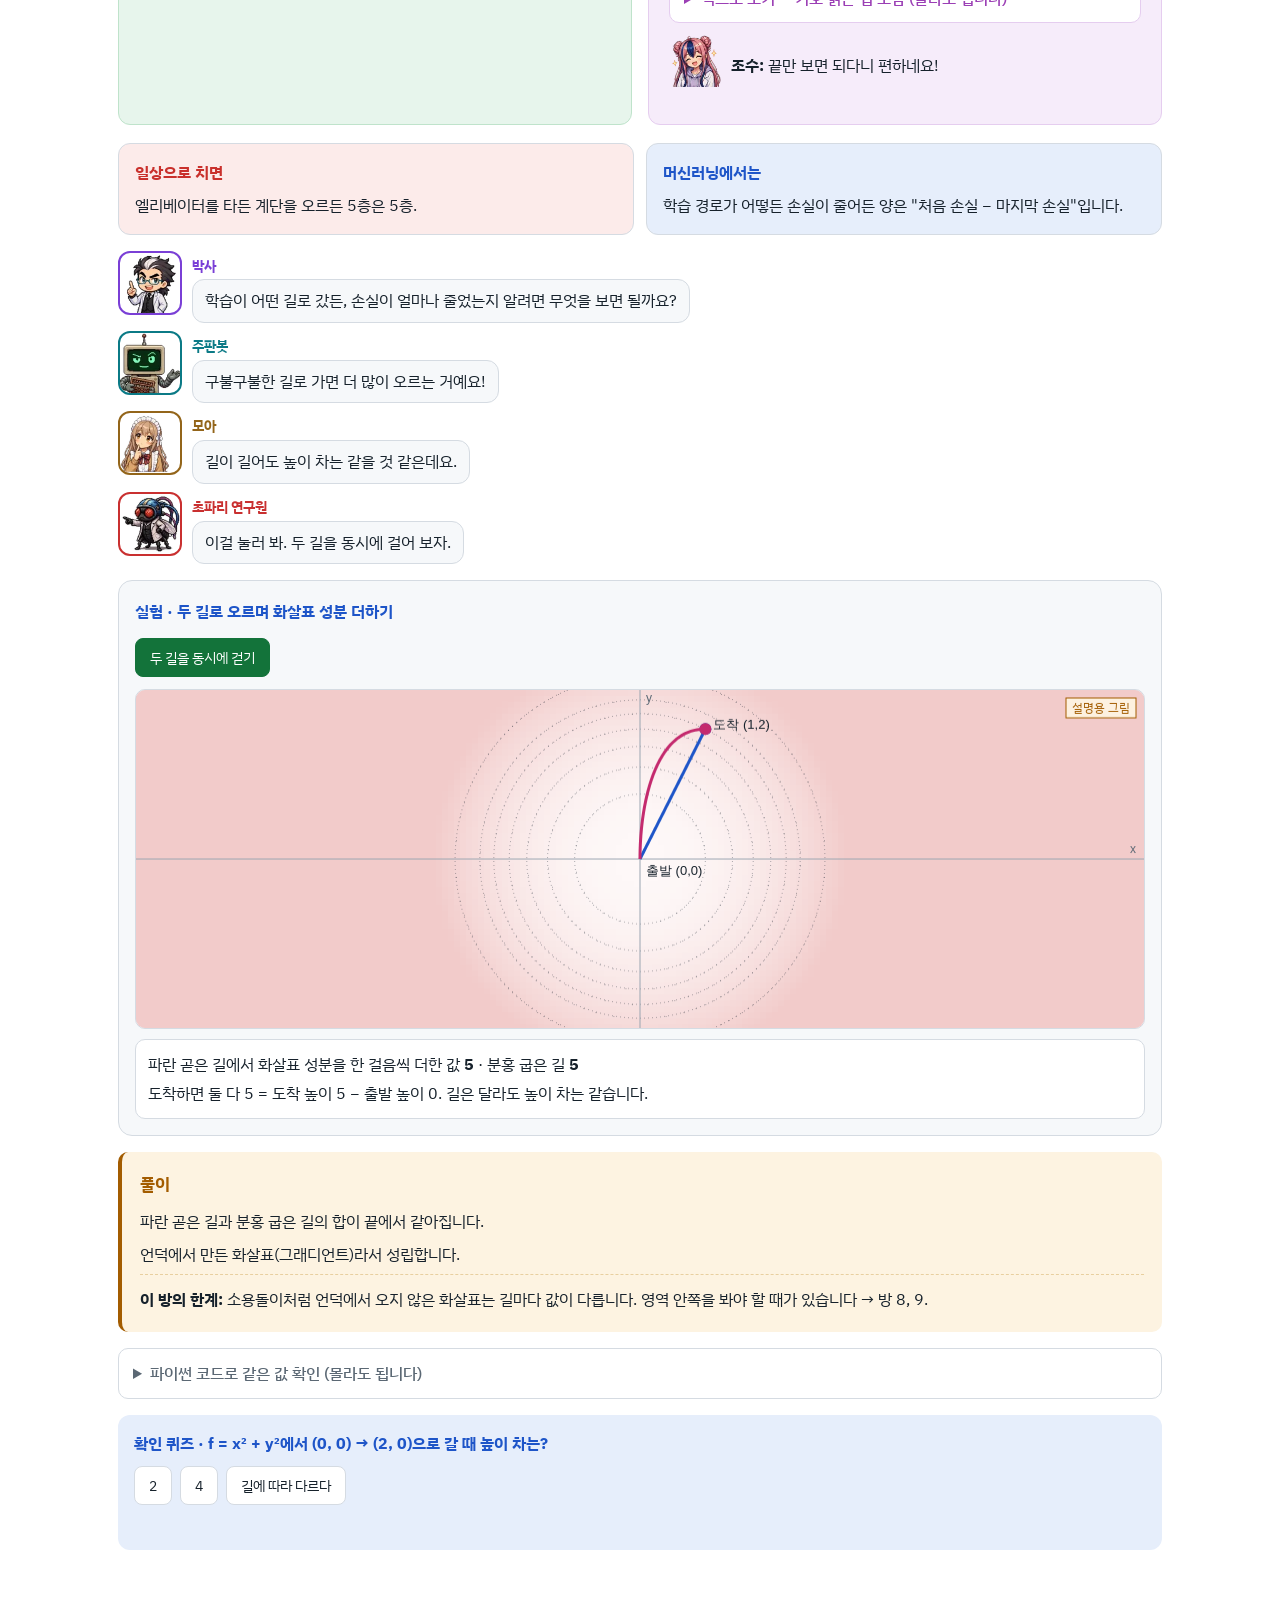
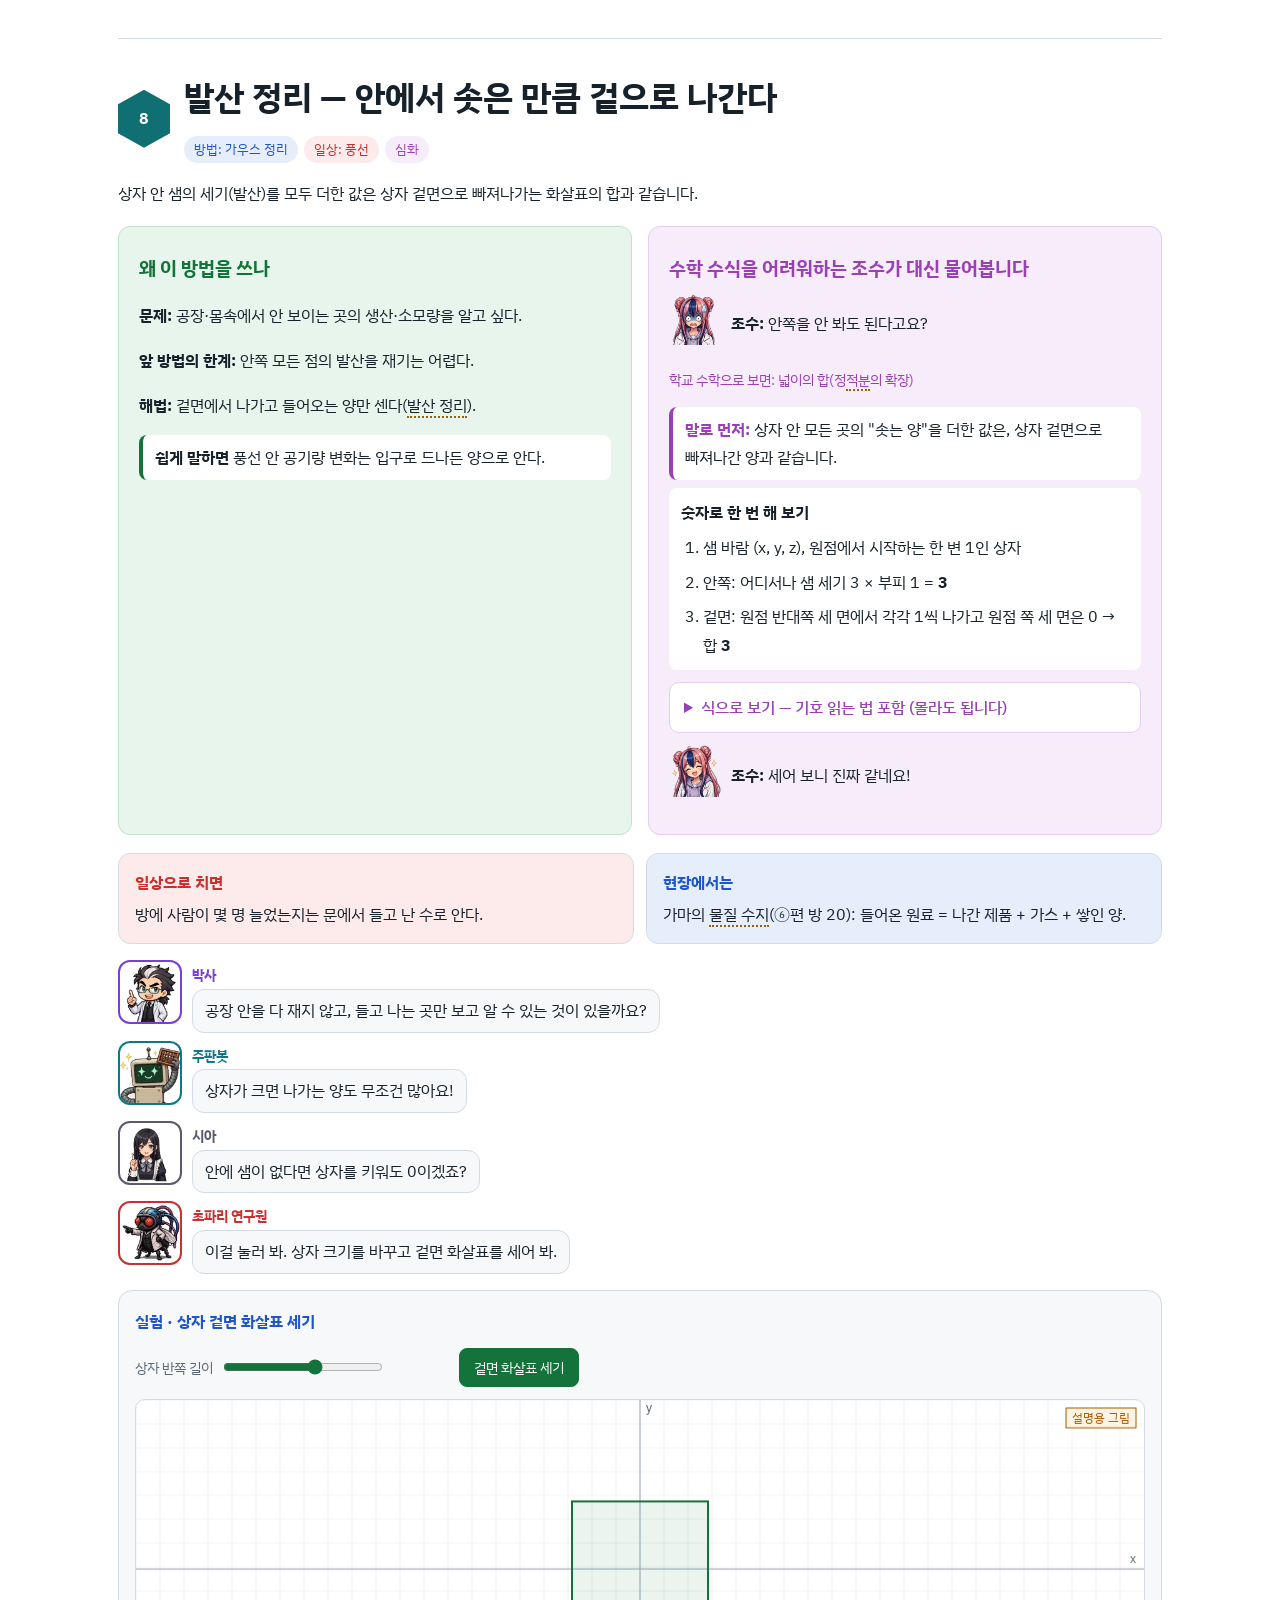
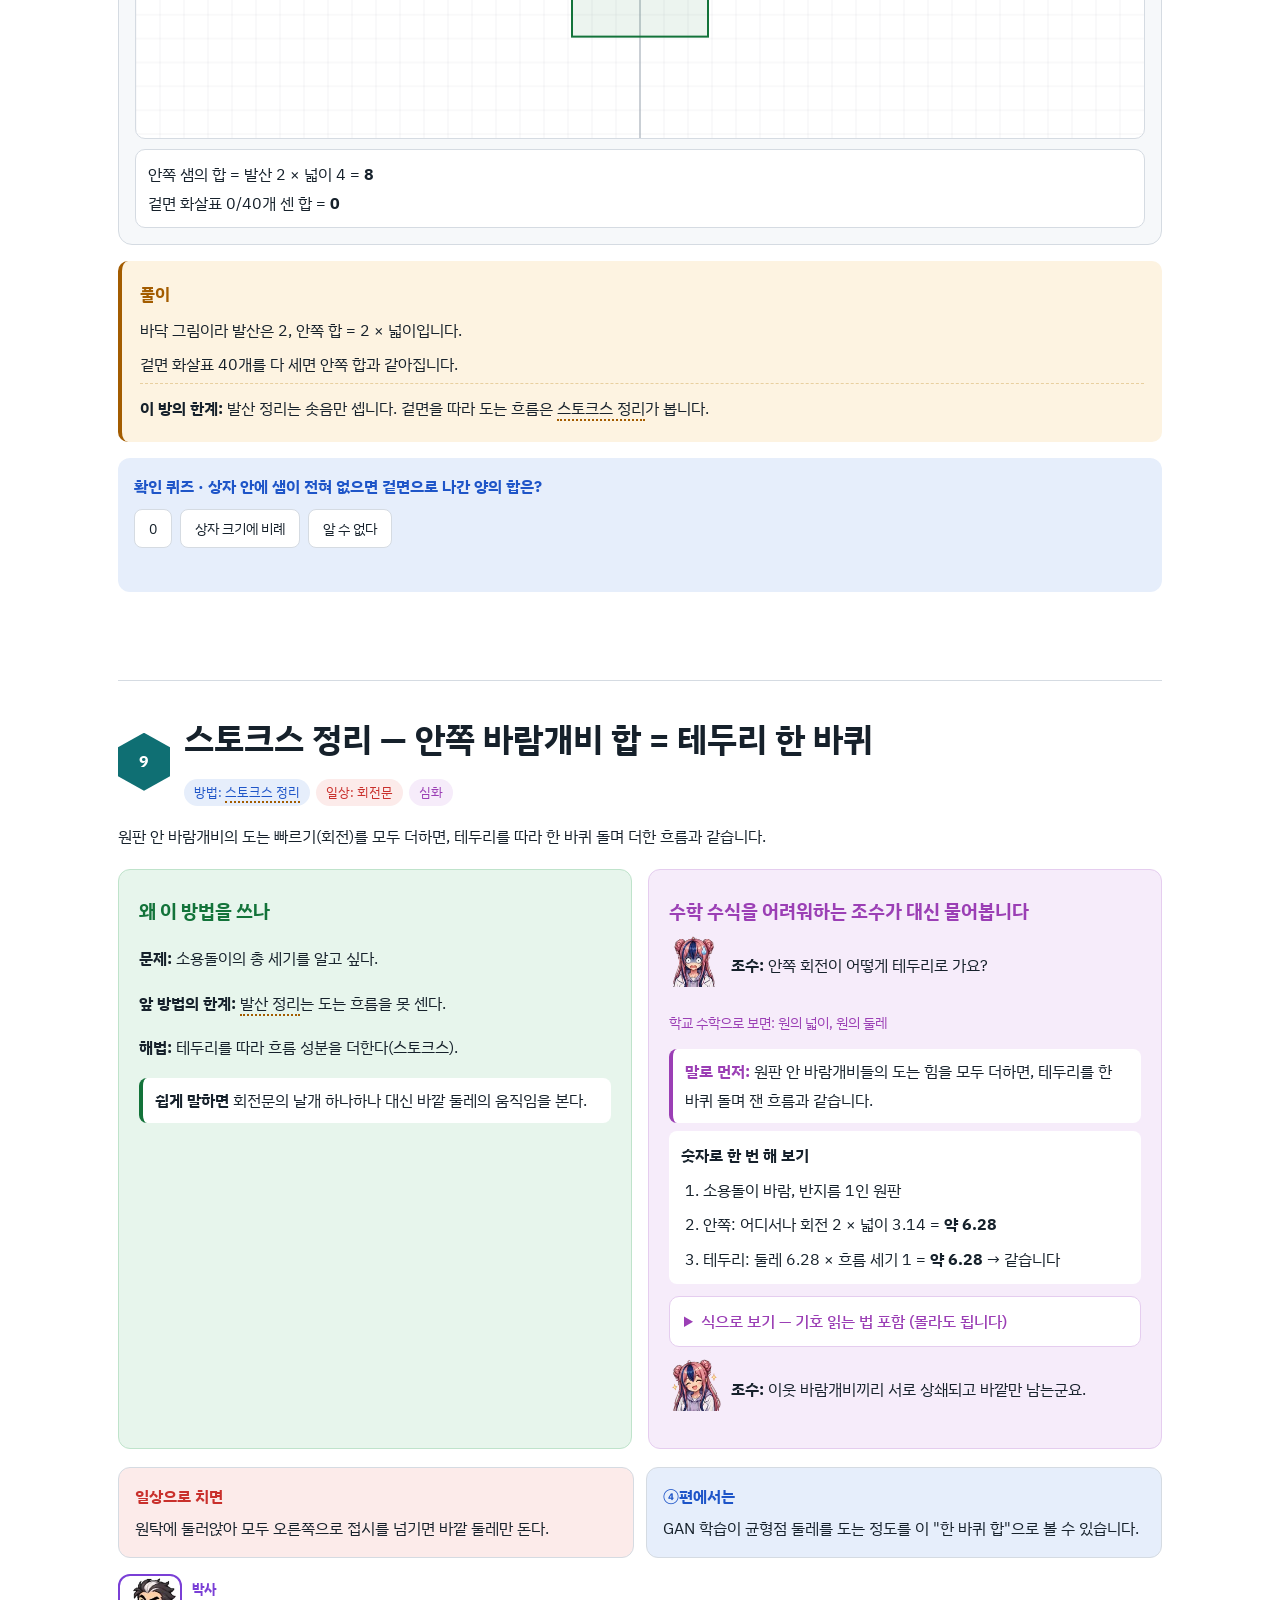
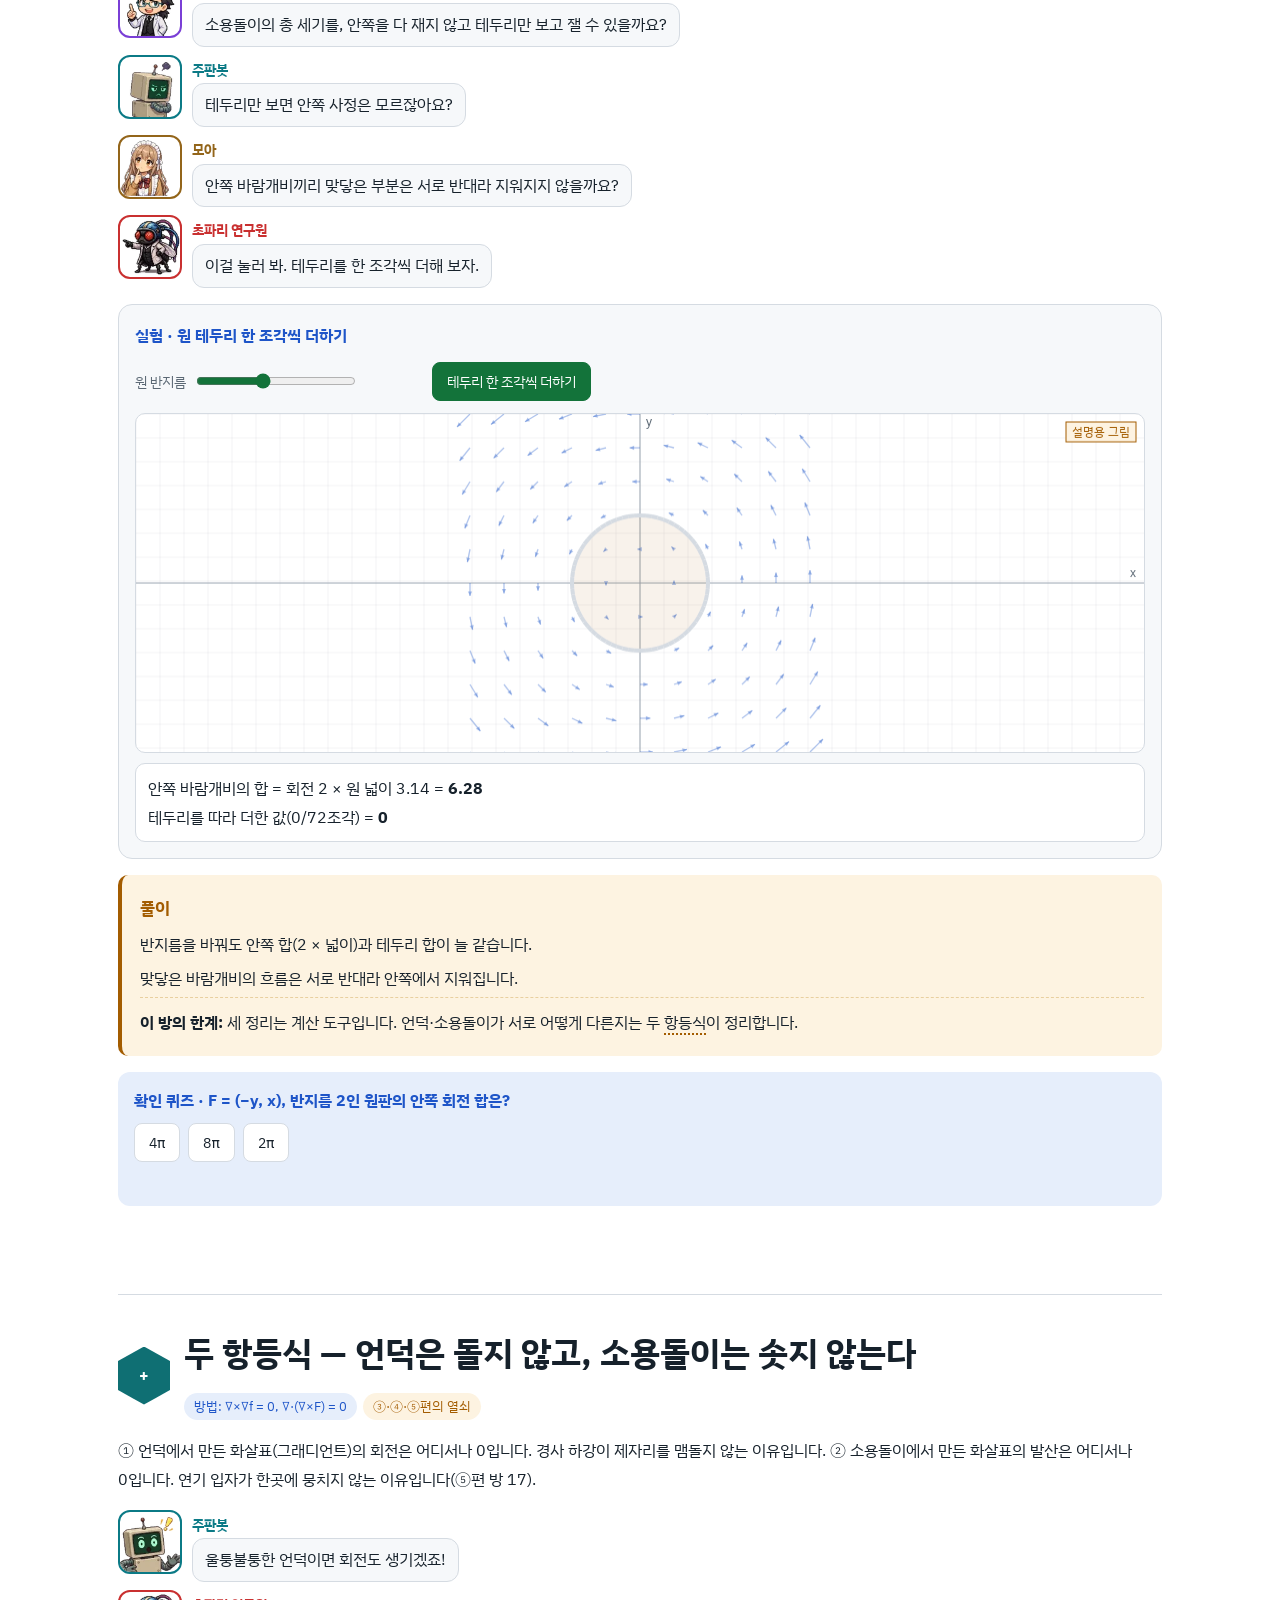
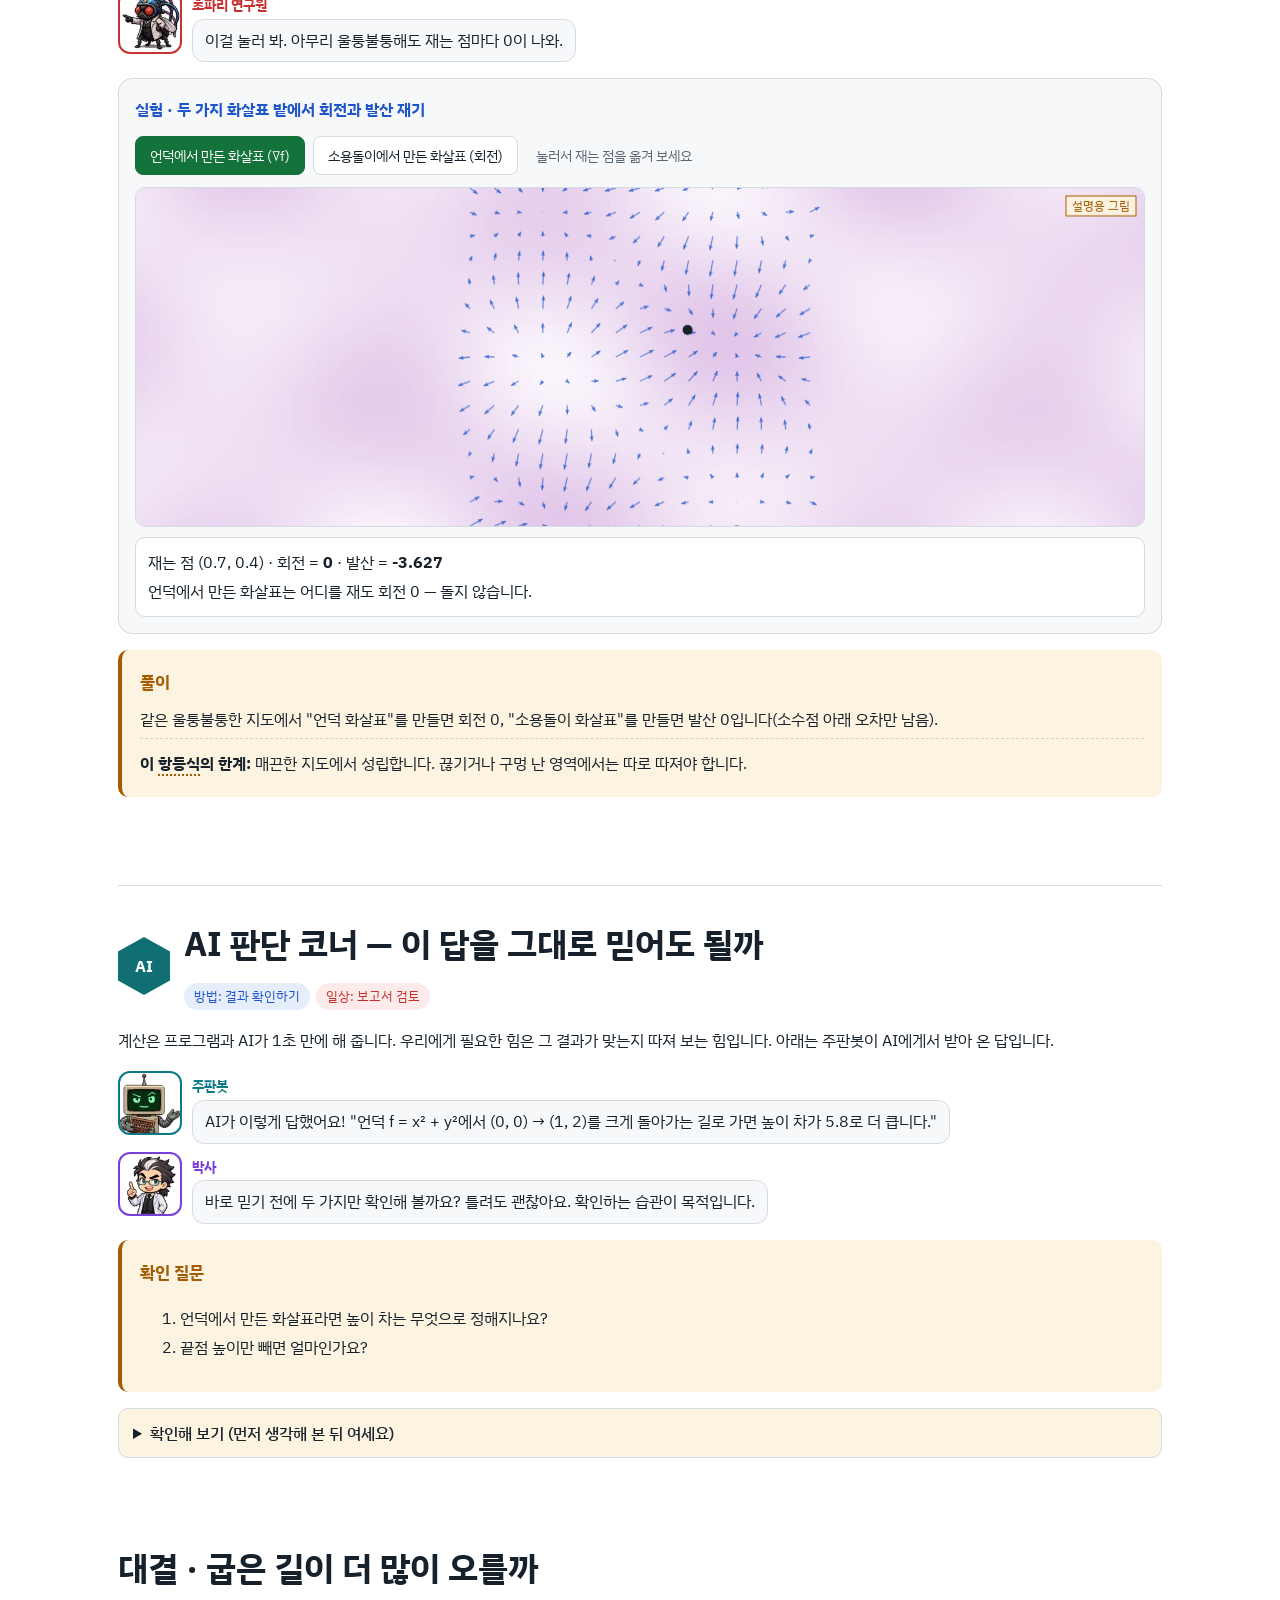
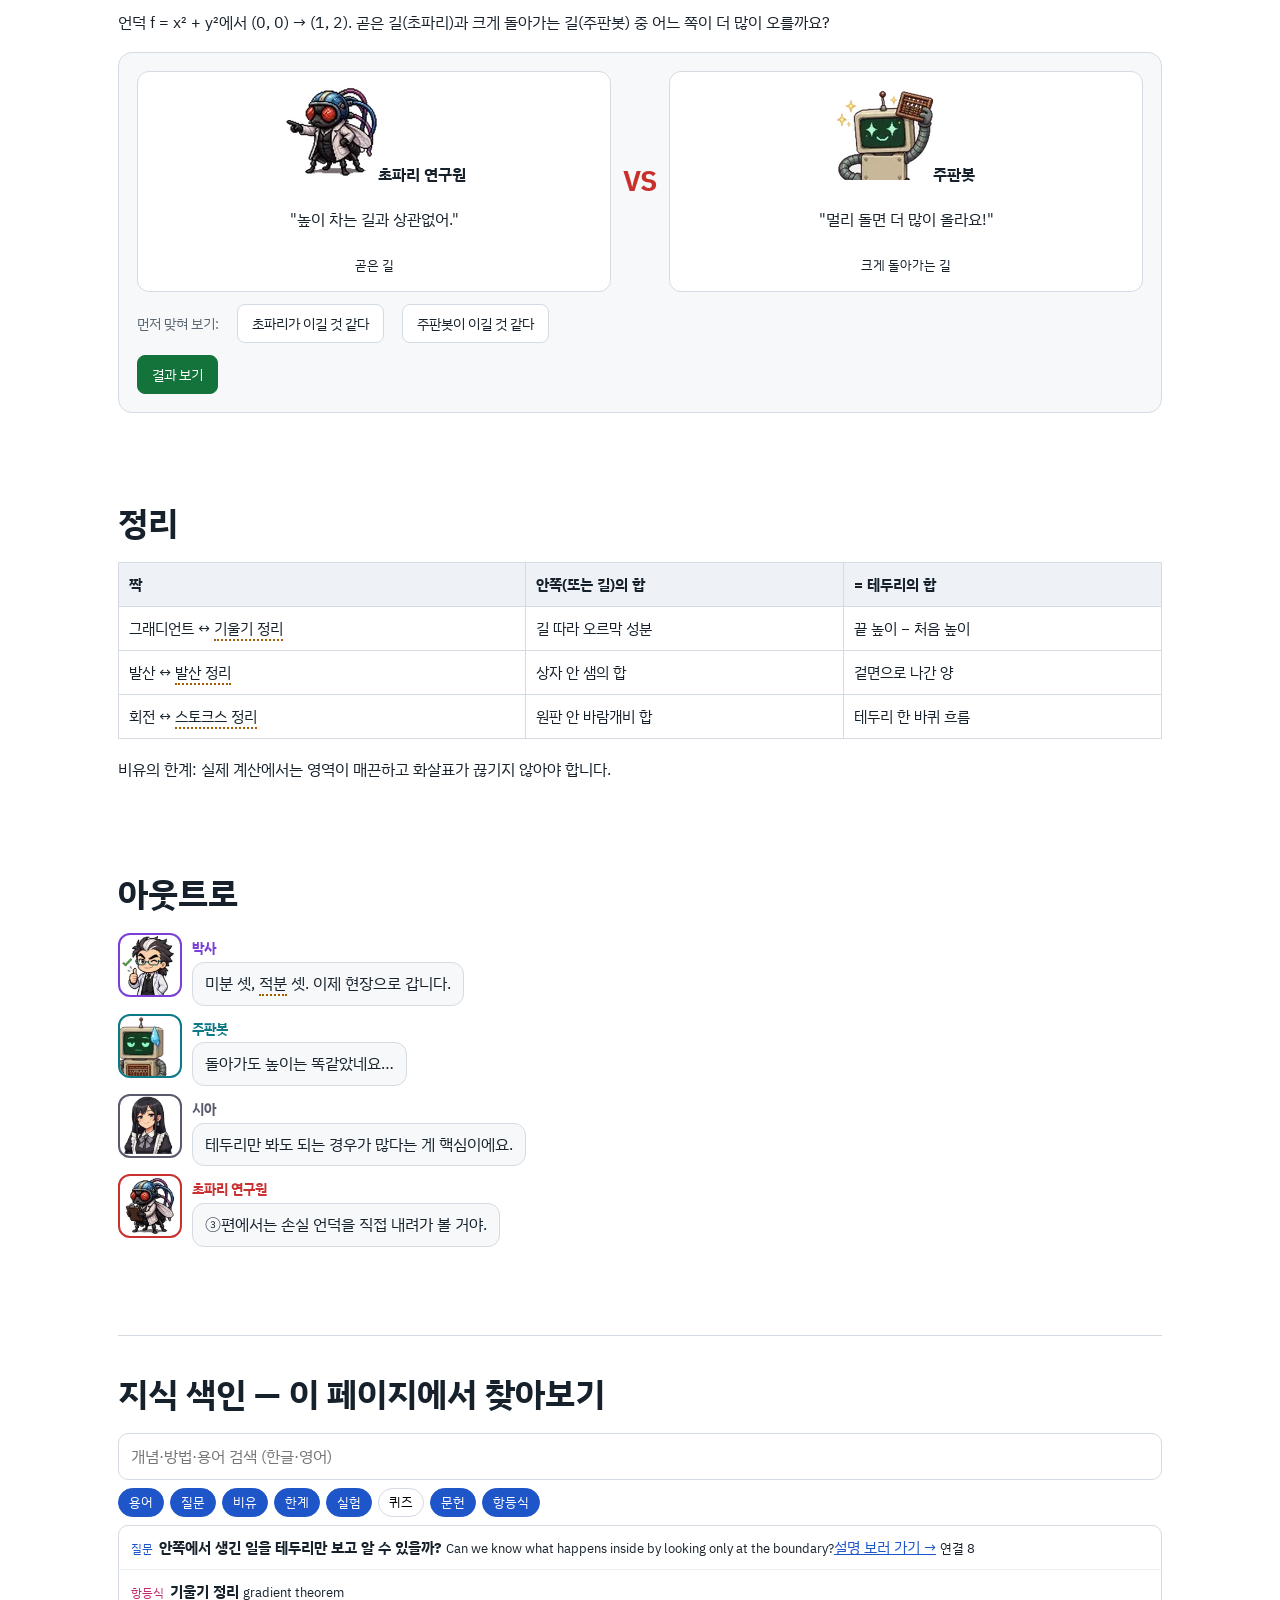
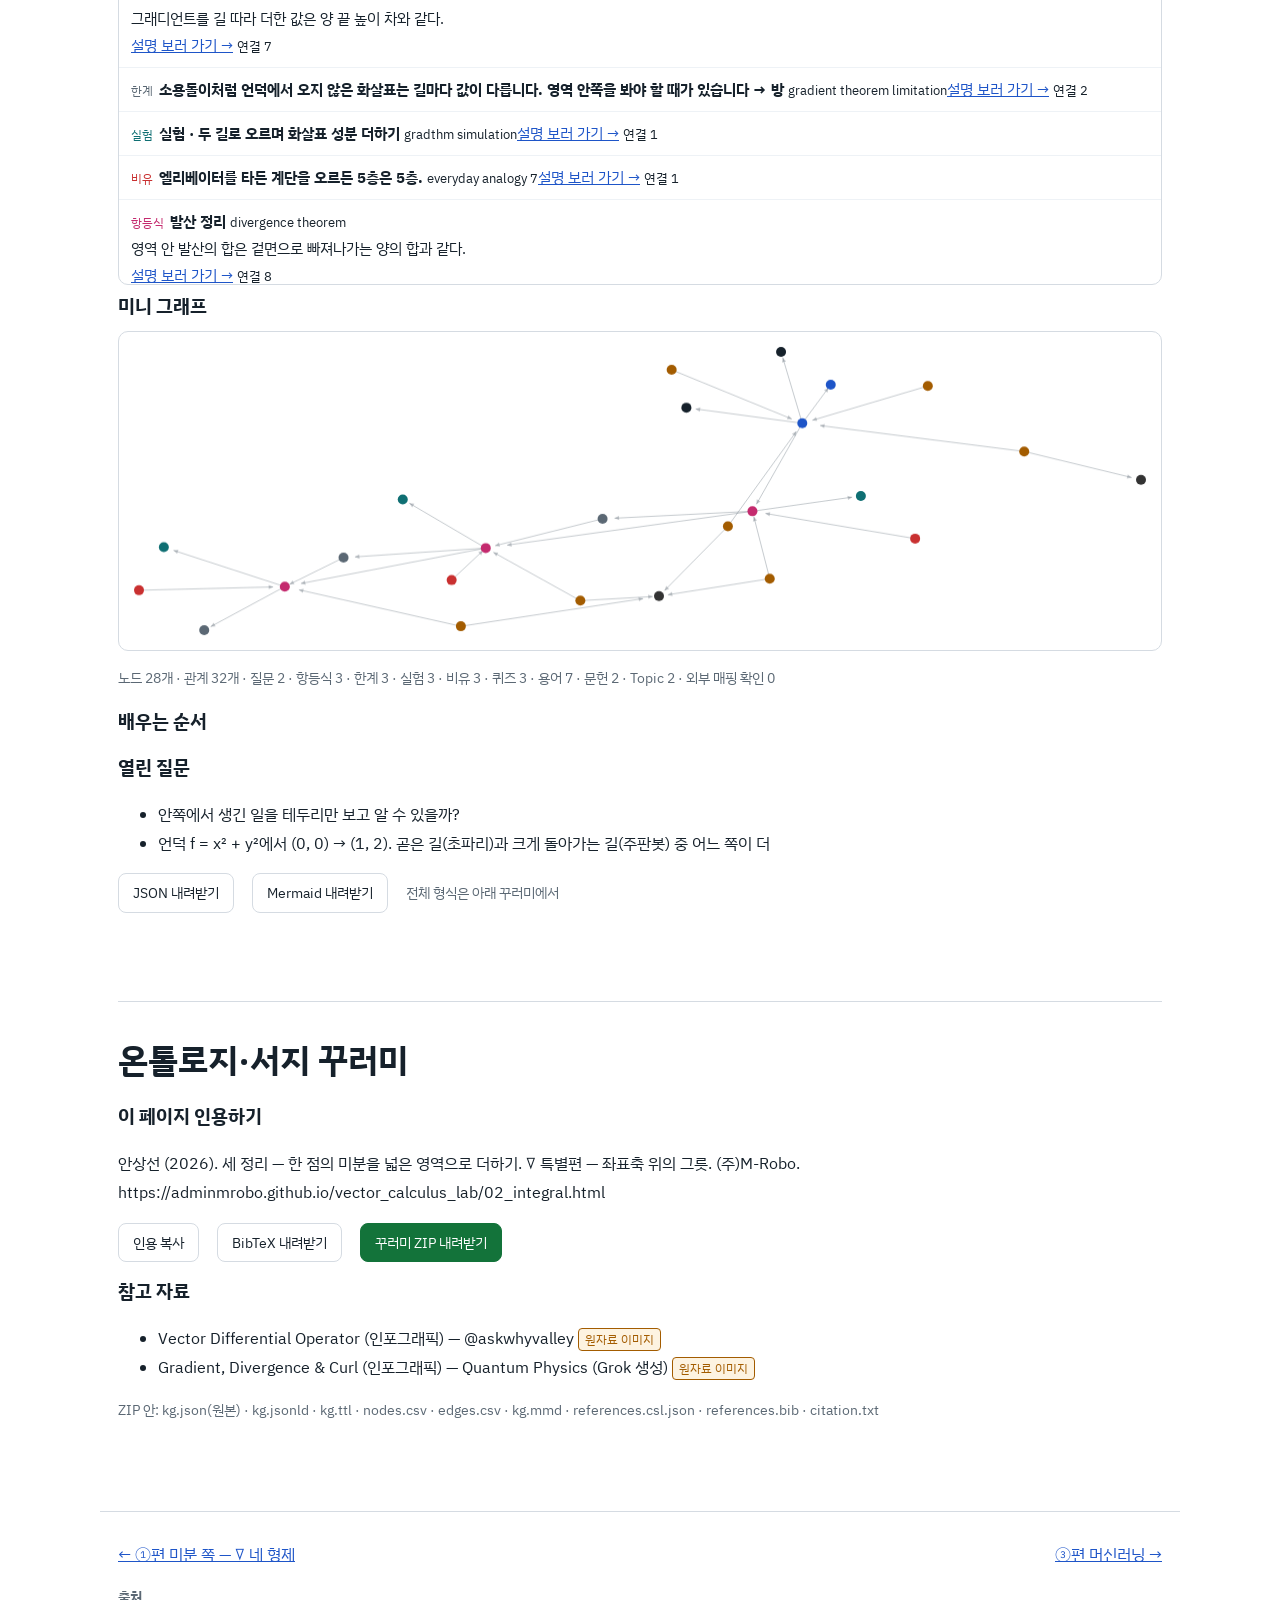
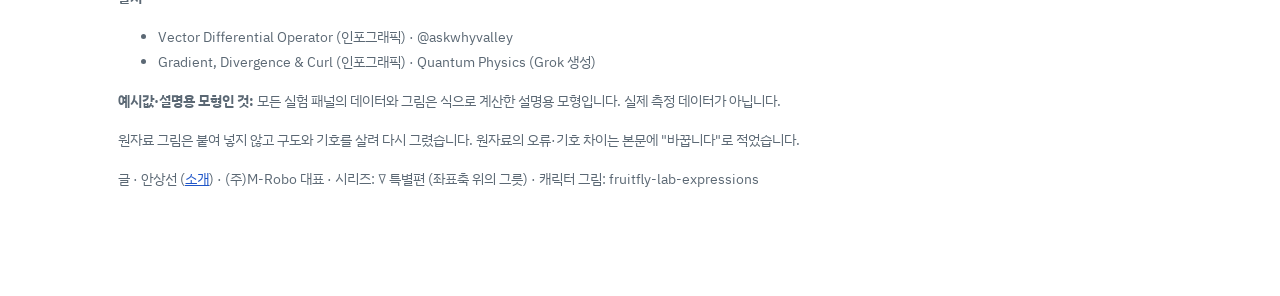
<file: 02_integral.html>
<!DOCTYPE html><html lang="ko"><head><meta charset="utf-8"><meta name="viewport" content="width=device-width, initial-scale=1, viewport-fit=cover">
<title>세 정리 — 한 점의 미분을 넓은 영역으로 더하기 · ∇ 특별편</title><meta name="description" content="미분은 한 점을, 적분은 영역 전체를 봅니다. 그래디언트·발산·회전을 영역 전체로 더하면 세 정리가 됩니다. 셋 다 &quot;안쪽의 합 = 테두리의 합&quot;이라는 같은 모양입니다.">
<meta property="og:title" content="세 정리 — 한 점의 미분을 넓은 영역으로 더하기 · ∇ 특별편"><meta property="og:description" content="안쪽에서 생긴 일을 테두리만 보고 알 수 있을까?"><meta property="og:image" content="https://adminmrobo.github.io/vector_calculus_lab/assets/og/02.jpg"><meta property="og:type" content="article">
<link rel="preconnect" href="https://fonts.googleapis.com"><link rel="stylesheet" href="https://fonts.googleapis.com/css2?family=IBM+Plex+Sans+KR:wght@400;500;700&display=swap">
<style>:root{
  --bg:#ffffff; --panel:#f6f8fa; --panel2:#eef2f6; --rule:#d5dbe2;
  --text:#16212b; --muted:#5b6874;
  --stain:#9b3fb5; --gfp:#13733a; --eye:#c9302c; --amber:#a35c00; --info:#1e55c8;
  --stain-soft:#f6ecfa; --gfp-soft:#e7f5ec; --eye-soft:#fcebea; --amber-soft:#fdf3e1; --info-soft:#e6eefb;
  --c-doc:#7a3fd6; --c-asst:#c42a6e; --c-fly:#c93030; --c-robo:#0b7a86; --c-sia:#5a5a6e; --c-moa:#93651a;
  --accent:#0f6f73;
  color-scheme:light;
}
*{box-sizing:border-box}
html{scroll-behavior:smooth;scroll-padding-top:64px}
@media (prefers-reduced-motion:reduce){html{scroll-behavior:auto}}
body{margin:0;background:var(--bg);color:var(--text);font:16px/1.8 "IBM Plex Sans KR","Apple SD Gothic Neo","Malgun Gothic","Noto Sans KR",system-ui,sans-serif;overflow-x:hidden}
h1,h2,h3,p,li,td,th{word-break:keep-all;overflow-wrap:anywhere}
h1{font-size:clamp(32px,5vw,56px);line-height:1.2;margin:.2em 0}
h2{font-size:clamp(24px,3vw,34px);line-height:1.3;margin:0 0 .5em}
h3{font-size:19px;margin:.2em 0 .4em}
a{color:var(--info)}
:focus-visible{outline:3px solid #f2b705;outline-offset:2px}
#prog{position:fixed;top:0;left:0;height:3px;background:var(--gfp);width:0;z-index:60}
nav.top{position:sticky;top:0;z-index:50;height:54px;display:flex;align-items:center;gap:14px;padding:0 16px;background:rgba(255,255,255,.92);backdrop-filter:blur(8px);border-bottom:1px solid var(--rule);overflow-x:auto;white-space:nowrap}
nav.top .logo{font-weight:700;color:var(--accent);text-decoration:none}
nav.top a{font-size:14px;color:var(--muted);text-decoration:none}
nav.top a:hover{color:var(--text)}
main{max-width:1080px;margin:0 auto;padding:0 18px}
section{margin:88px 0}
@media (max-width:760px){section{margin:64px 0}}
.cover{margin:18px auto 0;max-width:1080px;padding:0 18px}
.cover .frame{position:relative;aspect-ratio:16/9;max-height:48vh;margin:0 auto;border:1px solid var(--rule);border-radius:14px;overflow:hidden;background:url("data:image/svg+xml,%3Csvg xmlns='http://www.w3.org/2000/svg' width='28' height='48' viewBox='0 0 28 48'%3E%3Cpath d='M14 0l14 8v16l-14 8L0 24V8z M14 32l14 8v16 M14 32L0 40v16' fill='none' stroke='%230f6f73' stroke-opacity='.08'/%3E%3C/svg%3E"),linear-gradient(160deg,#eef2f8,#ffffff 55%,#f3fbfb)}
.cover .frame svg.bgfield{position:absolute;inset:0;width:100%;height:100%}
.cover .frame .cast4{position:absolute;left:0;right:0;bottom:6%;display:flex;justify-content:center;gap:2%}
.cover .frame .cast4 img{width:15%;max-width:140px;aspect-ratio:1;image-rendering:pixelated}
img[data-who]{image-rendering:pixelated}
.cover .frame .ttl{position:absolute;left:5%;top:7%;right:5%}
.cover .frame .ttl b{display:block;font-size:clamp(18px,3.6vw,40px);line-height:1.25}
.cover .frame .ttl span{font-size:clamp(12px,1.6vw,17px);color:var(--muted)}
.cover .frame img.coverimg{position:absolute;inset:0;width:100%;height:100%;object-fit:cover}
header.hero{position:relative;padding:40px 0 10px}
header.hero .kicker{font-size:14px;font-weight:700;color:var(--accent);letter-spacing:.04em}
header.hero .q{font-size:clamp(18px,2.4vw,24px);color:var(--stain);font-weight:500;margin:.3em 0 .8em}
.kpis{display:grid;grid-template-columns:repeat(4,1fr);gap:10px;margin:18px 0}
.kpi{background:var(--panel);border:1px solid var(--rule);border-radius:10px;padding:12px 14px}
.kpi b{display:block;font-size:24px;font-variant-numeric:tabular-nums}
.kpi span{font-size:13px;color:var(--muted)}
.kpi.g b{color:var(--gfp)}.kpi.m b{color:var(--stain)}.kpi.r b{color:var(--eye)}.kpi.a b{color:var(--amber)}
@media (max-width:860px){.kpis{grid-template-columns:repeat(2,1fr)}}
.three{border:2px solid var(--accent);border-radius:14px;padding:20px;background:#f3fbfb}
.three h2{font-size:22px}
.three ol{margin:0;padding-left:1.3em}
.three .nocode{display:inline-block;margin-top:8px;font-size:14px;background:var(--gfp-soft);color:var(--gfp);padding:2px 10px;border-radius:99px}
details{border:1px solid var(--rule);border-radius:10px;padding:10px 14px;margin:12px 0;background:var(--bg)}
details summary{cursor:pointer;font-weight:500}
.steps{display:grid;grid-template-columns:repeat(3,1fr);gap:14px}
.steps>div,.card{background:var(--panel);border:1px solid var(--rule);border-radius:12px;padding:16px 18px}
.steps b.n{display:inline-grid;place-items:center;width:28px;height:28px;border-radius:50%;background:var(--accent);color:#fff;font-size:14px;margin-right:6px}
@media (max-width:860px){.steps{grid-template-columns:1fr}}
.cast{display:grid;grid-template-columns:repeat(3,1fr);gap:12px}
.cast .c{display:flex;gap:12px;align-items:center;background:var(--panel);border:1px solid var(--rule);border-radius:12px;padding:10px 12px}
.cast .c img{width:64px;height:64px;flex:none}
.cast .c b{display:block}
.cast .c span{font-size:14px;color:var(--muted);line-height:1.5}
@media (max-width:860px){.cast{grid-template-columns:repeat(2,1fr)}}
@media (max-width:520px){.cast{grid-template-columns:1fr}}
.big{display:grid;grid-template-columns:repeat(4,1fr);gap:10px}
.big>div{background:var(--panel);border:1px solid var(--rule);border-radius:12px;padding:12px 14px;position:relative}
.big>div b{display:block;color:var(--accent)}
.big>div:not(:last-child)::after{content:"→";position:absolute;right:-12px;top:40%;color:var(--muted)}
@media (max-width:860px){.big{grid-template-columns:repeat(2,1fr)}.big>div::after{display:none}}
.route{display:flex;flex-wrap:wrap;gap:8px;margin:10px 0}
.route a,.chip{display:inline-block;padding:4px 12px;border-radius:99px;border:1px solid var(--rule);background:var(--bg);font-size:14px;text-decoration:none;color:var(--text)}
.route a.fast{background:var(--gfp);color:#fff;border-color:var(--gfp)}
.level{border-top:1px solid var(--rule);padding-top:36px}
.lvhead{display:flex;gap:14px;align-items:center;flex-wrap:wrap}
.hex{width:52px;height:58px;flex:none;display:grid;place-items:center;background:var(--accent);color:#fff;font-weight:700;clip-path:polygon(50% 0,100% 25%,100% 75%,50% 100%,0 75%,0 25%)}
.tags{display:flex;gap:6px;flex-wrap:wrap}
.tag{font-size:13px;padding:2px 10px;border-radius:99px;background:var(--panel2);color:var(--muted)}
.tag.m{background:var(--info-soft);color:var(--info)}.tag.d{background:var(--eye-soft);color:var(--eye)}.tag.s{background:var(--amber-soft);color:var(--amber)}.tag.deep{background:var(--stain-soft);color:var(--stain)}
.duo{display:grid;grid-template-columns:1fr 1fr;gap:16px;margin:18px 0}
@media (max-width:860px){.duo{grid-template-columns:1fr}}
.whybox{background:var(--gfp-soft);border:1px solid #bfe3cb;border-radius:12px;padding:20px}
.whybox h3{color:var(--gfp)}
.whybox .easy{margin-top:10px;padding:8px 12px;border-radius:8px;background:#fff;border-left:4px solid var(--gfp)}
.mathbox{background:var(--stain-soft);border:1px solid #e5cdef;border-radius:12px;padding:20px}
.mathbox h3{color:var(--stain)}
.mathbox .asq{display:flex;gap:10px;align-items:flex-start;margin-bottom:8px}
.mathbox .asq img{width:52px;height:52px;flex:none}
.mathbox table{width:100%;border-collapse:collapse;font-size:15px;margin:8px 0;background:#fff}
.mathbox td,.mathbox th{border:1px solid #e5cdef;padding:6px 8px;text-align:left;vertical-align:top}
.mathbox .num{background:#fff;border-radius:8px;padding:10px 12px;margin:8px 0;font-variant-numeric:tabular-nums}
.mathbox .school{font-size:14px;color:var(--stain)}
.pair{display:grid;grid-template-columns:1fr 1fr;gap:12px;margin:16px 0}
.pair>div{border-radius:12px;padding:14px 16px;border:1px solid var(--rule)}
.pair .fly{background:var(--eye-soft)}.pair .nn{background:var(--info-soft)}
.pair b{display:block;margin-bottom:4px}
.pair .fly b{color:var(--eye)}.pair .nn b{color:var(--info)}
@media (max-width:760px){.pair{grid-template-columns:1fr}}
.talk{display:grid;gap:8px;margin:16px 0}
.say{display:flex;gap:10px;align-items:flex-start}
.say img.who{width:64px;height:64px;flex:none;border:2px solid var(--rule);border-radius:12px;background:#fff}
.say .name{font-size:14px}
.say p{margin:0;background:var(--panel);border:1px solid var(--rule);border-radius:12px;padding:8px 12px;line-height:1.6}
@media (max-width:520px){.say img.who{width:52px;height:52px}}
.say[data-who=doc] img{border-color:var(--c-doc)}.say[data-who=doc] .name{color:var(--c-doc)}
.say[data-who=asst] img{border-color:var(--c-asst)}.say[data-who=asst] .name{color:var(--c-asst)}
.say[data-who=fly] img{border-color:var(--c-fly)}.say[data-who=fly] .name{color:var(--c-fly)}
.say[data-who=robo] img{border-color:var(--c-robo)}.say[data-who=robo] .name{color:var(--c-robo)}
.say[data-who=sia] img{border-color:var(--c-sia)}.say[data-who=sia] .name{color:var(--c-sia)}
.say[data-who=moa] img{border-color:var(--c-moa)}.say[data-who=moa] .name{color:var(--c-moa)}
.panel{background:var(--panel);border:1px solid var(--rule);border-radius:14px;padding:16px;margin:16px 0}
.panel .ptitle{font-weight:700;color:var(--info);margin-bottom:8px}
.panel canvas{display:block;width:100%;background:#fff;border:1px solid var(--rule);border-radius:10px;touch-action:pan-y}
.panel svg{display:block;width:100%;height:auto;background:#fff;border:1px solid var(--rule);border-radius:10px}
.ctrl{display:flex;flex-wrap:wrap;gap:10px 18px;align-items:center;margin:12px 0}
.ctrl .group{display:flex;gap:8px;align-items:center;flex-wrap:wrap}
.glabel{font-size:14px;color:var(--muted)}
.bt{font:inherit;font-size:14px;padding:6px 14px;border-radius:8px;border:1px solid var(--rule);background:#fff;color:var(--text);cursor:pointer}
.bt.primary,.bt[aria-pressed=true]{background:var(--gfp);border-color:var(--gfp);color:#fff}
.val{font-variant-numeric:tabular-nums;font-weight:700;min-width:3em;display:inline-block}
input[type=range]{width:160px;accent-color:var(--gfp)}
.readout{background:#fff;border:1px solid var(--rule);border-radius:10px;padding:10px 12px;font-variant-numeric:tabular-nums;margin-top:10px}
.eq{font-variant-numeric:tabular-nums;background:#fff;border:1px dashed var(--rule);border-radius:8px;padding:8px 12px;margin:8px 0;overflow-x:auto}
.eq b{color:var(--gfp)}.eq em{color:var(--stain);font-style:normal}.eq i{color:var(--amber);font-style:normal}
.explain{background:var(--amber-soft);border-left:4px solid var(--amber);border-radius:10px;padding:14px 18px;margin:16px 0}
.explain h3{color:var(--amber);font-size:17px}
.explain p{margin:.3em 0}
.lim{margin-top:10px;padding-top:10px;border-top:1px dashed #e8cf9f}
.bridge{border-radius:12px;padding:14px 16px;margin:12px 0}
.bridge.gen{background:var(--info-soft)}.bridge.gen b{color:var(--info)}
.bridge.field{background:var(--eye-soft)}.bridge.field b{color:var(--eye)}
.codefold summary{color:var(--muted)}
.codefold code{display:block;background:var(--panel);padding:8px 10px;border-radius:6px;white-space:pre-wrap;font-size:14px}
.quiz{background:var(--info-soft);border-radius:12px;padding:14px 16px;margin:16px 0}
.quiz .qq{font-weight:700;color:var(--info)}
.quiz .opts{display:flex;flex-wrap:wrap;gap:8px;margin:8px 0}
.quiz .opts .bt.ok{background:var(--gfp);color:#fff;border-color:var(--gfp)}
.quiz .opts .bt.no{background:var(--eye-soft);border-color:var(--eye);color:var(--eye)}
.quiz .fb{min-height:1.4em}
.tw{overflow-x:auto}
table.tb{border-collapse:collapse;width:100%;min-width:0;font-size:15px}
table.tb th,table.tb td{border:1px solid var(--rule);padding:8px 10px;text-align:left;vertical-align:top}
table.tb th{background:var(--panel2)}
.duel{background:var(--panel);border:1px solid var(--rule);border-radius:14px;padding:18px}
.duel .vs{display:grid;grid-template-columns:1fr auto 1fr;gap:12px;align-items:center}
.duel .side{background:#fff;border:1px solid var(--rule);border-radius:12px;padding:12px;text-align:center}
.duel .side img{width:96px;height:96px}
.duel .vsmark{font-weight:700;font-size:28px;color:var(--eye)}
.duel .bars{display:grid;gap:8px;margin:12px 0}
.duel .bar{display:grid;grid-template-columns:7em 1fr 6em;gap:8px;align-items:center}
.duel .bar .track{height:18px;background:#fff;border:1px solid var(--rule);border-radius:9px;overflow:hidden}
.duel .bar .fill{height:100%}
.duel .result{display:none}
.duel.open .result{display:block}
@media (max-width:520px){.duel .vs{grid-template-columns:1fr}.duel .vsmark{text-align:center}}
.stamp{display:inline-block;font-size:12px;color:var(--amber);border:1px solid var(--amber);border-radius:4px;padding:0 6px;background:var(--amber-soft)}
.jt{border-bottom:2px dotted var(--amber);cursor:help}
#tip{position:absolute;z-index:70;max-width:300px;background:#fff;border:1px solid var(--rule);border-radius:10px;padding:10px 12px;box-shadow:0 4px 16px rgba(22,33,43,.12);font-size:14px;line-height:1.6;display:none}
#tip b{color:var(--amber)}
#study{position:fixed;right:14px;bottom:14px;z-index:55;background:#fff;border:1px solid var(--rule);border-radius:99px;padding:6px 14px;font-size:13px;box-shadow:0 2px 8px rgba(22,33,43,.08);display:flex;gap:8px;align-items:center}
#study button{font:inherit;font-size:12px;border:1px solid var(--rule);background:var(--panel);border-radius:99px;padding:2px 8px;cursor:pointer}
@media (max-width:520px){#study{left:8px;right:8px;justify-content:center}}
.kg .chips{display:flex;flex-wrap:wrap;gap:6px;margin:8px 0}
.kg .chips button{font:inherit;font-size:13px;border:1px solid var(--rule);border-radius:99px;padding:2px 10px;background:#fff;cursor:pointer}
.kg .chips button[aria-pressed=true]{background:var(--info);color:#fff;border-color:var(--info)}
.kg input[type=search]{font:inherit;width:100%;padding:8px 12px;border:1px solid var(--rule);border-radius:10px}
.kg .list{max-height:360px;overflow:auto;border:1px solid var(--rule);border-radius:10px;margin-top:8px}
.kg .item{padding:8px 12px;border-bottom:1px solid var(--panel2);font-size:15px}
.kg .item .k{font-size:12px;color:var(--info);margin-right:6px}
.kg .item.hl{background:var(--amber-soft)}
.kg canvas{display:block;width:100%;height:320px;border:1px solid var(--rule);border-radius:10px}
.flowchips{display:flex;flex-wrap:wrap;gap:6px;align-items:center}
.flowchips span{background:var(--gfp-soft);color:var(--gfp);border-radius:99px;padding:2px 10px;font-size:13px}
footer{border-top:1px solid var(--rule);margin-top:80px;padding:28px 18px 90px;max-width:1080px;margin-left:auto;margin-right:auto;font-size:14px;color:var(--muted)}
footer .nextprev{display:flex;justify-content:space-between;gap:10px;flex-wrap:wrap;margin-bottom:16px}
footer .nextprev a{font-size:16px}
.toc{display:grid;grid-template-columns:repeat(2,1fr);gap:14px}
.toc a.room{display:block;text-decoration:none;color:var(--text);background:var(--panel);border:1px solid var(--rule);border-radius:14px;padding:16px}
.toc a.room b{display:block;font-size:18px}
.toc a.room .meta{font-size:13px;color:var(--muted)}
.toc a.room img{width:56px;height:56px;float:right}
@media (max-width:760px){.toc{grid-template-columns:1fr}}
.skip{display:inline-block;margin:6px 0;padding:6px 14px;border-radius:99px;background:var(--info);color:#fff;text-decoration:none}
.deepnote{background:var(--stain-soft);color:var(--stain);border-radius:10px;padding:8px 12px;font-size:15px}
.fix{background:var(--amber-soft);border-radius:10px;padding:8px 12px;font-size:15px;margin:8px 0}

.sayfirst{background:#fff;border-left:4px solid var(--stain);border-radius:8px;padding:8px 12px;margin:8px 0}
.sayfirst b{color:var(--stain)}
#aicheck details{background:var(--amber-soft)}
.eqfold{background:#fff;border-color:#e5cdef}
.eqfold summary{color:var(--stain)}
/* 연구실 확장 2차: 숫자는 번호 단계로, 식으로 푼 숫자는 접기 안으로 */
body{line-height:1.8}
.mathbox .num ol{margin:6px 0 0;padding-left:22px;display:flex;flex-direction:column;gap:6px}
.eqfold .numx{font-size:14px;margin:6px 0 0}
</style>
<script type="application/json" id="kg-raw">{"version": "1.0", "page": "02_integral", "nodes": [{"id": "lab:question/02_integral-core", "type": "Question", "label": {"ko": "안쪽에서 생긴 일을 테두리만 보고 알 수 있을까?", "en": "Can we know what happens inside by looking only at the boundary?"}, "page": "02_integral", "domain": ["math"], "status": "known", "confidence": "high", "anchor": "#first", "family": "optimization"}, {"id": "lab:concept/gradient-theorem", "type": "Identity", "label": {"ko": "기울기 정리", "en": "gradient theorem"}, "page": "02_integral", "domain": ["math"], "status": "known", "confidence": "high", "anchor": "#room-7", "definition": {"ko": "그래디언트를 길 따라 더한 값은 양 끝 높이 차와 같다."}, "level": 1, "family": "optimization"}, {"id": "lab:limitation/gradient-theorem-limit", "type": "Limitation", "label": {"ko": "소용돌이처럼 언덕에서 오지 않은 화살표는 길마다 값이 다릅니다. 영역 안쪽을 봐야 할 때가 있습니다 → 방 ", "en": "gradient theorem limitation"}, "page": "02_integral", "domain": ["math"], "status": "known", "confidence": "high", "anchor": "#room-7", "family": "optimization"}, {"id": "lab:simulation/02_integral-gradthm", "type": "Simulation", "label": {"ko": "실험 · 두 길로 오르며 화살표 성분 더하기", "en": "gradthm simulation"}, "page": "02_integral", "domain": ["math"], "status": "known", "confidence": "high", "anchor": "#sim-r7", "family": "optimization"}, {"id": "lab:analogy/02_integral-7", "type": "Analogy", "label": {"ko": "엘리베이터를 타든 계단을 오르든 5층은 5층.", "en": "everyday analogy 7"}, "page": "02_integral", "domain": ["math"], "status": "known", "confidence": "high", "anchor": "#room-7", "family": "optimization"}, {"id": "lab:quiz/02_integral-7-0", "type": "QuizItem", "label": {"ko": "f = x² + y²에서 (0, 0) → (2, 0)으로 갈 때 높이 차는?", "en": "quiz 7-0"}, "page": "02_integral", "domain": ["ai"], "status": "known", "confidence": "high", "anchor": "#room-7", "family": "optimization"}, {"id": "lab:concept/divergence-theorem", "type": "Identity", "label": {"ko": "발산 정리", "en": "divergence theorem"}, "page": "02_integral", "domain": ["math"], "status": "known", "confidence": "high", "anchor": "#room-8", "definition": {"ko": "영역 안 발산의 합은 겉면으로 빠져나가는 양의 합과 같다."}, "level": 2, "family": "optimization"}, {"id": "lab:limitation/divergence-theorem-limit", "type": "Limitation", "label": {"ko": "발산 정리는 솟음만 셉니다. 겉면을 따라 도는 흐름은 스토크스 정리가 봅니다.", "en": "divergence theorem limitation"}, "page": "02_integral", "domain": ["math"], "status": "known", "confidence": "high", "anchor": "#room-8", "family": "optimization"}, {"id": "lab:simulation/02_integral-divthm", "type": "Simulation", "label": {"ko": "실험 · 상자 겉면 화살표 세기", "en": "divthm simulation"}, "page": "02_integral", "domain": ["math"], "status": "known", "confidence": "high", "anchor": "#sim-r8", "family": "optimization"}, {"id": "lab:analogy/02_integral-8", "type": "Analogy", "label": {"ko": "방에 사람이 몇 명 늘었는지는 문에서 들고 난 수로 안다.", "en": "everyday analogy 8"}, "page": "02_integral", "domain": ["math"], "status": "known", "confidence": "high", "anchor": "#room-8", "family": "optimization"}, {"id": "lab:quiz/02_integral-8-0", "type": "QuizItem", "label": {"ko": "상자 안에 샘이 전혀 없으면 겉면으로 나간 양의 합은?", "en": "quiz 8-0"}, "page": "02_integral", "domain": ["ai"], "status": "known", "confidence": "high", "anchor": "#room-8", "family": "optimization"}, {"id": "lab:concept/stokes-theorem", "type": "Identity", "label": {"ko": "스토크스 정리", "en": "stokes theorem"}, "page": "02_integral", "domain": ["math"], "status": "known", "confidence": "high", "anchor": "#room-9", "definition": {"ko": "면 위 회전의 합은 그 면 테두리를 한 바퀴 도는 흐름의 합과 같다."}, "level": 3, "family": "optimization"}, {"id": "lab:limitation/stokes-theorem-limit", "type": "Limitation", "label": {"ko": "세 정리는 계산 도구입니다. 언덕·소용돌이가 서로 어떻게 다른지는 두 항등식이 정리합니다.", "en": "stokes theorem limitation"}, "page": "02_integral", "domain": ["math"], "status": "known", "confidence": "high", "anchor": "#room-9", "family": "optimization"}, {"id": "lab:simulation/02_integral-stokes", "type": "Simulation", "label": {"ko": "실험 · 원 테두리 한 조각씩 더하기", "en": "stokes simulation"}, "page": "02_integral", "domain": ["math"], "status": "known", "confidence": "high", "anchor": "#sim-r9", "family": "optimization"}, {"id": "lab:analogy/02_integral-9", "type": "Analogy", "label": {"ko": "원탁에 둘러앉아 모두 오른쪽으로 접시를 넘기면 바깥 둘레만 돈다.", "en": "everyday analogy 9"}, "page": "02_integral", "domain": ["math"], "status": "known", "confidence": "high", "anchor": "#room-9", "family": "optimization"}, {"id": "lab:quiz/02_integral-9-0", "type": "QuizItem", "label": {"ko": "F = (−y, x), 반지름 2인 원판의 안쪽 회전 합은?", "en": "quiz 9-0"}, "page": "02_integral", "domain": ["ai"], "status": "known", "confidence": "high", "anchor": "#room-9", "family": "optimization"}, {"id": "lab:term/integral", "type": "Term", "label": {"ko": "적분", "en": "integral"}, "page": "02_integral", "domain": ["math"], "status": "known", "confidence": "high", "definition": {"ko": "잘게 나눠 더하기."}, "family": "optimization"}, {"id": "lab:term/line-integral", "type": "Term", "label": {"ko": "선적분", "en": "line integral"}, "page": "02_integral", "domain": ["math"], "status": "known", "confidence": "high", "definition": {"ko": "길을 따라 한 걸음씩 더하기."}, "family": "optimization"}, {"id": "lab:term/divergence-theorem-term", "type": "Term", "label": {"ko": "발산 정리", "en": "divergence theorem term"}, "page": "02_integral", "domain": ["math"], "status": "known", "confidence": "high", "definition": {"ko": "안쪽 발산의 합 = 겉면으로 나간 양."}, "family": "optimization"}, {"id": "lab:term/stokes-theorem-term", "type": "Term", "label": {"ko": "스토크스 정리", "en": "stokes theorem term"}, "page": "02_integral", "domain": ["math"], "status": "known", "confidence": "high", "definition": {"ko": "안쪽 회전의 합 = 테두리 한 바퀴 흐름."}, "family": "optimization"}, {"id": "lab:term/gradient-theorem-term", "type": "Term", "label": {"ko": "기울기 정리", "en": "gradient theorem term"}, "page": "02_integral", "domain": ["math"], "status": "known", "confidence": "high", "definition": {"ko": "그래디언트를 길 따라 더하면 양 끝 높이 차."}, "family": "optimization"}, {"id": "lab:term/identity", "type": "Term", "label": {"ko": "항등식", "en": "identity"}, "page": "02_integral", "domain": ["math"], "status": "known", "confidence": "high", "definition": {"ko": "어떤 경우에도 늘 성립하는 식."}, "family": "optimization"}, {"id": "lab:term/mass-balance", "type": "Term", "label": {"ko": "물질 수지", "en": "mass balance"}, "page": "02_integral", "domain": ["math"], "status": "known", "confidence": "high", "definition": {"ko": "들어온 양 = 나간 양 + 쌓인 양."}, "family": "optimization"}, {"id": "lab:work/src1", "type": "Work", "label": {"ko": "Vector Differential Operator (인포그래픽)", "en": "Vector Differential Operator (인포그래픽)"}, "page": "02_integral", "domain": ["ai"], "status": "known", "confidence": "high", "family": "optimization"}, {"id": "lab:work/src5", "type": "Work", "label": {"ko": "Gradient, Divergence & Curl (인포그래픽)", "en": "Gradient, Divergence & Curl (인포그래픽)"}, "page": "02_integral", "domain": ["ai"], "status": "known", "confidence": "high", "family": "optimization"}, {"id": "lab:question/02_integral-duel", "type": "Question", "label": {"ko": "언덕 f = x² + y²에서 (0, 0) → (1, 2). 곧은 길(초파리)과 크게 돌아가는 길(주판봇) 중 어느 쪽이 더 ", "en": "duel question"}, "page": "02_integral", "domain": ["math"], "status": "known", "confidence": "high", "anchor": "#duel", "family": "optimization"}, {"id": "lab:topic/integral-theorems", "type": "Topic", "label": {"ko": "선적분과 적분 정리", "en": "Line integrals and integral theorems"}, "page": "02_integral", "anchor": "#kg", "domain": ["math"], "status": "known", "confidence": "high", "level": 2, "via": "rehang-2026-11-24"}, {"id": "lab:topic/riemann-integral", "type": "Topic", "label": {"ko": "적분", "en": "Integration"}, "page": "02_integral", "anchor": "#kg", "domain": ["math"], "status": "known", "confidence": "high", "level": 2, "via": "rehang-2026-11-24"}], "edges": [{"s": "lab:question/02_integral-core", "p": "lab:relatedTo", "o": "lab:concept/gradient-theorem", "anchor": "#first", "confidence": "high"}, {"s": "lab:concept/gradient-theorem", "p": "lab:hasLimitation", "o": "lab:limitation/gradient-theorem-limit", "anchor": "#room-7", "confidence": "high"}, {"s": "lab:concept/gradient-theorem", "p": "lab:demonstratedBy", "o": "lab:simulation/02_integral-gradthm", "anchor": "#sim-r7", "confidence": "high"}, {"s": "lab:analogy/02_integral-7", "p": "lab:analogyOf", "o": "lab:concept/gradient-theorem", "anchor": "#room-7", "confidence": "high"}, {"s": "lab:quiz/02_integral-7-0", "p": "lab:assesses", "o": "lab:concept/gradient-theorem", "anchor": "#room-7", "confidence": "high"}, {"s": "lab:concept/divergence-theorem", "p": "lab:hasLimitation", "o": "lab:limitation/divergence-theorem-limit", "anchor": "#room-8", "confidence": "high"}, {"s": "lab:concept/gradient-theorem", "p": "lab:prerequisiteOf", "o": "lab:concept/divergence-theorem", "anchor": "#room-8", "confidence": "high"}, {"s": "lab:limitation/gradient-theorem-limit", "p": "lab:addressedBy", "o": "lab:concept/divergence-theorem", "anchor": "#room-8", "confidence": "high"}, {"s": "lab:concept/divergence-theorem", "p": "lab:demonstratedBy", "o": "lab:simulation/02_integral-divthm", "anchor": "#sim-r8", "confidence": "high"}, {"s": "lab:analogy/02_integral-8", "p": "lab:analogyOf", "o": "lab:concept/divergence-theorem", "anchor": "#room-8", "confidence": "high"}, {"s": "lab:quiz/02_integral-8-0", "p": "lab:assesses", "o": "lab:concept/divergence-theorem", "anchor": "#room-8", "confidence": "high"}, {"s": "lab:concept/stokes-theorem", "p": "lab:hasLimitation", "o": "lab:limitation/stokes-theorem-limit", "anchor": "#room-9", "confidence": "high"}, {"s": "lab:concept/divergence-theorem", "p": "lab:prerequisiteOf", "o": "lab:concept/stokes-theorem", "anchor": "#room-9", "confidence": "high"}, {"s": "lab:limitation/divergence-theorem-limit", "p": "lab:addressedBy", "o": "lab:concept/stokes-theorem", "anchor": "#room-9", "confidence": "high"}, {"s": "lab:concept/stokes-theorem", "p": "lab:demonstratedBy", "o": "lab:simulation/02_integral-stokes", "anchor": "#sim-r9", "confidence": "high"}, {"s": "lab:analogy/02_integral-9", "p": "lab:analogyOf", "o": "lab:concept/stokes-theorem", "anchor": "#room-9", "confidence": "high"}, {"s": "lab:quiz/02_integral-9-0", "p": "lab:assesses", "o": "lab:concept/stokes-theorem", "anchor": "#room-9", "confidence": "high"}, {"s": "lab:term/integral", "p": "lab:relatedTo", "o": "lab:question/02_integral-core", "anchor": "#first", "confidence": "high"}, {"s": "lab:term/line-integral", "p": "lab:relatedTo", "o": "lab:question/02_integral-core", "anchor": "#first", "confidence": "high"}, {"s": "lab:term/divergence-theorem-term", "p": "lab:partOf", "o": "lab:concept/divergence-theorem", "anchor": "#first", "confidence": "high"}, {"s": "lab:term/stokes-theorem-term", "p": "lab:partOf", "o": "lab:concept/stokes-theorem", "anchor": "#first", "confidence": "high"}, {"s": "lab:term/gradient-theorem-term", "p": "lab:partOf", "o": "lab:concept/gradient-theorem", "anchor": "#first", "confidence": "high"}, {"s": "lab:term/identity", "p": "lab:relatedTo", "o": "lab:question/02_integral-core", "anchor": "#first", "confidence": "high"}, {"s": "lab:term/mass-balance", "p": "lab:relatedTo", "o": "lab:question/02_integral-core", "anchor": "#first", "confidence": "high"}, {"s": "lab:question/02_integral-core", "p": "lab:relatedTo", "o": "lab:work/src1", "anchor": "#export", "confidence": "high"}, {"s": "lab:question/02_integral-core", "p": "lab:relatedTo", "o": "lab:work/src5", "anchor": "#export", "confidence": "high"}, {"s": "lab:question/02_integral-core", "p": "lab:raises", "o": "lab:question/02_integral-duel", "anchor": "#duel", "confidence": "high"}, {"s": "lab:term/divergence-theorem-term", "p": "lab:broader", "o": "lab:topic/integral-theorems", "anchor": "", "confidence": "high", "via": "rehang-2026-11-24"}, {"s": "lab:term/gradient-theorem-term", "p": "lab:broader", "o": "lab:topic/integral-theorems", "anchor": "", "confidence": "high", "via": "rehang-2026-11-24"}, {"s": "lab:term/integral", "p": "lab:broader", "o": "lab:topic/riemann-integral", "anchor": "", "confidence": "high", "via": "rehang-2026-11-24"}, {"s": "lab:term/line-integral", "p": "lab:broader", "o": "lab:topic/integral-theorems", "anchor": "", "confidence": "high", "via": "rehang-2026-11-24"}, {"s": "lab:term/stokes-theorem-term", "p": "lab:broader", "o": "lab:topic/integral-theorems", "anchor": "", "confidence": "high", "via": "rehang-2026-11-24"}]}</script>
<script type="application/ld+json" id="kg-ld">{"@context": {"skos": "http://www.w3.org/2004/02/skos/core#", "schema": "https://schema.org/", "dct": "http://purl.org/dc/terms/", "prov": "http://www.w3.org/ns/prov#", "lab": "urn:lab:"}, "@graph": [{"@id": "urn:lab:question/02_integral-core", "@type": "skos:Concept", "lab:type": "Question", "skos:prefLabel": [{"@value": "안쪽에서 생긴 일을 테두리만 보고 알 수 있을까?", "@language": "ko"}, {"@value": "Can we know what happens inside by looking only at the boundary?", "@language": "en"}]}, {"@id": "urn:lab:concept/gradient-theorem", "@type": "skos:Concept", "lab:type": "Identity", "skos:prefLabel": [{"@value": "기울기 정리", "@language": "ko"}, {"@value": "gradient theorem", "@language": "en"}]}, {"@id": "urn:lab:limitation/gradient-theorem-limit", "@type": "skos:Concept", "lab:type": "Limitation", "skos:prefLabel": [{"@value": "소용돌이처럼 언덕에서 오지 않은 화살표는 길마다 값이 다릅니다. 영역 안쪽을 봐야 할 때가 있습니다 → 방 ", "@language": "ko"}, {"@value": "gradient theorem limitation", "@language": "en"}]}, {"@id": "urn:lab:simulation/02_integral-gradthm", "@type": "skos:Concept", "lab:type": "Simulation", "skos:prefLabel": [{"@value": "실험 · 두 길로 오르며 화살표 성분 더하기", "@language": "ko"}, {"@value": "gradthm simulation", "@language": "en"}]}, {"@id": "urn:lab:analogy/02_integral-7", "@type": "skos:Concept", "lab:type": "Analogy", "skos:prefLabel": [{"@value": "엘리베이터를 타든 계단을 오르든 5층은 5층.", "@language": "ko"}, {"@value": "everyday analogy 7", "@language": "en"}]}, {"@id": "urn:lab:quiz/02_integral-7-0", "@type": "schema:Question", "lab:type": "QuizItem", "skos:prefLabel": [{"@value": "f = x² + y²에서 (0, 0) → (2, 0)으로 갈 때 높이 차는?", "@language": "ko"}, {"@value": "quiz 7-0", "@language": "en"}]}, {"@id": "urn:lab:concept/divergence-theorem", "@type": "skos:Concept", "lab:type": "Identity", "skos:prefLabel": [{"@value": "발산 정리", "@language": "ko"}, {"@value": "divergence theorem", "@language": "en"}]}, {"@id": "urn:lab:limitation/divergence-theorem-limit", "@type": "skos:Concept", "lab:type": "Limitation", "skos:prefLabel": [{"@value": "발산 정리는 솟음만 셉니다. 겉면을 따라 도는 흐름은 스토크스 정리가 봅니다.", "@language": "ko"}, {"@value": "divergence theorem limitation", "@language": "en"}]}, {"@id": "urn:lab:simulation/02_integral-divthm", "@type": "skos:Concept", "lab:type": "Simulation", "skos:prefLabel": [{"@value": "실험 · 상자 겉면 화살표 세기", "@language": "ko"}, {"@value": "divthm simulation", "@language": "en"}]}, {"@id": "urn:lab:analogy/02_integral-8", "@type": "skos:Concept", "lab:type": "Analogy", "skos:prefLabel": [{"@value": "방에 사람이 몇 명 늘었는지는 문에서 들고 난 수로 안다.", "@language": "ko"}, {"@value": "everyday analogy 8", "@language": "en"}]}, {"@id": "urn:lab:quiz/02_integral-8-0", "@type": "schema:Question", "lab:type": "QuizItem", "skos:prefLabel": [{"@value": "상자 안에 샘이 전혀 없으면 겉면으로 나간 양의 합은?", "@language": "ko"}, {"@value": "quiz 8-0", "@language": "en"}]}, {"@id": "urn:lab:concept/stokes-theorem", "@type": "skos:Concept", "lab:type": "Identity", "skos:prefLabel": [{"@value": "스토크스 정리", "@language": "ko"}, {"@value": "stokes theorem", "@language": "en"}]}, {"@id": "urn:lab:limitation/stokes-theorem-limit", "@type": "skos:Concept", "lab:type": "Limitation", "skos:prefLabel": [{"@value": "세 정리는 계산 도구입니다. 언덕·소용돌이가 서로 어떻게 다른지는 두 항등식이 정리합니다.", "@language": "ko"}, {"@value": "stokes theorem limitation", "@language": "en"}]}, {"@id": "urn:lab:simulation/02_integral-stokes", "@type": "skos:Concept", "lab:type": "Simulation", "skos:prefLabel": [{"@value": "실험 · 원 테두리 한 조각씩 더하기", "@language": "ko"}, {"@value": "stokes simulation", "@language": "en"}]}, {"@id": "urn:lab:analogy/02_integral-9", "@type": "skos:Concept", "lab:type": "Analogy", "skos:prefLabel": [{"@value": "원탁에 둘러앉아 모두 오른쪽으로 접시를 넘기면 바깥 둘레만 돈다.", "@language": "ko"}, {"@value": "everyday analogy 9", "@language": "en"}]}, {"@id": "urn:lab:quiz/02_integral-9-0", "@type": "schema:Question", "lab:type": "QuizItem", "skos:prefLabel": [{"@value": "F = (−y, x), 반지름 2인 원판의 안쪽 회전 합은?", "@language": "ko"}, {"@value": "quiz 9-0", "@language": "en"}]}, {"@id": "urn:lab:term/integral", "@type": "skos:Concept", "lab:type": "Term", "skos:prefLabel": [{"@value": "적분", "@language": "ko"}, {"@value": "integral", "@language": "en"}]}, {"@id": "urn:lab:term/line-integral", "@type": "skos:Concept", "lab:type": "Term", "skos:prefLabel": [{"@value": "선적분", "@language": "ko"}, {"@value": "line integral", "@language": "en"}]}, {"@id": "urn:lab:term/divergence-theorem-term", "@type": "skos:Concept", "lab:type": "Term", "skos:prefLabel": [{"@value": "발산 정리", "@language": "ko"}, {"@value": "divergence theorem term", "@language": "en"}]}, {"@id": "urn:lab:term/stokes-theorem-term", "@type": "skos:Concept", "lab:type": "Term", "skos:prefLabel": [{"@value": "스토크스 정리", "@language": "ko"}, {"@value": "stokes theorem term", "@language": "en"}]}, {"@id": "urn:lab:term/gradient-theorem-term", "@type": "skos:Concept", "lab:type": "Term", "skos:prefLabel": [{"@value": "기울기 정리", "@language": "ko"}, {"@value": "gradient theorem term", "@language": "en"}]}, {"@id": "urn:lab:term/identity", "@type": "skos:Concept", "lab:type": "Term", "skos:prefLabel": [{"@value": "항등식", "@language": "ko"}, {"@value": "identity", "@language": "en"}]}, {"@id": "urn:lab:term/mass-balance", "@type": "skos:Concept", "lab:type": "Term", "skos:prefLabel": [{"@value": "물질 수지", "@language": "ko"}, {"@value": "mass balance", "@language": "en"}]}, {"@id": "urn:lab:work/src1", "@type": "schema:CreativeWork", "lab:type": "Work", "skos:prefLabel": [{"@value": "Vector Differential Operator (인포그래픽)", "@language": "ko"}, {"@value": "Vector Differential Operator (인포그래픽)", "@language": "en"}]}, {"@id": "urn:lab:work/src5", "@type": "schema:CreativeWork", "lab:type": "Work", "skos:prefLabel": [{"@value": "Gradient, Divergence & Curl (인포그래픽)", "@language": "ko"}, {"@value": "Gradient, Divergence & Curl (인포그래픽)", "@language": "en"}]}, {"@id": "urn:lab:question/02_integral-duel", "@type": "skos:Concept", "lab:type": "Question", "skos:prefLabel": [{"@value": "언덕 f = x² + y²에서 (0, 0) → (1, 2). 곧은 길(초파리)과 크게 돌아가는 길(주판봇) 중 어느 쪽이 더 ", "@language": "ko"}, {"@value": "duel question", "@language": "en"}]}, {"@id": "lab:topic/integral-theorems", "@type": ["skos:Concept", "lab:Topic"], "lab:via": "rehang-2026-11-24", "skos:prefLabel": [{"@value": "선적분과 적분 정리", "@language": "ko"}, {"@value": "Line integrals and integral theorems", "@language": "en"}]}, {"@id": "lab:topic/riemann-integral", "@type": ["skos:Concept", "lab:Topic"], "lab:via": "rehang-2026-11-24", "skos:prefLabel": [{"@value": "적분", "@language": "ko"}, {"@value": "Integration", "@language": "en"}]}]}</script>
<script type="application/json" id="refs-csl">[{"id": "src1", "type": "graphic", "title": "Vector Differential Operator (인포그래픽)", "publisher": "@askwhyvalley", "author": [{"literal": "@askwhyvalley"}], "URL": "", "issued": {"date-parts": [[2026]]}, "note": ""}, {"id": "src5", "type": "graphic", "title": "Gradient, Divergence & Curl (인포그래픽)", "publisher": "Quantum Physics (Grok 생성)", "author": [{"literal": "Quantum Physics (Grok 생성)"}], "URL": "", "issued": {"date-parts": [[2026]]}, "note": ""}]</script>
<!-- px-fix v1 --><style id="px-fix">img{image-rendering:auto!important}</style><script id="px-fix-js">(function(){var R=window.ResizeObserver;function f(i){var n=i.naturalWidth,w=i.getBoundingClientRect().width;if(!n||!w)return;var s=w*(window.devicePixelRatio||1)/n;i.style.setProperty("image-rendering",s>=1.95?"pixelated":"auto","important")}var ro=R?new R(function(es){es.forEach(function(e){f(e.target)})}):null;function a(i){if(i.__px)return;i.__px=1;i.addEventListener("load",function(){f(i)});if(ro)ro.observe(i);f(i)}function all(r){(r||document).querySelectorAll&&(r||document).querySelectorAll("img").forEach(a)}function go(){all();if(window.MutationObserver)new MutationObserver(function(ms){ms.forEach(function(m){m.addedNodes.forEach(function(n){if(n.nodeType!==1)return;if(n.tagName==="IMG")a(n);else all(n)})})}).observe(document.documentElement,{childList:true,subtree:true});window.addEventListener("resize",function(){document.querySelectorAll("img").forEach(f)})}if(document.readyState==="loading")document.addEventListener("DOMContentLoaded",go);else go()})();</script><!-- /px-fix --></head><body>
<nav class="top" aria-label="이 페이지 차례"><a class="logo" href="index.html">∇ 연구실</a><a href="#first">3줄 요약</a><a href="#room-7">방 7</a><a href="#room-8">방 8</a><a href="#room-9">방 9</a><a href="#ident">두 항등식</a><a href="#aicheck">AI 판단</a><a href="#duel">대결</a><a href="#summary">정리</a><a href="#kg">지식 색인</a></nav><div class="cover" id="cover"><div class="frame" data-img="cover_02">
<svg class="bgfield" viewBox="0 0 160 90" preserveAspectRatio="xMidYMid slice" aria-hidden="true"><line x1="5" y1="5" x2="2.0" y2="3.4" stroke="rgba(15,111,115,.18)" stroke-width=".6"/><line x1="5" y1="15" x2="1.8" y2="13.7" stroke="rgba(15,111,115,.18)" stroke-width=".6"/><line x1="5" y1="25" x2="1.7" y2="24.1" stroke="rgba(15,111,115,.18)" stroke-width=".6"/><line x1="5" y1="35" x2="1.6" y2="34.6" stroke="rgba(15,111,115,.18)" stroke-width=".6"/><line x1="5" y1="45" x2="1.6" y2="45.0" stroke="rgba(15,111,115,.18)" stroke-width=".6"/><line x1="5" y1="55" x2="1.6" y2="55.4" stroke="rgba(15,111,115,.18)" stroke-width=".6"/><line x1="5" y1="65" x2="1.7" y2="65.9" stroke="rgba(15,111,115,.18)" stroke-width=".6"/><line x1="5" y1="75" x2="1.8" y2="76.3" stroke="rgba(15,111,115,.18)" stroke-width=".6"/><line x1="5" y1="85" x2="2.0" y2="86.6" stroke="rgba(15,111,115,.18)" stroke-width=".6"/><line x1="15" y1="5" x2="12.1" y2="3.2" stroke="rgba(15,111,115,.18)" stroke-width=".6"/><line x1="15" y1="15" x2="11.9" y2="13.6" stroke="rgba(15,111,115,.18)" stroke-width=".6"/><line x1="15" y1="25" x2="11.8" y2="24.0" stroke="rgba(15,111,115,.18)" stroke-width=".6"/><line x1="15" y1="35" x2="11.6" y2="34.5" stroke="rgba(15,111,115,.18)" stroke-width=".6"/><line x1="15" y1="45" x2="11.6" y2="45.0" stroke="rgba(15,111,115,.18)" stroke-width=".6"/><line x1="15" y1="55" x2="11.6" y2="55.5" stroke="rgba(15,111,115,.18)" stroke-width=".6"/><line x1="15" y1="65" x2="11.8" y2="66.0" stroke="rgba(15,111,115,.18)" stroke-width=".6"/><line x1="15" y1="75" x2="11.9" y2="76.4" stroke="rgba(15,111,115,.18)" stroke-width=".6"/><line x1="15" y1="85" x2="12.1" y2="86.8" stroke="rgba(15,111,115,.18)" stroke-width=".6"/><line x1="25" y1="5" x2="22.3" y2="3.0" stroke="rgba(15,111,115,.18)" stroke-width=".6"/><line x1="25" y1="15" x2="22.0" y2="13.4" stroke="rgba(15,111,115,.18)" stroke-width=".6"/><line x1="25" y1="25" x2="21.8" y2="23.8" stroke="rgba(15,111,115,.18)" stroke-width=".6"/><line x1="25" y1="35" x2="21.7" y2="34.4" stroke="rgba(15,111,115,.18)" stroke-width=".6"/><line x1="25" y1="45" x2="21.6" y2="45.0" stroke="rgba(15,111,115,.18)" stroke-width=".6"/><line x1="25" y1="55" x2="21.7" y2="55.6" stroke="rgba(15,111,115,.18)" stroke-width=".6"/><line x1="25" y1="65" x2="21.8" y2="66.2" stroke="rgba(15,111,115,.18)" stroke-width=".6"/><line x1="25" y1="75" x2="22.0" y2="76.6" stroke="rgba(15,111,115,.18)" stroke-width=".6"/><line x1="25" y1="85" x2="22.3" y2="87.0" stroke="rgba(15,111,115,.18)" stroke-width=".6"/><line x1="35" y1="5" x2="32.5" y2="2.7" stroke="rgba(15,111,115,.18)" stroke-width=".6"/><line x1="35" y1="15" x2="32.2" y2="13.1" stroke="rgba(15,111,115,.18)" stroke-width=".6"/><line x1="35" y1="25" x2="31.9" y2="23.6" stroke="rgba(15,111,115,.18)" stroke-width=".6"/><line x1="35" y1="35" x2="31.7" y2="34.3" stroke="rgba(15,111,115,.18)" stroke-width=".6"/><line x1="35" y1="45" x2="31.6" y2="45.0" stroke="rgba(15,111,115,.18)" stroke-width=".6"/><line x1="35" y1="55" x2="31.7" y2="55.7" stroke="rgba(15,111,115,.18)" stroke-width=".6"/><line x1="35" y1="65" x2="31.9" y2="66.4" stroke="rgba(15,111,115,.18)" stroke-width=".6"/><line x1="35" y1="75" x2="32.2" y2="76.9" stroke="rgba(15,111,115,.18)" stroke-width=".6"/><line x1="35" y1="85" x2="32.5" y2="87.3" stroke="rgba(15,111,115,.18)" stroke-width=".6"/><line x1="45" y1="5" x2="42.8" y2="2.4" stroke="rgba(15,111,115,.18)" stroke-width=".6"/><line x1="45" y1="15" x2="42.4" y2="12.8" stroke="rgba(15,111,115,.18)" stroke-width=".6"/><line x1="45" y1="25" x2="42.0" y2="23.3" stroke="rgba(15,111,115,.18)" stroke-width=".6"/><line x1="45" y1="35" x2="41.7" y2="34.1" stroke="rgba(15,111,115,.18)" stroke-width=".6"/><line x1="45" y1="45" x2="41.6" y2="45.0" stroke="rgba(15,111,115,.18)" stroke-width=".6"/><line x1="45" y1="55" x2="41.7" y2="55.9" stroke="rgba(15,111,115,.18)" stroke-width=".6"/><line x1="45" y1="65" x2="42.0" y2="66.7" stroke="rgba(15,111,115,.18)" stroke-width=".6"/><line x1="45" y1="75" x2="42.4" y2="77.2" stroke="rgba(15,111,115,.18)" stroke-width=".6"/><line x1="45" y1="85" x2="42.8" y2="87.6" stroke="rgba(15,111,115,.18)" stroke-width=".6"/><line x1="55" y1="5" x2="53.2" y2="2.1" stroke="rgba(15,111,115,.18)" stroke-width=".6"/><line x1="55" y1="15" x2="52.8" y2="12.4" stroke="rgba(15,111,115,.18)" stroke-width=".6"/><line x1="55" y1="25" x2="52.3" y2="22.9" stroke="rgba(15,111,115,.18)" stroke-width=".6"/><line x1="55" y1="35" x2="51.8" y2="33.7" stroke="rgba(15,111,115,.18)" stroke-width=".6"/><line x1="55" y1="45" x2="51.6" y2="45.0" stroke="rgba(15,111,115,.18)" stroke-width=".6"/><line x1="55" y1="55" x2="51.8" y2="56.3" stroke="rgba(15,111,115,.18)" stroke-width=".6"/><line x1="55" y1="65" x2="52.3" y2="67.1" stroke="rgba(15,111,115,.18)" stroke-width=".6"/><line x1="55" y1="75" x2="52.8" y2="77.6" stroke="rgba(15,111,115,.18)" stroke-width=".6"/><line x1="55" y1="85" x2="53.2" y2="87.9" stroke="rgba(15,111,115,.18)" stroke-width=".6"/><line x1="65" y1="5" x2="63.8" y2="1.8" stroke="rgba(15,111,115,.18)" stroke-width=".6"/><line x1="65" y1="15" x2="63.5" y2="12.0" stroke="rgba(15,111,115,.18)" stroke-width=".6"/><line x1="65" y1="25" x2="63.0" y2="22.3" stroke="rgba(15,111,115,.18)" stroke-width=".6"/><line x1="65" y1="35" x2="62.2" y2="33.1" stroke="rgba(15,111,115,.18)" stroke-width=".6"/><line x1="65" y1="45" x2="61.6" y2="45.0" stroke="rgba(15,111,115,.18)" stroke-width=".6"/><line x1="65" y1="55" x2="62.2" y2="56.9" stroke="rgba(15,111,115,.18)" stroke-width=".6"/><line x1="65" y1="65" x2="63.0" y2="67.7" stroke="rgba(15,111,115,.18)" stroke-width=".6"/><line x1="65" y1="75" x2="63.5" y2="78.0" stroke="rgba(15,111,115,.18)" stroke-width=".6"/><line x1="65" y1="85" x2="63.8" y2="88.2" stroke="rgba(15,111,115,.18)" stroke-width=".6"/><line x1="75" y1="5" x2="74.6" y2="1.6" stroke="rgba(15,111,115,.18)" stroke-width=".6"/><line x1="75" y1="15" x2="74.4" y2="11.6" stroke="rgba(15,111,115,.18)" stroke-width=".6"/><line x1="75" y1="25" x2="74.2" y2="21.7" stroke="rgba(15,111,115,.18)" stroke-width=".6"/><line x1="75" y1="35" x2="73.5" y2="32.0" stroke="rgba(15,111,115,.18)" stroke-width=".6"/><line x1="75" y1="45" x2="71.6" y2="45.0" stroke="rgba(15,111,115,.18)" stroke-width=".6"/><line x1="75" y1="55" x2="73.5" y2="58.0" stroke="rgba(15,111,115,.18)" stroke-width=".6"/><line x1="75" y1="65" x2="74.2" y2="68.3" stroke="rgba(15,111,115,.18)" stroke-width=".6"/><line x1="75" y1="75" x2="74.4" y2="78.4" stroke="rgba(15,111,115,.18)" stroke-width=".6"/><line x1="75" y1="85" x2="74.6" y2="88.4" stroke="rgba(15,111,115,.18)" stroke-width=".6"/><line x1="85" y1="5" x2="85.4" y2="1.6" stroke="rgba(15,111,115,.18)" stroke-width=".6"/><line x1="85" y1="15" x2="85.6" y2="11.6" stroke="rgba(15,111,115,.18)" stroke-width=".6"/><line x1="85" y1="25" x2="85.8" y2="21.7" stroke="rgba(15,111,115,.18)" stroke-width=".6"/><line x1="85" y1="35" x2="86.5" y2="32.0" stroke="rgba(15,111,115,.18)" stroke-width=".6"/><line x1="85" y1="45" x2="88.4" y2="45.0" stroke="rgba(15,111,115,.18)" stroke-width=".6"/><line x1="85" y1="55" x2="86.5" y2="58.0" stroke="rgba(15,111,115,.18)" stroke-width=".6"/><line x1="85" y1="65" x2="85.8" y2="68.3" stroke="rgba(15,111,115,.18)" stroke-width=".6"/><line x1="85" y1="75" x2="85.6" y2="78.4" stroke="rgba(15,111,115,.18)" stroke-width=".6"/><line x1="85" y1="85" x2="85.4" y2="88.4" stroke="rgba(15,111,115,.18)" stroke-width=".6"/><line x1="95" y1="5" x2="96.2" y2="1.8" stroke="rgba(15,111,115,.18)" stroke-width=".6"/><line x1="95" y1="15" x2="96.5" y2="12.0" stroke="rgba(15,111,115,.18)" stroke-width=".6"/><line x1="95" y1="25" x2="97.0" y2="22.3" stroke="rgba(15,111,115,.18)" stroke-width=".6"/><line x1="95" y1="35" x2="97.8" y2="33.1" stroke="rgba(15,111,115,.18)" stroke-width=".6"/><line x1="95" y1="45" x2="98.4" y2="45.0" stroke="rgba(15,111,115,.18)" stroke-width=".6"/><line x1="95" y1="55" x2="97.8" y2="56.9" stroke="rgba(15,111,115,.18)" stroke-width=".6"/><line x1="95" y1="65" x2="97.0" y2="67.7" stroke="rgba(15,111,115,.18)" stroke-width=".6"/><line x1="95" y1="75" x2="96.5" y2="78.0" stroke="rgba(15,111,115,.18)" stroke-width=".6"/><line x1="95" y1="85" x2="96.2" y2="88.2" stroke="rgba(15,111,115,.18)" stroke-width=".6"/><line x1="105" y1="5" x2="106.8" y2="2.1" stroke="rgba(15,111,115,.18)" stroke-width=".6"/><line x1="105" y1="15" x2="107.2" y2="12.4" stroke="rgba(15,111,115,.18)" stroke-width=".6"/><line x1="105" y1="25" x2="107.7" y2="22.9" stroke="rgba(15,111,115,.18)" stroke-width=".6"/><line x1="105" y1="35" x2="108.2" y2="33.7" stroke="rgba(15,111,115,.18)" stroke-width=".6"/><line x1="105" y1="45" x2="108.4" y2="45.0" stroke="rgba(15,111,115,.18)" stroke-width=".6"/><line x1="105" y1="55" x2="108.2" y2="56.3" stroke="rgba(15,111,115,.18)" stroke-width=".6"/><line x1="105" y1="65" x2="107.7" y2="67.1" stroke="rgba(15,111,115,.18)" stroke-width=".6"/><line x1="105" y1="75" x2="107.2" y2="77.6" stroke="rgba(15,111,115,.18)" stroke-width=".6"/><line x1="105" y1="85" x2="106.8" y2="87.9" stroke="rgba(15,111,115,.18)" stroke-width=".6"/><line x1="115" y1="5" x2="117.2" y2="2.4" stroke="rgba(15,111,115,.18)" stroke-width=".6"/><line x1="115" y1="15" x2="117.6" y2="12.8" stroke="rgba(15,111,115,.18)" stroke-width=".6"/><line x1="115" y1="25" x2="118.0" y2="23.3" stroke="rgba(15,111,115,.18)" stroke-width=".6"/><line x1="115" y1="35" x2="118.3" y2="34.1" stroke="rgba(15,111,115,.18)" stroke-width=".6"/><line x1="115" y1="45" x2="118.4" y2="45.0" stroke="rgba(15,111,115,.18)" stroke-width=".6"/><line x1="115" y1="55" x2="118.3" y2="55.9" stroke="rgba(15,111,115,.18)" stroke-width=".6"/><line x1="115" y1="65" x2="118.0" y2="66.7" stroke="rgba(15,111,115,.18)" stroke-width=".6"/><line x1="115" y1="75" x2="117.6" y2="77.2" stroke="rgba(15,111,115,.18)" stroke-width=".6"/><line x1="115" y1="85" x2="117.2" y2="87.6" stroke="rgba(15,111,115,.18)" stroke-width=".6"/><line x1="125" y1="5" x2="127.5" y2="2.7" stroke="rgba(15,111,115,.18)" stroke-width=".6"/><line x1="125" y1="15" x2="127.8" y2="13.1" stroke="rgba(15,111,115,.18)" stroke-width=".6"/><line x1="125" y1="25" x2="128.1" y2="23.6" stroke="rgba(15,111,115,.18)" stroke-width=".6"/><line x1="125" y1="35" x2="128.3" y2="34.3" stroke="rgba(15,111,115,.18)" stroke-width=".6"/><line x1="125" y1="45" x2="128.4" y2="45.0" stroke="rgba(15,111,115,.18)" stroke-width=".6"/><line x1="125" y1="55" x2="128.3" y2="55.7" stroke="rgba(15,111,115,.18)" stroke-width=".6"/><line x1="125" y1="65" x2="128.1" y2="66.4" stroke="rgba(15,111,115,.18)" stroke-width=".6"/><line x1="125" y1="75" x2="127.8" y2="76.9" stroke="rgba(15,111,115,.18)" stroke-width=".6"/><line x1="125" y1="85" x2="127.5" y2="87.3" stroke="rgba(15,111,115,.18)" stroke-width=".6"/><line x1="135" y1="5" x2="137.7" y2="3.0" stroke="rgba(15,111,115,.18)" stroke-width=".6"/><line x1="135" y1="15" x2="138.0" y2="13.4" stroke="rgba(15,111,115,.18)" stroke-width=".6"/><line x1="135" y1="25" x2="138.2" y2="23.8" stroke="rgba(15,111,115,.18)" stroke-width=".6"/><line x1="135" y1="35" x2="138.3" y2="34.4" stroke="rgba(15,111,115,.18)" stroke-width=".6"/><line x1="135" y1="45" x2="138.4" y2="45.0" stroke="rgba(15,111,115,.18)" stroke-width=".6"/><line x1="135" y1="55" x2="138.3" y2="55.6" stroke="rgba(15,111,115,.18)" stroke-width=".6"/><line x1="135" y1="65" x2="138.2" y2="66.2" stroke="rgba(15,111,115,.18)" stroke-width=".6"/><line x1="135" y1="75" x2="138.0" y2="76.6" stroke="rgba(15,111,115,.18)" stroke-width=".6"/><line x1="135" y1="85" x2="137.7" y2="87.0" stroke="rgba(15,111,115,.18)" stroke-width=".6"/><line x1="145" y1="5" x2="147.9" y2="3.2" stroke="rgba(15,111,115,.18)" stroke-width=".6"/><line x1="145" y1="15" x2="148.1" y2="13.6" stroke="rgba(15,111,115,.18)" stroke-width=".6"/><line x1="145" y1="25" x2="148.2" y2="24.0" stroke="rgba(15,111,115,.18)" stroke-width=".6"/><line x1="145" y1="35" x2="148.4" y2="34.5" stroke="rgba(15,111,115,.18)" stroke-width=".6"/><line x1="145" y1="45" x2="148.4" y2="45.0" stroke="rgba(15,111,115,.18)" stroke-width=".6"/><line x1="145" y1="55" x2="148.4" y2="55.5" stroke="rgba(15,111,115,.18)" stroke-width=".6"/><line x1="145" y1="65" x2="148.2" y2="66.0" stroke="rgba(15,111,115,.18)" stroke-width=".6"/><line x1="145" y1="75" x2="148.1" y2="76.4" stroke="rgba(15,111,115,.18)" stroke-width=".6"/><line x1="145" y1="85" x2="147.9" y2="86.8" stroke="rgba(15,111,115,.18)" stroke-width=".6"/><line x1="155" y1="5" x2="158.0" y2="3.4" stroke="rgba(15,111,115,.18)" stroke-width=".6"/><line x1="155" y1="15" x2="158.2" y2="13.7" stroke="rgba(15,111,115,.18)" stroke-width=".6"/><line x1="155" y1="25" x2="158.3" y2="24.1" stroke="rgba(15,111,115,.18)" stroke-width=".6"/><line x1="155" y1="35" x2="158.4" y2="34.6" stroke="rgba(15,111,115,.18)" stroke-width=".6"/><line x1="155" y1="45" x2="158.4" y2="45.0" stroke="rgba(15,111,115,.18)" stroke-width=".6"/><line x1="155" y1="55" x2="158.4" y2="55.4" stroke="rgba(15,111,115,.18)" stroke-width=".6"/><line x1="155" y1="65" x2="158.3" y2="65.9" stroke="rgba(15,111,115,.18)" stroke-width=".6"/><line x1="155" y1="75" x2="158.2" y2="76.3" stroke="rgba(15,111,115,.18)" stroke-width=".6"/><line x1="155" y1="85" x2="158.0" y2="86.6" stroke="rgba(15,111,115,.18)" stroke-width=".6"/></svg>
<div class="ttl"><span>∇ 특별편 ②편 · 적분 쪽 (심화 · 건너뛰어도 됩니다)</span><b>세 정리 — 한 점의 미분을 넓은 영역으로 더하기</b></div>
<div class="cast4"><img class="c" data-who="fly" data-mood="point" alt="" aria-hidden="true"><img class="c" data-who="doc" data-mood="front" alt="" aria-hidden="true"><img class="c" data-who="asst" data-mood="smile" alt="" aria-hidden="true"><img class="c" data-who="robo" data-mood="smile" alt="" aria-hidden="true"></div></div></div><main><header class="hero" id="top"><div class="kicker">∇ 특별편 ②편 · 적분 쪽 (심화 · 건너뛰어도 됩니다)</div><h1>세 정리 — 한 점의 미분을 넓은 영역으로 더하기</h1><p class="q">안쪽에서 생긴 일을 테두리만 보고 알 수 있을까?</p><p>미분은 한 점을, 적분은 영역 전체를 봅니다. 그래디언트·발산·회전을 영역 전체로 더하면 세 정리가 됩니다. 셋 다 "안쪽의 합 = 테두리의 합"이라는 같은 모양입니다.</p>
<div class="kpis"><div class="kpi g"><b>3</b><span>정리</span></div><div class="kpi m"><b>2</b><span>항등식</span></div><div class="kpi r"><b>3</b><span>세는 실험</span></div><div class="kpi a"><b>심화</b><span>건너뛰어도 됨</span></div></div><div class="say" data-who="doc"><img class="who" data-who="doc" data-mood="board" alt="" aria-hidden="true"><div><b class="name">박사</b><p>한 점에서 잰 것을 모으면 테두리에서 다시 만납니다. 직접 세어 보죠.</p></div></div><p class="deepnote">심화 편입니다. 건너뛰어도 ③편부터 읽을 수 있습니다. <a href="03_machine_learning.html">③편으로 건너뛰기 →</a></p></header><section id="first" class="three"><h2>처음 오신 분께 — 이 페이지를 3줄로</h2><ol><li><b>무엇을:</b> 그래디언트를 길 따라 더하면 높이 차(기울기 정리), 발산을 상자 안에서 더하면 겉면으로 나간 양(발산 정리), 회전을 원판 안에서 더하면 테두리를 도는 양(스토크스 정리)입니다.</li><li><b>왜 중요한가:</b> 안을 일일이 재지 않고 테두리만 재도 되는 경우가 많아 계산과 측정이 쉬워집니다.</li><li><b>업무에서는:</b> 손실이 길과 상관없이 줄어든다는 사실, 공장의 들고 나는 양 계산(⑥편)이 여기서 나옵니다.</li></ol>
<span class="nocode">코드·수식을 몰라도 됩니다</span><details><summary>영어 약어·기호 풀이</summary><ul><li><b>∫ (적분 기호)</b> — 잘게 나눠 더하기</li><li><b>선적분</b> — 길을 따라 더하기</li><li><b>면적분</b> — 넓이 위에서 더하기</li></ul></details></section>
<section id="cast"><h2>등장인물 · 이 페이지 사용법</h2><div class="cast"><div class="c"><img class="" data-who="sia" data-mood="smile" alt="" aria-hidden="true" width="64" height="64"><div><b>시아</b><span>인턴 · 직관파. 비유를 먼저 꺼낸다</span></div></div><div class="c"><img class="" data-who="moa" data-mood="smile" alt="" aria-hidden="true" width="64" height="64"><div><b>모아</b><span>인턴 · 꼼꼼파. 조건과 예외를 묻는다</span></div></div><div class="c"><img class="" data-who="doc" data-mood="front" alt="" aria-hidden="true" width="64" height="64"><div><b>박사</b><span>방을 만든 사람. 방마다 정리한다</span></div></div><div class="c"><img class="" data-who="asst" data-mood="smile" alt="" aria-hidden="true" width="64" height="64"><div><b>조수 하루</b><span>수식이 어려운 독자 대신 묻고 숫자로 풀어 본다</span></div></div><div class="c"><img class="" data-who="fly" data-mood="clip" alt="" aria-hidden="true" width="64" height="64"><div><b>초파리 연구원</b><span>의심 담당. "이걸 눌러 봐"</span></div></div><div class="c"><img class="" data-who="robo" data-mood="smile" alt="" aria-hidden="true" width="64" height="64"><div><b>주판봇</b><span>성급한 확신으로 흔한 오해를 대표한다</span></div></div></div><p>노란 점선 밑줄을 누르면 뜻이 나옵니다. 실험 패널은 직접 눌러 보며 읽으세요. ①편의 그래디언트·발산·회전을 먼저 보면 좋습니다.</p></section>
<section id="why"><h2>왜 이 주제인가</h2><div class="steps"><div><b class="n">1</b><b>안을 다 잴 수 없다</b><p>공장 안 모든 지점을 잴 수 없어도 들어오고 나가는 곳은 잴 수 있습니다.</p></div><div><b class="n">2</b><b>세 형제가 짝을 이룬다</b><p>그래디언트·발산·회전이 각각 정리 하나와 짝입니다.</p></div><div><b class="n">3</b><b>두 항등식</b><p>"언덕 화살표는 돌지 않는다", "소용돌이에는 샘이 없다"가 ③~⑤편의 열쇠입니다.</p></div></div></section>
<section id="big"><h2>큰 그림</h2><div class="big"><div><b>그래디언트</b>→ 기울기 정리: 길 따라 더한 값 = 끝 높이 − 처음 높이</div><div><b>발산</b>→ 발산 정리: 안쪽 샘의 합 = 겉면으로 나간 양</div><div><b>회전</b>→ 스토크스 정리: 안쪽 바람개비 합 = 테두리 한 바퀴</div><div><b>두 항등식</b>언덕은 돌지 않고, 소용돌이는 솟지 않는다</div></div></section>
<section class="level" id="room-7"><div class="lvhead"><div class="hex">7</div><div><h2>기울기 정리 — 어떤 길로 가도 높이 차는 같다</h2><div class="tags"><span class="tag m">방법: 선적분</span><span class="tag d">일상: 등산 높이 차</span><span class="tag deep">심화</span></div></div></div>
<p>언덕의 오르막 화살표를 길 따라 한 걸음씩 더하면, 길 모양과 상관없이 "도착 높이 − 출발 높이"가 됩니다.</p><div class="duo"><div class="whybox"><h3>왜 이 방법을 쓰나</h3><p><b>문제:</b> 굽은 길을 따라 오른 높이를 알고 싶다.</p><p><b>앞 방법의 한계:</b> 길마다 한 걸음씩 다 더하면 번거롭다.</p><p><b>해법:</b> 양 끝 높이만 빼면 된다(기울기 정리).</p><div class="easy"><b>쉽게 말하면</b> 어느 등산로로 가도 정상과 입구의 높이 차는 같다.</div></div>
<div class="mathbox"><h3>수학 수식을 어려워하는 조수가 대신 물어봅니다</h3><div class="asq"><img class="" data-who="asst" data-mood="shock" alt="" aria-hidden="true" width="52" height="52"><p><b>조수:</b> 길이 다른데 어떻게 값이 같아요?</p></div>
<p class="school">학교 수학으로 보면: 정적분의 기본 정리(미분한 것을 적분하면 원래 함수의 차)</p><p class="sayfirst"><b>말로 먼저:</b> 길을 따라 한 걸음마다 오른 높이를 더하면, 결국 도착 높이에서 출발 높이를 뺀 값이 됩니다.</p><div class="num"><b>숫자로 한 번 해 보기</b><ol><li>높이 = x² + y², 출발 (0, 0) 높이 0, 도착 (1, 2) 높이 5</li><li>곧은 길로 가며 오른 높이를 다 더하면 <b>5</b></li><li>굽은 길로 가도 <b>5</b> → 양 끝 높이만 보면 됩니다</li></ol></div><details class="eqfold"><summary>식으로 보기 — 기호 읽는 법 포함 (몰라도 됩니다)</summary><div class="eq">∫<sub>길</sub> ∇f · d(걸음) = <b>f(도착) − f(출발)</b></div><table><tr><th>식 조각</th><th>읽는 법</th><th>뜻</th></tr><tr><td>∇f · d(걸음)</td><td>나블라 에프 점 걸음 — 한 걸음 방향의 오르막 몫</td><td>한 걸음 방향의 오르막 성분</td></tr><tr><td>∫</td><td>인테그럴 — 잘게 나눠 더하기</td><td>걸음마다 더하기</td></tr><tr><td>f(도착) − f(출발)</td><td>도착 높이 빼기 출발 높이</td><td>양 끝 높이 차</td></tr></table><p class="numx"><b>식으로 푼 숫자:</b> f = x² + y², (0, 0) → (1, 2): f(1, 2) − f(0, 0) = 5 − 0 = <b>5</b>. 곧은 길·굽은 길 모두 5.</p></details>
<div class="asq"><img class="" data-who="asst" data-mood="spark" alt="" aria-hidden="true" width="52" height="52"><p><b>조수:</b> 끝만 보면 되다니 편하네요!</p></div></div></div><div class="pair"><div class="fly"><b>일상으로 치면</b>엘리베이터를 타든 계단을 오르든 5층은 5층.</div><div class="nn"><b>머신러닝에서는</b>학습 경로가 어떻든 손실이 줄어든 양은 "처음 손실 − 마지막 손실"입니다.</div></div><div class="talk"><div class="say" data-who="doc"><img class="who" data-who="doc" data-mood="board" alt="" aria-hidden="true"><div><b class="name">박사</b><p>학습이 어떤 길로 갔든, 손실이 얼마나 줄었는지 알려면 무엇을 보면 될까요?</p></div></div><div class="say" data-who="robo"><img class="who" data-who="robo" data-mood="chart" alt="" aria-hidden="true"><div><b class="name">주판봇</b><p>구불구불한 길로 가면 더 많이 오르는 거예요!</p></div></div><div class="say" data-who="moa"><img class="who" data-who="moa" data-mood="think" alt="" aria-hidden="true"><div><b class="name">모아</b><p>길이 길어도 높이 차는 같을 것 같은데요.</p></div></div><div class="say" data-who="fly"><img class="who" data-who="fly" data-mood="point" alt="" aria-hidden="true"><div><b class="name">초파리 연구원</b><p>이걸 눌러 봐. 두 길을 동시에 걸어 보자.</p></div></div></div><div class="panel" id="sim-r7"><div class="ptitle">실험 · 두 길로 오르며 화살표 성분 더하기</div><div data-mod="gradthm"></div></div><div class="explain"><h3>풀이</h3><p>파란 곧은 길과 분홍 굽은 길의 합이 끝에서 같아집니다.</p><p>언덕에서 만든 화살표(그래디언트)라서 성립합니다.</p><p class="lim"><b>이 방의 한계:</b> 소용돌이처럼 언덕에서 오지 않은 화살표는 길마다 값이 다릅니다. 영역 안쪽을 봐야 할 때가 있습니다 → 방 8, 9.</p></div><details class="codefold"><summary>파이썬 코드로 같은 값 확인 (몰라도 됩니다)</summary><code>f = lambda x, y: x**2 + y**2
f(1, 2) - f(0, 0)   # 결과: 5</code><p>양 끝 높이만 빼서 5를 얻는다. 실험에서 길 따라 더한 값과 같다.</p></details><div class="quiz" data-quiz="q7"></div></section>
<section class="level" id="room-8"><div class="lvhead"><div class="hex">8</div><div><h2>발산 정리 — 안에서 솟은 만큼 겉으로 나간다</h2><div class="tags"><span class="tag m">방법: 가우스 정리</span><span class="tag d">일상: 풍선</span><span class="tag deep">심화</span></div></div></div>
<p>상자 안 샘의 세기(발산)를 모두 더한 값은 상자 겉면으로 빠져나가는 화살표의 합과 같습니다.</p><div class="duo"><div class="whybox"><h3>왜 이 방법을 쓰나</h3><p><b>문제:</b> 공장·몸속에서 안 보이는 곳의 생산·소모량을 알고 싶다.</p><p><b>앞 방법의 한계:</b> 안쪽 모든 점의 발산을 재기는 어렵다.</p><p><b>해법:</b> 겉면에서 나가고 들어오는 양만 센다(발산 정리).</p><div class="easy"><b>쉽게 말하면</b> 풍선 안 공기량 변화는 입구로 드나든 양으로 안다.</div></div>
<div class="mathbox"><h3>수학 수식을 어려워하는 조수가 대신 물어봅니다</h3><div class="asq"><img class="" data-who="asst" data-mood="shock" alt="" aria-hidden="true" width="52" height="52"><p><b>조수:</b> 안쪽을 안 봐도 된다고요?</p></div>
<p class="school">학교 수학으로 보면: 넓이의 합(정적분의 확장)</p><p class="sayfirst"><b>말로 먼저:</b> 상자 안 모든 곳의 "솟는 양"을 더한 값은, 상자 겉면으로 빠져나간 양과 같습니다.</p><div class="num"><b>숫자로 한 번 해 보기</b><ol><li>샘 바람 (x, y, z), 원점에서 시작하는 한 변 1인 상자</li><li>안쪽: 어디서나 샘 세기 3 × 부피 1 = <b>3</b></li><li>겉면: 원점 반대쪽 세 면에서 각각 1씩 나가고 원점 쪽 세 면은 0 → 합 <b>3</b></li></ol></div><details class="eqfold"><summary>식으로 보기 — 기호 읽는 법 포함 (몰라도 됩니다)</summary><div class="eq">∬<sub>안쪽</sub> (∇·F) = <b>∮<sub>겉면</sub> (F · 바깥 방향)</b></div><table><tr><th>식 조각</th><th>읽는 법</th><th>뜻</th></tr><tr><td>∇·F</td><td>나블라 점 에프 — 그 자리 발산</td><td>그 자리 샘의 세기</td></tr><tr><td>∬ 안쪽</td><td>이중 적분 — 넓이 위에서 잘게 나눠 더하기</td><td>넓이 위에서 더하기</td></tr><tr><td>∮ 겉면</td><td>한 바퀴 적분 — 겉면(테두리)을 돌며 더하기</td><td>겉면 한 바퀴 나가는 양</td></tr></table><p class="numx"><b>식으로 푼 숫자:</b> F = (x, y, z), 한 변 1 상자: 안쪽 = 3 × 부피 1 = <b>3</b>. 겉면: x = 1 면 1, y = 1 면 1, z = 1 면 1, 원점 쪽 면 0 → 합 <b>3</b>.</p></details>
<div class="asq"><img class="" data-who="asst" data-mood="spark" alt="" aria-hidden="true" width="52" height="52"><p><b>조수:</b> 세어 보니 진짜 같네요!</p></div></div></div><div class="pair"><div class="fly"><b>일상으로 치면</b>방에 사람이 몇 명 늘었는지는 문에서 들고 난 수로 안다.</div><div class="nn"><b>현장에서는</b>가마의 물질 수지(⑥편 방 20): 들어온 원료 = 나간 제품 + 가스 + 쌓인 양.</div></div><div class="talk"><div class="say" data-who="doc"><img class="who" data-who="doc" data-mood="board" alt="" aria-hidden="true"><div><b class="name">박사</b><p>공장 안을 다 재지 않고, 들고 나는 곳만 보고 알 수 있는 것이 있을까요?</p></div></div><div class="say" data-who="robo"><img class="who" data-who="robo" data-mood="coin" alt="" aria-hidden="true"><div><b class="name">주판봇</b><p>상자가 크면 나가는 양도 무조건 많아요!</p></div></div><div class="say" data-who="sia"><img class="who" data-who="sia" data-mood="explain" alt="" aria-hidden="true"><div><b class="name">시아</b><p>안에 샘이 없다면 상자를 키워도 0이겠죠?</p></div></div><div class="say" data-who="fly"><img class="who" data-who="fly" data-mood="point" alt="" aria-hidden="true"><div><b class="name">초파리 연구원</b><p>이걸 눌러 봐. 상자 크기를 바꾸고 겉면 화살표를 세어 봐.</p></div></div></div><div class="panel" id="sim-r8"><div class="ptitle">실험 · 상자 겉면 화살표 세기</div><div data-mod="divthm"></div></div><div class="explain"><h3>풀이</h3><p>바닥 그림이라 발산은 2, 안쪽 합 = 2 × 넓이입니다.</p><p>겉면 화살표 40개를 다 세면 안쪽 합과 같아집니다.</p><p class="lim"><b>이 방의 한계:</b> 발산 정리는 솟음만 셉니다. 겉면을 따라 도는 흐름은 스토크스 정리가 봅니다.</p></div><div class="quiz" data-quiz="q8"></div></section>
<section class="level" id="room-9"><div class="lvhead"><div class="hex">9</div><div><h2>스토크스 정리 — 안쪽 바람개비 합 = 테두리 한 바퀴</h2><div class="tags"><span class="tag m">방법: 스토크스 정리</span><span class="tag d">일상: 회전문</span><span class="tag deep">심화</span></div></div></div>
<p>원판 안 바람개비의 도는 빠르기(회전)를 모두 더하면, 테두리를 따라 한 바퀴 돌며 더한 흐름과 같습니다.</p><div class="duo"><div class="whybox"><h3>왜 이 방법을 쓰나</h3><p><b>문제:</b> 소용돌이의 총 세기를 알고 싶다.</p><p><b>앞 방법의 한계:</b> 발산 정리는 도는 흐름을 못 센다.</p><p><b>해법:</b> 테두리를 따라 흐름 성분을 더한다(스토크스).</p><div class="easy"><b>쉽게 말하면</b> 회전문의 날개 하나하나 대신 바깥 둘레의 움직임을 본다.</div></div>
<div class="mathbox"><h3>수학 수식을 어려워하는 조수가 대신 물어봅니다</h3><div class="asq"><img class="" data-who="asst" data-mood="shock" alt="" aria-hidden="true" width="52" height="52"><p><b>조수:</b> 안쪽 회전이 어떻게 테두리로 가요?</p></div>
<p class="school">학교 수학으로 보면: 원의 넓이, 원의 둘레</p><p class="sayfirst"><b>말로 먼저:</b> 원판 안 바람개비들의 도는 힘을 모두 더하면, 테두리를 한 바퀴 돌며 잰 흐름과 같습니다.</p><div class="num"><b>숫자로 한 번 해 보기</b><ol><li>소용돌이 바람, 반지름 1인 원판</li><li>안쪽: 어디서나 회전 2 × 넓이 3.14 = <b>약 6.28</b></li><li>테두리: 둘레 6.28 × 흐름 세기 1 = <b>약 6.28</b> → 같습니다</li></ol></div><details class="eqfold"><summary>식으로 보기 — 기호 읽는 법 포함 (몰라도 됩니다)</summary><div class="eq">∬<sub>원판</sub> (∇×F) = <b>∮<sub>테두리</sub> F · d(걸음)</b></div><table><tr><th>식 조각</th><th>읽는 법</th><th>뜻</th></tr><tr><td>∇×F</td><td>나블라 크로스 에프 — 그 자리 회전</td><td>그 자리 회전</td></tr><tr><td>∬</td><td>이중 적분 — 원판 위에서 더하기</td><td>원판 위에서 더하기</td></tr><tr><td>∮</td><td>한 바퀴 적분 — 테두리를 돌며 더하기</td><td>테두리 한 바퀴</td></tr></table><p class="numx"><b>식으로 푼 숫자:</b> F = (−y, x), 반지름 1: 안쪽 = 2 × π = <b>2π ≈ 6.28</b>. 테두리: 둘레 2π × 흐름 세기 1 = <b>2π</b>.</p></details>
<div class="asq"><img class="" data-who="asst" data-mood="spark" alt="" aria-hidden="true" width="52" height="52"><p><b>조수:</b> 이웃 바람개비끼리 서로 상쇄되고 바깥만 남는군요.</p></div></div></div><div class="pair"><div class="fly"><b>일상으로 치면</b>원탁에 둘러앉아 모두 오른쪽으로 접시를 넘기면 바깥 둘레만 돈다.</div><div class="nn"><b>④편에서는</b>GAN 학습이 균형점 둘레를 도는 정도를 이 "한 바퀴 합"으로 볼 수 있습니다.</div></div><div class="talk"><div class="say" data-who="doc"><img class="who" data-who="doc" data-mood="board" alt="" aria-hidden="true"><div><b class="name">박사</b><p>소용돌이의 총 세기를, 안쪽을 다 재지 않고 테두리만 보고 잴 수 있을까요?</p></div></div><div class="say" data-who="robo"><img class="who" data-who="robo" data-mood="meh" alt="" aria-hidden="true"><div><b class="name">주판봇</b><p>테두리만 보면 안쪽 사정은 모르잖아요?</p></div></div><div class="say" data-who="moa"><img class="who" data-who="moa" data-mood="think" alt="" aria-hidden="true"><div><b class="name">모아</b><p>안쪽 바람개비끼리 맞닿은 부분은 서로 반대라 지워지지 않을까요?</p></div></div><div class="say" data-who="fly"><img class="who" data-who="fly" data-mood="point" alt="" aria-hidden="true"><div><b class="name">초파리 연구원</b><p>이걸 눌러 봐. 테두리를 한 조각씩 더해 보자.</p></div></div></div><div class="panel" id="sim-r9"><div class="ptitle">실험 · 원 테두리 한 조각씩 더하기</div><div data-mod="stokes"></div></div><div class="explain"><h3>풀이</h3><p>반지름을 바꿔도 안쪽 합(2 × 넓이)과 테두리 합이 늘 같습니다.</p><p>맞닿은 바람개비의 흐름은 서로 반대라 안쪽에서 지워집니다.</p><p class="lim"><b>이 방의 한계:</b> 세 정리는 계산 도구입니다. 언덕·소용돌이가 서로 어떻게 다른지는 두 항등식이 정리합니다.</p></div><div class="quiz" data-quiz="q9"></div></section>
<section class="level" id="ident"><div class="lvhead"><div class="hex">+</div><div><h2>두 항등식 — 언덕은 돌지 않고, 소용돌이는 솟지 않는다</h2><div class="tags"><span class="tag m">방법: ∇×∇f = 0, ∇·(∇×F) = 0</span><span class="tag s">③·④·⑤편의 열쇠</span></div></div></div>
<p>① 언덕에서 만든 화살표(그래디언트)의 회전은 어디서나 0입니다. 경사 하강이 제자리를 맴돌지 않는 이유입니다. ② 소용돌이에서 만든 화살표의 발산은 어디서나 0입니다. 연기 입자가 한곳에 뭉치지 않는 이유입니다(⑤편 방 17).</p>
<div class="talk"><div class="say" data-who="robo"><img class="who" data-who="robo" data-mood="wow" alt="" aria-hidden="true"><div><b class="name">주판봇</b><p>울퉁불퉁한 언덕이면 회전도 생기겠죠!</p></div></div>
<div class="say" data-who="fly"><img class="who" data-who="fly" data-mood="point" alt="" aria-hidden="true"><div><b class="name">초파리 연구원</b><p>이걸 눌러 봐. 아무리 울퉁불퉁해도 재는 점마다 0이 나와.</p></div></div></div>
<div class="panel" id="sim-ident"><div class="ptitle">실험 · 두 가지 화살표 밭에서 회전과 발산 재기</div><div data-mod="ident"></div></div>
<div class="explain"><h3>풀이</h3><p>같은 울퉁불퉁한 지도에서 "언덕 화살표"를 만들면 회전 0, "소용돌이 화살표"를 만들면 발산 0입니다(소수점 아래 오차만 남음).</p><p class="lim"><b>이 항등식의 한계:</b> 매끈한 지도에서 성립합니다. 끊기거나 구멍 난 영역에서는 따로 따져야 합니다.</p></div></section>
<section class="level" id="aicheck"><div class="lvhead"><div class="hex">AI</div><div><h2>AI 판단 코너 — 이 답을 그대로 믿어도 될까</h2><div class="tags"><span class="tag m">방법: 결과 확인하기</span><span class="tag d">일상: 보고서 검토</span></div></div></div>
<p>계산은 프로그램과 AI가 1초 만에 해 줍니다. 우리에게 필요한 힘은 그 결과가 맞는지 따져 보는 힘입니다. 아래는 주판봇이 AI에게서 받아 온 답입니다.</p>
<div class="talk"><div class="say" data-who="robo"><img class="who" data-who="robo" data-mood="chart" alt="" aria-hidden="true"><div><b class="name">주판봇</b><p>AI가 이렇게 답했어요! "언덕 f = x² + y²에서 (0, 0) → (1, 2)를 크게 돌아가는 길로 가면 높이 차가 5.8로 더 큽니다."</p></div></div><div class="say" data-who="doc"><img class="who" data-who="doc" data-mood="board" alt="" aria-hidden="true"><div><b class="name">박사</b><p>바로 믿기 전에 두 가지만 확인해 볼까요? 틀려도 괜찮아요. 확인하는 습관이 목적입니다.</p></div></div></div>
<div class="explain"><h3>확인 질문</h3><ol><li>언덕에서 만든 화살표라면 높이 차는 무엇으로 정해지나요?</li><li>끝점 높이만 빼면 얼마인가요?</li></ol></div>
<details><summary>확인해 보기 (먼저 생각해 본 뒤 여세요)</summary><p>기울기 정리에 따라 높이 차는 끝점만으로 정해집니다. f(1, 2) − f(0, 0) = 5. 5.8이 나왔다면 계산 간격이 너무 거칠었거나 식을 잘못 넣은 것입니다.</p></details></section>
<section id="duel"><h2>대결 · 굽은 길이 더 많이 오를까</h2><p>언덕 f = x² + y²에서 (0, 0) → (1, 2). 곧은 길(초파리)과 크게 돌아가는 길(주판봇) 중 어느 쪽이 더 많이 오를까요?</p><div class="duel" id="duelbox"><div class="vs">
<div class="side l"><img class="" data-who="fly" data-mood="point" alt="" aria-hidden="true" width="96" height="96"><b>초파리 연구원</b><p>"높이 차는 길과 상관없어."</p><small>곧은 길</small></div><div class="vsmark">VS</div>
<div class="side r"><img class="" data-who="robo" data-mood="coin" alt="" aria-hidden="true" width="96" height="96"><b>주판봇</b><p>"멀리 돌면 더 많이 올라요!"</p><small>크게 돌아가는 길</small></div></div>
<div class="ctrl guess"><span class="glabel">먼저 맞혀 보기:</span><button type="button" class="bt" aria-pressed="false">초파리가 이길 것 같다</button><button type="button" class="bt" aria-pressed="false">주판봇이 이길 것 같다</button><span class="guessed glabel" aria-live="polite"></span></div>
<button type="button" class="bt primary reveal">결과 보기</button><div class="result" aria-live="polite"><div class="bars"></div>
<div class="say asst" data-who="asst"><img class="who" data-who="asst" data-mood="report" alt="" aria-hidden="true"><div><b class="name">조수 하루</b><p></p></div></div>
<div class="say verdict" data-who="doc"><img class="who" data-who="doc" data-mood="judge" alt="" aria-hidden="true"><div><b class="name">박사</b><p></p></div></div></div></div></section>
<section id="summary"><h2>정리</h2><div class="tw"><table class="tb"><tr><th>짝</th><th>안쪽(또는 길)의 합</th><th>= 테두리의 합</th></tr><tr><td>그래디언트 ↔ 기울기 정리</td><td>길 따라 오르막 성분</td><td>끝 높이 − 처음 높이</td></tr><tr><td>발산 ↔ 발산 정리</td><td>상자 안 샘의 합</td><td>겉면으로 나간 양</td></tr><tr><td>회전 ↔ 스토크스 정리</td><td>원판 안 바람개비 합</td><td>테두리 한 바퀴 흐름</td></tr></table></div><p>비유의 한계: 실제 계산에서는 영역이 매끈하고 화살표가 끊기지 않아야 합니다.</p></section>
<section id="outro"><h2>아웃트로</h2><div class="talk"><div class="say" data-who="doc"><img class="who" data-who="doc" data-mood="judge" alt="" aria-hidden="true"><div><b class="name">박사</b><p>미분 셋, 적분 셋. 이제 현장으로 갑니다.</p></div></div><div class="say" data-who="robo"><img class="who" data-who="robo" data-mood="sigh" alt="" aria-hidden="true"><div><b class="name">주판봇</b><p>돌아가도 높이는 똑같았네요…</p></div></div><div class="say" data-who="sia"><img class="who" data-who="sia" data-mood="proud" alt="" aria-hidden="true"><div><b class="name">시아</b><p>테두리만 봐도 되는 경우가 많다는 게 핵심이에요.</p></div></div><div class="say" data-who="fly"><img class="who" data-who="fly" data-mood="clip" alt="" aria-hidden="true"><div><b class="name">초파리 연구원</b><p>③편에서는 손실 언덕을 직접 내려가 볼 거야.</p></div></div></div></section>
<section class="level kg" id="kg"><h2>지식 색인 — 이 페이지에서 찾아보기</h2><input type="search" placeholder="개념·방법·용어 검색 (한글·영어)" aria-label="지식 색인 검색">
<div class="chips" role="group" aria-label="종류"></div><div class="list" aria-live="polite"></div><h3>미니 그래프</h3><canvas role="img" aria-label="이 페이지 개념 연결 그래프"></canvas>
<p class="stats glabel"></p><h3>배우는 순서</h3><div class="flowchips"></div><h3>열린 질문</h3><ul class="openq"></ul>
<div class="ctrl"><button type="button" class="bt" id="kg-json">JSON 내려받기</button><button type="button" class="bt" id="kg-mmd">Mermaid 내려받기</button><span class="glabel">전체 형식은 아래 꾸러미에서</span></div></section>
<section class="level" id="export"><h2>온톨로지·서지 꾸러미</h2><h3>이 페이지 인용하기</h3><p id="cite-text">안상선 (2026). 세 정리 — 한 점의 미분을 넓은 영역으로 더하기. ∇ 특별편 — 좌표축 위의 그릇. (주)M-Robo. https://adminmrobo.github.io/vector_calculus_lab/02_integral.html</p>
<div class="ctrl"><button type="button" class="bt" id="cite-copy">인용 복사</button><button type="button" class="bt" id="bib-dl">BibTeX 내려받기</button><button type="button" class="bt primary" id="zip-all">꾸러미 ZIP 내려받기</button></div>
<h3>참고 자료</h3><ul><li>Vector Differential Operator (인포그래픽) — @askwhyvalley <span class="stamp">원자료 이미지</span></li><li>Gradient, Divergence &amp; Curl (인포그래픽) — Quantum Physics (Grok 생성) <span class="stamp">원자료 이미지</span></li></ul><p class="glabel">ZIP 안: kg.json(원본) · kg.jsonld · kg.ttl · nodes.csv · edges.csv · kg.mmd · references.csl.json · references.bib · citation.txt</p></section></main><footer><div class="nextprev"><a href="01_differential.html">← ①편 미분 쪽 — ∇ 네 형제</a><a href="03_machine_learning.html">③편 머신러닝 →</a></div><p><b>출처</b></p><ul><li>Vector Differential Operator (인포그래픽) · @askwhyvalley</li><li>Gradient, Divergence &amp; Curl (인포그래픽) · Quantum Physics (Grok 생성)</li></ul>
<p><b>예시값·설명용 모형인 것:</b> 모든 실험 패널의 데이터와 그림은 식으로 계산한 설명용 모형입니다. 실제 측정 데이터가 아닙니다.</p>
<p>원자료 그림은 붙여 넣지 않고 구도와 기호를 살려 다시 그렸습니다. 원자료의 오류·기호 차이는 본문에 "바꿉니다"로 적었습니다.</p>
<p>글 · 안상선 (<a href="https://adminmrobo.github.io/who_am_i/who_am_i.html">소개</a>) · (주)M-Robo 대표 · 시리즈: ∇ 특별편 (좌표축 위의 그릇) · 캐릭터 그림: fruitfly-lab-expressions</p></footer>
<script>var SPRITE={"robo_e13": "[data-uri]", "sia_e16": "[data-uri]", "robo_e07": "[data-uri]", "fly_e10": "[data-uri]", "robo_e04": "[data-uri]", "doc_e10": "[data-uri]", "moa_e09": "[data-uri]", "sia_e13": "[data-uri]", "sia_e07": "[data-uri]", "moa_e13": "[data-uri]", "fly_e13": "[data-uri]", "asst_e01": "[data-uri]", "robo_e09": "[data-uri]", "asst_e07": "[data-uri]", "asst_e24": "[data-uri]", "robo_e16": "[data-uri]", "doc_e07": "[data-uri]", "fly_e08": "[data-uri]", "doc_e08": "[data-uri]", "robo_e18": "[data-uri]", "fly_e21": "[data-uri]", "robo_e12": "[data-uri]", "asst_e13": "[data-uri]", "fly_e16": "[data-uri]", "robo_e20": "[data-uri]"};var LAB_ALIAS={"robo_smile": "robo_e13", "sia_proud": "sia_e16", "robo_chart": "robo_e07", "fly_clip": "fly_e10", "robo_wow": "robo_e04", "doc_judge": "doc_e10", "moa_think": "moa_e09", "sia_smile": "sia_e13", "sia_explain": "sia_e07", "moa_smile": "moa_e13", "fly_coffee": "fly_e13", "asst_spark": "asst_e01", "robo_calc": "robo_e09", "asst_report": "asst_e07", "asst_shock": "asst_e24", "robo_coin": "robo_e16", "doc_board": "doc_e07", "fly_point": "fly_e08", "doc_front": "doc_e08", "robo_meh": "robo_e18", "fly_cry": "fly_e21", "robo_happy": "robo_e12", "asst_smile": "asst_e13", "fly_arms": "fly_e16", "robo_sigh": "robo_e20"};</script>
<script>/* 연구실 공용 모듈 (vector_calculus_lab) — 외부 라이브러리 없음, 브라우저 저장소 없음 */
var REDUCE=window.matchMedia&&window.matchMedia('(prefers-reduced-motion: reduce)').matches;
function rng(a){return function(){a|=0;a=a+0x6D2B79F5|0;var t=Math.imul(a^a>>>15,1|a);t=t+Math.imul(t^t>>>7,61|t)^t;return((t^t>>>14)>>>0)/4294967296}}
function gauss(r){var u=0;while(!u)u=r();return Math.sqrt(-2*Math.log(u))*Math.cos(2*Math.PI*r())}
function fit(c,h){var d=window.devicePixelRatio||1,w=c.clientWidth||c.parentElement.clientWidth||600;
  if(c.width!==Math.round(w*d)||c.height!==Math.round(h*d)){c.width=Math.round(w*d);c.height=Math.round(h*d);c.style.height=h+'px';}
  var x=c.getContext('2d');x.setTransform(d,0,0,d,0,0);return w;}
function fmt(v,n){if(n===undefined)n=2;var s=(Math.abs(v)<1e-9?0:v).toFixed(n);if(s.indexOf('.')>=0)s=s.replace(/0+$/,'').replace(/\.$/,'');if(/^-0$/.test(s))s='0';return s;}
function $(s,el){return (el||document).querySelector(s)}
function $$(s,el){return Array.prototype.slice.call((el||document).querySelectorAll(s))}
function stamp(ctx,W,text){ctx.save();ctx.font='12px "IBM Plex Sans KR",sans-serif';var w=ctx.measureText(text).width+12;
  ctx.fillStyle='rgba(253,243,225,.95)';ctx.strokeStyle='#a35c00';ctx.lineWidth=1;ctx.fillRect(W-w-8,8,w,20);ctx.strokeRect(W-w-8,8,w,20);
  ctx.fillStyle='#a35c00';ctx.fillText(text,W-w-2,22);ctx.restore();}
function arrow(ctx,x1,y1,x2,y2,col,lw,head){ctx.strokeStyle=col;ctx.fillStyle=col;ctx.lineWidth=lw||1.5;ctx.beginPath();ctx.moveTo(x1,y1);ctx.lineTo(x2,y2);ctx.stroke();
  var a=Math.atan2(y2-y1,x2-x1),h=head||6;if(Math.hypot(x2-x1,y2-y1)<2)return;ctx.beginPath();ctx.moveTo(x2,y2);
  ctx.lineTo(x2-h*Math.cos(a-0.45),y2-h*Math.sin(a-0.45));ctx.lineTo(x2-h*Math.cos(a+0.45),y2-h*Math.sin(a+0.45));ctx.closePath();ctx.fill();}
function grid(ctx,W,H){ctx.save();ctx.strokeStyle='rgba(22,33,43,.05)';ctx.lineWidth=1;for(var x=0;x<W;x+=24){ctx.beginPath();ctx.moveTo(x,0);ctx.lineTo(x,H);ctx.stroke();}
  for(var y=0;y<H;y+=24){ctx.beginPath();ctx.moveTo(0,y);ctx.lineTo(W,y);ctx.stroke();}ctx.restore();}
/* 보이는 캔버스만 그리는 루프 하나 */
var LOOP=(function(){var mods=[],vis=new Set(),io=('IntersectionObserver' in window)?new IntersectionObserver(function(es){es.forEach(function(e){e.isIntersecting?vis.add(e.target):vis.delete(e.target);});},{rootMargin:'100px'}):null;
  var last=0;function loop(ts){var dt=last?Math.min(0.05,(ts-last)/1000):0.016;last=ts;mods.forEach(function(m){if(!io||vis.has(m.el)){try{m.fn(dt)}catch(e){}}});requestAnimationFrame(loop);}
  function add(el,fn){mods.push({el:el,fn:fn});if(io)io.observe(el);}
  function redrawAll(){mods.forEach(function(m){try{m.fn(0)}catch(e){}});}
  window.addEventListener('resize',function(){redrawAll();});
  return {add:add,start:function(){redrawAll();requestAnimationFrame(loop);},redraw:redrawAll};})();
/* 캐릭터 */
var Cast=(function(){var DEF={doc:'front',asst:'smile',fly:'clip',robo:'smile',sia:'smile',moa:'smile'};
  function key(who,mood){var k=who+'_'+mood;var A=(window.LAB_ALIAS||{});if(A[k])k=A[k];return k;}
  function src(who,mood){var S=window.SPRITE||{};var k=key(who,mood);if(S[k])return S[k];k=key(who,DEF[who]);return S[k]||'';}
  function set(img,who,mood){img.style.transition='opacity .2s';img.style.opacity=0;setTimeout(function(){img.src=src(who,mood);img.style.opacity=1;},REDUCE?0:200);}
  function fill(){$$('img[data-who]').forEach(function(i){var s=src(i.dataset.who,i.dataset.mood||'');if(s)i.src=s;});}
  return {set:set,fill:fill};})();
/* 용어 말풍선 */
function Gloss(dict,core){var tip=document.createElement('div');tip.id='tip';tip.setAttribute('role','tooltip');document.body.appendChild(tip);
  var mode='core',keys=Object.keys(dict).sort(function(a,b){return b.length-a.length});
  function clear(){$$('span.jt').forEach(function(s){s.replaceWith(document.createTextNode(s.textContent));});document.body.normalize();}
  function apply(){clear();if(mode==='off')return;var use=keys.filter(function(k){return mode==='all'||core.indexOf(k)>=0});
    $$('main section:not(#kg):not(#export)').forEach(function(sec){var done={};
      var walker=document.createTreeWalker(sec,NodeFilter.SHOW_TEXT,{acceptNode:function(n){var p=n.parentElement;if(!p)return 2;
        if(p.closest('h1,h2,button,canvas,svg,.kpis,nav,.jt,code,.say .name,label,select,.quiz,.duel'))return 2;return 1;}});
      var nodes=[];while(walker.nextNode())nodes.push(walker.currentNode);
      nodes.forEach(function(n){for(var i=0;i<use.length;i++){var k=use[i];if(done[k])continue;var at=n.nodeValue.indexOf(k);if(at<0)continue;
        var r=n.splitText(at);r.splitText(k.length);var s=document.createElement('span');s.className='jt';s.tabIndex=0;s.dataset.k=k;s.textContent=k;r.replaceWith(s);done[k]=1;break;}});});}
  function show(el){var d=dict[el.dataset.k];if(!d)return;tip.innerHTML='<b>'+d[0]+'</b> · <small>'+d[1]+'</small><br>'+d[2];tip.style.display='block';
    var r=el.getBoundingClientRect();var x=Math.min(window.scrollX+r.left,window.scrollX+document.documentElement.clientWidth-310);tip.style.left=Math.max(8,x)+'px';tip.style.top=(window.scrollY+r.bottom+6)+'px';}
  function hide(){tip.style.display='none';}
  document.addEventListener('mouseover',function(e){var t=e.target.closest&&e.target.closest('.jt');if(t)show(t);});
  document.addEventListener('mouseout',function(e){if(e.target.closest&&e.target.closest('.jt'))hide();});
  document.addEventListener('focusin',function(e){if(e.target.classList&&e.target.classList.contains('jt'))show(e.target);});
  document.addEventListener('click',function(e){var t=e.target.closest&&e.target.closest('.jt');if(t){show(t);}else if(!e.target.closest('#tip'))hide();});
  document.addEventListener('keydown',function(e){if(e.key==='Escape')hide();});window.addEventListener('scroll',hide,{passive:true});
  apply();return {cycle:function(){mode={core:'all',all:'off',off:'core'}[mode];apply();return mode;}};}
/* 퀴즈 + 학습 도우미 */
function Study(Q,gloss){var total=0,ok=0,done={};
  $$('.quiz[data-quiz]').forEach(function(box){var items=Q[box.dataset.quiz]||[];items.forEach(function(it,qi){total++;var id=box.dataset.quiz+'_'+qi;
    var wrap=document.createElement('div');wrap.innerHTML='<div class="qq">확인 퀴즈 · '+it.q+'</div><div class="opts"></div><div class="fb" aria-live="polite"></div>';
    var opts=$('.opts',wrap),fb=$('.fb',wrap);it.o.forEach(function(o,oi){var b=document.createElement('button');b.className='bt';b.textContent=o;
      b.addEventListener('click',function(){if(oi===it.a){b.classList.add('ok');fb.textContent='정답이에요. '+it.why;if(!done[id]){done[id]=1;ok++;upd();}}
        else{b.classList.add('no');fb.textContent='힌트: '+(it.hint||it.why);}});opts.appendChild(b);});box.appendChild(wrap);});});
  var st=document.createElement('div');st.id='study';st.innerHTML='<span id="st-read">읽은 곳 0%</span><span id="st-q">퀴즈 0/'+total+'</span><button type="button" id="st-g">밑줄: 핵심</button>';document.body.appendChild(st);
  var prog=document.createElement('div');prog.id='prog';document.body.appendChild(prog);
  function upd(){$('#st-q').textContent='퀴즈 '+ok+'/'+total;}
  function scr(){var h=document.documentElement,p=h.scrollTop/(h.scrollHeight-h.clientHeight||1);prog.style.width=(p*100)+'%';$('#st-read').textContent='읽은 곳 '+Math.round(p*100)+'%';}
  window.addEventListener('scroll',scr,{passive:true});scr();
  $('#st-g').addEventListener('click',function(){var m=gloss?gloss.cycle():'core';this.textContent='밑줄: '+{core:'핵심',all:'전체',off:'끄기'}[m];});}
/* 대결: 초파리(왼쪽) vs 주판봇(오른쪽), 박사 판정 */
function Duel(o){var root=$(o.el);if(!root)return;var shown=false;var fi=$('.side.l img',root),ri=$('.side.r img',root);
  $$('.guess button',root).forEach(function(b){b.addEventListener('click',function(){$$('.guess button',root).forEach(function(x){x.setAttribute('aria-pressed','false')});b.setAttribute('aria-pressed','true');$('.guessed',root).textContent='예상을 적어 두었어요. 결과를 열어 보세요.';});});
  $('.reveal',root).addEventListener('click',function(){if(shown){reset();return;}var r=o.run(),f=r.fly,b=r.robo,res;
    if(r.cond)res='C';else if(Math.abs(f-b)<=o.drawMargin)res='D';else res=((o.higherIsBetter?f-b:b-f)>0)?'F':'R';
    var M={F:['arms','sigh'],R:['coffee','happy'],D:['coffee','meh'],C:['coffee','calc']}[res];Cast.set(fi,'fly',M[0]);Cast.set(ri,'robo',M[1]);
    var mx=Math.max(Math.abs(f),Math.abs(b))||1;function bar(n,v,c){return '<div class="bar"><span>'+n+'</span><div class="track"><div class="fill" style="width:'+(Math.abs(v)/mx*100)+'%;background:'+c+'"></div></div><b>'+fmt(v,2)+(o.unit||'')+'</b></div>';}
    $('.bars',root).innerHTML=bar('초파리 쪽',f,'#c93030')+bar('주판봇 쪽',b,'#0b7a86');
    $('.asst p',root).textContent=o.report(f,b);
    var who={F:'초파리 승.',R:'주판봇 승.',D:'이번 판은 나눠 갖는다.',C:'가정에 따라 갈린다.'}[res];
    $('.verdict p',root).textContent=o.lesson+' '+who;root.classList.add('open');shown=true;this.textContent='다시 닫기';});
  function reset(){Cast.set(fi,'fly','point');Cast.set(ri,'robo','coin');root.classList.remove('open');shown=false;$('.reveal',root).textContent='결과 보기';}}
/* 파일 내려받기 */
function download(name,text,type){var b=new Blob([text],{type:type||'text/plain;charset=utf-8'});var a=document.createElement('a');a.href=URL.createObjectURL(b);a.download=name;document.body.appendChild(a);a.click();setTimeout(function(){URL.revokeObjectURL(a.href);a.remove();},500);}
/* 압축 없는 ZIP */
var ZIP=(function(){var T=(function(){var t=[];for(var n=0;n<256;n++){var c=n;for(var k=0;k<8;k++)c=c&1?0xEDB88320^(c>>>1):c>>>1;t[n]=c>>>0;}return t})();
  function crc(u){var c=0xFFFFFFFF;for(var i=0;i<u.length;i++)c=T[(c^u[i])&255]^(c>>>8);return (c^0xFFFFFFFF)>>>0;}
  function make(files){var enc=new TextEncoder(),parts=[],cd=[],off=0;
    files.forEach(function(f){var nm=enc.encode(f.name),d=enc.encode(f.text),c=crc(d);var h=new DataView(new ArrayBuffer(30));
      h.setUint32(0,0x04034b50,true);h.setUint16(4,20,true);h.setUint16(6,0x0800,true);h.setUint16(8,0,true);h.setUint32(14,c,true);h.setUint32(18,d.length,true);h.setUint32(22,d.length,true);h.setUint16(26,nm.length,true);
      parts.push(new Uint8Array(h.buffer),nm,d);var e=new DataView(new ArrayBuffer(46));e.setUint32(0,0x02014b50,true);e.setUint16(4,20,true);e.setUint16(6,20,true);e.setUint16(8,0x0800,true);
      e.setUint32(16,c,true);e.setUint32(20,d.length,true);e.setUint32(24,d.length,true);e.setUint16(28,nm.length,true);e.setUint32(42,off,true);cd.push(new Uint8Array(e.buffer),nm);off+=30+nm.length+d.length;});
    var cdl=cd.reduce(function(s,a){return s+a.length},0);var end=new DataView(new ArrayBuffer(22));end.setUint32(0,0x06054b50,true);end.setUint16(8,files.length,true);end.setUint16(10,files.length,true);end.setUint32(12,cdl,true);end.setUint32(16,off,true);
    return new Blob(parts.concat(cd,[new Uint8Array(end.buffer)]),{type:'application/zip'});}
  return {make:make};})();
/* 지식 색인 + 꾸러미 */
function KG(){var raw;try{raw=JSON.parse($('#kg-raw').textContent);}catch(e){return;}var N=raw.nodes,E=raw.edges;
  var KIND={Concept:'개념',Method:'방법',Task:'문제',Metric:'지표',Claim:'주장',Term:'용어',Question:'질문',Analogy:'비유',Limitation:'한계',Simulation:'실험',QuizItem:'퀴즈',Work:'문헌',Identity:'항등식',Section:'섹션'};
  var COL={Concept:'#13733a',Method:'#9b3fb5',Term:'#a35c00',Question:'#1e55c8',Analogy:'#c93030',Limitation:'#5b6874',Simulation:'#0f6f73',QuizItem:'#7a3fd6',Work:'#16212b',Identity:'#c42a6e',Task:'#93651a',Metric:'#0b7a86',Claim:'#1f7a52'};
  var on={};Object.keys(KIND).forEach(function(k){on[k]=true});on.QuizItem=false;
  var chips=$('#kg .chips'),list=$('#kg .list'),q=$('#kg input[type=search]');
  Object.keys(KIND).forEach(function(k){if(!N.some(function(n){return n.type===k}))return;var b=document.createElement('button');b.type='button';b.textContent=KIND[k];b.setAttribute('aria-pressed',on[k]?'true':'false');
    b.addEventListener('click',function(){on[k]=!on[k];b.setAttribute('aria-pressed',on[k]?'true':'false');render();});chips.appendChild(b);});
  function render(){var s=(q.value||'').trim().toLowerCase();list.innerHTML='';N.filter(function(n){if(!on[n.type])return false;if(!s)return true;
      var t=[n.label.ko,n.label.en,(n.definition&&n.definition.ko)||''].join(' ').toLowerCase();return t.indexOf(s)>=0;}).forEach(function(n){
      var d=document.createElement('div');d.className='item';d.id='kgi-'+n.id.replace(/[^a-z0-9]/gi,'_');var ev=E.filter(function(e){return e.s===n.id||e.o===n.id}).length;
      d.innerHTML='<span class="k" style="color:'+(COL[n.type]||'#333')+'">'+(KIND[n.type]||n.type)+'</span><b>'+n.label.ko+'</b> <small>'+n.label.en+'</small>'+((n.definition&&n.definition.ko)?'<div>'+n.definition.ko+'</div>':'')+(n.anchor?'<a href="'+n.anchor+'">설명 보러 가기 →</a>':'')+' <small>연결 '+ev+'</small>';list.appendChild(d);});}
  q.addEventListener('input',render);render();
  var st=$('#kg .stats');if(st){var c={};N.forEach(function(n){c[n.type]=(c[n.type]||0)+1});st.textContent='노드 '+N.length+'개 · 관계 '+E.length+'개 · '+Object.keys(c).map(function(k){return (KIND[k]||k)+' '+c[k]}).join(' · ')+' · 외부 매핑 확인 0';}
  /* 미니 그래프: 시드 고정 힘 배치 200회 */
  var cv=$('#kg canvas');var r=rng(7);var G=N.filter(function(n){return n.type!=='QuizItem'&&n.type!=='Section'}).slice(0,80);var idx={};G.forEach(function(n,i){idx[n.id]=i;n._x=r()-.5;n._y=r()-.5;});
  var GE=E.filter(function(e){return idx[e.s]!==undefined&&idx[e.o]!==undefined});
  for(var it=0;it<200;it++){var fx=G.map(function(){return 0}),fy=G.map(function(){return 0});for(var i=0;i<G.length;i++)for(var j=i+1;j<G.length;j++){var dx=G[i]._x-G[j]._x,dy=G[i]._y-G[j]._y,d2=dx*dx+dy*dy+1e-4,f=0.002/d2;fx[i]+=dx*f;fy[i]+=dy*f;fx[j]-=dx*f;fy[j]-=dy*f;}
    GE.forEach(function(e){var a=idx[e.s],b=idx[e.o],dx=G[b]._x-G[a]._x,dy=G[b]._y-G[a]._y;fx[a]+=dx*.05;fy[a]+=dy*.05;fx[b]-=dx*.05;fy[b]-=dy*.05;});
    G.forEach(function(n,i){n._x+=Math.max(-.05,Math.min(.05,fx[i]-n._x*.01));n._y+=Math.max(-.05,Math.min(.05,fy[i]-n._y*.01));});}
  var mnx=Math.min.apply(null,G.map(function(n){return n._x})),mxx=Math.max.apply(null,G.map(function(n){return n._x})),mny=Math.min.apply(null,G.map(function(n){return n._y})),mxy=Math.max.apply(null,G.map(function(n){return n._y}));
  function P(n,W,H){return [20+(n._x-mnx)/((mxx-mnx)||1)*(W-40),20+(n._y-mny)/((mxy-mny)||1)*(H-40)];}
  function draw(){var W=fit(cv,320),H=320,c=cv.getContext('2d');c.clearRect(0,0,W,H);GE.forEach(function(e){var a=P(G[idx[e.s]],W,H),b=P(G[idx[e.o]],W,H);arrow(c,a[0],a[1],a[0]+(b[0]-a[0])*.92,a[1]+(b[1]-a[1])*.92,'rgba(91,104,116,.35)',1,5);});
    G.forEach(function(n){var p=P(n,W,H);c.fillStyle=COL[n.type]||'#333';c.beginPath();c.arc(p[0],p[1],5,0,7);c.fill();});}
  cv.addEventListener('pointerdown',function(ev){var rc=cv.getBoundingClientRect(),W=rc.width,H=320,mx=ev.clientX-rc.left,my=ev.clientY-rc.top,best=null,bd=144;
    G.forEach(function(n){var p=P(n,W,H),d=(p[0]-mx)*(p[0]-mx)+(p[1]-my)*(p[1]-my);if(d<bd){bd=d;best=n;}});
    if(best){q.value=best.label.ko;render();var it=list.firstChild;if(it)it.classList.add('hl');}});
  LOOP.add(cv,function(dt){if(dt===0)draw();});draw();
  var path=$('#kg .flowchips');if(path){var steps=N.filter(function(n){return n.type==='Concept'&&n.level}).sort(function(a,b){return a.level-b.level});path.innerHTML=steps.map(function(n){return '<span>'+n.label.ko+'</span>'}).join(' → ');}
  var oq=$('#kg .openq');if(oq)oq.innerHTML=N.filter(function(n){return n.type==='Question'}).map(function(n){return '<li>'+n.label.ko+'</li>'}).join('');
  function mermaid(){var L=['graph LR'];var M=G.slice(0,40),ok={};M.forEach(function(n,i){ok[n.id]='n'+i;L.push('  n'+i+'["'+n.label.ko.replace(/"/g,"'")+'"]');});
    GE.forEach(function(e){if(ok[e.s]&&ok[e.o])L.push('  '+ok[e.s]+' -- '+e.p.replace('lab:','')+' --> '+ok[e.o]);});return L.join('\n');}
  function csvq(v){v=String(v==null?'':v);return /[",\n]/.test(v)?'"'+v.replace(/"/g,'""')+'"':v;}
  function nodesCsv(){return ['id,type,label_ko,label_en,status,level,family,page,anchor'].concat(N.map(function(n){return [n.id,n.type,n.label.ko,n.label.en,n.status,n.level||'',n.family||'',n.page,n.anchor||''].map(csvq).join(',')})).join('\n');}
  function edgesCsv(){return ['source,predicate,target,anchor,confidence'].concat(E.map(function(e){return [e.s,e.p,e.o,e.anchor||'',e.confidence||''].map(csvq).join(',')})).join('\n');}
  function ttl(){var L=['@prefix lab: <urn:lab:> .','@prefix skos: <http://www.w3.org/2004/02/skos/core#> .',''];N.forEach(function(n){L.push('<'+n.id.replace('lab:','urn:lab:')+'> a lab:'+n.type+' ;\n  skos:prefLabel "'+n.label.ko.replace(/"/g,'\\"')+'"@ko , "'+n.label.en.replace(/"/g,'\\"')+'"@en .');});
    E.forEach(function(e){L.push('<'+e.s.replace('lab:','urn:lab:')+'> '+e.p+' <'+e.o.replace('lab:','urn:lab:')+'> .');});return L.join('\n');}
  var bj=$('#kg-json'),bm=$('#kg-mmd');if(bj)bj.addEventListener('click',function(){download(raw.page+'_kg.json',JSON.stringify(raw,null,2),'application/json')});
  if(bm)bm.addEventListener('click',function(){download(raw.page+'_kg.mmd',mermaid())});
  /* 꾸러미 */
  var refs=[];try{refs=JSON.parse($('#refs-csl').textContent);}catch(e){}
  function bib(){return refs.map(function(r,i){return '@misc{'+(r.id||('ref'+i))+',\n  title = {'+r.title+'},\n  author = {'+((r.author||[]).map(function(a){return a.literal||((a.family||'')+', '+(a.given||''))}).join(' and '))+'},\n  year = {'+((r.issued&&r.issued['date-parts'])?r.issued['date-parts'][0][0]:'n.d.')+'},\n  howpublished = {'+(r.URL||r.publisher||'')+'}\n}';}).join('\n\n');}
  var cite=$('#cite-text');
  var zb=$('#zip-all');if(zb)zb.addEventListener('click',function(){var ld='';try{ld=$('#kg-ld').textContent;}catch(e){}
    var files=[{name:'README.txt',text:'온톨로지·서지 꾸러미 — '+raw.page+'\n파일: kg.json(원본), kg.jsonld, kg.ttl, nodes.csv, edges.csv, kg.mmd, references.csl.json, references.bib, citation.txt\n'},
      {name:'kg.json',text:JSON.stringify(raw,null,2)},{name:'kg.jsonld',text:ld},{name:'kg.ttl',text:ttl()},{name:'nodes.csv',text:'﻿'+nodesCsv()},{name:'edges.csv',text:'﻿'+edgesCsv()},
      {name:'kg.mmd',text:mermaid()},{name:'references.csl.json',text:JSON.stringify(refs,null,2)},{name:'references.bib',text:bib()},{name:'citation.txt',text:cite?cite.textContent:''}];
    var b=ZIP.make(files),a=document.createElement('a');a.href=URL.createObjectURL(b);a.download=raw.page+'_bundle.zip';document.body.appendChild(a);a.click();setTimeout(function(){a.remove()},500);});
  var cb=$('#cite-copy');if(cb)cb.addEventListener('click',function(){try{navigator.clipboard.writeText(cite.textContent);cb.textContent='복사됨';}catch(e){cb.textContent='직접 선택해 복사해 주세요';}});
  var bb=$('#bib-dl');if(bb)bb.addEventListener('click',function(){download(raw.page+'_references.bib',bib())});}

/* 실험 패널 모듈 — 모든 데이터는 시드 고정 또는 식으로 계산 */
var MODS={};
function H(el,html){el.insertAdjacentHTML('beforeend',html);}
function plane(W,H,R){var s=Math.min(W,H)/(2*R),cx=W/2,cy=H/2;return {s:s,X:function(x){return cx+x*s},Y:function(y){return cy-y*s},ix:function(px){return (px-cx)/s},iy:function(py){return (cy-py)/s}};}
function axes(c,P,W,H){c.save();c.strokeStyle='#9aa5b1';c.lineWidth=1;c.beginPath();c.moveTo(0,P.Y(0));c.lineTo(W,P.Y(0));c.moveTo(P.X(0),0);c.lineTo(P.X(0),H);c.stroke();
  c.fillStyle='#5b6874';c.font='12px sans-serif';c.fillText('x',W-14,P.Y(0)-6);c.fillText('y',P.X(0)+6,12);c.restore();}
function heat(c,P,W,H,f,lo,hi,col){var step=6;for(var px=0;px<W;px+=step)for(var py=0;py<H;py+=step){var v=f(P.ix(px+step/2),P.iy(py+step/2));var t=Math.max(0,Math.min(1,(v-lo)/(hi-lo)));
  c.fillStyle=col?col(t):'rgba(201,48,44,'+(0.03+0.22*t)+')';c.fillRect(px,py,step,step);}}
function contours(c,P,W,H,f,levels,color){c.save();c.strokeStyle=color||'rgba(22,33,43,.35)';c.lineWidth=1;var n=Math.ceil(W/4),m=Math.ceil(H/4);
  levels.forEach(function(L){c.beginPath();for(var i=0;i<n;i++)for(var j=0;j<m;j++){var x0=i*4,y0=j*4;var a=f(P.ix(x0),P.iy(y0))-L,b=f(P.ix(x0+4),P.iy(y0))-L,d=f(P.ix(x0),P.iy(y0+4))-L;
    if(a*b<0){var t=a/(a-b);c.moveTo(x0+4*t,y0);c.lineTo(x0+4*t,y0+1);}if(a*d<0){var u=a/(a-d);c.moveTo(x0,y0+4*u);c.lineTo(x0+1,y0+4*u);}}c.stroke();});c.restore();}
function field(c,P,W,H,F,R,col,scale,n){n=n||13;var sp=2*R/(n-1);for(var i=0;i<n;i++)for(var j=0;j<n;j++){var x=-R+i*sp,y=-R+j*sp,v=F(x,y),L=Math.hypot(v[0],v[1]);if(L<1e-9)continue;
  var k=Math.min(1,(scale||0.12)*L)*sp*P.s*0.85/L;arrow(c,P.X(x),P.Y(y),P.X(x)+v[0]*k,P.Y(y)-v[1]*k,col||'#1e55c8',1.3,5);}}
function onPick(cv,cb){var down=false;function at(e){var r=cv.getBoundingClientRect();cb(e.clientX-r.left,e.clientY-r.top);}
  cv.addEventListener('pointerdown',function(e){down=true;at(e);});cv.addEventListener('pointermove',function(e){if(down)at(e);});window.addEventListener('pointerup',function(){down=false;});}
function slider(id,label,min,max,step,val){return '<label class="group"><span class="glabel">'+label+'</span><input type="range" id="'+id+'" min="'+min+'" max="'+max+'" step="'+step+'" value="'+val+'"><span class="val" id="'+id+'v"></span></label>';}
function btns(name,list,cur){return '<div class="group" role="group">'+list.map(function(b){return '<button type="button" class="bt" data-'+name+'="'+b[0]+'" aria-pressed="'+(b[0]===cur)+'">'+b[1]+'</button>'}).join('')+'</div>';}
function bindBtns(el,name,cb){$$('[data-'+name+']',el).forEach(function(b){b.addEventListener('click',function(){$$('[data-'+name+']',el).forEach(function(x){x.setAttribute('aria-pressed','false')});b.setAttribute('aria-pressed','true');cb(b.dataset[name]);});});}
function canvasBlock(el,label,h){H(el,'<canvas role="img" aria-label="'+label+'"></canvas>');var cv=el.querySelector('canvas:last-of-type');cv.style.height=h+'px';return cv;}
function out(el){H(el,'<div class="readout" aria-live="polite"></div>');return el.querySelector('.readout:last-of-type');}

/* 0편: 미분 복습 — 접선의 기울기 */
MODS.slope=function(el){H(el,'<div class="ctrl">'+slider('sl-x','점의 위치 x',-2,2,0.1,1)+'</div>');var cv=canvasBlock(el,'y=x² 곡선과 접선',300),ro=out(el),x=1;
  $('#sl-x',el).addEventListener('input',function(){x=+this.value;draw();});
  function draw(){var W=fit(cv,300),Hh=300,c=cv.getContext('2d');c.clearRect(0,0,W,Hh);grid(c,W,Hh);var P={s:Math.min(W/5,60),X:function(v){return W/2+v*Math.min(W/5,60)},Y:function(v){return Hh-30-v*Math.min(W/5,60)*0.55}};
    c.strokeStyle='#9aa5b1';c.beginPath();c.moveTo(0,P.Y(0));c.lineTo(W,P.Y(0));c.moveTo(P.X(0),0);c.lineTo(P.X(0),Hh);c.stroke();
    c.strokeStyle='#13733a';c.lineWidth=2.5;c.beginPath();for(var t=-2.4;t<=2.4;t+=0.02){var px=P.X(t),py=P.Y(t*t);t===-2.4?c.moveTo(px,py):c.lineTo(px,py);}c.stroke();
    var m=2*x;c.strokeStyle='#c42a6e';c.lineWidth=2;c.beginPath();c.moveTo(P.X(x-1.2),P.Y(x*x-1.2*m));c.lineTo(P.X(x+1.2),P.Y(x*x+1.2*m));c.stroke();
    c.fillStyle='#c93030';c.beginPath();c.arc(P.X(x),P.Y(x*x),6,0,7);c.fill();stamp(c,W,'설명용 그림');
    $('#sl-xv',el).textContent=fmt(x,1);ro.innerHTML='점 ('+fmt(x,1)+', '+fmt(x*x,2)+')에서 접선의 기울기 = 2 × '+fmt(x,1)+' = <b>'+fmt(m,1)+'</b> · 오른쪽으로 한 걸음 가면 높이가 '+fmt(m,1)+'만큼 '+(m>=0?'오릅니다':'내려갑니다')+'.';}
  LOOP.add(cv,function(dt){if(dt===0)draw();});};

/* 방 1: ∇ 도구상자 — 3D 축과 단위벡터 */
MODS.nabla3d=function(el){var on={x:true,y:true,z:true};H(el,'<div class="ctrl"><div class="group"><button type="button" class="bt" data-ax="x" aria-pressed="true">x̂ 켜기</button><button type="button" class="bt" data-ax="y" aria-pressed="true">ŷ 켜기</button><button type="button" class="bt" data-ax="z" aria-pressed="true">ẑ 켜기</button></div></div>');
  H(el,'<svg viewBox="0 0 520 300" role="img" aria-label="x y z 세 축과 단위 화살표"></svg>');var sv=el.querySelector('svg'),ro=out(el);
  function iso(x,y,z){return [260+(y-x)*86,190+(x+y)*40-z*100];}
  function draw(){var o=iso(0,0,0),s='';[['x',[1.6,0,0],'#1e55c8'],['y',[0,1.6,0],'#13733a'],['z',[0,0,1.3],'#c93030']].forEach(function(a){var e=iso.apply(null,a[1]);s+='<line x1="'+o[0]+'" y1="'+o[1]+'" x2="'+e[0]+'" y2="'+e[1]+'" stroke="#16212b" stroke-width="1.5"/><text x="'+(e[0]+6)+'" y="'+(e[1]+4)+'" font-size="16">'+a[0]+'</text>';});
    var col={x:'#1e55c8',y:'#13733a',z:'#c93030'},vec={x:[0.8,0,0],y:[0,0.8,0],z:[0,0,0.8]};Object.keys(vec).forEach(function(k){if(!on[k])return;var e=iso.apply(null,vec[k]);
      s+='<line x1="'+o[0]+'" y1="'+o[1]+'" x2="'+e[0]+'" y2="'+e[1]+'" stroke="'+col[k]+'" stroke-width="5" marker-end="url(#ah'+k+')"/><text x="'+(e[0]-22)+'" y="'+(e[1]-8)+'" fill="'+col[k]+'" font-size="18" font-weight="700">'+k+'̂</text>';});
    var defs='<defs>'+['x','y','z'].map(function(k){return '<marker id="ah'+k+'" markerWidth="8" markerHeight="8" refX="5" refY="4" orient="auto"><path d="M0,0 L8,4 L0,8 z" fill="'+col[k]+'"/></marker>'}).join('')+'</defs>';
    sv.innerHTML=defs+s+'<text x="12" y="22" font-size="13" fill="#5b6874">길이 1인 화살표 세 개 = 방향을 가리키는 자</text>';
    var parts=[];if(on.x)parts.push('x̂·(x쪽 기울기)');if(on.y)parts.push('ŷ·(y쪽 기울기)');if(on.z)parts.push('ẑ·(z쪽 기울기)');
    ro.innerHTML='∇ = '+(parts.join(' + ')||'(비어 있음)')+'<br>켜 둔 방향 '+parts.length+'개 → 방향별 기울기 '+parts.length+'개를 한 줄로 묶습니다. 바닥 지도(두 방향)라면 ẑ를 끄면 됩니다.';}
  $$('[data-ax]',el).forEach(function(b){b.addEventListener('click',function(){var k=b.dataset.ax;on[k]=!on[k];b.setAttribute('aria-pressed',on[k]);draw();});});draw();};

/* 방 2: 그래디언트 */
MODS.grad=function(el){var R=2.5,p=[1,2],down=false;H(el,'<div class="ctrl">'+btns('gm',[['up','오르막 화살표(∇f)'],['down','내리막 화살표(−∇f)']],'up')+'<span class="glabel">캔버스를 눌러 점을 옮겨 보세요</span></div>');
  var cv=canvasBlock(el,'f=x²+y² 언덕과 기울기 화살표',360),ro=out(el);bindBtns(el,'gm',function(v){down=v==='down';draw();});
  onPick(cv,function(x,y){var W=cv.clientWidth,P=plane(W,360,R);p=[Math.round(P.ix(x)*10)/10,Math.round(P.iy(y)*10)/10];draw();});
  function draw(){var W=fit(cv,360),Hh=360,c=cv.getContext('2d'),P=plane(W,Hh,R),f=function(x,y){return x*x+y*y};c.clearRect(0,0,W,Hh);heat(c,P,W,Hh,f,0,12);contours(c,P,W,Hh,f,[1,2,4,6,8,10]);axes(c,P,W,Hh);
    var sg=down?-1:1;field(c,P,W,Hh,function(x,y){return [sg*2*x,sg*2*y]},R,'rgba(30,85,200,.55)',0.15,11);
    var g=[2*p[0],2*p[1]];arrow(c,P.X(p[0]),P.Y(p[1]),P.X(p[0])+sg*g[0]*P.s*0.25,P.Y(p[1])-sg*g[1]*P.s*0.25,down?'#13733a':'#c93030',3.5,10);
    c.fillStyle='#16212b';c.beginPath();c.arc(P.X(p[0]),P.Y(p[1]),5,0,7);c.fill();stamp(c,W,'설명용 그림');
    ro.innerHTML='점 ('+fmt(p[0],1)+', '+fmt(p[1],1)+') · 높이 f = '+fmt(f(p[0],p[1]),2)+'<br>∇f = (2x, 2y) = <b>('+fmt(g[0],1)+', '+fmt(g[1],1)+')</b> · 길이 '+fmt(Math.hypot(g[0],g[1]),2)+' — '+(down?'초록 화살표는 반대로 뒤집은 내리막 방향입니다.':'빨간 화살표가 가장 가파르게 오르는 방향입니다.');}
  LOOP.add(cv,function(dt){if(dt===0)draw();});};

/* 방 3: 발산 */
MODS.div=function(el){var R=2.5,b=[0.8,0.6],hs=0.6,mode='src';var FS={src:function(x,y){return [x,y]},sink:function(x,y){return [-x,-y]},rot:function(x,y){return [-y,x]}},DV={src:2,sink:-2,rot:0};
  H(el,'<div class="ctrl">'+btns('dm',[['src','샘 (x, y)'],['sink','배수구 (−x, −y)'],['rot','소용돌이 (−y, x)']],'src')+slider('dv-s','상자 크기',0.2,1.2,0.1,0.6)+'</div>');var cv=canvasBlock(el,'화살표 밭과 상자',360),ro=out(el);
  bindBtns(el,'dm',function(v){mode=v;draw();});$('#dv-s',el).addEventListener('input',function(){hs=+this.value;draw();});
  onPick(cv,function(x,y){var P=plane(cv.clientWidth,360,R);b=[Math.round(P.ix(x)*10)/10,Math.round(P.iy(y)*10)/10];draw();});
  function flux(F){var n=200,sum=0,s=2*hs/n;for(var i=0;i<n;i++){var t=-hs+(i+.5)*s;sum+=F(b[0]+hs,b[1]+t)[0]*s-F(b[0]-hs,b[1]+t)[0]*s+F(b[0]+t,b[1]+hs)[1]*s-F(b[0]+t,b[1]-hs)[1]*s;}return sum;}
  function draw(){var W=fit(cv,360),Hh=360,c=cv.getContext('2d'),P=plane(W,Hh,R),F=FS[mode];c.clearRect(0,0,W,Hh);grid(c,W,Hh);axes(c,P,W,Hh);field(c,P,W,Hh,F,R,'rgba(30,85,200,.5)',0.18,13);
    c.strokeStyle='#13733a';c.lineWidth=2.5;c.strokeRect(P.X(b[0]-hs),P.Y(b[1]+hs),2*hs*P.s,2*hs*P.s);
    var nOut=0,nIn=0;[[1,0],[-1,0],[0,1],[0,-1]].forEach(function(nv){for(var k=-1;k<=1;k++){var x=b[0]+nv[0]*hs+(nv[1]?k*hs*0.6:0),y=b[1]+nv[1]*hs+(nv[0]?k*hs*0.6:0),v=F(x,y),d=v[0]*nv[0]+v[1]*nv[1];
      if(d>1e-6)nOut++;else if(d<-1e-6)nIn++;arrow(c,P.X(x),P.Y(y),P.X(x)+nv[0]*d*P.s*0.25,P.Y(y)-nv[1]*d*P.s*0.25,d>0?'#c93030':'#13733a',2.5,7);}});stamp(c,W,'설명용 그림');
    var fl=flux(F),area=4*hs*hs;ro.innerHTML='상자 겉면에서 밖으로 나가는 화살표 '+nOut+'개 · 안으로 들어오는 화살표 '+nIn+'개 (빨강 = 나감, 초록 = 들어옴)<br>나가는 양 − 들어오는 양 = <b>'+fmt(fl,2)+'</b> · 상자 넓이 '+fmt(area,2)+'로 나누면 <b>'+fmt(fl/area,2)+'</b> = 발산 '+DV[mode]+' (바닥 두 방향 그림이라 2. 세 방향 공간이면 (x, y, z)의 발산은 3)';}
  LOOP.add(cv,function(dt){if(dt===0)draw();});};

/* 방 4: 회전 */
MODS.curl=function(el){var R=2.5,p=[1,0.5],mode='rot',ang=0;var FS={rot:function(x,y){return [-y,x]},src:function(x,y){return [x,y]},shear:function(x,y){return [y,0]}},CU={rot:2,src:0,shear:-1};
  H(el,'<div class="ctrl">'+btns('cm',[['rot','소용돌이 (−y, x)'],['src','샘 (x, y)'],['shear','미끄럼 (y, 0)']],'rot')+'<span class="glabel">눌러서 바람개비를 옮겨 보세요</span></div>');var cv=canvasBlock(el,'바람개비가 도는 화살표 밭',360),ro=out(el);
  bindBtns(el,'cm',function(v){mode=v;ang=0;draw(0);});onPick(cv,function(x,y){var P=plane(cv.clientWidth,360,R);p=[P.ix(x),P.iy(y)];draw(0);});
  function draw(dt){var W=fit(cv,360),Hh=360,c=cv.getContext('2d'),P=plane(W,Hh,R),F=FS[mode];ang+=(REDUCE?0:dt)*CU[mode]/2;c.clearRect(0,0,W,Hh);grid(c,W,Hh);axes(c,P,W,Hh);field(c,P,W,Hh,F,R,'rgba(30,85,200,.5)',0.18,13);
    c.save();c.translate(P.X(p[0]),P.Y(p[1]));c.rotate(-ang);for(var i=0;i<4;i++){c.rotate(Math.PI/2);c.fillStyle=i%2?'#c93030':'#a35c00';c.beginPath();c.moveTo(0,0);c.lineTo(22,-6);c.lineTo(22,6);c.closePath();c.fill();}c.restore();
    c.fillStyle='#16212b';c.beginPath();c.arc(P.X(p[0]),P.Y(p[1]),3,0,7);c.fill();stamp(c,W,'설명용 그림');
    if(dt===0||!REDUCE)ro.innerHTML='바람개비 위치 ('+fmt(p[0],1)+', '+fmt(p[1],1)+') · 회전 = (y쪽 바람의 x 방향 변화) − (x쪽 바람의 y 방향 변화) = <b>'+CU[mode]+'</b><br>'+(CU[mode]>0?'시계 반대 방향으로 돕니다. 어디에 두어도 같은 빠르기입니다.':CU[mode]<0?'시계 방향으로 돕니다. 화살표가 곧게 흘러도 위아래 빠르기가 다르면 돕니다.':'화살표가 많아도 바람개비는 돌지 않습니다.');}
  LOOP.add(cv,draw);};

/* 방 5: 라플라시안 */
MODS.lap=function(el){var R=2.5,p=[1,1],h=0.5,mode='bowl';var FS={bowl:function(x,y){return x*x+y*y},flat:function(x,y){return 0.8*x+0.5*y},bump:function(x,y){return 4*Math.exp(-(x*x+y*y))}};
  H(el,'<div class="ctrl">'+btns('lm',[['bowl','그릇 x²+y²'],['flat','비탈면'],['bump','봉우리']],'bowl')+slider('lp-h','이웃까지 거리',0.1,1,0.1,0.5)+'</div>');var cv=canvasBlock(el,'점과 둘레 네 이웃',340),ro=out(el);
  bindBtns(el,'lm',function(v){mode=v;draw();});$('#lp-h',el).addEventListener('input',function(){h=+this.value;draw();});onPick(cv,function(x,y){var P=plane(cv.clientWidth,340,R);p=[Math.round(P.ix(x)*10)/10,Math.round(P.iy(y)*10)/10];draw();});
  function draw(){var W=fit(cv,340),Hh=340,c=cv.getContext('2d'),P=plane(W,Hh,R),f=FS[mode];c.clearRect(0,0,W,Hh);heat(c,P,W,Hh,f,mode==='flat'?-3:0,mode==='flat'?3:(mode==='bump'?4:12));axes(c,P,W,Hh);
    var nb=[[h,0],[-h,0],[0,h],[0,-h]],avg=0;nb.forEach(function(d){avg+=f(p[0]+d[0],p[1]+d[1])/4;c.fillStyle='#1e55c8';c.beginPath();c.arc(P.X(p[0]+d[0]),P.Y(p[1]+d[1]),5,0,7);c.fill();});
    c.fillStyle='#c93030';c.beginPath();c.arc(P.X(p[0]),P.Y(p[1]),6,0,7);c.fill();stamp(c,W,'설명용 그림');var me=f(p[0],p[1]),diff=avg-me,lap=4*diff/(h*h);
    ro.innerHTML='나(빨강) '+fmt(me,3)+' · 이웃 네 점(파랑) 평균 '+fmt(avg,3)+' · 차이 '+fmt(diff,3)+'<br>차이 × 4 ÷ 거리² = <b>'+fmt(lap,2)+'</b> ≈ 라플라시안 '+(mode==='bowl'?'(그릇은 어디서나 4)':mode==='flat'?'(비탈면은 0 — 평균과 같다)':'(봉우리 꼭대기 근처는 음수 — 나만 높다)');}
  LOOP.add(cv,function(dt){if(dt===0)draw();});};

/* 방 6: 좌표 바꾸기 */
MODS.coords=function(el){var v={x:1,y:1,z:Math.SQRT2};H(el,'<div class="ctrl">'+slider('co-x','x',-2,2,0.1,1)+slider('co-y','y',-2,2,0.1,1)+slider('co-z','z',-2,2,0.01,1.41)+'</div>');
  H(el,'<svg viewBox="0 0 520 320" role="img" aria-label="점 하나를 세 가지 좌표로 읽기"></svg>');var sv=el.querySelector('svg'),ro=out(el);
  ['x','y','z'].forEach(function(k){$('#co-'+k,el).addEventListener('input',function(){v[k]=+this.value;draw();});});
  function iso(x,y,z){return [250+y*95-x*60,215+x*38+y*22-z*72];}
  function draw(){var o=iso(0,0,0),p=iso(v.x,v.y,v.z),f=iso(v.x,v.y,0),s='';[['x',[2.2,0,0]],['y',[0,2.2,0]],['z',[0,0,1.9]]].forEach(function(a){var e=iso.apply(null,a[1]);s+='<line x1="'+o[0]+'" y1="'+o[1]+'" x2="'+e[0]+'" y2="'+e[1]+'" stroke="#9aa5b1"/><text x="'+(e[0]+4)+'" y="'+e[1]+'" font-size="14">'+a[0]+'</text>';});
    s+='<line x1="'+o[0]+'" y1="'+o[1]+'" x2="'+f[0]+'" y2="'+f[1]+'" stroke="#c93030" stroke-width="3"/><text x="'+((o[0]+f[0])/2)+'" y="'+((o[1]+f[1])/2+16)+'" fill="#c93030" font-size="14">ρ</text>';
    s+='<line x1="'+f[0]+'" y1="'+f[1]+'" x2="'+p[0]+'" y2="'+p[1]+'" stroke="#a35c00" stroke-dasharray="4 3" stroke-width="2"/>';
    s+='<line x1="'+o[0]+'" y1="'+o[1]+'" x2="'+p[0]+'" y2="'+p[1]+'" stroke="#13733a" stroke-width="3"/><text x="'+((o[0]+p[0])/2-14)+'" y="'+((o[1]+p[1])/2-6)+'" fill="#13733a" font-size="14">r</text>';
    s+='<circle cx="'+p[0]+'" cy="'+p[1]+'" r="6" fill="#16212b"/>';sv.innerHTML=s;
    var rho=Math.hypot(v.x,v.y),r=Math.hypot(rho,v.z),phi=Math.atan2(v.y,v.x)*180/Math.PI,th=r?Math.acos(v.z/r)*180/Math.PI:0;['x','y','z'].forEach(function(k){$('#co-'+k+'v',el).textContent=fmt(v[k],2);});
    ro.innerHTML='직교 (x, y, z) = ('+fmt(v.x,2)+', '+fmt(v.y,2)+', '+fmt(v.z,2)+')<br>원통 (ρ, φ, z) = (<b>'+fmt(rho,2)+'</b>, <b>'+fmt(phi,1)+'°</b>, '+fmt(v.z,2)+') — 바닥 그림자 길이, 바닥에서 돈 각도, 높이<br>구 (r, θ, φ) = (<b>'+fmt(r,2)+'</b>, <b>'+fmt(th,1)+'°</b>, '+fmt(phi,1)+'°) — 원점까지 길이, 꼭대기에서 내려온 각도, 바닥에서 돈 각도';}
  draw();};

/* 방 7: 기울기 정리 */
MODS.gradthm=function(el){var R=2.6,t=1,run=false;H(el,'<div class="ctrl"><button type="button" class="bt primary" id="gt-go">두 길을 동시에 걷기</button></div>');var cv=canvasBlock(el,'두 길로 오르는 언덕',340),ro=out(el);
  var f=function(x,y){return x*x+y*y};var A=function(s){return [s,2*s]},B=function(s){return [s*s*1.0,2*Math.sin(s*Math.PI/2)]};
  function walk(path,T){var sum=0,n=200;for(var i=0;i<n;i++){var a=path(T*i/n),b=path(T*(i+1)/n),mx=(a[0]+b[0])/2,my=(a[1]+b[1])/2;sum+=2*mx*(b[0]-a[0])+2*my*(b[1]-a[1]);}return sum;}
  $('#gt-go',el).addEventListener('click',function(){t=REDUCE?1:0;run=!REDUCE;draw(0);});
  function draw(dt){if(run){t+=dt*0.4;if(t>=1){t=1;run=false;}}var W=fit(cv,340),Hh=340,c=cv.getContext('2d'),P=plane(W,Hh,R);c.clearRect(0,0,W,Hh);heat(c,P,W,Hh,f,0,10);contours(c,P,W,Hh,f,[1,2,3,4,5,6,8]);axes(c,P,W,Hh);
    [[A,'#1e55c8'],[B,'#c42a6e']].forEach(function(q){c.strokeStyle=q[1];c.lineWidth=3;c.beginPath();for(var i=0;i<=60;i++){var p=q[0](t*i/60);i?c.lineTo(P.X(p[0]),P.Y(p[1])):c.moveTo(P.X(p[0]),P.Y(p[1]));}c.stroke();var e=q[0](t);c.fillStyle=q[1];c.beginPath();c.arc(P.X(e[0]),P.Y(e[1]),6,0,7);c.fill();});
    c.fillStyle='#16212b';c.font='13px sans-serif';c.fillText('출발 (0,0)',P.X(0)+6,P.Y(0)+16);c.fillText('도착 (1,2)',P.X(1)+8,P.Y(2));stamp(c,W,'설명용 그림');
    ro.innerHTML='파란 곧은 길에서 화살표 성분을 한 걸음씩 더한 값 <b>'+fmt(walk(A,t),2)+'</b> · 분홍 굽은 길 <b>'+fmt(walk(B,t),2)+'</b>'+(t>=1?'<br>도착하면 둘 다 5 = 도착 높이 5 − 출발 높이 0. 길은 달라도 높이 차는 같습니다.':'');}
  LOOP.add(cv,draw);};

/* 방 8: 발산 정리 */
MODS.divthm=function(el){var R=2.5,hs=1,k=0,run=false;H(el,'<div class="ctrl">'+slider('dt-s','상자 반쪽 길이',0.3,1.5,0.1,1)+'<button type="button" class="bt primary" id="dt-go">겉면 화살표 세기</button></div>');var cv=canvasBlock(el,'상자 안쪽 샘과 겉면 화살표',340),ro=out(el);
  var F=function(x,y){return [x,y]};$('#dt-s',el).addEventListener('input',function(){hs=+this.value;k=0;run=false;draw(0);});$('#dt-go',el).addEventListener('click',function(){k=REDUCE?40:0;run=!REDUCE;draw(0);});
  function pts(){var a=[],n=10;for(var i=0;i<n;i++){var t=-hs+(i+.5)*2*hs/n;a.push([hs,t,1,0],[-hs,t,-1,0],[t,hs,0,1],[t,-hs,0,-1]);}return a;}
  function draw(dt){if(run){k+=dt*20;if(k>=40){k=40;run=false;}}var W=fit(cv,340),Hh=340,c=cv.getContext('2d'),P=plane(W,Hh,R);c.clearRect(0,0,W,Hh);grid(c,W,Hh);axes(c,P,W,Hh);
    c.fillStyle='rgba(19,115,58,.08)';c.fillRect(P.X(-hs),P.Y(hs),2*hs*P.s,2*hs*P.s);c.strokeStyle='#13733a';c.lineWidth=2;c.strokeRect(P.X(-hs),P.Y(hs),2*hs*P.s,2*hs*P.s);
    var A=pts(),sum=0,seg=2*hs/10;A.forEach(function(q,i){if(i>=k)return;var v=F(q[0],q[1]),d=v[0]*q[2]+v[1]*q[3];sum+=d*seg;arrow(c,P.X(q[0]),P.Y(q[1]),P.X(q[0])+q[2]*d*P.s*0.3,P.Y(q[1])-q[3]*d*P.s*0.3,'#c93030',2,6);});
    stamp(c,W,'설명용 그림');var inside=2*(2*hs)*(2*hs);ro.innerHTML='안쪽 샘의 합 = 발산 2 × 넓이 '+fmt(4*hs*hs,2)+' = <b>'+fmt(inside,2)+'</b><br>겉면 화살표 '+Math.floor(k)+'/40개 센 합 = <b>'+fmt(sum,2)+'</b>'+(k>=40?' → 같습니다. 안에서 솟은 만큼 겉으로 나갑니다.':'');}
  LOOP.add(cv,draw);};

/* 방 9: 스토크스 */
MODS.stokes=function(el){var R=2.5,r=1,k=0,run=false;H(el,'<div class="ctrl">'+slider('sk-r','원 반지름',0.3,2,0.1,1)+'<button type="button" class="bt primary" id="sk-go">테두리 한 조각씩 더하기</button></div>');var cv=canvasBlock(el,'원 테두리와 안쪽 바람개비',340),ro=out(el);
  var F=function(x,y){return [-y,x]},N=72;$('#sk-r',el).addEventListener('input',function(){r=+this.value;k=0;run=false;draw(0);});$('#sk-go',el).addEventListener('click',function(){k=REDUCE?N:0;run=!REDUCE;draw(0);});
  function draw(dt){if(run){k+=dt*36;if(k>=N){k=N;run=false;}}var W=fit(cv,340),Hh=340,c=cv.getContext('2d'),P=plane(W,Hh,R);c.clearRect(0,0,W,Hh);grid(c,W,Hh);axes(c,P,W,Hh);field(c,P,W,Hh,F,R,'rgba(30,85,200,.35)',0.18,11);
    c.fillStyle='rgba(163,92,0,.08)';c.beginPath();c.arc(P.X(0),P.Y(0),r*P.s,0,7);c.fill();var sum=0;for(var i=0;i<N;i++){var a0=2*Math.PI*i/N,a1=2*Math.PI*(i+1)/N,x0=r*Math.cos(a0),y0=r*Math.sin(a0),x1=r*Math.cos(a1),y1=r*Math.sin(a1),mx=(x0+x1)/2,my=(y0+y1)/2,v=F(mx,my),d=v[0]*(x1-x0)+v[1]*(y1-y0);
      c.strokeStyle=i<k?'#c93030':'#d5dbe2';c.lineWidth=4;c.beginPath();c.moveTo(P.X(x0),P.Y(y0));c.lineTo(P.X(x1),P.Y(y1));c.stroke();if(i<k)sum+=d;}
    stamp(c,W,'설명용 그림');ro.innerHTML='안쪽 바람개비의 합 = 회전 2 × 원 넓이 '+fmt(Math.PI*r*r,2)+' = <b>'+fmt(2*Math.PI*r*r,2)+'</b><br>테두리를 따라 더한 값('+Math.floor(k)+'/'+N+'조각) = <b>'+fmt(sum,2)+'</b>'+(k>=N?' → 같습니다. 반지름 1이면 둘 다 2π ≈ 6.28':'');}
  LOOP.add(cv,draw);};

/* 두 항등식 */
MODS.ident=function(el){var R=2.5,mode='g',p=[0.7,0.4];var psi=function(x,y){return Math.sin(1.3*x)*Math.cos(1.1*y)+0.5*Math.sin(0.7*x+1.7*y)};var d=1e-3;
  function gx(x,y){return (psi(x+d,y)-psi(x-d,y))/(2*d)}function gy(x,y){return (psi(x,y+d)-psi(x,y-d))/(2*d)}
  var FS={g:function(x,y){return [gx(x,y),gy(x,y)]},c:function(x,y){return [gy(x,y),-gx(x,y)]}};
  H(el,'<div class="ctrl">'+btns('im',[['g','언덕에서 만든 화살표 (∇f)'],['c','소용돌이에서 만든 화살표 (회전)']],'g')+'<span class="glabel">눌러서 재는 점을 옮겨 보세요</span></div>');var cv=canvasBlock(el,'두 가지 화살표 밭',340),ro=out(el);
  bindBtns(el,'im',function(v){mode=v;draw();});onPick(cv,function(x,y){var P=plane(cv.clientWidth,340,R);p=[P.ix(x),P.iy(y)];draw();});
  function draw(){var W=fit(cv,340),Hh=340,c=cv.getContext('2d'),P=plane(W,Hh,R),F=FS[mode];c.clearRect(0,0,W,Hh);heat(c,P,W,Hh,psi,-1.5,1.5,function(t){return 'rgba(155,63,181,'+(0.05+0.25*t)+')'});field(c,P,W,Hh,F,R,'rgba(30,85,200,.6)',0.4,15);
    var h=1e-2,x=p[0],y=p[1];var dv=(F(x+h,y)[0]-F(x-h,y)[0]+F(x,y+h)[1]-F(x,y-h)[1])/(2*h),cu=(F(x+h,y)[1]-F(x-h,y)[1]-F(x,y+h)[0]+F(x,y-h)[0])/(2*h);
    c.fillStyle='#16212b';c.beginPath();c.arc(P.X(x),P.Y(y),5,0,7);c.fill();stamp(c,W,'설명용 그림');
    ro.innerHTML='재는 점 ('+fmt(x,2)+', '+fmt(y,2)+') · 회전 = <b>'+fmt(cu,3)+'</b> · 발산 = <b>'+fmt(dv,3)+'</b><br>'+(mode==='g'?'언덕에서 만든 화살표는 어디를 재도 회전 0 — 돌지 않습니다.':'소용돌이에서 만든 화살표는 어디를 재도 발산 0 — 샘이 없습니다.');}
  LOOP.add(cv,function(dt){if(dt===0)draw();});};

/* 방 10: 경사 하강 */
MODS.gd=function(el){var R=2.6,lr=0.1,start=[1,2],path=[[1,2]],shape='round';var FS={round:[1,1],long:[0.3,3]};
  H(el,'<div class="ctrl">'+slider('gd-lr','학습률(보폭)',0.02,0.9,0.02,0.1)+btns('gs',[['round','둥근 그릇'],['long','길쭉한 그릇']],'round')+'<button type="button" class="bt primary" id="gd-step">한 걸음</button><button type="button" class="bt" id="gd-10">열 걸음</button><button type="button" class="bt" id="gd-rs">처음으로</button></div>');
  var cv=canvasBlock(el,'손실 그릇 위 경사 하강',340),ro=out(el);function L(x,y){var a=FS[shape];return a[0]*x*x+a[1]*y*y}function G(x,y){var a=FS[shape];return [2*a[0]*x,2*a[1]*y]}
  function step(){var p=path[path.length-1],g=G(p[0],p[1]);path.push([p[0]-lr*g[0],p[1]-lr*g[1]]);}
  $('#gd-lr',el).addEventListener('input',function(){lr=+this.value;path=[start.slice()];draw();});bindBtns(el,'gs',function(v){shape=v;path=[start.slice()];draw();});
  $('#gd-step',el).addEventListener('click',function(){step();draw();});$('#gd-10',el).addEventListener('click',function(){for(var i=0;i<10;i++)step();draw();});$('#gd-rs',el).addEventListener('click',function(){path=[start.slice()];draw();});
  onPick(cv,function(x,y){var P=plane(cv.clientWidth,340,R);start=[Math.round(P.ix(x)*10)/10,Math.round(P.iy(y)*10)/10];path=[start.slice()];draw();});
  function draw(){var W=fit(cv,340),Hh=340,c=cv.getContext('2d'),P=plane(W,Hh,R);c.clearRect(0,0,W,Hh);heat(c,P,W,Hh,L,0,12);contours(c,P,W,Hh,L,[.5,1,2,3,5,7,9]);axes(c,P,W,Hh);
    c.strokeStyle='#13733a';c.lineWidth=2;c.beginPath();path.forEach(function(p,i){var x=Math.max(-50,Math.min(50,p[0])),y=Math.max(-50,Math.min(50,p[1]));i?c.lineTo(P.X(x),P.Y(y)):c.moveTo(P.X(x),P.Y(y));});c.stroke();
    path.forEach(function(p){c.fillStyle='#13733a';c.beginPath();c.arc(P.X(p[0]),P.Y(p[1]),3.5,0,7);c.fill();});stamp(c,W,'설명용 모형 · 실제 데이터 아님');$('#gd-lrv',el).textContent=fmt(lr,2);
    var p=path[path.length-1],last=L(p[0],p[1]);ro.innerHTML='걸음 '+(path.length-1)+' · 위치 ('+fmt(p[0],3)+', '+fmt(p[1],3)+') · 손실 <b>'+fmt(last,4)+'</b>'+(path.length>1?'<br>첫 걸음: ('+fmt(path[0][0],2)+', '+fmt(path[0][1],2)+') → ('+fmt(path[1][0],3)+', '+fmt(path[1][1],3)+')':'')+(last>1e3||!isFinite(last)?'<br>보폭이 너무 커서 그릇 밖으로 튕겨 나갔습니다.':'');}
  LOOP.add(cv,function(dt){if(dt===0)draw();});};

/* 방 11: 라그랑주 (원 위 x+y) */
MODS.lagrange=function(el){var R=1.8,deg=20;H(el,'<div class="ctrl">'+slider('lg-a','원 위의 위치(각도)',0,360,1,20)+'</div>');var cv=canvasBlock(el,'원 울타리와 높이선',340),ro=out(el);
  $('#lg-a',el).addEventListener('input',function(){deg=+this.value;draw();});
  function draw(){var W=fit(cv,340),Hh=340,c=cv.getContext('2d'),P=plane(W,Hh,R),f=function(x,y){return x+y};c.clearRect(0,0,W,Hh);heat(c,P,W,Hh,f,-2.5,2.5,function(t){return 'rgba(19,115,58,'+(0.04+0.3*t)+')'});
    contours(c,P,W,Hh,f,[-2,-1.5,-1,-0.5,0,0.5,1,1.5,2]);axes(c,P,W,Hh);c.strokeStyle='#c93030';c.lineWidth=3;c.beginPath();c.arc(P.X(0),P.Y(0),P.s,0,7);c.stroke();
    var a=deg*Math.PI/180,x=Math.cos(a),y=Math.sin(a),k=P.s*0.45;arrow(c,P.X(x),P.Y(y),P.X(x)+1*k,P.Y(y)-1*k,'#13733a',3,9);arrow(c,P.X(x),P.Y(y),P.X(x)+2*x*k*0.5,P.Y(y)-2*y*k*0.5,'#c93030',3,9);
    c.fillStyle='#16212b';c.beginPath();c.arc(P.X(x),P.Y(y),6,0,7);c.fill();stamp(c,W,'설명용 그림');$('#lg-av',el).textContent=deg+'°';
    var cos=(x+y)/Math.SQRT2;var ang=Math.acos(Math.max(-1,Math.min(1,cos)))*180/Math.PI;
    ro.innerHTML='위치 ('+fmt(x,3)+', '+fmt(y,3)+') · 점수 x+y = <b>'+fmt(x+y,3)+'</b><br>초록 ∇f=(1,1)과 빨강 ∇g=(2x,2y) 사이 각도 '+fmt(ang,1)+'°'+(Math.abs(deg-45)<=1?' → 나란해졌습니다. 여기가 최고점 (1/√2, 1/√2), 점수 √2 ≈ 1.414, λ = 1/(2x) ≈ 0.707':' — 나란해지는 곳을 찾아보세요.');}
  LOOP.add(cv,function(dt){if(dt===0)draw();});};

/* 방 12·14: 헤시안 */
MODS.hessian=function(el){var R=2.5,shape='bowl',p=[1.5,1.2],trail=[];var S={bowl:[2,2],saddle:[2,-2],dome:[-2,-2]},NM={bowl:'그릇',saddle:'안장',dome:'봉우리'};
  H(el,'<div class="ctrl">'+btns('hs',[['bowl','그릇 x²+y²'],['saddle','안장 x²−y²'],['dome','봉우리 −(x²+y²)']],'bowl')+'<button type="button" class="bt" id="hs-gd">경사 하강 한 걸음</button><button type="button" class="bt primary" id="hs-nt">뉴턴 한 걸음</button><button type="button" class="bt" id="hs-rs">처음으로</button></div>');
  var cv=canvasBlock(el,'곡면 모양과 두 가지 걸음',340),ro=out(el),msg='';function f(x,y){var a=S[shape];return a[0]/2*x*x+a[1]/2*y*y}
  bindBtns(el,'hs',function(v){shape=v;p=[1.5,1.2];trail=[];msg='';draw();});$('#hs-rs',el).addEventListener('click',function(){p=[1.5,1.2];trail=[];msg='';draw();});
  $('#hs-gd',el).addEventListener('click',function(){var a=S[shape];trail.push(p.slice());p=[p[0]-0.2*a[0]*p[0],p[1]-0.2*a[1]*p[1]];msg='경사 하강: 기울기만 보고 0.2배 보폭으로 내려갑니다.';draw();});
  $('#hs-nt',el).addEventListener('click',function(){trail.push(p.slice());p=[0,0];msg=shape==='bowl'?'뉴턴: 굽은 정도까지 알면 그릇 바닥으로 한 번에 갑니다.':'뉴턴: 기울기 0인 점으로 갔지만, 여기는 바닥이 아닙니다('+NM[shape]+'). 굽은 정도의 부호를 꼭 봐야 합니다.';draw();});
  function draw(){var W=fit(cv,340),Hh=340,c=cv.getContext('2d'),P=plane(W,Hh,R),a=S[shape];c.clearRect(0,0,W,Hh);heat(c,P,W,Hh,f,-6,6,function(t){return 'rgba('+(t>.5?'201,48,44':'30,85,200')+','+(0.05+0.4*Math.abs(t-.5))+')'});
    contours(c,P,W,Hh,f,[-5,-4,-3,-2,-1,-.5,.5,1,2,3,4,5]);axes(c,P,W,Hh);c.strokeStyle='#13733a';c.lineWidth=2;c.beginPath();trail.concat([p]).forEach(function(q,i){i?c.lineTo(P.X(q[0]),P.Y(q[1])):c.moveTo(P.X(q[0]),P.Y(q[1]));});c.stroke();
    c.fillStyle='#16212b';c.beginPath();c.arc(P.X(p[0]),P.Y(p[1]),6,0,7);c.fill();stamp(c,W,'설명용 그림');
    var kind=a[0]>0&&a[1]>0?'두 수 모두 + → 그릇(가장 낮은 점)':a[0]<0&&a[1]<0?'두 수 모두 − → 봉우리(가장 높은 점)':'+와 − 섞임 → 안장';
    ro.innerHTML='헤시안(굽은 정도 표) = [['+a[0]+', 0], [0, '+a[1]+']] · 고윳값 <b>'+a[0]+', '+a[1]+'</b> → '+kind+'<br>위치 ('+fmt(p[0],3)+', '+fmt(p[1],3)+') · 높이 '+fmt(f(p[0],p[1]),3)+(msg?'<br>'+msg:'');}
  LOOP.add(cv,function(dt){if(dt===0)draw();});};

/* 방 13: 역전파 */
MODS.backprop=function(el){var x=1;H(el,'<div class="ctrl">'+slider('bp-x','입력 x',-2,2,0.1,1)+'</div>');H(el,'<svg viewBox="0 0 560 190" role="img" aria-label="x에서 u, u에서 y로 이어지는 계산 사슬"></svg>');var sv=el.querySelector('svg'),ro=out(el);
  $('#bp-x',el).addEventListener('input',function(){x=+this.value;draw();});
  function box(cx,lab,val,col){return '<rect x="'+(cx-60)+'" y="50" width="120" height="64" rx="12" fill="#fff" stroke="'+col+'" stroke-width="2"/><text x="'+cx+'" y="76" text-anchor="middle" font-size="15" fill="'+col+'">'+lab+'</text><text x="'+cx+'" y="100" text-anchor="middle" font-size="17" font-weight="700">'+val+'</text>';}
  function draw(){var u=2*x,y=u*u,du=2,dy=2*u;$('#bp-xv',el).textContent=fmt(x,1);
    sv.innerHTML='<defs><marker id="bpa" markerWidth="8" markerHeight="8" refX="6" refY="4" orient="auto"><path d="M0,0 L8,4 L0,8z" fill="#5b6874"/></marker><marker id="bpb" markerWidth="8" markerHeight="8" refX="6" refY="4" orient="auto"><path d="M0,0 L8,4 L0,8z" fill="#c42a6e"/></marker></defs>'+
      box(90,'입력 x',fmt(x,1),'#1e55c8')+box(280,'속 u = 2x',fmt(u,1),'#9b3fb5')+box(470,'겉 y = u²',fmt(y,2),'#13733a')+
      '<line x1="152" y1="70" x2="216" y2="70" stroke="#5b6874" stroke-width="2" marker-end="url(#bpa)"/><line x1="342" y1="70" x2="406" y2="70" stroke="#5b6874" stroke-width="2" marker-end="url(#bpa)"/>'+
      '<line x1="406" y1="98" x2="342" y2="98" stroke="#c42a6e" stroke-width="2" marker-end="url(#bpb)"/><line x1="216" y1="98" x2="152" y2="98" stroke="#c42a6e" stroke-width="2" marker-end="url(#bpb)"/>'+
      '<text x="374" y="140" text-anchor="middle" font-size="14" fill="#c42a6e">겉 미분 2u = '+fmt(dy,1)+'</text><text x="184" y="140" text-anchor="middle" font-size="14" fill="#c42a6e">속 미분 2</text>'+
      '<text x="280" y="178" text-anchor="middle" font-size="15" fill="#c42a6e" font-weight="700">뒤로 전달: '+fmt(dy,1)+' × 2 = '+fmt(dy*du,1)+'</text><text x="280" y="30" text-anchor="middle" font-size="13" fill="#5b6874">앞으로 계산 →  /  ← 뒤로 기울기 전달</text>';
    var e=0.01,y2=Math.pow(2*(x+e),2);ro.innerHTML='x에서 y까지 기울기 = 겉 미분 × 속 미분 = '+fmt(dy,1)+' × 2 = <b>'+fmt(8*x,2)+'</b><br>확인: x를 0.01 늘리면 y는 '+fmt(y,4)+' → '+fmt(y2,4)+', 변화 '+fmt(y2-y,4)+' ≈ '+fmt(8*x,2)+' × 0.01';}
  draw();};

/* 방 14: 안장에서 빠져나오기 */
MODS.saddle=function(el){var R=2,lr=0.1,p=[1.5,0.001],path=[],n=0;function f(x,y){return x*x+0.5*Math.pow(y*y-1,2)}function g(x,y){return [2*x,2*y*(y*y-1)]}
  H(el,'<div class="ctrl"><button type="button" class="bt primary" id="sd-go">스무 걸음</button><button type="button" class="bt" id="sd-kick">작은 흔들림 더하기</button><button type="button" class="bt" id="sd-rs">처음으로</button></div>');var cv=canvasBlock(el,'안장점 근처의 경사 하강',320),ro=out(el);
  function reset(){p=[1.5,0.001];path=[p.slice()];n=0;}reset();
  $('#sd-go',el).addEventListener('click',function(){for(var i=0;i<20;i++){var q=g(p[0],p[1]);p=[p[0]-lr*q[0],p[1]-lr*q[1]];path.push(p.slice());n++;}draw();});
  $('#sd-kick',el).addEventListener('click',function(){p=[p[0],p[1]+0.15];path.push(p.slice());draw();});$('#sd-rs',el).addEventListener('click',function(){reset();draw();});
  function draw(){var W=fit(cv,320),Hh=320,c=cv.getContext('2d'),P=plane(W,Hh,R);c.clearRect(0,0,W,Hh);heat(c,P,W,Hh,f,0,4);contours(c,P,W,Hh,f,[.1,.3,.5,.75,1,1.5,2,3]);axes(c,P,W,Hh);
    c.strokeStyle='#13733a';c.lineWidth=2;c.beginPath();path.forEach(function(q,i){i?c.lineTo(P.X(q[0]),P.Y(q[1])):c.moveTo(P.X(q[0]),P.Y(q[1]));});c.stroke();c.fillStyle='#16212b';c.beginPath();c.arc(P.X(p[0]),P.Y(p[1]),6,0,7);c.fill();
    c.fillStyle='#c93030';[[0,1],[0,-1]].forEach(function(m){c.beginPath();c.arc(P.X(m[0]),P.Y(m[1]),5,0,7);c.fill();});c.fillStyle='#a35c00';c.beginPath();c.arc(P.X(0),P.Y(0),5,0,7);c.fill();stamp(c,W,'설명용 모형 · 실제 데이터 아님');
    ro.innerHTML='걸음 '+n+' · 위치 ('+fmt(p[0],3)+', '+fmt(p[1],3)+') · 손실 <b>'+fmt(f(p[0],p[1]),3)+'</b><br>'+(Math.abs(p[1])>0.9?'바닥(빨간 점 y = ±1, 손실 0)에 닿았습니다.':Math.abs(p[1])>0.3?'안장에서 빠져나와 바닥으로 내려가는 중입니다.':Math.abs(p[0])<0.05?'안장(노란 점, 손실 0.5) 근처에서 거의 멈췄습니다. 기울기가 0에 가까워 빠져나오기 느립니다.':'안장 쪽으로 미끄러지는 중입니다.');}
  LOOP.add(cv,function(dt){if(dt===0)draw();});};

/* 방 15: GAN 도는 학습 */
MODS.gan=function(el){var R=3,eta=0.2,mode='sim',p=[1,0],path=[],k=0;H(el,'<div class="ctrl">'+btns('gm2',[['sim','동시에 한 걸음'],['alt','번갈아 한 걸음']],'sim')+'<button type="button" class="bt primary" id="gn-go">열 걸음</button><button type="button" class="bt" id="gn-rs">처음으로</button></div>');
  var cv=canvasBlock(el,'두 선수의 화살표 밭',340),ro=out(el);function reset(){p=[1,0];path=[p.slice()];k=0;}reset();bindBtns(el,'gm2',function(v){mode=v;reset();draw();});
  $('#gn-go',el).addEventListener('click',function(){for(var i=0;i<10;i++){var x=p[0],y=p[1];if(mode==='sim'){p=[x-eta*y,y+eta*x];}else{var nx=x-eta*y;p=[nx,y+eta*nx];}path.push(p.slice());k++;}draw();});$('#gn-rs',el).addEventListener('click',function(){reset();draw();});
  function draw(){var W=fit(cv,340),Hh=340,c=cv.getContext('2d'),P=plane(W,Hh,R);c.clearRect(0,0,W,Hh);grid(c,W,Hh);axes(c,P,W,Hh);field(c,P,W,Hh,function(x,y){return [-y,x]},R,'rgba(30,85,200,.4)',0.18,11);
    c.strokeStyle='#c42a6e';c.lineWidth=2;c.beginPath();path.forEach(function(q,i){var x=Math.max(-9,Math.min(9,q[0])),y=Math.max(-9,Math.min(9,q[1]));i?c.lineTo(P.X(x),P.Y(y)):c.moveTo(P.X(x),P.Y(y));});c.stroke();c.fillStyle='#16212b';c.beginPath();c.arc(P.X(p[0]),P.Y(p[1]),5,0,7);c.fill();
    c.fillStyle='#13733a';c.beginPath();c.arc(P.X(0),P.Y(0),5,0,7);c.fill();stamp(c,W,'단순화한 학습 규칙');var r=Math.hypot(p[0],p[1]);
    ro.innerHTML='걸음 '+k+' · 균형점(초록, 0,0)까지 거리 <b>'+fmt(r,3)+'</b> (처음 1)<br>'+(mode==='sim'?'동시에 걸으면 한 걸음마다 거리가 √(1+0.2²) ≈ 1.02배 — 빙빙 돌며 멀어집니다.':'번갈아 걸으면 거리가 크게 늘지 않고 같은 고리를 맴돕니다. 그래도 가운데로 들어오지는 않습니다.');}
  LOOP.add(cv,function(dt){if(dt===0)draw();});};

/* 방 16: 표면 법선 */
MODS.normal=function(el){var R=5.4,p=[3,4],ld=45;H(el,'<div class="ctrl">'+slider('nm-l','빛이 오는 방향',0,360,1,45)+'<span class="glabel">눌러서 점을 옮겨 보세요</span></div>');var cv=canvasBlock(el,'공의 단면, 거리, 법선, 밝기',340),ro=out(el);
  $('#nm-l',el).addEventListener('input',function(){ld=+this.value;draw();});onPick(cv,function(x,y){var P=plane(cv.clientWidth,340,R);p=[Math.round(P.ix(x)*10)/10,Math.round(P.iy(y)*10)/10];draw();});
  function draw(){var W=fit(cv,340),Hh=340,c=cv.getContext('2d'),P=plane(W,Hh,R);c.clearRect(0,0,W,Hh);grid(c,W,Hh);axes(c,P,W,Hh);var la=ld*Math.PI/180,L=[Math.cos(la),Math.sin(la)];
    for(var i=0;i<120;i++){var a0=i/120*2*Math.PI,a1=(i+1)/120*2*Math.PI,n=[Math.cos((a0+a1)/2),Math.sin((a0+a1)/2)],b=Math.max(0,n[0]*L[0]+n[1]*L[1]);c.fillStyle='rgb('+Math.round(40+200*b)+','+Math.round(40+180*b)+','+Math.round(60+120*b)+')';
      c.beginPath();c.moveTo(P.X(0),P.Y(0));c.arc(P.X(0),P.Y(0),P.s,-a1,-a0);c.closePath();c.fill();}
    arrow(c,P.X(L[0]*4.5),P.Y(L[1]*4.5),P.X(L[0]*2.2),P.Y(L[1]*2.2),'#a35c00',3,10);var r=Math.hypot(p[0],p[1])||1e-9,nn=[p[0]/r,p[1]/r],d=r-1;
    c.strokeStyle='#5b6874';c.setLineDash([4,4]);c.beginPath();c.moveTo(P.X(p[0]),P.Y(p[1]));c.lineTo(P.X(nn[0]),P.Y(nn[1]));c.stroke();c.setLineDash([]);
    arrow(c,P.X(nn[0]),P.Y(nn[1]),P.X(nn[0]*2),P.Y(nn[1]*2),'#c93030',3,9);c.fillStyle='#16212b';c.beginPath();c.arc(P.X(p[0]),P.Y(p[1]),5,0,7);c.fill();stamp(c,W,'설명용 그림');$('#nm-lv',el).textContent=ld+'°';
    var br=Math.max(0,nn[0]*L[0]+nn[1]*L[1]);ro.innerHTML='점 p = ('+fmt(p[0],1)+', '+fmt(p[1],1)+') · 공 겉면까지 거리 d = |p| − 1 = <b>'+fmt(d,2)+'</b><br>거리의 기울기 = 법선 = p ÷ |p| = <b>('+fmt(nn[0],2)+', '+fmt(nn[1],2)+')</b> · 그 자리 밝기 = 법선과 빛의 겹침 점수 '+fmt(br,2);}
  LOOP.add(cv,function(dt){if(dt===0)draw();});};

/* 방 17: 회전으로 만든 바람 (curl noise) */
MODS.curlnoise=function(el){var mode='curl',N=420,pts=[],r0=rng(17),R=3;function psi(x,y){return Math.sin(1.1*x+0.3)*Math.cos(0.9*y)+0.6*Math.sin(0.5*x-1.3*y+1)}var d=1e-3;
  function gx(x,y){return (psi(x+d,y)-psi(x-d,y))/(2*d)}function gy(x,y){return (psi(x,y+d)-psi(x,y-d))/(2*d)}
  function V(x,y){return mode==='curl'?[gy(x,y),-gx(x,y)]:[gx(x,y),gy(x,y)];}
  function reset(){r0=rng(17);pts=[];for(var i=0;i<N;i++)pts.push([-R+2*R*r0(),-R+2*R*r0()]);}reset();
  H(el,'<div class="ctrl">'+btns('cn',[['curl','회전으로 만든 바람'],['grad','기울기로 만든 바람']],'curl')+'<button type="button" class="bt" id="cn-rs">처음으로</button></div>');var cv=canvasBlock(el,'연기 입자 흐름',340),ro=out(el),t=0;
  bindBtns(el,'cn',function(v){mode=v;reset();t=0;});$('#cn-rs',el).addEventListener('click',function(){reset();t=0;draw(0);});
  function clump(){var g={},n=6;pts.forEach(function(p){var k=Math.floor((p[0]+R)/(2*R)*n)+','+Math.floor((p[1]+R)/(2*R)*n);g[k]=(g[k]||0)+1;});var m=N/(n*n),v=0;for(var i=0;i<n;i++)for(var j=0;j<n;j++){var q=g[i+','+j]||0;v+=(q-m)*(q-m);}return Math.sqrt(v/(n*n))/m;}
  function draw(dt){var W=fit(cv,340),Hh=340,c=cv.getContext('2d'),P=plane(W,Hh,R);if(!REDUCE&&dt>0){t+=dt;pts.forEach(function(p){var v=V(p[0],p[1]);p[0]+=v[0]*dt*0.8;p[1]+=v[1]*dt*0.8;if(p[0]<-R)p[0]+=2*R;if(p[0]>R)p[0]-=2*R;if(p[1]<-R)p[1]+=2*R;if(p[1]>R)p[1]-=2*R;});}
    c.clearRect(0,0,W,Hh);c.fillStyle='#fff';c.fillRect(0,0,W,Hh);c.fillStyle=mode==='curl'?'rgba(30,85,200,.7)':'rgba(201,48,44,.7)';pts.forEach(function(p){c.fillRect(P.X(p[0])-1.5,P.Y(p[1])-1.5,3,3);});stamp(c,W,'설명용 모형 · 실제 데이터 아님');
    if(dt===0||Math.floor(t*4)!==Math.floor((t-dt)*4))ro.innerHTML='흐른 시간 '+fmt(t,1)+'초 · 뭉침 지수 <b>'+fmt(clump(),2)+'</b> (0에 가까울수록 고르게 퍼짐, 처음 값은 약 0.3)<br>'+(mode==='curl'?'회전으로 만든 바람은 발산 0 — 입자가 한곳에 쌓이지 않고 소용돌이칩니다.':'기울기로 만든 바람은 샘과 배수구가 있어 입자가 골짜기로 모입니다.');}
  LOOP.add(cv,draw);};

/* 방 18: 점수 화살표로 그림 만들기 */
MODS.score=function(el){var R=3,N=300,pts=[],r0=rng(5),t=0,run=false;var C=[[-1.3,0.8],[1.4,-0.6]],s2=0.25;
  function grad(x,y){var w=C.map(function(c){return Math.exp(-((x-c[0])*(x-c[0])+(y-c[1])*(y-c[1]))/(2*s2))}),S=w[0]+w[1]+1e-12,gx=0,gy=0;C.forEach(function(c,i){gx+=w[i]*(c[0]-x)/s2;gy+=w[i]*(c[1]-y)/s2;});return [gx/S,gy/S];}
  function reset(){r0=rng(5);pts=[];for(var i=0;i<N;i++)pts.push([-R+2*R*r0(),-R+2*R*r0()]);t=0;run=false;}reset();
  H(el,'<div class="ctrl"><button type="button" class="bt primary" id="sc-go">화살표 따라 걷기</button><button type="button" class="bt" id="sc-rs">잡음으로 되돌리기</button></div>');var cv=canvasBlock(el,'잡음 점이 데이터 모양으로 모임',340),ro=out(el);
  $('#sc-go',el).addEventListener('click',function(){run=true;if(REDUCE){for(var i=0;i<200;i++)stepAll(0.02);run=false;draw(0);}});$('#sc-rs',el).addEventListener('click',function(){reset();draw(0);});
  var nz=rng(9);function stepAll(e){pts.forEach(function(p){var g=grad(p[0],p[1]);var noise=Math.sqrt(2*e)*0.35;p[0]+=e*g[0]+noise*gauss(nz);p[1]+=e*g[1]+noise*gauss(nz);});t+=e;}
  function draw(dt){if(run&&dt>0){stepAll(0.02);if(t>4)run=false;}var W=fit(cv,340),Hh=340,c=cv.getContext('2d'),P=plane(W,Hh,R);c.clearRect(0,0,W,Hh);
    heat(c,P,W,Hh,function(x,y){return C.reduce(function(s,q){return s+Math.exp(-((x-q[0])*(x-q[0])+(y-q[1])*(y-q[1]))/(2*s2))},0)},0,1,function(u){return 'rgba(19,115,58,'+(0.02+0.18*u)+')'});
    field(c,P,W,Hh,grad,R,'rgba(30,85,200,.35)',0.08,11);c.fillStyle='#16212b';pts.forEach(function(p){c.fillRect(P.X(p[0])-1.5,P.Y(p[1])-1.5,3,3);});stamp(c,W,'설명용 모형 · 실제 데이터 아님');
    var near=pts.filter(function(p){return C.some(function(q){return Math.hypot(p[0]-q[0],p[1]-q[1])<0.8})}).length;ro.innerHTML='데이터가 짙은 곳(초록 두 덩어리) 가까이 모인 점 <b>'+Math.round(near/N*100)+'%</b> · 걸은 시간 '+fmt(t,2)+'<br>파란 화살표 = 데이터가 더 짙어지는 쪽(∇log p). 잡음에서 출발해 이 화살표를 따라가면 데이터 모양이 됩니다.';}
  LOOP.add(cv,draw);};

/* 방 19: 가마 온도 퍼짐 (2D 격자) */
MODS.kiln=function(el){var nx=11,ny=7,T=[],run=false,steps=0;function reset(){T=[];for(var j=0;j<ny;j++){var row=[];for(var i=0;i<nx;i++)row.push(900);T.push(row);}T[3][5]=880;T[1][2]=960;T[5][8]=850;steps=0;}reset();
  H(el,'<div class="ctrl"><button type="button" class="bt primary" id="kl-go">시간 흘리기</button><button type="button" class="bt" id="kl-rs">처음으로</button><span class="glabel">자리를 누르면 그 자리가 30℃ 데워집니다</span></div>');var cv=canvasBlock(el,'가마 단면 온도 격자',300),ro=out(el);
  function step(){var a=0.2,N=T.map(function(r){return r.slice()});for(var j=0;j<ny;j++)for(var i=0;i<nx;i++){var s=0,c=0;[[1,0],[-1,0],[0,1],[0,-1]].forEach(function(d){var x=i+d[0],y=j+d[1];if(x>=0&&x<nx&&y>=0&&y<ny){s+=T[y][x];c++;}});N[j][i]=T[j][i]+a*(s-c*T[j][i]);}T=N;steps++;}
  $('#kl-go',el).addEventListener('click',function(){run=!run;this.textContent=run?'멈추기':'시간 흘리기';if(REDUCE){for(var i=0;i<20;i++)step();run=false;draw(0);}});$('#kl-rs',el).addEventListener('click',function(){reset();run=false;$('#kl-go',el).textContent='시간 흘리기';draw(0);});
  cv.addEventListener('pointerdown',function(e){var r=cv.getBoundingClientRect(),i=Math.floor((e.clientX-r.left)/r.width*nx),j=Math.floor((e.clientY-r.top)/300*ny);if(T[j]&&T[j][i]!==undefined){T[j][i]+=30;draw(0);}});
  var acc=0;function draw(dt){if(run&&dt>0){acc+=dt;if(acc>0.12){acc=0;step();}}var W=fit(cv,300),Hh=300,c=cv.getContext('2d'),cw=W/nx,ch=Hh/ny;c.clearRect(0,0,W,Hh);
    for(var j=0;j<ny;j++)for(var i=0;i<nx;i++){var u=Math.max(0,Math.min(1,(T[j][i]-840)/130));c.fillStyle='rgb('+Math.round(255)+','+Math.round(235-150*u)+','+Math.round(200-170*u)+')';c.fillRect(i*cw,j*ch,cw-1,ch-1);
      c.fillStyle='#16212b';c.font='11px sans-serif';c.fillText(Math.round(T[j][i]),i*cw+4,j*ch+ch/2+4);}
    c.strokeStyle='#1e55c8';c.lineWidth=3;c.strokeRect(5*cw,3*ch,cw,ch);stamp(c,W,'가상 수치');var me=T[3][5],av=(T[2][5]+T[4][5]+T[3][4]+T[3][6])/4;
    ro.innerHTML='파란 테두리 자리 '+fmt(me,1)+'℃ · 둘레 네 자리 평균 '+fmt(av,1)+'℃ · 차이(라플라시안 방향) <b>'+(av-me>=0?'+':'')+fmt(av-me,1)+'</b> → '+(av-me>0.05?'데워집니다':av-me<-0.05?'식습니다':'거의 그대로입니다')+' · 시간 '+steps+'단위';}
  LOOP.add(cv,draw);};

/* 방 20: 물질 수지 */
MODS.balance=function(el){var v={in:100,out1:64,out2:36},lvl=50;H(el,'<div class="ctrl">'+slider('mb-in','원료 투입 t/h',60,140,1,100)+slider('mb-o1','클링커 t/h',30,100,1,64)+slider('mb-o2','배출 가스 t/h',10,60,1,36)+'</div>');var cv=canvasBlock(el,'가마 상자와 들고 나는 양',260),ro=out(el);
  [['in','mb-in'],['out1','mb-o1'],['out2','mb-o2']].forEach(function(a){$('#'+a[1],el).addEventListener('input',function(){v[a[0]]=+this.value;});});
  function draw(dt){var acc=v.in-v.out1-v.out2;lvl=Math.max(0,Math.min(100,lvl+(REDUCE?0:dt)*acc*0.5));var W=fit(cv,260),Hh=260,c=cv.getContext('2d');c.clearRect(0,0,W,Hh);grid(c,W,Hh);
    var bx=W/2-90,by=50,bw=180,bh=160;c.fillStyle='rgba(163,92,0,.18)';c.fillRect(bx,by+bh*(1-lvl/100),bw,bh*lvl/100);c.strokeStyle='#16212b';c.lineWidth=2;c.strokeRect(bx,by,bw,bh);
    c.fillStyle='#16212b';c.font='14px sans-serif';c.fillText('가마(상자)',bx+50,by-10);arrow(c,bx-110,by+60,bx-6,by+60,'#13733a',4+v.in/30,12);c.fillText('원료 '+v.in,bx-110,by+48);
    arrow(c,bx+bw+6,by+110,bx+bw+110,by+110,'#c93030',3+v.out1/30,12);c.fillText('클링커 '+v.out1,bx+bw+10,by+98);arrow(c,bx+bw/2,by-4,bx+bw/2+60,by-40,'#5b6874',2+v.out2/30,10);c.fillText('가스 '+v.out2,bx+bw/2+64,by-36);stamp(c,W,'가상 수치');
    $('#mb-inv',el).textContent=v.in;$('#mb-o1v',el).textContent=v.out1;$('#mb-o2v',el).textContent=v.out2;
    if(dt===0||Math.random()<0.1)ro.innerHTML='들어옴 '+v.in+' − 나감 ('+v.out1+' + '+v.out2+') = 쌓이는 양 <b>'+(acc>0?'+':'')+acc+' t/h</b><br>'+(acc===0?'들어온 만큼 나갑니다. 상자 안에 샘도 배수구도 없는 셈입니다(겉면으로 나가는 합 = 0).':acc>0?'상자 안에 쌓입니다. 겉면으로 나가는 양이 모자라 재고가 늘어납니다.':'상자 안이 줄어듭니다. 들어오는 양보다 많이 빼고 있습니다.');}
  LOOP.add(cv,draw);};

/* 방 21: 노동·자본 */
MODS.lagLK=function(el){var B=12,L=4;H(el,'<div class="ctrl">'+slider('lk-b','예산',8,16,1,12)+slider('lk-l','노동 L',0,16,0.5,4)+'</div>');var cv=canvasBlock(el,'예산선 위의 생산량',300),ro=out(el);
  $('#lk-b',el).addEventListener('input',function(){B=+this.value;L=Math.min(L,B);draw();});$('#lk-l',el).addEventListener('input',function(){L=Math.min(+this.value,B);draw();});
  function draw(){var W=fit(cv,300),Hh=300,c=cv.getContext('2d');c.clearRect(0,0,W,Hh);grid(c,W,Hh);var mx=16,X=function(l){return 40+l/mx*(W-60)},Y=function(q){return Hh-30-q/36*(Hh-60)};
    c.strokeStyle='#9aa5b1';c.beginPath();c.moveTo(40,Hh-30);c.lineTo(W-10,Hh-30);c.moveTo(40,Hh-30);c.lineTo(40,10);c.stroke();c.fillStyle='#5b6874';c.font='12px sans-serif';c.fillText('노동 L',W-50,Hh-12);c.fillText('생산',46,18);
    c.strokeStyle='#13733a';c.lineWidth=2.5;c.beginPath();for(var l=0;l<=B;l+=0.1){var q=l*(B-l)/2;l?c.lineTo(X(l),Y(q)):c.moveTo(X(l),Y(q));}c.stroke();
    var K=(B-L)/2,q=L*K;c.fillStyle='#c93030';c.beginPath();c.arc(X(L),Y(q),6,0,7);c.fill();var Ls=B/2;c.strokeStyle='#a35c00';c.setLineDash([4,4]);c.beginPath();c.moveTo(X(Ls),Y(0));c.lineTo(X(Ls),Y(Ls*Ls/2));c.stroke();c.setLineDash([]);stamp(c,W,'예시값');
    $('#lk-bv',el).textContent=B;$('#lk-lv',el).textContent=fmt(L,1);var best=B*B/8;
    ro.innerHTML='노동 L = '+fmt(L,1)+' · 자본 K = (예산 − L) ÷ 2 = '+fmt(K,2)+' · 생산 L × K = <b>'+fmt(q,2)+'</b><br>이 예산의 최고: L = '+fmt(B/2,1)+', K = '+fmt(B/4,2)+', 생산 '+fmt(best,3)+' · 그림자 가격 λ = '+fmt(B/4,2)+' (예산 1 더 주면 최고 생산이 '+fmt((B+1)*(B+1)/8,3)+'로 '+fmt((B+1)*(B+1)/8-best,3)+' 늘어남)';}
  draw();};

/* 생선 데이터 (설명용, 시드 고정) */
function fishData(){var r=rng(2026),A=[];for(var i=0;i<30;i++){A.push({k:0,x:25+6*gauss(r),y:11+1.8*gauss(r)});}for(var j=0;j<30;j++){A.push({k:1,x:22+5*gauss(r),y:6.5+1.4*gauss(r)});}return A;}
/* 방 22: 생선 분류 경사 하강 */
MODS.fish=function(el){var D=fishData(),w=[0,0,0],steps=0,lr=0.5;var mx=24,sx=6,my=8.8,sy=2.6;function z(p){return w[0]*(p.x-mx)/sx+w[1]*(p.y-my)/sy+w[2]}function sg(v){return 1/(1+Math.exp(-v))}
  H(el,'<div class="ctrl"><button type="button" class="bt primary" id="fs-1">한 걸음</button><button type="button" class="bt" id="fs-20">스무 걸음</button><button type="button" class="bt" id="fs-rs">처음으로</button></div>');var cv=canvasBlock(el,'브림과 로치를 가르는 선',320),ro=out(el);
  function loss(){var s=0;D.forEach(function(p){var q=Math.min(1-1e-9,Math.max(1e-9,sg(z(p))));s-=p.k?Math.log(q):Math.log(1-q);});return s/D.length;}
  function acc(){var ok=0;D.forEach(function(p){if((sg(z(p))>0.5?1:0)===p.k)ok++;});return ok/D.length;}
  function step(){var g=[0,0,0];D.forEach(function(p){var e=sg(z(p))-p.k;g[0]+=e*(p.x-mx)/sx;g[1]+=e*(p.y-my)/sy;g[2]+=e;});for(var i=0;i<3;i++)w[i]-=lr*g[i]/D.length;steps++;}
  $('#fs-1',el).addEventListener('click',function(){step();draw();});$('#fs-20',el).addEventListener('click',function(){for(var i=0;i<20;i++)step();draw();});$('#fs-rs',el).addEventListener('click',function(){w=[0,0,0];steps=0;draw();});
  function draw(){var W=fit(cv,320),Hh=320,c=cv.getContext('2d');c.clearRect(0,0,W,Hh);grid(c,W,Hh);var X=function(v){return 40+(v-6)/40*(W-60)},Y=function(v){return Hh-30-(v-2)/14*(Hh-50)};
    c.strokeStyle='#9aa5b1';c.beginPath();c.moveTo(40,Hh-30);c.lineTo(W-10,Hh-30);c.moveTo(40,Hh-30);c.lineTo(40,10);c.stroke();c.fillStyle='#5b6874';c.font='12px sans-serif';c.fillText('길이(cm)',W-70,Hh-12);c.fillText('높이(cm)',46,18);
    D.forEach(function(p){var ok=(sg(z(p))>0.5?1:0)===p.k;c.fillStyle=p.k?'#9b3fb5':'#13733a';c.beginPath();if(p.k){c.arc(X(p.x),Y(p.y),5,0,7);}else{c.rect(X(p.x)-5,Y(p.y)-5,10,10);}c.fill();if(!ok&&steps){c.strokeStyle='#c93030';c.lineWidth=2;c.beginPath();c.arc(X(p.x),Y(p.y),9,0,7);c.stroke();}});
    if(Math.abs(w[1])>1e-6){c.strokeStyle='#16212b';c.lineWidth=2;c.beginPath();for(var xx=6;xx<=46;xx+=1){var yy=my-sy*(w[0]*(xx-mx)/sx+w[2])/w[1];xx===6?c.moveTo(X(xx),Y(yy)):c.lineTo(X(xx),Y(yy));}c.stroke();}stamp(c,W,'설명용 모형 · 실제 데이터 아님');
    ro.innerHTML='걸음 '+steps+' · 손실(틀린 정도) <b>'+fmt(loss(),3)+'</b> · 정확도 <b>'+Math.round(acc()*100)+'%</b><br>초록 네모 = 브림(높이가 큼) · 보라 동그라미 = 로치 · 빨간 고리 = 지금 틀린 생선';}
  LOOP.add(cv,function(dt){if(dt===0)draw();});};

/* 방 23: 시간 벌점 */
MODS.timepen=function(el){var a=2,w=2.5;H(el,'<div class="ctrl">'+slider('tp-a','시간 가중치 α',0,4,0.1,2)+slider('tp-w','모델 크기 w',0,5,0.1,2.5)+'</div>');var cv=canvasBlock(el,'정확도 손실과 시간 벌점',300),ro=out(el);
  $('#tp-a',el).addEventListener('input',function(){a=+this.value;draw();});$('#tp-w',el).addEventListener('input',function(){w=+this.value;draw();});
  function draw(){var W=fit(cv,300),Hh=300,c=cv.getContext('2d');c.clearRect(0,0,W,Hh);grid(c,W,Hh);var X=function(v){return 40+v/5*(W-60)},Y=function(v){return Hh-30-v/16*(Hh-50)};
    c.strokeStyle='#9aa5b1';c.beginPath();c.moveTo(40,Hh-30);c.lineTo(W-10,Hh-30);c.moveTo(40,Hh-30);c.lineTo(40,10);c.stroke();c.fillStyle='#5b6874';c.font='12px sans-serif';c.fillText('모델 크기 w',W-80,Hh-12);
    [[function(v){return (v-3)*(v-3)},'#13733a','틀림 (w−3)²'],[function(v){return a*v},'#1e55c8','시간 벌점 α·w'],[function(v){return (v-3)*(v-3)+a*v},'#16212b','합계']].forEach(function(q,k){c.strokeStyle=q[1];c.lineWidth=k===2?3:2;c.beginPath();for(var v=0;v<=5;v+=0.05){var y=Math.min(16,q[0](v));v?c.lineTo(X(v),Y(y)):c.moveTo(X(v),Y(y));}c.stroke();c.fillStyle=q[1];c.fillText(q[2],W-130,24+k*16);});
    var ws=Math.max(0,3-a/2);c.strokeStyle='#a35c00';c.setLineDash([4,4]);c.beginPath();c.moveTo(X(ws),Y(0));c.lineTo(X(ws),Y(16));c.stroke();c.setLineDash([]);
    var g1=2*(w-3),g2=a,gs=g1+g2,y0=Y(Math.min(16,(w-3)*(w-3)+a*w));c.fillStyle='#16212b';c.beginPath();c.arc(X(w),y0,6,0,7);c.fill();
    arrow(c,X(w),y0-14,X(w)-g1*10,y0-14,'#13733a',3,8);arrow(c,X(w),y0-28,X(w)-g2*10,y0-28,'#1e55c8',3,8);stamp(c,W,'예시값');$('#tp-av',el).textContent=fmt(a,1);$('#tp-wv',el).textContent=fmt(w,1);
    ro.innerHTML='w = '+fmt(w,1)+'에서 내려가는 화살표: 정확도 쪽 '+fmt(-g1,2)+' + 시간 쪽 '+fmt(-g2,2)+' = <b>'+fmt(-gs,2)+'</b><br>두 화살표가 맞서 0이 되는 곳 w = 3 − α/2 = <b>'+fmt(ws,2)+'</b> (α = 0이면 3, α = 2이면 2)';}
  draw();};

/* 방 24: 비싼 생선 */
MODS.cost=function(el){var cr=4,useOpt=true;var F=[],NE=[0,1,1,1,2,2,3,3,3,4],J=[-0.03,-0.01,0.01,0.03];for(var b=0;b<10;b++){for(var k=0;k<4;k++){F.push({p:0.05+0.1*b+J[k],e:k>=4-NE[b]});}}
  H(el,'<div class="ctrl">'+slider('ct-c','비싼 생선을 놓친 손해 (싼 생선 오판 = 1)',1,8,1,4)+btns('ct',[['opt','맞춘 기준 1÷(1+손해)'],['half','늘 0.5']],'opt')+'</div>');var cv=canvasBlock(el,'생선 40마리의 비싼 생선 확률',220),ro=out(el);
  $('#ct-c',el).addEventListener('input',function(){cr=+this.value;draw();});bindBtns(el,'ct',function(v){useOpt=v==='opt';draw();});
  function draw(){var W=fit(cv,220),Hh=220,c=cv.getContext('2d');c.clearRect(0,0,W,Hh);grid(c,W,Hh);var X=function(p){return 30+p*(W-60)};c.strokeStyle='#9aa5b1';c.beginPath();c.moveTo(30,150);c.lineTo(W-30,150);c.stroke();
    c.fillStyle='#5b6874';c.font='12px sans-serif';for(var t=0;t<=1;t+=0.25){c.fillText(t.toFixed(2),X(t)-10,170);}c.fillText('모델이 말한 "비싼 생선일 확률"',30,196);var th=useOpt?1/(1+cr):0.5,miss=0,fa=0;
    F.forEach(function(f,i){var y=60+(i%4)*22,say=f.p>=th;if(f.e&&!say)miss++;if(!f.e&&say)fa++;c.fillStyle=f.e?'#c93030':'#1e55c8';c.beginPath();c.arc(X(f.p),y,5,0,7);c.fill();if((f.e&&!say)||(!f.e&&say)){c.strokeStyle='#a35c00';c.lineWidth=2;c.beginPath();c.arc(X(f.p),y,8,0,7);c.stroke();}});
    c.strokeStyle='#16212b';c.lineWidth=2;c.setLineDash([5,4]);c.beginPath();c.moveTo(X(th),30);c.lineTo(X(th),150);c.stroke();c.setLineDash([]);c.fillStyle='#16212b';c.fillText('기준 '+th.toFixed(2),X(th)+4,28);stamp(c,W,'가상 가격 · 설명용 모형');$('#ct-cv',el).textContent=cr;
    var total=cr*miss+fa;ro.innerHTML='빨강 = 비싼 생선 · 파랑 = 싼 생선 · 노란 고리 = 잘못 판정<br>놓친 비싼 생선 '+miss+'마리 × '+cr+' + 싼 생선 오판 '+fa+'마리 × 1 = 손해 합계 <b>'+total+'</b> (기준 '+th.toFixed(2)+')<br>학습 때는 비싼 생선 오류 화살표를 '+cr+'배로 키워 같은 방향을 냅니다.';}
  draw();};

/* 방 25: 예산 울타리와 그림자 가격 */
MODS.budget=function(el){var B=8,x=1;H(el,'<div class="ctrl">'+slider('bg-b','예산(만 원)',4,12,1,8)+slider('bg-x','카메라 대수 x',0,6,0.25,1)+'</div>');var cv=canvasBlock(el,'예산선과 선별 점수 높이선',320),ro=out(el);
  $('#bg-b',el).addEventListener('input',function(){B=+this.value;x=Math.min(x,B/2);draw();});$('#bg-x',el).addEventListener('input',function(){x=Math.min(+this.value,B/2);draw();});
  function draw(){var W=fit(cv,320),Hh=320,c=cv.getContext('2d');c.clearRect(0,0,W,Hh);grid(c,W,Hh);var X=function(v){return 40+v/6*(W-60)},Y=function(v){return Hh-30-v/12*(Hh-50)};
    c.strokeStyle='#9aa5b1';c.beginPath();c.moveTo(40,Hh-30);c.lineTo(W-10,Hh-30);c.moveTo(40,Hh-30);c.lineTo(40,10);c.stroke();c.fillStyle='#5b6874';c.font='12px sans-serif';c.fillText('카메라 x대',W-70,Hh-12);c.fillText('검사 시간 y',46,18);
    [2,4,8,12,18].forEach(function(L){c.strokeStyle='rgba(19,115,58,.35)';c.beginPath();for(var v=0.2;v<=6;v+=0.05){var yy=L/v;if(yy>12)continue;var px=X(v),py=Y(yy);(v<=0.2||L/(v-0.05)>12)?c.moveTo(px,py):c.lineTo(px,py);}c.stroke();});
    c.strokeStyle='#c93030';c.lineWidth=3;c.beginPath();c.moveTo(X(0),Y(B));c.lineTo(X(B/2),Y(0));c.stroke();var y=B-2*x,s=x*y;c.fillStyle='#16212b';c.beginPath();c.arc(X(x),Y(y),6,0,7);c.fill();stamp(c,W,'가상 수치');
    $('#bg-bv',el).textContent=B;$('#bg-xv',el).textContent=fmt(x,2);var bx=B/4,best=B*B/8;
    ro.innerHTML='카메라 '+fmt(x,2)+'대(대당 2만 원) + 검사 '+fmt(y,2)+'시간(시간당 1만 원) = '+B+'만 원 · 선별 점수 x·y = <b>'+fmt(s,3)+'</b><br>이 예산의 최고: x = '+fmt(bx,2)+', y = '+fmt(B/2,2)+', 점수 '+fmt(best,3)+' · 그림자 가격 λ = <b>'+fmt(B/4,2)+'</b> → 예산 1만 원 더 주면 '+fmt((B+1)*(B+1)/8,3)+' ('+fmt((B+1)*(B+1)/8-best,3)+' 증가)';}
  draw();};

/* 방 26: 세 축 파레토 */
MODS.pareto=function(el){var M=[['A',95,2,3],['B',93,3,4],['C',97,4,5],['D',90,1,2],['E',92,1.5,4],['F',96,2.5,6],['G',88,0.8,1.5],['H',94,1.2,3.5],['I',91,2.2,2.2],['J',98,6,8],['K',89,2.5,3],['L',95,3.5,2.5]],wt=1,wc=1;
  H(el,'<div class="ctrl">'+slider('pr-t','시간 중요도',0,3,0.1,1)+slider('pr-c','비용 중요도',0,3,0.1,1)+'</div>');var cv=canvasBlock(el,'시간과 비용 평면 위 모델 12개',320),ro=out(el);
  $('#pr-t',el).addEventListener('input',function(){wt=+this.value;draw();});$('#pr-c',el).addEventListener('input',function(){wc=+this.value;draw();});
  function dom(a,b){return b[1]>=a[1]&&b[2]<=a[2]&&b[3]<=a[3]&&(b[1]>a[1]||b[2]<a[2]||b[3]<a[3]);}
  function draw(){var W=fit(cv,320),Hh=320,c=cv.getContext('2d');c.clearRect(0,0,W,Hh);grid(c,W,Hh);var X=function(v){return 50+v/7*(W-80)},Y=function(v){return Hh-30-v/9*(Hh-50)};
    c.strokeStyle='#9aa5b1';c.beginPath();c.moveTo(50,Hh-30);c.lineTo(W-10,Hh-30);c.moveTo(50,Hh-30);c.lineTo(50,10);c.stroke();c.fillStyle='#5b6874';c.font='12px sans-serif';c.fillText('판정 시간(초)',W-90,Hh-12);c.fillText('비용(만 원)',56,18);
    var best=null,bs=-1e9;M.forEach(function(m){var sc=m[1]-wt*m[2]*2-wc*m[3]*1.5;if(sc>bs){bs=sc;best=m;}});
    M.forEach(function(m){var d=M.some(function(o){return dom(m,o)});var r=4+(m[1]-86)*0.9;c.fillStyle=d?'rgba(91,104,116,.35)':'#13733a';c.beginPath();c.arc(X(m[2]),Y(m[3]),r,0,7);c.fill();
      if(m===best){c.strokeStyle='#c93030';c.lineWidth=3;c.beginPath();c.arc(X(m[2]),Y(m[3]),r+5,0,7);c.stroke();}c.fillStyle='#16212b';c.fillText(m[0]+' '+m[1]+'%',X(m[2])+r+3,Y(m[3])+4);});stamp(c,W,'가상 수치');
    $('#pr-tv',el).textContent=fmt(wt,1);$('#pr-cv',el).textContent=fmt(wc,1);var front=M.filter(function(m){return !M.some(function(o){return dom(m,o)})}).map(function(m){return m[0]});
    ro.innerHTML='초록 = 경계 위(더는 공짜로 나아질 수 없음): '+front.join(', ')+' · 회색 = 어느 모델보다 모두 나쁨 (예: B는 A보다 정확도·시간·비용 모두 나쁨)<br>점수 = 정확도 − 시간 중요도×시간×2 − 비용 중요도×비용×1.5 → 지금 고른 모델 <b>'+best[0]+'</b> ('+best[1]+'%, '+best[2]+'초, '+best[3]+'만 원). 중요도를 바꾸면 줄다리기의 균형점이 경계를 따라 옮겨 갑니다.';}
  draw();};

(function(){Cast.fill();$$('[data-mod]').forEach(function(el){var f=MODS[el.dataset.mod];if(f)f(el);});
var g=Gloss({"적분": ["적분", "계산", "잘게 나눠 더하기."], "선적분": ["선적분", "계산", "길을 따라 한 걸음씩 더하기."], "발산 정리": ["발산 정리(가우스)", "정리", "안쪽 발산의 합 = 겉면으로 나간 양."], "스토크스 정리": ["스토크스 정리", "정리", "안쪽 회전의 합 = 테두리 한 바퀴 흐름."], "기울기 정리": ["기울기 정리", "정리", "그래디언트를 길 따라 더하면 양 끝 높이 차."], "항등식": ["항등식", "식", "어떤 경우에도 늘 성립하는 식."], "물질 수지": ["물질 수지", "현장", "들어온 양 = 나간 양 + 쌓인 양."]},["적분", "선적분", "발산 정리", "스토크스 정리", "기울기 정리", "항등식", "물질 수지"]);Study({"q7": [{"q": "f = x² + y²에서 (0, 0) → (2, 0)으로 갈 때 높이 차는?", "o": ["2", "4", "길에 따라 다르다"], "a": 1, "why": "f(2, 0) − f(0, 0) = 4."}], "q8": [{"q": "상자 안에 샘이 전혀 없으면 겉면으로 나간 양의 합은?", "o": ["0", "상자 크기에 비례", "알 수 없다"], "a": 0, "why": "안쪽 합이 0이므로 겉면 합도 0."}], "q9": [{"q": "F = (−y, x), 반지름 2인 원판의 안쪽 회전 합은?", "o": ["4π", "8π", "2π"], "a": 1, "why": "2 × 넓이 4π = 8π."}]},g);Duel({el:'#duelbox',run:function(){function w(p){var s=0,n=400;for(var i=0;i<n;i++){var a=p(i/n),b=p((i+1)/n),mx=(a[0]+b[0])/2,my=(a[1]+b[1])/2;s+=2*mx*(b[0]-a[0])+2*my*(b[1]-a[1]);}return s;}return {fly:w(function(t){return [t,2*t]}),robo:w(function(t){return [t+1.5*Math.sin(Math.PI*t),2*t-1.2*Math.sin(Math.PI*t)]})};},report:function(f,b){return '곧은 길로 오른 높이 '+fmt(f,2)+', 돌아간 길 '+fmt(b,2)+'이에요.';},lesson:"언덕에서는 높이 차가 길과 무관하다.",higherIsBetter:true,drawMargin:0.02,unit:""});KG();LOOP.start();})();</script>
</body></html>
</file>
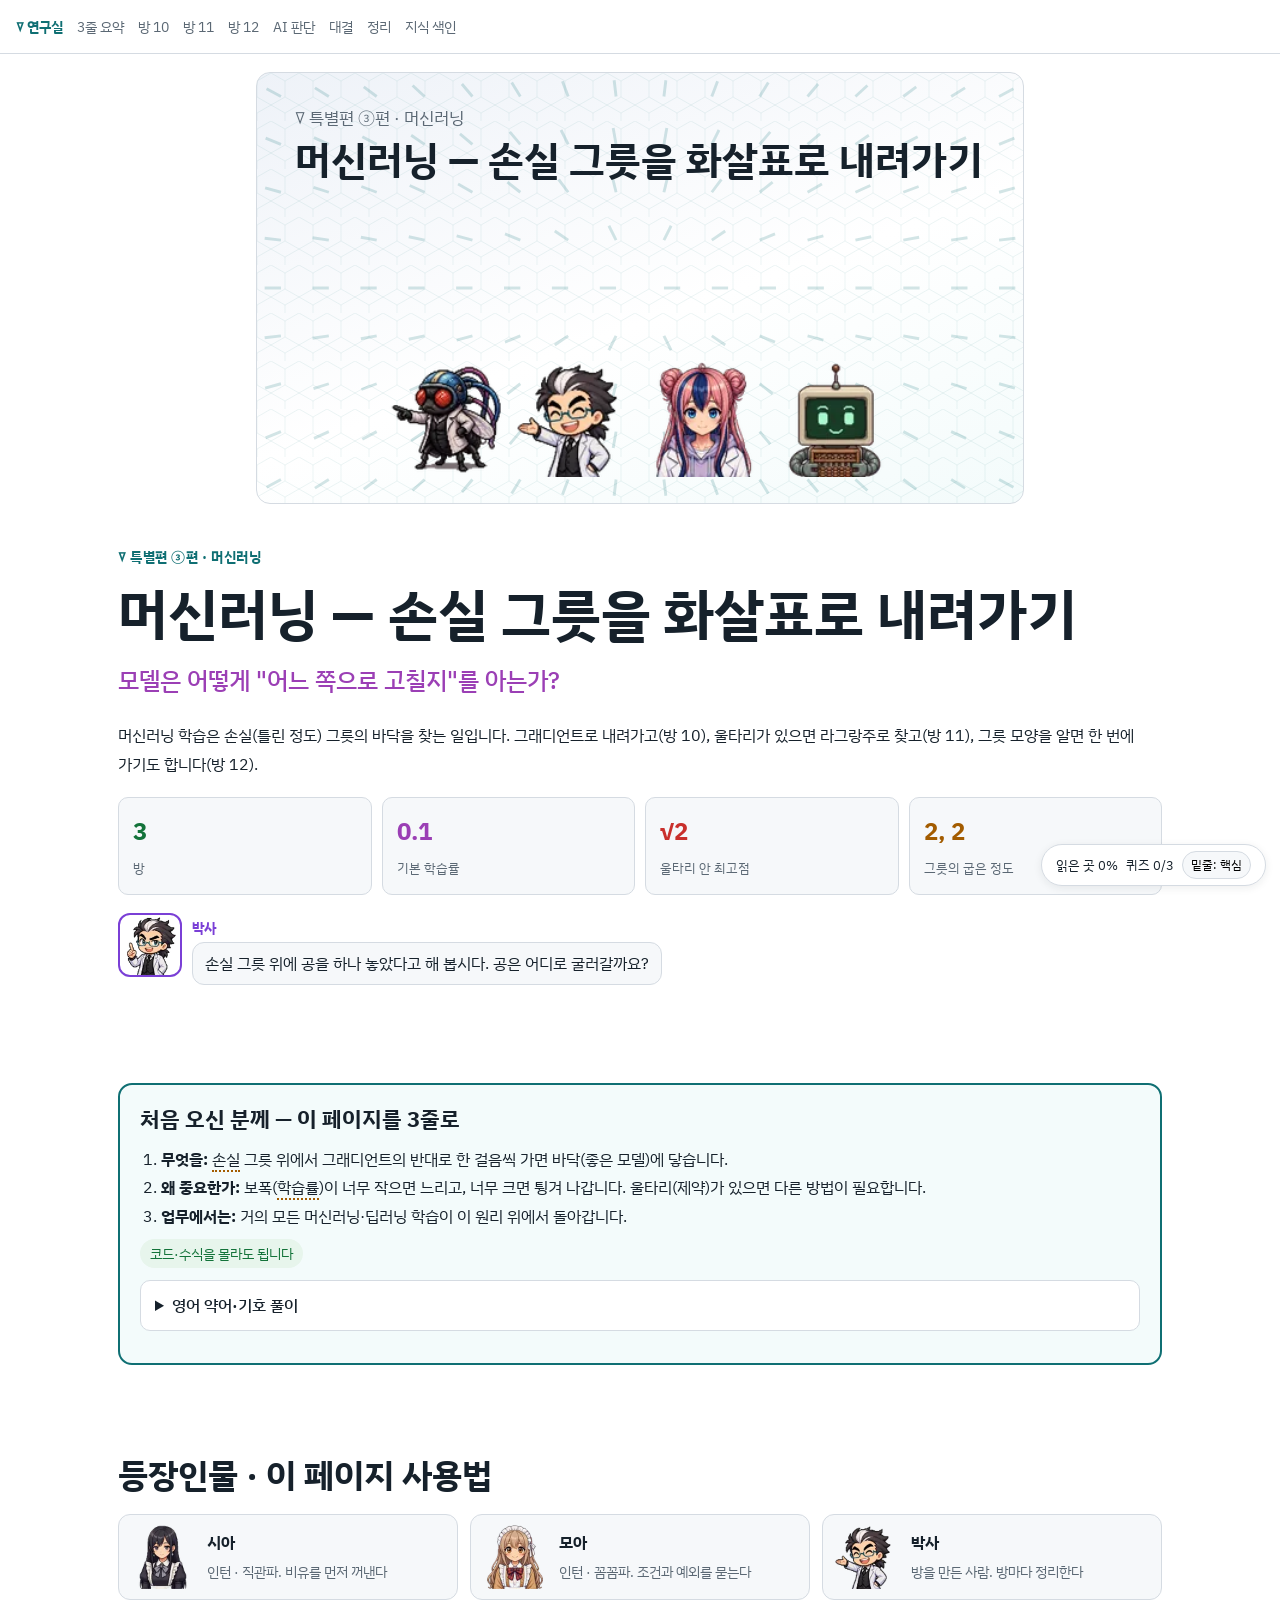
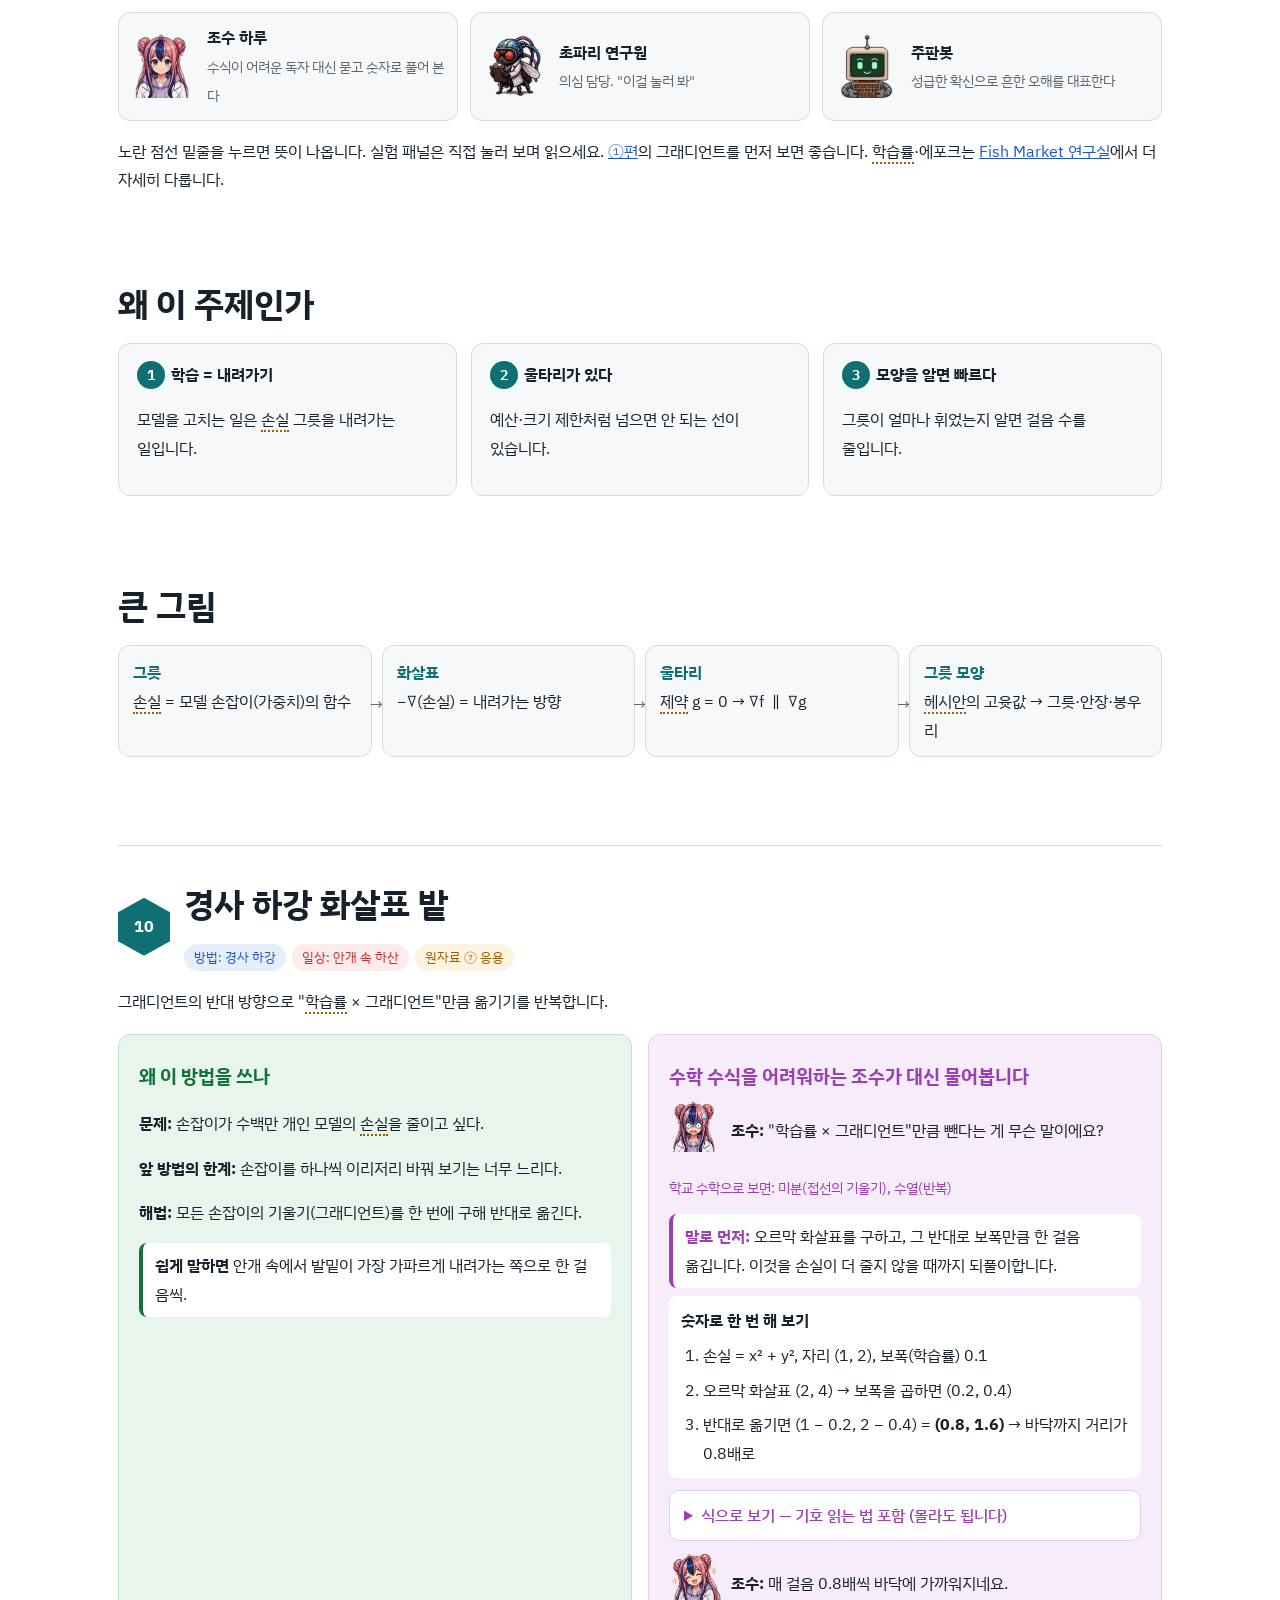
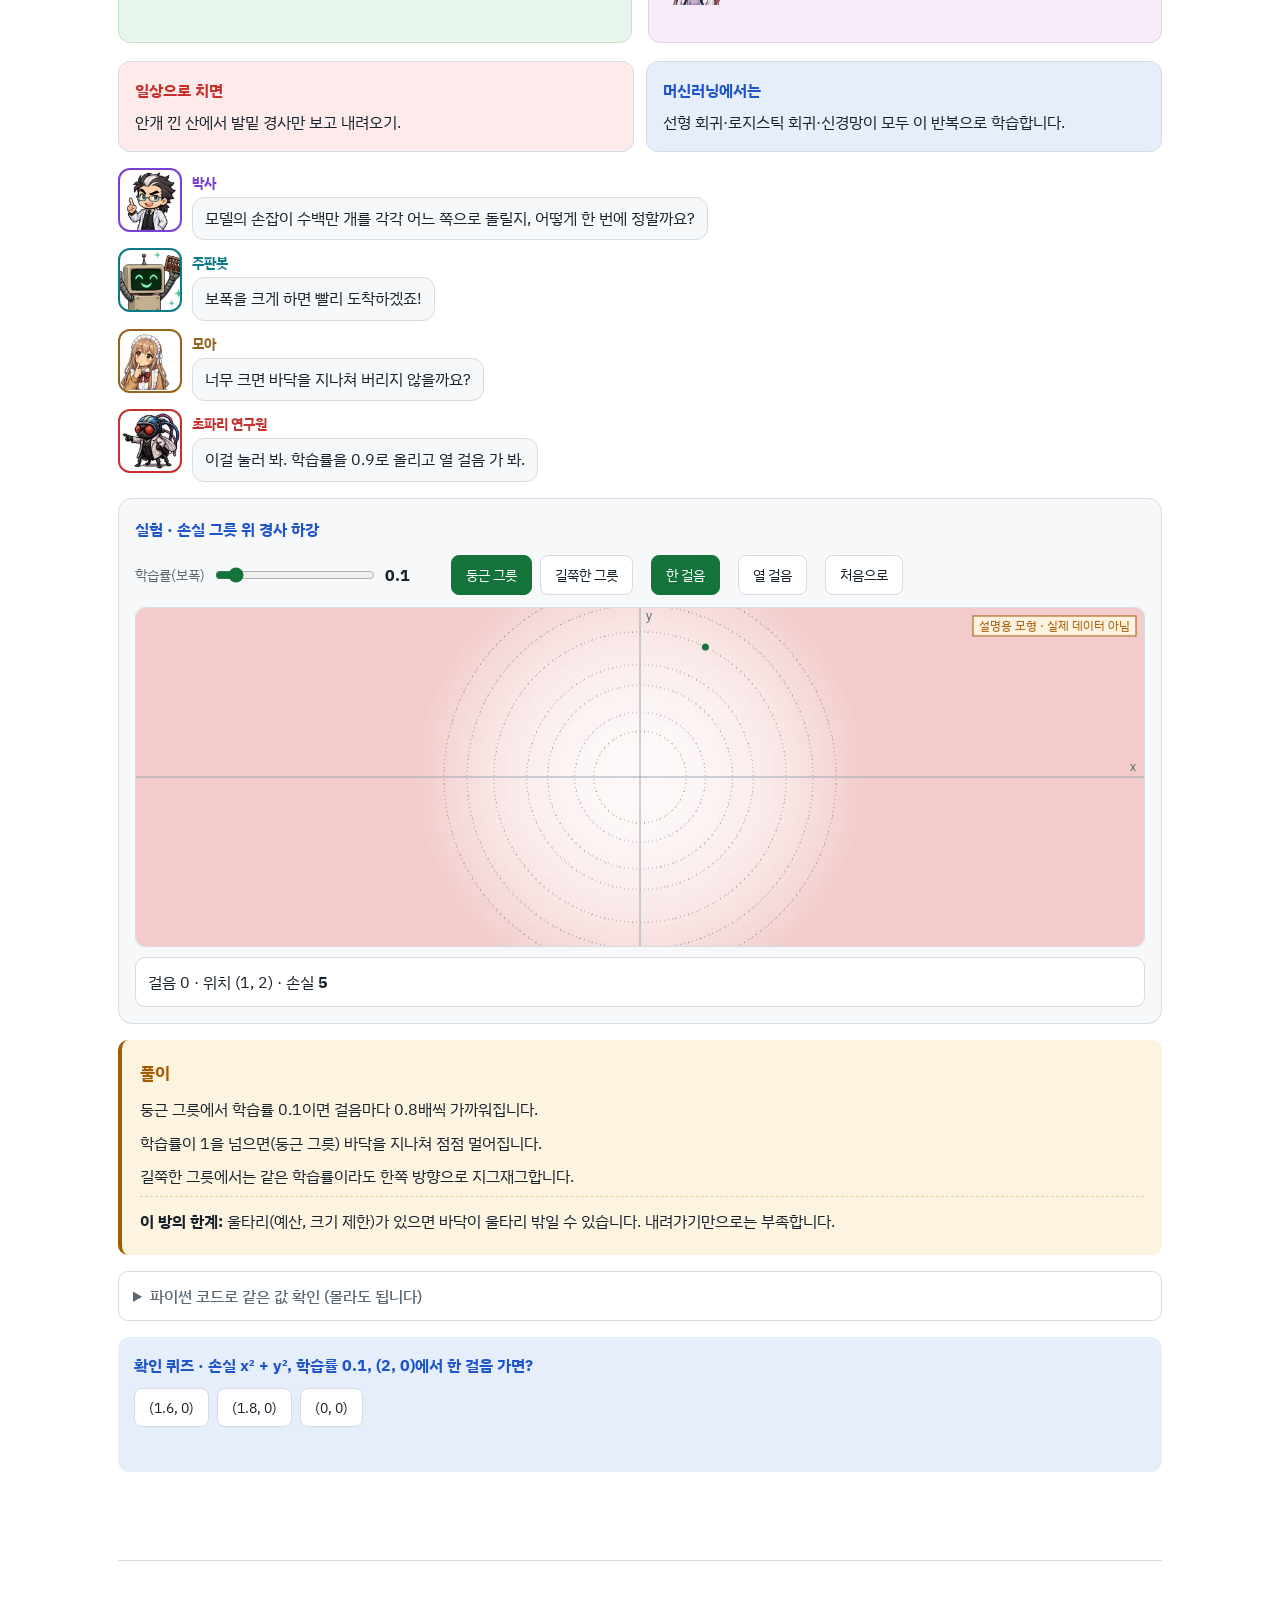
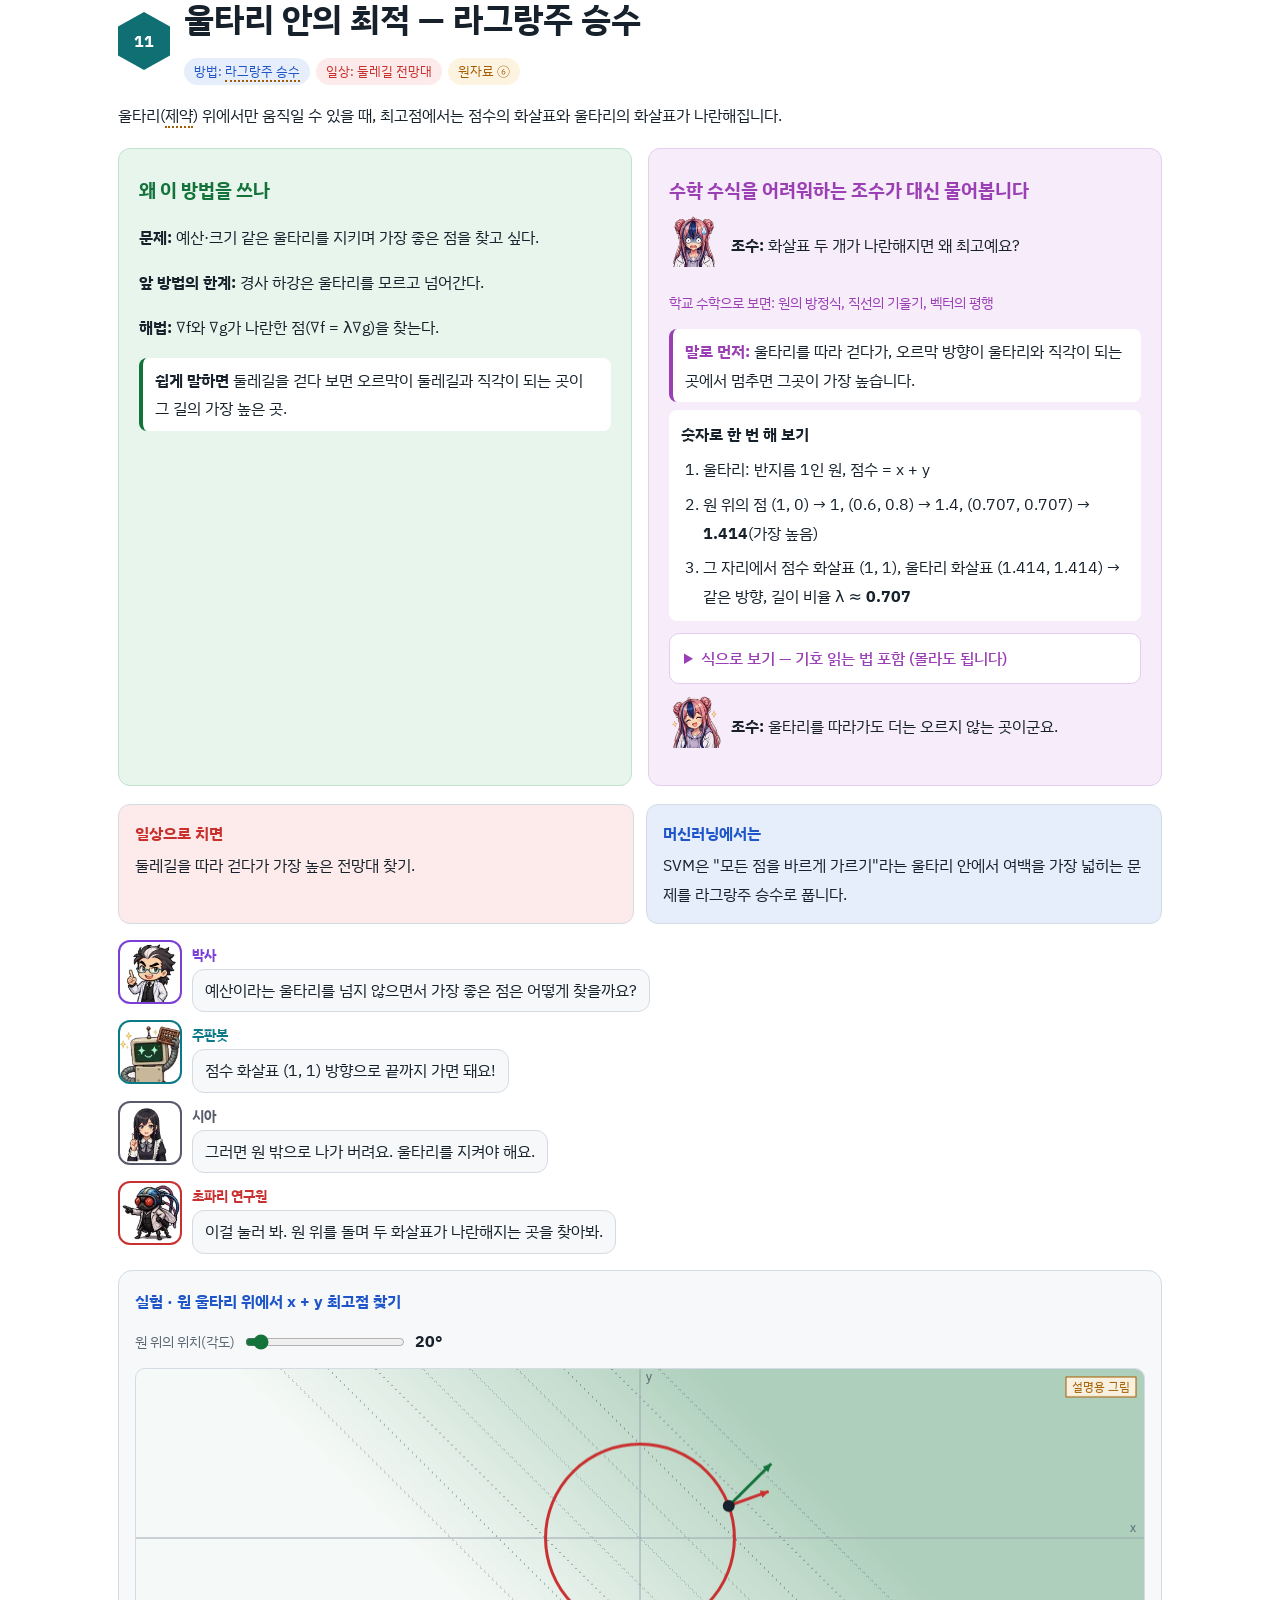
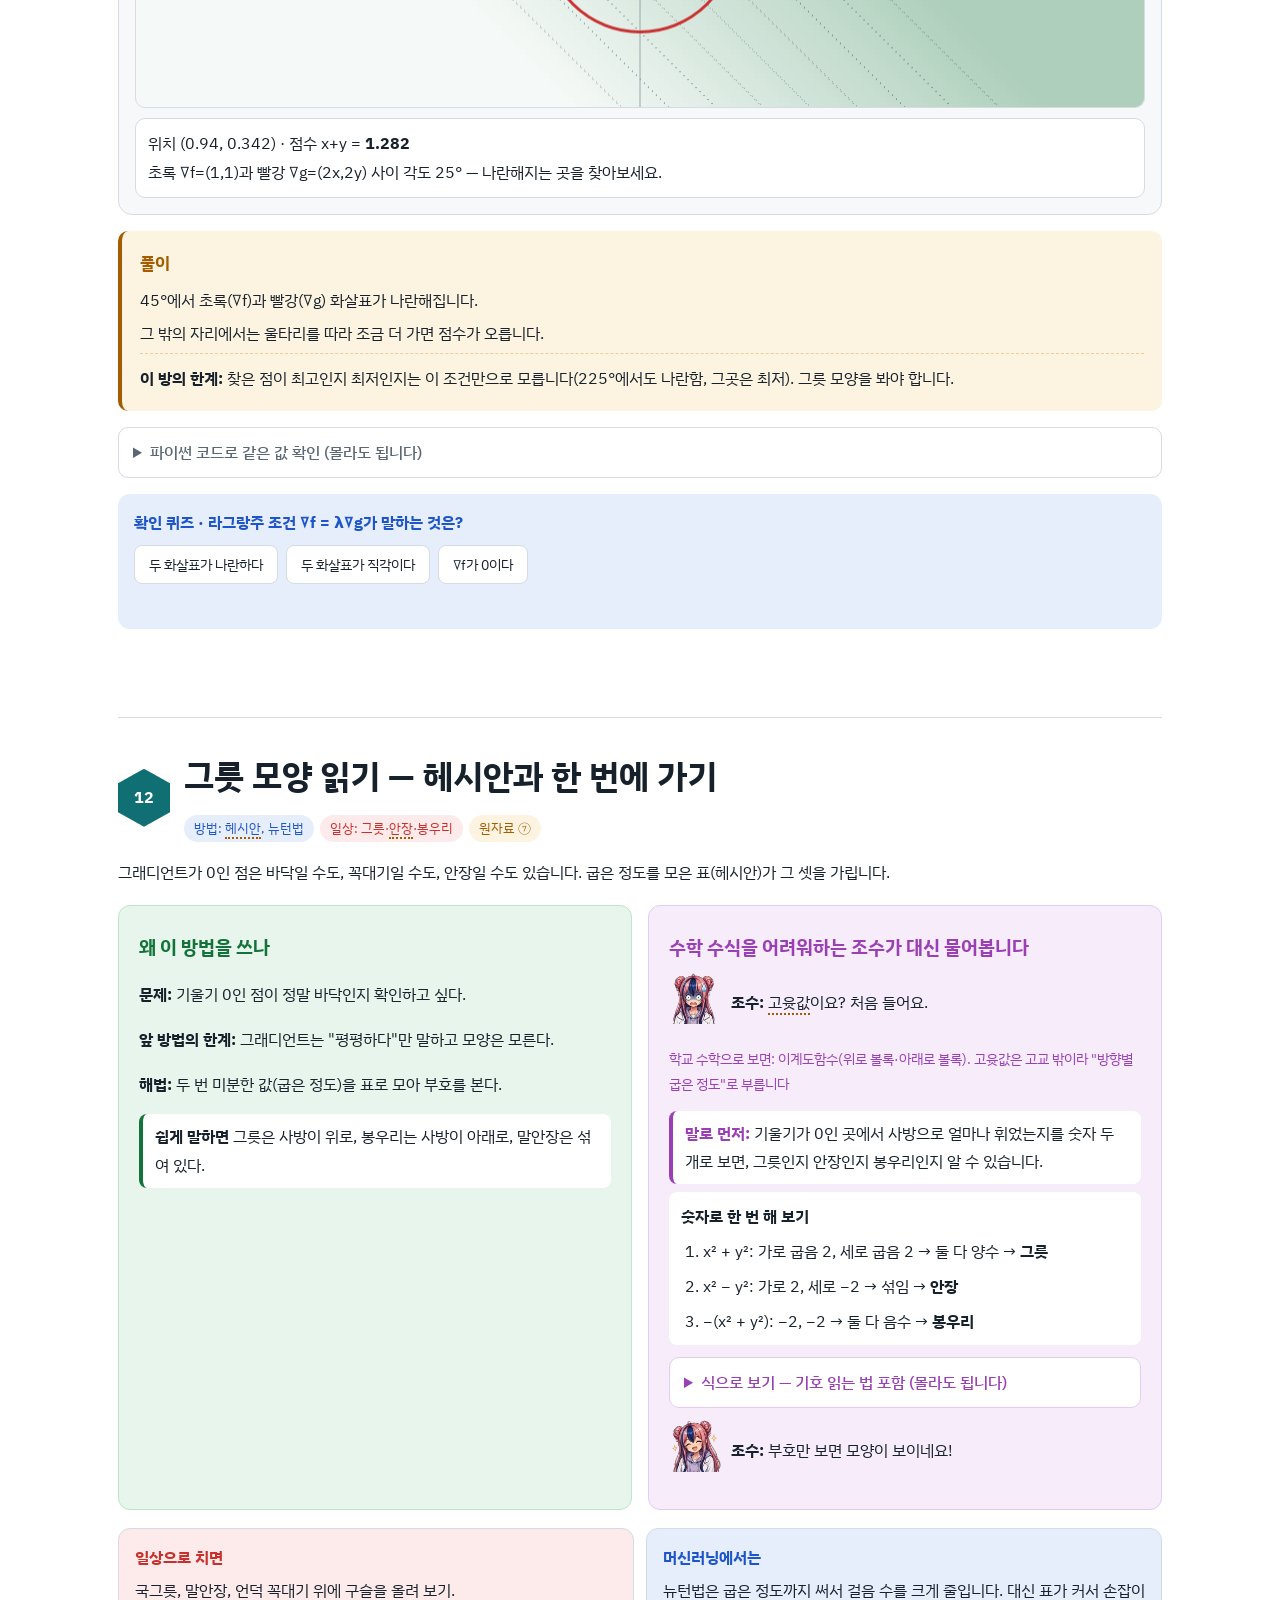
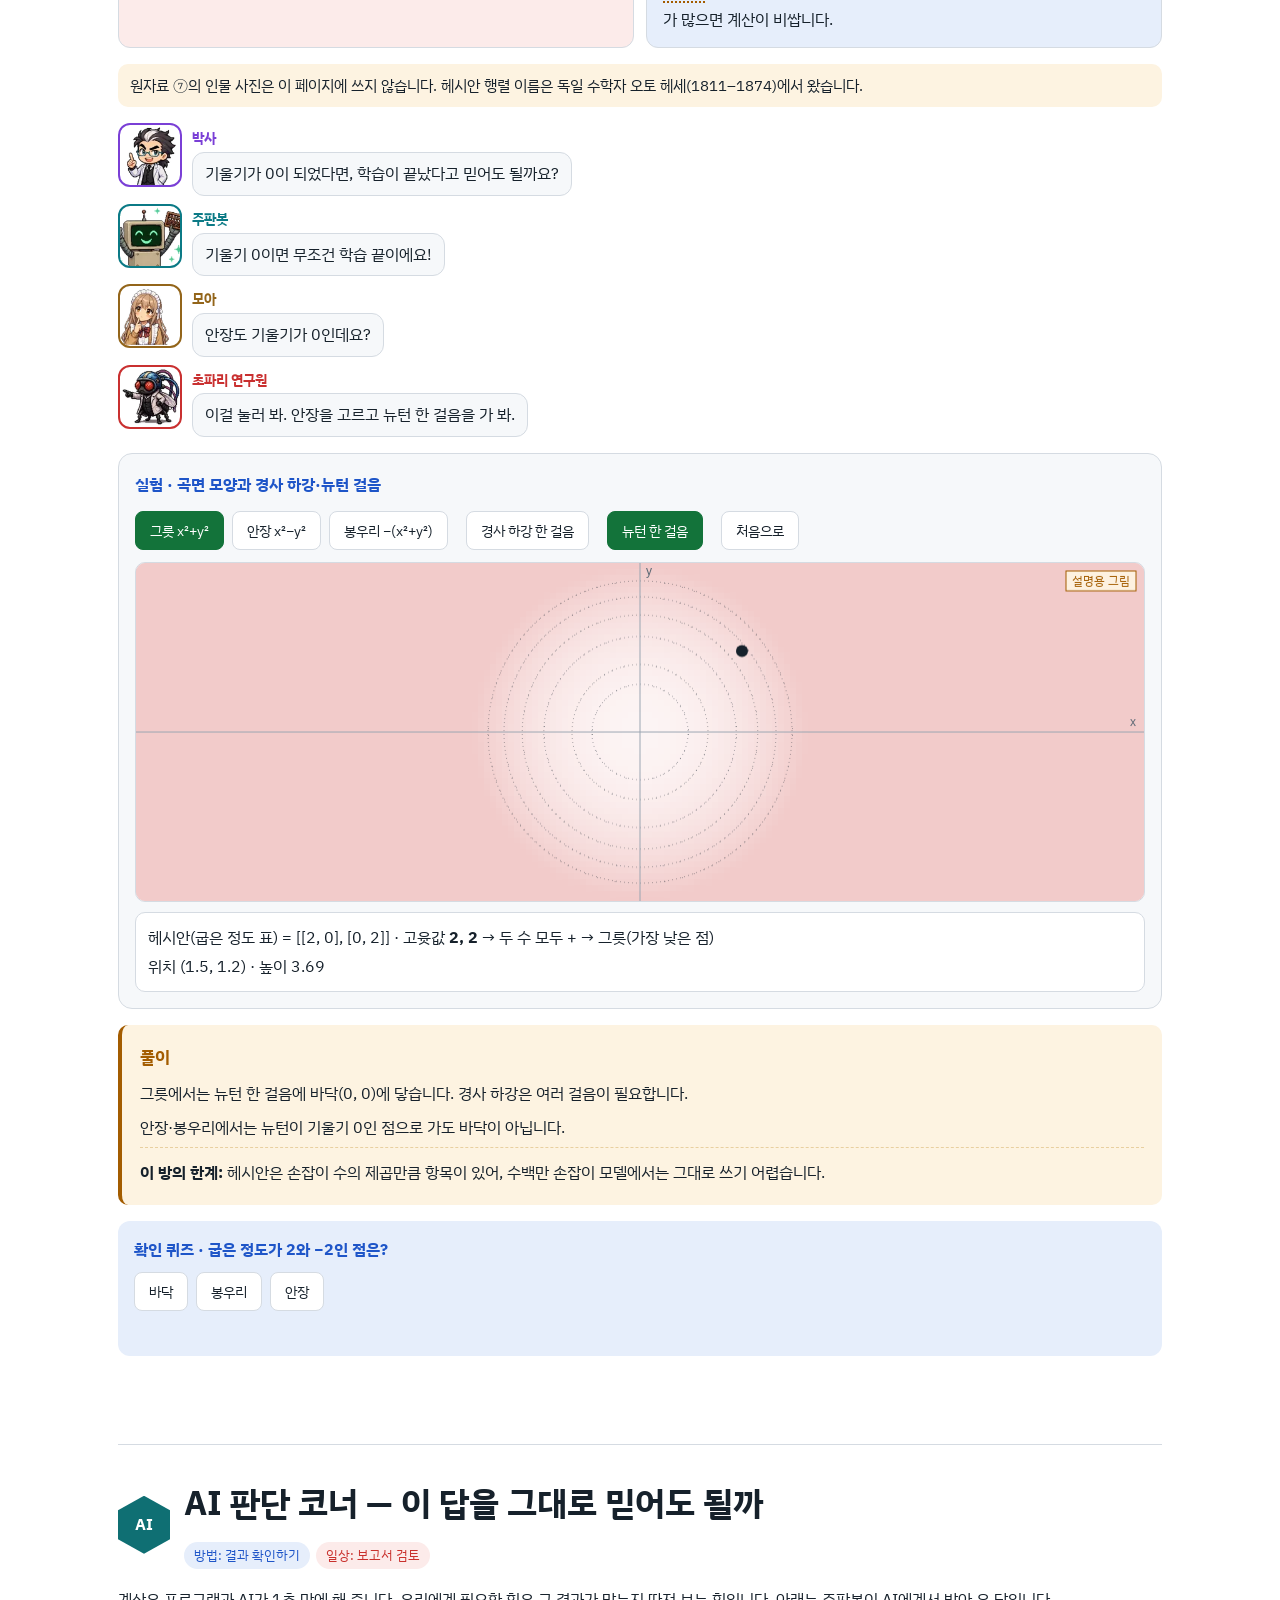
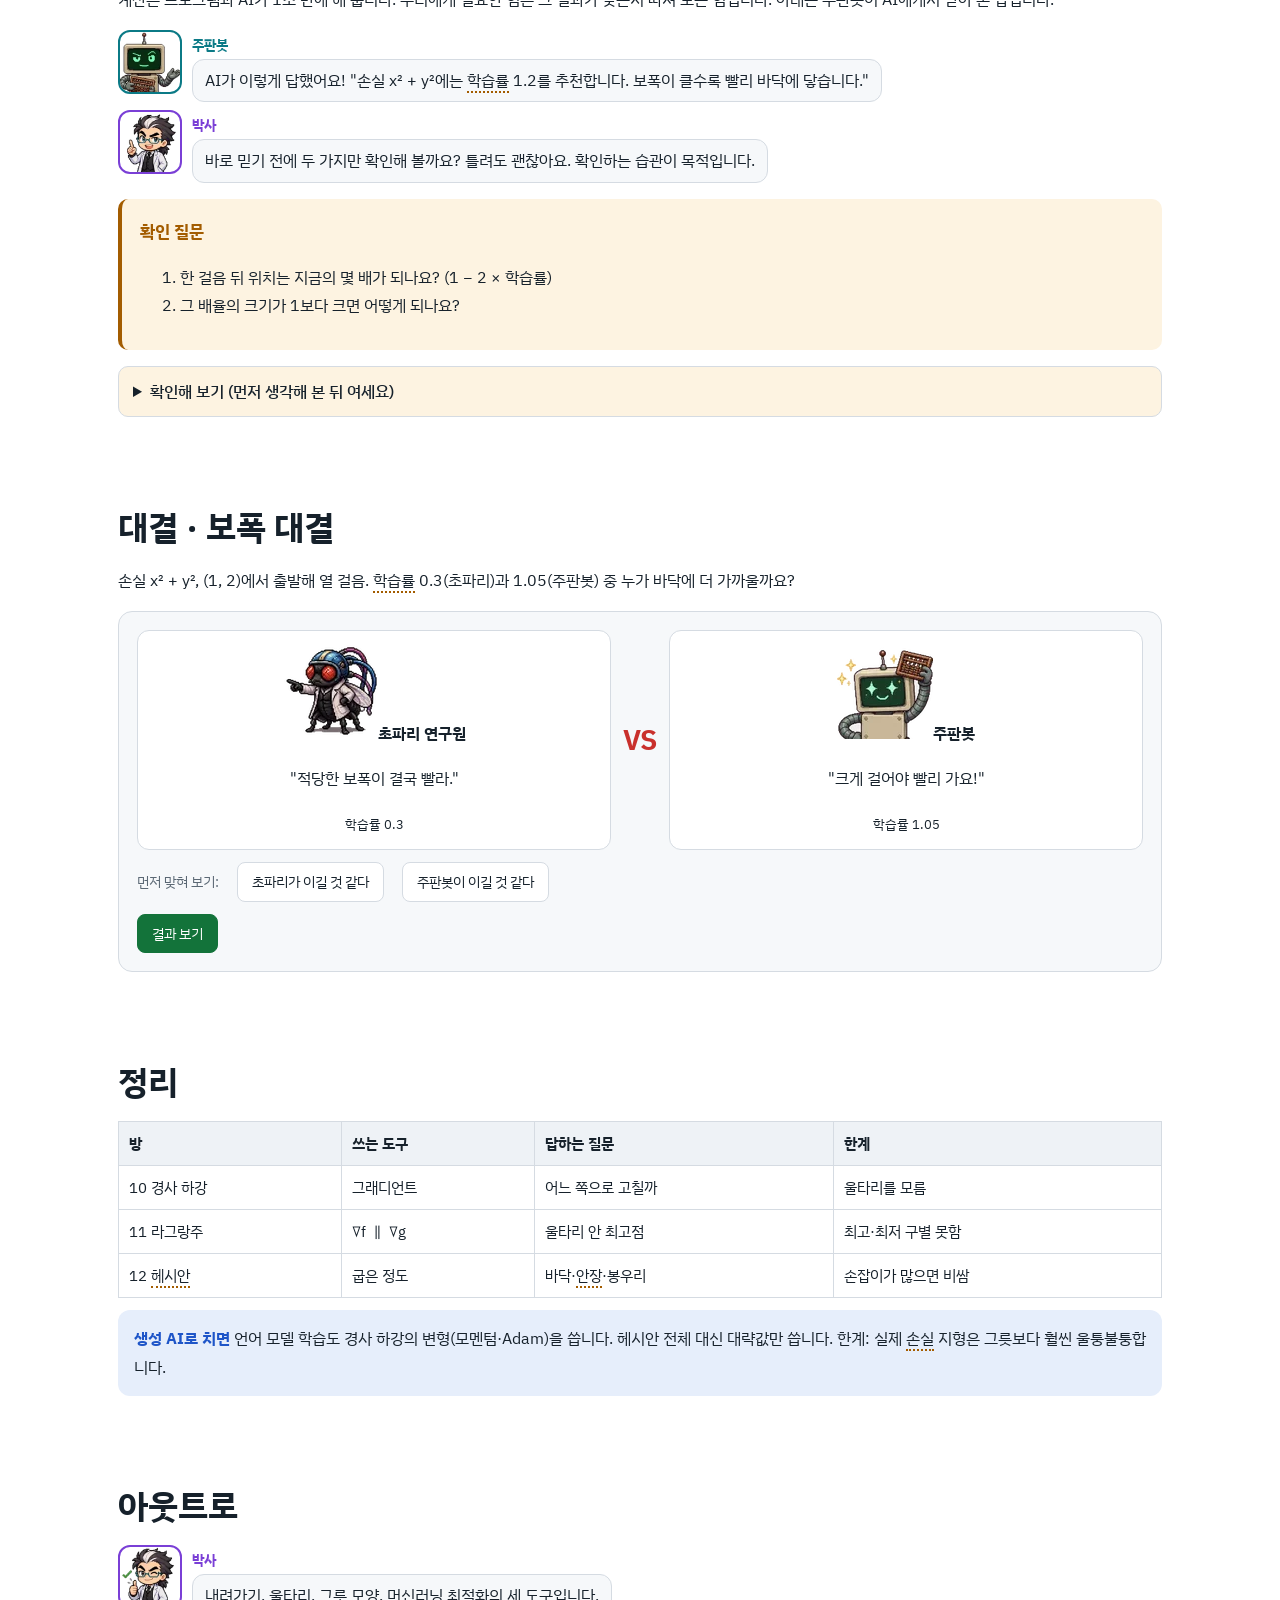
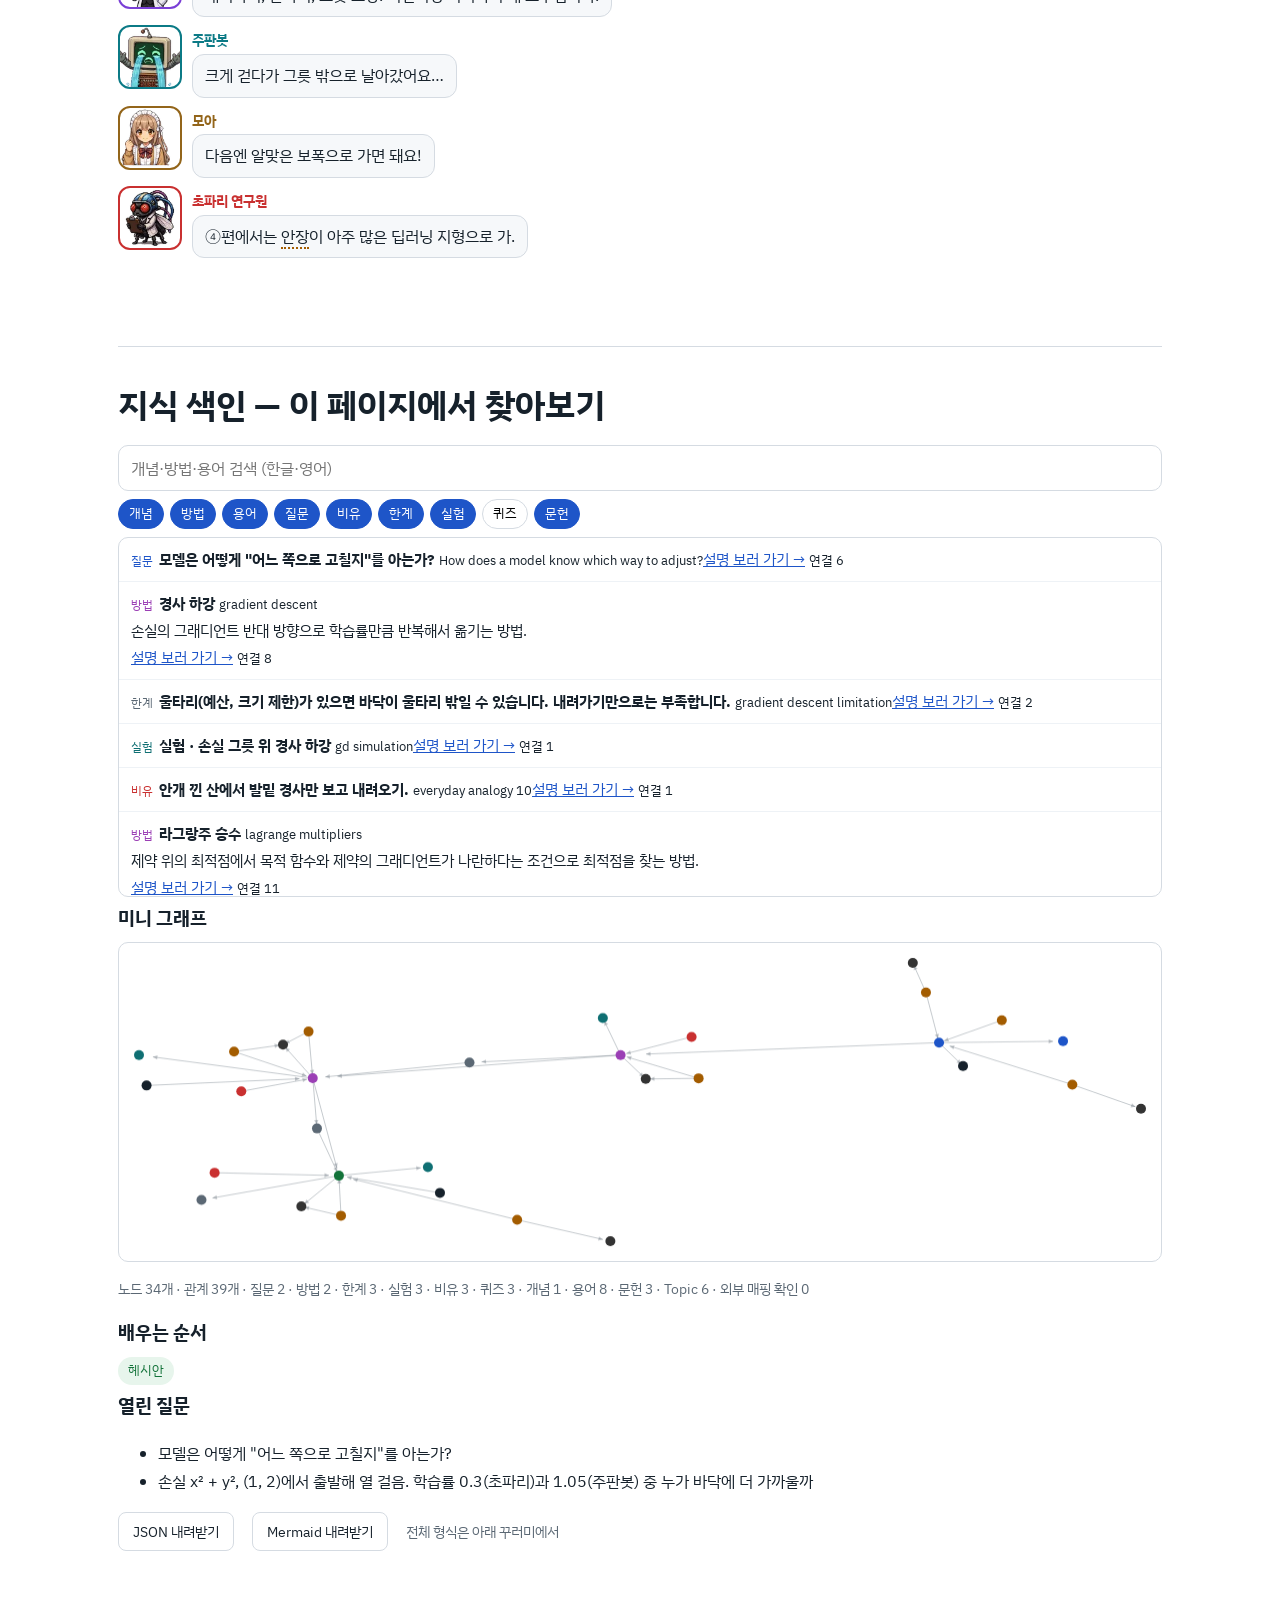
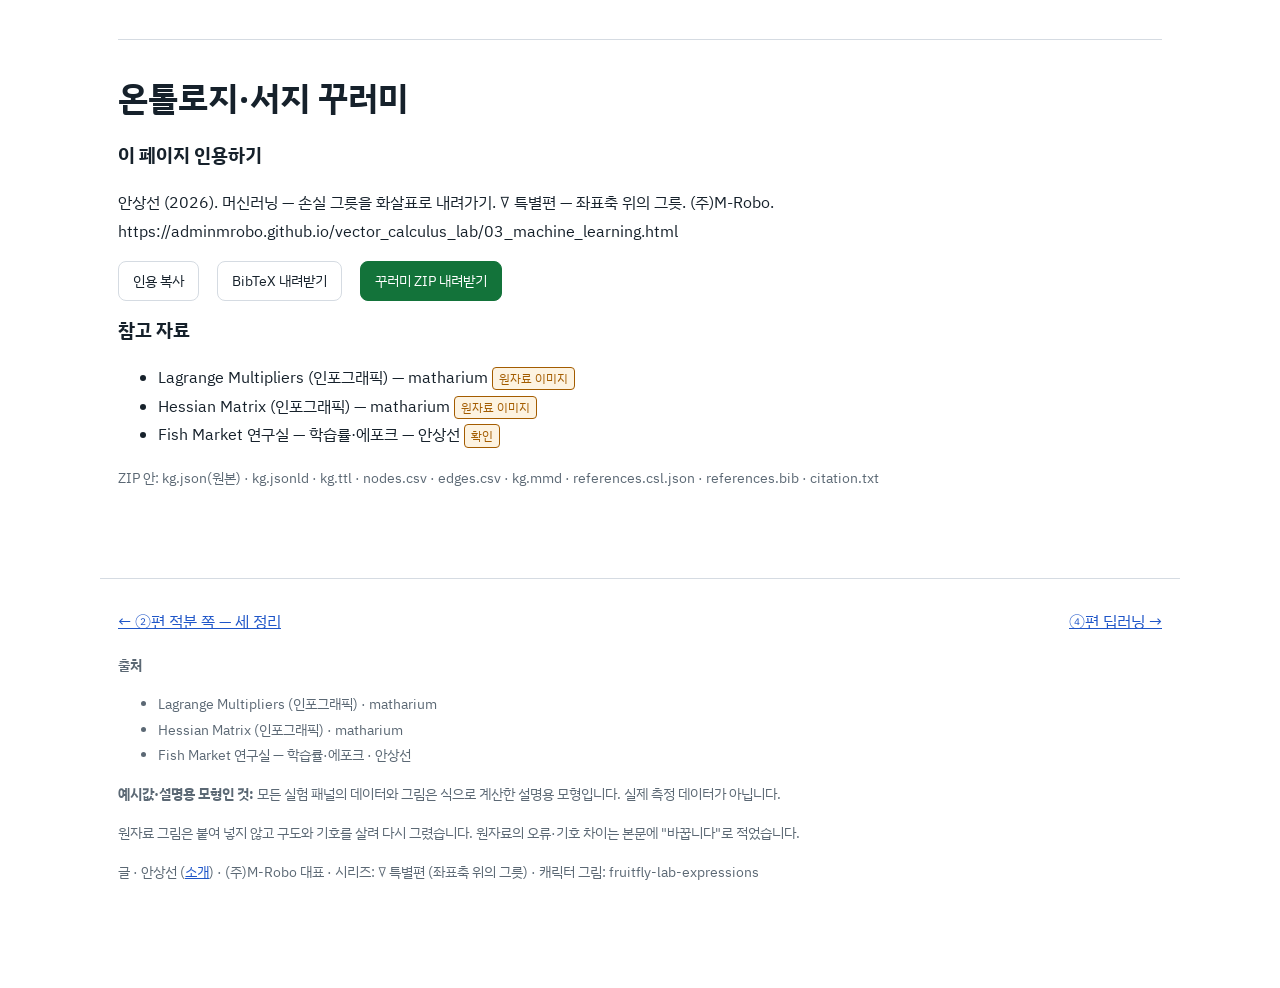
<file: 03_machine_learning.html>
<!DOCTYPE html><html lang="ko"><head><meta charset="utf-8"><meta name="viewport" content="width=device-width, initial-scale=1, viewport-fit=cover">
<title>머신러닝 — 손실 그릇을 화살표로 내려가기 · ∇ 특별편</title><meta name="description" content="머신러닝 학습은 손실(틀린 정도) 그릇의 바닥을 찾는 일입니다. 그래디언트로 내려가고(방 10), 울타리가 있으면 라그랑주로 찾고(방 11), 그릇 모양을 알면 한 번에 가기도 합니다(방 12).">
<meta property="og:title" content="머신러닝 — 손실 그릇을 화살표로 내려가기 · ∇ 특별편"><meta property="og:description" content="모델은 어떻게 &quot;어느 쪽으로 고칠지&quot;를 아는가?"><meta property="og:image" content="https://adminmrobo.github.io/vector_calculus_lab/assets/og/03.jpg"><meta property="og:type" content="article">
<link rel="preconnect" href="https://fonts.googleapis.com"><link rel="stylesheet" href="https://fonts.googleapis.com/css2?family=IBM+Plex+Sans+KR:wght@400;500;700&display=swap">
<style>:root{
  --bg:#ffffff; --panel:#f6f8fa; --panel2:#eef2f6; --rule:#d5dbe2;
  --text:#16212b; --muted:#5b6874;
  --stain:#9b3fb5; --gfp:#13733a; --eye:#c9302c; --amber:#a35c00; --info:#1e55c8;
  --stain-soft:#f6ecfa; --gfp-soft:#e7f5ec; --eye-soft:#fcebea; --amber-soft:#fdf3e1; --info-soft:#e6eefb;
  --c-doc:#7a3fd6; --c-asst:#c42a6e; --c-fly:#c93030; --c-robo:#0b7a86; --c-sia:#5a5a6e; --c-moa:#93651a;
  --accent:#0f6f73;
  color-scheme:light;
}
*{box-sizing:border-box}
html{scroll-behavior:smooth;scroll-padding-top:64px}
@media (prefers-reduced-motion:reduce){html{scroll-behavior:auto}}
body{margin:0;background:var(--bg);color:var(--text);font:16px/1.8 "IBM Plex Sans KR","Apple SD Gothic Neo","Malgun Gothic","Noto Sans KR",system-ui,sans-serif;overflow-x:hidden}
h1,h2,h3,p,li,td,th{word-break:keep-all;overflow-wrap:anywhere}
h1{font-size:clamp(32px,5vw,56px);line-height:1.2;margin:.2em 0}
h2{font-size:clamp(24px,3vw,34px);line-height:1.3;margin:0 0 .5em}
h3{font-size:19px;margin:.2em 0 .4em}
a{color:var(--info)}
:focus-visible{outline:3px solid #f2b705;outline-offset:2px}
#prog{position:fixed;top:0;left:0;height:3px;background:var(--gfp);width:0;z-index:60}
nav.top{position:sticky;top:0;z-index:50;height:54px;display:flex;align-items:center;gap:14px;padding:0 16px;background:rgba(255,255,255,.92);backdrop-filter:blur(8px);border-bottom:1px solid var(--rule);overflow-x:auto;white-space:nowrap}
nav.top .logo{font-weight:700;color:var(--accent);text-decoration:none}
nav.top a{font-size:14px;color:var(--muted);text-decoration:none}
nav.top a:hover{color:var(--text)}
main{max-width:1080px;margin:0 auto;padding:0 18px}
section{margin:88px 0}
@media (max-width:760px){section{margin:64px 0}}
.cover{margin:18px auto 0;max-width:1080px;padding:0 18px}
.cover .frame{position:relative;aspect-ratio:16/9;max-height:48vh;margin:0 auto;border:1px solid var(--rule);border-radius:14px;overflow:hidden;background:url("data:image/svg+xml,%3Csvg xmlns='http://www.w3.org/2000/svg' width='28' height='48' viewBox='0 0 28 48'%3E%3Cpath d='M14 0l14 8v16l-14 8L0 24V8z M14 32l14 8v16 M14 32L0 40v16' fill='none' stroke='%230f6f73' stroke-opacity='.08'/%3E%3C/svg%3E"),linear-gradient(160deg,#eef2f8,#ffffff 55%,#f3fbfb)}
.cover .frame svg.bgfield{position:absolute;inset:0;width:100%;height:100%}
.cover .frame .cast4{position:absolute;left:0;right:0;bottom:6%;display:flex;justify-content:center;gap:2%}
.cover .frame .cast4 img{width:15%;max-width:140px;aspect-ratio:1;image-rendering:pixelated}
img[data-who]{image-rendering:pixelated}
.cover .frame .ttl{position:absolute;left:5%;top:7%;right:5%}
.cover .frame .ttl b{display:block;font-size:clamp(18px,3.6vw,40px);line-height:1.25}
.cover .frame .ttl span{font-size:clamp(12px,1.6vw,17px);color:var(--muted)}
.cover .frame img.coverimg{position:absolute;inset:0;width:100%;height:100%;object-fit:cover}
header.hero{position:relative;padding:40px 0 10px}
header.hero .kicker{font-size:14px;font-weight:700;color:var(--accent);letter-spacing:.04em}
header.hero .q{font-size:clamp(18px,2.4vw,24px);color:var(--stain);font-weight:500;margin:.3em 0 .8em}
.kpis{display:grid;grid-template-columns:repeat(4,1fr);gap:10px;margin:18px 0}
.kpi{background:var(--panel);border:1px solid var(--rule);border-radius:10px;padding:12px 14px}
.kpi b{display:block;font-size:24px;font-variant-numeric:tabular-nums}
.kpi span{font-size:13px;color:var(--muted)}
.kpi.g b{color:var(--gfp)}.kpi.m b{color:var(--stain)}.kpi.r b{color:var(--eye)}.kpi.a b{color:var(--amber)}
@media (max-width:860px){.kpis{grid-template-columns:repeat(2,1fr)}}
.three{border:2px solid var(--accent);border-radius:14px;padding:20px;background:#f3fbfb}
.three h2{font-size:22px}
.three ol{margin:0;padding-left:1.3em}
.three .nocode{display:inline-block;margin-top:8px;font-size:14px;background:var(--gfp-soft);color:var(--gfp);padding:2px 10px;border-radius:99px}
details{border:1px solid var(--rule);border-radius:10px;padding:10px 14px;margin:12px 0;background:var(--bg)}
details summary{cursor:pointer;font-weight:500}
.steps{display:grid;grid-template-columns:repeat(3,1fr);gap:14px}
.steps>div,.card{background:var(--panel);border:1px solid var(--rule);border-radius:12px;padding:16px 18px}
.steps b.n{display:inline-grid;place-items:center;width:28px;height:28px;border-radius:50%;background:var(--accent);color:#fff;font-size:14px;margin-right:6px}
@media (max-width:860px){.steps{grid-template-columns:1fr}}
.cast{display:grid;grid-template-columns:repeat(3,1fr);gap:12px}
.cast .c{display:flex;gap:12px;align-items:center;background:var(--panel);border:1px solid var(--rule);border-radius:12px;padding:10px 12px}
.cast .c img{width:64px;height:64px;flex:none}
.cast .c b{display:block}
.cast .c span{font-size:14px;color:var(--muted);line-height:1.5}
@media (max-width:860px){.cast{grid-template-columns:repeat(2,1fr)}}
@media (max-width:520px){.cast{grid-template-columns:1fr}}
.big{display:grid;grid-template-columns:repeat(4,1fr);gap:10px}
.big>div{background:var(--panel);border:1px solid var(--rule);border-radius:12px;padding:12px 14px;position:relative}
.big>div b{display:block;color:var(--accent)}
.big>div:not(:last-child)::after{content:"→";position:absolute;right:-12px;top:40%;color:var(--muted)}
@media (max-width:860px){.big{grid-template-columns:repeat(2,1fr)}.big>div::after{display:none}}
.route{display:flex;flex-wrap:wrap;gap:8px;margin:10px 0}
.route a,.chip{display:inline-block;padding:4px 12px;border-radius:99px;border:1px solid var(--rule);background:var(--bg);font-size:14px;text-decoration:none;color:var(--text)}
.route a.fast{background:var(--gfp);color:#fff;border-color:var(--gfp)}
.level{border-top:1px solid var(--rule);padding-top:36px}
.lvhead{display:flex;gap:14px;align-items:center;flex-wrap:wrap}
.hex{width:52px;height:58px;flex:none;display:grid;place-items:center;background:var(--accent);color:#fff;font-weight:700;clip-path:polygon(50% 0,100% 25%,100% 75%,50% 100%,0 75%,0 25%)}
.tags{display:flex;gap:6px;flex-wrap:wrap}
.tag{font-size:13px;padding:2px 10px;border-radius:99px;background:var(--panel2);color:var(--muted)}
.tag.m{background:var(--info-soft);color:var(--info)}.tag.d{background:var(--eye-soft);color:var(--eye)}.tag.s{background:var(--amber-soft);color:var(--amber)}.tag.deep{background:var(--stain-soft);color:var(--stain)}
.duo{display:grid;grid-template-columns:1fr 1fr;gap:16px;margin:18px 0}
@media (max-width:860px){.duo{grid-template-columns:1fr}}
.whybox{background:var(--gfp-soft);border:1px solid #bfe3cb;border-radius:12px;padding:20px}
.whybox h3{color:var(--gfp)}
.whybox .easy{margin-top:10px;padding:8px 12px;border-radius:8px;background:#fff;border-left:4px solid var(--gfp)}
.mathbox{background:var(--stain-soft);border:1px solid #e5cdef;border-radius:12px;padding:20px}
.mathbox h3{color:var(--stain)}
.mathbox .asq{display:flex;gap:10px;align-items:flex-start;margin-bottom:8px}
.mathbox .asq img{width:52px;height:52px;flex:none}
.mathbox table{width:100%;border-collapse:collapse;font-size:15px;margin:8px 0;background:#fff}
.mathbox td,.mathbox th{border:1px solid #e5cdef;padding:6px 8px;text-align:left;vertical-align:top}
.mathbox .num{background:#fff;border-radius:8px;padding:10px 12px;margin:8px 0;font-variant-numeric:tabular-nums}
.mathbox .school{font-size:14px;color:var(--stain)}
.pair{display:grid;grid-template-columns:1fr 1fr;gap:12px;margin:16px 0}
.pair>div{border-radius:12px;padding:14px 16px;border:1px solid var(--rule)}
.pair .fly{background:var(--eye-soft)}.pair .nn{background:var(--info-soft)}
.pair b{display:block;margin-bottom:4px}
.pair .fly b{color:var(--eye)}.pair .nn b{color:var(--info)}
@media (max-width:760px){.pair{grid-template-columns:1fr}}
.talk{display:grid;gap:8px;margin:16px 0}
.say{display:flex;gap:10px;align-items:flex-start}
.say img.who{width:64px;height:64px;flex:none;border:2px solid var(--rule);border-radius:12px;background:#fff}
.say .name{font-size:14px}
.say p{margin:0;background:var(--panel);border:1px solid var(--rule);border-radius:12px;padding:8px 12px;line-height:1.6}
@media (max-width:520px){.say img.who{width:52px;height:52px}}
.say[data-who=doc] img{border-color:var(--c-doc)}.say[data-who=doc] .name{color:var(--c-doc)}
.say[data-who=asst] img{border-color:var(--c-asst)}.say[data-who=asst] .name{color:var(--c-asst)}
.say[data-who=fly] img{border-color:var(--c-fly)}.say[data-who=fly] .name{color:var(--c-fly)}
.say[data-who=robo] img{border-color:var(--c-robo)}.say[data-who=robo] .name{color:var(--c-robo)}
.say[data-who=sia] img{border-color:var(--c-sia)}.say[data-who=sia] .name{color:var(--c-sia)}
.say[data-who=moa] img{border-color:var(--c-moa)}.say[data-who=moa] .name{color:var(--c-moa)}
.panel{background:var(--panel);border:1px solid var(--rule);border-radius:14px;padding:16px;margin:16px 0}
.panel .ptitle{font-weight:700;color:var(--info);margin-bottom:8px}
.panel canvas{display:block;width:100%;background:#fff;border:1px solid var(--rule);border-radius:10px;touch-action:pan-y}
.panel svg{display:block;width:100%;height:auto;background:#fff;border:1px solid var(--rule);border-radius:10px}
.ctrl{display:flex;flex-wrap:wrap;gap:10px 18px;align-items:center;margin:12px 0}
.ctrl .group{display:flex;gap:8px;align-items:center;flex-wrap:wrap}
.glabel{font-size:14px;color:var(--muted)}
.bt{font:inherit;font-size:14px;padding:6px 14px;border-radius:8px;border:1px solid var(--rule);background:#fff;color:var(--text);cursor:pointer}
.bt.primary,.bt[aria-pressed=true]{background:var(--gfp);border-color:var(--gfp);color:#fff}
.val{font-variant-numeric:tabular-nums;font-weight:700;min-width:3em;display:inline-block}
input[type=range]{width:160px;accent-color:var(--gfp)}
.readout{background:#fff;border:1px solid var(--rule);border-radius:10px;padding:10px 12px;font-variant-numeric:tabular-nums;margin-top:10px}
.eq{font-variant-numeric:tabular-nums;background:#fff;border:1px dashed var(--rule);border-radius:8px;padding:8px 12px;margin:8px 0;overflow-x:auto}
.eq b{color:var(--gfp)}.eq em{color:var(--stain);font-style:normal}.eq i{color:var(--amber);font-style:normal}
.explain{background:var(--amber-soft);border-left:4px solid var(--amber);border-radius:10px;padding:14px 18px;margin:16px 0}
.explain h3{color:var(--amber);font-size:17px}
.explain p{margin:.3em 0}
.lim{margin-top:10px;padding-top:10px;border-top:1px dashed #e8cf9f}
.bridge{border-radius:12px;padding:14px 16px;margin:12px 0}
.bridge.gen{background:var(--info-soft)}.bridge.gen b{color:var(--info)}
.bridge.field{background:var(--eye-soft)}.bridge.field b{color:var(--eye)}
.codefold summary{color:var(--muted)}
.codefold code{display:block;background:var(--panel);padding:8px 10px;border-radius:6px;white-space:pre-wrap;font-size:14px}
.quiz{background:var(--info-soft);border-radius:12px;padding:14px 16px;margin:16px 0}
.quiz .qq{font-weight:700;color:var(--info)}
.quiz .opts{display:flex;flex-wrap:wrap;gap:8px;margin:8px 0}
.quiz .opts .bt.ok{background:var(--gfp);color:#fff;border-color:var(--gfp)}
.quiz .opts .bt.no{background:var(--eye-soft);border-color:var(--eye);color:var(--eye)}
.quiz .fb{min-height:1.4em}
.tw{overflow-x:auto}
table.tb{border-collapse:collapse;width:100%;min-width:0;font-size:15px}
table.tb th,table.tb td{border:1px solid var(--rule);padding:8px 10px;text-align:left;vertical-align:top}
table.tb th{background:var(--panel2)}
.duel{background:var(--panel);border:1px solid var(--rule);border-radius:14px;padding:18px}
.duel .vs{display:grid;grid-template-columns:1fr auto 1fr;gap:12px;align-items:center}
.duel .side{background:#fff;border:1px solid var(--rule);border-radius:12px;padding:12px;text-align:center}
.duel .side img{width:96px;height:96px}
.duel .vsmark{font-weight:700;font-size:28px;color:var(--eye)}
.duel .bars{display:grid;gap:8px;margin:12px 0}
.duel .bar{display:grid;grid-template-columns:7em 1fr 6em;gap:8px;align-items:center}
.duel .bar .track{height:18px;background:#fff;border:1px solid var(--rule);border-radius:9px;overflow:hidden}
.duel .bar .fill{height:100%}
.duel .result{display:none}
.duel.open .result{display:block}
@media (max-width:520px){.duel .vs{grid-template-columns:1fr}.duel .vsmark{text-align:center}}
.stamp{display:inline-block;font-size:12px;color:var(--amber);border:1px solid var(--amber);border-radius:4px;padding:0 6px;background:var(--amber-soft)}
.jt{border-bottom:2px dotted var(--amber);cursor:help}
#tip{position:absolute;z-index:70;max-width:300px;background:#fff;border:1px solid var(--rule);border-radius:10px;padding:10px 12px;box-shadow:0 4px 16px rgba(22,33,43,.12);font-size:14px;line-height:1.6;display:none}
#tip b{color:var(--amber)}
#study{position:fixed;right:14px;bottom:14px;z-index:55;background:#fff;border:1px solid var(--rule);border-radius:99px;padding:6px 14px;font-size:13px;box-shadow:0 2px 8px rgba(22,33,43,.08);display:flex;gap:8px;align-items:center}
#study button{font:inherit;font-size:12px;border:1px solid var(--rule);background:var(--panel);border-radius:99px;padding:2px 8px;cursor:pointer}
@media (max-width:520px){#study{left:8px;right:8px;justify-content:center}}
.kg .chips{display:flex;flex-wrap:wrap;gap:6px;margin:8px 0}
.kg .chips button{font:inherit;font-size:13px;border:1px solid var(--rule);border-radius:99px;padding:2px 10px;background:#fff;cursor:pointer}
.kg .chips button[aria-pressed=true]{background:var(--info);color:#fff;border-color:var(--info)}
.kg input[type=search]{font:inherit;width:100%;padding:8px 12px;border:1px solid var(--rule);border-radius:10px}
.kg .list{max-height:360px;overflow:auto;border:1px solid var(--rule);border-radius:10px;margin-top:8px}
.kg .item{padding:8px 12px;border-bottom:1px solid var(--panel2);font-size:15px}
.kg .item .k{font-size:12px;color:var(--info);margin-right:6px}
.kg .item.hl{background:var(--amber-soft)}
.kg canvas{display:block;width:100%;height:320px;border:1px solid var(--rule);border-radius:10px}
.flowchips{display:flex;flex-wrap:wrap;gap:6px;align-items:center}
.flowchips span{background:var(--gfp-soft);color:var(--gfp);border-radius:99px;padding:2px 10px;font-size:13px}
footer{border-top:1px solid var(--rule);margin-top:80px;padding:28px 18px 90px;max-width:1080px;margin-left:auto;margin-right:auto;font-size:14px;color:var(--muted)}
footer .nextprev{display:flex;justify-content:space-between;gap:10px;flex-wrap:wrap;margin-bottom:16px}
footer .nextprev a{font-size:16px}
.toc{display:grid;grid-template-columns:repeat(2,1fr);gap:14px}
.toc a.room{display:block;text-decoration:none;color:var(--text);background:var(--panel);border:1px solid var(--rule);border-radius:14px;padding:16px}
.toc a.room b{display:block;font-size:18px}
.toc a.room .meta{font-size:13px;color:var(--muted)}
.toc a.room img{width:56px;height:56px;float:right}
@media (max-width:760px){.toc{grid-template-columns:1fr}}
.skip{display:inline-block;margin:6px 0;padding:6px 14px;border-radius:99px;background:var(--info);color:#fff;text-decoration:none}
.deepnote{background:var(--stain-soft);color:var(--stain);border-radius:10px;padding:8px 12px;font-size:15px}
.fix{background:var(--amber-soft);border-radius:10px;padding:8px 12px;font-size:15px;margin:8px 0}

.sayfirst{background:#fff;border-left:4px solid var(--stain);border-radius:8px;padding:8px 12px;margin:8px 0}
.sayfirst b{color:var(--stain)}
#aicheck details{background:var(--amber-soft)}
.eqfold{background:#fff;border-color:#e5cdef}
.eqfold summary{color:var(--stain)}
/* 연구실 확장 2차: 숫자는 번호 단계로, 식으로 푼 숫자는 접기 안으로 */
body{line-height:1.8}
.mathbox .num ol{margin:6px 0 0;padding-left:22px;display:flex;flex-direction:column;gap:6px}
.eqfold .numx{font-size:14px;margin:6px 0 0}
</style>
<script type="application/json" id="kg-raw">{"version": "1.0", "page": "03_machine_learning", "nodes": [{"id": "lab:question/03_machine_learning-core", "type": "Question", "label": {"ko": "모델은 어떻게 \"어느 쪽으로 고칠지\"를 아는가?", "en": "How does a model know which way to adjust?"}, "page": "03_machine_learning", "domain": ["math"], "status": "known", "confidence": "high", "anchor": "#first", "family": "optimization"}, {"id": "lab:method/gradient-descent", "type": "Method", "label": {"ko": "경사 하강", "en": "gradient descent"}, "page": "03_machine_learning", "domain": ["math", "ai"], "status": "known", "confidence": "high", "anchor": "#room-10", "definition": {"ko": "손실의 그래디언트 반대 방향으로 학습률만큼 반복해서 옮기는 방법."}, "level": 1, "family": "optimization"}, {"id": "lab:limitation/gradient-descent-limit", "type": "Limitation", "label": {"ko": "울타리(예산, 크기 제한)가 있으면 바닥이 울타리 밖일 수 있습니다. 내려가기만으로는 부족합니다.", "en": "gradient descent limitation"}, "page": "03_machine_learning", "domain": ["math"], "status": "known", "confidence": "high", "anchor": "#room-10", "family": "optimization"}, {"id": "lab:simulation/03_machine_learning-gd", "type": "Simulation", "label": {"ko": "실험 · 손실 그릇 위 경사 하강", "en": "gd simulation"}, "page": "03_machine_learning", "domain": ["math"], "status": "known", "confidence": "high", "anchor": "#sim-r10", "family": "optimization"}, {"id": "lab:analogy/03_machine_learning-10", "type": "Analogy", "label": {"ko": "안개 낀 산에서 발밑 경사만 보고 내려오기.", "en": "everyday analogy 10"}, "page": "03_machine_learning", "domain": ["math"], "status": "known", "confidence": "high", "anchor": "#room-10", "family": "optimization"}, {"id": "lab:quiz/03_machine_learning-10-0", "type": "QuizItem", "label": {"ko": "손실 x² + y², 학습률 0.1, (2, 0)에서 한 걸음 가면?", "en": "quiz 10-0"}, "page": "03_machine_learning", "domain": ["ai"], "status": "known", "confidence": "high", "anchor": "#room-10", "family": "optimization"}, {"id": "lab:method/lagrange-multipliers", "type": "Method", "label": {"ko": "라그랑주 승수", "en": "lagrange multipliers"}, "page": "03_machine_learning", "domain": ["math"], "status": "known", "confidence": "high", "anchor": "#room-11", "definition": {"ko": "제약 위의 최적점에서 목적 함수와 제약의 그래디언트가 나란하다는 조건으로 최적점을 찾는 방법."}, "level": 2, "family": "optimization"}, {"id": "lab:limitation/lagrange-multipliers-limit", "type": "Limitation", "label": {"ko": "찾은 점이 최고인지 최저인지는 이 조건만으로 모릅니다(225°에서도 나란함, 그곳은 최저). 그릇 모양을 봐", "en": "lagrange multipliers limitation"}, "page": "03_machine_learning", "domain": ["math"], "status": "known", "confidence": "high", "anchor": "#room-11", "family": "optimization"}, {"id": "lab:simulation/03_machine_learning-lagrange", "type": "Simulation", "label": {"ko": "실험 · 원 울타리 위에서 x + y 최고점 찾기", "en": "lagrange simulation"}, "page": "03_machine_learning", "domain": ["math"], "status": "known", "confidence": "high", "anchor": "#sim-r11", "family": "optimization"}, {"id": "lab:analogy/03_machine_learning-11", "type": "Analogy", "label": {"ko": "둘레길을 따라 걷다가 가장 높은 전망대 찾기.", "en": "everyday analogy 11"}, "page": "03_machine_learning", "domain": ["math"], "status": "known", "confidence": "high", "anchor": "#room-11", "family": "optimization"}, {"id": "lab:quiz/03_machine_learning-11-0", "type": "QuizItem", "label": {"ko": "라그랑주 조건 ∇f = λ∇g가 말하는 것은?", "en": "quiz 11-0"}, "page": "03_machine_learning", "domain": ["ai"], "status": "known", "confidence": "high", "anchor": "#room-11", "family": "optimization"}, {"id": "lab:concept/hessian", "type": "Concept", "label": {"ko": "헤시안", "en": "hessian matrix"}, "page": "03_machine_learning", "domain": ["math"], "status": "known", "confidence": "high", "anchor": "#room-12", "definition": {"ko": "두 번 미분한 값을 모은 표. 고윳값의 부호로 그릇·봉우리·안장을 가린다."}, "level": 3, "family": "optimization"}, {"id": "lab:limitation/hessian-matrix-limit", "type": "Limitation", "label": {"ko": "헤시안은 손잡이 수의 제곱만큼 항목이 있어, 수백만 손잡이 모델에서는 그대로 쓰기 어렵습니다.", "en": "hessian matrix limitation"}, "page": "03_machine_learning", "domain": ["math"], "status": "known", "confidence": "high", "anchor": "#room-12", "family": "optimization"}, {"id": "lab:simulation/03_machine_learning-hessian", "type": "Simulation", "label": {"ko": "실험 · 곡면 모양과 경사 하강·뉴턴 걸음", "en": "hessian simulation"}, "page": "03_machine_learning", "domain": ["math"], "status": "known", "confidence": "high", "anchor": "#sim-r12", "family": "optimization"}, {"id": "lab:analogy/03_machine_learning-12", "type": "Analogy", "label": {"ko": "국그릇, 말안장, 언덕 꼭대기 위에 구슬을 올려 보기.", "en": "everyday analogy 12"}, "page": "03_machine_learning", "domain": ["math"], "status": "known", "confidence": "high", "anchor": "#room-12", "family": "optimization"}, {"id": "lab:quiz/03_machine_learning-12-0", "type": "QuizItem", "label": {"ko": "굽은 정도가 2와 −2인 점은?", "en": "quiz 12-0"}, "page": "03_machine_learning", "domain": ["ai"], "status": "known", "confidence": "high", "anchor": "#room-12", "family": "optimization"}, {"id": "lab:term/learning-rate", "type": "Term", "label": {"ko": "학습률", "en": "learning rate"}, "page": "03_machine_learning", "domain": ["math", "ai"], "status": "known", "confidence": "high", "definition": {"ko": "한 걸음의 보폭."}, "family": "optimization"}, {"id": "lab:term/lagrange-multiplier", "type": "Term", "label": {"ko": "라그랑주 승수", "en": "lagrange multiplier"}, "page": "03_machine_learning", "domain": ["math"], "status": "known", "confidence": "high", "definition": {"ko": "울타리가 당기는 힘의 크기. 울타리를 조금 늘리면 최적값이 얼마나 오르는지와 같다."}, "family": "optimization"}, {"id": "lab:term/hessian-term", "type": "Term", "label": {"ko": "헤시안", "en": "hessian term"}, "page": "03_machine_learning", "domain": ["math"], "status": "known", "confidence": "high", "definition": {"ko": "두 번 미분한 값(굽은 정도)을 모은 표."}, "family": "optimization"}, {"id": "lab:term/newton-method", "type": "Term", "label": {"ko": "뉴턴법", "en": "newton method"}, "page": "03_machine_learning", "domain": ["math"], "status": "known", "confidence": "high", "definition": {"ko": "굽은 정도까지 써서 한 번에 크게 가는 방법."}, "family": "optimization"}, {"id": "lab:term/saddle-point", "type": "Term", "label": {"ko": "안장", "en": "saddle point"}, "page": "03_machine_learning", "domain": ["math"], "status": "known", "confidence": "high", "definition": {"ko": "한쪽으로는 오르고 다른 쪽으로는 내려가는 기울기 0인 점."}, "family": "optimization"}, {"id": "lab:term/loss", "type": "Term", "label": {"ko": "손실", "en": "loss"}, "page": "03_machine_learning", "domain": ["math"], "status": "known", "confidence": "high", "definition": {"ko": "모델이 틀린 정도."}, "family": "optimization"}, {"id": "lab:term/constraint", "type": "Term", "label": {"ko": "제약", "en": "constraint"}, "page": "03_machine_learning", "domain": ["math"], "status": "known", "confidence": "high", "definition": {"ko": "지켜야 하는 조건."}, "family": "optimization"}, {"id": "lab:term/eigenvalue", "type": "Term", "label": {"ko": "고윳값", "en": "eigenvalue"}, "page": "03_machine_learning", "domain": ["math"], "status": "known", "confidence": "high", "definition": {"ko": "이 페이지에서는 방향별 굽은 정도."}, "family": "optimization"}, {"id": "lab:work/src6", "type": "Work", "label": {"ko": "Lagrange Multipliers (인포그래픽)", "en": "Lagrange Multipliers (인포그래픽)"}, "page": "03_machine_learning", "domain": ["ai"], "status": "known", "confidence": "high", "family": "optimization"}, {"id": "lab:work/src7", "type": "Work", "label": {"ko": "Hessian Matrix (인포그래픽)", "en": "Hessian Matrix (인포그래픽)"}, "page": "03_machine_learning", "domain": ["ai"], "status": "known", "confidence": "high", "family": "optimization"}, {"id": "lab:work/fishlab", "type": "Work", "label": {"ko": "Fish Market 연구실 — 학습률·에포크", "en": "Fish Market 연구실 — 학습률·에포크"}, "page": "03_machine_learning", "domain": ["ai"], "status": "known", "confidence": "high", "family": "optimization"}, {"id": "lab:question/03_machine_learning-duel", "type": "Question", "label": {"ko": "손실 x² + y², (1, 2)에서 출발해 열 걸음. 학습률 0.3(초파리)과 1.05(주판봇) 중 누가 바닥에 더 가까울까", "en": "duel question"}, "page": "03_machine_learning", "domain": ["math"], "status": "known", "confidence": "high", "anchor": "#duel", "family": "optimization"}, {"id": "lab:topic/eigenvalues", "type": "Topic", "label": {"ko": "고유값과 고유벡터", "en": "Eigenvalues and eigenvectors"}, "page": "03_machine_learning", "anchor": "#kg", "domain": ["math"], "status": "known", "confidence": "high", "level": 1, "via": "rehang-2026-11-24"}, {"id": "lab:topic/gradient-descent", "type": "Topic", "label": {"ko": "경사하강법", "en": "Gradient descent"}, "page": "03_machine_learning", "anchor": "#kg", "domain": ["ai"], "status": "known", "confidence": "high", "level": 2, "via": "rehang-2026-11-24"}, {"id": "lab:topic/iterative-methods", "type": "Topic", "label": {"ko": "반복법(뉴턴법 등)", "en": "Iterative methods (Newton etc.)"}, "page": "03_machine_learning", "anchor": "#kg", "domain": ["math"], "status": "known", "confidence": "high", "level": 3, "via": "rehang-2026-11-24"}, {"id": "lab:topic/jacobian-hessian", "type": "Topic", "label": {"ko": "야코비안·헤시안", "en": "Jacobian and Hessian"}, "page": "03_machine_learning", "anchor": "#kg", "domain": ["math"], "status": "known", "confidence": "high", "level": 2, "via": "rehang-2026-11-24"}, {"id": "lab:topic/lagrange-multipliers", "type": "Topic", "label": {"ko": "라그랑주 승수", "en": "Lagrange multipliers"}, "page": "03_machine_learning", "anchor": "#kg", "domain": ["math"], "status": "known", "confidence": "high", "level": 2, "via": "rehang-2026-11-24"}, {"id": "lab:topic/unconstrained-optimization", "type": "Topic", "label": {"ko": "제약 없는 최적화(1·2계 조건)", "en": "Unconstrained optimization (first- and second-order conditions)"}, "page": "03_machine_learning", "anchor": "#kg", "domain": ["math"], "status": "known", "confidence": "high", "level": 2, "via": "rehang-2026-11-24"}], "edges": [{"s": "lab:question/03_machine_learning-core", "p": "lab:relatedTo", "o": "lab:method/gradient-descent", "anchor": "#first", "confidence": "high"}, {"s": "lab:method/gradient-descent", "p": "lab:hasLimitation", "o": "lab:limitation/gradient-descent-limit", "anchor": "#room-10", "confidence": "high"}, {"s": "lab:method/gradient-descent", "p": "lab:demonstratedBy", "o": "lab:simulation/03_machine_learning-gd", "anchor": "#sim-r10", "confidence": "high"}, {"s": "lab:analogy/03_machine_learning-10", "p": "lab:analogyOf", "o": "lab:method/gradient-descent", "anchor": "#room-10", "confidence": "high"}, {"s": "lab:quiz/03_machine_learning-10-0", "p": "lab:assesses", "o": "lab:method/gradient-descent", "anchor": "#room-10", "confidence": "high"}, {"s": "lab:method/lagrange-multipliers", "p": "lab:hasLimitation", "o": "lab:limitation/lagrange-multipliers-limit", "anchor": "#room-11", "confidence": "high"}, {"s": "lab:method/gradient-descent", "p": "lab:prerequisiteOf", "o": "lab:method/lagrange-multipliers", "anchor": "#room-11", "confidence": "high"}, {"s": "lab:limitation/gradient-descent-limit", "p": "lab:addressedBy", "o": "lab:method/lagrange-multipliers", "anchor": "#room-11", "confidence": "high"}, {"s": "lab:method/lagrange-multipliers", "p": "lab:demonstratedBy", "o": "lab:simulation/03_machine_learning-lagrange", "anchor": "#sim-r11", "confidence": "high"}, {"s": "lab:analogy/03_machine_learning-11", "p": "lab:analogyOf", "o": "lab:method/lagrange-multipliers", "anchor": "#room-11", "confidence": "high"}, {"s": "lab:quiz/03_machine_learning-11-0", "p": "lab:assesses", "o": "lab:method/lagrange-multipliers", "anchor": "#room-11", "confidence": "high"}, {"s": "lab:concept/hessian", "p": "lab:hasLimitation", "o": "lab:limitation/hessian-matrix-limit", "anchor": "#room-12", "confidence": "high"}, {"s": "lab:method/lagrange-multipliers", "p": "lab:prerequisiteOf", "o": "lab:concept/hessian", "anchor": "#room-12", "confidence": "high"}, {"s": "lab:limitation/lagrange-multipliers-limit", "p": "lab:addressedBy", "o": "lab:concept/hessian", "anchor": "#room-12", "confidence": "high"}, {"s": "lab:concept/hessian", "p": "lab:demonstratedBy", "o": "lab:simulation/03_machine_learning-hessian", "anchor": "#sim-r12", "confidence": "high"}, {"s": "lab:analogy/03_machine_learning-12", "p": "lab:analogyOf", "o": "lab:concept/hessian", "anchor": "#room-12", "confidence": "high"}, {"s": "lab:quiz/03_machine_learning-12-0", "p": "lab:assesses", "o": "lab:concept/hessian", "anchor": "#room-12", "confidence": "high"}, {"s": "lab:term/learning-rate", "p": "lab:partOf", "o": "lab:method/gradient-descent", "anchor": "#first", "confidence": "high"}, {"s": "lab:term/lagrange-multiplier", "p": "lab:partOf", "o": "lab:method/lagrange-multipliers", "anchor": "#first", "confidence": "high"}, {"s": "lab:term/hessian-term", "p": "lab:partOf", "o": "lab:concept/hessian", "anchor": "#first", "confidence": "high"}, {"s": "lab:term/newton-method", "p": "lab:relatedTo", "o": "lab:question/03_machine_learning-core", "anchor": "#first", "confidence": "high"}, {"s": "lab:term/saddle-point", "p": "lab:partOf", "o": "lab:concept/hessian", "anchor": "#first", "confidence": "high"}, {"s": "lab:term/loss", "p": "lab:relatedTo", "o": "lab:question/03_machine_learning-core", "anchor": "#first", "confidence": "high"}, {"s": "lab:term/constraint", "p": "lab:partOf", "o": "lab:method/lagrange-multipliers", "anchor": "#first", "confidence": "high"}, {"s": "lab:term/eigenvalue", "p": "lab:relatedTo", "o": "lab:question/03_machine_learning-core", "anchor": "#first", "confidence": "high"}, {"s": "lab:work/src6", "p": "lab:supports", "o": "lab:method/lagrange-multipliers", "anchor": "#export", "confidence": "high"}, {"s": "lab:work/src7", "p": "lab:supports", "o": "lab:concept/hessian", "anchor": "#export", "confidence": "high"}, {"s": "lab:question/03_machine_learning-core", "p": "lab:relatedTo", "o": "lab:work/fishlab", "anchor": "#export", "confidence": "high"}, {"s": "lab:question/03_machine_learning-core", "p": "lab:raises", "o": "lab:question/03_machine_learning-duel", "anchor": "#duel", "confidence": "high"}, {"s": "lab:concept/hessian", "p": "lab:broader", "o": "lab:topic/jacobian-hessian", "anchor": "#room-12", "confidence": "high", "via": "rehang-2026-11-24"}, {"s": "lab:method/gradient-descent", "p": "lab:broader", "o": "lab:topic/gradient-descent", "anchor": "#room-10", "confidence": "high", "via": "rehang-2026-11-24"}, {"s": "lab:method/lagrange-multipliers", "p": "lab:broader", "o": "lab:topic/lagrange-multipliers", "anchor": "#room-11", "confidence": "high", "via": "rehang-2026-11-24"}, {"s": "lab:term/constraint", "p": "lab:broader", "o": "lab:topic/lagrange-multipliers", "anchor": "", "confidence": "high", "via": "rehang-2026-11-24"}, {"s": "lab:term/eigenvalue", "p": "lab:broader", "o": "lab:topic/eigenvalues", "anchor": "", "confidence": "high", "via": "rehang-2026-11-24"}, {"s": "lab:term/hessian-term", "p": "lab:broader", "o": "lab:topic/jacobian-hessian", "anchor": "", "confidence": "high", "via": "rehang-2026-11-24"}, {"s": "lab:term/lagrange-multiplier", "p": "lab:broader", "o": "lab:topic/lagrange-multipliers", "anchor": "", "confidence": "high", "via": "rehang-2026-11-24"}, {"s": "lab:term/learning-rate", "p": "lab:broader", "o": "lab:topic/gradient-descent", "anchor": "", "confidence": "high", "via": "rehang-2026-11-24"}, {"s": "lab:term/newton-method", "p": "lab:broader", "o": "lab:topic/iterative-methods", "anchor": "", "confidence": "high", "via": "rehang-2026-11-24"}, {"s": "lab:term/saddle-point", "p": "lab:broader", "o": "lab:topic/unconstrained-optimization", "anchor": "", "confidence": "high", "via": "rehang-2026-11-24"}]}</script>
<script type="application/ld+json" id="kg-ld">{"@context": {"skos": "http://www.w3.org/2004/02/skos/core#", "schema": "https://schema.org/", "dct": "http://purl.org/dc/terms/", "prov": "http://www.w3.org/ns/prov#", "lab": "urn:lab:"}, "@graph": [{"@id": "urn:lab:question/03_machine_learning-core", "@type": "skos:Concept", "lab:type": "Question", "skos:prefLabel": [{"@value": "모델은 어떻게 \"어느 쪽으로 고칠지\"를 아는가?", "@language": "ko"}, {"@value": "How does a model know which way to adjust?", "@language": "en"}]}, {"@id": "urn:lab:method/gradient-descent", "@type": "skos:Concept", "lab:type": "Method", "skos:prefLabel": [{"@value": "경사 하강", "@language": "ko"}, {"@value": "gradient descent", "@language": "en"}]}, {"@id": "urn:lab:limitation/gradient-descent-limit", "@type": "skos:Concept", "lab:type": "Limitation", "skos:prefLabel": [{"@value": "울타리(예산, 크기 제한)가 있으면 바닥이 울타리 밖일 수 있습니다. 내려가기만으로는 부족합니다.", "@language": "ko"}, {"@value": "gradient descent limitation", "@language": "en"}]}, {"@id": "urn:lab:simulation/03_machine_learning-gd", "@type": "skos:Concept", "lab:type": "Simulation", "skos:prefLabel": [{"@value": "실험 · 손실 그릇 위 경사 하강", "@language": "ko"}, {"@value": "gd simulation", "@language": "en"}]}, {"@id": "urn:lab:analogy/03_machine_learning-10", "@type": "skos:Concept", "lab:type": "Analogy", "skos:prefLabel": [{"@value": "안개 낀 산에서 발밑 경사만 보고 내려오기.", "@language": "ko"}, {"@value": "everyday analogy 10", "@language": "en"}]}, {"@id": "urn:lab:quiz/03_machine_learning-10-0", "@type": "schema:Question", "lab:type": "QuizItem", "skos:prefLabel": [{"@value": "손실 x² + y², 학습률 0.1, (2, 0)에서 한 걸음 가면?", "@language": "ko"}, {"@value": "quiz 10-0", "@language": "en"}]}, {"@id": "urn:lab:method/lagrange-multipliers", "@type": "skos:Concept", "lab:type": "Method", "skos:prefLabel": [{"@value": "라그랑주 승수", "@language": "ko"}, {"@value": "lagrange multipliers", "@language": "en"}]}, {"@id": "urn:lab:limitation/lagrange-multipliers-limit", "@type": "skos:Concept", "lab:type": "Limitation", "skos:prefLabel": [{"@value": "찾은 점이 최고인지 최저인지는 이 조건만으로 모릅니다(225°에서도 나란함, 그곳은 최저). 그릇 모양을 봐", "@language": "ko"}, {"@value": "lagrange multipliers limitation", "@language": "en"}]}, {"@id": "urn:lab:simulation/03_machine_learning-lagrange", "@type": "skos:Concept", "lab:type": "Simulation", "skos:prefLabel": [{"@value": "실험 · 원 울타리 위에서 x + y 최고점 찾기", "@language": "ko"}, {"@value": "lagrange simulation", "@language": "en"}]}, {"@id": "urn:lab:analogy/03_machine_learning-11", "@type": "skos:Concept", "lab:type": "Analogy", "skos:prefLabel": [{"@value": "둘레길을 따라 걷다가 가장 높은 전망대 찾기.", "@language": "ko"}, {"@value": "everyday analogy 11", "@language": "en"}]}, {"@id": "urn:lab:quiz/03_machine_learning-11-0", "@type": "schema:Question", "lab:type": "QuizItem", "skos:prefLabel": [{"@value": "라그랑주 조건 ∇f = λ∇g가 말하는 것은?", "@language": "ko"}, {"@value": "quiz 11-0", "@language": "en"}]}, {"@id": "urn:lab:concept/hessian", "@type": "skos:Concept", "lab:type": "Concept", "skos:prefLabel": [{"@value": "헤시안", "@language": "ko"}, {"@value": "hessian matrix", "@language": "en"}]}, {"@id": "urn:lab:limitation/hessian-matrix-limit", "@type": "skos:Concept", "lab:type": "Limitation", "skos:prefLabel": [{"@value": "헤시안은 손잡이 수의 제곱만큼 항목이 있어, 수백만 손잡이 모델에서는 그대로 쓰기 어렵습니다.", "@language": "ko"}, {"@value": "hessian matrix limitation", "@language": "en"}]}, {"@id": "urn:lab:simulation/03_machine_learning-hessian", "@type": "skos:Concept", "lab:type": "Simulation", "skos:prefLabel": [{"@value": "실험 · 곡면 모양과 경사 하강·뉴턴 걸음", "@language": "ko"}, {"@value": "hessian simulation", "@language": "en"}]}, {"@id": "urn:lab:analogy/03_machine_learning-12", "@type": "skos:Concept", "lab:type": "Analogy", "skos:prefLabel": [{"@value": "국그릇, 말안장, 언덕 꼭대기 위에 구슬을 올려 보기.", "@language": "ko"}, {"@value": "everyday analogy 12", "@language": "en"}]}, {"@id": "urn:lab:quiz/03_machine_learning-12-0", "@type": "schema:Question", "lab:type": "QuizItem", "skos:prefLabel": [{"@value": "굽은 정도가 2와 −2인 점은?", "@language": "ko"}, {"@value": "quiz 12-0", "@language": "en"}]}, {"@id": "urn:lab:term/learning-rate", "@type": "skos:Concept", "lab:type": "Term", "skos:prefLabel": [{"@value": "학습률", "@language": "ko"}, {"@value": "learning rate", "@language": "en"}]}, {"@id": "urn:lab:term/lagrange-multiplier", "@type": "skos:Concept", "lab:type": "Term", "skos:prefLabel": [{"@value": "라그랑주 승수", "@language": "ko"}, {"@value": "lagrange multiplier", "@language": "en"}]}, {"@id": "urn:lab:term/hessian-term", "@type": "skos:Concept", "lab:type": "Term", "skos:prefLabel": [{"@value": "헤시안", "@language": "ko"}, {"@value": "hessian term", "@language": "en"}]}, {"@id": "urn:lab:term/newton-method", "@type": "skos:Concept", "lab:type": "Term", "skos:prefLabel": [{"@value": "뉴턴법", "@language": "ko"}, {"@value": "newton method", "@language": "en"}]}, {"@id": "urn:lab:term/saddle-point", "@type": "skos:Concept", "lab:type": "Term", "skos:prefLabel": [{"@value": "안장", "@language": "ko"}, {"@value": "saddle point", "@language": "en"}]}, {"@id": "urn:lab:term/loss", "@type": "skos:Concept", "lab:type": "Term", "skos:prefLabel": [{"@value": "손실", "@language": "ko"}, {"@value": "loss", "@language": "en"}]}, {"@id": "urn:lab:term/constraint", "@type": "skos:Concept", "lab:type": "Term", "skos:prefLabel": [{"@value": "제약", "@language": "ko"}, {"@value": "constraint", "@language": "en"}]}, {"@id": "urn:lab:term/eigenvalue", "@type": "skos:Concept", "lab:type": "Term", "skos:prefLabel": [{"@value": "고윳값", "@language": "ko"}, {"@value": "eigenvalue", "@language": "en"}]}, {"@id": "urn:lab:work/src6", "@type": "schema:CreativeWork", "lab:type": "Work", "skos:prefLabel": [{"@value": "Lagrange Multipliers (인포그래픽)", "@language": "ko"}, {"@value": "Lagrange Multipliers (인포그래픽)", "@language": "en"}]}, {"@id": "urn:lab:work/src7", "@type": "schema:CreativeWork", "lab:type": "Work", "skos:prefLabel": [{"@value": "Hessian Matrix (인포그래픽)", "@language": "ko"}, {"@value": "Hessian Matrix (인포그래픽)", "@language": "en"}]}, {"@id": "urn:lab:work/fishlab", "@type": "schema:CreativeWork", "lab:type": "Work", "skos:prefLabel": [{"@value": "Fish Market 연구실 — 학습률·에포크", "@language": "ko"}, {"@value": "Fish Market 연구실 — 학습률·에포크", "@language": "en"}]}, {"@id": "urn:lab:question/03_machine_learning-duel", "@type": "skos:Concept", "lab:type": "Question", "skos:prefLabel": [{"@value": "손실 x² + y², (1, 2)에서 출발해 열 걸음. 학습률 0.3(초파리)과 1.05(주판봇) 중 누가 바닥에 더 가까울까", "@language": "ko"}, {"@value": "duel question", "@language": "en"}]}, {"@id": "lab:topic/eigenvalues", "@type": ["skos:Concept", "lab:Topic"], "lab:via": "rehang-2026-11-24", "skos:prefLabel": [{"@value": "고유값과 고유벡터", "@language": "ko"}, {"@value": "Eigenvalues and eigenvectors", "@language": "en"}]}, {"@id": "lab:topic/gradient-descent", "@type": ["skos:Concept", "lab:Topic"], "lab:via": "rehang-2026-11-24", "skos:prefLabel": [{"@value": "경사하강법", "@language": "ko"}, {"@value": "Gradient descent", "@language": "en"}]}, {"@id": "lab:topic/iterative-methods", "@type": ["skos:Concept", "lab:Topic"], "lab:via": "rehang-2026-11-24", "skos:prefLabel": [{"@value": "반복법(뉴턴법 등)", "@language": "ko"}, {"@value": "Iterative methods (Newton etc.)", "@language": "en"}]}, {"@id": "lab:topic/jacobian-hessian", "@type": ["skos:Concept", "lab:Topic"], "lab:via": "rehang-2026-11-24", "skos:prefLabel": [{"@value": "야코비안·헤시안", "@language": "ko"}, {"@value": "Jacobian and Hessian", "@language": "en"}]}, {"@id": "lab:topic/lagrange-multipliers", "@type": ["skos:Concept", "lab:Topic"], "lab:via": "rehang-2026-11-24", "skos:prefLabel": [{"@value": "라그랑주 승수", "@language": "ko"}, {"@value": "Lagrange multipliers", "@language": "en"}]}, {"@id": "lab:topic/unconstrained-optimization", "@type": ["skos:Concept", "lab:Topic"], "lab:via": "rehang-2026-11-24", "skos:prefLabel": [{"@value": "제약 없는 최적화(1·2계 조건)", "@language": "ko"}, {"@value": "Unconstrained optimization (first- and second-order conditions)", "@language": "en"}]}]}</script>
<script type="application/json" id="refs-csl">[{"id": "src6", "type": "graphic", "title": "Lagrange Multipliers (인포그래픽)", "publisher": "matharium", "author": [{"literal": "matharium"}], "URL": "", "issued": {"date-parts": [[2026]]}, "note": ""}, {"id": "src7", "type": "graphic", "title": "Hessian Matrix (인포그래픽)", "publisher": "matharium", "author": [{"literal": "matharium"}], "URL": "", "issued": {"date-parts": [[2026]]}, "note": ""}, {"id": "fishlab", "type": "webpage", "title": "Fish Market 연구실 — 학습률·에포크", "publisher": "안상선", "author": [{"literal": "안상선"}], "URL": "https://adminmrobo.github.io/fish_market_learning_epoch_etc/", "issued": {"date-parts": [[2026]]}, "note": ""}]</script>
<!-- px-fix v1 --><style id="px-fix">img{image-rendering:auto!important}</style><script id="px-fix-js">(function(){var R=window.ResizeObserver;function f(i){var n=i.naturalWidth,w=i.getBoundingClientRect().width;if(!n||!w)return;var s=w*(window.devicePixelRatio||1)/n;i.style.setProperty("image-rendering",s>=1.95?"pixelated":"auto","important")}var ro=R?new R(function(es){es.forEach(function(e){f(e.target)})}):null;function a(i){if(i.__px)return;i.__px=1;i.addEventListener("load",function(){f(i)});if(ro)ro.observe(i);f(i)}function all(r){(r||document).querySelectorAll&&(r||document).querySelectorAll("img").forEach(a)}function go(){all();if(window.MutationObserver)new MutationObserver(function(ms){ms.forEach(function(m){m.addedNodes.forEach(function(n){if(n.nodeType!==1)return;if(n.tagName==="IMG")a(n);else all(n)})})}).observe(document.documentElement,{childList:true,subtree:true});window.addEventListener("resize",function(){document.querySelectorAll("img").forEach(f)})}if(document.readyState==="loading")document.addEventListener("DOMContentLoaded",go);else go()})();</script><!-- /px-fix --></head><body>
<nav class="top" aria-label="이 페이지 차례"><a class="logo" href="index.html">∇ 연구실</a><a href="#first">3줄 요약</a><a href="#room-10">방 10</a><a href="#room-11">방 11</a><a href="#room-12">방 12</a><a href="#aicheck">AI 판단</a><a href="#duel">대결</a><a href="#summary">정리</a><a href="#kg">지식 색인</a></nav><div class="cover" id="cover"><div class="frame" data-img="cover_03">
<svg class="bgfield" viewBox="0 0 160 90" preserveAspectRatio="xMidYMid slice" aria-hidden="true"><line x1="5" y1="5" x2="2.0" y2="3.4" stroke="rgba(15,111,115,.18)" stroke-width=".6"/><line x1="5" y1="15" x2="1.8" y2="13.7" stroke="rgba(15,111,115,.18)" stroke-width=".6"/><line x1="5" y1="25" x2="1.7" y2="24.1" stroke="rgba(15,111,115,.18)" stroke-width=".6"/><line x1="5" y1="35" x2="1.6" y2="34.6" stroke="rgba(15,111,115,.18)" stroke-width=".6"/><line x1="5" y1="45" x2="1.6" y2="45.0" stroke="rgba(15,111,115,.18)" stroke-width=".6"/><line x1="5" y1="55" x2="1.6" y2="55.4" stroke="rgba(15,111,115,.18)" stroke-width=".6"/><line x1="5" y1="65" x2="1.7" y2="65.9" stroke="rgba(15,111,115,.18)" stroke-width=".6"/><line x1="5" y1="75" x2="1.8" y2="76.3" stroke="rgba(15,111,115,.18)" stroke-width=".6"/><line x1="5" y1="85" x2="2.0" y2="86.6" stroke="rgba(15,111,115,.18)" stroke-width=".6"/><line x1="15" y1="5" x2="12.1" y2="3.2" stroke="rgba(15,111,115,.18)" stroke-width=".6"/><line x1="15" y1="15" x2="11.9" y2="13.6" stroke="rgba(15,111,115,.18)" stroke-width=".6"/><line x1="15" y1="25" x2="11.8" y2="24.0" stroke="rgba(15,111,115,.18)" stroke-width=".6"/><line x1="15" y1="35" x2="11.6" y2="34.5" stroke="rgba(15,111,115,.18)" stroke-width=".6"/><line x1="15" y1="45" x2="11.6" y2="45.0" stroke="rgba(15,111,115,.18)" stroke-width=".6"/><line x1="15" y1="55" x2="11.6" y2="55.5" stroke="rgba(15,111,115,.18)" stroke-width=".6"/><line x1="15" y1="65" x2="11.8" y2="66.0" stroke="rgba(15,111,115,.18)" stroke-width=".6"/><line x1="15" y1="75" x2="11.9" y2="76.4" stroke="rgba(15,111,115,.18)" stroke-width=".6"/><line x1="15" y1="85" x2="12.1" y2="86.8" stroke="rgba(15,111,115,.18)" stroke-width=".6"/><line x1="25" y1="5" x2="22.3" y2="3.0" stroke="rgba(15,111,115,.18)" stroke-width=".6"/><line x1="25" y1="15" x2="22.0" y2="13.4" stroke="rgba(15,111,115,.18)" stroke-width=".6"/><line x1="25" y1="25" x2="21.8" y2="23.8" stroke="rgba(15,111,115,.18)" stroke-width=".6"/><line x1="25" y1="35" x2="21.7" y2="34.4" stroke="rgba(15,111,115,.18)" stroke-width=".6"/><line x1="25" y1="45" x2="21.6" y2="45.0" stroke="rgba(15,111,115,.18)" stroke-width=".6"/><line x1="25" y1="55" x2="21.7" y2="55.6" stroke="rgba(15,111,115,.18)" stroke-width=".6"/><line x1="25" y1="65" x2="21.8" y2="66.2" stroke="rgba(15,111,115,.18)" stroke-width=".6"/><line x1="25" y1="75" x2="22.0" y2="76.6" stroke="rgba(15,111,115,.18)" stroke-width=".6"/><line x1="25" y1="85" x2="22.3" y2="87.0" stroke="rgba(15,111,115,.18)" stroke-width=".6"/><line x1="35" y1="5" x2="32.5" y2="2.7" stroke="rgba(15,111,115,.18)" stroke-width=".6"/><line x1="35" y1="15" x2="32.2" y2="13.1" stroke="rgba(15,111,115,.18)" stroke-width=".6"/><line x1="35" y1="25" x2="31.9" y2="23.6" stroke="rgba(15,111,115,.18)" stroke-width=".6"/><line x1="35" y1="35" x2="31.7" y2="34.3" stroke="rgba(15,111,115,.18)" stroke-width=".6"/><line x1="35" y1="45" x2="31.6" y2="45.0" stroke="rgba(15,111,115,.18)" stroke-width=".6"/><line x1="35" y1="55" x2="31.7" y2="55.7" stroke="rgba(15,111,115,.18)" stroke-width=".6"/><line x1="35" y1="65" x2="31.9" y2="66.4" stroke="rgba(15,111,115,.18)" stroke-width=".6"/><line x1="35" y1="75" x2="32.2" y2="76.9" stroke="rgba(15,111,115,.18)" stroke-width=".6"/><line x1="35" y1="85" x2="32.5" y2="87.3" stroke="rgba(15,111,115,.18)" stroke-width=".6"/><line x1="45" y1="5" x2="42.8" y2="2.4" stroke="rgba(15,111,115,.18)" stroke-width=".6"/><line x1="45" y1="15" x2="42.4" y2="12.8" stroke="rgba(15,111,115,.18)" stroke-width=".6"/><line x1="45" y1="25" x2="42.0" y2="23.3" stroke="rgba(15,111,115,.18)" stroke-width=".6"/><line x1="45" y1="35" x2="41.7" y2="34.1" stroke="rgba(15,111,115,.18)" stroke-width=".6"/><line x1="45" y1="45" x2="41.6" y2="45.0" stroke="rgba(15,111,115,.18)" stroke-width=".6"/><line x1="45" y1="55" x2="41.7" y2="55.9" stroke="rgba(15,111,115,.18)" stroke-width=".6"/><line x1="45" y1="65" x2="42.0" y2="66.7" stroke="rgba(15,111,115,.18)" stroke-width=".6"/><line x1="45" y1="75" x2="42.4" y2="77.2" stroke="rgba(15,111,115,.18)" stroke-width=".6"/><line x1="45" y1="85" x2="42.8" y2="87.6" stroke="rgba(15,111,115,.18)" stroke-width=".6"/><line x1="55" y1="5" x2="53.2" y2="2.1" stroke="rgba(15,111,115,.18)" stroke-width=".6"/><line x1="55" y1="15" x2="52.8" y2="12.4" stroke="rgba(15,111,115,.18)" stroke-width=".6"/><line x1="55" y1="25" x2="52.3" y2="22.9" stroke="rgba(15,111,115,.18)" stroke-width=".6"/><line x1="55" y1="35" x2="51.8" y2="33.7" stroke="rgba(15,111,115,.18)" stroke-width=".6"/><line x1="55" y1="45" x2="51.6" y2="45.0" stroke="rgba(15,111,115,.18)" stroke-width=".6"/><line x1="55" y1="55" x2="51.8" y2="56.3" stroke="rgba(15,111,115,.18)" stroke-width=".6"/><line x1="55" y1="65" x2="52.3" y2="67.1" stroke="rgba(15,111,115,.18)" stroke-width=".6"/><line x1="55" y1="75" x2="52.8" y2="77.6" stroke="rgba(15,111,115,.18)" stroke-width=".6"/><line x1="55" y1="85" x2="53.2" y2="87.9" stroke="rgba(15,111,115,.18)" stroke-width=".6"/><line x1="65" y1="5" x2="63.8" y2="1.8" stroke="rgba(15,111,115,.18)" stroke-width=".6"/><line x1="65" y1="15" x2="63.5" y2="12.0" stroke="rgba(15,111,115,.18)" stroke-width=".6"/><line x1="65" y1="25" x2="63.0" y2="22.3" stroke="rgba(15,111,115,.18)" stroke-width=".6"/><line x1="65" y1="35" x2="62.2" y2="33.1" stroke="rgba(15,111,115,.18)" stroke-width=".6"/><line x1="65" y1="45" x2="61.6" y2="45.0" stroke="rgba(15,111,115,.18)" stroke-width=".6"/><line x1="65" y1="55" x2="62.2" y2="56.9" stroke="rgba(15,111,115,.18)" stroke-width=".6"/><line x1="65" y1="65" x2="63.0" y2="67.7" stroke="rgba(15,111,115,.18)" stroke-width=".6"/><line x1="65" y1="75" x2="63.5" y2="78.0" stroke="rgba(15,111,115,.18)" stroke-width=".6"/><line x1="65" y1="85" x2="63.8" y2="88.2" stroke="rgba(15,111,115,.18)" stroke-width=".6"/><line x1="75" y1="5" x2="74.6" y2="1.6" stroke="rgba(15,111,115,.18)" stroke-width=".6"/><line x1="75" y1="15" x2="74.4" y2="11.6" stroke="rgba(15,111,115,.18)" stroke-width=".6"/><line x1="75" y1="25" x2="74.2" y2="21.7" stroke="rgba(15,111,115,.18)" stroke-width=".6"/><line x1="75" y1="35" x2="73.5" y2="32.0" stroke="rgba(15,111,115,.18)" stroke-width=".6"/><line x1="75" y1="45" x2="71.6" y2="45.0" stroke="rgba(15,111,115,.18)" stroke-width=".6"/><line x1="75" y1="55" x2="73.5" y2="58.0" stroke="rgba(15,111,115,.18)" stroke-width=".6"/><line x1="75" y1="65" x2="74.2" y2="68.3" stroke="rgba(15,111,115,.18)" stroke-width=".6"/><line x1="75" y1="75" x2="74.4" y2="78.4" stroke="rgba(15,111,115,.18)" stroke-width=".6"/><line x1="75" y1="85" x2="74.6" y2="88.4" stroke="rgba(15,111,115,.18)" stroke-width=".6"/><line x1="85" y1="5" x2="85.4" y2="1.6" stroke="rgba(15,111,115,.18)" stroke-width=".6"/><line x1="85" y1="15" x2="85.6" y2="11.6" stroke="rgba(15,111,115,.18)" stroke-width=".6"/><line x1="85" y1="25" x2="85.8" y2="21.7" stroke="rgba(15,111,115,.18)" stroke-width=".6"/><line x1="85" y1="35" x2="86.5" y2="32.0" stroke="rgba(15,111,115,.18)" stroke-width=".6"/><line x1="85" y1="45" x2="88.4" y2="45.0" stroke="rgba(15,111,115,.18)" stroke-width=".6"/><line x1="85" y1="55" x2="86.5" y2="58.0" stroke="rgba(15,111,115,.18)" stroke-width=".6"/><line x1="85" y1="65" x2="85.8" y2="68.3" stroke="rgba(15,111,115,.18)" stroke-width=".6"/><line x1="85" y1="75" x2="85.6" y2="78.4" stroke="rgba(15,111,115,.18)" stroke-width=".6"/><line x1="85" y1="85" x2="85.4" y2="88.4" stroke="rgba(15,111,115,.18)" stroke-width=".6"/><line x1="95" y1="5" x2="96.2" y2="1.8" stroke="rgba(15,111,115,.18)" stroke-width=".6"/><line x1="95" y1="15" x2="96.5" y2="12.0" stroke="rgba(15,111,115,.18)" stroke-width=".6"/><line x1="95" y1="25" x2="97.0" y2="22.3" stroke="rgba(15,111,115,.18)" stroke-width=".6"/><line x1="95" y1="35" x2="97.8" y2="33.1" stroke="rgba(15,111,115,.18)" stroke-width=".6"/><line x1="95" y1="45" x2="98.4" y2="45.0" stroke="rgba(15,111,115,.18)" stroke-width=".6"/><line x1="95" y1="55" x2="97.8" y2="56.9" stroke="rgba(15,111,115,.18)" stroke-width=".6"/><line x1="95" y1="65" x2="97.0" y2="67.7" stroke="rgba(15,111,115,.18)" stroke-width=".6"/><line x1="95" y1="75" x2="96.5" y2="78.0" stroke="rgba(15,111,115,.18)" stroke-width=".6"/><line x1="95" y1="85" x2="96.2" y2="88.2" stroke="rgba(15,111,115,.18)" stroke-width=".6"/><line x1="105" y1="5" x2="106.8" y2="2.1" stroke="rgba(15,111,115,.18)" stroke-width=".6"/><line x1="105" y1="15" x2="107.2" y2="12.4" stroke="rgba(15,111,115,.18)" stroke-width=".6"/><line x1="105" y1="25" x2="107.7" y2="22.9" stroke="rgba(15,111,115,.18)" stroke-width=".6"/><line x1="105" y1="35" x2="108.2" y2="33.7" stroke="rgba(15,111,115,.18)" stroke-width=".6"/><line x1="105" y1="45" x2="108.4" y2="45.0" stroke="rgba(15,111,115,.18)" stroke-width=".6"/><line x1="105" y1="55" x2="108.2" y2="56.3" stroke="rgba(15,111,115,.18)" stroke-width=".6"/><line x1="105" y1="65" x2="107.7" y2="67.1" stroke="rgba(15,111,115,.18)" stroke-width=".6"/><line x1="105" y1="75" x2="107.2" y2="77.6" stroke="rgba(15,111,115,.18)" stroke-width=".6"/><line x1="105" y1="85" x2="106.8" y2="87.9" stroke="rgba(15,111,115,.18)" stroke-width=".6"/><line x1="115" y1="5" x2="117.2" y2="2.4" stroke="rgba(15,111,115,.18)" stroke-width=".6"/><line x1="115" y1="15" x2="117.6" y2="12.8" stroke="rgba(15,111,115,.18)" stroke-width=".6"/><line x1="115" y1="25" x2="118.0" y2="23.3" stroke="rgba(15,111,115,.18)" stroke-width=".6"/><line x1="115" y1="35" x2="118.3" y2="34.1" stroke="rgba(15,111,115,.18)" stroke-width=".6"/><line x1="115" y1="45" x2="118.4" y2="45.0" stroke="rgba(15,111,115,.18)" stroke-width=".6"/><line x1="115" y1="55" x2="118.3" y2="55.9" stroke="rgba(15,111,115,.18)" stroke-width=".6"/><line x1="115" y1="65" x2="118.0" y2="66.7" stroke="rgba(15,111,115,.18)" stroke-width=".6"/><line x1="115" y1="75" x2="117.6" y2="77.2" stroke="rgba(15,111,115,.18)" stroke-width=".6"/><line x1="115" y1="85" x2="117.2" y2="87.6" stroke="rgba(15,111,115,.18)" stroke-width=".6"/><line x1="125" y1="5" x2="127.5" y2="2.7" stroke="rgba(15,111,115,.18)" stroke-width=".6"/><line x1="125" y1="15" x2="127.8" y2="13.1" stroke="rgba(15,111,115,.18)" stroke-width=".6"/><line x1="125" y1="25" x2="128.1" y2="23.6" stroke="rgba(15,111,115,.18)" stroke-width=".6"/><line x1="125" y1="35" x2="128.3" y2="34.3" stroke="rgba(15,111,115,.18)" stroke-width=".6"/><line x1="125" y1="45" x2="128.4" y2="45.0" stroke="rgba(15,111,115,.18)" stroke-width=".6"/><line x1="125" y1="55" x2="128.3" y2="55.7" stroke="rgba(15,111,115,.18)" stroke-width=".6"/><line x1="125" y1="65" x2="128.1" y2="66.4" stroke="rgba(15,111,115,.18)" stroke-width=".6"/><line x1="125" y1="75" x2="127.8" y2="76.9" stroke="rgba(15,111,115,.18)" stroke-width=".6"/><line x1="125" y1="85" x2="127.5" y2="87.3" stroke="rgba(15,111,115,.18)" stroke-width=".6"/><line x1="135" y1="5" x2="137.7" y2="3.0" stroke="rgba(15,111,115,.18)" stroke-width=".6"/><line x1="135" y1="15" x2="138.0" y2="13.4" stroke="rgba(15,111,115,.18)" stroke-width=".6"/><line x1="135" y1="25" x2="138.2" y2="23.8" stroke="rgba(15,111,115,.18)" stroke-width=".6"/><line x1="135" y1="35" x2="138.3" y2="34.4" stroke="rgba(15,111,115,.18)" stroke-width=".6"/><line x1="135" y1="45" x2="138.4" y2="45.0" stroke="rgba(15,111,115,.18)" stroke-width=".6"/><line x1="135" y1="55" x2="138.3" y2="55.6" stroke="rgba(15,111,115,.18)" stroke-width=".6"/><line x1="135" y1="65" x2="138.2" y2="66.2" stroke="rgba(15,111,115,.18)" stroke-width=".6"/><line x1="135" y1="75" x2="138.0" y2="76.6" stroke="rgba(15,111,115,.18)" stroke-width=".6"/><line x1="135" y1="85" x2="137.7" y2="87.0" stroke="rgba(15,111,115,.18)" stroke-width=".6"/><line x1="145" y1="5" x2="147.9" y2="3.2" stroke="rgba(15,111,115,.18)" stroke-width=".6"/><line x1="145" y1="15" x2="148.1" y2="13.6" stroke="rgba(15,111,115,.18)" stroke-width=".6"/><line x1="145" y1="25" x2="148.2" y2="24.0" stroke="rgba(15,111,115,.18)" stroke-width=".6"/><line x1="145" y1="35" x2="148.4" y2="34.5" stroke="rgba(15,111,115,.18)" stroke-width=".6"/><line x1="145" y1="45" x2="148.4" y2="45.0" stroke="rgba(15,111,115,.18)" stroke-width=".6"/><line x1="145" y1="55" x2="148.4" y2="55.5" stroke="rgba(15,111,115,.18)" stroke-width=".6"/><line x1="145" y1="65" x2="148.2" y2="66.0" stroke="rgba(15,111,115,.18)" stroke-width=".6"/><line x1="145" y1="75" x2="148.1" y2="76.4" stroke="rgba(15,111,115,.18)" stroke-width=".6"/><line x1="145" y1="85" x2="147.9" y2="86.8" stroke="rgba(15,111,115,.18)" stroke-width=".6"/><line x1="155" y1="5" x2="158.0" y2="3.4" stroke="rgba(15,111,115,.18)" stroke-width=".6"/><line x1="155" y1="15" x2="158.2" y2="13.7" stroke="rgba(15,111,115,.18)" stroke-width=".6"/><line x1="155" y1="25" x2="158.3" y2="24.1" stroke="rgba(15,111,115,.18)" stroke-width=".6"/><line x1="155" y1="35" x2="158.4" y2="34.6" stroke="rgba(15,111,115,.18)" stroke-width=".6"/><line x1="155" y1="45" x2="158.4" y2="45.0" stroke="rgba(15,111,115,.18)" stroke-width=".6"/><line x1="155" y1="55" x2="158.4" y2="55.4" stroke="rgba(15,111,115,.18)" stroke-width=".6"/><line x1="155" y1="65" x2="158.3" y2="65.9" stroke="rgba(15,111,115,.18)" stroke-width=".6"/><line x1="155" y1="75" x2="158.2" y2="76.3" stroke="rgba(15,111,115,.18)" stroke-width=".6"/><line x1="155" y1="85" x2="158.0" y2="86.6" stroke="rgba(15,111,115,.18)" stroke-width=".6"/></svg>
<div class="ttl"><span>∇ 특별편 ③편 · 머신러닝</span><b>머신러닝 — 손실 그릇을 화살표로 내려가기</b></div>
<div class="cast4"><img class="c" data-who="fly" data-mood="point" alt="" aria-hidden="true"><img class="c" data-who="doc" data-mood="front" alt="" aria-hidden="true"><img class="c" data-who="asst" data-mood="smile" alt="" aria-hidden="true"><img class="c" data-who="robo" data-mood="smile" alt="" aria-hidden="true"></div></div></div><main><header class="hero" id="top"><div class="kicker">∇ 특별편 ③편 · 머신러닝</div><h1>머신러닝 — 손실 그릇을 화살표로 내려가기</h1><p class="q">모델은 어떻게 "어느 쪽으로 고칠지"를 아는가?</p><p>머신러닝 학습은 손실(틀린 정도) 그릇의 바닥을 찾는 일입니다. 그래디언트로 내려가고(방 10), 울타리가 있으면 라그랑주로 찾고(방 11), 그릇 모양을 알면 한 번에 가기도 합니다(방 12).</p>
<div class="kpis"><div class="kpi g"><b>3</b><span>방</span></div><div class="kpi m"><b>0.1</b><span>기본 학습률</span></div><div class="kpi r"><b>√2</b><span>울타리 안 최고점</span></div><div class="kpi a"><b>2, 2</b><span>그릇의 굽은 정도</span></div></div><div class="say" data-who="doc"><img class="who" data-who="doc" data-mood="board" alt="" aria-hidden="true"><div><b class="name">박사</b><p>손실 그릇 위에 공을 하나 놓았다고 해 봅시다. 공은 어디로 굴러갈까요?</p></div></div></header><section id="first" class="three"><h2>처음 오신 분께 — 이 페이지를 3줄로</h2><ol><li><b>무엇을:</b> 손실 그릇 위에서 그래디언트의 반대로 한 걸음씩 가면 바닥(좋은 모델)에 닿습니다.</li><li><b>왜 중요한가:</b> 보폭(학습률)이 너무 작으면 느리고, 너무 크면 튕겨 나갑니다. 울타리(제약)가 있으면 다른 방법이 필요합니다.</li><li><b>업무에서는:</b> 거의 모든 머신러닝·딥러닝 학습이 이 원리 위에서 돌아갑니다.</li></ol>
<span class="nocode">코드·수식을 몰라도 됩니다</span><details><summary>영어 약어·기호 풀이</summary><ul><li><b>학습률(learning rate)</b> — 한 걸음의 보폭</li><li><b>λ (람다)</b> — 라그랑주 승수. 울타리를 당기는 힘의 크기</li><li><b>헤시안(Hessian)</b> — 굽은 정도를 모은 표</li><li><b>SVM</b> — 두 무리 사이 여백을 가장 넓게 긋는 분류 방법</li></ul></details></section>
<section id="cast"><h2>등장인물 · 이 페이지 사용법</h2><div class="cast"><div class="c"><img class="" data-who="sia" data-mood="smile" alt="" aria-hidden="true" width="64" height="64"><div><b>시아</b><span>인턴 · 직관파. 비유를 먼저 꺼낸다</span></div></div><div class="c"><img class="" data-who="moa" data-mood="smile" alt="" aria-hidden="true" width="64" height="64"><div><b>모아</b><span>인턴 · 꼼꼼파. 조건과 예외를 묻는다</span></div></div><div class="c"><img class="" data-who="doc" data-mood="front" alt="" aria-hidden="true" width="64" height="64"><div><b>박사</b><span>방을 만든 사람. 방마다 정리한다</span></div></div><div class="c"><img class="" data-who="asst" data-mood="smile" alt="" aria-hidden="true" width="64" height="64"><div><b>조수 하루</b><span>수식이 어려운 독자 대신 묻고 숫자로 풀어 본다</span></div></div><div class="c"><img class="" data-who="fly" data-mood="clip" alt="" aria-hidden="true" width="64" height="64"><div><b>초파리 연구원</b><span>의심 담당. "이걸 눌러 봐"</span></div></div><div class="c"><img class="" data-who="robo" data-mood="smile" alt="" aria-hidden="true" width="64" height="64"><div><b>주판봇</b><span>성급한 확신으로 흔한 오해를 대표한다</span></div></div></div><p>노란 점선 밑줄을 누르면 뜻이 나옵니다. 실험 패널은 직접 눌러 보며 읽으세요. <a href="01_differential.html">①편</a>의 그래디언트를 먼저 보면 좋습니다. 학습률·에포크는 <a href="https://adminmrobo.github.io/fish_market_learning_epoch_etc/">Fish Market 연구실</a>에서 더 자세히 다룹니다.</p></section>
<section id="why"><h2>왜 이 주제인가</h2><div class="steps"><div><b class="n">1</b><b>학습 = 내려가기</b><p>모델을 고치는 일은 손실 그릇을 내려가는 일입니다.</p></div><div><b class="n">2</b><b>울타리가 있다</b><p>예산·크기 제한처럼 넘으면 안 되는 선이 있습니다.</p></div><div><b class="n">3</b><b>모양을 알면 빠르다</b><p>그릇이 얼마나 휘었는지 알면 걸음 수를 줄입니다.</p></div></div></section>
<section id="big"><h2>큰 그림</h2><div class="big"><div><b>그릇</b>손실 = 모델 손잡이(가중치)의 함수</div><div><b>화살표</b>−∇(손실) = 내려가는 방향</div><div><b>울타리</b>제약 g = 0 → ∇f ∥ ∇g</div><div><b>그릇 모양</b>헤시안의 고윳값 → 그릇·안장·봉우리</div></div></section>
<section class="level" id="room-10"><div class="lvhead"><div class="hex">10</div><div><h2>경사 하강 화살표 밭</h2><div class="tags"><span class="tag m">방법: 경사 하강</span><span class="tag d">일상: 안개 속 하산</span><span class="tag s">원자료 ⑦ 응용</span></div></div></div>
<p>그래디언트의 반대 방향으로 "학습률 × 그래디언트"만큼 옮기기를 반복합니다.</p><div class="duo"><div class="whybox"><h3>왜 이 방법을 쓰나</h3><p><b>문제:</b> 손잡이가 수백만 개인 모델의 손실을 줄이고 싶다.</p><p><b>앞 방법의 한계:</b> 손잡이를 하나씩 이리저리 바꿔 보기는 너무 느리다.</p><p><b>해법:</b> 모든 손잡이의 기울기(그래디언트)를 한 번에 구해 반대로 옮긴다.</p><div class="easy"><b>쉽게 말하면</b> 안개 속에서 발밑이 가장 가파르게 내려가는 쪽으로 한 걸음씩.</div></div>
<div class="mathbox"><h3>수학 수식을 어려워하는 조수가 대신 물어봅니다</h3><div class="asq"><img class="" data-who="asst" data-mood="shock" alt="" aria-hidden="true" width="52" height="52"><p><b>조수:</b> "학습률 × 그래디언트"만큼 뺀다는 게 무슨 말이에요?</p></div>
<p class="school">학교 수학으로 보면: 미분(접선의 기울기), 수열(반복)</p><p class="sayfirst"><b>말로 먼저:</b> 오르막 화살표를 구하고, 그 반대로 보폭만큼 한 걸음 옮깁니다. 이것을 손실이 더 줄지 않을 때까지 되풀이합니다.</p><div class="num"><b>숫자로 한 번 해 보기</b><ol><li>손실 = x² + y², 자리 (1, 2), 보폭(학습률) 0.1</li><li>오르막 화살표 (2, 4) → 보폭을 곱하면 (0.2, 0.4)</li><li>반대로 옮기면 (1 − 0.2, 2 − 0.4) = <b>(0.8, 1.6)</b> → 바닥까지 거리가 0.8배로</li></ol></div><details class="eqfold"><summary>식으로 보기 — 기호 읽는 법 포함 (몰라도 됩니다)</summary><div class="eq">새 위치 = 지금 위치 − <i>학습률</i> × <b>∇(손실)</b></div><table><tr><th>식 조각</th><th>읽는 법</th><th>뜻</th></tr><tr><td>∇(손실)</td><td>나블라 손실 — 손실의 오르막 화살표</td><td>오르막 화살표</td></tr><tr><td>−</td><td>빼기 — 반대쪽으로</td><td>뒤집어 내리막으로</td></tr><tr><td>학습률</td><td>학습률 — 한 걸음의 보폭</td><td>보폭</td></tr></table><p class="numx"><b>식으로 푼 숫자:</b> 손실 x² + y², 학습률 0.1, (1, 2)에서 ∇ = (2, 4) → (1 − 0.2, 2 − 0.4) = <b>(0.8, 1.6)</b>.</p></details>
<div class="asq"><img class="" data-who="asst" data-mood="spark" alt="" aria-hidden="true" width="52" height="52"><p><b>조수:</b> 매 걸음 0.8배씩 바닥에 가까워지네요.</p></div></div></div><div class="pair"><div class="fly"><b>일상으로 치면</b>안개 낀 산에서 발밑 경사만 보고 내려오기.</div><div class="nn"><b>머신러닝에서는</b>선형 회귀·로지스틱 회귀·신경망이 모두 이 반복으로 학습합니다.</div></div><div class="talk"><div class="say" data-who="doc"><img class="who" data-who="doc" data-mood="board" alt="" aria-hidden="true"><div><b class="name">박사</b><p>모델의 손잡이 수백만 개를 각각 어느 쪽으로 돌릴지, 어떻게 한 번에 정할까요?</p></div></div><div class="say" data-who="robo"><img class="who" data-who="robo" data-mood="happy" alt="" aria-hidden="true"><div><b class="name">주판봇</b><p>보폭을 크게 하면 빨리 도착하겠죠!</p></div></div><div class="say" data-who="moa"><img class="who" data-who="moa" data-mood="think" alt="" aria-hidden="true"><div><b class="name">모아</b><p>너무 크면 바닥을 지나쳐 버리지 않을까요?</p></div></div><div class="say" data-who="fly"><img class="who" data-who="fly" data-mood="point" alt="" aria-hidden="true"><div><b class="name">초파리 연구원</b><p>이걸 눌러 봐. 학습률을 0.9로 올리고 열 걸음 가 봐.</p></div></div></div><div class="panel" id="sim-r10"><div class="ptitle">실험 · 손실 그릇 위 경사 하강</div><div data-mod="gd"></div></div><div class="explain"><h3>풀이</h3><p>둥근 그릇에서 학습률 0.1이면 걸음마다 0.8배씩 가까워집니다.</p><p>학습률이 1을 넘으면(둥근 그릇) 바닥을 지나쳐 점점 멀어집니다.</p><p>길쭉한 그릇에서는 같은 학습률이라도 한쪽 방향으로 지그재그합니다.</p><p class="lim"><b>이 방의 한계:</b> 울타리(예산, 크기 제한)가 있으면 바닥이 울타리 밖일 수 있습니다. 내려가기만으로는 부족합니다.</p></div><details class="codefold"><summary>파이썬 코드로 같은 값 확인 (몰라도 됩니다)</summary><code>w = w - lr * grad(loss, w)</code><p>가중치 w를 학습률 lr과 기울기만큼 옮긴다.</p></details><div class="quiz" data-quiz="q10"></div></section>
<section class="level" id="room-11"><div class="lvhead"><div class="hex">11</div><div><h2>울타리 안의 최적 — 라그랑주 승수</h2><div class="tags"><span class="tag m">방법: 라그랑주 승수</span><span class="tag d">일상: 둘레길 전망대</span><span class="tag s">원자료 ⑥</span></div></div></div>
<p>울타리(제약) 위에서만 움직일 수 있을 때, 최고점에서는 점수의 화살표와 울타리의 화살표가 나란해집니다.</p><div class="duo"><div class="whybox"><h3>왜 이 방법을 쓰나</h3><p><b>문제:</b> 예산·크기 같은 울타리를 지키며 가장 좋은 점을 찾고 싶다.</p><p><b>앞 방법의 한계:</b> 경사 하강은 울타리를 모르고 넘어간다.</p><p><b>해법:</b> ∇f와 ∇g가 나란한 점(∇f = λ∇g)을 찾는다.</p><div class="easy"><b>쉽게 말하면</b> 둘레길을 걷다 보면 오르막이 둘레길과 직각이 되는 곳이 그 길의 가장 높은 곳.</div></div>
<div class="mathbox"><h3>수학 수식을 어려워하는 조수가 대신 물어봅니다</h3><div class="asq"><img class="" data-who="asst" data-mood="shock" alt="" aria-hidden="true" width="52" height="52"><p><b>조수:</b> 화살표 두 개가 나란해지면 왜 최고예요?</p></div>
<p class="school">학교 수학으로 보면: 원의 방정식, 직선의 기울기, 벡터의 평행</p><p class="sayfirst"><b>말로 먼저:</b> 울타리를 따라 걷다가, 오르막 방향이 울타리와 직각이 되는 곳에서 멈추면 그곳이 가장 높습니다.</p><div class="num"><b>숫자로 한 번 해 보기</b><ol><li>울타리: 반지름 1인 원, 점수 = x + y</li><li>원 위의 점 (1, 0) → 1, (0.6, 0.8) → 1.4, (0.707, 0.707) → <b>1.414</b>(가장 높음)</li><li>그 자리에서 점수 화살표 (1, 1), 울타리 화살표 (1.414, 1.414) → 같은 방향, 길이 비율 λ ≈ <b>0.707</b></li></ol></div><details class="eqfold"><summary>식으로 보기 — 기호 읽는 법 포함 (몰라도 됩니다)</summary><div class="eq">∇f(x) − λ∇g(x) = 0, &nbsp; g(x) = 0</div><table><tr><th>식 조각</th><th>읽는 법</th><th>뜻</th></tr><tr><td>f = x + y</td><td>에프는 엑스 더하기 와이 — 높이고 싶은 점수</td><td>높이고 싶은 점수</td></tr><tr><td>g = x² + y² − 1 = 0</td><td>지 — 반지름 1인 원 울타리</td><td>울타리(반지름 1인 원)</td></tr><tr><td>λ</td><td>람다 — 울타리가 당기는 힘</td><td>울타리가 당기는 힘의 크기</td></tr></table><p class="numx"><b>식으로 푼 숫자:</b> (1, 1) = λ(2x, 2y) → x = y = 1/(2λ). 원 위이므로 x = y = 1/√2 ≈ 0.707, 점수 <b>√2 ≈ 1.414</b>, λ = √2/2 ≈ 0.707.</p></details>
<div class="asq"><img class="" data-who="asst" data-mood="spark" alt="" aria-hidden="true" width="52" height="52"><p><b>조수:</b> 울타리를 따라가도 더는 오르지 않는 곳이군요.</p></div></div></div><div class="pair"><div class="fly"><b>일상으로 치면</b>둘레길을 따라 걷다가 가장 높은 전망대 찾기.</div><div class="nn"><b>머신러닝에서는</b>SVM은 "모든 점을 바르게 가르기"라는 울타리 안에서 여백을 가장 넓히는 문제를 라그랑주 승수로 풉니다.</div></div><div class="talk"><div class="say" data-who="doc"><img class="who" data-who="doc" data-mood="board" alt="" aria-hidden="true"><div><b class="name">박사</b><p>예산이라는 울타리를 넘지 않으면서 가장 좋은 점은 어떻게 찾을까요?</p></div></div><div class="say" data-who="robo"><img class="who" data-who="robo" data-mood="coin" alt="" aria-hidden="true"><div><b class="name">주판봇</b><p>점수 화살표 (1, 1) 방향으로 끝까지 가면 돼요!</p></div></div><div class="say" data-who="sia"><img class="who" data-who="sia" data-mood="explain" alt="" aria-hidden="true"><div><b class="name">시아</b><p>그러면 원 밖으로 나가 버려요. 울타리를 지켜야 해요.</p></div></div><div class="say" data-who="fly"><img class="who" data-who="fly" data-mood="point" alt="" aria-hidden="true"><div><b class="name">초파리 연구원</b><p>이걸 눌러 봐. 원 위를 돌며 두 화살표가 나란해지는 곳을 찾아봐.</p></div></div></div><div class="panel" id="sim-r11"><div class="ptitle">실험 · 원 울타리 위에서 x + y 최고점 찾기</div><div data-mod="lagrange"></div></div><div class="explain"><h3>풀이</h3><p>45°에서 초록(∇f)과 빨강(∇g) 화살표가 나란해집니다.</p><p>그 밖의 자리에서는 울타리를 따라 조금 더 가면 점수가 오릅니다.</p><p class="lim"><b>이 방의 한계:</b> 찾은 점이 최고인지 최저인지는 이 조건만으로 모릅니다(225°에서도 나란함, 그곳은 최저). 그릇 모양을 봐야 합니다.</p></div><details class="codefold"><summary>파이썬 코드로 같은 값 확인 (몰라도 됩니다)</summary><code>scipy.optimize.minimize(f, x0, constraints=cons)</code><p>울타리(cons)를 지키며 최적점을 찾는다.</p></details><div class="quiz" data-quiz="q11"></div></section>
<section class="level" id="room-12"><div class="lvhead"><div class="hex">12</div><div><h2>그릇 모양 읽기 — 헤시안과 한 번에 가기</h2><div class="tags"><span class="tag m">방법: 헤시안, 뉴턴법</span><span class="tag d">일상: 그릇·안장·봉우리</span><span class="tag s">원자료 ⑦</span></div></div></div>
<p>그래디언트가 0인 점은 바닥일 수도, 꼭대기일 수도, 안장일 수도 있습니다. 굽은 정도를 모은 표(헤시안)가 그 셋을 가립니다.</p><div class="duo"><div class="whybox"><h3>왜 이 방법을 쓰나</h3><p><b>문제:</b> 기울기 0인 점이 정말 바닥인지 확인하고 싶다.</p><p><b>앞 방법의 한계:</b> 그래디언트는 "평평하다"만 말하고 모양은 모른다.</p><p><b>해법:</b> 두 번 미분한 값(굽은 정도)을 표로 모아 부호를 본다.</p><div class="easy"><b>쉽게 말하면</b> 그릇은 사방이 위로, 봉우리는 사방이 아래로, 말안장은 섞여 있다.</div></div>
<div class="mathbox"><h3>수학 수식을 어려워하는 조수가 대신 물어봅니다</h3><div class="asq"><img class="" data-who="asst" data-mood="shock" alt="" aria-hidden="true" width="52" height="52"><p><b>조수:</b> 고윳값이요? 처음 들어요.</p></div>
<p class="school">학교 수학으로 보면: 이계도함수(위로 볼록·아래로 볼록). 고윳값은 고교 밖이라 "방향별 굽은 정도"로 부릅니다</p><p class="sayfirst"><b>말로 먼저:</b> 기울기가 0인 곳에서 사방으로 얼마나 휘었는지를 숫자 두 개로 보면, 그릇인지 안장인지 봉우리인지 알 수 있습니다.</p><div class="num"><b>숫자로 한 번 해 보기</b><ol><li>x² + y²: 가로 굽음 2, 세로 굽음 2 → 둘 다 양수 → <b>그릇</b></li><li>x² − y²: 가로 2, 세로 −2 → 섞임 → <b>안장</b></li><li>−(x² + y²): −2, −2 → 둘 다 음수 → <b>봉우리</b></li></ol></div><details class="eqfold"><summary>식으로 보기 — 기호 읽는 법 포함 (몰라도 됩니다)</summary><div class="eq">H = [[f<sub>xx</sub>, f<sub>xy</sub>], [f<sub>yx</sub>, f<sub>yy</sub>]]</div><table><tr><th>식 조각</th><th>읽는 법</th><th>뜻</th></tr><tr><td>f<sub>xx</sub></td><td>에프 엑스엑스 — 엑스로 두 번 미분</td><td>x쪽으로 두 번 미분 = x쪽 굽은 정도</td></tr><tr><td>고윳값</td><td>고윳값 — 방향별 굽은 정도(여기서는 단순하게 봤습니다)</td><td>가장 많이·가장 적게 굽는 방향의 굽은 정도</td></tr><tr><td>부호</td><td>플러스·마이너스 — 위로·아래로 굽음</td><td>모두 + 그릇, 모두 − 봉우리, 섞이면 안장</td></tr></table><p class="numx"><b>식으로 푼 숫자:</b> x² + y² → [[2, 0], [0, 2]] → 2, 2 → 그릇. x² − y² → 2, −2 → 안장. −(x² + y²) → −2, −2 → 봉우리.</p></details>
<div class="asq"><img class="" data-who="asst" data-mood="spark" alt="" aria-hidden="true" width="52" height="52"><p><b>조수:</b> 부호만 보면 모양이 보이네요!</p></div></div></div><div class="pair"><div class="fly"><b>일상으로 치면</b>국그릇, 말안장, 언덕 꼭대기 위에 구슬을 올려 보기.</div><div class="nn"><b>머신러닝에서는</b>뉴턴법은 굽은 정도까지 써서 걸음 수를 크게 줄입니다. 대신 표가 커서 손잡이가 많으면 계산이 비쌉니다.</div></div><p class="fix">원자료 ⑦의 인물 사진은 이 페이지에 쓰지 않습니다. 헤시안 행렬 이름은 독일 수학자 오토 헤세(1811–1874)에서 왔습니다.</p><div class="talk"><div class="say" data-who="doc"><img class="who" data-who="doc" data-mood="board" alt="" aria-hidden="true"><div><b class="name">박사</b><p>기울기가 0이 되었다면, 학습이 끝났다고 믿어도 될까요?</p></div></div><div class="say" data-who="robo"><img class="who" data-who="robo" data-mood="happy" alt="" aria-hidden="true"><div><b class="name">주판봇</b><p>기울기 0이면 무조건 학습 끝이에요!</p></div></div><div class="say" data-who="moa"><img class="who" data-who="moa" data-mood="think" alt="" aria-hidden="true"><div><b class="name">모아</b><p>안장도 기울기가 0인데요?</p></div></div><div class="say" data-who="fly"><img class="who" data-who="fly" data-mood="point" alt="" aria-hidden="true"><div><b class="name">초파리 연구원</b><p>이걸 눌러 봐. 안장을 고르고 뉴턴 한 걸음을 가 봐.</p></div></div></div><div class="panel" id="sim-r12"><div class="ptitle">실험 · 곡면 모양과 경사 하강·뉴턴 걸음</div><div data-mod="hessian"></div></div><div class="explain"><h3>풀이</h3><p>그릇에서는 뉴턴 한 걸음에 바닥(0, 0)에 닿습니다. 경사 하강은 여러 걸음이 필요합니다.</p><p>안장·봉우리에서는 뉴턴이 기울기 0인 점으로 가도 바닥이 아닙니다.</p><p class="lim"><b>이 방의 한계:</b> 헤시안은 손잡이 수의 제곱만큼 항목이 있어, 수백만 손잡이 모델에서는 그대로 쓰기 어렵습니다.</p></div><div class="quiz" data-quiz="q12"></div></section>
<section class="level" id="aicheck"><div class="lvhead"><div class="hex">AI</div><div><h2>AI 판단 코너 — 이 답을 그대로 믿어도 될까</h2><div class="tags"><span class="tag m">방법: 결과 확인하기</span><span class="tag d">일상: 보고서 검토</span></div></div></div>
<p>계산은 프로그램과 AI가 1초 만에 해 줍니다. 우리에게 필요한 힘은 그 결과가 맞는지 따져 보는 힘입니다. 아래는 주판봇이 AI에게서 받아 온 답입니다.</p>
<div class="talk"><div class="say" data-who="robo"><img class="who" data-who="robo" data-mood="chart" alt="" aria-hidden="true"><div><b class="name">주판봇</b><p>AI가 이렇게 답했어요! "손실 x² + y²에는 학습률 1.2를 추천합니다. 보폭이 클수록 빨리 바닥에 닿습니다."</p></div></div><div class="say" data-who="doc"><img class="who" data-who="doc" data-mood="board" alt="" aria-hidden="true"><div><b class="name">박사</b><p>바로 믿기 전에 두 가지만 확인해 볼까요? 틀려도 괜찮아요. 확인하는 습관이 목적입니다.</p></div></div></div>
<div class="explain"><h3>확인 질문</h3><ol><li>한 걸음 뒤 위치는 지금의 몇 배가 되나요? (1 − 2 × 학습률)</li><li>그 배율의 크기가 1보다 크면 어떻게 되나요?</li></ol></div>
<details><summary>확인해 보기 (먼저 생각해 본 뒤 여세요)</summary><p>1 − 2 × 1.2 = −1.4. 걸음마다 1.4배씩 커지며 반대편으로 튕겨 나갑니다. 이 그릇에서는 학습률이 1보다 작아야 합니다. 실험에서 학습률 0.9 이상을 넣어 확인해 보세요.</p></details></section>
<section id="duel"><h2>대결 · 보폭 대결</h2><p>손실 x² + y², (1, 2)에서 출발해 열 걸음. 학습률 0.3(초파리)과 1.05(주판봇) 중 누가 바닥에 더 가까울까요?</p><div class="duel" id="duelbox"><div class="vs">
<div class="side l"><img class="" data-who="fly" data-mood="point" alt="" aria-hidden="true" width="96" height="96"><b>초파리 연구원</b><p>"적당한 보폭이 결국 빨라."</p><small>학습률 0.3</small></div><div class="vsmark">VS</div>
<div class="side r"><img class="" data-who="robo" data-mood="coin" alt="" aria-hidden="true" width="96" height="96"><b>주판봇</b><p>"크게 걸어야 빨리 가요!"</p><small>학습률 1.05</small></div></div>
<div class="ctrl guess"><span class="glabel">먼저 맞혀 보기:</span><button type="button" class="bt" aria-pressed="false">초파리가 이길 것 같다</button><button type="button" class="bt" aria-pressed="false">주판봇이 이길 것 같다</button><span class="guessed glabel" aria-live="polite"></span></div>
<button type="button" class="bt primary reveal">결과 보기</button><div class="result" aria-live="polite"><div class="bars"></div>
<div class="say asst" data-who="asst"><img class="who" data-who="asst" data-mood="report" alt="" aria-hidden="true"><div><b class="name">조수 하루</b><p></p></div></div>
<div class="say verdict" data-who="doc"><img class="who" data-who="doc" data-mood="judge" alt="" aria-hidden="true"><div><b class="name">박사</b><p></p></div></div></div></div></section>
<section id="summary"><h2>정리</h2><div class="tw"><table class="tb"><tr><th>방</th><th>쓰는 도구</th><th>답하는 질문</th><th>한계</th></tr><tr><td>10 경사 하강</td><td>그래디언트</td><td>어느 쪽으로 고칠까</td><td>울타리를 모름</td></tr><tr><td>11 라그랑주</td><td>∇f ∥ ∇g</td><td>울타리 안 최고점</td><td>최고·최저 구별 못함</td></tr><tr><td>12 헤시안</td><td>굽은 정도</td><td>바닥·안장·봉우리</td><td>손잡이가 많으면 비쌈</td></tr></table></div><div class="bridge gen"><b>생성 AI로 치면</b> 언어 모델 학습도 경사 하강의 변형(모멘텀·Adam)을 씁니다. 헤시안 전체 대신 대략값만 씁니다. 한계: 실제 손실 지형은 그릇보다 훨씬 울퉁불퉁합니다.</div></section>
<section id="outro"><h2>아웃트로</h2><div class="talk"><div class="say" data-who="doc"><img class="who" data-who="doc" data-mood="judge" alt="" aria-hidden="true"><div><b class="name">박사</b><p>내려가기, 울타리, 그릇 모양. 머신러닝 최적화의 세 도구입니다.</p></div></div><div class="say" data-who="robo"><img class="who" data-who="robo" data-mood="cry" alt="" aria-hidden="true"><div><b class="name">주판봇</b><p>크게 걷다가 그릇 밖으로 날아갔어요…</p></div></div><div class="say" data-who="moa"><img class="who" data-who="moa" data-mood="cheer" alt="" aria-hidden="true"><div><b class="name">모아</b><p>다음엔 알맞은 보폭으로 가면 돼요!</p></div></div><div class="say" data-who="fly"><img class="who" data-who="fly" data-mood="clip" alt="" aria-hidden="true"><div><b class="name">초파리 연구원</b><p>④편에서는 안장이 아주 많은 딥러닝 지형으로 가.</p></div></div></div></section>
<section class="level kg" id="kg"><h2>지식 색인 — 이 페이지에서 찾아보기</h2><input type="search" placeholder="개념·방법·용어 검색 (한글·영어)" aria-label="지식 색인 검색">
<div class="chips" role="group" aria-label="종류"></div><div class="list" aria-live="polite"></div><h3>미니 그래프</h3><canvas role="img" aria-label="이 페이지 개념 연결 그래프"></canvas>
<p class="stats glabel"></p><h3>배우는 순서</h3><div class="flowchips"></div><h3>열린 질문</h3><ul class="openq"></ul>
<div class="ctrl"><button type="button" class="bt" id="kg-json">JSON 내려받기</button><button type="button" class="bt" id="kg-mmd">Mermaid 내려받기</button><span class="glabel">전체 형식은 아래 꾸러미에서</span></div></section>
<section class="level" id="export"><h2>온톨로지·서지 꾸러미</h2><h3>이 페이지 인용하기</h3><p id="cite-text">안상선 (2026). 머신러닝 — 손실 그릇을 화살표로 내려가기. ∇ 특별편 — 좌표축 위의 그릇. (주)M-Robo. https://adminmrobo.github.io/vector_calculus_lab/03_machine_learning.html</p>
<div class="ctrl"><button type="button" class="bt" id="cite-copy">인용 복사</button><button type="button" class="bt" id="bib-dl">BibTeX 내려받기</button><button type="button" class="bt primary" id="zip-all">꾸러미 ZIP 내려받기</button></div>
<h3>참고 자료</h3><ul><li>Lagrange Multipliers (인포그래픽) — matharium <span class="stamp">원자료 이미지</span></li><li>Hessian Matrix (인포그래픽) — matharium <span class="stamp">원자료 이미지</span></li><li>Fish Market 연구실 — 학습률·에포크 — 안상선 <span class="stamp">확인</span></li></ul><p class="glabel">ZIP 안: kg.json(원본) · kg.jsonld · kg.ttl · nodes.csv · edges.csv · kg.mmd · references.csl.json · references.bib · citation.txt</p></section></main><footer><div class="nextprev"><a href="02_integral.html">← ②편 적분 쪽 — 세 정리</a><a href="04_deep_learning.html">④편 딥러닝 →</a></div><p><b>출처</b></p><ul><li>Lagrange Multipliers (인포그래픽) · matharium</li><li>Hessian Matrix (인포그래픽) · matharium</li><li>Fish Market 연구실 — 학습률·에포크 · 안상선</li></ul>
<p><b>예시값·설명용 모형인 것:</b> 모든 실험 패널의 데이터와 그림은 식으로 계산한 설명용 모형입니다. 실제 측정 데이터가 아닙니다.</p>
<p>원자료 그림은 붙여 넣지 않고 구도와 기호를 살려 다시 그렸습니다. 원자료의 오류·기호 차이는 본문에 "바꿉니다"로 적었습니다.</p>
<p>글 · 안상선 (<a href="https://adminmrobo.github.io/who_am_i/who_am_i.html">소개</a>) · (주)M-Robo 대표 · 시리즈: ∇ 특별편 (좌표축 위의 그릇) · 캐릭터 그림: fruitfly-lab-expressions</p></footer>
<script>var SPRITE={"robo_e13": "[data-uri]", "robo_e07": "[data-uri]", "asst_e13": "[data-uri]", "fly_e10": "[data-uri]", "robo_e21": "[data-uri]", "moa_e09": "[data-uri]", "sia_e13": "[data-uri]", "sia_e07": "[data-uri]", "moa_e13": "[data-uri]", "fly_e13": "[data-uri]", "asst_e01": "[data-uri]", "robo_e20": "[data-uri]", "asst_e07": "[data-uri]", "robo_e09": "[data-uri]", "asst_e24": "[data-uri]", "robo_e16": "[data-uri]", "doc_e07": "[data-uri]", "fly_e08": "[data-uri]", "doc_e08": "[data-uri]", "robo_e18": "[data-uri]", "fly_e21": "[data-uri]", "robo_e12": "[data-uri]", "moa_e12": "[data-uri]", "fly_e16": "[data-uri]", "doc_e10": "[data-uri]"};var LAB_ALIAS={"robo_smile": "robo_e13", "robo_chart": "robo_e07", "asst_smile": "asst_e13", "fly_clip": "fly_e10", "robo_cry": "robo_e21", "moa_think": "moa_e09", "sia_smile": "sia_e13", "sia_explain": "sia_e07", "moa_smile": "moa_e13", "fly_coffee": "fly_e13", "asst_spark": "asst_e01", "robo_sigh": "robo_e20", "asst_report": "asst_e07", "robo_calc": "robo_e09", "asst_shock": "asst_e24", "robo_coin": "robo_e16", "doc_board": "doc_e07", "fly_point": "fly_e08", "doc_front": "doc_e08", "robo_meh": "robo_e18", "fly_cry": "fly_e21", "robo_happy": "robo_e12", "moa_cheer": "moa_e12", "fly_arms": "fly_e16", "doc_judge": "doc_e10"};</script>
<script>/* 연구실 공용 모듈 (vector_calculus_lab) — 외부 라이브러리 없음, 브라우저 저장소 없음 */
var REDUCE=window.matchMedia&&window.matchMedia('(prefers-reduced-motion: reduce)').matches;
function rng(a){return function(){a|=0;a=a+0x6D2B79F5|0;var t=Math.imul(a^a>>>15,1|a);t=t+Math.imul(t^t>>>7,61|t)^t;return((t^t>>>14)>>>0)/4294967296}}
function gauss(r){var u=0;while(!u)u=r();return Math.sqrt(-2*Math.log(u))*Math.cos(2*Math.PI*r())}
function fit(c,h){var d=window.devicePixelRatio||1,w=c.clientWidth||c.parentElement.clientWidth||600;
  if(c.width!==Math.round(w*d)||c.height!==Math.round(h*d)){c.width=Math.round(w*d);c.height=Math.round(h*d);c.style.height=h+'px';}
  var x=c.getContext('2d');x.setTransform(d,0,0,d,0,0);return w;}
function fmt(v,n){if(n===undefined)n=2;var s=(Math.abs(v)<1e-9?0:v).toFixed(n);if(s.indexOf('.')>=0)s=s.replace(/0+$/,'').replace(/\.$/,'');if(/^-0$/.test(s))s='0';return s;}
function $(s,el){return (el||document).querySelector(s)}
function $$(s,el){return Array.prototype.slice.call((el||document).querySelectorAll(s))}
function stamp(ctx,W,text){ctx.save();ctx.font='12px "IBM Plex Sans KR",sans-serif';var w=ctx.measureText(text).width+12;
  ctx.fillStyle='rgba(253,243,225,.95)';ctx.strokeStyle='#a35c00';ctx.lineWidth=1;ctx.fillRect(W-w-8,8,w,20);ctx.strokeRect(W-w-8,8,w,20);
  ctx.fillStyle='#a35c00';ctx.fillText(text,W-w-2,22);ctx.restore();}
function arrow(ctx,x1,y1,x2,y2,col,lw,head){ctx.strokeStyle=col;ctx.fillStyle=col;ctx.lineWidth=lw||1.5;ctx.beginPath();ctx.moveTo(x1,y1);ctx.lineTo(x2,y2);ctx.stroke();
  var a=Math.atan2(y2-y1,x2-x1),h=head||6;if(Math.hypot(x2-x1,y2-y1)<2)return;ctx.beginPath();ctx.moveTo(x2,y2);
  ctx.lineTo(x2-h*Math.cos(a-0.45),y2-h*Math.sin(a-0.45));ctx.lineTo(x2-h*Math.cos(a+0.45),y2-h*Math.sin(a+0.45));ctx.closePath();ctx.fill();}
function grid(ctx,W,H){ctx.save();ctx.strokeStyle='rgba(22,33,43,.05)';ctx.lineWidth=1;for(var x=0;x<W;x+=24){ctx.beginPath();ctx.moveTo(x,0);ctx.lineTo(x,H);ctx.stroke();}
  for(var y=0;y<H;y+=24){ctx.beginPath();ctx.moveTo(0,y);ctx.lineTo(W,y);ctx.stroke();}ctx.restore();}
/* 보이는 캔버스만 그리는 루프 하나 */
var LOOP=(function(){var mods=[],vis=new Set(),io=('IntersectionObserver' in window)?new IntersectionObserver(function(es){es.forEach(function(e){e.isIntersecting?vis.add(e.target):vis.delete(e.target);});},{rootMargin:'100px'}):null;
  var last=0;function loop(ts){var dt=last?Math.min(0.05,(ts-last)/1000):0.016;last=ts;mods.forEach(function(m){if(!io||vis.has(m.el)){try{m.fn(dt)}catch(e){}}});requestAnimationFrame(loop);}
  function add(el,fn){mods.push({el:el,fn:fn});if(io)io.observe(el);}
  function redrawAll(){mods.forEach(function(m){try{m.fn(0)}catch(e){}});}
  window.addEventListener('resize',function(){redrawAll();});
  return {add:add,start:function(){redrawAll();requestAnimationFrame(loop);},redraw:redrawAll};})();
/* 캐릭터 */
var Cast=(function(){var DEF={doc:'front',asst:'smile',fly:'clip',robo:'smile',sia:'smile',moa:'smile'};
  function key(who,mood){var k=who+'_'+mood;var A=(window.LAB_ALIAS||{});if(A[k])k=A[k];return k;}
  function src(who,mood){var S=window.SPRITE||{};var k=key(who,mood);if(S[k])return S[k];k=key(who,DEF[who]);return S[k]||'';}
  function set(img,who,mood){img.style.transition='opacity .2s';img.style.opacity=0;setTimeout(function(){img.src=src(who,mood);img.style.opacity=1;},REDUCE?0:200);}
  function fill(){$$('img[data-who]').forEach(function(i){var s=src(i.dataset.who,i.dataset.mood||'');if(s)i.src=s;});}
  return {set:set,fill:fill};})();
/* 용어 말풍선 */
function Gloss(dict,core){var tip=document.createElement('div');tip.id='tip';tip.setAttribute('role','tooltip');document.body.appendChild(tip);
  var mode='core',keys=Object.keys(dict).sort(function(a,b){return b.length-a.length});
  function clear(){$$('span.jt').forEach(function(s){s.replaceWith(document.createTextNode(s.textContent));});document.body.normalize();}
  function apply(){clear();if(mode==='off')return;var use=keys.filter(function(k){return mode==='all'||core.indexOf(k)>=0});
    $$('main section:not(#kg):not(#export)').forEach(function(sec){var done={};
      var walker=document.createTreeWalker(sec,NodeFilter.SHOW_TEXT,{acceptNode:function(n){var p=n.parentElement;if(!p)return 2;
        if(p.closest('h1,h2,button,canvas,svg,.kpis,nav,.jt,code,.say .name,label,select,.quiz,.duel'))return 2;return 1;}});
      var nodes=[];while(walker.nextNode())nodes.push(walker.currentNode);
      nodes.forEach(function(n){for(var i=0;i<use.length;i++){var k=use[i];if(done[k])continue;var at=n.nodeValue.indexOf(k);if(at<0)continue;
        var r=n.splitText(at);r.splitText(k.length);var s=document.createElement('span');s.className='jt';s.tabIndex=0;s.dataset.k=k;s.textContent=k;r.replaceWith(s);done[k]=1;break;}});});}
  function show(el){var d=dict[el.dataset.k];if(!d)return;tip.innerHTML='<b>'+d[0]+'</b> · <small>'+d[1]+'</small><br>'+d[2];tip.style.display='block';
    var r=el.getBoundingClientRect();var x=Math.min(window.scrollX+r.left,window.scrollX+document.documentElement.clientWidth-310);tip.style.left=Math.max(8,x)+'px';tip.style.top=(window.scrollY+r.bottom+6)+'px';}
  function hide(){tip.style.display='none';}
  document.addEventListener('mouseover',function(e){var t=e.target.closest&&e.target.closest('.jt');if(t)show(t);});
  document.addEventListener('mouseout',function(e){if(e.target.closest&&e.target.closest('.jt'))hide();});
  document.addEventListener('focusin',function(e){if(e.target.classList&&e.target.classList.contains('jt'))show(e.target);});
  document.addEventListener('click',function(e){var t=e.target.closest&&e.target.closest('.jt');if(t){show(t);}else if(!e.target.closest('#tip'))hide();});
  document.addEventListener('keydown',function(e){if(e.key==='Escape')hide();});window.addEventListener('scroll',hide,{passive:true});
  apply();return {cycle:function(){mode={core:'all',all:'off',off:'core'}[mode];apply();return mode;}};}
/* 퀴즈 + 학습 도우미 */
function Study(Q,gloss){var total=0,ok=0,done={};
  $$('.quiz[data-quiz]').forEach(function(box){var items=Q[box.dataset.quiz]||[];items.forEach(function(it,qi){total++;var id=box.dataset.quiz+'_'+qi;
    var wrap=document.createElement('div');wrap.innerHTML='<div class="qq">확인 퀴즈 · '+it.q+'</div><div class="opts"></div><div class="fb" aria-live="polite"></div>';
    var opts=$('.opts',wrap),fb=$('.fb',wrap);it.o.forEach(function(o,oi){var b=document.createElement('button');b.className='bt';b.textContent=o;
      b.addEventListener('click',function(){if(oi===it.a){b.classList.add('ok');fb.textContent='정답이에요. '+it.why;if(!done[id]){done[id]=1;ok++;upd();}}
        else{b.classList.add('no');fb.textContent='힌트: '+(it.hint||it.why);}});opts.appendChild(b);});box.appendChild(wrap);});});
  var st=document.createElement('div');st.id='study';st.innerHTML='<span id="st-read">읽은 곳 0%</span><span id="st-q">퀴즈 0/'+total+'</span><button type="button" id="st-g">밑줄: 핵심</button>';document.body.appendChild(st);
  var prog=document.createElement('div');prog.id='prog';document.body.appendChild(prog);
  function upd(){$('#st-q').textContent='퀴즈 '+ok+'/'+total;}
  function scr(){var h=document.documentElement,p=h.scrollTop/(h.scrollHeight-h.clientHeight||1);prog.style.width=(p*100)+'%';$('#st-read').textContent='읽은 곳 '+Math.round(p*100)+'%';}
  window.addEventListener('scroll',scr,{passive:true});scr();
  $('#st-g').addEventListener('click',function(){var m=gloss?gloss.cycle():'core';this.textContent='밑줄: '+{core:'핵심',all:'전체',off:'끄기'}[m];});}
/* 대결: 초파리(왼쪽) vs 주판봇(오른쪽), 박사 판정 */
function Duel(o){var root=$(o.el);if(!root)return;var shown=false;var fi=$('.side.l img',root),ri=$('.side.r img',root);
  $$('.guess button',root).forEach(function(b){b.addEventListener('click',function(){$$('.guess button',root).forEach(function(x){x.setAttribute('aria-pressed','false')});b.setAttribute('aria-pressed','true');$('.guessed',root).textContent='예상을 적어 두었어요. 결과를 열어 보세요.';});});
  $('.reveal',root).addEventListener('click',function(){if(shown){reset();return;}var r=o.run(),f=r.fly,b=r.robo,res;
    if(r.cond)res='C';else if(Math.abs(f-b)<=o.drawMargin)res='D';else res=((o.higherIsBetter?f-b:b-f)>0)?'F':'R';
    var M={F:['arms','sigh'],R:['coffee','happy'],D:['coffee','meh'],C:['coffee','calc']}[res];Cast.set(fi,'fly',M[0]);Cast.set(ri,'robo',M[1]);
    var mx=Math.max(Math.abs(f),Math.abs(b))||1;function bar(n,v,c){return '<div class="bar"><span>'+n+'</span><div class="track"><div class="fill" style="width:'+(Math.abs(v)/mx*100)+'%;background:'+c+'"></div></div><b>'+fmt(v,2)+(o.unit||'')+'</b></div>';}
    $('.bars',root).innerHTML=bar('초파리 쪽',f,'#c93030')+bar('주판봇 쪽',b,'#0b7a86');
    $('.asst p',root).textContent=o.report(f,b);
    var who={F:'초파리 승.',R:'주판봇 승.',D:'이번 판은 나눠 갖는다.',C:'가정에 따라 갈린다.'}[res];
    $('.verdict p',root).textContent=o.lesson+' '+who;root.classList.add('open');shown=true;this.textContent='다시 닫기';});
  function reset(){Cast.set(fi,'fly','point');Cast.set(ri,'robo','coin');root.classList.remove('open');shown=false;$('.reveal',root).textContent='결과 보기';}}
/* 파일 내려받기 */
function download(name,text,type){var b=new Blob([text],{type:type||'text/plain;charset=utf-8'});var a=document.createElement('a');a.href=URL.createObjectURL(b);a.download=name;document.body.appendChild(a);a.click();setTimeout(function(){URL.revokeObjectURL(a.href);a.remove();},500);}
/* 압축 없는 ZIP */
var ZIP=(function(){var T=(function(){var t=[];for(var n=0;n<256;n++){var c=n;for(var k=0;k<8;k++)c=c&1?0xEDB88320^(c>>>1):c>>>1;t[n]=c>>>0;}return t})();
  function crc(u){var c=0xFFFFFFFF;for(var i=0;i<u.length;i++)c=T[(c^u[i])&255]^(c>>>8);return (c^0xFFFFFFFF)>>>0;}
  function make(files){var enc=new TextEncoder(),parts=[],cd=[],off=0;
    files.forEach(function(f){var nm=enc.encode(f.name),d=enc.encode(f.text),c=crc(d);var h=new DataView(new ArrayBuffer(30));
      h.setUint32(0,0x04034b50,true);h.setUint16(4,20,true);h.setUint16(6,0x0800,true);h.setUint16(8,0,true);h.setUint32(14,c,true);h.setUint32(18,d.length,true);h.setUint32(22,d.length,true);h.setUint16(26,nm.length,true);
      parts.push(new Uint8Array(h.buffer),nm,d);var e=new DataView(new ArrayBuffer(46));e.setUint32(0,0x02014b50,true);e.setUint16(4,20,true);e.setUint16(6,20,true);e.setUint16(8,0x0800,true);
      e.setUint32(16,c,true);e.setUint32(20,d.length,true);e.setUint32(24,d.length,true);e.setUint16(28,nm.length,true);e.setUint32(42,off,true);cd.push(new Uint8Array(e.buffer),nm);off+=30+nm.length+d.length;});
    var cdl=cd.reduce(function(s,a){return s+a.length},0);var end=new DataView(new ArrayBuffer(22));end.setUint32(0,0x06054b50,true);end.setUint16(8,files.length,true);end.setUint16(10,files.length,true);end.setUint32(12,cdl,true);end.setUint32(16,off,true);
    return new Blob(parts.concat(cd,[new Uint8Array(end.buffer)]),{type:'application/zip'});}
  return {make:make};})();
/* 지식 색인 + 꾸러미 */
function KG(){var raw;try{raw=JSON.parse($('#kg-raw').textContent);}catch(e){return;}var N=raw.nodes,E=raw.edges;
  var KIND={Concept:'개념',Method:'방법',Task:'문제',Metric:'지표',Claim:'주장',Term:'용어',Question:'질문',Analogy:'비유',Limitation:'한계',Simulation:'실험',QuizItem:'퀴즈',Work:'문헌',Identity:'항등식',Section:'섹션'};
  var COL={Concept:'#13733a',Method:'#9b3fb5',Term:'#a35c00',Question:'#1e55c8',Analogy:'#c93030',Limitation:'#5b6874',Simulation:'#0f6f73',QuizItem:'#7a3fd6',Work:'#16212b',Identity:'#c42a6e',Task:'#93651a',Metric:'#0b7a86',Claim:'#1f7a52'};
  var on={};Object.keys(KIND).forEach(function(k){on[k]=true});on.QuizItem=false;
  var chips=$('#kg .chips'),list=$('#kg .list'),q=$('#kg input[type=search]');
  Object.keys(KIND).forEach(function(k){if(!N.some(function(n){return n.type===k}))return;var b=document.createElement('button');b.type='button';b.textContent=KIND[k];b.setAttribute('aria-pressed',on[k]?'true':'false');
    b.addEventListener('click',function(){on[k]=!on[k];b.setAttribute('aria-pressed',on[k]?'true':'false');render();});chips.appendChild(b);});
  function render(){var s=(q.value||'').trim().toLowerCase();list.innerHTML='';N.filter(function(n){if(!on[n.type])return false;if(!s)return true;
      var t=[n.label.ko,n.label.en,(n.definition&&n.definition.ko)||''].join(' ').toLowerCase();return t.indexOf(s)>=0;}).forEach(function(n){
      var d=document.createElement('div');d.className='item';d.id='kgi-'+n.id.replace(/[^a-z0-9]/gi,'_');var ev=E.filter(function(e){return e.s===n.id||e.o===n.id}).length;
      d.innerHTML='<span class="k" style="color:'+(COL[n.type]||'#333')+'">'+(KIND[n.type]||n.type)+'</span><b>'+n.label.ko+'</b> <small>'+n.label.en+'</small>'+((n.definition&&n.definition.ko)?'<div>'+n.definition.ko+'</div>':'')+(n.anchor?'<a href="'+n.anchor+'">설명 보러 가기 →</a>':'')+' <small>연결 '+ev+'</small>';list.appendChild(d);});}
  q.addEventListener('input',render);render();
  var st=$('#kg .stats');if(st){var c={};N.forEach(function(n){c[n.type]=(c[n.type]||0)+1});st.textContent='노드 '+N.length+'개 · 관계 '+E.length+'개 · '+Object.keys(c).map(function(k){return (KIND[k]||k)+' '+c[k]}).join(' · ')+' · 외부 매핑 확인 0';}
  /* 미니 그래프: 시드 고정 힘 배치 200회 */
  var cv=$('#kg canvas');var r=rng(7);var G=N.filter(function(n){return n.type!=='QuizItem'&&n.type!=='Section'}).slice(0,80);var idx={};G.forEach(function(n,i){idx[n.id]=i;n._x=r()-.5;n._y=r()-.5;});
  var GE=E.filter(function(e){return idx[e.s]!==undefined&&idx[e.o]!==undefined});
  for(var it=0;it<200;it++){var fx=G.map(function(){return 0}),fy=G.map(function(){return 0});for(var i=0;i<G.length;i++)for(var j=i+1;j<G.length;j++){var dx=G[i]._x-G[j]._x,dy=G[i]._y-G[j]._y,d2=dx*dx+dy*dy+1e-4,f=0.002/d2;fx[i]+=dx*f;fy[i]+=dy*f;fx[j]-=dx*f;fy[j]-=dy*f;}
    GE.forEach(function(e){var a=idx[e.s],b=idx[e.o],dx=G[b]._x-G[a]._x,dy=G[b]._y-G[a]._y;fx[a]+=dx*.05;fy[a]+=dy*.05;fx[b]-=dx*.05;fy[b]-=dy*.05;});
    G.forEach(function(n,i){n._x+=Math.max(-.05,Math.min(.05,fx[i]-n._x*.01));n._y+=Math.max(-.05,Math.min(.05,fy[i]-n._y*.01));});}
  var mnx=Math.min.apply(null,G.map(function(n){return n._x})),mxx=Math.max.apply(null,G.map(function(n){return n._x})),mny=Math.min.apply(null,G.map(function(n){return n._y})),mxy=Math.max.apply(null,G.map(function(n){return n._y}));
  function P(n,W,H){return [20+(n._x-mnx)/((mxx-mnx)||1)*(W-40),20+(n._y-mny)/((mxy-mny)||1)*(H-40)];}
  function draw(){var W=fit(cv,320),H=320,c=cv.getContext('2d');c.clearRect(0,0,W,H);GE.forEach(function(e){var a=P(G[idx[e.s]],W,H),b=P(G[idx[e.o]],W,H);arrow(c,a[0],a[1],a[0]+(b[0]-a[0])*.92,a[1]+(b[1]-a[1])*.92,'rgba(91,104,116,.35)',1,5);});
    G.forEach(function(n){var p=P(n,W,H);c.fillStyle=COL[n.type]||'#333';c.beginPath();c.arc(p[0],p[1],5,0,7);c.fill();});}
  cv.addEventListener('pointerdown',function(ev){var rc=cv.getBoundingClientRect(),W=rc.width,H=320,mx=ev.clientX-rc.left,my=ev.clientY-rc.top,best=null,bd=144;
    G.forEach(function(n){var p=P(n,W,H),d=(p[0]-mx)*(p[0]-mx)+(p[1]-my)*(p[1]-my);if(d<bd){bd=d;best=n;}});
    if(best){q.value=best.label.ko;render();var it=list.firstChild;if(it)it.classList.add('hl');}});
  LOOP.add(cv,function(dt){if(dt===0)draw();});draw();
  var path=$('#kg .flowchips');if(path){var steps=N.filter(function(n){return n.type==='Concept'&&n.level}).sort(function(a,b){return a.level-b.level});path.innerHTML=steps.map(function(n){return '<span>'+n.label.ko+'</span>'}).join(' → ');}
  var oq=$('#kg .openq');if(oq)oq.innerHTML=N.filter(function(n){return n.type==='Question'}).map(function(n){return '<li>'+n.label.ko+'</li>'}).join('');
  function mermaid(){var L=['graph LR'];var M=G.slice(0,40),ok={};M.forEach(function(n,i){ok[n.id]='n'+i;L.push('  n'+i+'["'+n.label.ko.replace(/"/g,"'")+'"]');});
    GE.forEach(function(e){if(ok[e.s]&&ok[e.o])L.push('  '+ok[e.s]+' -- '+e.p.replace('lab:','')+' --> '+ok[e.o]);});return L.join('\n');}
  function csvq(v){v=String(v==null?'':v);return /[",\n]/.test(v)?'"'+v.replace(/"/g,'""')+'"':v;}
  function nodesCsv(){return ['id,type,label_ko,label_en,status,level,family,page,anchor'].concat(N.map(function(n){return [n.id,n.type,n.label.ko,n.label.en,n.status,n.level||'',n.family||'',n.page,n.anchor||''].map(csvq).join(',')})).join('\n');}
  function edgesCsv(){return ['source,predicate,target,anchor,confidence'].concat(E.map(function(e){return [e.s,e.p,e.o,e.anchor||'',e.confidence||''].map(csvq).join(',')})).join('\n');}
  function ttl(){var L=['@prefix lab: <urn:lab:> .','@prefix skos: <http://www.w3.org/2004/02/skos/core#> .',''];N.forEach(function(n){L.push('<'+n.id.replace('lab:','urn:lab:')+'> a lab:'+n.type+' ;\n  skos:prefLabel "'+n.label.ko.replace(/"/g,'\\"')+'"@ko , "'+n.label.en.replace(/"/g,'\\"')+'"@en .');});
    E.forEach(function(e){L.push('<'+e.s.replace('lab:','urn:lab:')+'> '+e.p+' <'+e.o.replace('lab:','urn:lab:')+'> .');});return L.join('\n');}
  var bj=$('#kg-json'),bm=$('#kg-mmd');if(bj)bj.addEventListener('click',function(){download(raw.page+'_kg.json',JSON.stringify(raw,null,2),'application/json')});
  if(bm)bm.addEventListener('click',function(){download(raw.page+'_kg.mmd',mermaid())});
  /* 꾸러미 */
  var refs=[];try{refs=JSON.parse($('#refs-csl').textContent);}catch(e){}
  function bib(){return refs.map(function(r,i){return '@misc{'+(r.id||('ref'+i))+',\n  title = {'+r.title+'},\n  author = {'+((r.author||[]).map(function(a){return a.literal||((a.family||'')+', '+(a.given||''))}).join(' and '))+'},\n  year = {'+((r.issued&&r.issued['date-parts'])?r.issued['date-parts'][0][0]:'n.d.')+'},\n  howpublished = {'+(r.URL||r.publisher||'')+'}\n}';}).join('\n\n');}
  var cite=$('#cite-text');
  var zb=$('#zip-all');if(zb)zb.addEventListener('click',function(){var ld='';try{ld=$('#kg-ld').textContent;}catch(e){}
    var files=[{name:'README.txt',text:'온톨로지·서지 꾸러미 — '+raw.page+'\n파일: kg.json(원본), kg.jsonld, kg.ttl, nodes.csv, edges.csv, kg.mmd, references.csl.json, references.bib, citation.txt\n'},
      {name:'kg.json',text:JSON.stringify(raw,null,2)},{name:'kg.jsonld',text:ld},{name:'kg.ttl',text:ttl()},{name:'nodes.csv',text:'﻿'+nodesCsv()},{name:'edges.csv',text:'﻿'+edgesCsv()},
      {name:'kg.mmd',text:mermaid()},{name:'references.csl.json',text:JSON.stringify(refs,null,2)},{name:'references.bib',text:bib()},{name:'citation.txt',text:cite?cite.textContent:''}];
    var b=ZIP.make(files),a=document.createElement('a');a.href=URL.createObjectURL(b);a.download=raw.page+'_bundle.zip';document.body.appendChild(a);a.click();setTimeout(function(){a.remove()},500);});
  var cb=$('#cite-copy');if(cb)cb.addEventListener('click',function(){try{navigator.clipboard.writeText(cite.textContent);cb.textContent='복사됨';}catch(e){cb.textContent='직접 선택해 복사해 주세요';}});
  var bb=$('#bib-dl');if(bb)bb.addEventListener('click',function(){download(raw.page+'_references.bib',bib())});}

/* 실험 패널 모듈 — 모든 데이터는 시드 고정 또는 식으로 계산 */
var MODS={};
function H(el,html){el.insertAdjacentHTML('beforeend',html);}
function plane(W,H,R){var s=Math.min(W,H)/(2*R),cx=W/2,cy=H/2;return {s:s,X:function(x){return cx+x*s},Y:function(y){return cy-y*s},ix:function(px){return (px-cx)/s},iy:function(py){return (cy-py)/s}};}
function axes(c,P,W,H){c.save();c.strokeStyle='#9aa5b1';c.lineWidth=1;c.beginPath();c.moveTo(0,P.Y(0));c.lineTo(W,P.Y(0));c.moveTo(P.X(0),0);c.lineTo(P.X(0),H);c.stroke();
  c.fillStyle='#5b6874';c.font='12px sans-serif';c.fillText('x',W-14,P.Y(0)-6);c.fillText('y',P.X(0)+6,12);c.restore();}
function heat(c,P,W,H,f,lo,hi,col){var step=6;for(var px=0;px<W;px+=step)for(var py=0;py<H;py+=step){var v=f(P.ix(px+step/2),P.iy(py+step/2));var t=Math.max(0,Math.min(1,(v-lo)/(hi-lo)));
  c.fillStyle=col?col(t):'rgba(201,48,44,'+(0.03+0.22*t)+')';c.fillRect(px,py,step,step);}}
function contours(c,P,W,H,f,levels,color){c.save();c.strokeStyle=color||'rgba(22,33,43,.35)';c.lineWidth=1;var n=Math.ceil(W/4),m=Math.ceil(H/4);
  levels.forEach(function(L){c.beginPath();for(var i=0;i<n;i++)for(var j=0;j<m;j++){var x0=i*4,y0=j*4;var a=f(P.ix(x0),P.iy(y0))-L,b=f(P.ix(x0+4),P.iy(y0))-L,d=f(P.ix(x0),P.iy(y0+4))-L;
    if(a*b<0){var t=a/(a-b);c.moveTo(x0+4*t,y0);c.lineTo(x0+4*t,y0+1);}if(a*d<0){var u=a/(a-d);c.moveTo(x0,y0+4*u);c.lineTo(x0+1,y0+4*u);}}c.stroke();});c.restore();}
function field(c,P,W,H,F,R,col,scale,n){n=n||13;var sp=2*R/(n-1);for(var i=0;i<n;i++)for(var j=0;j<n;j++){var x=-R+i*sp,y=-R+j*sp,v=F(x,y),L=Math.hypot(v[0],v[1]);if(L<1e-9)continue;
  var k=Math.min(1,(scale||0.12)*L)*sp*P.s*0.85/L;arrow(c,P.X(x),P.Y(y),P.X(x)+v[0]*k,P.Y(y)-v[1]*k,col||'#1e55c8',1.3,5);}}
function onPick(cv,cb){var down=false;function at(e){var r=cv.getBoundingClientRect();cb(e.clientX-r.left,e.clientY-r.top);}
  cv.addEventListener('pointerdown',function(e){down=true;at(e);});cv.addEventListener('pointermove',function(e){if(down)at(e);});window.addEventListener('pointerup',function(){down=false;});}
function slider(id,label,min,max,step,val){return '<label class="group"><span class="glabel">'+label+'</span><input type="range" id="'+id+'" min="'+min+'" max="'+max+'" step="'+step+'" value="'+val+'"><span class="val" id="'+id+'v"></span></label>';}
function btns(name,list,cur){return '<div class="group" role="group">'+list.map(function(b){return '<button type="button" class="bt" data-'+name+'="'+b[0]+'" aria-pressed="'+(b[0]===cur)+'">'+b[1]+'</button>'}).join('')+'</div>';}
function bindBtns(el,name,cb){$$('[data-'+name+']',el).forEach(function(b){b.addEventListener('click',function(){$$('[data-'+name+']',el).forEach(function(x){x.setAttribute('aria-pressed','false')});b.setAttribute('aria-pressed','true');cb(b.dataset[name]);});});}
function canvasBlock(el,label,h){H(el,'<canvas role="img" aria-label="'+label+'"></canvas>');var cv=el.querySelector('canvas:last-of-type');cv.style.height=h+'px';return cv;}
function out(el){H(el,'<div class="readout" aria-live="polite"></div>');return el.querySelector('.readout:last-of-type');}

/* 0편: 미분 복습 — 접선의 기울기 */
MODS.slope=function(el){H(el,'<div class="ctrl">'+slider('sl-x','점의 위치 x',-2,2,0.1,1)+'</div>');var cv=canvasBlock(el,'y=x² 곡선과 접선',300),ro=out(el),x=1;
  $('#sl-x',el).addEventListener('input',function(){x=+this.value;draw();});
  function draw(){var W=fit(cv,300),Hh=300,c=cv.getContext('2d');c.clearRect(0,0,W,Hh);grid(c,W,Hh);var P={s:Math.min(W/5,60),X:function(v){return W/2+v*Math.min(W/5,60)},Y:function(v){return Hh-30-v*Math.min(W/5,60)*0.55}};
    c.strokeStyle='#9aa5b1';c.beginPath();c.moveTo(0,P.Y(0));c.lineTo(W,P.Y(0));c.moveTo(P.X(0),0);c.lineTo(P.X(0),Hh);c.stroke();
    c.strokeStyle='#13733a';c.lineWidth=2.5;c.beginPath();for(var t=-2.4;t<=2.4;t+=0.02){var px=P.X(t),py=P.Y(t*t);t===-2.4?c.moveTo(px,py):c.lineTo(px,py);}c.stroke();
    var m=2*x;c.strokeStyle='#c42a6e';c.lineWidth=2;c.beginPath();c.moveTo(P.X(x-1.2),P.Y(x*x-1.2*m));c.lineTo(P.X(x+1.2),P.Y(x*x+1.2*m));c.stroke();
    c.fillStyle='#c93030';c.beginPath();c.arc(P.X(x),P.Y(x*x),6,0,7);c.fill();stamp(c,W,'설명용 그림');
    $('#sl-xv',el).textContent=fmt(x,1);ro.innerHTML='점 ('+fmt(x,1)+', '+fmt(x*x,2)+')에서 접선의 기울기 = 2 × '+fmt(x,1)+' = <b>'+fmt(m,1)+'</b> · 오른쪽으로 한 걸음 가면 높이가 '+fmt(m,1)+'만큼 '+(m>=0?'오릅니다':'내려갑니다')+'.';}
  LOOP.add(cv,function(dt){if(dt===0)draw();});};

/* 방 1: ∇ 도구상자 — 3D 축과 단위벡터 */
MODS.nabla3d=function(el){var on={x:true,y:true,z:true};H(el,'<div class="ctrl"><div class="group"><button type="button" class="bt" data-ax="x" aria-pressed="true">x̂ 켜기</button><button type="button" class="bt" data-ax="y" aria-pressed="true">ŷ 켜기</button><button type="button" class="bt" data-ax="z" aria-pressed="true">ẑ 켜기</button></div></div>');
  H(el,'<svg viewBox="0 0 520 300" role="img" aria-label="x y z 세 축과 단위 화살표"></svg>');var sv=el.querySelector('svg'),ro=out(el);
  function iso(x,y,z){return [260+(y-x)*86,190+(x+y)*40-z*100];}
  function draw(){var o=iso(0,0,0),s='';[['x',[1.6,0,0],'#1e55c8'],['y',[0,1.6,0],'#13733a'],['z',[0,0,1.3],'#c93030']].forEach(function(a){var e=iso.apply(null,a[1]);s+='<line x1="'+o[0]+'" y1="'+o[1]+'" x2="'+e[0]+'" y2="'+e[1]+'" stroke="#16212b" stroke-width="1.5"/><text x="'+(e[0]+6)+'" y="'+(e[1]+4)+'" font-size="16">'+a[0]+'</text>';});
    var col={x:'#1e55c8',y:'#13733a',z:'#c93030'},vec={x:[0.8,0,0],y:[0,0.8,0],z:[0,0,0.8]};Object.keys(vec).forEach(function(k){if(!on[k])return;var e=iso.apply(null,vec[k]);
      s+='<line x1="'+o[0]+'" y1="'+o[1]+'" x2="'+e[0]+'" y2="'+e[1]+'" stroke="'+col[k]+'" stroke-width="5" marker-end="url(#ah'+k+')"/><text x="'+(e[0]-22)+'" y="'+(e[1]-8)+'" fill="'+col[k]+'" font-size="18" font-weight="700">'+k+'̂</text>';});
    var defs='<defs>'+['x','y','z'].map(function(k){return '<marker id="ah'+k+'" markerWidth="8" markerHeight="8" refX="5" refY="4" orient="auto"><path d="M0,0 L8,4 L0,8 z" fill="'+col[k]+'"/></marker>'}).join('')+'</defs>';
    sv.innerHTML=defs+s+'<text x="12" y="22" font-size="13" fill="#5b6874">길이 1인 화살표 세 개 = 방향을 가리키는 자</text>';
    var parts=[];if(on.x)parts.push('x̂·(x쪽 기울기)');if(on.y)parts.push('ŷ·(y쪽 기울기)');if(on.z)parts.push('ẑ·(z쪽 기울기)');
    ro.innerHTML='∇ = '+(parts.join(' + ')||'(비어 있음)')+'<br>켜 둔 방향 '+parts.length+'개 → 방향별 기울기 '+parts.length+'개를 한 줄로 묶습니다. 바닥 지도(두 방향)라면 ẑ를 끄면 됩니다.';}
  $$('[data-ax]',el).forEach(function(b){b.addEventListener('click',function(){var k=b.dataset.ax;on[k]=!on[k];b.setAttribute('aria-pressed',on[k]);draw();});});draw();};

/* 방 2: 그래디언트 */
MODS.grad=function(el){var R=2.5,p=[1,2],down=false;H(el,'<div class="ctrl">'+btns('gm',[['up','오르막 화살표(∇f)'],['down','내리막 화살표(−∇f)']],'up')+'<span class="glabel">캔버스를 눌러 점을 옮겨 보세요</span></div>');
  var cv=canvasBlock(el,'f=x²+y² 언덕과 기울기 화살표',360),ro=out(el);bindBtns(el,'gm',function(v){down=v==='down';draw();});
  onPick(cv,function(x,y){var W=cv.clientWidth,P=plane(W,360,R);p=[Math.round(P.ix(x)*10)/10,Math.round(P.iy(y)*10)/10];draw();});
  function draw(){var W=fit(cv,360),Hh=360,c=cv.getContext('2d'),P=plane(W,Hh,R),f=function(x,y){return x*x+y*y};c.clearRect(0,0,W,Hh);heat(c,P,W,Hh,f,0,12);contours(c,P,W,Hh,f,[1,2,4,6,8,10]);axes(c,P,W,Hh);
    var sg=down?-1:1;field(c,P,W,Hh,function(x,y){return [sg*2*x,sg*2*y]},R,'rgba(30,85,200,.55)',0.15,11);
    var g=[2*p[0],2*p[1]];arrow(c,P.X(p[0]),P.Y(p[1]),P.X(p[0])+sg*g[0]*P.s*0.25,P.Y(p[1])-sg*g[1]*P.s*0.25,down?'#13733a':'#c93030',3.5,10);
    c.fillStyle='#16212b';c.beginPath();c.arc(P.X(p[0]),P.Y(p[1]),5,0,7);c.fill();stamp(c,W,'설명용 그림');
    ro.innerHTML='점 ('+fmt(p[0],1)+', '+fmt(p[1],1)+') · 높이 f = '+fmt(f(p[0],p[1]),2)+'<br>∇f = (2x, 2y) = <b>('+fmt(g[0],1)+', '+fmt(g[1],1)+')</b> · 길이 '+fmt(Math.hypot(g[0],g[1]),2)+' — '+(down?'초록 화살표는 반대로 뒤집은 내리막 방향입니다.':'빨간 화살표가 가장 가파르게 오르는 방향입니다.');}
  LOOP.add(cv,function(dt){if(dt===0)draw();});};

/* 방 3: 발산 */
MODS.div=function(el){var R=2.5,b=[0.8,0.6],hs=0.6,mode='src';var FS={src:function(x,y){return [x,y]},sink:function(x,y){return [-x,-y]},rot:function(x,y){return [-y,x]}},DV={src:2,sink:-2,rot:0};
  H(el,'<div class="ctrl">'+btns('dm',[['src','샘 (x, y)'],['sink','배수구 (−x, −y)'],['rot','소용돌이 (−y, x)']],'src')+slider('dv-s','상자 크기',0.2,1.2,0.1,0.6)+'</div>');var cv=canvasBlock(el,'화살표 밭과 상자',360),ro=out(el);
  bindBtns(el,'dm',function(v){mode=v;draw();});$('#dv-s',el).addEventListener('input',function(){hs=+this.value;draw();});
  onPick(cv,function(x,y){var P=plane(cv.clientWidth,360,R);b=[Math.round(P.ix(x)*10)/10,Math.round(P.iy(y)*10)/10];draw();});
  function flux(F){var n=200,sum=0,s=2*hs/n;for(var i=0;i<n;i++){var t=-hs+(i+.5)*s;sum+=F(b[0]+hs,b[1]+t)[0]*s-F(b[0]-hs,b[1]+t)[0]*s+F(b[0]+t,b[1]+hs)[1]*s-F(b[0]+t,b[1]-hs)[1]*s;}return sum;}
  function draw(){var W=fit(cv,360),Hh=360,c=cv.getContext('2d'),P=plane(W,Hh,R),F=FS[mode];c.clearRect(0,0,W,Hh);grid(c,W,Hh);axes(c,P,W,Hh);field(c,P,W,Hh,F,R,'rgba(30,85,200,.5)',0.18,13);
    c.strokeStyle='#13733a';c.lineWidth=2.5;c.strokeRect(P.X(b[0]-hs),P.Y(b[1]+hs),2*hs*P.s,2*hs*P.s);
    var nOut=0,nIn=0;[[1,0],[-1,0],[0,1],[0,-1]].forEach(function(nv){for(var k=-1;k<=1;k++){var x=b[0]+nv[0]*hs+(nv[1]?k*hs*0.6:0),y=b[1]+nv[1]*hs+(nv[0]?k*hs*0.6:0),v=F(x,y),d=v[0]*nv[0]+v[1]*nv[1];
      if(d>1e-6)nOut++;else if(d<-1e-6)nIn++;arrow(c,P.X(x),P.Y(y),P.X(x)+nv[0]*d*P.s*0.25,P.Y(y)-nv[1]*d*P.s*0.25,d>0?'#c93030':'#13733a',2.5,7);}});stamp(c,W,'설명용 그림');
    var fl=flux(F),area=4*hs*hs;ro.innerHTML='상자 겉면에서 밖으로 나가는 화살표 '+nOut+'개 · 안으로 들어오는 화살표 '+nIn+'개 (빨강 = 나감, 초록 = 들어옴)<br>나가는 양 − 들어오는 양 = <b>'+fmt(fl,2)+'</b> · 상자 넓이 '+fmt(area,2)+'로 나누면 <b>'+fmt(fl/area,2)+'</b> = 발산 '+DV[mode]+' (바닥 두 방향 그림이라 2. 세 방향 공간이면 (x, y, z)의 발산은 3)';}
  LOOP.add(cv,function(dt){if(dt===0)draw();});};

/* 방 4: 회전 */
MODS.curl=function(el){var R=2.5,p=[1,0.5],mode='rot',ang=0;var FS={rot:function(x,y){return [-y,x]},src:function(x,y){return [x,y]},shear:function(x,y){return [y,0]}},CU={rot:2,src:0,shear:-1};
  H(el,'<div class="ctrl">'+btns('cm',[['rot','소용돌이 (−y, x)'],['src','샘 (x, y)'],['shear','미끄럼 (y, 0)']],'rot')+'<span class="glabel">눌러서 바람개비를 옮겨 보세요</span></div>');var cv=canvasBlock(el,'바람개비가 도는 화살표 밭',360),ro=out(el);
  bindBtns(el,'cm',function(v){mode=v;ang=0;draw(0);});onPick(cv,function(x,y){var P=plane(cv.clientWidth,360,R);p=[P.ix(x),P.iy(y)];draw(0);});
  function draw(dt){var W=fit(cv,360),Hh=360,c=cv.getContext('2d'),P=plane(W,Hh,R),F=FS[mode];ang+=(REDUCE?0:dt)*CU[mode]/2;c.clearRect(0,0,W,Hh);grid(c,W,Hh);axes(c,P,W,Hh);field(c,P,W,Hh,F,R,'rgba(30,85,200,.5)',0.18,13);
    c.save();c.translate(P.X(p[0]),P.Y(p[1]));c.rotate(-ang);for(var i=0;i<4;i++){c.rotate(Math.PI/2);c.fillStyle=i%2?'#c93030':'#a35c00';c.beginPath();c.moveTo(0,0);c.lineTo(22,-6);c.lineTo(22,6);c.closePath();c.fill();}c.restore();
    c.fillStyle='#16212b';c.beginPath();c.arc(P.X(p[0]),P.Y(p[1]),3,0,7);c.fill();stamp(c,W,'설명용 그림');
    if(dt===0||!REDUCE)ro.innerHTML='바람개비 위치 ('+fmt(p[0],1)+', '+fmt(p[1],1)+') · 회전 = (y쪽 바람의 x 방향 변화) − (x쪽 바람의 y 방향 변화) = <b>'+CU[mode]+'</b><br>'+(CU[mode]>0?'시계 반대 방향으로 돕니다. 어디에 두어도 같은 빠르기입니다.':CU[mode]<0?'시계 방향으로 돕니다. 화살표가 곧게 흘러도 위아래 빠르기가 다르면 돕니다.':'화살표가 많아도 바람개비는 돌지 않습니다.');}
  LOOP.add(cv,draw);};

/* 방 5: 라플라시안 */
MODS.lap=function(el){var R=2.5,p=[1,1],h=0.5,mode='bowl';var FS={bowl:function(x,y){return x*x+y*y},flat:function(x,y){return 0.8*x+0.5*y},bump:function(x,y){return 4*Math.exp(-(x*x+y*y))}};
  H(el,'<div class="ctrl">'+btns('lm',[['bowl','그릇 x²+y²'],['flat','비탈면'],['bump','봉우리']],'bowl')+slider('lp-h','이웃까지 거리',0.1,1,0.1,0.5)+'</div>');var cv=canvasBlock(el,'점과 둘레 네 이웃',340),ro=out(el);
  bindBtns(el,'lm',function(v){mode=v;draw();});$('#lp-h',el).addEventListener('input',function(){h=+this.value;draw();});onPick(cv,function(x,y){var P=plane(cv.clientWidth,340,R);p=[Math.round(P.ix(x)*10)/10,Math.round(P.iy(y)*10)/10];draw();});
  function draw(){var W=fit(cv,340),Hh=340,c=cv.getContext('2d'),P=plane(W,Hh,R),f=FS[mode];c.clearRect(0,0,W,Hh);heat(c,P,W,Hh,f,mode==='flat'?-3:0,mode==='flat'?3:(mode==='bump'?4:12));axes(c,P,W,Hh);
    var nb=[[h,0],[-h,0],[0,h],[0,-h]],avg=0;nb.forEach(function(d){avg+=f(p[0]+d[0],p[1]+d[1])/4;c.fillStyle='#1e55c8';c.beginPath();c.arc(P.X(p[0]+d[0]),P.Y(p[1]+d[1]),5,0,7);c.fill();});
    c.fillStyle='#c93030';c.beginPath();c.arc(P.X(p[0]),P.Y(p[1]),6,0,7);c.fill();stamp(c,W,'설명용 그림');var me=f(p[0],p[1]),diff=avg-me,lap=4*diff/(h*h);
    ro.innerHTML='나(빨강) '+fmt(me,3)+' · 이웃 네 점(파랑) 평균 '+fmt(avg,3)+' · 차이 '+fmt(diff,3)+'<br>차이 × 4 ÷ 거리² = <b>'+fmt(lap,2)+'</b> ≈ 라플라시안 '+(mode==='bowl'?'(그릇은 어디서나 4)':mode==='flat'?'(비탈면은 0 — 평균과 같다)':'(봉우리 꼭대기 근처는 음수 — 나만 높다)');}
  LOOP.add(cv,function(dt){if(dt===0)draw();});};

/* 방 6: 좌표 바꾸기 */
MODS.coords=function(el){var v={x:1,y:1,z:Math.SQRT2};H(el,'<div class="ctrl">'+slider('co-x','x',-2,2,0.1,1)+slider('co-y','y',-2,2,0.1,1)+slider('co-z','z',-2,2,0.01,1.41)+'</div>');
  H(el,'<svg viewBox="0 0 520 320" role="img" aria-label="점 하나를 세 가지 좌표로 읽기"></svg>');var sv=el.querySelector('svg'),ro=out(el);
  ['x','y','z'].forEach(function(k){$('#co-'+k,el).addEventListener('input',function(){v[k]=+this.value;draw();});});
  function iso(x,y,z){return [250+y*95-x*60,215+x*38+y*22-z*72];}
  function draw(){var o=iso(0,0,0),p=iso(v.x,v.y,v.z),f=iso(v.x,v.y,0),s='';[['x',[2.2,0,0]],['y',[0,2.2,0]],['z',[0,0,1.9]]].forEach(function(a){var e=iso.apply(null,a[1]);s+='<line x1="'+o[0]+'" y1="'+o[1]+'" x2="'+e[0]+'" y2="'+e[1]+'" stroke="#9aa5b1"/><text x="'+(e[0]+4)+'" y="'+e[1]+'" font-size="14">'+a[0]+'</text>';});
    s+='<line x1="'+o[0]+'" y1="'+o[1]+'" x2="'+f[0]+'" y2="'+f[1]+'" stroke="#c93030" stroke-width="3"/><text x="'+((o[0]+f[0])/2)+'" y="'+((o[1]+f[1])/2+16)+'" fill="#c93030" font-size="14">ρ</text>';
    s+='<line x1="'+f[0]+'" y1="'+f[1]+'" x2="'+p[0]+'" y2="'+p[1]+'" stroke="#a35c00" stroke-dasharray="4 3" stroke-width="2"/>';
    s+='<line x1="'+o[0]+'" y1="'+o[1]+'" x2="'+p[0]+'" y2="'+p[1]+'" stroke="#13733a" stroke-width="3"/><text x="'+((o[0]+p[0])/2-14)+'" y="'+((o[1]+p[1])/2-6)+'" fill="#13733a" font-size="14">r</text>';
    s+='<circle cx="'+p[0]+'" cy="'+p[1]+'" r="6" fill="#16212b"/>';sv.innerHTML=s;
    var rho=Math.hypot(v.x,v.y),r=Math.hypot(rho,v.z),phi=Math.atan2(v.y,v.x)*180/Math.PI,th=r?Math.acos(v.z/r)*180/Math.PI:0;['x','y','z'].forEach(function(k){$('#co-'+k+'v',el).textContent=fmt(v[k],2);});
    ro.innerHTML='직교 (x, y, z) = ('+fmt(v.x,2)+', '+fmt(v.y,2)+', '+fmt(v.z,2)+')<br>원통 (ρ, φ, z) = (<b>'+fmt(rho,2)+'</b>, <b>'+fmt(phi,1)+'°</b>, '+fmt(v.z,2)+') — 바닥 그림자 길이, 바닥에서 돈 각도, 높이<br>구 (r, θ, φ) = (<b>'+fmt(r,2)+'</b>, <b>'+fmt(th,1)+'°</b>, '+fmt(phi,1)+'°) — 원점까지 길이, 꼭대기에서 내려온 각도, 바닥에서 돈 각도';}
  draw();};

/* 방 7: 기울기 정리 */
MODS.gradthm=function(el){var R=2.6,t=1,run=false;H(el,'<div class="ctrl"><button type="button" class="bt primary" id="gt-go">두 길을 동시에 걷기</button></div>');var cv=canvasBlock(el,'두 길로 오르는 언덕',340),ro=out(el);
  var f=function(x,y){return x*x+y*y};var A=function(s){return [s,2*s]},B=function(s){return [s*s*1.0,2*Math.sin(s*Math.PI/2)]};
  function walk(path,T){var sum=0,n=200;for(var i=0;i<n;i++){var a=path(T*i/n),b=path(T*(i+1)/n),mx=(a[0]+b[0])/2,my=(a[1]+b[1])/2;sum+=2*mx*(b[0]-a[0])+2*my*(b[1]-a[1]);}return sum;}
  $('#gt-go',el).addEventListener('click',function(){t=REDUCE?1:0;run=!REDUCE;draw(0);});
  function draw(dt){if(run){t+=dt*0.4;if(t>=1){t=1;run=false;}}var W=fit(cv,340),Hh=340,c=cv.getContext('2d'),P=plane(W,Hh,R);c.clearRect(0,0,W,Hh);heat(c,P,W,Hh,f,0,10);contours(c,P,W,Hh,f,[1,2,3,4,5,6,8]);axes(c,P,W,Hh);
    [[A,'#1e55c8'],[B,'#c42a6e']].forEach(function(q){c.strokeStyle=q[1];c.lineWidth=3;c.beginPath();for(var i=0;i<=60;i++){var p=q[0](t*i/60);i?c.lineTo(P.X(p[0]),P.Y(p[1])):c.moveTo(P.X(p[0]),P.Y(p[1]));}c.stroke();var e=q[0](t);c.fillStyle=q[1];c.beginPath();c.arc(P.X(e[0]),P.Y(e[1]),6,0,7);c.fill();});
    c.fillStyle='#16212b';c.font='13px sans-serif';c.fillText('출발 (0,0)',P.X(0)+6,P.Y(0)+16);c.fillText('도착 (1,2)',P.X(1)+8,P.Y(2));stamp(c,W,'설명용 그림');
    ro.innerHTML='파란 곧은 길에서 화살표 성분을 한 걸음씩 더한 값 <b>'+fmt(walk(A,t),2)+'</b> · 분홍 굽은 길 <b>'+fmt(walk(B,t),2)+'</b>'+(t>=1?'<br>도착하면 둘 다 5 = 도착 높이 5 − 출발 높이 0. 길은 달라도 높이 차는 같습니다.':'');}
  LOOP.add(cv,draw);};

/* 방 8: 발산 정리 */
MODS.divthm=function(el){var R=2.5,hs=1,k=0,run=false;H(el,'<div class="ctrl">'+slider('dt-s','상자 반쪽 길이',0.3,1.5,0.1,1)+'<button type="button" class="bt primary" id="dt-go">겉면 화살표 세기</button></div>');var cv=canvasBlock(el,'상자 안쪽 샘과 겉면 화살표',340),ro=out(el);
  var F=function(x,y){return [x,y]};$('#dt-s',el).addEventListener('input',function(){hs=+this.value;k=0;run=false;draw(0);});$('#dt-go',el).addEventListener('click',function(){k=REDUCE?40:0;run=!REDUCE;draw(0);});
  function pts(){var a=[],n=10;for(var i=0;i<n;i++){var t=-hs+(i+.5)*2*hs/n;a.push([hs,t,1,0],[-hs,t,-1,0],[t,hs,0,1],[t,-hs,0,-1]);}return a;}
  function draw(dt){if(run){k+=dt*20;if(k>=40){k=40;run=false;}}var W=fit(cv,340),Hh=340,c=cv.getContext('2d'),P=plane(W,Hh,R);c.clearRect(0,0,W,Hh);grid(c,W,Hh);axes(c,P,W,Hh);
    c.fillStyle='rgba(19,115,58,.08)';c.fillRect(P.X(-hs),P.Y(hs),2*hs*P.s,2*hs*P.s);c.strokeStyle='#13733a';c.lineWidth=2;c.strokeRect(P.X(-hs),P.Y(hs),2*hs*P.s,2*hs*P.s);
    var A=pts(),sum=0,seg=2*hs/10;A.forEach(function(q,i){if(i>=k)return;var v=F(q[0],q[1]),d=v[0]*q[2]+v[1]*q[3];sum+=d*seg;arrow(c,P.X(q[0]),P.Y(q[1]),P.X(q[0])+q[2]*d*P.s*0.3,P.Y(q[1])-q[3]*d*P.s*0.3,'#c93030',2,6);});
    stamp(c,W,'설명용 그림');var inside=2*(2*hs)*(2*hs);ro.innerHTML='안쪽 샘의 합 = 발산 2 × 넓이 '+fmt(4*hs*hs,2)+' = <b>'+fmt(inside,2)+'</b><br>겉면 화살표 '+Math.floor(k)+'/40개 센 합 = <b>'+fmt(sum,2)+'</b>'+(k>=40?' → 같습니다. 안에서 솟은 만큼 겉으로 나갑니다.':'');}
  LOOP.add(cv,draw);};

/* 방 9: 스토크스 */
MODS.stokes=function(el){var R=2.5,r=1,k=0,run=false;H(el,'<div class="ctrl">'+slider('sk-r','원 반지름',0.3,2,0.1,1)+'<button type="button" class="bt primary" id="sk-go">테두리 한 조각씩 더하기</button></div>');var cv=canvasBlock(el,'원 테두리와 안쪽 바람개비',340),ro=out(el);
  var F=function(x,y){return [-y,x]},N=72;$('#sk-r',el).addEventListener('input',function(){r=+this.value;k=0;run=false;draw(0);});$('#sk-go',el).addEventListener('click',function(){k=REDUCE?N:0;run=!REDUCE;draw(0);});
  function draw(dt){if(run){k+=dt*36;if(k>=N){k=N;run=false;}}var W=fit(cv,340),Hh=340,c=cv.getContext('2d'),P=plane(W,Hh,R);c.clearRect(0,0,W,Hh);grid(c,W,Hh);axes(c,P,W,Hh);field(c,P,W,Hh,F,R,'rgba(30,85,200,.35)',0.18,11);
    c.fillStyle='rgba(163,92,0,.08)';c.beginPath();c.arc(P.X(0),P.Y(0),r*P.s,0,7);c.fill();var sum=0;for(var i=0;i<N;i++){var a0=2*Math.PI*i/N,a1=2*Math.PI*(i+1)/N,x0=r*Math.cos(a0),y0=r*Math.sin(a0),x1=r*Math.cos(a1),y1=r*Math.sin(a1),mx=(x0+x1)/2,my=(y0+y1)/2,v=F(mx,my),d=v[0]*(x1-x0)+v[1]*(y1-y0);
      c.strokeStyle=i<k?'#c93030':'#d5dbe2';c.lineWidth=4;c.beginPath();c.moveTo(P.X(x0),P.Y(y0));c.lineTo(P.X(x1),P.Y(y1));c.stroke();if(i<k)sum+=d;}
    stamp(c,W,'설명용 그림');ro.innerHTML='안쪽 바람개비의 합 = 회전 2 × 원 넓이 '+fmt(Math.PI*r*r,2)+' = <b>'+fmt(2*Math.PI*r*r,2)+'</b><br>테두리를 따라 더한 값('+Math.floor(k)+'/'+N+'조각) = <b>'+fmt(sum,2)+'</b>'+(k>=N?' → 같습니다. 반지름 1이면 둘 다 2π ≈ 6.28':'');}
  LOOP.add(cv,draw);};

/* 두 항등식 */
MODS.ident=function(el){var R=2.5,mode='g',p=[0.7,0.4];var psi=function(x,y){return Math.sin(1.3*x)*Math.cos(1.1*y)+0.5*Math.sin(0.7*x+1.7*y)};var d=1e-3;
  function gx(x,y){return (psi(x+d,y)-psi(x-d,y))/(2*d)}function gy(x,y){return (psi(x,y+d)-psi(x,y-d))/(2*d)}
  var FS={g:function(x,y){return [gx(x,y),gy(x,y)]},c:function(x,y){return [gy(x,y),-gx(x,y)]}};
  H(el,'<div class="ctrl">'+btns('im',[['g','언덕에서 만든 화살표 (∇f)'],['c','소용돌이에서 만든 화살표 (회전)']],'g')+'<span class="glabel">눌러서 재는 점을 옮겨 보세요</span></div>');var cv=canvasBlock(el,'두 가지 화살표 밭',340),ro=out(el);
  bindBtns(el,'im',function(v){mode=v;draw();});onPick(cv,function(x,y){var P=plane(cv.clientWidth,340,R);p=[P.ix(x),P.iy(y)];draw();});
  function draw(){var W=fit(cv,340),Hh=340,c=cv.getContext('2d'),P=plane(W,Hh,R),F=FS[mode];c.clearRect(0,0,W,Hh);heat(c,P,W,Hh,psi,-1.5,1.5,function(t){return 'rgba(155,63,181,'+(0.05+0.25*t)+')'});field(c,P,W,Hh,F,R,'rgba(30,85,200,.6)',0.4,15);
    var h=1e-2,x=p[0],y=p[1];var dv=(F(x+h,y)[0]-F(x-h,y)[0]+F(x,y+h)[1]-F(x,y-h)[1])/(2*h),cu=(F(x+h,y)[1]-F(x-h,y)[1]-F(x,y+h)[0]+F(x,y-h)[0])/(2*h);
    c.fillStyle='#16212b';c.beginPath();c.arc(P.X(x),P.Y(y),5,0,7);c.fill();stamp(c,W,'설명용 그림');
    ro.innerHTML='재는 점 ('+fmt(x,2)+', '+fmt(y,2)+') · 회전 = <b>'+fmt(cu,3)+'</b> · 발산 = <b>'+fmt(dv,3)+'</b><br>'+(mode==='g'?'언덕에서 만든 화살표는 어디를 재도 회전 0 — 돌지 않습니다.':'소용돌이에서 만든 화살표는 어디를 재도 발산 0 — 샘이 없습니다.');}
  LOOP.add(cv,function(dt){if(dt===0)draw();});};

/* 방 10: 경사 하강 */
MODS.gd=function(el){var R=2.6,lr=0.1,start=[1,2],path=[[1,2]],shape='round';var FS={round:[1,1],long:[0.3,3]};
  H(el,'<div class="ctrl">'+slider('gd-lr','학습률(보폭)',0.02,0.9,0.02,0.1)+btns('gs',[['round','둥근 그릇'],['long','길쭉한 그릇']],'round')+'<button type="button" class="bt primary" id="gd-step">한 걸음</button><button type="button" class="bt" id="gd-10">열 걸음</button><button type="button" class="bt" id="gd-rs">처음으로</button></div>');
  var cv=canvasBlock(el,'손실 그릇 위 경사 하강',340),ro=out(el);function L(x,y){var a=FS[shape];return a[0]*x*x+a[1]*y*y}function G(x,y){var a=FS[shape];return [2*a[0]*x,2*a[1]*y]}
  function step(){var p=path[path.length-1],g=G(p[0],p[1]);path.push([p[0]-lr*g[0],p[1]-lr*g[1]]);}
  $('#gd-lr',el).addEventListener('input',function(){lr=+this.value;path=[start.slice()];draw();});bindBtns(el,'gs',function(v){shape=v;path=[start.slice()];draw();});
  $('#gd-step',el).addEventListener('click',function(){step();draw();});$('#gd-10',el).addEventListener('click',function(){for(var i=0;i<10;i++)step();draw();});$('#gd-rs',el).addEventListener('click',function(){path=[start.slice()];draw();});
  onPick(cv,function(x,y){var P=plane(cv.clientWidth,340,R);start=[Math.round(P.ix(x)*10)/10,Math.round(P.iy(y)*10)/10];path=[start.slice()];draw();});
  function draw(){var W=fit(cv,340),Hh=340,c=cv.getContext('2d'),P=plane(W,Hh,R);c.clearRect(0,0,W,Hh);heat(c,P,W,Hh,L,0,12);contours(c,P,W,Hh,L,[.5,1,2,3,5,7,9]);axes(c,P,W,Hh);
    c.strokeStyle='#13733a';c.lineWidth=2;c.beginPath();path.forEach(function(p,i){var x=Math.max(-50,Math.min(50,p[0])),y=Math.max(-50,Math.min(50,p[1]));i?c.lineTo(P.X(x),P.Y(y)):c.moveTo(P.X(x),P.Y(y));});c.stroke();
    path.forEach(function(p){c.fillStyle='#13733a';c.beginPath();c.arc(P.X(p[0]),P.Y(p[1]),3.5,0,7);c.fill();});stamp(c,W,'설명용 모형 · 실제 데이터 아님');$('#gd-lrv',el).textContent=fmt(lr,2);
    var p=path[path.length-1],last=L(p[0],p[1]);ro.innerHTML='걸음 '+(path.length-1)+' · 위치 ('+fmt(p[0],3)+', '+fmt(p[1],3)+') · 손실 <b>'+fmt(last,4)+'</b>'+(path.length>1?'<br>첫 걸음: ('+fmt(path[0][0],2)+', '+fmt(path[0][1],2)+') → ('+fmt(path[1][0],3)+', '+fmt(path[1][1],3)+')':'')+(last>1e3||!isFinite(last)?'<br>보폭이 너무 커서 그릇 밖으로 튕겨 나갔습니다.':'');}
  LOOP.add(cv,function(dt){if(dt===0)draw();});};

/* 방 11: 라그랑주 (원 위 x+y) */
MODS.lagrange=function(el){var R=1.8,deg=20;H(el,'<div class="ctrl">'+slider('lg-a','원 위의 위치(각도)',0,360,1,20)+'</div>');var cv=canvasBlock(el,'원 울타리와 높이선',340),ro=out(el);
  $('#lg-a',el).addEventListener('input',function(){deg=+this.value;draw();});
  function draw(){var W=fit(cv,340),Hh=340,c=cv.getContext('2d'),P=plane(W,Hh,R),f=function(x,y){return x+y};c.clearRect(0,0,W,Hh);heat(c,P,W,Hh,f,-2.5,2.5,function(t){return 'rgba(19,115,58,'+(0.04+0.3*t)+')'});
    contours(c,P,W,Hh,f,[-2,-1.5,-1,-0.5,0,0.5,1,1.5,2]);axes(c,P,W,Hh);c.strokeStyle='#c93030';c.lineWidth=3;c.beginPath();c.arc(P.X(0),P.Y(0),P.s,0,7);c.stroke();
    var a=deg*Math.PI/180,x=Math.cos(a),y=Math.sin(a),k=P.s*0.45;arrow(c,P.X(x),P.Y(y),P.X(x)+1*k,P.Y(y)-1*k,'#13733a',3,9);arrow(c,P.X(x),P.Y(y),P.X(x)+2*x*k*0.5,P.Y(y)-2*y*k*0.5,'#c93030',3,9);
    c.fillStyle='#16212b';c.beginPath();c.arc(P.X(x),P.Y(y),6,0,7);c.fill();stamp(c,W,'설명용 그림');$('#lg-av',el).textContent=deg+'°';
    var cos=(x+y)/Math.SQRT2;var ang=Math.acos(Math.max(-1,Math.min(1,cos)))*180/Math.PI;
    ro.innerHTML='위치 ('+fmt(x,3)+', '+fmt(y,3)+') · 점수 x+y = <b>'+fmt(x+y,3)+'</b><br>초록 ∇f=(1,1)과 빨강 ∇g=(2x,2y) 사이 각도 '+fmt(ang,1)+'°'+(Math.abs(deg-45)<=1?' → 나란해졌습니다. 여기가 최고점 (1/√2, 1/√2), 점수 √2 ≈ 1.414, λ = 1/(2x) ≈ 0.707':' — 나란해지는 곳을 찾아보세요.');}
  LOOP.add(cv,function(dt){if(dt===0)draw();});};

/* 방 12·14: 헤시안 */
MODS.hessian=function(el){var R=2.5,shape='bowl',p=[1.5,1.2],trail=[];var S={bowl:[2,2],saddle:[2,-2],dome:[-2,-2]},NM={bowl:'그릇',saddle:'안장',dome:'봉우리'};
  H(el,'<div class="ctrl">'+btns('hs',[['bowl','그릇 x²+y²'],['saddle','안장 x²−y²'],['dome','봉우리 −(x²+y²)']],'bowl')+'<button type="button" class="bt" id="hs-gd">경사 하강 한 걸음</button><button type="button" class="bt primary" id="hs-nt">뉴턴 한 걸음</button><button type="button" class="bt" id="hs-rs">처음으로</button></div>');
  var cv=canvasBlock(el,'곡면 모양과 두 가지 걸음',340),ro=out(el),msg='';function f(x,y){var a=S[shape];return a[0]/2*x*x+a[1]/2*y*y}
  bindBtns(el,'hs',function(v){shape=v;p=[1.5,1.2];trail=[];msg='';draw();});$('#hs-rs',el).addEventListener('click',function(){p=[1.5,1.2];trail=[];msg='';draw();});
  $('#hs-gd',el).addEventListener('click',function(){var a=S[shape];trail.push(p.slice());p=[p[0]-0.2*a[0]*p[0],p[1]-0.2*a[1]*p[1]];msg='경사 하강: 기울기만 보고 0.2배 보폭으로 내려갑니다.';draw();});
  $('#hs-nt',el).addEventListener('click',function(){trail.push(p.slice());p=[0,0];msg=shape==='bowl'?'뉴턴: 굽은 정도까지 알면 그릇 바닥으로 한 번에 갑니다.':'뉴턴: 기울기 0인 점으로 갔지만, 여기는 바닥이 아닙니다('+NM[shape]+'). 굽은 정도의 부호를 꼭 봐야 합니다.';draw();});
  function draw(){var W=fit(cv,340),Hh=340,c=cv.getContext('2d'),P=plane(W,Hh,R),a=S[shape];c.clearRect(0,0,W,Hh);heat(c,P,W,Hh,f,-6,6,function(t){return 'rgba('+(t>.5?'201,48,44':'30,85,200')+','+(0.05+0.4*Math.abs(t-.5))+')'});
    contours(c,P,W,Hh,f,[-5,-4,-3,-2,-1,-.5,.5,1,2,3,4,5]);axes(c,P,W,Hh);c.strokeStyle='#13733a';c.lineWidth=2;c.beginPath();trail.concat([p]).forEach(function(q,i){i?c.lineTo(P.X(q[0]),P.Y(q[1])):c.moveTo(P.X(q[0]),P.Y(q[1]));});c.stroke();
    c.fillStyle='#16212b';c.beginPath();c.arc(P.X(p[0]),P.Y(p[1]),6,0,7);c.fill();stamp(c,W,'설명용 그림');
    var kind=a[0]>0&&a[1]>0?'두 수 모두 + → 그릇(가장 낮은 점)':a[0]<0&&a[1]<0?'두 수 모두 − → 봉우리(가장 높은 점)':'+와 − 섞임 → 안장';
    ro.innerHTML='헤시안(굽은 정도 표) = [['+a[0]+', 0], [0, '+a[1]+']] · 고윳값 <b>'+a[0]+', '+a[1]+'</b> → '+kind+'<br>위치 ('+fmt(p[0],3)+', '+fmt(p[1],3)+') · 높이 '+fmt(f(p[0],p[1]),3)+(msg?'<br>'+msg:'');}
  LOOP.add(cv,function(dt){if(dt===0)draw();});};

/* 방 13: 역전파 */
MODS.backprop=function(el){var x=1;H(el,'<div class="ctrl">'+slider('bp-x','입력 x',-2,2,0.1,1)+'</div>');H(el,'<svg viewBox="0 0 560 190" role="img" aria-label="x에서 u, u에서 y로 이어지는 계산 사슬"></svg>');var sv=el.querySelector('svg'),ro=out(el);
  $('#bp-x',el).addEventListener('input',function(){x=+this.value;draw();});
  function box(cx,lab,val,col){return '<rect x="'+(cx-60)+'" y="50" width="120" height="64" rx="12" fill="#fff" stroke="'+col+'" stroke-width="2"/><text x="'+cx+'" y="76" text-anchor="middle" font-size="15" fill="'+col+'">'+lab+'</text><text x="'+cx+'" y="100" text-anchor="middle" font-size="17" font-weight="700">'+val+'</text>';}
  function draw(){var u=2*x,y=u*u,du=2,dy=2*u;$('#bp-xv',el).textContent=fmt(x,1);
    sv.innerHTML='<defs><marker id="bpa" markerWidth="8" markerHeight="8" refX="6" refY="4" orient="auto"><path d="M0,0 L8,4 L0,8z" fill="#5b6874"/></marker><marker id="bpb" markerWidth="8" markerHeight="8" refX="6" refY="4" orient="auto"><path d="M0,0 L8,4 L0,8z" fill="#c42a6e"/></marker></defs>'+
      box(90,'입력 x',fmt(x,1),'#1e55c8')+box(280,'속 u = 2x',fmt(u,1),'#9b3fb5')+box(470,'겉 y = u²',fmt(y,2),'#13733a')+
      '<line x1="152" y1="70" x2="216" y2="70" stroke="#5b6874" stroke-width="2" marker-end="url(#bpa)"/><line x1="342" y1="70" x2="406" y2="70" stroke="#5b6874" stroke-width="2" marker-end="url(#bpa)"/>'+
      '<line x1="406" y1="98" x2="342" y2="98" stroke="#c42a6e" stroke-width="2" marker-end="url(#bpb)"/><line x1="216" y1="98" x2="152" y2="98" stroke="#c42a6e" stroke-width="2" marker-end="url(#bpb)"/>'+
      '<text x="374" y="140" text-anchor="middle" font-size="14" fill="#c42a6e">겉 미분 2u = '+fmt(dy,1)+'</text><text x="184" y="140" text-anchor="middle" font-size="14" fill="#c42a6e">속 미분 2</text>'+
      '<text x="280" y="178" text-anchor="middle" font-size="15" fill="#c42a6e" font-weight="700">뒤로 전달: '+fmt(dy,1)+' × 2 = '+fmt(dy*du,1)+'</text><text x="280" y="30" text-anchor="middle" font-size="13" fill="#5b6874">앞으로 계산 →  /  ← 뒤로 기울기 전달</text>';
    var e=0.01,y2=Math.pow(2*(x+e),2);ro.innerHTML='x에서 y까지 기울기 = 겉 미분 × 속 미분 = '+fmt(dy,1)+' × 2 = <b>'+fmt(8*x,2)+'</b><br>확인: x를 0.01 늘리면 y는 '+fmt(y,4)+' → '+fmt(y2,4)+', 변화 '+fmt(y2-y,4)+' ≈ '+fmt(8*x,2)+' × 0.01';}
  draw();};

/* 방 14: 안장에서 빠져나오기 */
MODS.saddle=function(el){var R=2,lr=0.1,p=[1.5,0.001],path=[],n=0;function f(x,y){return x*x+0.5*Math.pow(y*y-1,2)}function g(x,y){return [2*x,2*y*(y*y-1)]}
  H(el,'<div class="ctrl"><button type="button" class="bt primary" id="sd-go">스무 걸음</button><button type="button" class="bt" id="sd-kick">작은 흔들림 더하기</button><button type="button" class="bt" id="sd-rs">처음으로</button></div>');var cv=canvasBlock(el,'안장점 근처의 경사 하강',320),ro=out(el);
  function reset(){p=[1.5,0.001];path=[p.slice()];n=0;}reset();
  $('#sd-go',el).addEventListener('click',function(){for(var i=0;i<20;i++){var q=g(p[0],p[1]);p=[p[0]-lr*q[0],p[1]-lr*q[1]];path.push(p.slice());n++;}draw();});
  $('#sd-kick',el).addEventListener('click',function(){p=[p[0],p[1]+0.15];path.push(p.slice());draw();});$('#sd-rs',el).addEventListener('click',function(){reset();draw();});
  function draw(){var W=fit(cv,320),Hh=320,c=cv.getContext('2d'),P=plane(W,Hh,R);c.clearRect(0,0,W,Hh);heat(c,P,W,Hh,f,0,4);contours(c,P,W,Hh,f,[.1,.3,.5,.75,1,1.5,2,3]);axes(c,P,W,Hh);
    c.strokeStyle='#13733a';c.lineWidth=2;c.beginPath();path.forEach(function(q,i){i?c.lineTo(P.X(q[0]),P.Y(q[1])):c.moveTo(P.X(q[0]),P.Y(q[1]));});c.stroke();c.fillStyle='#16212b';c.beginPath();c.arc(P.X(p[0]),P.Y(p[1]),6,0,7);c.fill();
    c.fillStyle='#c93030';[[0,1],[0,-1]].forEach(function(m){c.beginPath();c.arc(P.X(m[0]),P.Y(m[1]),5,0,7);c.fill();});c.fillStyle='#a35c00';c.beginPath();c.arc(P.X(0),P.Y(0),5,0,7);c.fill();stamp(c,W,'설명용 모형 · 실제 데이터 아님');
    ro.innerHTML='걸음 '+n+' · 위치 ('+fmt(p[0],3)+', '+fmt(p[1],3)+') · 손실 <b>'+fmt(f(p[0],p[1]),3)+'</b><br>'+(Math.abs(p[1])>0.9?'바닥(빨간 점 y = ±1, 손실 0)에 닿았습니다.':Math.abs(p[1])>0.3?'안장에서 빠져나와 바닥으로 내려가는 중입니다.':Math.abs(p[0])<0.05?'안장(노란 점, 손실 0.5) 근처에서 거의 멈췄습니다. 기울기가 0에 가까워 빠져나오기 느립니다.':'안장 쪽으로 미끄러지는 중입니다.');}
  LOOP.add(cv,function(dt){if(dt===0)draw();});};

/* 방 15: GAN 도는 학습 */
MODS.gan=function(el){var R=3,eta=0.2,mode='sim',p=[1,0],path=[],k=0;H(el,'<div class="ctrl">'+btns('gm2',[['sim','동시에 한 걸음'],['alt','번갈아 한 걸음']],'sim')+'<button type="button" class="bt primary" id="gn-go">열 걸음</button><button type="button" class="bt" id="gn-rs">처음으로</button></div>');
  var cv=canvasBlock(el,'두 선수의 화살표 밭',340),ro=out(el);function reset(){p=[1,0];path=[p.slice()];k=0;}reset();bindBtns(el,'gm2',function(v){mode=v;reset();draw();});
  $('#gn-go',el).addEventListener('click',function(){for(var i=0;i<10;i++){var x=p[0],y=p[1];if(mode==='sim'){p=[x-eta*y,y+eta*x];}else{var nx=x-eta*y;p=[nx,y+eta*nx];}path.push(p.slice());k++;}draw();});$('#gn-rs',el).addEventListener('click',function(){reset();draw();});
  function draw(){var W=fit(cv,340),Hh=340,c=cv.getContext('2d'),P=plane(W,Hh,R);c.clearRect(0,0,W,Hh);grid(c,W,Hh);axes(c,P,W,Hh);field(c,P,W,Hh,function(x,y){return [-y,x]},R,'rgba(30,85,200,.4)',0.18,11);
    c.strokeStyle='#c42a6e';c.lineWidth=2;c.beginPath();path.forEach(function(q,i){var x=Math.max(-9,Math.min(9,q[0])),y=Math.max(-9,Math.min(9,q[1]));i?c.lineTo(P.X(x),P.Y(y)):c.moveTo(P.X(x),P.Y(y));});c.stroke();c.fillStyle='#16212b';c.beginPath();c.arc(P.X(p[0]),P.Y(p[1]),5,0,7);c.fill();
    c.fillStyle='#13733a';c.beginPath();c.arc(P.X(0),P.Y(0),5,0,7);c.fill();stamp(c,W,'단순화한 학습 규칙');var r=Math.hypot(p[0],p[1]);
    ro.innerHTML='걸음 '+k+' · 균형점(초록, 0,0)까지 거리 <b>'+fmt(r,3)+'</b> (처음 1)<br>'+(mode==='sim'?'동시에 걸으면 한 걸음마다 거리가 √(1+0.2²) ≈ 1.02배 — 빙빙 돌며 멀어집니다.':'번갈아 걸으면 거리가 크게 늘지 않고 같은 고리를 맴돕니다. 그래도 가운데로 들어오지는 않습니다.');}
  LOOP.add(cv,function(dt){if(dt===0)draw();});};

/* 방 16: 표면 법선 */
MODS.normal=function(el){var R=5.4,p=[3,4],ld=45;H(el,'<div class="ctrl">'+slider('nm-l','빛이 오는 방향',0,360,1,45)+'<span class="glabel">눌러서 점을 옮겨 보세요</span></div>');var cv=canvasBlock(el,'공의 단면, 거리, 법선, 밝기',340),ro=out(el);
  $('#nm-l',el).addEventListener('input',function(){ld=+this.value;draw();});onPick(cv,function(x,y){var P=plane(cv.clientWidth,340,R);p=[Math.round(P.ix(x)*10)/10,Math.round(P.iy(y)*10)/10];draw();});
  function draw(){var W=fit(cv,340),Hh=340,c=cv.getContext('2d'),P=plane(W,Hh,R);c.clearRect(0,0,W,Hh);grid(c,W,Hh);axes(c,P,W,Hh);var la=ld*Math.PI/180,L=[Math.cos(la),Math.sin(la)];
    for(var i=0;i<120;i++){var a0=i/120*2*Math.PI,a1=(i+1)/120*2*Math.PI,n=[Math.cos((a0+a1)/2),Math.sin((a0+a1)/2)],b=Math.max(0,n[0]*L[0]+n[1]*L[1]);c.fillStyle='rgb('+Math.round(40+200*b)+','+Math.round(40+180*b)+','+Math.round(60+120*b)+')';
      c.beginPath();c.moveTo(P.X(0),P.Y(0));c.arc(P.X(0),P.Y(0),P.s,-a1,-a0);c.closePath();c.fill();}
    arrow(c,P.X(L[0]*4.5),P.Y(L[1]*4.5),P.X(L[0]*2.2),P.Y(L[1]*2.2),'#a35c00',3,10);var r=Math.hypot(p[0],p[1])||1e-9,nn=[p[0]/r,p[1]/r],d=r-1;
    c.strokeStyle='#5b6874';c.setLineDash([4,4]);c.beginPath();c.moveTo(P.X(p[0]),P.Y(p[1]));c.lineTo(P.X(nn[0]),P.Y(nn[1]));c.stroke();c.setLineDash([]);
    arrow(c,P.X(nn[0]),P.Y(nn[1]),P.X(nn[0]*2),P.Y(nn[1]*2),'#c93030',3,9);c.fillStyle='#16212b';c.beginPath();c.arc(P.X(p[0]),P.Y(p[1]),5,0,7);c.fill();stamp(c,W,'설명용 그림');$('#nm-lv',el).textContent=ld+'°';
    var br=Math.max(0,nn[0]*L[0]+nn[1]*L[1]);ro.innerHTML='점 p = ('+fmt(p[0],1)+', '+fmt(p[1],1)+') · 공 겉면까지 거리 d = |p| − 1 = <b>'+fmt(d,2)+'</b><br>거리의 기울기 = 법선 = p ÷ |p| = <b>('+fmt(nn[0],2)+', '+fmt(nn[1],2)+')</b> · 그 자리 밝기 = 법선과 빛의 겹침 점수 '+fmt(br,2);}
  LOOP.add(cv,function(dt){if(dt===0)draw();});};

/* 방 17: 회전으로 만든 바람 (curl noise) */
MODS.curlnoise=function(el){var mode='curl',N=420,pts=[],r0=rng(17),R=3;function psi(x,y){return Math.sin(1.1*x+0.3)*Math.cos(0.9*y)+0.6*Math.sin(0.5*x-1.3*y+1)}var d=1e-3;
  function gx(x,y){return (psi(x+d,y)-psi(x-d,y))/(2*d)}function gy(x,y){return (psi(x,y+d)-psi(x,y-d))/(2*d)}
  function V(x,y){return mode==='curl'?[gy(x,y),-gx(x,y)]:[gx(x,y),gy(x,y)];}
  function reset(){r0=rng(17);pts=[];for(var i=0;i<N;i++)pts.push([-R+2*R*r0(),-R+2*R*r0()]);}reset();
  H(el,'<div class="ctrl">'+btns('cn',[['curl','회전으로 만든 바람'],['grad','기울기로 만든 바람']],'curl')+'<button type="button" class="bt" id="cn-rs">처음으로</button></div>');var cv=canvasBlock(el,'연기 입자 흐름',340),ro=out(el),t=0;
  bindBtns(el,'cn',function(v){mode=v;reset();t=0;});$('#cn-rs',el).addEventListener('click',function(){reset();t=0;draw(0);});
  function clump(){var g={},n=6;pts.forEach(function(p){var k=Math.floor((p[0]+R)/(2*R)*n)+','+Math.floor((p[1]+R)/(2*R)*n);g[k]=(g[k]||0)+1;});var m=N/(n*n),v=0;for(var i=0;i<n;i++)for(var j=0;j<n;j++){var q=g[i+','+j]||0;v+=(q-m)*(q-m);}return Math.sqrt(v/(n*n))/m;}
  function draw(dt){var W=fit(cv,340),Hh=340,c=cv.getContext('2d'),P=plane(W,Hh,R);if(!REDUCE&&dt>0){t+=dt;pts.forEach(function(p){var v=V(p[0],p[1]);p[0]+=v[0]*dt*0.8;p[1]+=v[1]*dt*0.8;if(p[0]<-R)p[0]+=2*R;if(p[0]>R)p[0]-=2*R;if(p[1]<-R)p[1]+=2*R;if(p[1]>R)p[1]-=2*R;});}
    c.clearRect(0,0,W,Hh);c.fillStyle='#fff';c.fillRect(0,0,W,Hh);c.fillStyle=mode==='curl'?'rgba(30,85,200,.7)':'rgba(201,48,44,.7)';pts.forEach(function(p){c.fillRect(P.X(p[0])-1.5,P.Y(p[1])-1.5,3,3);});stamp(c,W,'설명용 모형 · 실제 데이터 아님');
    if(dt===0||Math.floor(t*4)!==Math.floor((t-dt)*4))ro.innerHTML='흐른 시간 '+fmt(t,1)+'초 · 뭉침 지수 <b>'+fmt(clump(),2)+'</b> (0에 가까울수록 고르게 퍼짐, 처음 값은 약 0.3)<br>'+(mode==='curl'?'회전으로 만든 바람은 발산 0 — 입자가 한곳에 쌓이지 않고 소용돌이칩니다.':'기울기로 만든 바람은 샘과 배수구가 있어 입자가 골짜기로 모입니다.');}
  LOOP.add(cv,draw);};

/* 방 18: 점수 화살표로 그림 만들기 */
MODS.score=function(el){var R=3,N=300,pts=[],r0=rng(5),t=0,run=false;var C=[[-1.3,0.8],[1.4,-0.6]],s2=0.25;
  function grad(x,y){var w=C.map(function(c){return Math.exp(-((x-c[0])*(x-c[0])+(y-c[1])*(y-c[1]))/(2*s2))}),S=w[0]+w[1]+1e-12,gx=0,gy=0;C.forEach(function(c,i){gx+=w[i]*(c[0]-x)/s2;gy+=w[i]*(c[1]-y)/s2;});return [gx/S,gy/S];}
  function reset(){r0=rng(5);pts=[];for(var i=0;i<N;i++)pts.push([-R+2*R*r0(),-R+2*R*r0()]);t=0;run=false;}reset();
  H(el,'<div class="ctrl"><button type="button" class="bt primary" id="sc-go">화살표 따라 걷기</button><button type="button" class="bt" id="sc-rs">잡음으로 되돌리기</button></div>');var cv=canvasBlock(el,'잡음 점이 데이터 모양으로 모임',340),ro=out(el);
  $('#sc-go',el).addEventListener('click',function(){run=true;if(REDUCE){for(var i=0;i<200;i++)stepAll(0.02);run=false;draw(0);}});$('#sc-rs',el).addEventListener('click',function(){reset();draw(0);});
  var nz=rng(9);function stepAll(e){pts.forEach(function(p){var g=grad(p[0],p[1]);var noise=Math.sqrt(2*e)*0.35;p[0]+=e*g[0]+noise*gauss(nz);p[1]+=e*g[1]+noise*gauss(nz);});t+=e;}
  function draw(dt){if(run&&dt>0){stepAll(0.02);if(t>4)run=false;}var W=fit(cv,340),Hh=340,c=cv.getContext('2d'),P=plane(W,Hh,R);c.clearRect(0,0,W,Hh);
    heat(c,P,W,Hh,function(x,y){return C.reduce(function(s,q){return s+Math.exp(-((x-q[0])*(x-q[0])+(y-q[1])*(y-q[1]))/(2*s2))},0)},0,1,function(u){return 'rgba(19,115,58,'+(0.02+0.18*u)+')'});
    field(c,P,W,Hh,grad,R,'rgba(30,85,200,.35)',0.08,11);c.fillStyle='#16212b';pts.forEach(function(p){c.fillRect(P.X(p[0])-1.5,P.Y(p[1])-1.5,3,3);});stamp(c,W,'설명용 모형 · 실제 데이터 아님');
    var near=pts.filter(function(p){return C.some(function(q){return Math.hypot(p[0]-q[0],p[1]-q[1])<0.8})}).length;ro.innerHTML='데이터가 짙은 곳(초록 두 덩어리) 가까이 모인 점 <b>'+Math.round(near/N*100)+'%</b> · 걸은 시간 '+fmt(t,2)+'<br>파란 화살표 = 데이터가 더 짙어지는 쪽(∇log p). 잡음에서 출발해 이 화살표를 따라가면 데이터 모양이 됩니다.';}
  LOOP.add(cv,draw);};

/* 방 19: 가마 온도 퍼짐 (2D 격자) */
MODS.kiln=function(el){var nx=11,ny=7,T=[],run=false,steps=0;function reset(){T=[];for(var j=0;j<ny;j++){var row=[];for(var i=0;i<nx;i++)row.push(900);T.push(row);}T[3][5]=880;T[1][2]=960;T[5][8]=850;steps=0;}reset();
  H(el,'<div class="ctrl"><button type="button" class="bt primary" id="kl-go">시간 흘리기</button><button type="button" class="bt" id="kl-rs">처음으로</button><span class="glabel">자리를 누르면 그 자리가 30℃ 데워집니다</span></div>');var cv=canvasBlock(el,'가마 단면 온도 격자',300),ro=out(el);
  function step(){var a=0.2,N=T.map(function(r){return r.slice()});for(var j=0;j<ny;j++)for(var i=0;i<nx;i++){var s=0,c=0;[[1,0],[-1,0],[0,1],[0,-1]].forEach(function(d){var x=i+d[0],y=j+d[1];if(x>=0&&x<nx&&y>=0&&y<ny){s+=T[y][x];c++;}});N[j][i]=T[j][i]+a*(s-c*T[j][i]);}T=N;steps++;}
  $('#kl-go',el).addEventListener('click',function(){run=!run;this.textContent=run?'멈추기':'시간 흘리기';if(REDUCE){for(var i=0;i<20;i++)step();run=false;draw(0);}});$('#kl-rs',el).addEventListener('click',function(){reset();run=false;$('#kl-go',el).textContent='시간 흘리기';draw(0);});
  cv.addEventListener('pointerdown',function(e){var r=cv.getBoundingClientRect(),i=Math.floor((e.clientX-r.left)/r.width*nx),j=Math.floor((e.clientY-r.top)/300*ny);if(T[j]&&T[j][i]!==undefined){T[j][i]+=30;draw(0);}});
  var acc=0;function draw(dt){if(run&&dt>0){acc+=dt;if(acc>0.12){acc=0;step();}}var W=fit(cv,300),Hh=300,c=cv.getContext('2d'),cw=W/nx,ch=Hh/ny;c.clearRect(0,0,W,Hh);
    for(var j=0;j<ny;j++)for(var i=0;i<nx;i++){var u=Math.max(0,Math.min(1,(T[j][i]-840)/130));c.fillStyle='rgb('+Math.round(255)+','+Math.round(235-150*u)+','+Math.round(200-170*u)+')';c.fillRect(i*cw,j*ch,cw-1,ch-1);
      c.fillStyle='#16212b';c.font='11px sans-serif';c.fillText(Math.round(T[j][i]),i*cw+4,j*ch+ch/2+4);}
    c.strokeStyle='#1e55c8';c.lineWidth=3;c.strokeRect(5*cw,3*ch,cw,ch);stamp(c,W,'가상 수치');var me=T[3][5],av=(T[2][5]+T[4][5]+T[3][4]+T[3][6])/4;
    ro.innerHTML='파란 테두리 자리 '+fmt(me,1)+'℃ · 둘레 네 자리 평균 '+fmt(av,1)+'℃ · 차이(라플라시안 방향) <b>'+(av-me>=0?'+':'')+fmt(av-me,1)+'</b> → '+(av-me>0.05?'데워집니다':av-me<-0.05?'식습니다':'거의 그대로입니다')+' · 시간 '+steps+'단위';}
  LOOP.add(cv,draw);};

/* 방 20: 물질 수지 */
MODS.balance=function(el){var v={in:100,out1:64,out2:36},lvl=50;H(el,'<div class="ctrl">'+slider('mb-in','원료 투입 t/h',60,140,1,100)+slider('mb-o1','클링커 t/h',30,100,1,64)+slider('mb-o2','배출 가스 t/h',10,60,1,36)+'</div>');var cv=canvasBlock(el,'가마 상자와 들고 나는 양',260),ro=out(el);
  [['in','mb-in'],['out1','mb-o1'],['out2','mb-o2']].forEach(function(a){$('#'+a[1],el).addEventListener('input',function(){v[a[0]]=+this.value;});});
  function draw(dt){var acc=v.in-v.out1-v.out2;lvl=Math.max(0,Math.min(100,lvl+(REDUCE?0:dt)*acc*0.5));var W=fit(cv,260),Hh=260,c=cv.getContext('2d');c.clearRect(0,0,W,Hh);grid(c,W,Hh);
    var bx=W/2-90,by=50,bw=180,bh=160;c.fillStyle='rgba(163,92,0,.18)';c.fillRect(bx,by+bh*(1-lvl/100),bw,bh*lvl/100);c.strokeStyle='#16212b';c.lineWidth=2;c.strokeRect(bx,by,bw,bh);
    c.fillStyle='#16212b';c.font='14px sans-serif';c.fillText('가마(상자)',bx+50,by-10);arrow(c,bx-110,by+60,bx-6,by+60,'#13733a',4+v.in/30,12);c.fillText('원료 '+v.in,bx-110,by+48);
    arrow(c,bx+bw+6,by+110,bx+bw+110,by+110,'#c93030',3+v.out1/30,12);c.fillText('클링커 '+v.out1,bx+bw+10,by+98);arrow(c,bx+bw/2,by-4,bx+bw/2+60,by-40,'#5b6874',2+v.out2/30,10);c.fillText('가스 '+v.out2,bx+bw/2+64,by-36);stamp(c,W,'가상 수치');
    $('#mb-inv',el).textContent=v.in;$('#mb-o1v',el).textContent=v.out1;$('#mb-o2v',el).textContent=v.out2;
    if(dt===0||Math.random()<0.1)ro.innerHTML='들어옴 '+v.in+' − 나감 ('+v.out1+' + '+v.out2+') = 쌓이는 양 <b>'+(acc>0?'+':'')+acc+' t/h</b><br>'+(acc===0?'들어온 만큼 나갑니다. 상자 안에 샘도 배수구도 없는 셈입니다(겉면으로 나가는 합 = 0).':acc>0?'상자 안에 쌓입니다. 겉면으로 나가는 양이 모자라 재고가 늘어납니다.':'상자 안이 줄어듭니다. 들어오는 양보다 많이 빼고 있습니다.');}
  LOOP.add(cv,draw);};

/* 방 21: 노동·자본 */
MODS.lagLK=function(el){var B=12,L=4;H(el,'<div class="ctrl">'+slider('lk-b','예산',8,16,1,12)+slider('lk-l','노동 L',0,16,0.5,4)+'</div>');var cv=canvasBlock(el,'예산선 위의 생산량',300),ro=out(el);
  $('#lk-b',el).addEventListener('input',function(){B=+this.value;L=Math.min(L,B);draw();});$('#lk-l',el).addEventListener('input',function(){L=Math.min(+this.value,B);draw();});
  function draw(){var W=fit(cv,300),Hh=300,c=cv.getContext('2d');c.clearRect(0,0,W,Hh);grid(c,W,Hh);var mx=16,X=function(l){return 40+l/mx*(W-60)},Y=function(q){return Hh-30-q/36*(Hh-60)};
    c.strokeStyle='#9aa5b1';c.beginPath();c.moveTo(40,Hh-30);c.lineTo(W-10,Hh-30);c.moveTo(40,Hh-30);c.lineTo(40,10);c.stroke();c.fillStyle='#5b6874';c.font='12px sans-serif';c.fillText('노동 L',W-50,Hh-12);c.fillText('생산',46,18);
    c.strokeStyle='#13733a';c.lineWidth=2.5;c.beginPath();for(var l=0;l<=B;l+=0.1){var q=l*(B-l)/2;l?c.lineTo(X(l),Y(q)):c.moveTo(X(l),Y(q));}c.stroke();
    var K=(B-L)/2,q=L*K;c.fillStyle='#c93030';c.beginPath();c.arc(X(L),Y(q),6,0,7);c.fill();var Ls=B/2;c.strokeStyle='#a35c00';c.setLineDash([4,4]);c.beginPath();c.moveTo(X(Ls),Y(0));c.lineTo(X(Ls),Y(Ls*Ls/2));c.stroke();c.setLineDash([]);stamp(c,W,'예시값');
    $('#lk-bv',el).textContent=B;$('#lk-lv',el).textContent=fmt(L,1);var best=B*B/8;
    ro.innerHTML='노동 L = '+fmt(L,1)+' · 자본 K = (예산 − L) ÷ 2 = '+fmt(K,2)+' · 생산 L × K = <b>'+fmt(q,2)+'</b><br>이 예산의 최고: L = '+fmt(B/2,1)+', K = '+fmt(B/4,2)+', 생산 '+fmt(best,3)+' · 그림자 가격 λ = '+fmt(B/4,2)+' (예산 1 더 주면 최고 생산이 '+fmt((B+1)*(B+1)/8,3)+'로 '+fmt((B+1)*(B+1)/8-best,3)+' 늘어남)';}
  draw();};

/* 생선 데이터 (설명용, 시드 고정) */
function fishData(){var r=rng(2026),A=[];for(var i=0;i<30;i++){A.push({k:0,x:25+6*gauss(r),y:11+1.8*gauss(r)});}for(var j=0;j<30;j++){A.push({k:1,x:22+5*gauss(r),y:6.5+1.4*gauss(r)});}return A;}
/* 방 22: 생선 분류 경사 하강 */
MODS.fish=function(el){var D=fishData(),w=[0,0,0],steps=0,lr=0.5;var mx=24,sx=6,my=8.8,sy=2.6;function z(p){return w[0]*(p.x-mx)/sx+w[1]*(p.y-my)/sy+w[2]}function sg(v){return 1/(1+Math.exp(-v))}
  H(el,'<div class="ctrl"><button type="button" class="bt primary" id="fs-1">한 걸음</button><button type="button" class="bt" id="fs-20">스무 걸음</button><button type="button" class="bt" id="fs-rs">처음으로</button></div>');var cv=canvasBlock(el,'브림과 로치를 가르는 선',320),ro=out(el);
  function loss(){var s=0;D.forEach(function(p){var q=Math.min(1-1e-9,Math.max(1e-9,sg(z(p))));s-=p.k?Math.log(q):Math.log(1-q);});return s/D.length;}
  function acc(){var ok=0;D.forEach(function(p){if((sg(z(p))>0.5?1:0)===p.k)ok++;});return ok/D.length;}
  function step(){var g=[0,0,0];D.forEach(function(p){var e=sg(z(p))-p.k;g[0]+=e*(p.x-mx)/sx;g[1]+=e*(p.y-my)/sy;g[2]+=e;});for(var i=0;i<3;i++)w[i]-=lr*g[i]/D.length;steps++;}
  $('#fs-1',el).addEventListener('click',function(){step();draw();});$('#fs-20',el).addEventListener('click',function(){for(var i=0;i<20;i++)step();draw();});$('#fs-rs',el).addEventListener('click',function(){w=[0,0,0];steps=0;draw();});
  function draw(){var W=fit(cv,320),Hh=320,c=cv.getContext('2d');c.clearRect(0,0,W,Hh);grid(c,W,Hh);var X=function(v){return 40+(v-6)/40*(W-60)},Y=function(v){return Hh-30-(v-2)/14*(Hh-50)};
    c.strokeStyle='#9aa5b1';c.beginPath();c.moveTo(40,Hh-30);c.lineTo(W-10,Hh-30);c.moveTo(40,Hh-30);c.lineTo(40,10);c.stroke();c.fillStyle='#5b6874';c.font='12px sans-serif';c.fillText('길이(cm)',W-70,Hh-12);c.fillText('높이(cm)',46,18);
    D.forEach(function(p){var ok=(sg(z(p))>0.5?1:0)===p.k;c.fillStyle=p.k?'#9b3fb5':'#13733a';c.beginPath();if(p.k){c.arc(X(p.x),Y(p.y),5,0,7);}else{c.rect(X(p.x)-5,Y(p.y)-5,10,10);}c.fill();if(!ok&&steps){c.strokeStyle='#c93030';c.lineWidth=2;c.beginPath();c.arc(X(p.x),Y(p.y),9,0,7);c.stroke();}});
    if(Math.abs(w[1])>1e-6){c.strokeStyle='#16212b';c.lineWidth=2;c.beginPath();for(var xx=6;xx<=46;xx+=1){var yy=my-sy*(w[0]*(xx-mx)/sx+w[2])/w[1];xx===6?c.moveTo(X(xx),Y(yy)):c.lineTo(X(xx),Y(yy));}c.stroke();}stamp(c,W,'설명용 모형 · 실제 데이터 아님');
    ro.innerHTML='걸음 '+steps+' · 손실(틀린 정도) <b>'+fmt(loss(),3)+'</b> · 정확도 <b>'+Math.round(acc()*100)+'%</b><br>초록 네모 = 브림(높이가 큼) · 보라 동그라미 = 로치 · 빨간 고리 = 지금 틀린 생선';}
  LOOP.add(cv,function(dt){if(dt===0)draw();});};

/* 방 23: 시간 벌점 */
MODS.timepen=function(el){var a=2,w=2.5;H(el,'<div class="ctrl">'+slider('tp-a','시간 가중치 α',0,4,0.1,2)+slider('tp-w','모델 크기 w',0,5,0.1,2.5)+'</div>');var cv=canvasBlock(el,'정확도 손실과 시간 벌점',300),ro=out(el);
  $('#tp-a',el).addEventListener('input',function(){a=+this.value;draw();});$('#tp-w',el).addEventListener('input',function(){w=+this.value;draw();});
  function draw(){var W=fit(cv,300),Hh=300,c=cv.getContext('2d');c.clearRect(0,0,W,Hh);grid(c,W,Hh);var X=function(v){return 40+v/5*(W-60)},Y=function(v){return Hh-30-v/16*(Hh-50)};
    c.strokeStyle='#9aa5b1';c.beginPath();c.moveTo(40,Hh-30);c.lineTo(W-10,Hh-30);c.moveTo(40,Hh-30);c.lineTo(40,10);c.stroke();c.fillStyle='#5b6874';c.font='12px sans-serif';c.fillText('모델 크기 w',W-80,Hh-12);
    [[function(v){return (v-3)*(v-3)},'#13733a','틀림 (w−3)²'],[function(v){return a*v},'#1e55c8','시간 벌점 α·w'],[function(v){return (v-3)*(v-3)+a*v},'#16212b','합계']].forEach(function(q,k){c.strokeStyle=q[1];c.lineWidth=k===2?3:2;c.beginPath();for(var v=0;v<=5;v+=0.05){var y=Math.min(16,q[0](v));v?c.lineTo(X(v),Y(y)):c.moveTo(X(v),Y(y));}c.stroke();c.fillStyle=q[1];c.fillText(q[2],W-130,24+k*16);});
    var ws=Math.max(0,3-a/2);c.strokeStyle='#a35c00';c.setLineDash([4,4]);c.beginPath();c.moveTo(X(ws),Y(0));c.lineTo(X(ws),Y(16));c.stroke();c.setLineDash([]);
    var g1=2*(w-3),g2=a,gs=g1+g2,y0=Y(Math.min(16,(w-3)*(w-3)+a*w));c.fillStyle='#16212b';c.beginPath();c.arc(X(w),y0,6,0,7);c.fill();
    arrow(c,X(w),y0-14,X(w)-g1*10,y0-14,'#13733a',3,8);arrow(c,X(w),y0-28,X(w)-g2*10,y0-28,'#1e55c8',3,8);stamp(c,W,'예시값');$('#tp-av',el).textContent=fmt(a,1);$('#tp-wv',el).textContent=fmt(w,1);
    ro.innerHTML='w = '+fmt(w,1)+'에서 내려가는 화살표: 정확도 쪽 '+fmt(-g1,2)+' + 시간 쪽 '+fmt(-g2,2)+' = <b>'+fmt(-gs,2)+'</b><br>두 화살표가 맞서 0이 되는 곳 w = 3 − α/2 = <b>'+fmt(ws,2)+'</b> (α = 0이면 3, α = 2이면 2)';}
  draw();};

/* 방 24: 비싼 생선 */
MODS.cost=function(el){var cr=4,useOpt=true;var F=[],NE=[0,1,1,1,2,2,3,3,3,4],J=[-0.03,-0.01,0.01,0.03];for(var b=0;b<10;b++){for(var k=0;k<4;k++){F.push({p:0.05+0.1*b+J[k],e:k>=4-NE[b]});}}
  H(el,'<div class="ctrl">'+slider('ct-c','비싼 생선을 놓친 손해 (싼 생선 오판 = 1)',1,8,1,4)+btns('ct',[['opt','맞춘 기준 1÷(1+손해)'],['half','늘 0.5']],'opt')+'</div>');var cv=canvasBlock(el,'생선 40마리의 비싼 생선 확률',220),ro=out(el);
  $('#ct-c',el).addEventListener('input',function(){cr=+this.value;draw();});bindBtns(el,'ct',function(v){useOpt=v==='opt';draw();});
  function draw(){var W=fit(cv,220),Hh=220,c=cv.getContext('2d');c.clearRect(0,0,W,Hh);grid(c,W,Hh);var X=function(p){return 30+p*(W-60)};c.strokeStyle='#9aa5b1';c.beginPath();c.moveTo(30,150);c.lineTo(W-30,150);c.stroke();
    c.fillStyle='#5b6874';c.font='12px sans-serif';for(var t=0;t<=1;t+=0.25){c.fillText(t.toFixed(2),X(t)-10,170);}c.fillText('모델이 말한 "비싼 생선일 확률"',30,196);var th=useOpt?1/(1+cr):0.5,miss=0,fa=0;
    F.forEach(function(f,i){var y=60+(i%4)*22,say=f.p>=th;if(f.e&&!say)miss++;if(!f.e&&say)fa++;c.fillStyle=f.e?'#c93030':'#1e55c8';c.beginPath();c.arc(X(f.p),y,5,0,7);c.fill();if((f.e&&!say)||(!f.e&&say)){c.strokeStyle='#a35c00';c.lineWidth=2;c.beginPath();c.arc(X(f.p),y,8,0,7);c.stroke();}});
    c.strokeStyle='#16212b';c.lineWidth=2;c.setLineDash([5,4]);c.beginPath();c.moveTo(X(th),30);c.lineTo(X(th),150);c.stroke();c.setLineDash([]);c.fillStyle='#16212b';c.fillText('기준 '+th.toFixed(2),X(th)+4,28);stamp(c,W,'가상 가격 · 설명용 모형');$('#ct-cv',el).textContent=cr;
    var total=cr*miss+fa;ro.innerHTML='빨강 = 비싼 생선 · 파랑 = 싼 생선 · 노란 고리 = 잘못 판정<br>놓친 비싼 생선 '+miss+'마리 × '+cr+' + 싼 생선 오판 '+fa+'마리 × 1 = 손해 합계 <b>'+total+'</b> (기준 '+th.toFixed(2)+')<br>학습 때는 비싼 생선 오류 화살표를 '+cr+'배로 키워 같은 방향을 냅니다.';}
  draw();};

/* 방 25: 예산 울타리와 그림자 가격 */
MODS.budget=function(el){var B=8,x=1;H(el,'<div class="ctrl">'+slider('bg-b','예산(만 원)',4,12,1,8)+slider('bg-x','카메라 대수 x',0,6,0.25,1)+'</div>');var cv=canvasBlock(el,'예산선과 선별 점수 높이선',320),ro=out(el);
  $('#bg-b',el).addEventListener('input',function(){B=+this.value;x=Math.min(x,B/2);draw();});$('#bg-x',el).addEventListener('input',function(){x=Math.min(+this.value,B/2);draw();});
  function draw(){var W=fit(cv,320),Hh=320,c=cv.getContext('2d');c.clearRect(0,0,W,Hh);grid(c,W,Hh);var X=function(v){return 40+v/6*(W-60)},Y=function(v){return Hh-30-v/12*(Hh-50)};
    c.strokeStyle='#9aa5b1';c.beginPath();c.moveTo(40,Hh-30);c.lineTo(W-10,Hh-30);c.moveTo(40,Hh-30);c.lineTo(40,10);c.stroke();c.fillStyle='#5b6874';c.font='12px sans-serif';c.fillText('카메라 x대',W-70,Hh-12);c.fillText('검사 시간 y',46,18);
    [2,4,8,12,18].forEach(function(L){c.strokeStyle='rgba(19,115,58,.35)';c.beginPath();for(var v=0.2;v<=6;v+=0.05){var yy=L/v;if(yy>12)continue;var px=X(v),py=Y(yy);(v<=0.2||L/(v-0.05)>12)?c.moveTo(px,py):c.lineTo(px,py);}c.stroke();});
    c.strokeStyle='#c93030';c.lineWidth=3;c.beginPath();c.moveTo(X(0),Y(B));c.lineTo(X(B/2),Y(0));c.stroke();var y=B-2*x,s=x*y;c.fillStyle='#16212b';c.beginPath();c.arc(X(x),Y(y),6,0,7);c.fill();stamp(c,W,'가상 수치');
    $('#bg-bv',el).textContent=B;$('#bg-xv',el).textContent=fmt(x,2);var bx=B/4,best=B*B/8;
    ro.innerHTML='카메라 '+fmt(x,2)+'대(대당 2만 원) + 검사 '+fmt(y,2)+'시간(시간당 1만 원) = '+B+'만 원 · 선별 점수 x·y = <b>'+fmt(s,3)+'</b><br>이 예산의 최고: x = '+fmt(bx,2)+', y = '+fmt(B/2,2)+', 점수 '+fmt(best,3)+' · 그림자 가격 λ = <b>'+fmt(B/4,2)+'</b> → 예산 1만 원 더 주면 '+fmt((B+1)*(B+1)/8,3)+' ('+fmt((B+1)*(B+1)/8-best,3)+' 증가)';}
  draw();};

/* 방 26: 세 축 파레토 */
MODS.pareto=function(el){var M=[['A',95,2,3],['B',93,3,4],['C',97,4,5],['D',90,1,2],['E',92,1.5,4],['F',96,2.5,6],['G',88,0.8,1.5],['H',94,1.2,3.5],['I',91,2.2,2.2],['J',98,6,8],['K',89,2.5,3],['L',95,3.5,2.5]],wt=1,wc=1;
  H(el,'<div class="ctrl">'+slider('pr-t','시간 중요도',0,3,0.1,1)+slider('pr-c','비용 중요도',0,3,0.1,1)+'</div>');var cv=canvasBlock(el,'시간과 비용 평면 위 모델 12개',320),ro=out(el);
  $('#pr-t',el).addEventListener('input',function(){wt=+this.value;draw();});$('#pr-c',el).addEventListener('input',function(){wc=+this.value;draw();});
  function dom(a,b){return b[1]>=a[1]&&b[2]<=a[2]&&b[3]<=a[3]&&(b[1]>a[1]||b[2]<a[2]||b[3]<a[3]);}
  function draw(){var W=fit(cv,320),Hh=320,c=cv.getContext('2d');c.clearRect(0,0,W,Hh);grid(c,W,Hh);var X=function(v){return 50+v/7*(W-80)},Y=function(v){return Hh-30-v/9*(Hh-50)};
    c.strokeStyle='#9aa5b1';c.beginPath();c.moveTo(50,Hh-30);c.lineTo(W-10,Hh-30);c.moveTo(50,Hh-30);c.lineTo(50,10);c.stroke();c.fillStyle='#5b6874';c.font='12px sans-serif';c.fillText('판정 시간(초)',W-90,Hh-12);c.fillText('비용(만 원)',56,18);
    var best=null,bs=-1e9;M.forEach(function(m){var sc=m[1]-wt*m[2]*2-wc*m[3]*1.5;if(sc>bs){bs=sc;best=m;}});
    M.forEach(function(m){var d=M.some(function(o){return dom(m,o)});var r=4+(m[1]-86)*0.9;c.fillStyle=d?'rgba(91,104,116,.35)':'#13733a';c.beginPath();c.arc(X(m[2]),Y(m[3]),r,0,7);c.fill();
      if(m===best){c.strokeStyle='#c93030';c.lineWidth=3;c.beginPath();c.arc(X(m[2]),Y(m[3]),r+5,0,7);c.stroke();}c.fillStyle='#16212b';c.fillText(m[0]+' '+m[1]+'%',X(m[2])+r+3,Y(m[3])+4);});stamp(c,W,'가상 수치');
    $('#pr-tv',el).textContent=fmt(wt,1);$('#pr-cv',el).textContent=fmt(wc,1);var front=M.filter(function(m){return !M.some(function(o){return dom(m,o)})}).map(function(m){return m[0]});
    ro.innerHTML='초록 = 경계 위(더는 공짜로 나아질 수 없음): '+front.join(', ')+' · 회색 = 어느 모델보다 모두 나쁨 (예: B는 A보다 정확도·시간·비용 모두 나쁨)<br>점수 = 정확도 − 시간 중요도×시간×2 − 비용 중요도×비용×1.5 → 지금 고른 모델 <b>'+best[0]+'</b> ('+best[1]+'%, '+best[2]+'초, '+best[3]+'만 원). 중요도를 바꾸면 줄다리기의 균형점이 경계를 따라 옮겨 갑니다.';}
  draw();};

(function(){Cast.fill();$$('[data-mod]').forEach(function(el){var f=MODS[el.dataset.mod];if(f)f(el);});
var g=Gloss({"학습률": ["학습률", "설정", "한 걸음의 보폭."], "라그랑주 승수": ["라그랑주 승수 λ", "방법", "울타리가 당기는 힘의 크기. 울타리를 조금 늘리면 최적값이 얼마나 오르는지와 같다."], "헤시안": ["헤시안", "표", "두 번 미분한 값(굽은 정도)을 모은 표."], "뉴턴법": ["뉴턴법", "방법", "굽은 정도까지 써서 한 번에 크게 가는 방법."], "안장": ["안장점", "그림", "한쪽으로는 오르고 다른 쪽으로는 내려가는 기울기 0인 점."], "손실": ["손실", "지표", "모델이 틀린 정도."], "제약": ["제약(울타리)", "조건", "지켜야 하는 조건."], "고윳값": ["고윳값", "숫자", "이 페이지에서는 방향별 굽은 정도."]},["학습률", "라그랑주 승수", "헤시안", "뉴턴법", "안장", "손실", "제약", "고윳값"]);Study({"q10": [{"q": "손실 x² + y², 학습률 0.1, (2, 0)에서 한 걸음 가면?", "o": ["(1.6, 0)", "(1.8, 0)", "(0, 0)"], "a": 0, "why": "∇ = (4, 0), 2 − 0.4 = 1.6."}], "q11": [{"q": "라그랑주 조건 ∇f = λ∇g가 말하는 것은?", "o": ["두 화살표가 나란하다", "두 화살표가 직각이다", "∇f가 0이다"], "a": 0, "why": "울타리 위 최적점에서 두 그래디언트가 나란합니다."}], "q12": [{"q": "굽은 정도가 2와 −2인 점은?", "o": ["바닥", "봉우리", "안장"], "a": 2, "why": "부호가 섞이면 안장입니다."}]},g);Duel({el:'#duelbox',run:function(){function go(lr){var x=1,y=2;for(var i=0;i<10;i++){x-=lr*2*x;y-=lr*2*y;}return x*x+y*y;}return {fly:go(0.3),robo:go(1.05)};},report:function(f,b){return '열 걸음 뒤 손실이 초파리 쪽 '+fmt(f,4)+', 주판봇 쪽 '+fmt(b,2)+'이에요.';},lesson:"보폭이 그릇 폭을 넘으면 튕겨 나간다.",higherIsBetter:false,drawMargin:0.0001,unit:""});KG();LOOP.start();})();</script>
</body></html>
</file>
